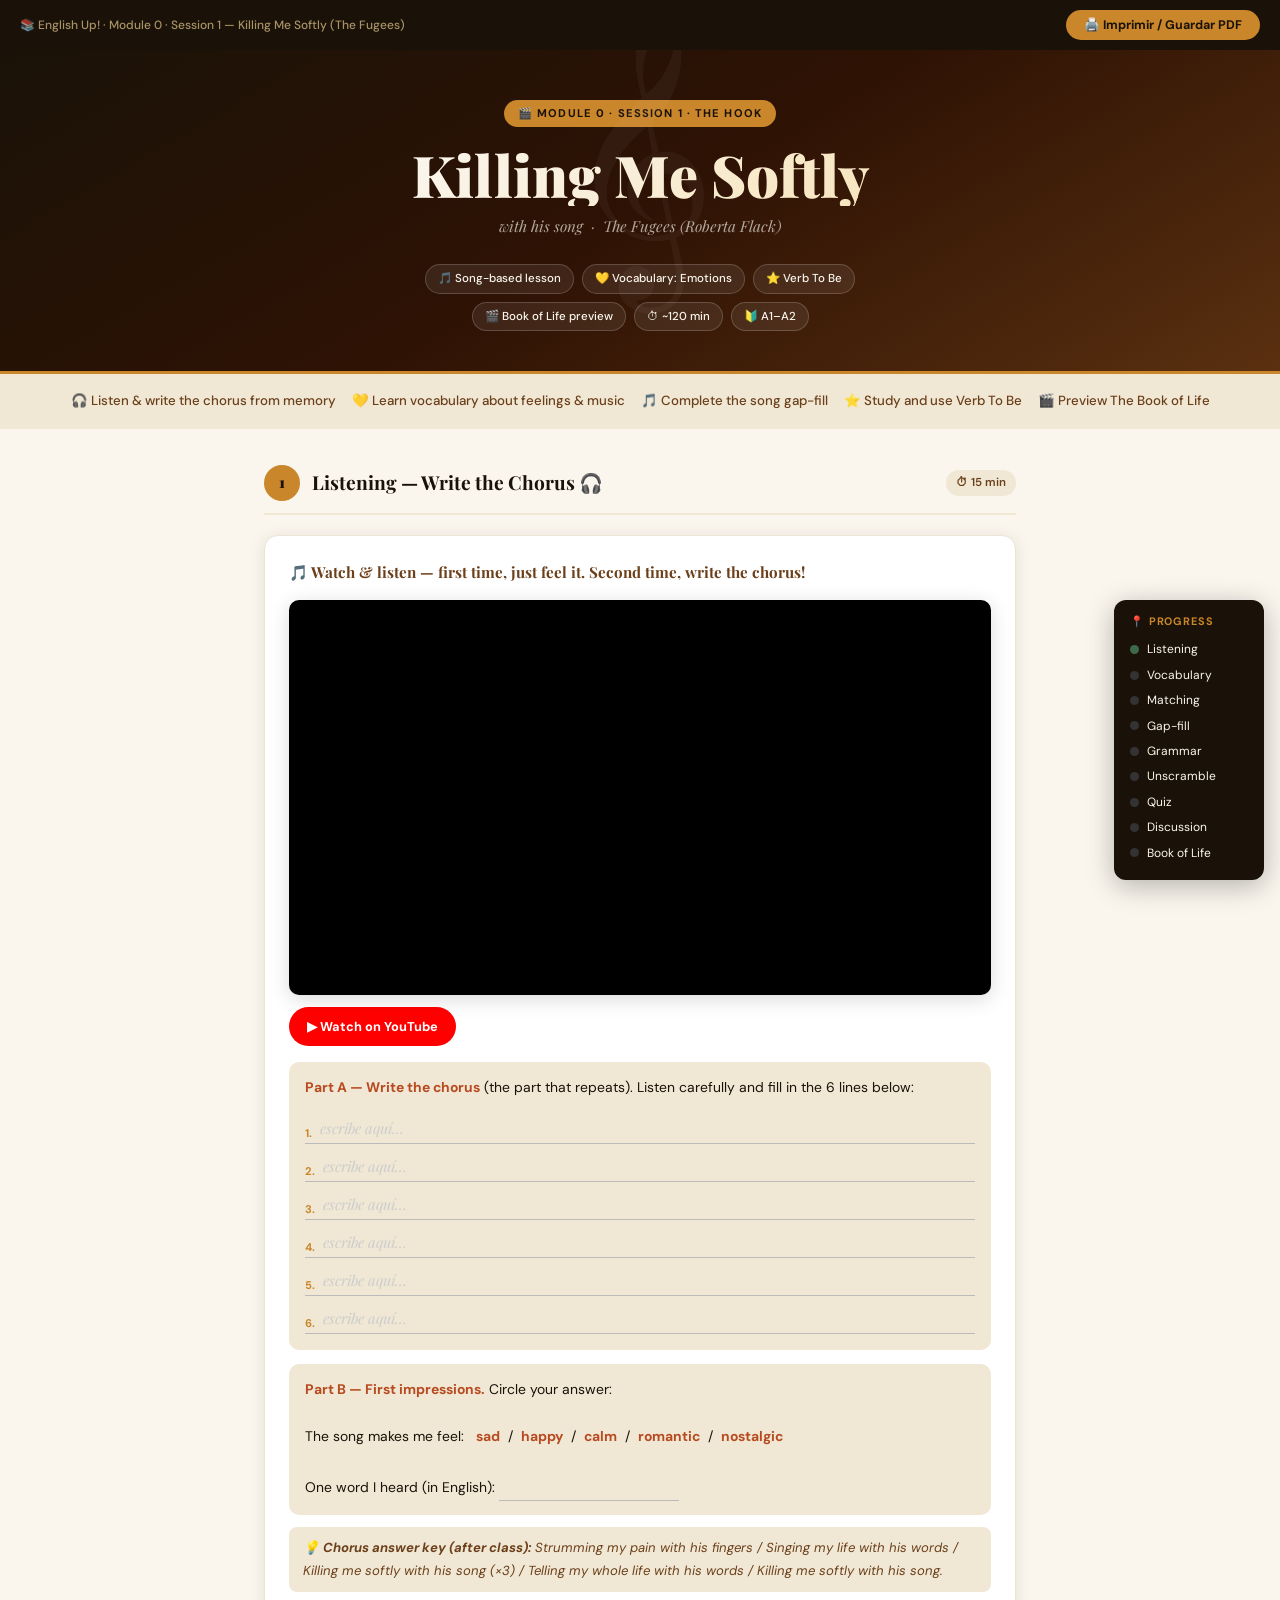
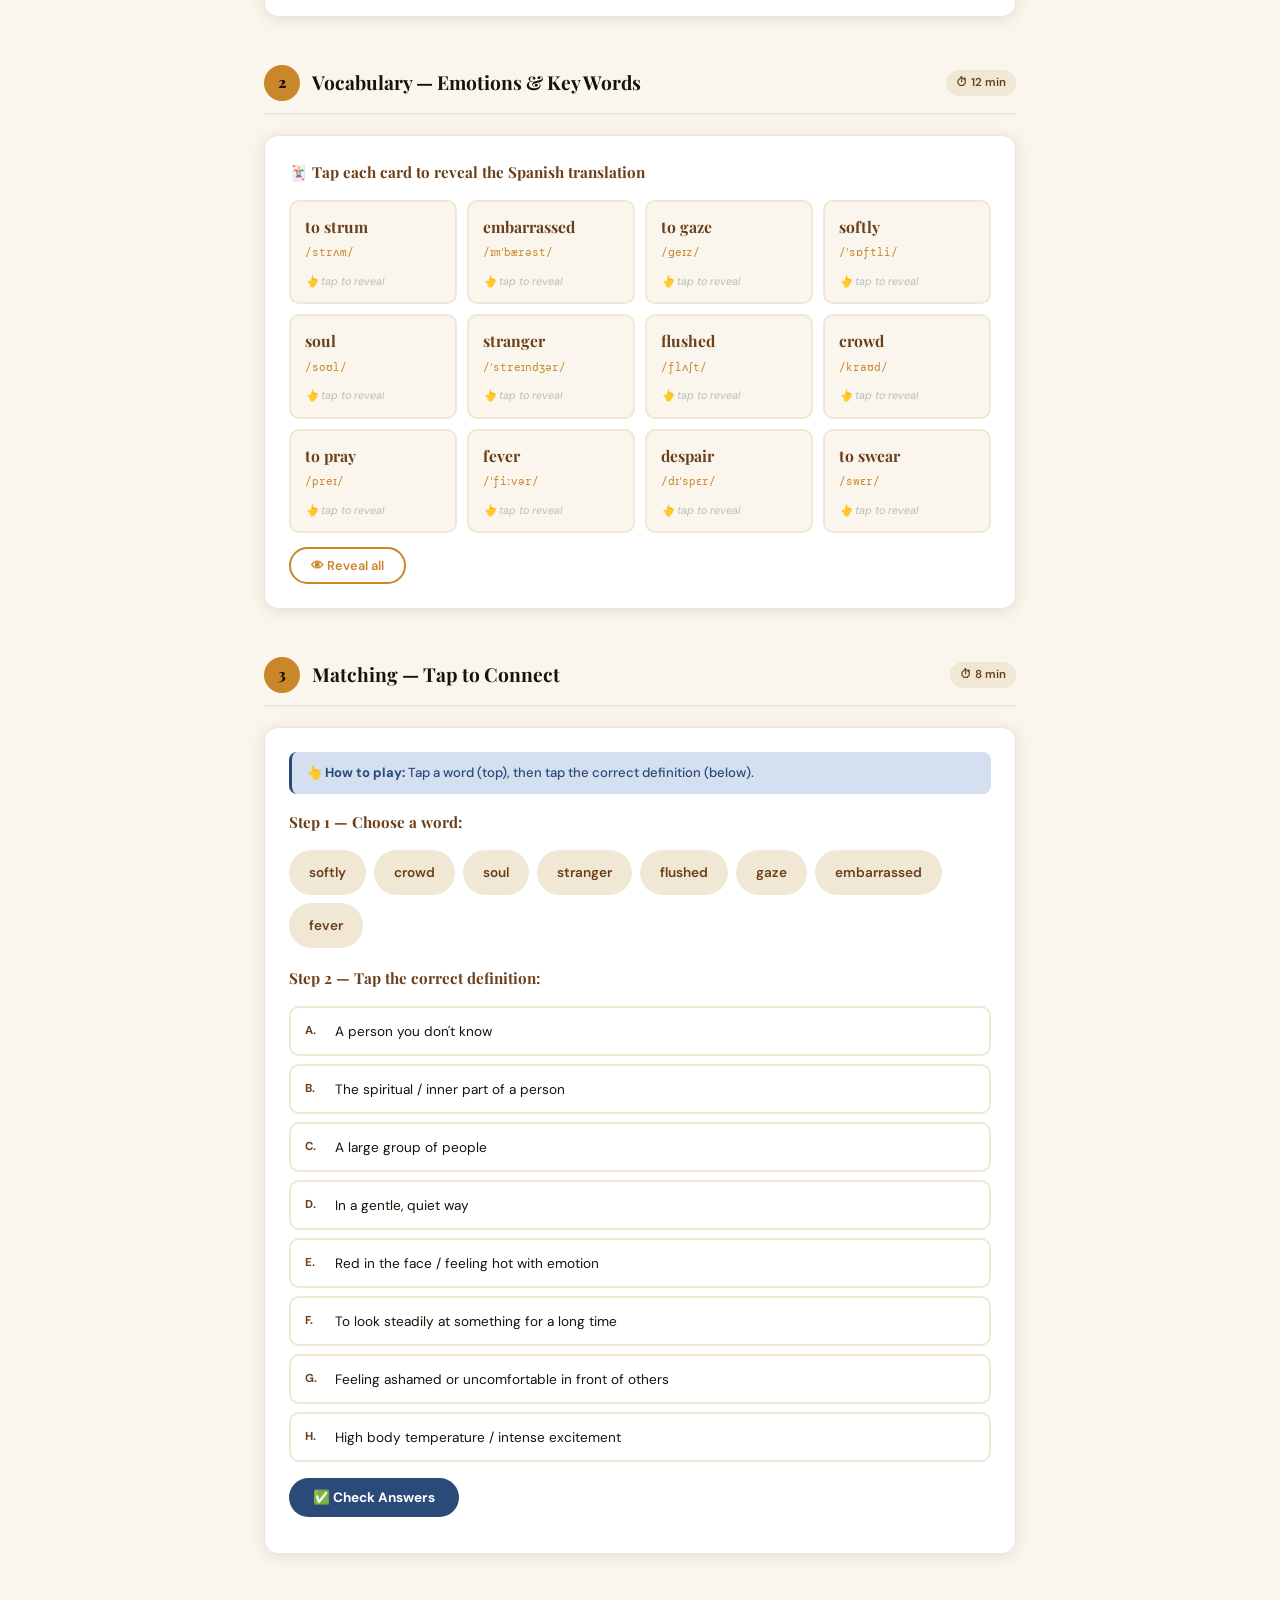
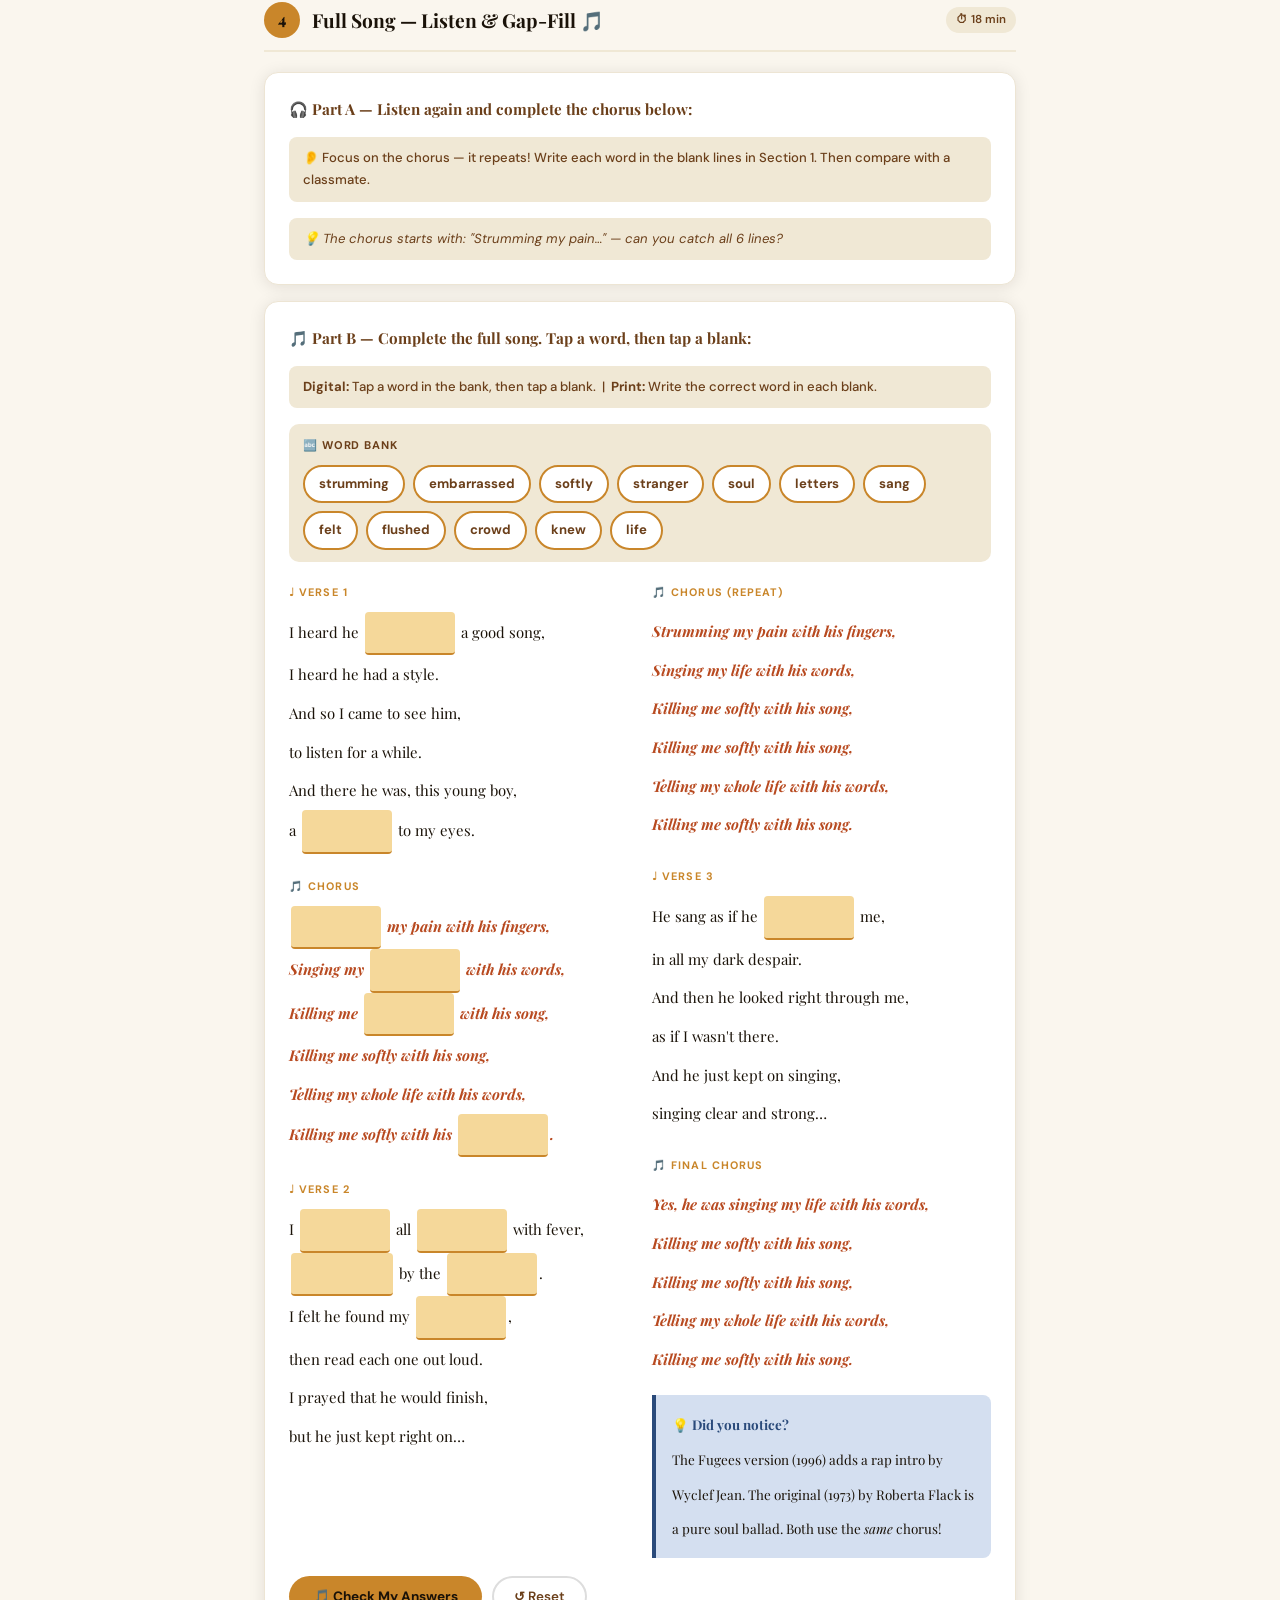
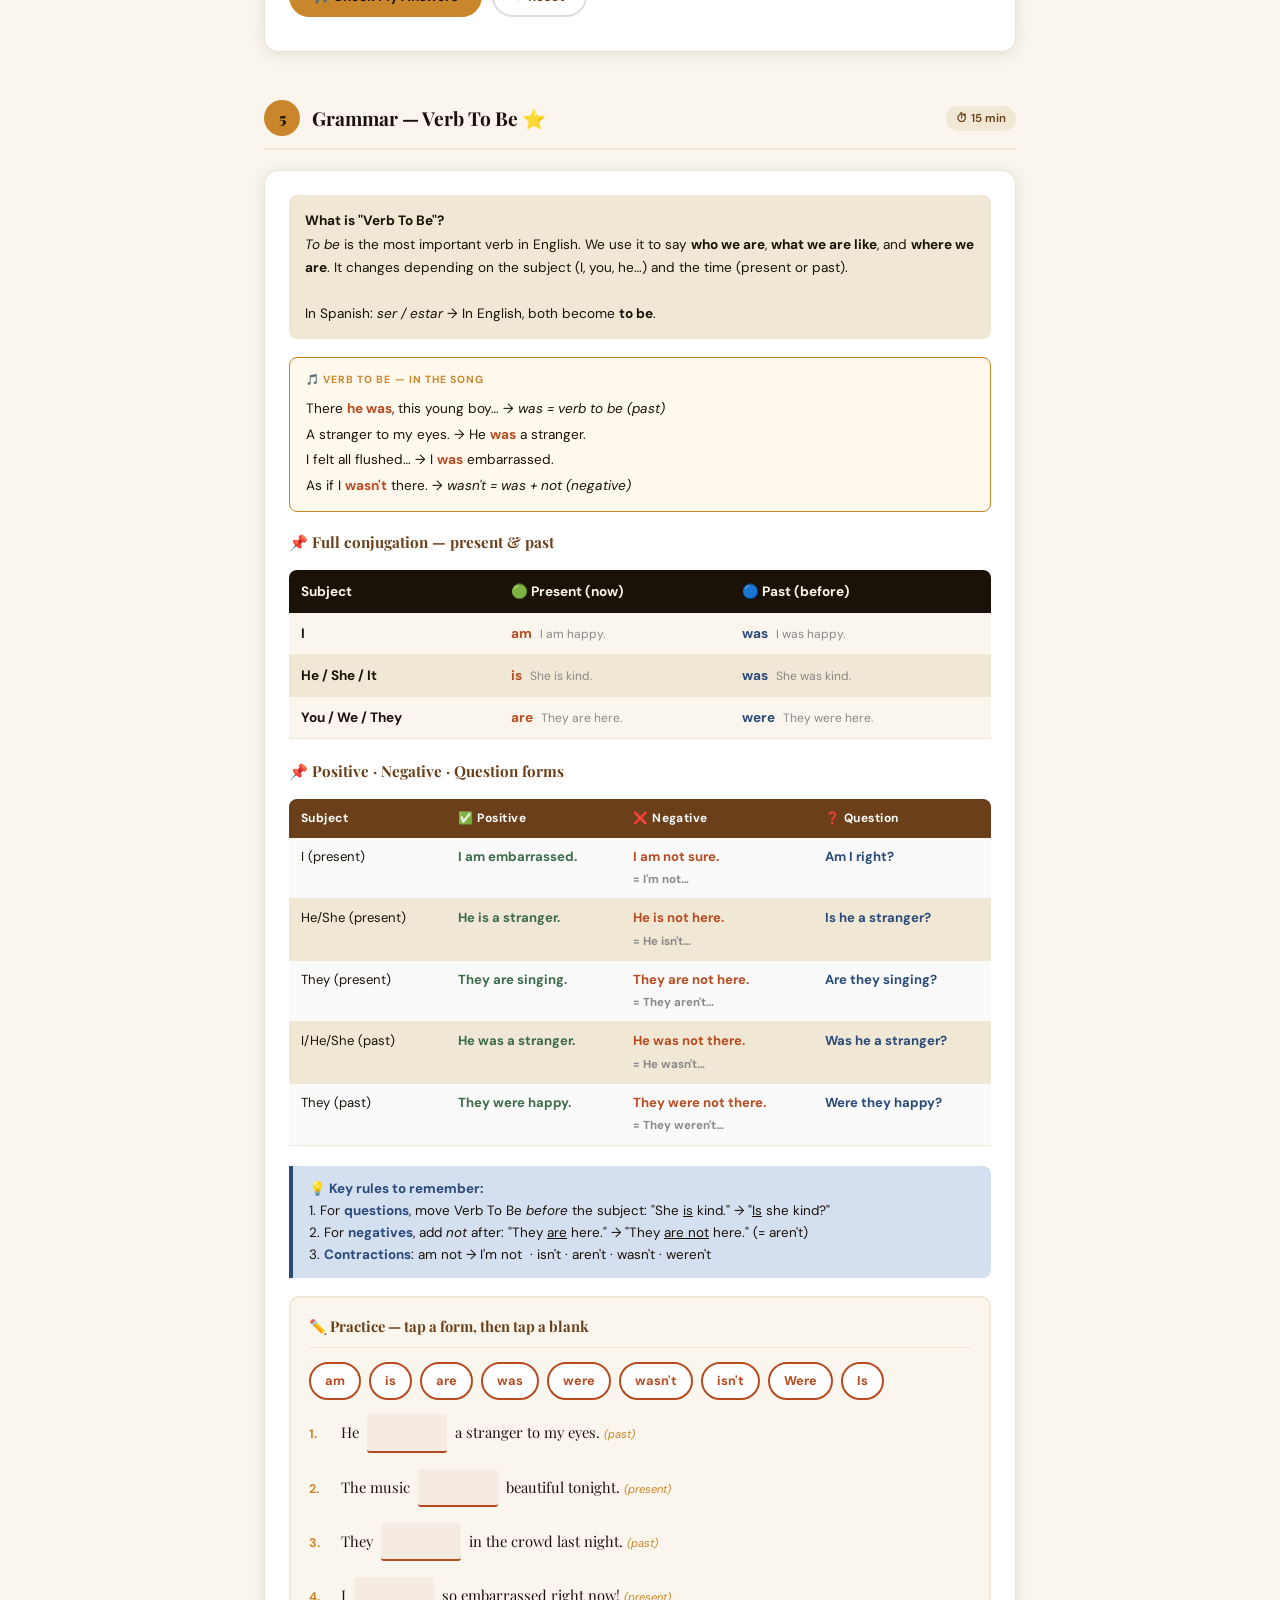
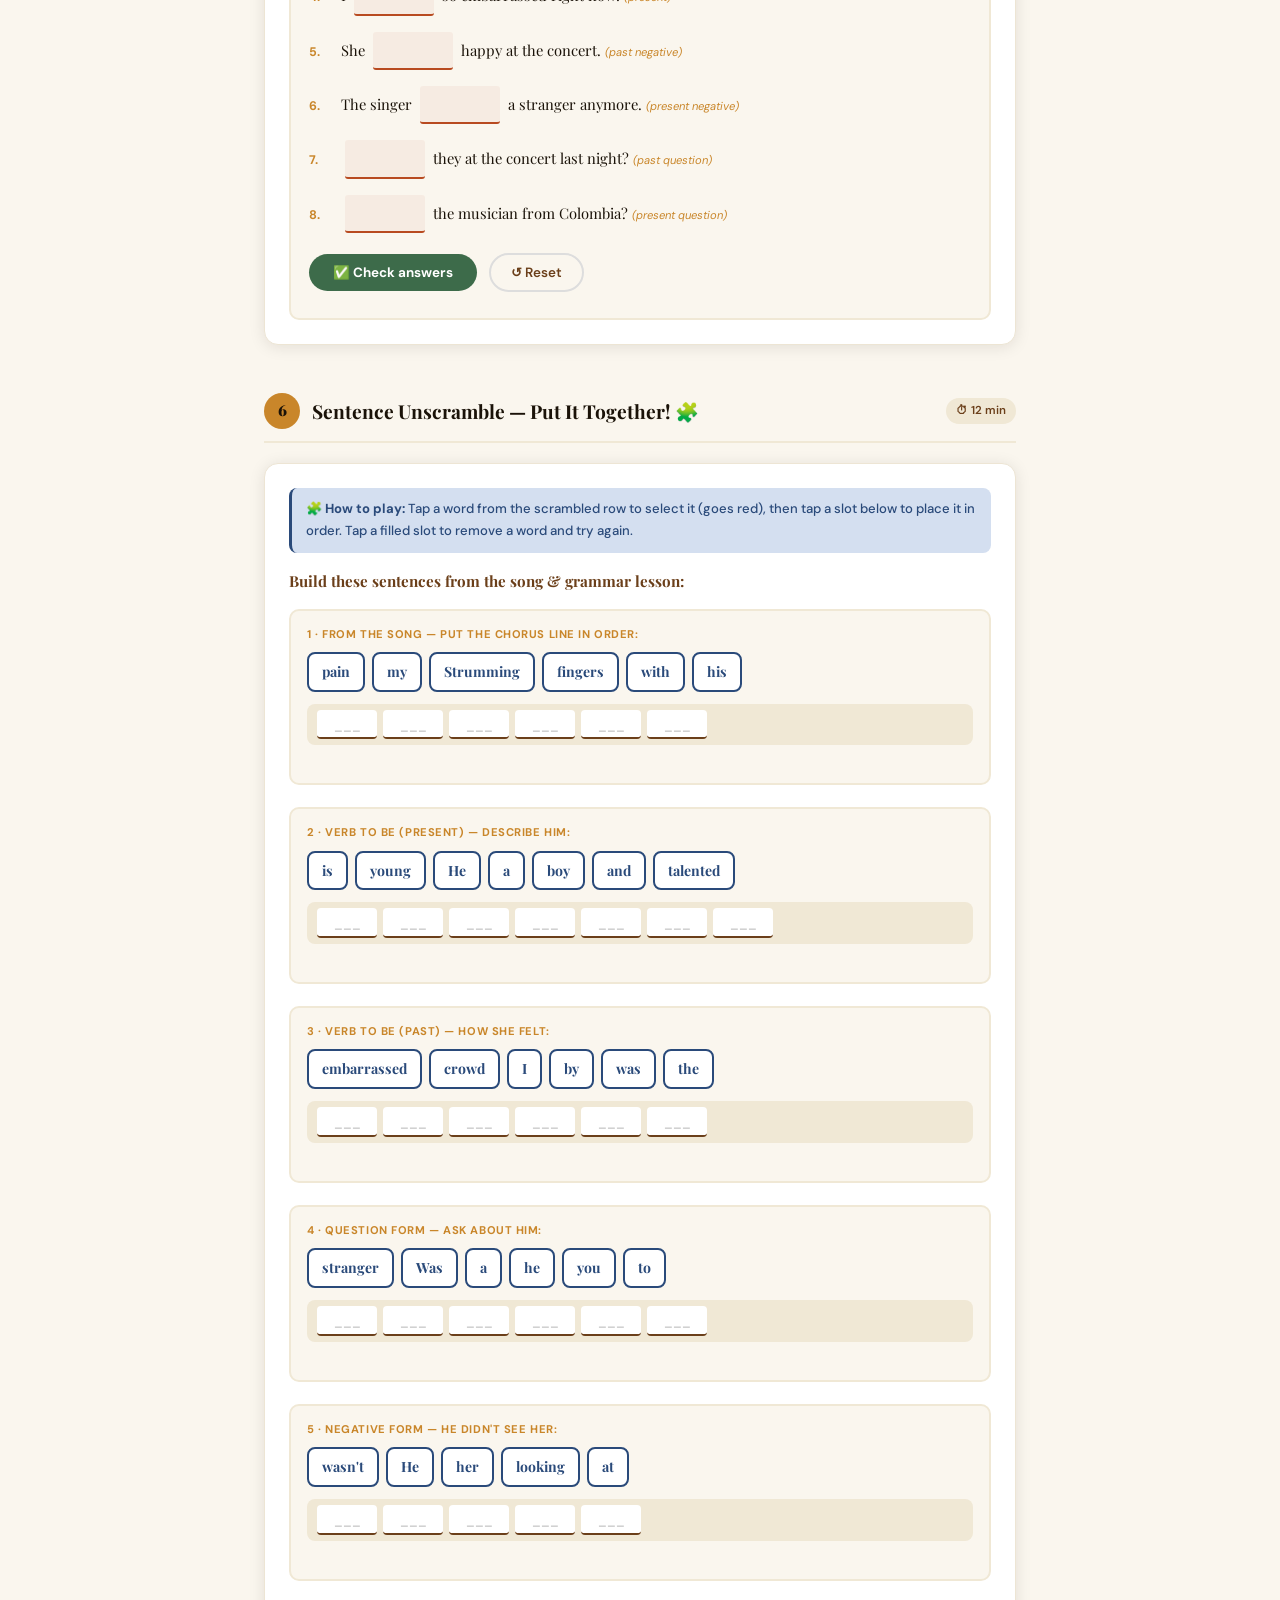
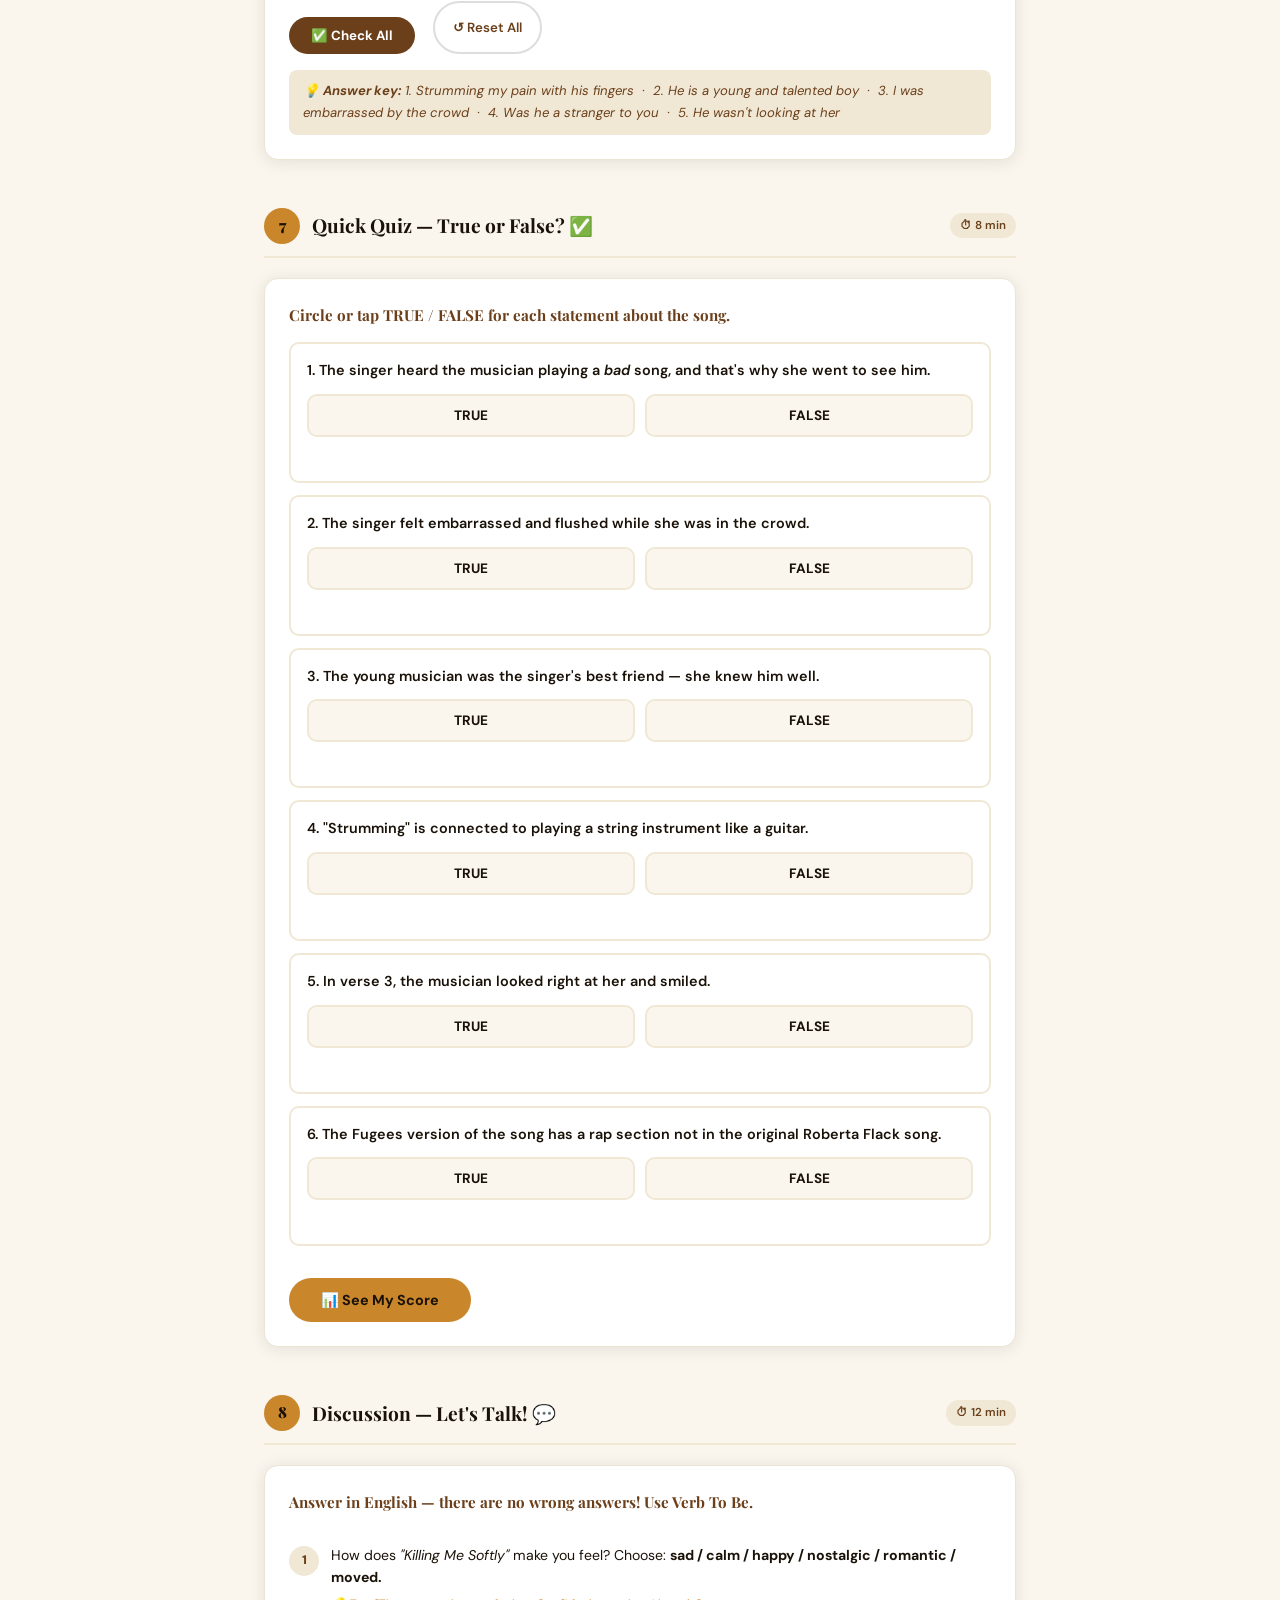
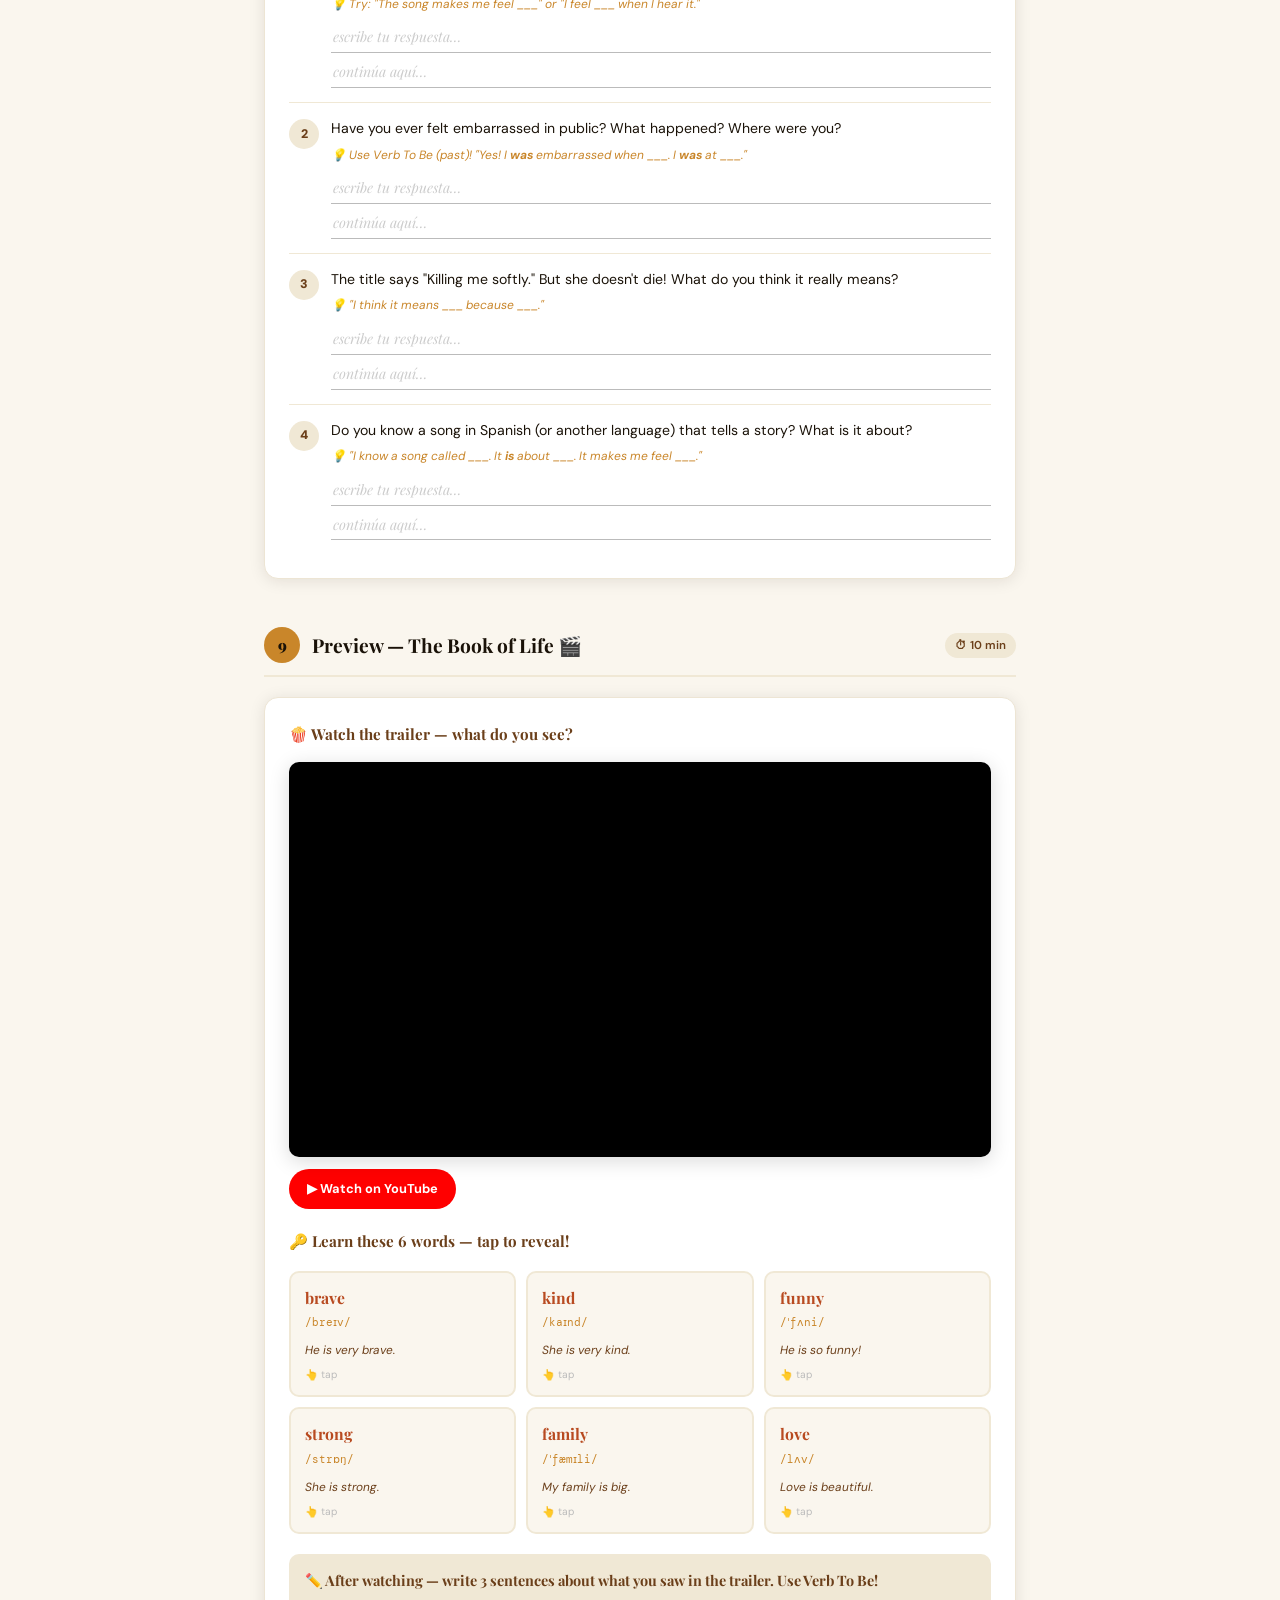
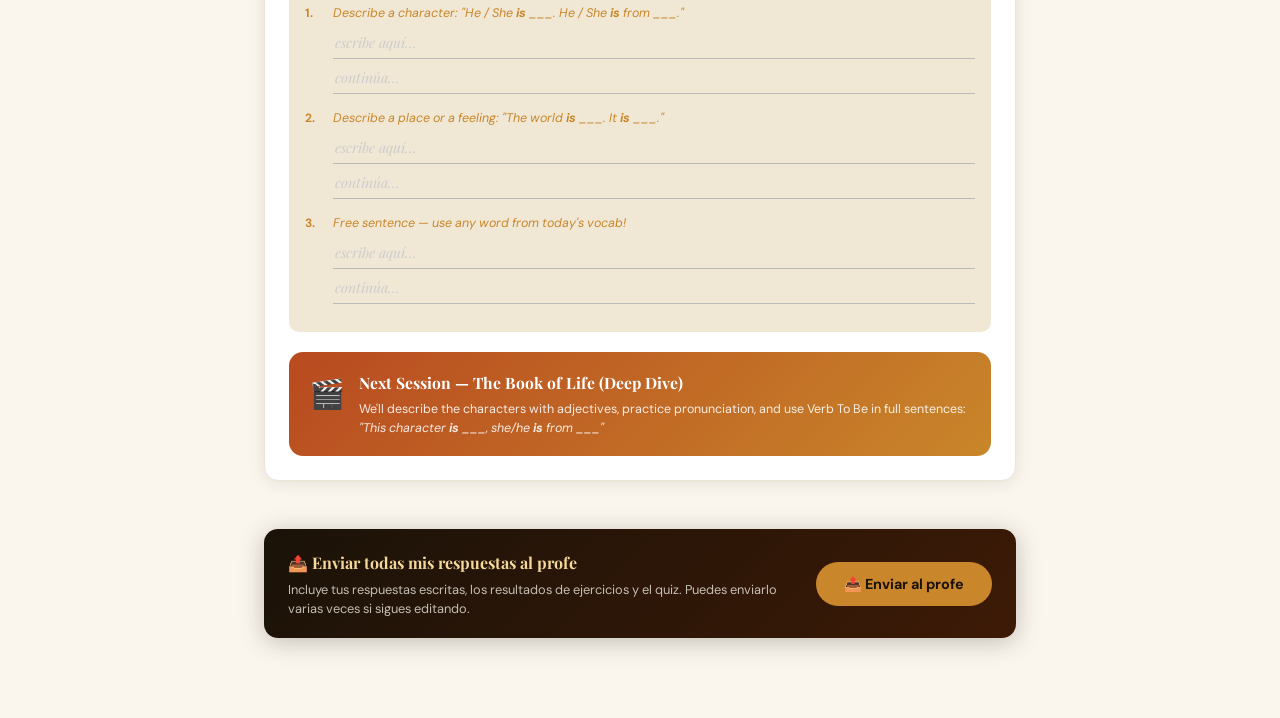
<file: lessons/mod0/session1.html>
<!DOCTYPE html>
<html lang="en">
<head>
<meta charset="UTF-8"/>
<meta name="viewport" content="width=device-width, initial-scale=1.0"/>
<title>Module 0 · Session 1 — Killing Me Softly · 120 min</title>
<link rel="preconnect" href="https://fonts.googleapis.com"/>
<link rel="preconnect" href="https://fonts.gstatic.com" crossorigin/>
<link href="https://fonts.googleapis.com/css2?family=Playfair+Display:ital,wght@0,700;0,900;1,400;1,700&family=DM+Sans:wght@300;400;500;600&family=DM+Mono:wght@400;500&display=swap" rel="stylesheet"/>

<style>
*, *::before, *::after { box-sizing: border-box; margin: 0; padding: 0; }

:root {
  --cream:     #FAF6EE;
  --parchment: #F0E8D5;
  --ink:       #1A1208;
  --brown:     #6B3F1A;
  --gold:      #C9862A;
  --gold-lt:   #F5D89A;
  --rust:      #B84A20;
  --sage:      #3D6B4A;
  --sage-lt:   #D1E8D8;
  --blue:      #2A4A7A;
  --blue-lt:   #D4DFF0;
  --radius:    14px;
  --shadow:    0 2px 16px rgba(26,18,8,0.10);
  --font-h:    'Playfair Display', Georgia, serif;
  --font-b:    'DM Sans', sans-serif;
  --font-m:    'DM Mono', monospace;
}

html { scroll-behavior: smooth; }
body {
  font-family: var(--font-b);
  background: var(--cream);
  color: var(--ink);
  line-height: 1.7;
  font-size: 16px;
  -webkit-font-smoothing: antialiased;
}

/* ── PRINT BAR ── */
.print-bar {
  background: var(--ink);
  color: var(--gold-lt);
  display: flex;
  align-items: center;
  justify-content: space-between;
  padding: 10px 20px;
  font-size: .78rem;
  font-weight: 500;
  gap: 10px;
  flex-wrap: wrap;
}
.print-bar span { opacity: .65; font-size: .75rem; }
.btn-print {
  background: var(--gold);
  color: var(--ink);
  border: none;
  padding: 7px 18px;
  border-radius: 99px;
  font-weight: 700;
  font-size: .78rem;
  cursor: pointer;
  font-family: var(--font-b);
  transition: background .2s;
  white-space: nowrap;
}
.btn-print:hover { background: var(--gold-lt); }

/* ── HERO ── */
.hero {
  background: linear-gradient(150deg, #1A1208 0%, #2E1204 50%, #5A3010 100%);
  color: var(--cream);
  padding: 48px 20px 40px;
  text-align: center;
  position: relative;
  overflow: hidden;
}
.hero::before {
  content: '𝄞';
  position: absolute;
  top: -30px;
  left: 50%;
  transform: translateX(-50%);
  font-size: 260px;
  opacity: .04;
  pointer-events: none;
  line-height: 1;
}
.hero-badge {
  display: inline-block;
  background: var(--gold);
  color: var(--ink);
  font-size: .7rem;
  font-weight: 700;
  letter-spacing: .1em;
  text-transform: uppercase;
  padding: 4px 14px;
  border-radius: 99px;
  margin-bottom: 16px;
}
.hero h1 {
  font-family: var(--font-h);
  font-size: clamp(2.2rem, 8vw, 3.6rem);
  font-weight: 900;
  line-height: 1.1;
  background: linear-gradient(135deg, #FAF6EE 30%, #F5D89A 100%);
  -webkit-background-clip: text;
  -webkit-text-fill-color: transparent;
  background-clip: text;
  margin-bottom: 8px;
}
.hero-sub { font-size: .95rem; opacity: .65; margin-bottom: 24px; font-style: italic; font-family: var(--font-h); }
.hero-tags { display: flex; gap: 8px; justify-content: center; flex-wrap: wrap; max-width: 520px; margin: 0 auto; }
.tag {
  background: rgba(255,255,255,.08);
  border: 1px solid rgba(255,255,255,.18);
  color: var(--cream);
  font-size: .72rem;
  font-weight: 500;
  padding: 4px 12px;
  border-radius: 99px;
}

/* ── OBJECTIVES ── */
.objectives-bar {
  background: var(--parchment);
  border-top: 3px solid var(--gold);
  padding: 16px 20px;
  display: flex;
  gap: 16px;
  flex-direction: column;
}
@media (min-width: 600px) {
  .objectives-bar { flex-direction: row; flex-wrap: wrap; justify-content: center; }
}
.obj-item { display: flex; align-items: center; gap: 8px; font-size: .83rem; font-weight: 500; color: var(--brown); }

/* ── LAYOUT ── */
.page { max-width: 800px; margin: 0 auto; padding: 28px 16px 80px; }
@media (min-width: 600px) { .page { padding: 36px 24px 80px; } }

/* ── SECTION HEADER ── */
.section-header {
  display: flex;
  align-items: center;
  gap: 12px;
  margin-bottom: 20px;
  padding-bottom: 12px;
  border-bottom: 2px solid var(--parchment);
}
.section-num {
  width: 36px; height: 36px;
  border-radius: 50%;
  background: var(--gold);
  color: var(--ink);
  font-weight: 900;
  font-size: .95rem;
  display: flex; align-items: center; justify-content: center;
  flex-shrink: 0;
  font-family: var(--font-h);
}
.section-title { font-family: var(--font-h); font-size: 1.2rem; font-weight: 700; line-height: 1.3; }
.section-time {
  margin-left: auto;
  font-size: .72rem;
  font-weight: 600;
  color: var(--brown);
  background: var(--parchment);
  padding: 3px 10px;
  border-radius: 99px;
  white-space: nowrap;
  flex-shrink: 0;
}
section { margin-bottom: 48px; }

/* ── CARD ── */
.card {
  background: white;
  border: 1px solid #EDE5D4;
  border-radius: var(--radius);
  padding: 20px;
  box-shadow: var(--shadow);
  margin-bottom: 16px;
}
@media (min-width: 600px) { .card { padding: 24px; } }
.card-title { font-family: var(--font-h); font-size: .95rem; font-weight: 700; margin-bottom: 14px; color: var(--brown); }

/* ── VIDEO ── */
.video-wrap {
  position: relative;
  padding-bottom: 56.25%;
  height: 0;
  border-radius: 10px;
  overflow: hidden;
  box-shadow: 0 4px 20px rgba(0,0,0,.15);
  background: #000;
}
.video-wrap iframe { position: absolute; inset: 0; width: 100%; height: 100%; border: none; }
.video-links { display: flex; gap: 10px; margin-top: 12px; flex-wrap: wrap; }
.btn-yt {
  display: inline-flex; align-items: center; gap: 7px;
  background: #FF0000; color: white; text-decoration: none;
  padding: 9px 18px; border-radius: 99px; font-weight: 700;
  font-size: .8rem; font-family: var(--font-b); transition: background .2s;
}
.btn-yt:hover { background: #CC0000; }
.btn-yt-alt {
  display: inline-flex; align-items: center; gap: 7px;
  background: none; border: 2px solid var(--brown); color: var(--brown);
  text-decoration: none; padding: 8px 18px; border-radius: 99px;
  font-weight: 700; font-size: .8rem; font-family: var(--font-b); transition: all .2s;
}
.btn-yt-alt:hover { background: var(--brown); color: white; }

/* ── LISTENING TASK ── */
.listen-task {
  background: var(--parchment);
  border-radius: 10px;
  padding: 14px 16px;
  margin-top: 16px;
  font-size: .87rem;
}
.listen-task strong { color: var(--rust); }
.write-lines { display: flex; flex-direction: column; gap: 4px; margin-top: 12px; }

/* ── VOCAB GRID ── */
.vocab-grid { display: grid; grid-template-columns: repeat(2, 1fr); gap: 10px; }
@media (min-width: 480px) { .vocab-grid { grid-template-columns: repeat(3, 1fr); } }
@media (min-width: 720px) { .vocab-grid { grid-template-columns: repeat(4, 1fr); } }
.vocab-card {
  background: var(--cream);
  border: 2px solid var(--parchment);
  border-radius: 10px;
  padding: 12px 14px;
  cursor: pointer;
  transition: all .2s;
  position: relative;
  -webkit-tap-highlight-color: transparent;
  min-height: 90px;
}
.vocab-card:hover, .vocab-card:active { border-color: var(--gold); transform: translateY(-2px); box-shadow: 0 4px 14px rgba(201,134,42,.18); }
.vocab-card.revealed { border-color: var(--gold); background: var(--gold-lt); }
.vocab-card.revealed .vocab-translation { opacity: 1; max-height: 40px; }
.vocab-card.revealed .vocab-hint { display: none; }
.vocab-word { font-family: var(--font-h); font-size: .98rem; font-weight: 700; color: var(--brown); }
.vocab-pron { font-family: var(--font-m); font-size: .68rem; color: var(--gold); margin: 3px 0; }
.vocab-translation { font-size: .78rem; color: var(--blue); font-weight: 600; opacity: 0; max-height: 0; overflow: hidden; transition: all .3s; margin-top: 4px; }
.vocab-hint { font-size: .67rem; color: #bbb; margin-top: 6px; font-style: italic; }
.reveal-all-btn {
  display: inline-block; margin-top: 14px;
  background: none; border: 2px solid var(--gold); color: var(--gold);
  padding: 8px 20px; border-radius: 99px; cursor: pointer;
  font-family: var(--font-b); font-weight: 600; font-size: .8rem; transition: all .2s;
}
.reveal-all-btn:hover { background: var(--gold); color: var(--ink); }

/* ── MATCHING ── */
.match-instructions {
  background: var(--blue-lt); border-radius: 8px; padding: 10px 14px;
  font-size: .82rem; color: var(--blue); font-weight: 500;
  margin-bottom: 16px; border-left: 3px solid var(--blue);
}
.match-words-row { display: flex; flex-wrap: wrap; gap: 8px; margin-bottom: 18px; }
.match-chip {
  background: var(--parchment); border: 2px solid transparent; border-radius: 99px;
  padding: 9px 18px; cursor: pointer; font-size: .85rem; font-weight: 600;
  color: var(--brown); font-family: var(--font-b); transition: all .2s;
  -webkit-tap-highlight-color: transparent; user-select: none;
}
.match-chip:hover, .match-chip:active { border-color: var(--gold); background: var(--gold-lt); }
.match-chip.chip-selected { background: var(--rust); color: white; border-color: var(--rust); }
.match-chip.chip-used { opacity: .3; pointer-events: none; text-decoration: line-through; }
.match-defs { display: flex; flex-direction: column; gap: 8px; }
.match-def-row {
  display: flex; align-items: center; gap: 10px;
  background: white; border: 2px solid var(--parchment); border-radius: 10px;
  padding: 10px 14px; cursor: pointer; transition: all .2s; min-height: 50px;
  -webkit-tap-highlight-color: transparent;
}
.match-def-row:hover { border-color: var(--gold); }
.match-def-row.def-hover { border-color: var(--gold); background: var(--gold-lt); }
.match-def-row.correct { border-color: var(--sage); background: var(--sage-lt); cursor: default; }
.match-def-row.wrong   { border-color: var(--rust); background: #FDECEA; }
.match-def-letter { font-size: .72rem; font-weight: 700; color: var(--brown); min-width: 20px; flex-shrink: 0; }
.match-def-text { font-size: .85rem; color: var(--ink); flex: 1; }
.match-def-placed {
  font-size: .8rem; font-weight: 700; color: var(--blue);
  background: var(--blue-lt); padding: 3px 10px; border-radius: 99px;
  white-space: nowrap; flex-shrink: 0; display: none;
}
.match-def-row.correct .match-def-placed { color: var(--sage); background: var(--sage-lt); display: inline-block; }
.match-def-row.wrong   .match-def-placed { color: var(--rust); background: #FDECEA; display: inline-block; }
.match-check-btn {
  margin-top: 16px; background: var(--blue); color: white; border: none;
  padding: 11px 24px; border-radius: 99px; cursor: pointer;
  font-family: var(--font-b); font-weight: 700; font-size: .85rem; transition: background .2s; width: 100%;
}
@media (min-width: 400px) { .match-check-btn { width: auto; } }
.match-check-btn:hover { background: var(--brown); }
#match-feedback { margin-top: 12px; font-size: .85rem; font-weight: 700; }

/* ── WORD BANK ── */
.word-bank-wrap { background: var(--parchment); border-radius: 10px; padding: 12px 14px; margin-bottom: 16px; }
.word-bank-label { font-size: .7rem; font-weight: 700; text-transform: uppercase; letter-spacing: .08em; color: var(--brown); margin-bottom: 10px; }
.word-bank { display: flex; gap: 8px; flex-wrap: wrap; }
.word-chip {
  background: white; border: 2px solid var(--gold); border-radius: 99px;
  padding: 6px 14px; cursor: pointer; font-family: var(--font-b);
  font-weight: 700; font-size: .82rem; color: var(--brown); transition: all .2s;
  user-select: none; -webkit-tap-highlight-color: transparent;
}
.word-chip:hover, .word-chip:active { background: var(--gold); color: var(--ink); }
.word-chip.selected-chip { background: var(--rust); border-color: var(--rust); color: white; }
.word-chip.used { opacity: .25; pointer-events: none; text-decoration: line-through; }

/* ── LYRICS ── */
.lyrics-instructions {
  background: var(--parchment); border-radius: 8px; padding: 10px 14px;
  font-size: .82rem; color: var(--brown); font-weight: 500; margin-bottom: 16px;
}
.lyrics-columns { display: flex; flex-direction: column; gap: 24px; }
@media (min-width: 620px) { .lyrics-columns { flex-direction: row; } .lyrics-col { flex: 1; } }
.lyrics-wrap { font-family: var(--font-h); line-height: 2.6; font-size: .93rem; }
.verse-label {
  font-size: .68rem; font-weight: 700; text-transform: uppercase; letter-spacing: .1em;
  color: var(--gold); margin: 18px 0 6px; font-family: var(--font-b);
}
.verse-label:first-child { margin-top: 0; }
.lyric-line { display: block; }
.lyric-line.chorus-line { color: var(--rust); font-weight: 700; font-style: italic; }
.gap-blank {
  display: inline-block; min-width: 90px; border-bottom: 2.5px solid var(--gold);
  padding: 2px 8px; margin: 0 2px; background: var(--gold-lt); border-radius: 4px;
  cursor: pointer; font-weight: 700; color: transparent; text-align: center;
  transition: all .2s; font-family: var(--font-h); font-size: .9rem;
  -webkit-tap-highlight-color: transparent; user-select: none;
}
.gap-blank:hover, .gap-blank.active-blank { border-color: var(--rust); background: #FDECEA; transform: scale(1.05); }
.gap-blank.filled  { color: var(--brown); background: var(--gold-lt); }
.gap-blank.correct-ans { color: var(--sage); background: var(--sage-lt); border-color: var(--sage); cursor: default; }
.gap-blank.wrong-ans   { color: var(--rust); background: #FDECEA;     border-color: var(--rust); animation: shake .4s; }
.lyrics-actions { display: flex; gap: 10px; margin-top: 18px; flex-wrap: wrap; }
.lyrics-check-btn {
  background: var(--gold); color: var(--ink); border: none; padding: 11px 24px;
  border-radius: 99px; cursor: pointer; font-family: var(--font-b); font-weight: 700; font-size: .85rem; transition: all .2s;
}
.lyrics-check-btn:hover { background: var(--gold-lt); }
.lyrics-reset-btn {
  background: none; border: 2px solid #DDD; color: var(--brown); padding: 10px 20px;
  border-radius: 99px; cursor: pointer; font-family: var(--font-b); font-weight: 600; font-size: .84rem; transition: all .2s;
}
.lyrics-reset-btn:hover { border-color: var(--brown); }
#lyrics-score { margin-top: 10px; font-weight: 700; font-size: .85rem; }

/* ── GRAMMAR ── */
.grammar-intro {
  background: var(--parchment); border-radius: 8px; padding: 14px 16px;
  font-size: .85rem; line-height: 1.7; margin-bottom: 18px;
}
.grammar-song-examples {
  background: #FFF8EC; border: 1.5px solid var(--gold); border-radius: 8px;
  padding: 12px 16px; margin-bottom: 18px; font-size: .85rem; line-height: 1.9;
}
.ex-label {
  font-size: .65rem; font-weight: 700; text-transform: uppercase; letter-spacing: .1em; color: var(--gold); margin-bottom: 6px;
}
.grammar-table { width: 100%; border-collapse: collapse; font-size: .85rem; margin-bottom: 20px; }
.grammar-table th { background: var(--ink); color: var(--cream); padding: 10px 12px; text-align: left; }
.grammar-table th:first-child { border-radius: 8px 0 0 0; } .grammar-table th:last-child  { border-radius: 0 8px 0 0; }
.grammar-table td { padding: 9px 12px; border-bottom: 1px solid var(--parchment); }
.grammar-table tr:nth-child(odd) td  { background: var(--cream); }
.grammar-table tr:nth-child(even) td { background: var(--parchment); }
.grammar-full-table { width: 100%; border-collapse: collapse; font-size: .82rem; margin-bottom: 20px; }
.grammar-full-table th { background: var(--brown); color: white; padding: 9px 12px; text-align: left; font-size: .75rem; letter-spacing: .04em; }
.grammar-full-table th:first-child { border-radius: 8px 0 0 0; } .grammar-full-table th:last-child { border-radius: 0 8px 0 0; }
.grammar-full-table td { padding: 8px 12px; border-bottom: 1px solid var(--parchment); vertical-align: top; }
.grammar-full-table tr:nth-child(odd) td  { background: #FAFAFA; }
.grammar-full-table tr:nth-child(even) td { background: var(--parchment); }
.grammar-full-table .col-pos { color: var(--sage); font-weight: 700; }
.grammar-full-table .col-neg { color: var(--rust); font-weight: 700; }
.grammar-full-table .col-q   { color: var(--blue); font-weight: 700; }
.grammar-rule-box {
  background: var(--blue-lt); border-left: 4px solid var(--blue);
  border-radius: 0 8px 8px 0; padding: 12px 16px; font-size: .84rem; margin-bottom: 18px; line-height: 1.65;
}
.grammar-rule-box strong { color: var(--blue); }
.grammar-practice { background: var(--cream); border: 2px solid var(--parchment); border-radius: 10px; padding: 16px 18px; }
.grammar-practice .gp-title { font-family: var(--font-h); font-weight: 700; font-size: .92rem; color: var(--brown); margin-bottom: 14px; border-bottom: 1px solid var(--parchment); padding-bottom: 8px; }
.gp-item { display: flex; align-items: baseline; gap: 10px; margin-bottom: 16px; font-family: var(--font-h); font-size: .92rem; line-height: 2.2; }
.gp-num { min-width: 22px; font-weight: 700; color: var(--gold); font-family: var(--font-b); font-size: .78rem; }
.gp-blank {
  display: inline-block; min-width: 80px; border-bottom: 2px solid var(--rust);
  margin: 0 4px; background: rgba(184,74,32,.06); border-radius: 3px; padding: 2px 8px;
  cursor: pointer; font-weight: 700; color: transparent; text-align: center; transition: all .2s;
  font-family: var(--font-h); -webkit-tap-highlight-color: transparent; user-select: none;
}
.gp-blank:hover { border-color: var(--gold); background: var(--gold-lt); }
.gp-blank.gp-filled  { color: var(--rust); background: rgba(184,74,32,.1); }
.gp-blank.gp-correct { color: var(--sage); background: var(--sage-lt); border-color: var(--sage); cursor: default; }
.gp-blank.gp-wrong   { color: var(--rust); background: #FDECEA;    border-color: var(--rust); animation: shake .4s; }
.gp-hint { font-family: var(--font-b); font-size: .7rem; color: var(--gold); font-style: italic; }
.gp-wordbank { display: flex; flex-wrap: wrap; gap: 8px; margin-bottom: 14px; }
.gp-chip {
  background: white; border: 2px solid var(--rust); color: var(--rust); border-radius: 99px;
  padding: 6px 14px; cursor: pointer; font-weight: 700; font-size: .8rem;
  font-family: var(--font-b); transition: all .2s; user-select: none; -webkit-tap-highlight-color: transparent;
}
.gp-chip:hover { background: var(--rust); color: white; }
.gp-chip.gp-chip-sel  { background: var(--rust); color: white; }
.gp-chip.gp-chip-used { opacity: .25; pointer-events: none; text-decoration: line-through; }
.gp-check-btn {
  background: var(--sage); color: white; border: none; padding: 10px 24px;
  border-radius: 99px; cursor: pointer; font-family: var(--font-b); font-weight: 700; font-size: .84rem; transition: background .2s; margin-top: 4px;
}
.gp-check-btn:hover { background: var(--brown); }
.gp-reset-btn {
  background: none; border: 2px solid #DDD; color: var(--brown); padding: 9px 20px;
  border-radius: 99px; cursor: pointer; font-family: var(--font-b); font-weight: 600;
  font-size: .84rem; transition: all .2s; margin-top: 4px; margin-left: 8px;
}
.gp-reset-btn:hover { border-color: var(--brown); }
#gp-score { margin-top: 10px; font-weight: 700; font-size: .85rem; }

/* ── QUIZ ── */
.quiz-card { background: white; border: 2px solid var(--parchment); border-radius: 10px; padding: 16px; margin-bottom: 12px; }
.quiz-q { font-weight: 600; font-size: .9rem; margin-bottom: 12px; line-height: 1.5; }
.tf-btns { display: grid; grid-template-columns: 1fr 1fr; gap: 10px; }
.tf-btn {
  padding: 11px 8px; border-radius: 10px; border: 2px solid var(--parchment);
  cursor: pointer; font-weight: 700; font-size: .85rem; font-family: var(--font-b);
  background: var(--cream); transition: all .2s; color: var(--ink); -webkit-tap-highlight-color: transparent;
}
.tf-btn:hover, .tf-btn:active { border-color: var(--blue); background: var(--blue-lt); }
.tf-btn.sel-t  { background: var(--blue-lt); border-color: var(--blue); color: var(--blue); }
.tf-btn.sel-f  { background: #FDECEA; border-color: var(--rust); color: var(--rust); }
.tf-btn.correct { background: var(--sage-lt) !important; border-color: var(--sage) !important; color: var(--sage) !important; }
.tf-btn.wrong   { background: #FDECEA !important; border-color: var(--rust) !important; color: var(--rust) !important; }
.quiz-feedback  { font-size: .78rem; margin-top: 10px; font-weight: 600; min-height: 18px; line-height: 1.4; }
.quiz-submit-btn {
  background: var(--gold); color: var(--ink); border: none; padding: 13px 32px;
  border-radius: 99px; cursor: pointer; font-family: var(--font-b); font-weight: 700;
  font-size: .9rem; margin-top: 20px; transition: all .2s; width: 100%;
}
@media (min-width: 400px) { .quiz-submit-btn { width: auto; } }
.quiz-submit-btn:hover { background: var(--gold-lt); }
#quiz-result { margin-top: 16px; padding: 18px; border-radius: 12px; text-align: center; font-family: var(--font-h); font-size: 1.2rem; font-weight: 700; display: none; }
#quiz-result.show { display: block; }

/* ── DISCUSSION ── */
.discussion-list { list-style: none; }
.discussion-list li { display: flex; gap: 12px; align-items: flex-start; padding: 14px 0; border-bottom: 1px solid var(--parchment); }
.discussion-list li:last-child { border-bottom: none; }
.disc-num {
  width: 30px; height: 30px; border-radius: 50%; background: var(--parchment);
  color: var(--brown); font-weight: 900; font-size: .78rem;
  display: flex; align-items: center; justify-content: center; flex-shrink: 0; margin-top: 2px;
}
.disc-q { font-size: .88rem; line-height: 1.6; }
.disc-tip { font-size: .75rem; color: var(--gold); font-style: italic; margin-top: 5px; }
.disc-lines { margin-top: 8px; display: flex; flex-direction: column; gap: 4px; }
.disc-line {
  border-bottom: 1.5px solid #bbb;
  min-height: 30px;
  display: flex;
  align-items: flex-end;
  cursor: text;
}
.disc-line [contenteditable] {
  flex: 1; outline: none; font-family: var(--font-h); font-size: .88rem;
  color: var(--ink); padding: 3px 2px; min-height: 24px; background: transparent;
  caret-color: var(--rust);
}
.disc-line [contenteditable]:empty::before { content: attr(data-placeholder); color: #ccc; font-style: italic; pointer-events: none; }
.disc-line:focus-within { border-bottom-color: var(--gold); background: rgba(201,134,42,.04); }

/* ── TRAILER / BOL VOCAB ── */
.bol-vocab-grid { display: grid; grid-template-columns: repeat(2, 1fr); gap: 10px; margin-top: 16px; }
@media (min-width: 480px) { .bol-vocab-grid { grid-template-columns: repeat(3, 1fr); } }
.bol-vocab-card {
  background: var(--cream); border: 2px solid var(--parchment); border-radius: 10px;
  padding: 12px 14px; cursor: pointer; transition: all .2s; -webkit-tap-highlight-color: transparent; min-height: 88px;
}
.bol-vocab-card:hover, .bol-vocab-card:active { border-color: var(--rust); transform: translateY(-2px); }
.bol-vocab-card.revealed { border-color: var(--rust); background: #FFF0EC; }
.bol-vocab-card.revealed .bol-translation { opacity: 1; max-height: 60px; }
.bol-vocab-card.revealed .bol-hint { display: none; }
.bol-word { font-family: var(--font-h); font-size: .98rem; font-weight: 700; color: var(--rust); }
.bol-pron { font-family: var(--font-m); font-size: .68rem; color: var(--gold); margin: 2px 0; }
.bol-translation { font-size: .78rem; color: var(--blue); font-weight: 600; opacity: 0; max-height: 0; overflow: hidden; transition: all .3s; margin-top: 4px; }
.bol-example { font-size: .74rem; color: var(--brown); font-style: italic; margin-top: 4px; }
.bol-hint { font-size: .64rem; color: #bbb; margin-top: 6px; }

/* ── TRAILER TASK ── */
.trailer-task { background: var(--parchment); border-radius: 10px; padding: 14px 16px; margin-top: 16px; }
.trailer-task-title { font-family: var(--font-h); font-weight: 700; font-size: .9rem; color: var(--brown); margin-bottom: 10px; }
.trailer-item { display: flex; gap: 10px; align-items: baseline; margin-bottom: 14px; font-size: .86rem; }
.trailer-item-num { font-weight: 700; color: var(--gold); font-size: .75rem; min-width: 18px; flex-shrink: 0; }
.trailer-write { display: flex; flex-direction: column; flex: 1; gap: 4px; }
.trailer-write .tw-line {
  border-bottom: 1.5px solid #bbb; min-height: 30px; display: flex; align-items: flex-end; cursor: text;
}
.trailer-write .tw-line [contenteditable] {
  flex: 1; outline: none; font-family: var(--font-h); font-size: .88rem;
  color: var(--ink); padding: 3px 2px; min-height: 24px; background: transparent; caret-color: var(--rust);
}
.trailer-write .tw-line [contenteditable]:empty::before { content: attr(data-placeholder); color: #ccc; font-style: italic; pointer-events: none; }
.trailer-write .tw-line:focus-within { border-bottom-color: var(--gold); background: rgba(201,134,42,.04); }

/* ── INFO / TIP BOXES ── */
.info-box { background: var(--blue-lt); border-left: 4px solid var(--blue); border-radius: 0 8px 8px 0; padding: 12px 16px; font-size: .84rem; margin-top: 14px; }
.info-box strong { color: var(--blue); }
.tip-box { background: var(--parchment); border-radius: 8px; padding: 10px 14px; font-size: .82rem; color: var(--brown); font-style: italic; margin-top: 12px; }

/* ── NEXT BANNER ── */
.next-banner { background: linear-gradient(135deg, var(--rust), var(--gold)); color: white; border-radius: var(--radius); padding: 18px 20px; display: flex; align-items: flex-start; gap: 14px; margin-top: 20px; }
.nb-emoji { font-size: 1.8rem; flex-shrink: 0; }
.nb-title { font-family: var(--font-h); font-weight: 700; font-size: .98rem; }
.nb-sub { font-size: .78rem; opacity: .88; margin-top: 4px; line-height: 1.5; }

/* ── SEND ALL BAR ── */
.send-all-bar {
  background: linear-gradient(135deg, #1A1208, #3D1A06);
  color: var(--cream);
  border-radius: var(--radius);
  padding: 20px 24px;
  display: flex;
  align-items: center;
  gap: 16px;
  flex-wrap: wrap;
  margin-top: 32px;
  box-shadow: 0 4px 24px rgba(26,18,8,.25);
}
.sab-left { flex: 1; min-width: 200px; }
.sab-title { font-family: var(--font-h); font-weight: 700; font-size: 1rem; margin-bottom: 4px; color: var(--gold-lt); }
.sab-desc  { font-size: .8rem; opacity: .75; line-height: 1.5; }
.btn-send-all {
  background: var(--gold);
  color: var(--ink);
  border: none;
  padding: 13px 28px;
  border-radius: 99px;
  cursor: pointer;
  font-family: var(--font-b);
  font-weight: 700;
  font-size: .9rem;
  white-space: nowrap;
  transition: background .2s;
  flex-shrink: 0;
}
.btn-send-all:hover { background: var(--gold-lt); }
.sab-sent {
  font-size: .85rem;
  font-weight: 700;
  color: #86efac;
  display: none;
  flex-shrink: 0;
}
.sab-sent.show { display: block; }
@media (max-width: 480px) {
  .btn-send-all { width: 100%; }
}

/* ── PROGRESS TRACKER ── */
.progress-tracker {
  position: fixed; bottom: 20px; right: 16px; z-index: 90;
  background: var(--ink); color: var(--cream); border-radius: 12px;
  padding: 12px 16px; box-shadow: 0 6px 28px rgba(0,0,0,.28);
  font-size: .75rem; min-width: 150px; display: none;
}
@media (min-width: 640px) { .progress-tracker { display: block; } }
.pt-title { font-weight: 700; font-size: .68rem; text-transform: uppercase; letter-spacing: .08em; color: var(--gold); margin-bottom: 9px; }
.pt-item  { display: flex; align-items: center; gap: 8px; margin-bottom: 5px; }
.pt-dot   { width: 9px; height: 9px; border-radius: 50%; background: #333; flex-shrink: 0; transition: background .4s; }
.pt-dot.done { background: var(--sage); }

@keyframes shake {
  0%,100%{ transform: translateX(0);  }
  25%    { transform: translateX(-5px); }
  75%    { transform: translateX(5px);  }
}

/* ── EDITABLE LINES ── */
.write-line {
  position: relative;
  border-bottom: 1.5px solid #bbb;
  min-height: 32px;
  display: flex;
  align-items: flex-end;
  margin-bottom: 2px;
  cursor: text;
}
.write-line::before {
  content: attr(data-num);
  font-family: var(--font-b);
  font-size: .7rem;
  color: var(--gold);
  font-weight: 700;
  margin-right: 6px;
  flex-shrink: 0;
  padding-bottom: 4px;
  line-height: 1;
}
.write-line [contenteditable] {
  flex: 1;
  outline: none;
  font-family: var(--font-h);
  font-size: .92rem;
  color: var(--ink);
  padding: 4px 2px;
  min-height: 26px;
  line-height: 1.4;
  background: transparent;
  caret-color: var(--rust);
}
.write-line [contenteditable]:empty::before {
  content: attr(data-placeholder);
  color: #ccc;
  font-style: italic;
  pointer-events: none;
}
.write-line:focus-within {
  border-bottom-color: var(--gold);
  background: rgba(201,134,42,.04);
}
.write-line.no-num::before { display: none; }
.write-line.no-num [contenteditable] { padding-left: 0; }

/* ── UNSCRAMBLE ── */
.unscramble-list { display: flex; flex-direction: column; gap: 22px; }
.us-item { background: var(--cream); border: 2px solid var(--parchment); border-radius: 10px; padding: 14px 16px; }
.us-num  { font-size: .7rem; font-weight: 700; color: var(--gold); font-family: var(--font-b); margin-bottom: 8px; letter-spacing:.05em; text-transform:uppercase; }
.us-chips-row { display: flex; flex-wrap: wrap; gap: 7px; margin-bottom: 12px; min-height: 38px; }
.us-chip {
  background: white; border: 2px solid var(--blue); color: var(--blue); border-radius: 8px;
  padding: 6px 13px; cursor: pointer; font-family: var(--font-h); font-weight: 700; font-size: .88rem;
  transition: all .18s; user-select: none; -webkit-tap-highlight-color: transparent;
}
.us-chip:hover, .us-chip:active { background: var(--blue); color: white; }
.us-chip.us-selected { background: var(--rust); border-color: var(--rust); color: white; transform: scale(1.07); }
.us-chip.us-placed   { opacity: .28; pointer-events: none; text-decoration: line-through; }
.us-answer-row {
  display: flex; flex-wrap: wrap; gap: 6px; min-height: 36px;
  background: var(--parchment); border-radius: 8px; padding: 6px 10px; align-items: center;
}
.us-slot {
  display: inline-block; min-width: 60px; border-bottom: 2px solid var(--brown); padding: 2px 8px;
  font-family: var(--font-h); font-weight: 700; font-size: .88rem; color: var(--brown);
  cursor: pointer; background: white; border-radius: 4px; transition: all .18s; text-align: center;
  -webkit-tap-highlight-color: transparent;
}
.us-slot:empty::before { content: '___'; color: #ccc; }
.us-slot:hover { border-color: var(--rust); background: #FDECEA; }
.us-slot.us-correct { background: var(--sage-lt); border-color: var(--sage); color: var(--sage); cursor: default; }
.us-slot.us-wrong   { background: #FDECEA; border-color: var(--rust); color: var(--rust); animation: shake .4s; }
.us-feedback { font-size: .78rem; font-weight: 700; margin-top: 8px; min-height: 16px; }
.us-check-btn {
  margin-top: 16px; background: var(--brown); color: white; border: none;
  padding: 10px 22px; border-radius: 99px; cursor: pointer;
  font-family: var(--font-b); font-weight: 700; font-size: .83rem; transition: background .2s;
}
.us-check-btn:hover { background: var(--rust); }
.us-reset-btn {
  background: none; border: 2px solid #DDD; color: var(--brown); padding: 9px 18px;
  border-radius: 99px; cursor: pointer; font-family: var(--font-b); font-weight: 600;
  font-size: .83rem; transition: all .2s; margin-left: 8px;
}
.us-reset-btn:hover { border-color: var(--brown); }
#us-score { margin-top: 12px; font-weight: 700; font-size: .85rem; }

/* ── PRINT ── */
@media print {
  .us-chips-row { display: flex !important; flex-wrap: wrap; gap: 5pt; margin-bottom: 6pt; }
  .us-chip { border: 1pt solid #777 !important; background: #F5F5F5 !important; color: #333 !important; font-size: 9pt !important; padding: 3pt 8pt !important; cursor: default; pointer-events: none; }
  .us-chip.us-placed, .us-chip.us-selected { opacity: 1 !important; text-decoration: none !important; background: #F5F5F5 !important; color: #333 !important; }
  .us-answer-row { background: white !important; border: 1pt solid #CCC !important; min-height: 26pt; }
  .us-slot { border-bottom: 1.5pt solid #888 !important; background: white !important; color: white !important; min-width: 50pt; }
  .us-slot.us-correct, .us-slot.us-wrong { color: white !important; background: white !important; border-color: #888 !important; }
  .us-check-btn, .us-reset-btn, #us-score, .us-feedback { display: none !important; }
  .write-line [contenteditable] { color: transparent !important; background: transparent !important; min-height: 20pt; }
  .write-line:focus-within { background: transparent !important; }
  .send-all-bar { display: none !important; }
}

@media print {
  .print-bar .btn-print, .progress-tracker,
  .video-wrap, .btn-yt, .btn-yt-alt, .video-links,
  .lyrics-check-btn, .lyrics-reset-btn, .lyrics-actions,
  .match-check-btn, .quiz-submit-btn, .reveal-all-btn,
  .word-bank-wrap, .next-banner,
  #match-feedback, #lyrics-score, #quiz-result, .quiz-feedback,
  .gp-wordbank, .gp-check-btn, .gp-reset-btn, #gp-score,
  iframe { display: none !important; }
  * { -webkit-print-color-adjust: exact !important; print-color-adjust: exact !important; }
  body { background: white !important; font-size: 10.5pt; color: #111; }
  .hero { background: #1A1208 !important; padding: 14pt 0; }
  .hero h1 { -webkit-text-fill-color: #FAF6EE !important; font-size: 22pt; }
  .hero-sub, .hero-tags, .hero-badge { display: none; }
  .objectives-bar { background: #F0E8D5 !important; border-top: 2pt solid #C9862A; padding: 8pt; flex-direction: row; flex-wrap: wrap; }
  .page { padding: 6pt 0; max-width: 100%; }
  section { margin-bottom: 16pt; }
  .section-header { break-after: avoid; page-break-after: avoid; }
  .card { box-shadow: none !important; border: 1pt solid #CCC !important; margin-bottom: 8pt; padding: 10pt 12pt !important; }
  .vocab-card, .bol-vocab-card, .quiz-card, .match-def-row, .gp-item, .discussion-list li { break-inside: avoid; page-break-inside: avoid; }
  .section-num { background: #EEE !important; color: #111 !important; border: 1pt solid #999; }
  .section-title { font-size: 12pt; }
  .section-time { display: none; }
  .print-bar { background: #EEE !important; color: #333 !important; padding: 5pt 10pt; font-size: 8pt; }
  .write-line { border-bottom: 1.5pt solid #888 !important; min-height: 26pt !important; display: block; }
  .listen-task { background: #F0E8D5 !important; border: 1pt solid #CCC; }
  .vocab-card { break-inside: avoid; border: 1pt solid #CCC !important; padding: 7pt 9pt !important; background: white !important; min-height: 0 !important; cursor: default; }
  .vocab-translation { display: none !important; }
  .vocab-hint { display: none !important; }
  .vocab-card.revealed { background: white !important; border: 1pt solid #CCC !important; }
  .match-instructions { background: #F0E8D5 !important; border: 1pt solid #CCC !important; border-left: 3pt solid #C9862A !important; font-size: 8.5pt; }
  .match-words-row { display: none !important; }
  .match-instructions::after { content: "Palabras: softly · crowd · soul · stranger · flushed · gaze · embarrassed · fever"; display: block; font-weight: 700; margin-top: 5pt; font-size: 9pt; color: #333; }
  .match-defs { display: block; }
  .match-def-row { border: 1pt solid #DDD !important; margin-bottom: 5pt; cursor: default; background: #FAFAFA !important; break-inside: avoid; }
  .match-def-placed { display: none !important; }
  .match-def-row::after { content: "Answer: _______________"; font-family: monospace; font-size: 9pt; color: #888; white-space: nowrap; margin-left: 8pt; flex-shrink: 0; }
  .lyrics-columns { flex-direction: row !important; gap: 14pt; }
  .lyrics-col { flex: 1 !important; }
  .lyrics-wrap { line-height: 2.8; font-size: 9.5pt; }
  .lyrics-instructions { background: #F0E8D5 !important; border: 1pt solid #CCC; font-size: 8.5pt; }
  .gap-blank { color: white !important; background: transparent !important; border-top: none !important; border-left: none !important; border-right: none !important; border-bottom: 1.5pt solid #555 !important; border-radius: 0 !important; min-width: 60pt !important; display: inline-block; transform: none !important; box-shadow: none !important; }
  .gap-blank.filled, .gap-blank.correct-ans, .gap-blank.wrong-ans { color: white !important; background: transparent !important; border-color: #555 !important; animation: none !important; }
  .word-bank-wrap { display: block !important; background: #F5F5F5 !important; border: 1pt solid #CCC !important; border-radius: 4pt !important; padding: 6pt 8pt !important; margin-bottom: 8pt !important; }
  .word-bank { display: none !important; }
  .word-bank-label { display: none !important; }
  .word-bank-wrap::after { content: "📝 Word Bank: strumming · embarrassed · softly · stranger · soul · letters · sang · felt · flushed · crowd · knew · life"; display: block; font-size: 8.5pt; color: #444; font-style: italic; }
  .grammar-intro { background: #F0E8D5 !important; border-radius: 4pt; }
  .grammar-song-examples { background: #FFF8EC !important; border: 1pt solid #C9862A; }
  .grammar-rule-box { background: #D4DFF0 !important; border-left: 3pt solid #2A4A7A !important; }
  .grammar-practice { background: #FAFAFA !important; border: 1pt solid #CCC !important; }
  .gp-wordbank { display: none !important; }
  .grammar-practice::before { content: "✏️ Completa con: am · is · are · was · were · wasn't · isn't · Were · Is"; display: block; font-size: 8.5pt; color: #444; font-style: italic; background: #F0E8D5; border: 1pt solid #CCC; padding: 5pt 8pt; border-radius: 3pt; margin-bottom: 8pt; }
  .gp-blank { color: white !important; background: transparent !important; border-top: none !important; border-left: none !important; border-right: none !important; border-bottom: 1.5pt solid #555 !important; border-radius: 0 !important; min-width: 55pt !important; display: inline-block; }
  .gp-blank.gp-filled, .gp-blank.gp-correct, .gp-blank.gp-wrong { color: white !important; background: transparent !important; border-color: #555 !important; }
  .quiz-card { break-inside: avoid; border: 1pt solid #CCC !important; background: white !important; }
  .tf-btns { display: flex; gap: 20pt; flex-wrap: nowrap; }
  .tf-btn { border: 1.5pt solid #AAA !important; background: white !important; color: #333 !important; padding: 4pt 18pt !important; font-size: 9pt !important; }
  .tf-btn.sel-t, .tf-btn.sel-f, .tf-btn.correct, .tf-btn.wrong { background: white !important; color: #333 !important; border-color: #AAA !important; }
  .discussion-list li { break-inside: avoid; }
  .disc-line { border-bottom: 1pt solid #999 !important; min-height: 20pt; display: flex !important; }
  .disc-line [contenteditable] { color: transparent !important; min-height: 18pt; }
  .disc-lines { margin-top: 6pt; gap: 5pt; }
  .bol-vocab-card { break-inside: avoid; border: 1pt solid #CCC !important; background: white !important; min-height: 0 !important; }
  .bol-translation { display: none !important; }
  .bol-hint { display: none !important; }
  .bol-vocab-card.revealed { background: white !important; border-color: #CCC !important; }
  .trailer-task { background: #F0E8D5 !important; border: 1pt solid #CCC; }
  .tw-line { border-bottom: 1pt solid #999 !important; min-height: 20pt; display: flex !important; }
  .tw-line [contenteditable] { color: transparent !important; min-height: 18pt; }
  @page { margin: 1.6cm 2cm; size: A4; }
  h2, h3, .section-title, .card-title { break-after: avoid; }
}
</style>
</head>
<body>

<!-- PRINT BAR -->
<div class="print-bar">
  <span>📚 English Up! · Module 0 · Session 1 — Killing Me Softly (The Fugees)</span>
  <button class="btn-print" onclick="window.print()">🖨️ Imprimir / Guardar PDF</button>
</div>

<!-- HERO -->
<div class="hero">
  <div class="hero-badge">🎬 Module 0 · Session 1 · The Hook</div>
  <h1>Killing Me Softly</h1>
  <div class="hero-sub">with his song &nbsp;·&nbsp; The Fugees (Roberta Flack)</div>
  <div class="hero-tags">
    <span class="tag">🎵 Song-based lesson</span>
    <span class="tag">💛 Vocabulary: Emotions</span>
    <span class="tag">⭐ Verb To Be</span>
    <span class="tag">🎬 Book of Life preview</span>
    <span class="tag">⏱ ~120 min</span>
    <span class="tag">🔰 A1–A2</span>
  </div>
</div>

<!-- OBJECTIVES -->
<div class="objectives-bar">
  <div class="obj-item">🎧 Listen &amp; write the chorus from memory</div>
  <div class="obj-item">💛 Learn vocabulary about feelings &amp; music</div>
  <div class="obj-item">🎵 Complete the song gap-fill</div>
  <div class="obj-item">⭐ Study and use Verb To Be</div>
  <div class="obj-item">🎬 Preview The Book of Life</div>
</div>

<!-- PROGRESS TRACKER -->
<div class="progress-tracker">
  <div class="pt-title">📍 Progress</div>
  <div class="pt-item"><div class="pt-dot" id="pd-listen"></div><span>Listening</span></div>
  <div class="pt-item"><div class="pt-dot" id="pd-vocab"></div><span>Vocabulary</span></div>
  <div class="pt-item"><div class="pt-dot" id="pd-match"></div><span>Matching</span></div>
  <div class="pt-item"><div class="pt-dot" id="pd-lyrics"></div><span>Gap-fill</span></div>
  <div class="pt-item"><div class="pt-dot" id="pd-grammar"></div><span>Grammar</span></div>
  <div class="pt-item"><div class="pt-dot" id="pd-unscramble"></div><span>Unscramble</span></div>
  <div class="pt-item"><div class="pt-dot" id="pd-quiz"></div><span>Quiz</span></div>
  <div class="pt-item"><div class="pt-dot" id="pd-disc"></div><span>Discussion</span></div>
  <div class="pt-item"><div class="pt-dot" id="pd-bol"></div><span>Book of Life</span></div>
</div>

<div class="page">

<!-- ══ SECTION 1: WARM UP / LISTENING ══ -->
<section>
  <div class="section-header">
    <div class="section-num">1</div>
    <div class="section-title">Listening — Write the Chorus 🎧</div>
    <div class="section-time">⏱ 15 min</div>
  </div>
  <div class="card">
    <div class="card-title">🎵 Watch &amp; listen — first time, just feel it. Second time, write the chorus!</div>
    <div class="video-wrap">
      <iframe src="https://www.youtube.com/embed/oKOtzIo-uYw?si=kdWPOXdveYGQ-7Ew"
        title="Killing Me Softly — The Fugees"
        frameborder="0" allow="accelerometer; autoplay; clipboard-write; encrypted-media; gyroscope; picture-in-picture" allowfullscreen></iframe>
    </div>
    <div class="video-links">
      <a class="btn-yt" href="https://www.youtube.com/watch?v=oKOtzIo-uYw" target="_blank" rel="noopener">▶ Watch on YouTube</a>
    </div>

    <div class="listen-task">
      <strong>Part A — Write the chorus</strong> (the part that repeats). Listen carefully and fill in the 6 lines below:
      <div class="write-lines">
        <div class="write-line" data-num="1."><div contenteditable="true" data-placeholder="escribe aquí…" data-label="chorus_line_1"></div></div>
        <div class="write-line" data-num="2."><div contenteditable="true" data-placeholder="escribe aquí…" data-label="chorus_line_2"></div></div>
        <div class="write-line" data-num="3."><div contenteditable="true" data-placeholder="escribe aquí…" data-label="chorus_line_3"></div></div>
        <div class="write-line" data-num="4."><div contenteditable="true" data-placeholder="escribe aquí…" data-label="chorus_line_4"></div></div>
        <div class="write-line" data-num="5."><div contenteditable="true" data-placeholder="escribe aquí…" data-label="chorus_line_5"></div></div>
        <div class="write-line" data-num="6."><div contenteditable="true" data-placeholder="escribe aquí…" data-label="chorus_line_6"></div></div>
      </div>
    </div>

    <div class="listen-task" style="margin-top:14px;">
      <strong>Part B — First impressions.</strong> Circle your answer:
      <br><br>
      The song makes me feel: &nbsp; <strong>sad</strong> &nbsp;/&nbsp; <strong>happy</strong> &nbsp;/&nbsp; <strong>calm</strong> &nbsp;/&nbsp; <strong>romantic</strong> &nbsp;/&nbsp; <strong>nostalgic</strong>
      <br><br>
      One word I heard (in English): <span contenteditable="true" data-label="word_i_heard" style="display:inline-block;min-width:180px;border-bottom:1.5px solid #bbb;padding:2px 4px;outline:none;font-family:var(--font-h);caret-color:var(--rust);" data-placeholder="…"></span>
    </div>

    <div class="tip-box">
      💡 <strong>Chorus answer key (after class):</strong> <em>Strumming my pain with his fingers / Singing my life with his words / Killing me softly with his song (×3) / Telling my whole life with his words / Killing me softly with his song.</em>
    </div>
  </div>
</section>

<!-- ══ SECTION 2: VOCABULARY ══ -->
<section id="sec-vocab">
  <div class="section-header">
    <div class="section-num">2</div>
    <div class="section-title">Vocabulary — Emotions &amp; Key Words</div>
    <div class="section-time">⏱ 12 min</div>
  </div>
  <div class="card">
    <div class="card-title">🃏 Tap each card to reveal the Spanish translation</div>
    <div class="vocab-grid" id="vocabGrid">
      <div class="vocab-card" onclick="revealVocab(this)"><div class="vocab-word">to strum</div><div class="vocab-pron">/strʌm/</div><div class="vocab-translation">🇪🇸 rasguear (guitarra)</div><div class="vocab-hint">👆 tap to reveal</div></div>
      <div class="vocab-card" onclick="revealVocab(this)"><div class="vocab-word">embarrassed</div><div class="vocab-pron">/ɪmˈbærəst/</div><div class="vocab-translation">🇪🇸 avergonzada/o</div><div class="vocab-hint">👆 tap to reveal</div></div>
      <div class="vocab-card" onclick="revealVocab(this)"><div class="vocab-word">to gaze</div><div class="vocab-pron">/ɡeɪz/</div><div class="vocab-translation">🇪🇸 mirar fijamente</div><div class="vocab-hint">👆 tap to reveal</div></div>
      <div class="vocab-card" onclick="revealVocab(this)"><div class="vocab-word">softly</div><div class="vocab-pron">/ˈsɒftli/</div><div class="vocab-translation">🇪🇸 suavemente</div><div class="vocab-hint">👆 tap to reveal</div></div>
      <div class="vocab-card" onclick="revealVocab(this)"><div class="vocab-word">soul</div><div class="vocab-pron">/soʊl/</div><div class="vocab-translation">🇪🇸 alma</div><div class="vocab-hint">👆 tap to reveal</div></div>
      <div class="vocab-card" onclick="revealVocab(this)"><div class="vocab-word">stranger</div><div class="vocab-pron">/ˈstreɪndʒər/</div><div class="vocab-translation">🇪🇸 extraño / desconocido</div><div class="vocab-hint">👆 tap to reveal</div></div>
      <div class="vocab-card" onclick="revealVocab(this)"><div class="vocab-word">flushed</div><div class="vocab-pron">/flʌʃt/</div><div class="vocab-translation">🇪🇸 sonrojada/o</div><div class="vocab-hint">👆 tap to reveal</div></div>
      <div class="vocab-card" onclick="revealVocab(this)"><div class="vocab-word">crowd</div><div class="vocab-pron">/kraʊd/</div><div class="vocab-translation">🇪🇸 multitud / público</div><div class="vocab-hint">👆 tap to reveal</div></div>
      <div class="vocab-card" onclick="revealVocab(this)"><div class="vocab-word">to pray</div><div class="vocab-pron">/preɪ/</div><div class="vocab-translation">🇪🇸 rezar / rogar</div><div class="vocab-hint">👆 tap to reveal</div></div>
      <div class="vocab-card" onclick="revealVocab(this)"><div class="vocab-word">fever</div><div class="vocab-pron">/ˈfiːvər/</div><div class="vocab-translation">🇪🇸 fiebre / ardor</div><div class="vocab-hint">👆 tap to reveal</div></div>
      <div class="vocab-card" onclick="revealVocab(this)"><div class="vocab-word">despair</div><div class="vocab-pron">/dɪˈspɛr/</div><div class="vocab-translation">🇪🇸 desesperación</div><div class="vocab-hint">👆 tap to reveal</div></div>
      <div class="vocab-card" onclick="revealVocab(this)"><div class="vocab-word">to swear</div><div class="vocab-pron">/swɛr/</div><div class="vocab-translation">🇪🇸 jurar</div><div class="vocab-hint">👆 tap to reveal</div></div>
    </div>
    <button class="reveal-all-btn" onclick="revealAllVocab()" id="revealAllBtn">👁 Reveal all</button>
  </div>
</section>

<!-- ══ SECTION 3: MATCHING ══ -->
<section id="sec-match">
  <div class="section-header">
    <div class="section-num">3</div>
    <div class="section-title">Matching — Tap to Connect</div>
    <div class="section-time">⏱ 8 min</div>
  </div>
  <div class="card">
    <div class="match-instructions">👆 <strong>How to play:</strong> Tap a word (top), then tap the correct definition (below).</div>
    <div class="card-title">Step 1 — Choose a word:</div>
    <div class="match-words-row" id="matchWords">
      <div class="match-chip" data-word="softly"      onclick="selectMatchChip(this)">softly</div>
      <div class="match-chip" data-word="crowd"       onclick="selectMatchChip(this)">crowd</div>
      <div class="match-chip" data-word="soul"        onclick="selectMatchChip(this)">soul</div>
      <div class="match-chip" data-word="stranger"    onclick="selectMatchChip(this)">stranger</div>
      <div class="match-chip" data-word="flushed"     onclick="selectMatchChip(this)">flushed</div>
      <div class="match-chip" data-word="gaze"        onclick="selectMatchChip(this)">gaze</div>
      <div class="match-chip" data-word="embarrassed" onclick="selectMatchChip(this)">embarrassed</div>
      <div class="match-chip" data-word="fever"       onclick="selectMatchChip(this)">fever</div>
    </div>
    <div class="card-title" style="margin-top:16px;">Step 2 — Tap the correct definition:</div>
    <div class="match-defs" id="matchDefs">
      <div class="match-def-row" data-answer="stranger"    onclick="placeMatch(this)"><span class="match-def-letter">A.</span><span class="match-def-text">A person you don't know</span><span class="match-def-placed"></span></div>
      <div class="match-def-row" data-answer="soul"        onclick="placeMatch(this)"><span class="match-def-letter">B.</span><span class="match-def-text">The spiritual / inner part of a person</span><span class="match-def-placed"></span></div>
      <div class="match-def-row" data-answer="crowd"       onclick="placeMatch(this)"><span class="match-def-letter">C.</span><span class="match-def-text">A large group of people</span><span class="match-def-placed"></span></div>
      <div class="match-def-row" data-answer="softly"      onclick="placeMatch(this)"><span class="match-def-letter">D.</span><span class="match-def-text">In a gentle, quiet way</span><span class="match-def-placed"></span></div>
      <div class="match-def-row" data-answer="flushed"     onclick="placeMatch(this)"><span class="match-def-letter">E.</span><span class="match-def-text">Red in the face / feeling hot with emotion</span><span class="match-def-placed"></span></div>
      <div class="match-def-row" data-answer="gaze"        onclick="placeMatch(this)"><span class="match-def-letter">F.</span><span class="match-def-text">To look steadily at something for a long time</span><span class="match-def-placed"></span></div>
      <div class="match-def-row" data-answer="embarrassed" onclick="placeMatch(this)"><span class="match-def-letter">G.</span><span class="match-def-text">Feeling ashamed or uncomfortable in front of others</span><span class="match-def-placed"></span></div>
      <div class="match-def-row" data-answer="fever"       onclick="placeMatch(this)"><span class="match-def-letter">H.</span><span class="match-def-text">High body temperature / intense excitement</span><span class="match-def-placed"></span></div>
    </div>
    <button class="match-check-btn" onclick="checkMatches()">✅ Check Answers</button>
    <div id="match-feedback"></div>
  </div>
</section>

<!-- ══ SECTION 4: LYRICS GAP-FILL ══ -->
<section id="sec-lyrics">
  <div class="section-header">
    <div class="section-num">4</div>
    <div class="section-title">Full Song — Listen &amp; Gap-Fill 🎵</div>
    <div class="section-time">⏱ 18 min</div>
  </div>
  <div class="card">
    <div class="card-title">🎧 Part A — Listen again and complete the chorus below:</div>
    <div class="lyrics-instructions">👂 Focus on the chorus — it repeats! Write each word in the blank lines in Section 1. Then compare with a classmate.</div>
    <div class="tip-box">💡 The chorus starts with: <em>"Strumming my pain…"</em> — can you catch all 6 lines?</div>
  </div>
  <div class="card">
    <div class="card-title">🎵 Part B — Complete the full song. Tap a word, then tap a blank:</div>
    <div class="lyrics-instructions"><strong>Digital:</strong> Tap a word in the bank, then tap a blank. &nbsp;|&nbsp; <strong>Print:</strong> Write the correct word in each blank.</div>
    <div class="word-bank-wrap">
      <div class="word-bank-label">🔤 Word Bank</div>
      <div class="word-bank" id="wordBank">
        <div class="word-chip" data-chip="strumming"   onclick="selectChip(this)">strumming</div>
        <div class="word-chip" data-chip="embarrassed" onclick="selectChip(this)">embarrassed</div>
        <div class="word-chip" data-chip="softly"      onclick="selectChip(this)">softly</div>
        <div class="word-chip" data-chip="stranger"    onclick="selectChip(this)">stranger</div>
        <div class="word-chip" data-chip="soul"        onclick="selectChip(this)">soul</div>
        <div class="word-chip" data-chip="letters"     onclick="selectChip(this)">letters</div>
        <div class="word-chip" data-chip="sang"        onclick="selectChip(this)">sang</div>
        <div class="word-chip" data-chip="felt"        onclick="selectChip(this)">felt</div>
        <div class="word-chip" data-chip="flushed"     onclick="selectChip(this)">flushed</div>
        <div class="word-chip" data-chip="crowd"       onclick="selectChip(this)">crowd</div>
        <div class="word-chip" data-chip="knew"        onclick="selectChip(this)">knew</div>
        <div class="word-chip" data-chip="life"        onclick="selectChip(this)">life</div>
      </div>
    </div>
    <div class="lyrics-columns">
      <div class="lyrics-col">
        <div class="lyrics-wrap">
          <div class="verse-label">♩ Verse 1</div>
          <span class="lyric-line">I heard he <span class="gap-blank" data-answer="sang" onclick="fillBlank(this)">sang</span> a good song,</span>
          <span class="lyric-line">I heard he had a style.</span>
          <span class="lyric-line">And so I came to see him,</span>
          <span class="lyric-line">to listen for a while.</span>
          <span class="lyric-line">And there he was, this young boy,</span>
          <span class="lyric-line">a <span class="gap-blank" data-answer="stranger" onclick="fillBlank(this)">stranger</span> to my eyes.</span>
          <div class="verse-label">🎵 Chorus</div>
          <span class="lyric-line chorus-line"><span class="gap-blank" data-answer="strumming" onclick="fillBlank(this)">strumming</span> my pain with his fingers,</span>
          <span class="lyric-line chorus-line">Singing my <span class="gap-blank" data-answer="life" onclick="fillBlank(this)">life</span> with his words,</span>
          <span class="lyric-line chorus-line">Killing me <span class="gap-blank" data-answer="softly" onclick="fillBlank(this)">softly</span> with his song,</span>
          <span class="lyric-line chorus-line">Killing me softly with his song,</span>
          <span class="lyric-line chorus-line">Telling my whole life with his words,</span>
          <span class="lyric-line chorus-line">Killing me softly with his <span class="gap-blank" data-answer="soul" onclick="fillBlank(this)">soul</span>.</span>
          <div class="verse-label">♩ Verse 2</div>
          <span class="lyric-line">I <span class="gap-blank" data-answer="felt" onclick="fillBlank(this)">felt</span> all <span class="gap-blank" data-answer="flushed" onclick="fillBlank(this)">flushed</span> with fever,</span>
          <span class="lyric-line"><span class="gap-blank" data-answer="embarrassed" onclick="fillBlank(this)">embarrassed</span> by the <span class="gap-blank" data-answer="crowd" onclick="fillBlank(this)">crowd</span>.</span>
          <span class="lyric-line">I felt he found my <span class="gap-blank" data-answer="letters" onclick="fillBlank(this)">letters</span>,</span>
          <span class="lyric-line">then read each one out loud.</span>
          <span class="lyric-line">I prayed that he would finish,</span>
          <span class="lyric-line">but he just kept right on…</span>
        </div>
      </div>
      <div class="lyrics-col">
        <div class="lyrics-wrap">
          <div class="verse-label">🎵 Chorus (repeat)</div>
          <span class="lyric-line chorus-line">Strumming my pain with his fingers,</span>
          <span class="lyric-line chorus-line">Singing my life with his words,</span>
          <span class="lyric-line chorus-line">Killing me softly with his song,</span>
          <span class="lyric-line chorus-line">Killing me softly with his song,</span>
          <span class="lyric-line chorus-line">Telling my whole life with his words,</span>
          <span class="lyric-line chorus-line">Killing me softly with his song.</span>
          <div class="verse-label">♩ Verse 3</div>
          <span class="lyric-line">He sang as if he <span class="gap-blank" data-answer="knew" onclick="fillBlank(this)">knew</span> me,</span>
          <span class="lyric-line">in all my dark despair.</span>
          <span class="lyric-line">And then he looked right through me,</span>
          <span class="lyric-line">as if I wasn't there.</span>
          <span class="lyric-line">And he just kept on singing,</span>
          <span class="lyric-line">singing clear and strong…</span>
          <div class="verse-label">🎵 Final Chorus</div>
          <span class="lyric-line chorus-line">Yes, he was singing my life with his words,</span>
          <span class="lyric-line chorus-line">Killing me softly with his song,</span>
          <span class="lyric-line chorus-line">Killing me softly with his song,</span>
          <span class="lyric-line chorus-line">Telling my whole life with his words,</span>
          <span class="lyric-line chorus-line">Killing me softly with his song.</span>
          <div class="info-box" style="margin-top:16px;">
            <strong>💡 Did you notice?</strong><br>
            The Fugees version (1996) adds a rap intro by Wyclef Jean. The original (1973) by Roberta Flack is a pure soul ballad. Both use the <em>same</em> chorus!
          </div>
        </div>
      </div>
    </div>
    <div class="lyrics-actions">
      <button class="lyrics-check-btn" onclick="checkLyrics()">🎵 Check My Answers</button>
      <button class="lyrics-reset-btn" onclick="resetLyrics()">↺ Reset</button>
    </div>
    <div id="lyrics-score"></div>
  </div>
</section>

<!-- ══ SECTION 5: GRAMMAR ══ -->
<section id="sec-grammar">
  <div class="section-header">
    <div class="section-num">5</div>
    <div class="section-title">Grammar — Verb To Be ⭐</div>
    <div class="section-time">⏱ 15 min</div>
  </div>
  <div class="card">
    <div class="grammar-intro"><strong>What is "Verb To Be"?</strong><br><em>To be</em> is the most important verb in English. We use it to say <strong>who we are</strong>, <strong>what we are like</strong>, and <strong>where we are</strong>. It changes depending on the subject (I, you, he…) and the time (present or past).<br><br>In Spanish: <em>ser / estar</em> → In English, both become <strong>to be</strong>.</div>
    <div class="grammar-song-examples">
      <div class="ex-label">🎵 Verb To Be — in the song</div>
      <span style="display:block;">There <strong style="color:var(--rust);">he was</strong>, this young boy… → <em>was = verb to be (past)</em></span>
      <span style="display:block;">A stranger to my eyes. → He <strong style="color:var(--rust);">was</strong> a stranger.</span>
      <span style="display:block;">I felt all flushed… → I <strong style="color:var(--rust);">was</strong> embarrassed.</span>
      <span style="display:block;">As if I <strong style="color:var(--rust);">wasn't</strong> there. → <em>wasn't = was + not (negative)</em></span>
    </div>
    <div class="card-title">📌 Full conjugation — present &amp; past</div>
    <table class="grammar-table">
      <thead><tr><th>Subject</th><th>🟢 Present (now)</th><th>🔵 Past (before)</th></tr></thead>
      <tbody>
        <tr><td><strong>I</strong></td><td><strong style="color:var(--rust);">am</strong> &nbsp;<span style="font-size:.75rem;color:#888;">I am happy.</span></td><td><strong style="color:var(--blue);">was</strong> &nbsp;<span style="font-size:.75rem;color:#888;">I was happy.</span></td></tr>
        <tr><td><strong>He / She / It</strong></td><td><strong style="color:var(--rust);">is</strong> &nbsp;<span style="font-size:.75rem;color:#888;">She is kind.</span></td><td><strong style="color:var(--blue);">was</strong> &nbsp;<span style="font-size:.75rem;color:#888;">She was kind.</span></td></tr>
        <tr><td><strong>You / We / They</strong></td><td><strong style="color:var(--rust);">are</strong> &nbsp;<span style="font-size:.75rem;color:#888;">They are here.</span></td><td><strong style="color:var(--blue);">were</strong> &nbsp;<span style="font-size:.75rem;color:#888;">They were here.</span></td></tr>
      </tbody>
    </table>
    <div class="card-title">📌 Positive · Negative · Question forms</div>
    <table class="grammar-full-table">
      <thead><tr><th>Subject</th><th>✅ Positive</th><th>❌ Negative</th><th>❓ Question</th></tr></thead>
      <tbody>
        <tr><td>I (present)</td><td class="col-pos">I <strong>am</strong> embarrassed.</td><td class="col-neg">I <strong>am not</strong> sure.<br><span style="font-size:.72rem;color:#888;">= I'm not…</span></td><td class="col-q"><strong>Am</strong> I right?</td></tr>
        <tr><td>He/She (present)</td><td class="col-pos">He <strong>is</strong> a stranger.</td><td class="col-neg">He <strong>is not</strong> here.<br><span style="font-size:.72rem;color:#888;">= He isn't…</span></td><td class="col-q"><strong>Is</strong> he a stranger?</td></tr>
        <tr><td>They (present)</td><td class="col-pos">They <strong>are</strong> singing.</td><td class="col-neg">They <strong>are not</strong> here.<br><span style="font-size:.72rem;color:#888;">= They aren't…</span></td><td class="col-q"><strong>Are</strong> they singing?</td></tr>
        <tr><td>I/He/She (past)</td><td class="col-pos">He <strong>was</strong> a stranger.</td><td class="col-neg">He <strong>was not</strong> there.<br><span style="font-size:.72rem;color:#888;">= He wasn't…</span></td><td class="col-q"><strong>Was</strong> he a stranger?</td></tr>
        <tr><td>They (past)</td><td class="col-pos">They <strong>were</strong> happy.</td><td class="col-neg">They <strong>were not</strong> there.<br><span style="font-size:.72rem;color:#888;">= They weren't…</span></td><td class="col-q"><strong>Were</strong> they happy?</td></tr>
      </tbody>
    </table>
    <div class="grammar-rule-box"><strong>💡 Key rules to remember:</strong><br>1. For <strong>questions</strong>, move Verb To Be <em>before</em> the subject: "She <u>is</u> kind." → "<u>Is</u> she kind?"<br>2. For <strong>negatives</strong>, add <em>not</em> after: "They <u>are</u> here." → "They <u>are not</u> here." (= aren't)<br>3. <strong>Contractions</strong>: am not → I'm not &nbsp;· isn't · aren't · wasn't · weren't</div>
    <div class="grammar-practice">
      <div class="gp-title">✏️ Practice — tap a form, then tap a blank</div>
      <div class="gp-wordbank" id="gpBank">
        <div class="gp-chip" data-gpc="am"     onclick="selectGpChip(this)">am</div>
        <div class="gp-chip" data-gpc="is"     onclick="selectGpChip(this)">is</div>
        <div class="gp-chip" data-gpc="are"    onclick="selectGpChip(this)">are</div>
        <div class="gp-chip" data-gpc="was"    onclick="selectGpChip(this)">was</div>
        <div class="gp-chip" data-gpc="were"   onclick="selectGpChip(this)">were</div>
        <div class="gp-chip" data-gpc="wasn't" onclick="selectGpChip(this)">wasn't</div>
        <div class="gp-chip" data-gpc="isn't"  onclick="selectGpChip(this)">isn't</div>
        <div class="gp-chip" data-gpc="Were"   onclick="selectGpChip(this)">Were</div>
        <div class="gp-chip" data-gpc="Is"     onclick="selectGpChip(this)">Is</div>
      </div>
      <div class="gp-item"><span class="gp-num">1.</span><span>He <span class="gp-blank" data-ans="was" onclick="fillGpBlank(this)">was</span> a stranger to my eyes. <span class="gp-hint">(past)</span></span></div>
      <div class="gp-item"><span class="gp-num">2.</span><span>The music <span class="gp-blank" data-ans="is" onclick="fillGpBlank(this)">is</span> beautiful tonight. <span class="gp-hint">(present)</span></span></div>
      <div class="gp-item"><span class="gp-num">3.</span><span>They <span class="gp-blank" data-ans="were" onclick="fillGpBlank(this)">were</span> in the crowd last night. <span class="gp-hint">(past)</span></span></div>
      <div class="gp-item"><span class="gp-num">4.</span><span>I <span class="gp-blank" data-ans="am" onclick="fillGpBlank(this)">am</span> so embarrassed right now! <span class="gp-hint">(present)</span></span></div>
      <div class="gp-item"><span class="gp-num">5.</span><span>She <span class="gp-blank" data-ans="wasn't" onclick="fillGpBlank(this)">wasn't</span> happy at the concert. <span class="gp-hint">(past negative)</span></span></div>
      <div class="gp-item"><span class="gp-num">6.</span><span>The singer <span class="gp-blank" data-ans="isn't" onclick="fillGpBlank(this)">isn't</span> a stranger anymore. <span class="gp-hint">(present negative)</span></span></div>
      <div class="gp-item"><span class="gp-num">7.</span><span><span class="gp-blank" data-ans="Were" onclick="fillGpBlank(this)">Were</span> they at the concert last night? <span class="gp-hint">(past question)</span></span></div>
      <div class="gp-item"><span class="gp-num">8.</span><span><span class="gp-blank" data-ans="Is" onclick="fillGpBlank(this)">Is</span> the musician from Colombia? <span class="gp-hint">(present question)</span></span></div>
      <button class="gp-check-btn" onclick="checkGrammar()">✅ Check answers</button>
      <button class="gp-reset-btn" onclick="resetGrammar()">↺ Reset</button>
      <div id="gp-score"></div>
    </div>
  </div>
</section>

<!-- ══ SECTION 6: UNSCRAMBLE ══ -->
<section id="sec-unscramble">
  <div class="section-header">
    <div class="section-num">6</div>
    <div class="section-title">Sentence Unscramble — Put It Together! 🧩</div>
    <div class="section-time">⏱ 12 min</div>
  </div>
  <div class="card">
    <div class="match-instructions">🧩 <strong>How to play:</strong> Tap a word from the scrambled row to select it (goes red), then tap a slot below to place it in order. Tap a filled slot to remove a word and try again.</div>
    <div class="card-title">Build these sentences from the song &amp; grammar lesson:</div>
    <div class="unscramble-list" id="unscrambleList">
      <div class="us-item" data-id="0">
        <div class="us-num">1 · From the song — put the chorus line in order:</div>
        <div class="us-chips-row"><span class="us-chip" data-word="pain">pain</span><span class="us-chip" data-word="my">my</span><span class="us-chip" data-word="Strumming">Strumming</span><span class="us-chip" data-word="fingers">fingers</span><span class="us-chip" data-word="with">with</span><span class="us-chip" data-word="his">his</span></div>
        <div class="us-answer-row"><span class="us-slot"></span><span class="us-slot"></span><span class="us-slot"></span><span class="us-slot"></span><span class="us-slot"></span><span class="us-slot"></span></div>
        <div class="us-feedback"></div>
      </div>
      <div class="us-item" data-id="1">
        <div class="us-num">2 · Verb To Be (present) — describe him:</div>
        <div class="us-chips-row"><span class="us-chip" data-word="is">is</span><span class="us-chip" data-word="young">young</span><span class="us-chip" data-word="He">He</span><span class="us-chip" data-word="a">a</span><span class="us-chip" data-word="boy">boy</span><span class="us-chip" data-word="and">and</span><span class="us-chip" data-word="talented">talented</span></div>
        <div class="us-answer-row"><span class="us-slot"></span><span class="us-slot"></span><span class="us-slot"></span><span class="us-slot"></span><span class="us-slot"></span><span class="us-slot"></span><span class="us-slot"></span></div>
        <div class="us-feedback"></div>
      </div>
      <div class="us-item" data-id="2">
        <div class="us-num">3 · Verb To Be (past) — how she felt:</div>
        <div class="us-chips-row"><span class="us-chip" data-word="embarrassed">embarrassed</span><span class="us-chip" data-word="crowd">crowd</span><span class="us-chip" data-word="I">I</span><span class="us-chip" data-word="by">by</span><span class="us-chip" data-word="was">was</span><span class="us-chip" data-word="the">the</span></div>
        <div class="us-answer-row"><span class="us-slot"></span><span class="us-slot"></span><span class="us-slot"></span><span class="us-slot"></span><span class="us-slot"></span><span class="us-slot"></span></div>
        <div class="us-feedback"></div>
      </div>
      <div class="us-item" data-id="3">
        <div class="us-num">4 · Question form — ask about him:</div>
        <div class="us-chips-row"><span class="us-chip" data-word="stranger">stranger</span><span class="us-chip" data-word="Was">Was</span><span class="us-chip" data-word="a">a</span><span class="us-chip" data-word="he">he</span><span class="us-chip" data-word="you">you</span><span class="us-chip" data-word="to">to</span></div>
        <div class="us-answer-row"><span class="us-slot"></span><span class="us-slot"></span><span class="us-slot"></span><span class="us-slot"></span><span class="us-slot"></span><span class="us-slot"></span></div>
        <div class="us-feedback"></div>
      </div>
      <div class="us-item" data-id="4">
        <div class="us-num">5 · Negative form — he didn't see her:</div>
        <div class="us-chips-row"><span class="us-chip" data-word="wasn't">wasn't</span><span class="us-chip" data-word="He">He</span><span class="us-chip" data-word="her">her</span><span class="us-chip" data-word="looking">looking</span><span class="us-chip" data-word="at">at</span></div>
        <div class="us-answer-row"><span class="us-slot"></span><span class="us-slot"></span><span class="us-slot"></span><span class="us-slot"></span><span class="us-slot"></span></div>
        <div class="us-feedback"></div>
      </div>
    </div>
    <div style="margin-top:20px;display:flex;gap:10px;flex-wrap:wrap;">
      <button class="us-check-btn" onclick="checkAllUnscramble()">✅ Check All</button>
      <button class="us-reset-btn" onclick="resetAllUnscramble()">↺ Reset All</button>
    </div>
    <div id="us-score"></div>
    <div class="tip-box" style="margin-top:16px;">💡 <strong>Answer key:</strong> <em>1. Strumming my pain with his fingers &nbsp;·&nbsp; 2. He is a young and talented boy &nbsp;·&nbsp; 3. I was embarrassed by the crowd &nbsp;·&nbsp; 4. Was he a stranger to you &nbsp;·&nbsp; 5. He wasn't looking at her</em></div>
  </div>
</section>

<!-- ══ SECTION 7: QUIZ ══ -->
<section id="sec-quiz">
  <div class="section-header">
    <div class="section-num">7</div>
    <div class="section-title">Quick Quiz — True or False? ✅</div>
    <div class="section-time">⏱ 8 min</div>
  </div>
  <div class="card">
    <div class="card-title">Circle or tap TRUE / FALSE for each statement about the song.</div>
    <div id="quizBody">
      <div class="quiz-card" data-correct="false"><div class="quiz-q">1. The singer heard the musician playing a <em>bad</em> song, and that's why she went to see him.</div><div class="tf-btns"><button class="tf-btn" onclick="answerTF(this,'true')">TRUE</button><button class="tf-btn" onclick="answerTF(this,'false')">FALSE</button></div><div class="quiz-feedback"></div></div>
      <div class="quiz-card" data-correct="true"><div class="quiz-q">2. The singer felt embarrassed and flushed while she was in the crowd.</div><div class="tf-btns"><button class="tf-btn" onclick="answerTF(this,'true')">TRUE</button><button class="tf-btn" onclick="answerTF(this,'false')">FALSE</button></div><div class="quiz-feedback"></div></div>
      <div class="quiz-card" data-correct="false"><div class="quiz-q">3. The young musician was the singer's best friend — she knew him well.</div><div class="tf-btns"><button class="tf-btn" onclick="answerTF(this,'true')">TRUE</button><button class="tf-btn" onclick="answerTF(this,'false')">FALSE</button></div><div class="quiz-feedback"></div></div>
      <div class="quiz-card" data-correct="true"><div class="quiz-q">4. "Strumming" is connected to playing a string instrument like a guitar.</div><div class="tf-btns"><button class="tf-btn" onclick="answerTF(this,'true')">TRUE</button><button class="tf-btn" onclick="answerTF(this,'false')">FALSE</button></div><div class="quiz-feedback"></div></div>
      <div class="quiz-card" data-correct="false"><div class="quiz-q">5. In verse 3, the musician looked right at her and smiled.</div><div class="tf-btns"><button class="tf-btn" onclick="answerTF(this,'true')">TRUE</button><button class="tf-btn" onclick="answerTF(this,'false')">FALSE</button></div><div class="quiz-feedback"></div></div>
      <div class="quiz-card" data-correct="true"><div class="quiz-q">6. The Fugees version of the song has a rap section not in the original Roberta Flack song.</div><div class="tf-btns"><button class="tf-btn" onclick="answerTF(this,'true')">TRUE</button><button class="tf-btn" onclick="answerTF(this,'false')">FALSE</button></div><div class="quiz-feedback"></div></div>
    </div>
    <button class="quiz-submit-btn" onclick="submitQuiz()">📊 See My Score</button>
    <div id="quiz-result"></div>
  </div>
</section>

<!-- ══ SECTION 8: DISCUSSION ══ -->
<section id="sec-disc">
  <div class="section-header">
    <div class="section-num">8</div>
    <div class="section-title">Discussion — Let's Talk! 💬</div>
    <div class="section-time">⏱ 12 min</div>
  </div>
  <div class="card">
    <div class="card-title">Answer in English — there are no wrong answers! Use Verb To Be.</div>
    <ul class="discussion-list">
      <li>
        <div class="disc-num">1</div>
        <div style="flex:1;">
          <div class="disc-q">How does <em>"Killing Me Softly"</em> make you feel? Choose: <strong>sad / calm / happy / nostalgic / romantic / moved.</strong></div>
          <div class="disc-tip">💡 Try: "The song makes me feel ___" or "I feel ___ when I hear it."</div>
          <div class="disc-lines">
            <div class="disc-line"><div contenteditable="true" data-label="discussion_1_line1" data-placeholder="escribe tu respuesta…"></div></div>
            <div class="disc-line"><div contenteditable="true" data-label="discussion_1_line2" data-placeholder="continúa aquí…"></div></div>
          </div>
        </div>
      </li>
      <li>
        <div class="disc-num">2</div>
        <div style="flex:1;">
          <div class="disc-q">Have you ever felt embarrassed in public? What happened? Where were you?</div>
          <div class="disc-tip">💡 Use Verb To Be (past)! "Yes! I <strong>was</strong> embarrassed when ___. I <strong>was</strong> at ___."</div>
          <div class="disc-lines">
            <div class="disc-line"><div contenteditable="true" data-label="discussion_2_line1" data-placeholder="escribe tu respuesta…"></div></div>
            <div class="disc-line"><div contenteditable="true" data-label="discussion_2_line2" data-placeholder="continúa aquí…"></div></div>
          </div>
        </div>
      </li>
      <li>
        <div class="disc-num">3</div>
        <div style="flex:1;">
          <div class="disc-q">The title says "Killing me softly." But she doesn't die! What do you think it really means?</div>
          <div class="disc-tip">💡 "I think it means ___ because ___."</div>
          <div class="disc-lines">
            <div class="disc-line"><div contenteditable="true" data-label="discussion_3_line1" data-placeholder="escribe tu respuesta…"></div></div>
            <div class="disc-line"><div contenteditable="true" data-label="discussion_3_line2" data-placeholder="continúa aquí…"></div></div>
          </div>
        </div>
      </li>
      <li>
        <div class="disc-num">4</div>
        <div style="flex:1;">
          <div class="disc-q">Do you know a song in Spanish (or another language) that tells a story? What is it about?</div>
          <div class="disc-tip">💡 "I know a song called ___. It <strong>is</strong> about ___. It makes me feel ___."</div>
          <div class="disc-lines">
            <div class="disc-line"><div contenteditable="true" data-label="discussion_4_line1" data-placeholder="escribe tu respuesta…"></div></div>
            <div class="disc-line"><div contenteditable="true" data-label="discussion_4_line2" data-placeholder="continúa aquí…"></div></div>
          </div>
        </div>
      </li>
    </ul>
  </div>
</section>

<!-- ══ SECTION 9: BOOK OF LIFE ══ -->
<section id="sec-bol">
  <div class="section-header">
    <div class="section-num">9</div>
    <div class="section-title">Preview — The Book of Life 🎬</div>
    <div class="section-time">⏱ 10 min</div>
  </div>
  <div class="card">
    <div class="card-title">🍿 Watch the trailer — what do you see?</div>
    <div class="video-wrap" style="margin-bottom:12px;">
      <iframe src="https://www.youtube.com/embed/_i69CJc1BgE?si=IcnI2IrhO3OkykRp" title="The Book of Life — Official Trailer" frameborder="0" allow="accelerometer; autoplay; clipboard-write; encrypted-media; gyroscope; picture-in-picture" allowfullscreen></iframe>
    </div>
    <div class="video-links" style="margin-bottom:20px;">
      <a class="btn-yt" href="https://www.youtube.com/watch?v=_i69CJc1BgE" target="_blank" rel="noopener">▶ Watch on YouTube</a>
    </div>
    <div class="card-title">🔑 Learn these 6 words — tap to reveal!</div>
    <div class="bol-vocab-grid" id="bolVocabGrid">
      <div class="bol-vocab-card" onclick="revealBolVocab(this)"><div class="bol-word">brave</div><div class="bol-pron">/breɪv/</div><div class="bol-translation">🇪🇸 valiente</div><div class="bol-example">He is very brave.</div><div class="bol-hint">👆 tap</div></div>
      <div class="bol-vocab-card" onclick="revealBolVocab(this)"><div class="bol-word">kind</div><div class="bol-pron">/kaɪnd/</div><div class="bol-translation">🇪🇸 amable / bondadoso</div><div class="bol-example">She is very kind.</div><div class="bol-hint">👆 tap</div></div>
      <div class="bol-vocab-card" onclick="revealBolVocab(this)"><div class="bol-word">funny</div><div class="bol-pron">/ˈfʌni/</div><div class="bol-translation">🇪🇸 gracioso / chistoso</div><div class="bol-example">He is so funny!</div><div class="bol-hint">👆 tap</div></div>
      <div class="bol-vocab-card" onclick="revealBolVocab(this)"><div class="bol-word">strong</div><div class="bol-pron">/strɒŋ/</div><div class="bol-translation">🇪🇸 fuerte</div><div class="bol-example">She is strong.</div><div class="bol-hint">👆 tap</div></div>
      <div class="bol-vocab-card" onclick="revealBolVocab(this)"><div class="bol-word">family</div><div class="bol-pron">/ˈfæmɪli/</div><div class="bol-translation">🇪🇸 familia</div><div class="bol-example">My family is big.</div><div class="bol-hint">👆 tap</div></div>
      <div class="bol-vocab-card" onclick="revealBolVocab(this)"><div class="bol-word">love</div><div class="bol-pron">/lʌv/</div><div class="bol-translation">🇪🇸 amor / amar</div><div class="bol-example">Love is beautiful.</div><div class="bol-hint">👆 tap</div></div>
    </div>
    <div class="trailer-task" style="margin-top:20px;">
      <div class="trailer-task-title">✏️ After watching — write 3 sentences about what you saw in the trailer. Use Verb To Be!</div>
      <div class="trailer-item"><span class="trailer-item-num">1.</span>
        <div class="trailer-write"><span style="font-size:.78rem;color:var(--gold);font-style:italic;">Describe a character: "He / She <strong>is</strong> ___. He / She <strong>is</strong> from ___."</span>
          <div class="tw-line"><div contenteditable="true" data-label="trailer_sentence_1a" data-placeholder="escribe aquí…"></div></div>
          <div class="tw-line"><div contenteditable="true" data-label="trailer_sentence_1b" data-placeholder="continúa…"></div></div>
        </div>
      </div>
      <div class="trailer-item"><span class="trailer-item-num">2.</span>
        <div class="trailer-write"><span style="font-size:.78rem;color:var(--gold);font-style:italic;">Describe a place or a feeling: "The world <strong>is</strong> ___. It <strong>is</strong> ___."</span>
          <div class="tw-line"><div contenteditable="true" data-label="trailer_sentence_2a" data-placeholder="escribe aquí…"></div></div>
          <div class="tw-line"><div contenteditable="true" data-label="trailer_sentence_2b" data-placeholder="continúa…"></div></div>
        </div>
      </div>
      <div class="trailer-item"><span class="trailer-item-num">3.</span>
        <div class="trailer-write"><span style="font-size:.78rem;color:var(--gold);font-style:italic;">Free sentence — use any word from today's vocab!</span>
          <div class="tw-line"><div contenteditable="true" data-label="trailer_sentence_3a" data-placeholder="escribe aquí…"></div></div>
          <div class="tw-line"><div contenteditable="true" data-label="trailer_sentence_3b" data-placeholder="continúa…"></div></div>
        </div>
      </div>
    </div>
    <div class="next-banner" style="margin-top:20px;">
      <div class="nb-emoji">🎬</div>
      <div>
        <div class="nb-title">Next Session — The Book of Life (Deep Dive)</div>
        <div class="nb-sub">We'll describe the characters with adjectives, practice pronunciation, and use Verb To Be in full sentences: <em>"This character <strong>is</strong> ___, she/he <strong>is</strong> from ___"</em></div>
      </div>
    </div>
  </div>
</section>

<!-- ══ SEND ALL BAR ══ -->
<div class="send-all-bar">
  <div class="sab-left">
    <div class="sab-title">📤 Enviar todas mis respuestas al profe</div>
    <div class="sab-desc">Incluye tus respuestas escritas, los resultados de ejercicios y el quiz. Puedes enviarlo varias veces si sigues editando.</div>
  </div>
  <button class="btn-send-all" onclick="sendAllResponses()">📤 Enviar al profe</button>
  <div class="sab-sent" id="sab-sent">✅ ¡Enviado!</div>
</div>

</div><!-- /page -->

<script>
// ══════════════════════════════════════════════════════════════
// ENGLISH UP — lesson postMessage bridge (AI context reader)
// ══════════════════════════════════════════════════════════════
window.addEventListener("message", function(event) {
  if (event.origin !== window.location.origin) return;
  if (event.data?.type !== "ENGLISHUP_GET_TEXT") return;
  const text = (document.body?.innerText || "").replace(/\n{3,}/g, "\n\n").trim().slice(0, 4000);
  event.source.postMessage({ type: "ENGLISHUP_LESSON_TEXT", text }, event.origin);
});

// ══════════════════════════════════════════════════════════════
// ENGLISH UP — EnglishUp.submit() helper
// ══════════════════════════════════════════════════════════════
window.EnglishUp = {
  submit(responses, options = {}) {
    if (!responses || typeof responses !== "object") return;
    window.parent.postMessage({ type: "ENGLISHUP_LESSON_RESPONSE", responses }, "*");
    if (options.showConfirmation !== false) {
      _euToast(options.confirmationMessage || "✅ Enviado al profe");
    }
  }
};

function _euToast(msg) {
  let el = document.getElementById("_eu_toast");
  if (!el) {
    el = document.createElement("div");
    el.id = "_eu_toast";
    el.style.cssText = "position:fixed;bottom:80px;left:50%;transform:translateX(-50%);background:#22c55e;color:#fff;padding:10px 22px;border-radius:12px;font-family:system-ui,sans-serif;font-size:14px;font-weight:600;box-shadow:0 4px 20px rgba(0,0,0,.2);z-index:99999;transition:opacity .3s;pointer-events:none;";
    document.body.appendChild(el);
  }
  el.textContent = msg;
  el.style.opacity = "1";
  clearTimeout(el._t);
  el._t = setTimeout(() => el.style.opacity = "0", 2800);
}

// ══════════════════════════════════════════════════════════════
// VOCAB REVEAL
// ══════════════════════════════════════════════════════════════
let allRevealed = false;
function revealVocab(card) {
  card.classList.toggle('revealed');
  if (document.querySelectorAll('.vocab-card.revealed').length >= 6) markProgress('pd-vocab');
}
function revealAllVocab() {
  allRevealed = !allRevealed;
  document.querySelectorAll('.vocab-card').forEach(c => allRevealed ? c.classList.add('revealed') : c.classList.remove('revealed'));
  document.getElementById('revealAllBtn').textContent = allRevealed ? '🙈 Hide all' : '👁 Reveal all';
  if (allRevealed) markProgress('pd-vocab');
}
function revealBolVocab(card) {
  card.classList.toggle('revealed');
  if (document.querySelectorAll('.bol-vocab-card.revealed').length >= 4) markProgress('pd-bol');
}

// ══════════════════════════════════════════════════════════════
// MATCHING
// ══════════════════════════════════════════════════════════════
let selectedMatchChip = null;
function selectMatchChip(chip) {
  if (chip.classList.contains('chip-used')) return;
  if (selectedMatchChip) selectedMatchChip.classList.remove('chip-selected');
  if (selectedMatchChip === chip) { selectedMatchChip = null; return; }
  selectedMatchChip = chip;
  chip.classList.add('chip-selected');
}
function placeMatch(defRow) {
  if (defRow.classList.contains('correct')) return;
  if (!selectedMatchChip) { defRow.classList.add('def-hover'); setTimeout(() => defRow.classList.remove('def-hover'), 300); return; }
  if (defRow.dataset.placed) {
    const oldChip = document.querySelector(`.match-chip[data-word="${defRow.dataset.placed}"]`);
    if (oldChip) oldChip.classList.remove('chip-used');
  }
  defRow.dataset.placed = selectedMatchChip.dataset.word;
  const badge = defRow.querySelector('.match-def-placed');
  badge.textContent = selectedMatchChip.dataset.word;
  badge.style.display = 'inline-block';
  defRow.classList.remove('correct','wrong');
  selectedMatchChip.classList.add('chip-used');
  selectedMatchChip.classList.remove('chip-selected');
  selectedMatchChip = null;
}
function checkMatches() {
  const targets = document.querySelectorAll('.match-def-row');
  let correct = 0, answered = 0;
  const responses = {};
  targets.forEach((t, i) => {
    const letter = t.querySelector('.match-def-letter')?.textContent?.trim() || `def_${i}`;
    if (!t.dataset.placed) return;
    answered++;
    const ok = t.dataset.placed === t.dataset.answer;
    t.classList.toggle('correct', ok);
    t.classList.toggle('wrong', !ok);
    if (ok) correct++;
    responses[`matching_${letter}`] = t.dataset.placed;
  });
  const fb = document.getElementById('match-feedback');
  if (!answered) { fb.textContent = '⚠️ Place some words first!'; fb.style.color = 'var(--rust)'; return; }
  fb.textContent = `${correct} / ${targets.length} correct${correct === targets.length ? ' 🎉 Perfect!' : ' — try again!'}`;
  fb.style.color = correct === targets.length ? 'var(--sage)' : 'var(--rust)';
  if (correct === targets.length) markProgress('pd-match');

  // ── ENVIAR al profe ──
  EnglishUp.submit({
    seccion: "3 · Matching",
    score: `${correct}/${targets.length}`,
    ...responses
  }, { showConfirmation: false });
  _euToast(`🎯 Matching enviado: ${correct}/${targets.length}`);
}

// ══════════════════════════════════════════════════════════════
// LYRICS GAP-FILL
// ══════════════════════════════════════════════════════════════
let selectedChip = null;
function selectChip(chip) {
  if (chip.classList.contains('used')) return;
  document.querySelectorAll('.gap-blank').forEach(b => b.classList.remove('active-blank'));
  if (selectedChip) selectedChip.classList.remove('selected-chip');
  if (selectedChip === chip) { selectedChip = null; return; }
  selectedChip = chip;
  chip.classList.add('selected-chip');
}
function fillBlank(blank) {
  if (!selectedChip) { blank.style.animation = 'shake .4s'; setTimeout(() => blank.style.animation = '', 500); return; }
  if (blank.dataset.placed) {
    const prev = document.querySelector(`.word-chip[data-chip="${blank.dataset.placed}"]`);
    if (prev) prev.classList.remove('used');
  }
  blank.textContent = selectedChip.dataset.chip;
  blank.classList.add('filled');
  blank.classList.remove('correct-ans','wrong-ans','active-blank');
  blank.dataset.placed = selectedChip.dataset.chip;
  selectedChip.classList.add('used');
  selectedChip.classList.remove('selected-chip');
  selectedChip = null;
}
function checkLyrics() {
  const blanks = document.querySelectorAll('.gap-blank');
  let correct = 0, answered = 0;
  const responses = {};
  blanks.forEach((b, i) => {
    if (!b.dataset.placed) return;
    answered++;
    const ok = b.dataset.placed === b.dataset.answer;
    b.classList.toggle('correct-ans', ok);
    b.classList.toggle('wrong-ans', !ok);
    b.classList.remove('filled');
    if (ok) correct++;
    responses[`lyrics_blank_${i+1}`] = b.dataset.placed;
  });
  const total = blanks.length;
  const score = document.getElementById('lyrics-score');
  if (!answered) { score.textContent = '⚠️ Fill in some blanks first!'; score.style.color = 'var(--rust)'; return; }
  const left = total - answered;
  score.textContent = `🎵 ${correct} / ${total} correct${correct === total ? ' — Amazing! 🎉' : left > 0 ? ` (${left} blank${left>1?'s':''} still empty)` : ' — almost there!'}`;
  score.style.color = correct >= Math.ceil(total * .7) ? 'var(--sage)' : 'var(--rust)';
  if (correct >= Math.ceil(total * .7)) markProgress('pd-lyrics');

  // ── ENVIAR al profe ──
  EnglishUp.submit({
    seccion: "4 · Gap-fill canción",
    score: `${correct}/${total}`,
    ...responses
  }, { showConfirmation: false });
  _euToast(`🎵 Gap-fill enviado: ${correct}/${total}`);
}
function resetLyrics() {
  document.querySelectorAll('.gap-blank').forEach(b => { b.textContent = ''; b.classList.remove('filled','correct-ans','wrong-ans','active-blank'); delete b.dataset.placed; });
  document.querySelectorAll('.word-chip').forEach(c => c.classList.remove('used','selected-chip'));
  selectedChip = null;
  document.getElementById('lyrics-score').textContent = '';
}

// ══════════════════════════════════════════════════════════════
// GRAMMAR PRACTICE
// ══════════════════════════════════════════════════════════════
let selectedGpChip = null;
function selectGpChip(chip) {
  if (chip.classList.contains('gp-chip-used')) return;
  if (selectedGpChip) selectedGpChip.classList.remove('gp-chip-sel');
  if (selectedGpChip === chip) { selectedGpChip = null; return; }
  selectedGpChip = chip;
  chip.classList.add('gp-chip-sel');
}
function fillGpBlank(blank) {
  if (!selectedGpChip) { blank.style.animation = 'shake .4s'; setTimeout(() => blank.style.animation = '', 500); return; }
  if (blank.dataset.placed) {
    const prev = document.querySelector(`.gp-chip[data-gpc="${blank.dataset.placed}"]`);
    if (prev) prev.classList.remove('gp-chip-used');
  }
  blank.textContent = selectedGpChip.dataset.gpc;
  blank.classList.add('gp-filled');
  blank.classList.remove('gp-correct','gp-wrong');
  blank.dataset.placed = selectedGpChip.dataset.gpc;
  selectedGpChip.classList.add('gp-chip-used');
  selectedGpChip.classList.remove('gp-chip-sel');
  selectedGpChip = null;
}
function checkGrammar() {
  const blanks = document.querySelectorAll('.gp-blank');
  let correct = 0, answered = 0;
  const responses = {};
  blanks.forEach((b, i) => {
    if (!b.dataset.placed) return;
    answered++;
    const ok = b.dataset.placed === b.dataset.ans;
    b.classList.toggle('gp-correct', ok);
    b.classList.toggle('gp-wrong', !ok);
    b.classList.remove('gp-filled');
    if (ok) correct++;
    responses[`grammar_blank_${i+1}`] = b.dataset.placed;
  });
  const total = blanks.length;
  const score = document.getElementById('gp-score');
  if (!answered) { score.textContent = '⚠️ Fill some blanks first!'; score.style.color = 'var(--rust)'; return; }
  score.textContent = `⭐ ${correct} / ${total} correct${correct === total ? ' — Perfect! 🎉' : ''}`;
  score.style.color = correct >= Math.ceil(total * .7) ? 'var(--sage)' : 'var(--rust)';
  if (correct >= Math.ceil(total * .7)) markProgress('pd-grammar');

  // ── ENVIAR al profe ──
  EnglishUp.submit({
    seccion: "5 · Verb To Be práctica",
    score: `${correct}/${total}`,
    ...responses
  }, { showConfirmation: false });
  _euToast(`⭐ Gramática enviada: ${correct}/${total}`);
}
function resetGrammar() {
  document.querySelectorAll('.gp-blank').forEach(b => { b.textContent = ''; b.classList.remove('gp-filled','gp-correct','gp-wrong'); delete b.dataset.placed; });
  document.querySelectorAll('.gp-chip').forEach(c => c.classList.remove('gp-chip-used','gp-chip-sel'));
  selectedGpChip = null;
  document.getElementById('gp-score').textContent = '';
}

// ══════════════════════════════════════════════════════════════
// TRUE/FALSE QUIZ
// ══════════════════════════════════════════════════════════════
const quizAnswers = {};
const explanations = {
  0: '"I heard he sang a GOOD song" — that\'s why she went to see him.',
  1: 'Yes! "I felt all flushed with fever, embarrassed by the crowd."',
  2: 'He was a stranger — "a stranger to my eyes." She didn\'t know him.',
  3: '"Strumming" means sweeping the strings of a guitar.',
  4: 'In verse 3: "He looked right through me as if I wasn\'t there." No smile!',
  5: 'Correct! Wyclef Jean\'s rap intro is unique to The Fugees\' 1996 version.'
};
function answerTF(btn, answer) {
  const card = btn.closest('.quiz-card');
  const idx = [...document.querySelectorAll('.quiz-card')].indexOf(card);
  quizAnswers[idx] = answer;
  card.querySelectorAll('.tf-btn').forEach(b => b.classList.remove('sel-t','sel-f'));
  btn.classList.add(answer === 'true' ? 'sel-t' : 'sel-f');
}
function submitQuiz() {
  const cards = document.querySelectorAll('.quiz-card');
  let score = 0;
  const responses = { seccion: "7 · Quiz True/False" };
  cards.forEach((card, i) => {
    const correct = card.dataset.correct;
    const given   = quizAnswers[i];
    const fb      = card.querySelector('.quiz-feedback');
    const btns    = card.querySelectorAll('.tf-btn');
    if (!given) { fb.textContent = '⚠️ Please answer this one!'; fb.style.color = 'var(--rust)'; return; }
    btns.forEach(b => {
      const bVal = b.textContent.trim().toLowerCase() === 'true' ? 'true' : 'false';
      b.classList.remove('sel-t','sel-f');
      if (bVal === correct) b.classList.add('correct');
      else if (bVal === given && given !== correct) b.classList.add('wrong');
    });
    if (given === correct) {
      score++;
      fb.textContent = '✅ ' + (explanations[i] || 'Correct!');
      fb.style.color = 'var(--sage)';
    } else {
      fb.textContent = '❌ ' + (explanations[i] || 'Not quite!');
      fb.style.color = 'var(--rust)';
    }
    responses[`quiz_q${i+1}`] = given;
  });
  const pct = Math.round((score / cards.length) * 100);
  responses.score = `${score}/${cards.length} (${pct}%)`;

  const result = document.getElementById('quiz-result');
  result.classList.add('show');
  if (pct >= 80) {
    result.style.cssText = 'background:var(--sage-lt);color:var(--sage);border-radius:12px;padding:18px;text-align:center;display:block;';
    result.innerHTML = `🏆 ${score} / ${cards.length} — Excellent! (${pct}%)`;
  } else if (pct >= 60) {
    result.style.cssText = 'background:var(--gold-lt);color:var(--brown);border-radius:12px;padding:18px;text-align:center;display:block;';
    result.innerHTML = `👍 ${score} / ${cards.length} — Good job! (${pct}%)`;
  } else {
    result.style.cssText = 'background:#FDECEA;color:var(--rust);border-radius:12px;padding:18px;text-align:center;display:block;';
    result.innerHTML = `📚 ${score} / ${cards.length} — Keep practicing! (${pct}%)`;
  }
  if (score >= 4) markProgress('pd-quiz');
  markProgress('pd-disc');

  // ── ENVIAR al profe ──
  EnglishUp.submit(responses, { showConfirmation: false });
  _euToast(`📊 Quiz enviado: ${score}/${cards.length}`);
}

// ══════════════════════════════════════════════════════════════
// SENTENCE UNSCRAMBLE
// ══════════════════════════════════════════════════════════════
const US_ANSWERS = [
  ['Strumming','my','pain','with','his','fingers'],
  ['He','is','a','young','and','talented','boy'],
  ['I','was','embarrassed','by','the','crowd'],
  ['Was','he','a','stranger','to','you'],
  ['He','wasn\'t','looking','at','her']
];
let usSelected = null;

document.querySelectorAll('.us-chip').forEach(chip => {
  chip.addEventListener('click', () => {
    if (chip.classList.contains('us-placed')) return;
    if (usSelected && usSelected.chipEl === chip) { chip.classList.remove('us-selected'); usSelected = null; return; }
    if (usSelected) usSelected.chipEl.classList.remove('us-selected');
    usSelected = { itemEl: chip.closest('.us-item'), chipEl: chip };
    chip.classList.add('us-selected');
  });
});

document.querySelectorAll('.us-slot').forEach(slot => {
  slot.addEventListener('click', () => {
    if (slot.dataset.word) {
      const word = slot.dataset.word;
      const itemEl = slot.closest('.us-item');
      const chip = [...itemEl.querySelectorAll('.us-chip')].find(c => c.dataset.word === word && c.classList.contains('us-placed'));
      if (chip) chip.classList.remove('us-placed');
      slot.textContent = ''; delete slot.dataset.word;
      slot.classList.remove('us-correct','us-wrong');
      return;
    }
    if (!usSelected) return;
    const slotItem = slot.closest('.us-item');
    if (slotItem !== usSelected.itemEl) { slotItem.style.outline = '2px solid var(--rust)'; setTimeout(() => slotItem.style.outline = '', 400); return; }
    slot.textContent = usSelected.chipEl.dataset.word;
    slot.dataset.word = usSelected.chipEl.dataset.word;
    slot.classList.remove('us-correct','us-wrong');
    usSelected.chipEl.classList.add('us-placed');
    usSelected.chipEl.classList.remove('us-selected');
    usSelected = null;
  });
});

function checkAllUnscramble() {
  let totalCorrect = 0;
  const responses = { seccion: "6 · Unscramble" };
  document.querySelectorAll('.us-item').forEach((item, i) => {
    const slots = [...item.querySelectorAll('.us-slot')];
    const answer = US_ANSWERS[i];
    const fb = item.querySelector('.us-feedback');
    let correct = 0;
    const sentence = slots.map(s => s.dataset.word || '').join(' ').trim();
    slots.forEach((slot, j) => {
      const placed = slot.dataset.word || '';
      const ok = placed === answer[j];
      slot.classList.toggle('us-correct', ok && !!placed);
      slot.classList.toggle('us-wrong',  !ok && !!placed);
      if (ok && placed) correct++;
    });
    const filled = slots.filter(s => s.dataset.word).length;
    if (!filled) { fb.textContent = '⚠️ Fill in the sentence first!'; fb.style.color = 'var(--rust)'; return; }
    if (correct === answer.length) { fb.textContent = '✅ Perfect!'; fb.style.color = 'var(--sage)'; totalCorrect++; }
    else { fb.textContent = `${correct}/${answer.length} words correct — try again!`; fb.style.color = 'var(--rust)'; }
    if (sentence) responses[`unscramble_${i+1}`] = sentence;
  });
  const scoreEl = document.getElementById('us-score');
  scoreEl.textContent = `🧩 ${totalCorrect} / ${US_ANSWERS.length} sentences correct${totalCorrect === US_ANSWERS.length ? ' — Outstanding! 🎉' : ''}`;
  scoreEl.style.color = totalCorrect >= Math.ceil(US_ANSWERS.length * .6) ? 'var(--sage)' : 'var(--rust)';
  if (totalCorrect >= Math.ceil(US_ANSWERS.length * .6)) markProgress('pd-unscramble');

  responses.score = `${totalCorrect}/${US_ANSWERS.length}`;

  // ── ENVIAR al profe ──
  EnglishUp.submit(responses, { showConfirmation: false });
  _euToast(`🧩 Unscramble enviado: ${totalCorrect}/${US_ANSWERS.length}`);
}

function resetAllUnscramble() {
  document.querySelectorAll('.us-slot').forEach(s => { s.textContent = ''; delete s.dataset.word; s.classList.remove('us-correct','us-wrong'); });
  document.querySelectorAll('.us-chip').forEach(c => c.classList.remove('us-placed','us-selected'));
  document.querySelectorAll('.us-feedback').forEach(f => f.textContent = '');
  document.getElementById('us-score').textContent = '';
  usSelected = null;
}

// ══════════════════════════════════════════════════════════════
// SEND ALL — botón al final de la lección
// Recoge TODAS las respuestas escritas + scores ya enviados
// ══════════════════════════════════════════════════════════════
function sendAllResponses() {
  const responses = { seccion: "RESUMEN COMPLETO · Session 1" };

  // 1. Todos los contenteditable con data-label
  document.querySelectorAll('[contenteditable][data-label]').forEach(el => {
    const val = el.innerText?.trim();
    if (val) responses[el.dataset.label] = val;
  });

  // 2. Scores visibles en pantalla
  const lyricsScore = document.getElementById('lyrics-score')?.textContent?.trim();
  const gpScore     = document.getElementById('gp-score')?.textContent?.trim();
  const usScore     = document.getElementById('us-score')?.textContent?.trim();
  const quizResult  = document.getElementById('quiz-result')?.textContent?.trim();
  const matchFb     = document.getElementById('match-feedback')?.textContent?.trim();

  if (lyricsScore) responses['resultado_gap_fill']  = lyricsScore;
  if (gpScore)     responses['resultado_gramatica']  = gpScore;
  if (usScore)     responses['resultado_unscramble'] = usScore;
  if (quizResult)  responses['resultado_quiz']       = quizResult;
  if (matchFb)     responses['resultado_matching']   = matchFb;

  // 3. Gap-fill answers
  document.querySelectorAll('.gap-blank[data-placed]').forEach((b, i) => {
    responses[`gap_fill_${i+1}`] = b.dataset.placed;
  });

  // 4. Grammar answers
  document.querySelectorAll('.gp-blank[data-placed]').forEach((b, i) => {
    responses[`grammar_${i+1}`] = b.dataset.placed;
  });

  // 5. Quiz answers
  Object.entries(quizAnswers).forEach(([i, v]) => {
    responses[`quiz_q${parseInt(i)+1}`] = v;
  });

  EnglishUp.submit(responses, { showConfirmation: false });

  const sentEl = document.getElementById('sab-sent');
  if (sentEl) { sentEl.classList.add('show'); setTimeout(() => sentEl.classList.remove('show'), 4000); }
  _euToast("📤 ¡Todas las respuestas enviadas al profe!");
}

// ══════════════════════════════════════════════════════════════
// PROGRESS TRACKER
// ══════════════════════════════════════════════════════════════
function markProgress(id) {
  const dot = document.getElementById(id);
  if (dot) dot.classList.add('done');
}
window.addEventListener('scroll', function onFirstScroll() {
  markProgress('pd-listen');
  window.removeEventListener('scroll', onFirstScroll);
}, { passive: true });
</script>
</body>
</html>
</file>
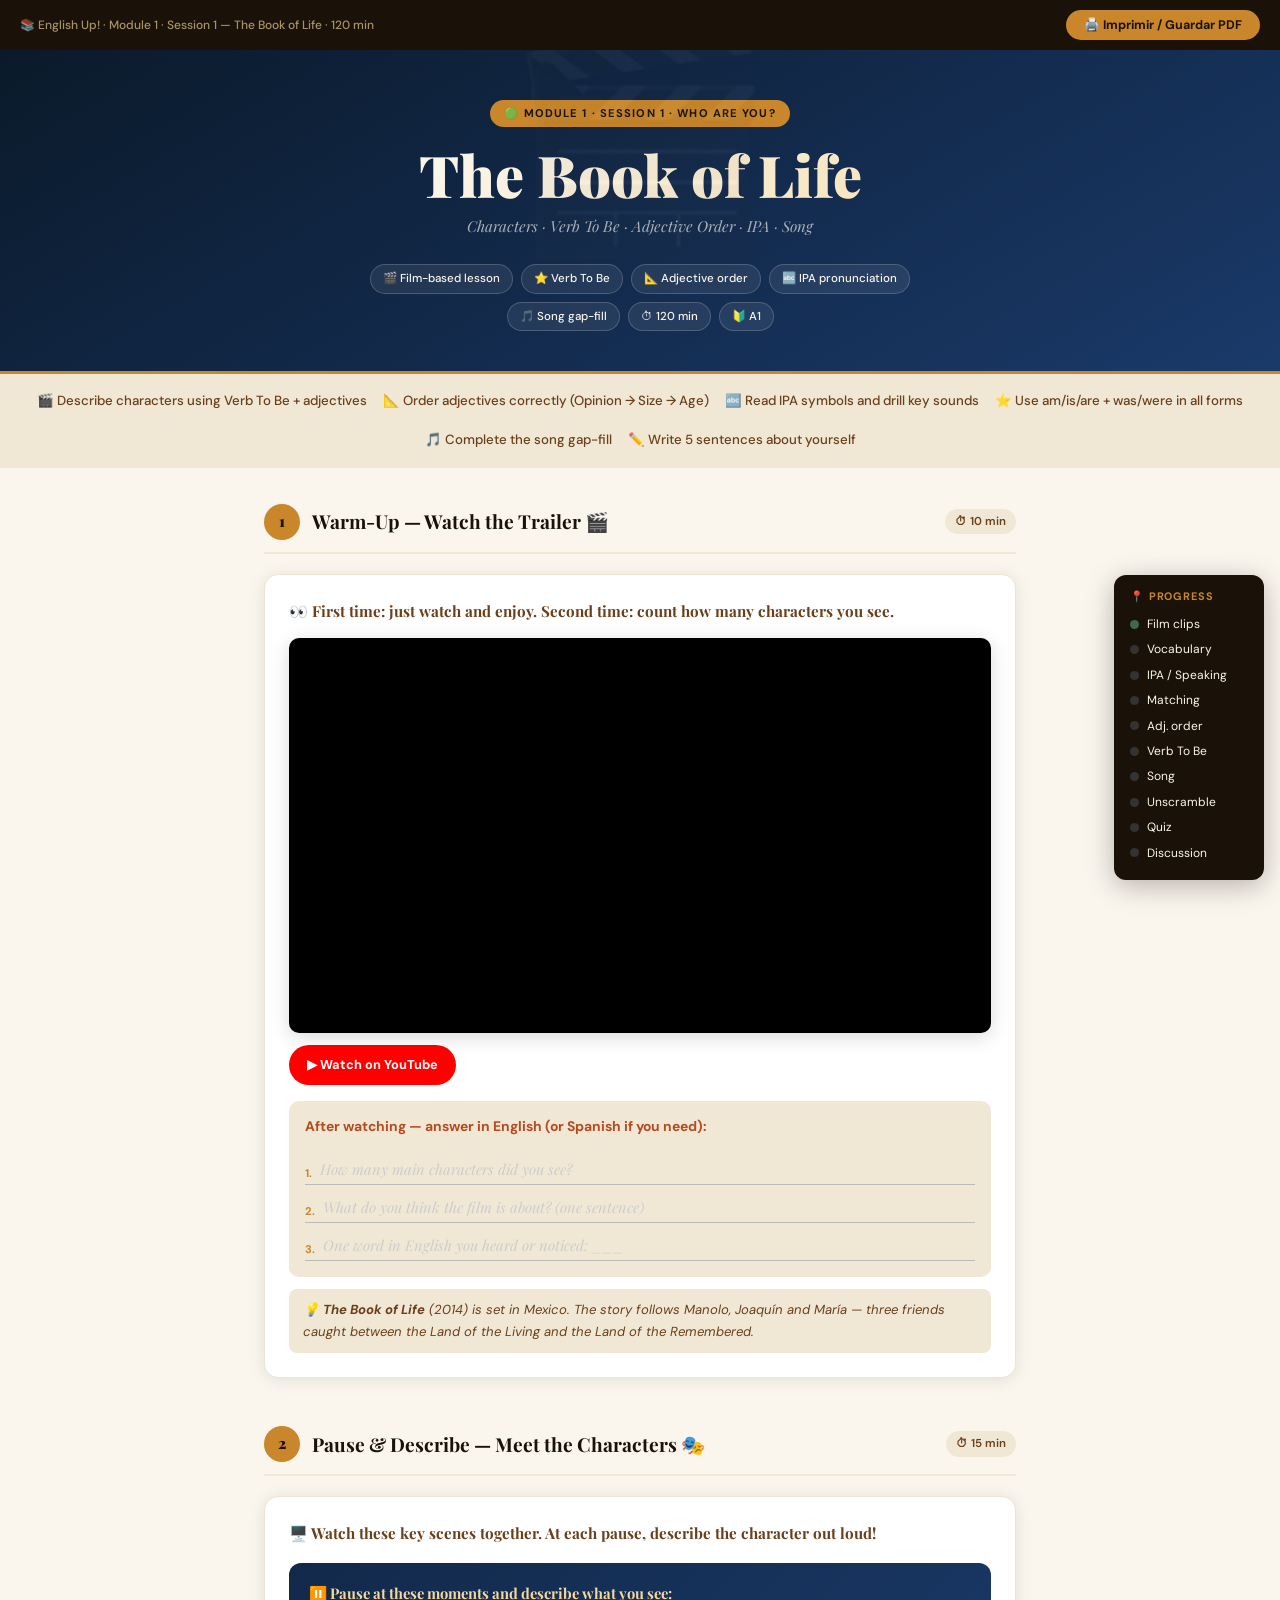
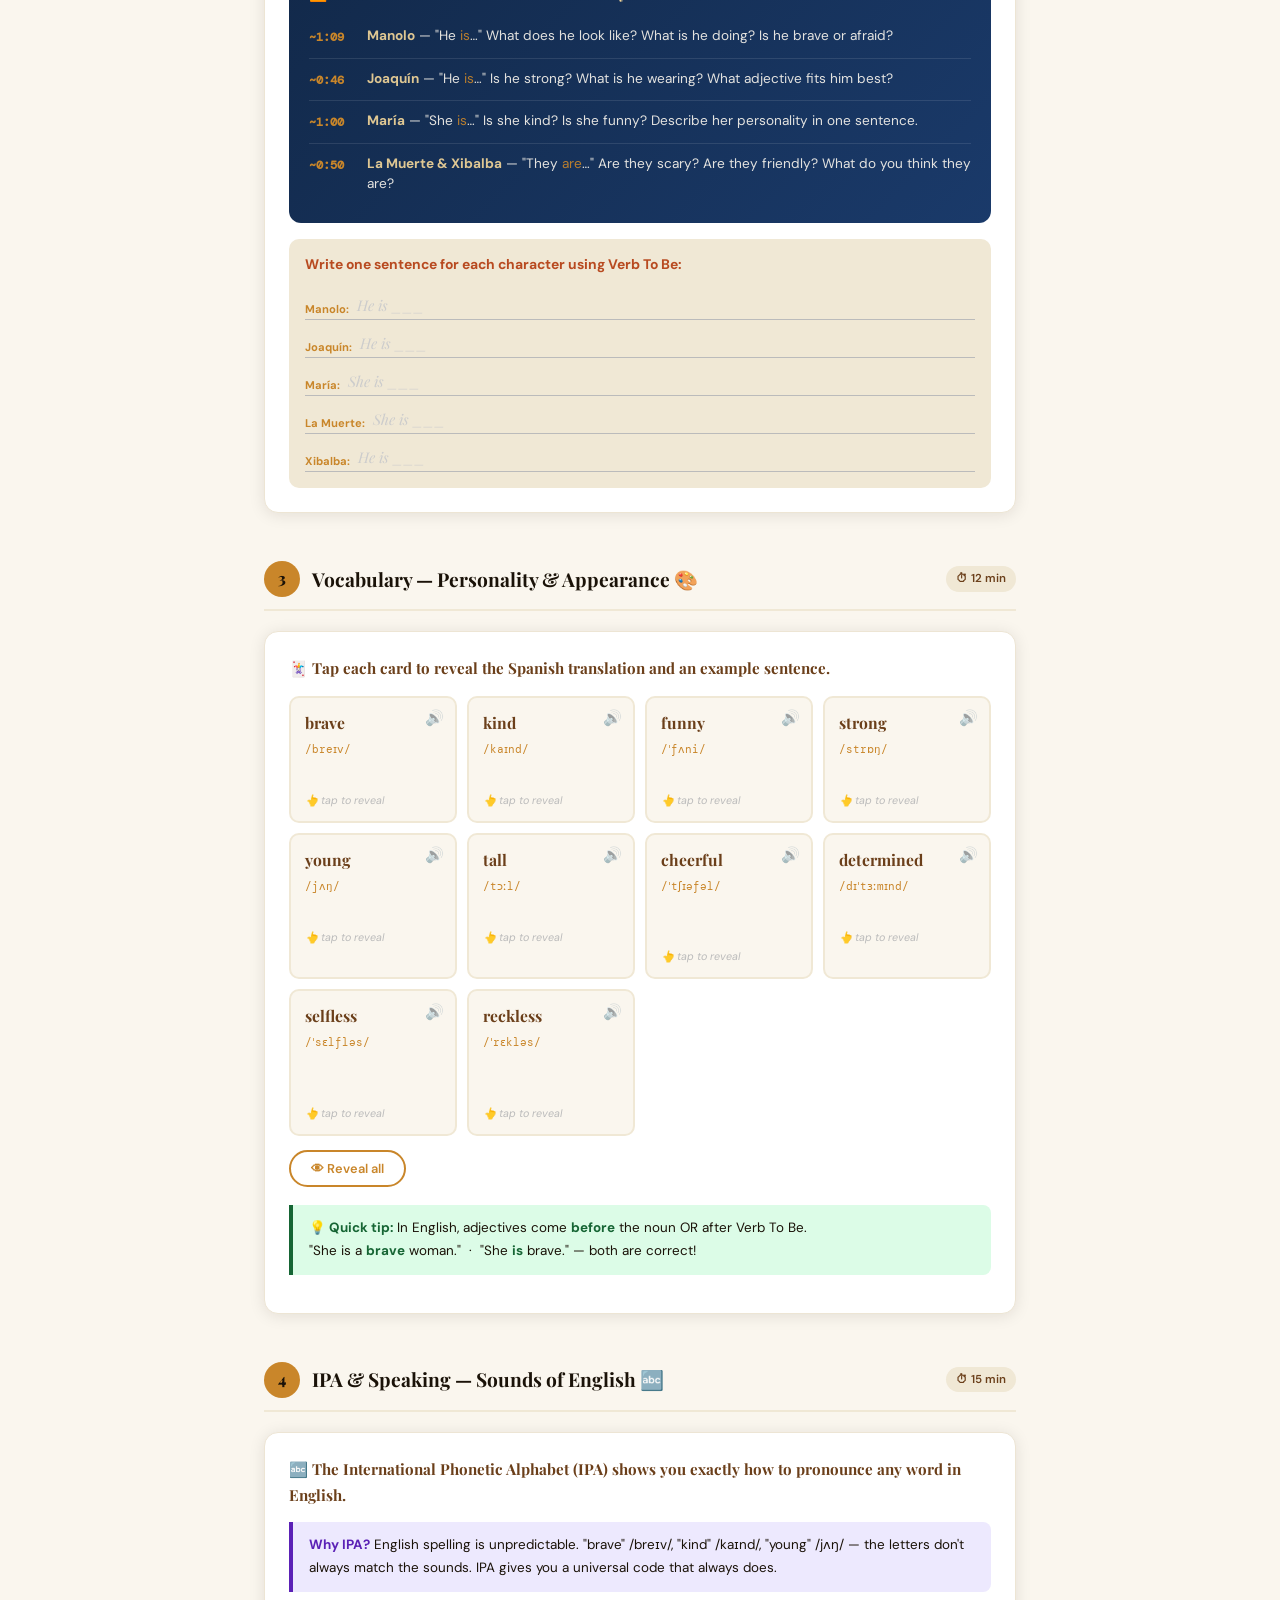
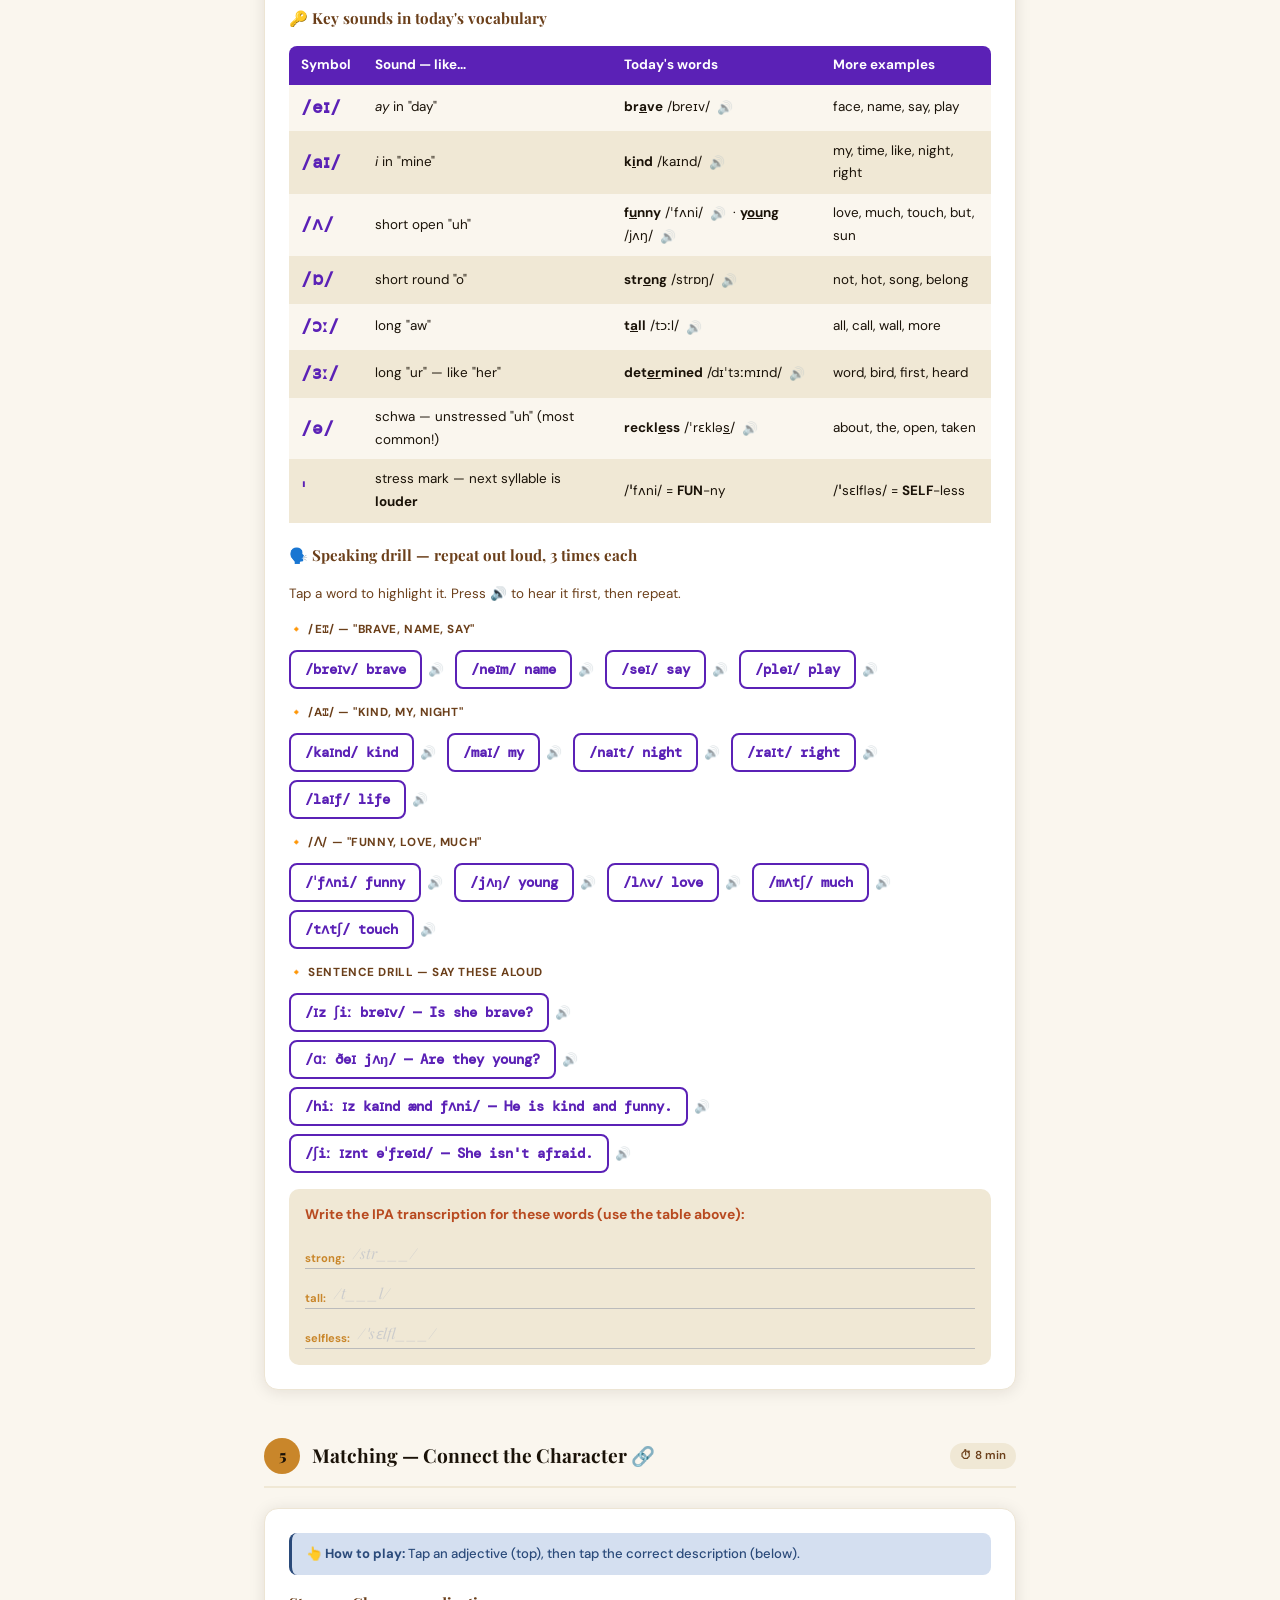
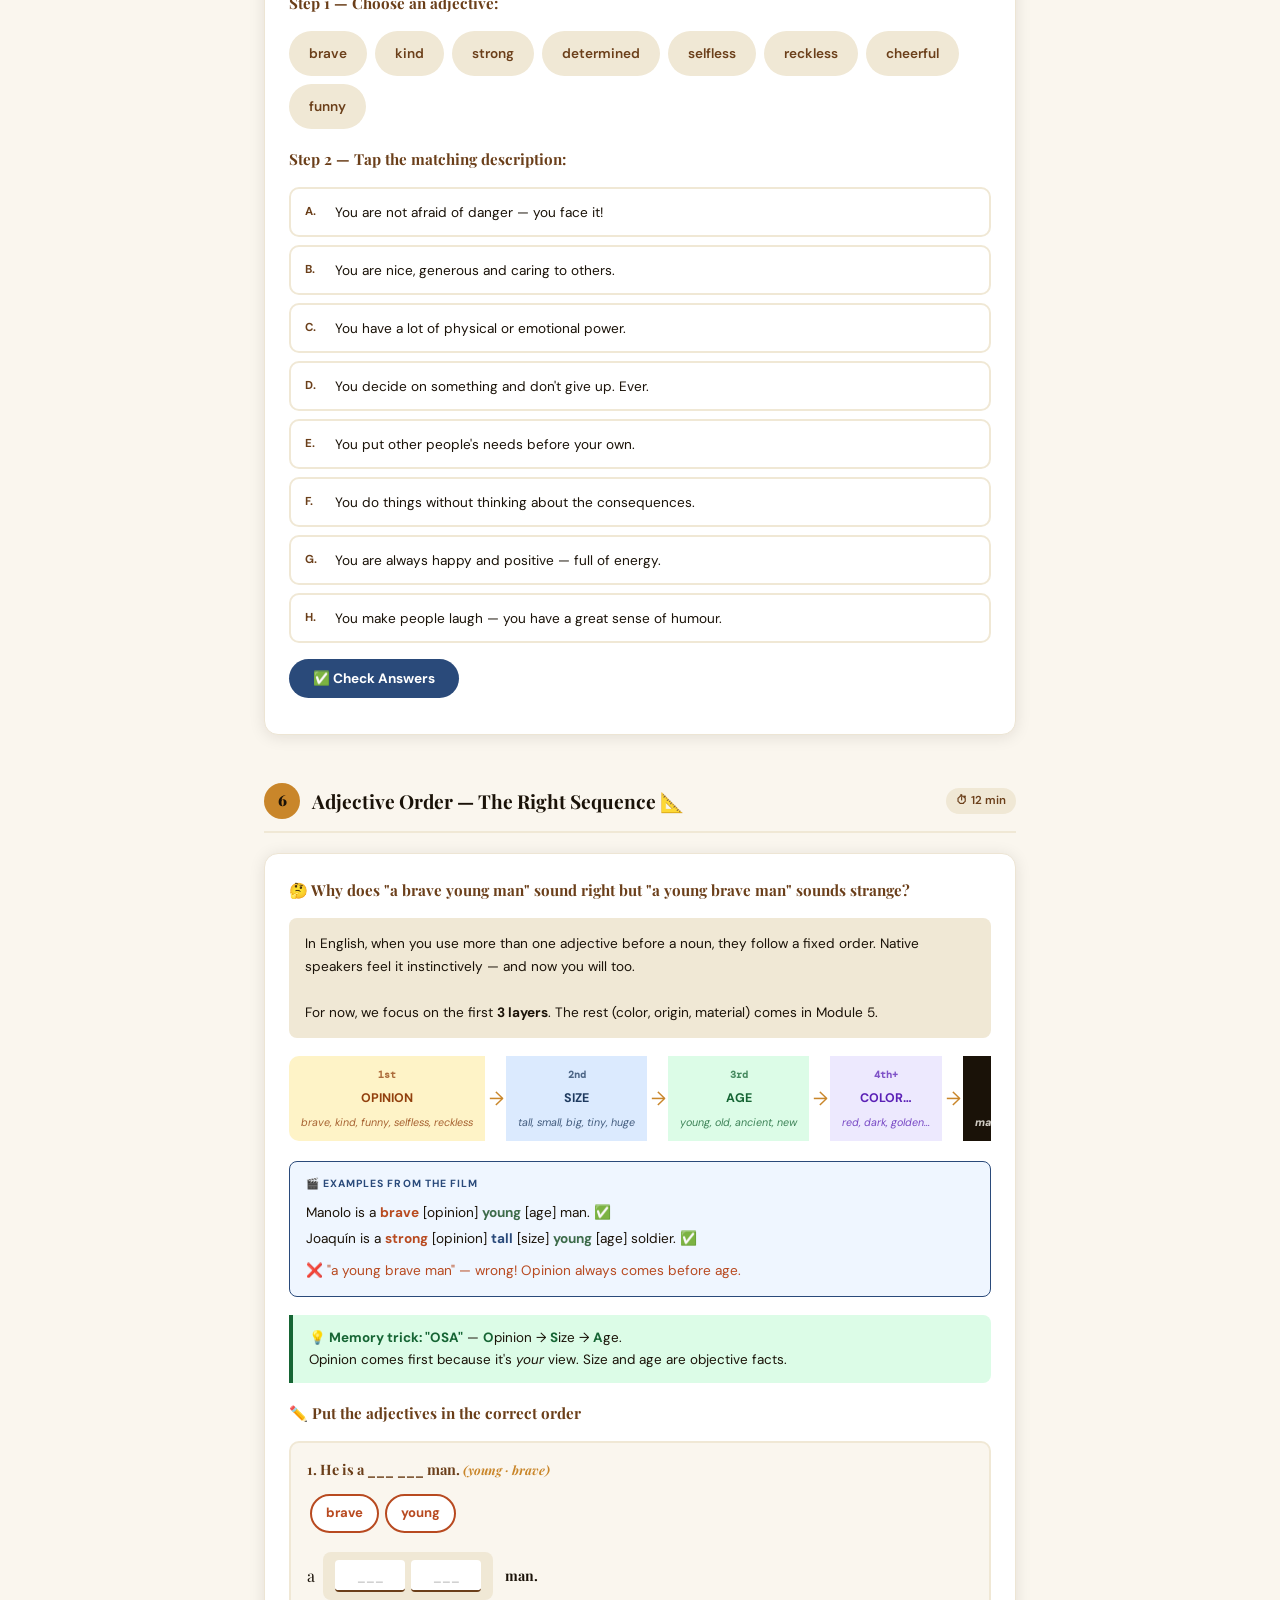
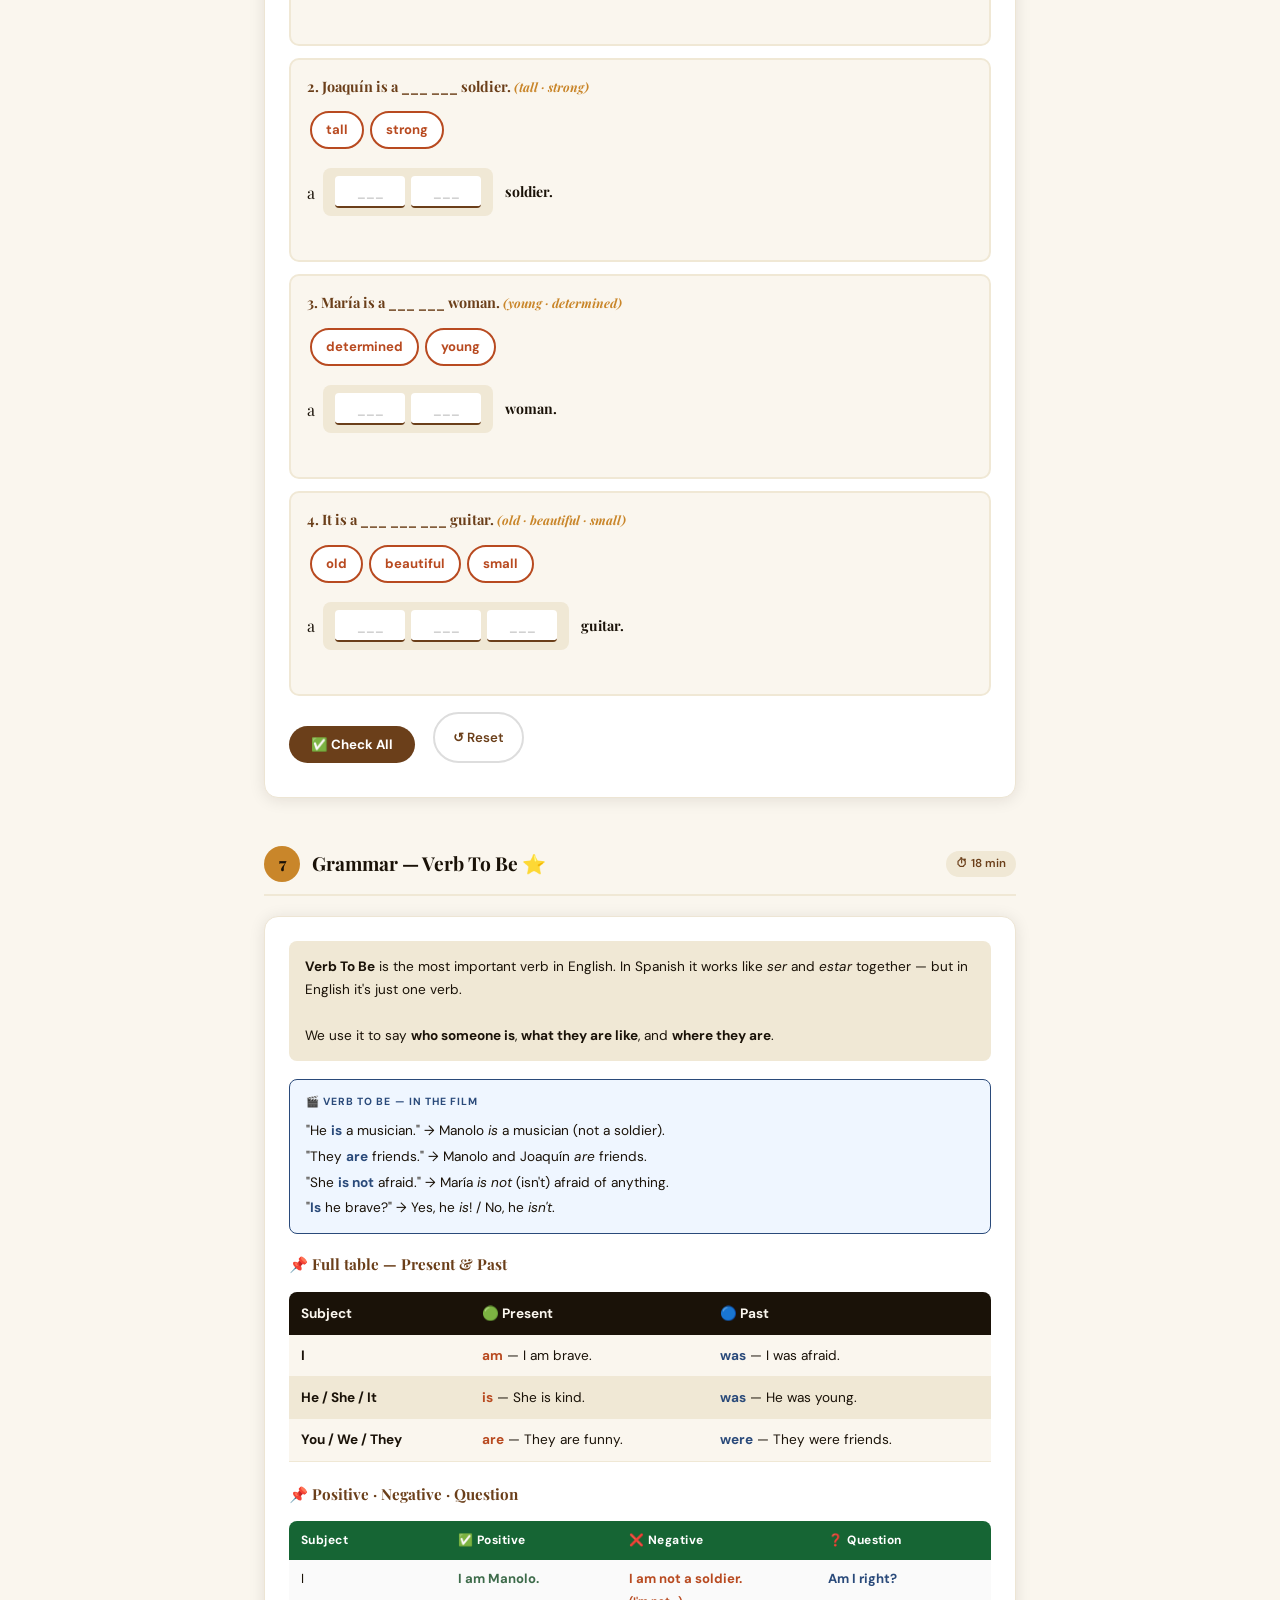
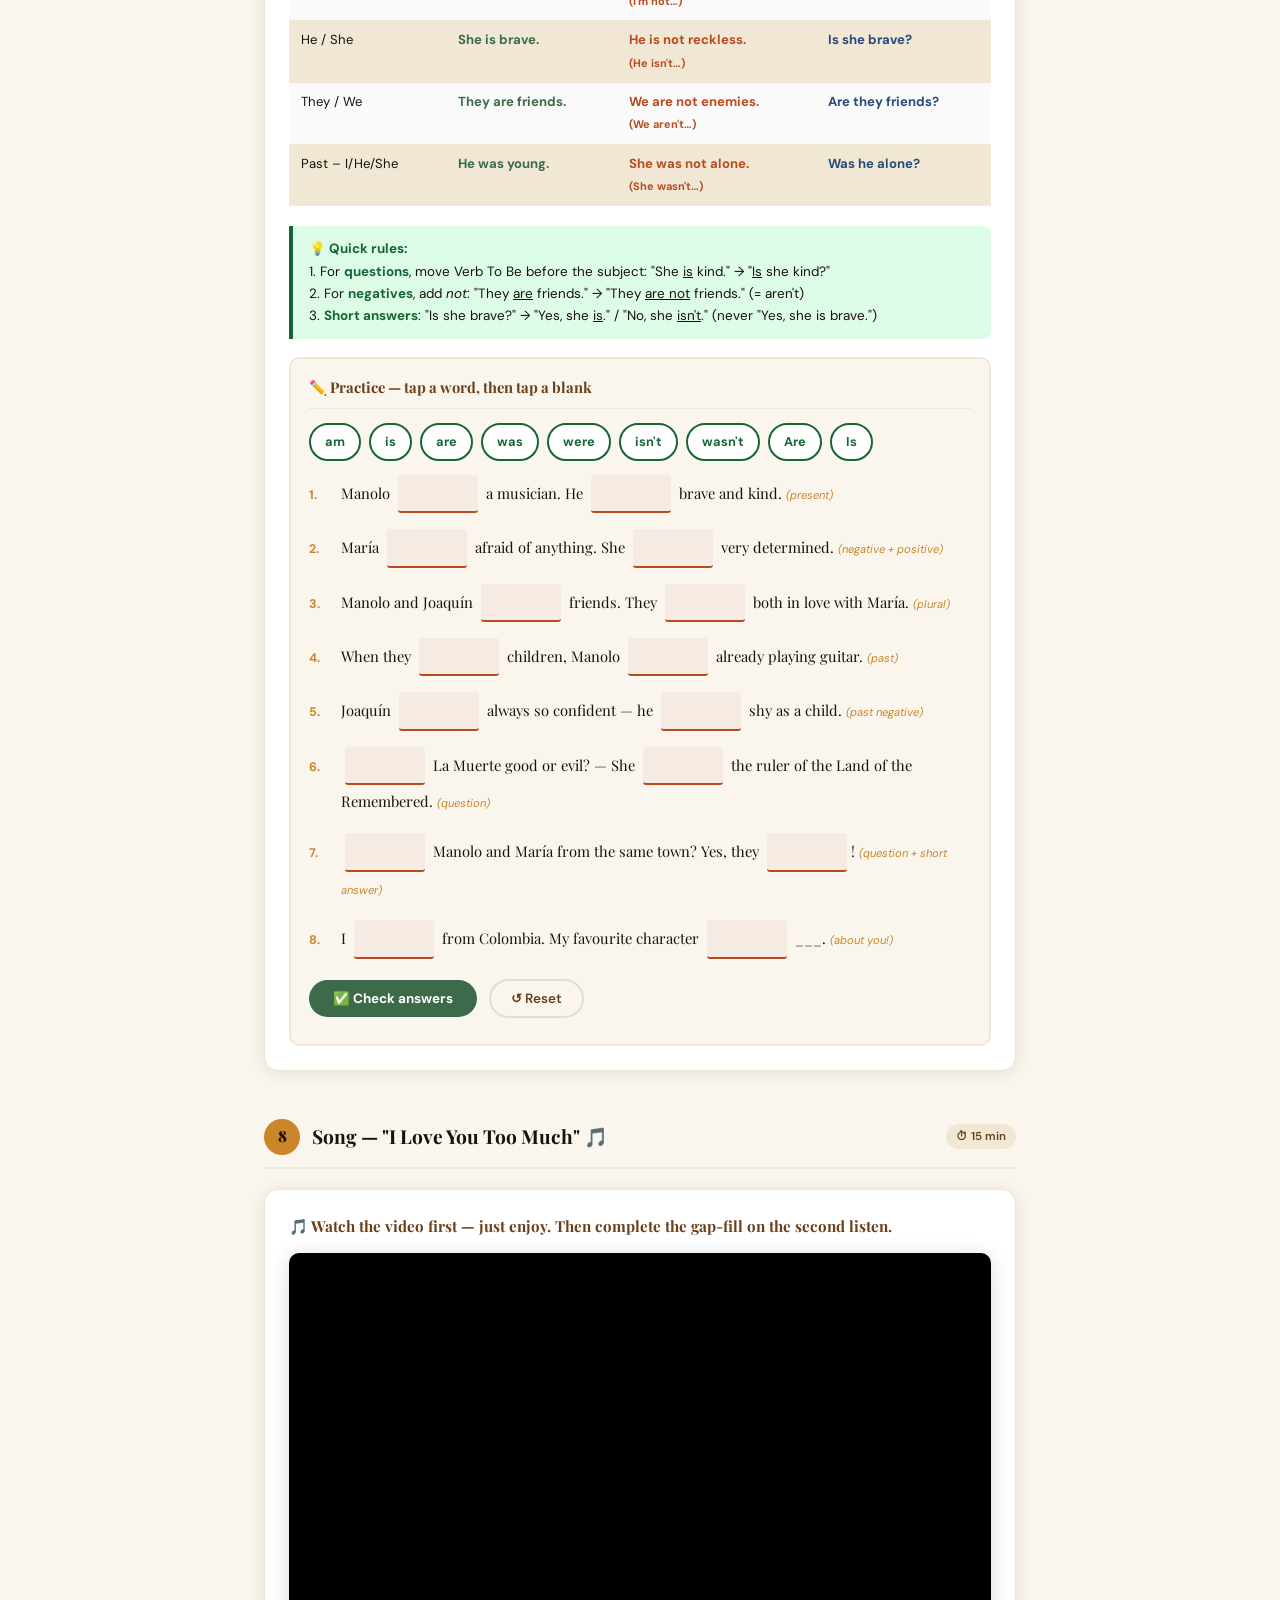
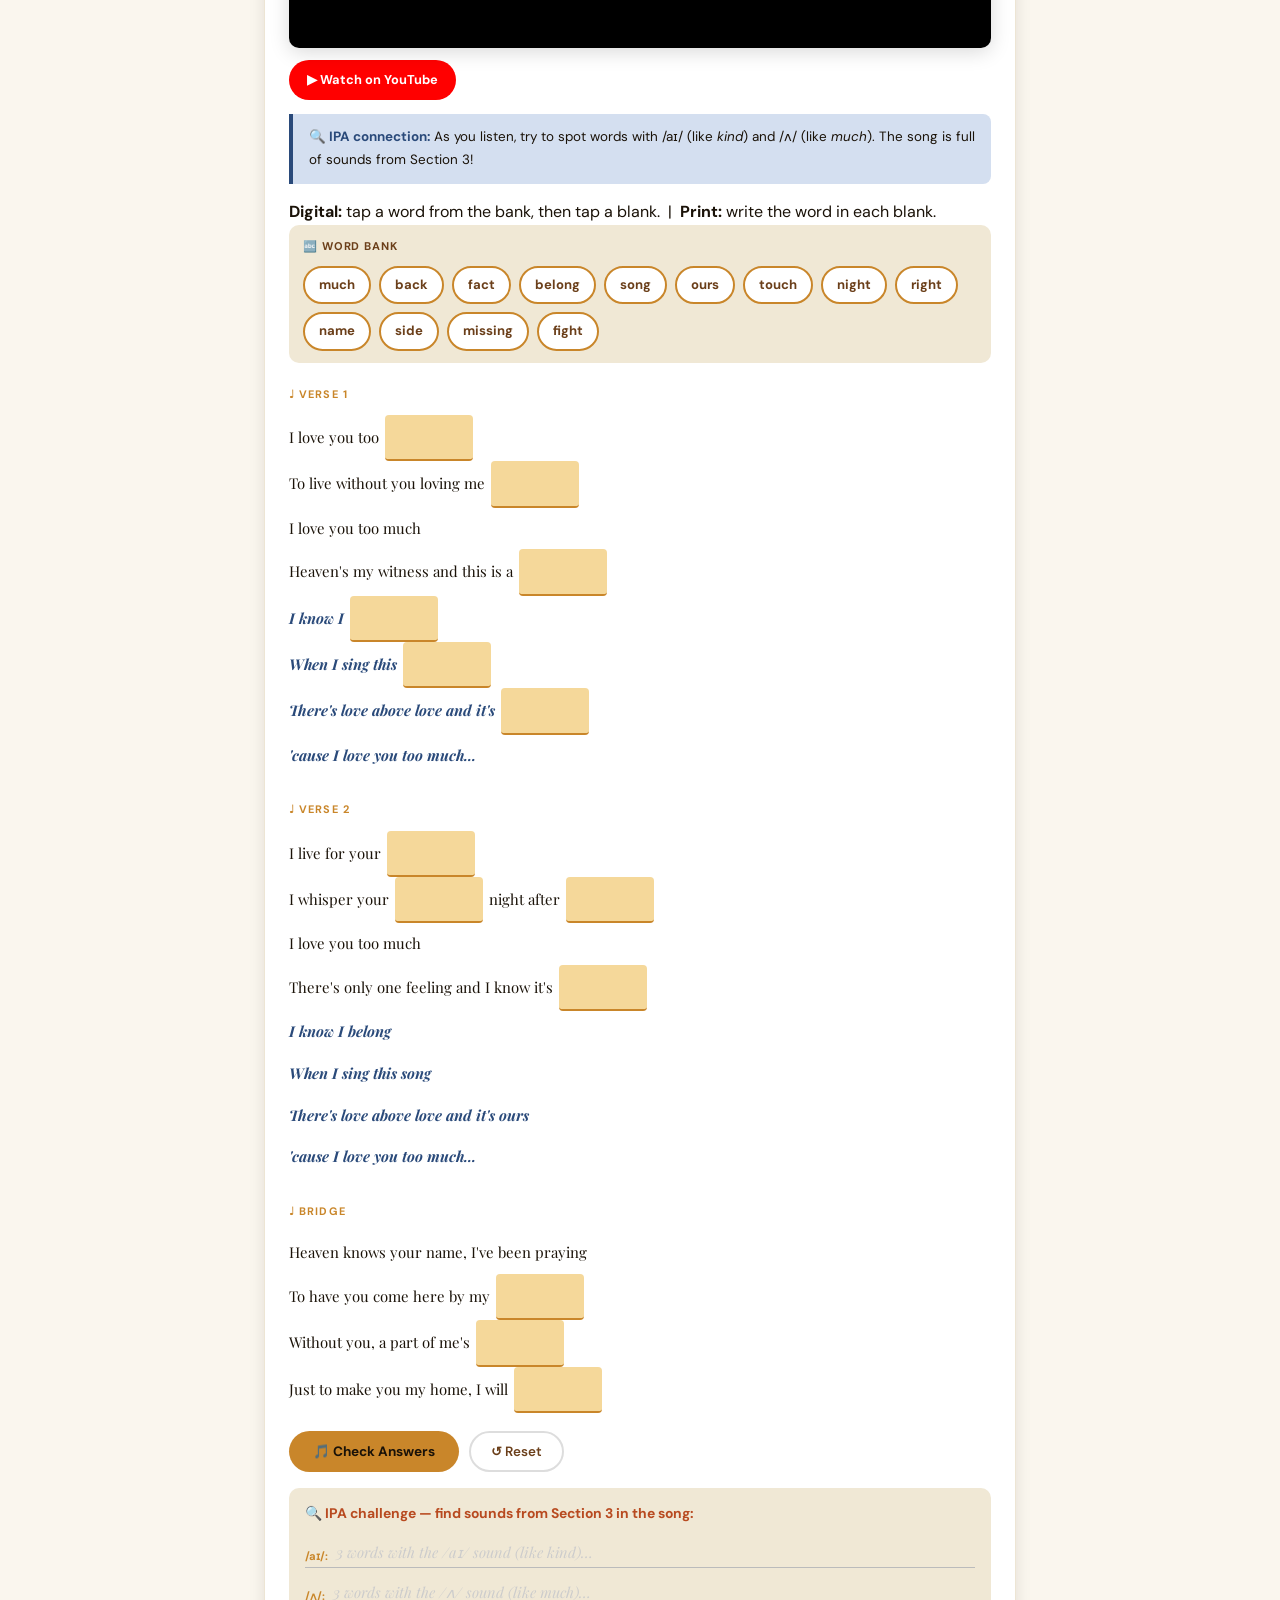
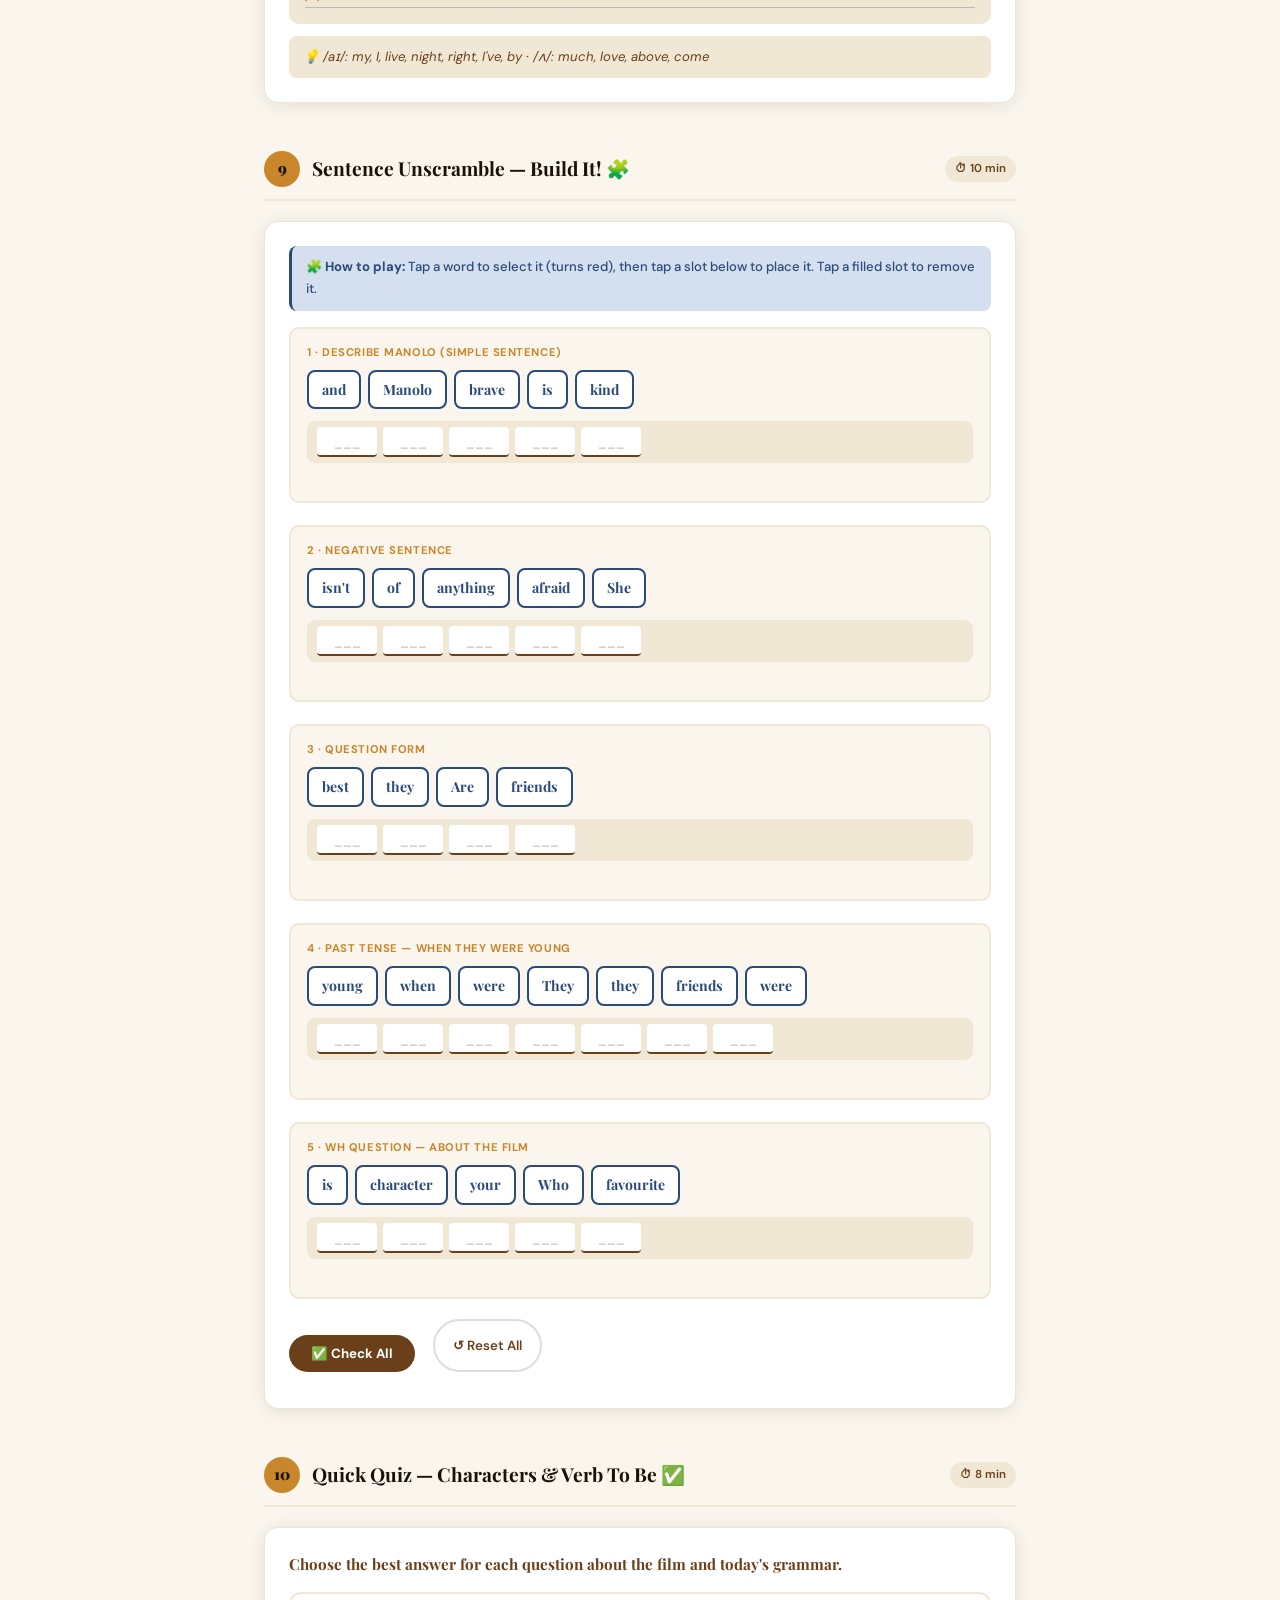
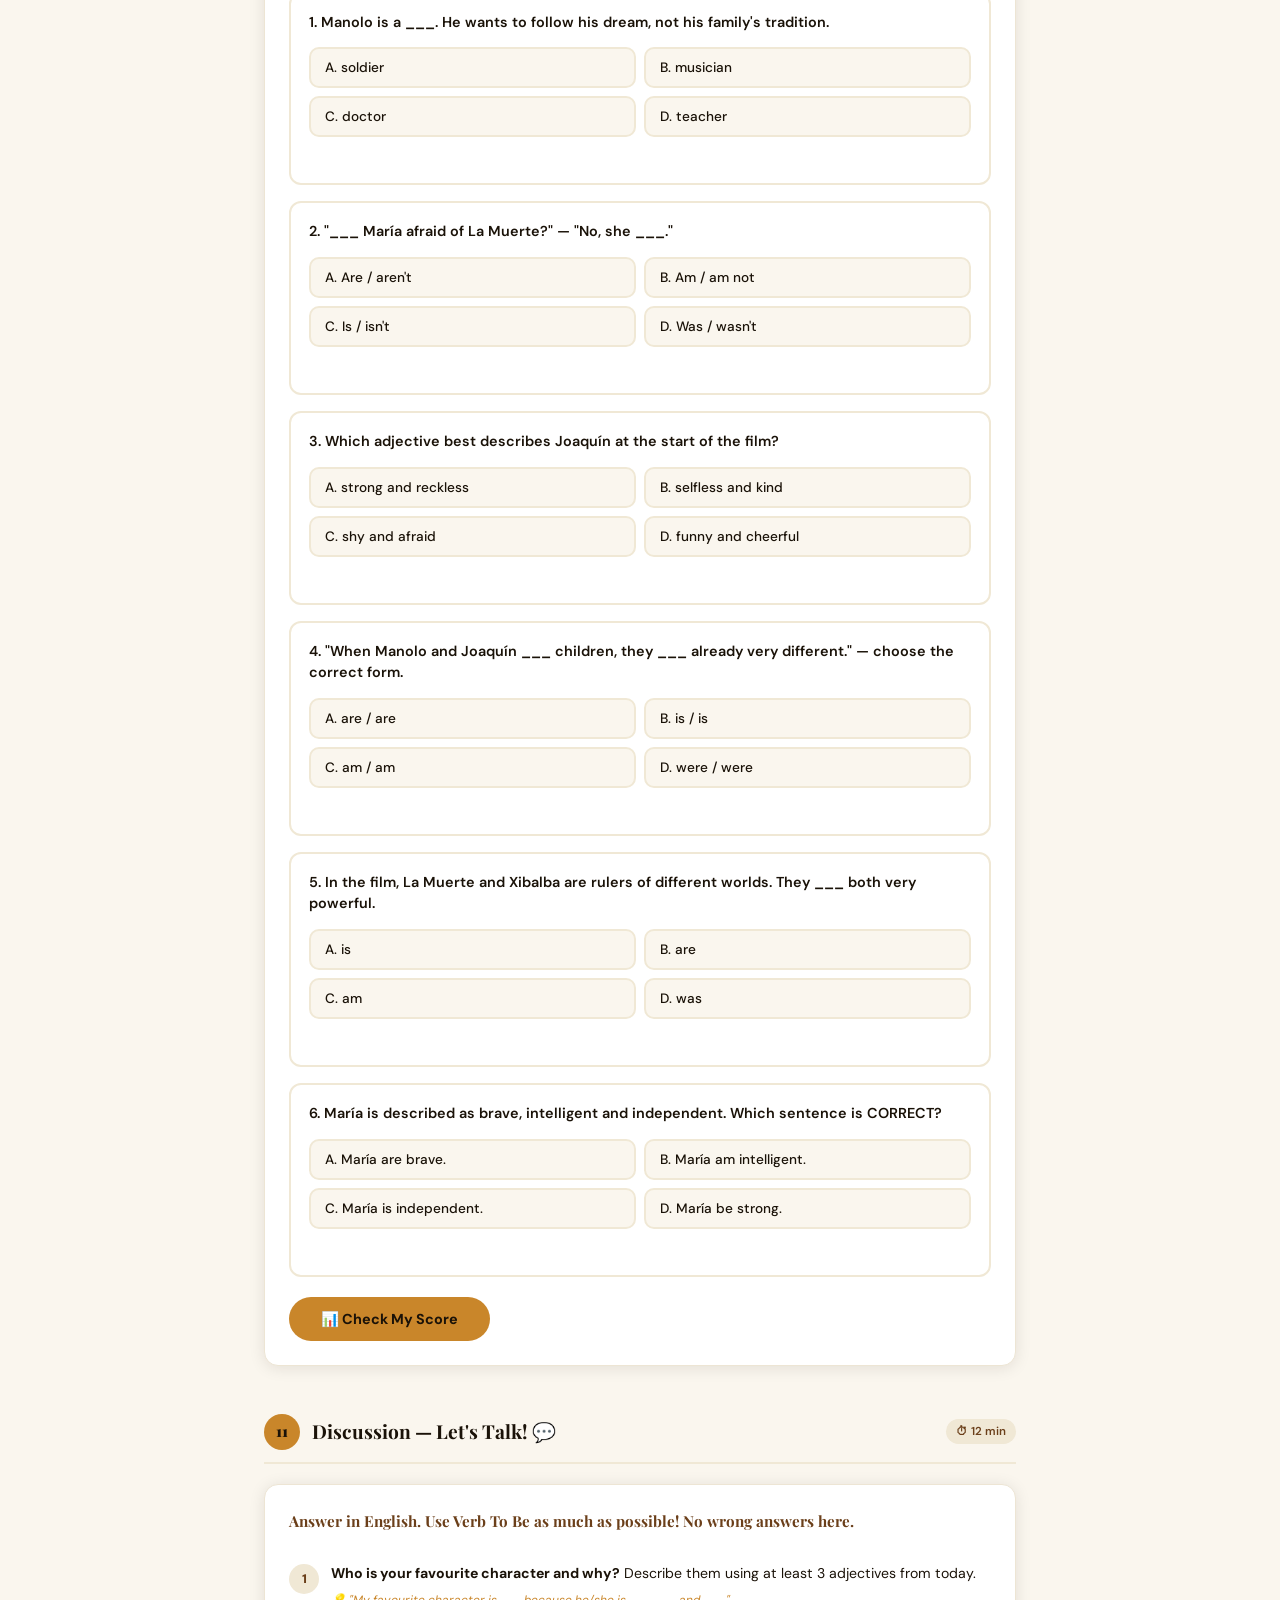
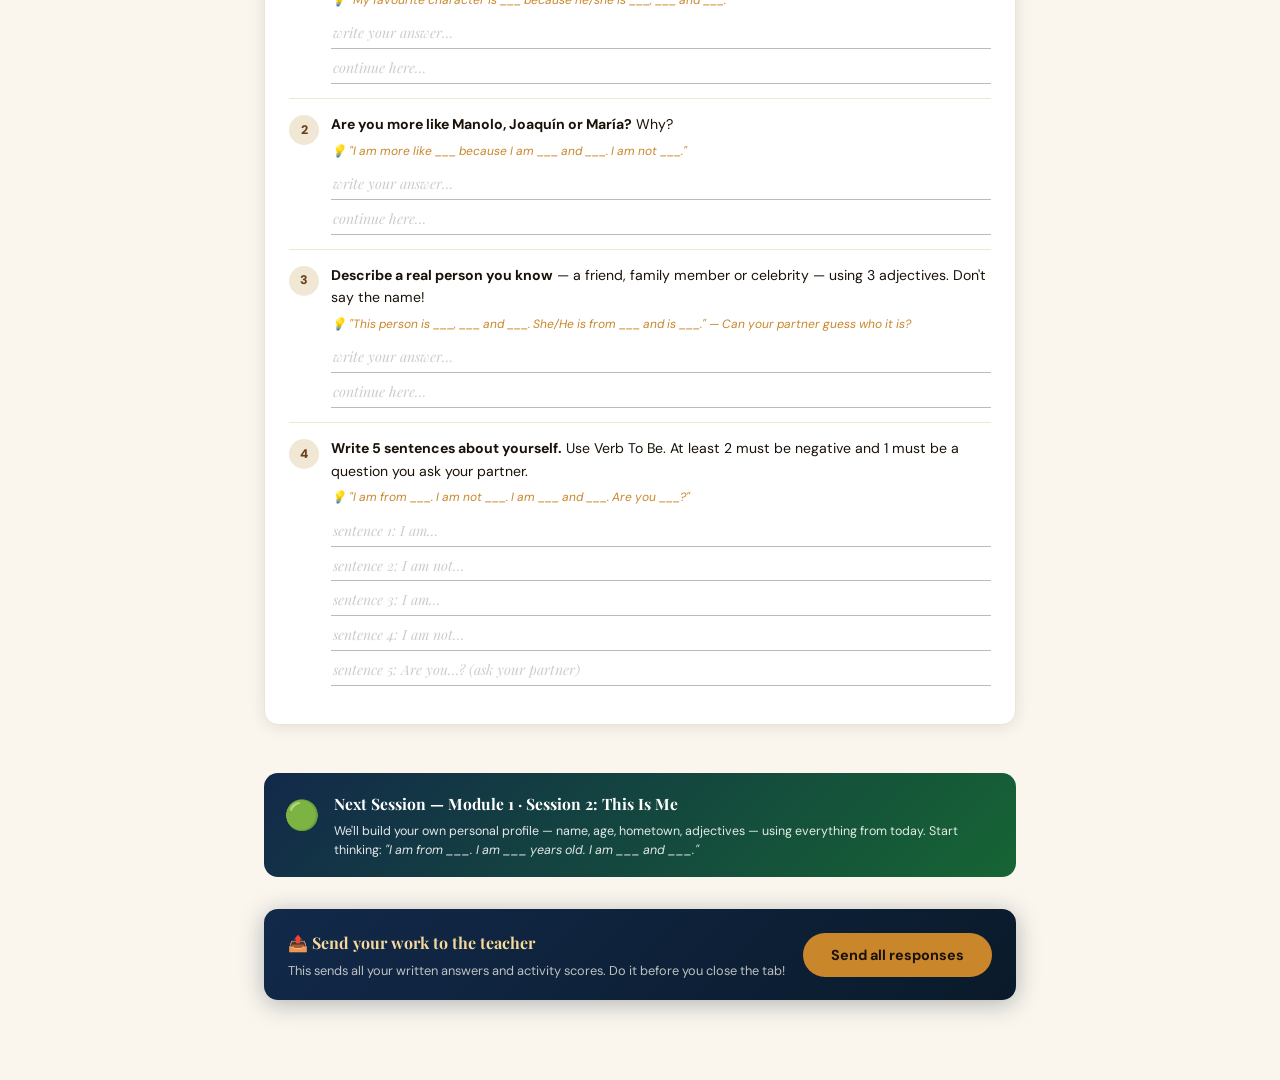
<file: lessons/mod1/session1.html>
<!DOCTYPE html>
<html lang="en">
<head>
<meta charset="UTF-8"/>
<meta name="viewport" content="width=device-width, initial-scale=1.0"/>
<title>Module 1 · Session 1 — The Book of Life · 120 min</title>
<link rel="preconnect" href="https://fonts.googleapis.com"/>
<link rel="preconnect" href="https://fonts.gstatic.com" crossorigin/>
<link href="https://fonts.googleapis.com/css2?family=Playfair+Display:ital,wght@0,700;0,900;1,400;1,700&family=DM+Sans:wght@300;400;500;600&family=DM+Mono:wght@400;500&display=swap" rel="stylesheet"/>

<style>
*, *::before, *::after { box-sizing: border-box; margin: 0; padding: 0; }

:root {
  --cream:     #FAF6EE;
  --parchment: #F0E8D5;
  --ink:       #1A1208;
  --brown:     #6B3F1A;
  --gold:      #C9862A;
  --gold-lt:   #F5D89A;
  --rust:      #B84A20;
  --sage:      #3D6B4A;
  --sage-lt:   #D1E8D8;
  --blue:      #2A4A7A;
  --blue-lt:   #D4DFF0;
  --green:     #166534;
  --green-lt:  #DCFCE7;
  --radius:    14px;
  --shadow:    0 2px 16px rgba(26,18,8,0.10);
  --font-h:    'Playfair Display', Georgia, serif;
  --font-b:    'DM Sans', sans-serif;
  --font-m:    'DM Mono', monospace;
}

html { scroll-behavior: smooth; }
body {
  font-family: var(--font-b);
  background: var(--cream);
  color: var(--ink);
  line-height: 1.7;
  font-size: 16px;
  -webkit-font-smoothing: antialiased;
}

/* ── PRINT BAR ── */
.print-bar {
  background: var(--ink);
  color: var(--gold-lt);
  display: flex;
  align-items: center;
  justify-content: space-between;
  padding: 10px 20px;
  font-size: .78rem;
  font-weight: 500;
  gap: 10px;
  flex-wrap: wrap;
}
.print-bar span { opacity: .65; font-size: .75rem; }
.btn-print {
  background: var(--gold); color: var(--ink); border: none;
  padding: 7px 18px; border-radius: 99px; font-weight: 700;
  font-size: .78rem; cursor: pointer; font-family: var(--font-b); transition: background .2s; white-space: nowrap;
}
.btn-print:hover { background: var(--gold-lt); }

/* ── HERO ── */
.hero {
  background: linear-gradient(150deg, #0A1A2A 0%, #12294A 50%, #1A3A6A 100%);
  color: var(--cream);
  padding: 48px 20px 40px;
  text-align: center;
  position: relative;
  overflow: hidden;
}
.hero::before {
  content: '🎬';
  position: absolute;
  top: -20px; left: 50%; transform: translateX(-50%);
  font-size: 220px;
  opacity: .04;
  pointer-events: none;
  line-height: 1;
}
.hero-badge {
  display: inline-block;
  background: var(--gold); color: var(--ink);
  font-size: .7rem; font-weight: 700; letter-spacing: .1em; text-transform: uppercase;
  padding: 4px 14px; border-radius: 99px; margin-bottom: 16px;
}
.hero h1 {
  font-family: var(--font-h); font-size: clamp(2.2rem, 8vw, 3.6rem); font-weight: 900; line-height: 1.1;
  background: linear-gradient(135deg, #FAF6EE 30%, #F5D89A 100%);
  -webkit-background-clip: text; -webkit-text-fill-color: transparent; background-clip: text;
  margin-bottom: 8px;
}
.hero-sub { font-size: .95rem; opacity: .65; margin-bottom: 24px; font-style: italic; font-family: var(--font-h); }
.hero-tags { display: flex; gap: 8px; justify-content: center; flex-wrap: wrap; max-width: 540px; margin: 0 auto; }
.tag {
  background: rgba(255,255,255,.08); border: 1px solid rgba(255,255,255,.18);
  color: var(--cream); font-size: .72rem; font-weight: 500; padding: 4px 12px; border-radius: 99px;
}

/* ── OBJECTIVES ── */
.objectives-bar {
  background: var(--parchment); border-top: 3px solid var(--gold);
  padding: 16px 20px; display: flex; gap: 16px; flex-direction: column;
}
@media (min-width: 600px) { .objectives-bar { flex-direction: row; flex-wrap: wrap; justify-content: center; } }
.obj-item { display: flex; align-items: center; gap: 8px; font-size: .83rem; font-weight: 500; color: var(--brown); }

/* ── LAYOUT ── */
.page { max-width: 800px; margin: 0 auto; padding: 28px 16px 80px; }
@media (min-width: 600px) { .page { padding: 36px 24px 80px; } }

/* ── SECTION HEADER ── */
.section-header {
  display: flex; align-items: center; gap: 12px; margin-bottom: 20px;
  padding-bottom: 12px; border-bottom: 2px solid var(--parchment);
}
.section-num {
  width: 36px; height: 36px; border-radius: 50%; background: var(--gold);
  color: var(--ink); font-weight: 900; font-size: .95rem;
  display: flex; align-items: center; justify-content: center; flex-shrink: 0; font-family: var(--font-h);
}
.section-title { font-family: var(--font-h); font-size: 1.2rem; font-weight: 700; line-height: 1.3; }
.section-time {
  margin-left: auto; font-size: .72rem; font-weight: 600; color: var(--brown);
  background: var(--parchment); padding: 3px 10px; border-radius: 99px; white-space: nowrap; flex-shrink: 0;
}
section { margin-bottom: 48px; }

/* ── CARD ── */
.card {
  background: white; border: 1px solid #EDE5D4; border-radius: var(--radius);
  padding: 20px; box-shadow: var(--shadow); margin-bottom: 16px;
}
@media (min-width: 600px) { .card { padding: 24px; } }
.card-title { font-family: var(--font-h); font-size: .95rem; font-weight: 700; margin-bottom: 14px; color: var(--brown); }

/* ── VIDEO ── */
.video-wrap {
  position: relative; padding-bottom: 56.25%; height: 0;
  border-radius: 10px; overflow: hidden; box-shadow: 0 4px 20px rgba(0,0,0,.15); background: #000;
}
.video-wrap iframe { position: absolute; inset: 0; width: 100%; height: 100%; border: none; }
.video-links { display: flex; gap: 10px; margin-top: 12px; flex-wrap: wrap; }
.btn-yt {
  display: inline-flex; align-items: center; gap: 7px;
  background: #FF0000; color: white; text-decoration: none;
  padding: 9px 18px; border-radius: 99px; font-weight: 700; font-size: .8rem; font-family: var(--font-b); transition: background .2s;
}
.btn-yt:hover { background: #CC0000; }
.btn-yt-alt {
  display: inline-flex; align-items: center; gap: 7px;
  background: none; border: 2px solid var(--brown); color: var(--brown);
  text-decoration: none; padding: 8px 18px; border-radius: 99px;
  font-weight: 700; font-size: .8rem; font-family: var(--font-b); transition: all .2s;
}
.btn-yt-alt:hover { background: var(--brown); color: white; }

/* ── PAUSE & DESCRIBE ── */
.pause-card {
  background: linear-gradient(135deg, #12294A, #1A3A6A);
  border-radius: 12px; padding: 18px 20px; margin-top: 16px; color: var(--cream);
}
.pause-card-title { font-family: var(--font-h); font-size: .92rem; font-weight: 700; color: var(--gold-lt); margin-bottom: 10px; }
.pause-item {
  display: flex; gap: 10px; align-items: flex-start; padding: 10px 0;
  border-bottom: 1px solid rgba(255,255,255,.1); font-size: .85rem;
}
.pause-item:last-child { border-bottom: none; }
.pause-tc {
  font-family: var(--font-m); font-size: .72rem; color: var(--gold); font-weight: 700;
  min-width: 48px; flex-shrink: 0; padding-top: 2px;
}
.pause-q { flex: 1; line-height: 1.5; opacity: .9; }
.pause-q strong { color: var(--gold-lt); }

/* ── WRITE LINE ── */
.write-line {
  position: relative; border-bottom: 1.5px solid #bbb; min-height: 32px;
  display: flex; align-items: flex-end; margin-bottom: 2px; cursor: text;
}
.write-line::before {
  content: attr(data-num); font-family: var(--font-b); font-size: .7rem; color: var(--gold);
  font-weight: 700; margin-right: 6px; flex-shrink: 0; padding-bottom: 4px; line-height: 1;
}
.write-line [contenteditable] {
  flex: 1; outline: none; font-family: var(--font-h); font-size: .92rem; color: var(--ink);
  padding: 4px 2px; min-height: 26px; line-height: 1.4; background: transparent; caret-color: var(--rust);
}
.write-line [contenteditable]:empty::before { content: attr(data-placeholder); color: #ccc; font-style: italic; pointer-events: none; }
.write-line:focus-within { border-bottom-color: var(--gold); background: rgba(201,134,42,.04); }
.write-line.no-num::before { display: none; }
.write-line.no-num [contenteditable] { padding-left: 0; }
.write-lines { display: flex; flex-direction: column; gap: 4px; margin-top: 12px; }

/* ── VOCAB GRID ── */
.vocab-grid { display: grid; grid-template-columns: repeat(2, 1fr); gap: 10px; }
@media (min-width: 480px) { .vocab-grid { grid-template-columns: repeat(3, 1fr); } }
@media (min-width: 720px) { .vocab-grid { grid-template-columns: repeat(4, 1fr); } }
.vocab-card {
  background: var(--cream); border: 2px solid var(--parchment); border-radius: 10px;
  padding: 12px 14px; cursor: pointer; transition: all .2s; position: relative;
  -webkit-tap-highlight-color: transparent; min-height: 90px;
}
.vocab-card:hover, .vocab-card:active { border-color: var(--gold); transform: translateY(-2px); box-shadow: 0 4px 14px rgba(201,134,42,.18); }
.vocab-card.revealed { border-color: var(--gold); background: var(--gold-lt); }
.vocab-card.revealed .vocab-translation { opacity: 1; max-height: 50px; }
.vocab-card.revealed .vocab-hint { display: none; }
.vocab-word { font-family: var(--font-h); font-size: .98rem; font-weight: 700; color: var(--brown); }
.vocab-pron { font-family: var(--font-m); font-size: .68rem; color: var(--gold); margin: 3px 0; }
.vocab-translation { font-size: .78rem; color: var(--blue); font-weight: 600; opacity: 0; max-height: 0; overflow: hidden; transition: all .3s; margin-top: 4px; }
.vocab-example { font-size: .72rem; color: var(--brown); font-style: italic; margin-top: 3px; opacity: 0; transition: opacity .3s; }
.vocab-card.revealed .vocab-example { opacity: 1; }
.vocab-hint { font-size: .67rem; color: #bbb; margin-top: 6px; font-style: italic; }

/* ── TTS SPEAKER BUTTON ── */
.tts-btn {
  position: absolute;
  top: 7px;
  right: 8px;
  width: 26px;
  height: 26px;
  border-radius: 50%;
  border: none;
  background: transparent;
  cursor: pointer;
  font-size: .95rem;
  display: flex;
  align-items: center;
  justify-content: center;
  opacity: 0.45;
  transition: opacity .18s, background .18s, transform .15s;
  padding: 0;
  line-height: 1;
  -webkit-tap-highlight-color: transparent;
  z-index: 2;
}
.tts-btn:hover { opacity: 1; background: rgba(201,134,42,.15); transform: scale(1.15); }
.tts-btn.speaking { opacity: 1; background: rgba(61,107,74,.18); animation: ttsSpeak .55s ease-in-out infinite alternate; }
@keyframes ttsSpeak { from { transform: scale(1); } to { transform: scale(1.22); } }

/* TTS on drill words — inline variant */
.drill-word-wrap { display: inline-flex; align-items: center; gap: 3px; }
.tts-btn-inline {
  width: 22px; height: 22px; border-radius: 50%; border: none;
  background: transparent; cursor: pointer; font-size: .8rem;
  display: inline-flex; align-items: center; justify-content: center;
  opacity: 0.5; transition: opacity .18s, background .18s;
  padding: 0; vertical-align: middle;
  -webkit-tap-highlight-color: transparent;
}
.tts-btn-inline:hover { opacity: 1; background: rgba(91,33,182,.12); }
.tts-btn-inline.speaking { opacity: 1; background: rgba(91,33,182,.15); animation: ttsSpeak .55s ease-in-out infinite alternate; }

@media print {
  .tts-btn, .tts-btn-inline { display: none !important; }
}

.reveal-all-btn {
  display: inline-block; margin-top: 14px; background: none; border: 2px solid var(--gold); color: var(--gold);
  padding: 8px 20px; border-radius: 99px; cursor: pointer; font-family: var(--font-b); font-weight: 600; font-size: .8rem; transition: all .2s;
}
.reveal-all-btn:hover { background: var(--gold); color: var(--ink); }

/* ── MATCHING ── */
.match-instructions {
  background: var(--blue-lt); border-radius: 8px; padding: 10px 14px;
  font-size: .82rem; color: var(--blue); font-weight: 500; margin-bottom: 16px; border-left: 3px solid var(--blue);
}
.match-words-row { display: flex; flex-wrap: wrap; gap: 8px; margin-bottom: 18px; }
.match-chip {
  background: var(--parchment); border: 2px solid transparent; border-radius: 99px;
  padding: 9px 18px; cursor: pointer; font-size: .85rem; font-weight: 600; color: var(--brown);
  font-family: var(--font-b); transition: all .2s; -webkit-tap-highlight-color: transparent; user-select: none;
}
.match-chip:hover, .match-chip:active { border-color: var(--gold); background: var(--gold-lt); }
.match-chip.chip-selected { background: var(--rust); color: white; border-color: var(--rust); }
.match-chip.chip-used { opacity: .3; pointer-events: none; text-decoration: line-through; }
.match-defs { display: flex; flex-direction: column; gap: 8px; }
.match-def-row {
  display: flex; align-items: center; gap: 10px; background: white;
  border: 2px solid var(--parchment); border-radius: 10px; padding: 10px 14px;
  cursor: pointer; transition: all .2s; min-height: 50px; -webkit-tap-highlight-color: transparent;
}
.match-def-row:hover { border-color: var(--gold); }
.match-def-row.def-hover { border-color: var(--gold); background: var(--gold-lt); }
.match-def-row.correct { border-color: var(--sage); background: var(--sage-lt); cursor: default; }
.match-def-row.wrong   { border-color: var(--rust); background: #FDECEA; }
.match-def-letter { font-size: .72rem; font-weight: 700; color: var(--brown); min-width: 20px; flex-shrink: 0; }
.match-def-text { font-size: .85rem; color: var(--ink); flex: 1; }
.match-def-placed {
  font-size: .8rem; font-weight: 700; color: var(--blue); background: var(--blue-lt);
  padding: 3px 10px; border-radius: 99px; white-space: nowrap; flex-shrink: 0; display: none;
}
.match-def-row.correct .match-def-placed { color: var(--sage); background: var(--sage-lt); display: inline-block; }
.match-def-row.wrong   .match-def-placed { color: var(--rust); background: #FDECEA; display: inline-block; }
.match-check-btn {
  margin-top: 16px; background: var(--blue); color: white; border: none;
  padding: 11px 24px; border-radius: 99px; cursor: pointer; font-family: var(--font-b);
  font-weight: 700; font-size: .85rem; transition: background .2s; width: 100%;
}
@media (min-width: 400px) { .match-check-btn { width: auto; } }
.match-check-btn:hover { background: var(--brown); }
#match-feedback { margin-top: 12px; font-size: .85rem; font-weight: 700; }

/* ── GRAMMAR ── */
.grammar-intro { background: var(--parchment); border-radius: 8px; padding: 14px 16px; font-size: .85rem; line-height: 1.7; margin-bottom: 18px; }
.grammar-song-examples { background: #EFF6FF; border: 1.5px solid var(--blue); border-radius: 8px; padding: 12px 16px; margin-bottom: 18px; font-size: .85rem; line-height: 1.9; }
.ex-label { font-size: .65rem; font-weight: 700; text-transform: uppercase; letter-spacing: .1em; color: var(--blue); margin-bottom: 6px; }
.grammar-table { width: 100%; border-collapse: collapse; font-size: .85rem; margin-bottom: 20px; }
.grammar-table th { background: var(--ink); color: var(--cream); padding: 10px 12px; text-align: left; }
.grammar-table th:first-child { border-radius: 8px 0 0 0; } .grammar-table th:last-child { border-radius: 0 8px 0 0; }
.grammar-table td { padding: 9px 12px; border-bottom: 1px solid var(--parchment); }
.grammar-table tr:nth-child(odd) td  { background: var(--cream); }
.grammar-table tr:nth-child(even) td { background: var(--parchment); }
.grammar-full-table { width: 100%; border-collapse: collapse; font-size: .82rem; margin-bottom: 20px; }
.grammar-full-table th { background: var(--green); color: white; padding: 9px 12px; text-align: left; font-size: .75rem; letter-spacing: .04em; }
.grammar-full-table th:first-child { border-radius: 8px 0 0 0; } .grammar-full-table th:last-child { border-radius: 0 8px 0 0; }
.grammar-full-table td { padding: 8px 12px; border-bottom: 1px solid var(--parchment); vertical-align: top; }
.grammar-full-table tr:nth-child(odd) td  { background: #FAFAFA; }
.grammar-full-table tr:nth-child(even) td { background: var(--parchment); }
.grammar-full-table .col-pos { color: var(--sage); font-weight: 700; }
.grammar-full-table .col-neg { color: var(--rust); font-weight: 700; }
.grammar-full-table .col-q   { color: var(--blue); font-weight: 700; }
.grammar-rule-box {
  background: var(--green-lt); border-left: 4px solid var(--green);
  border-radius: 0 8px 8px 0; padding: 12px 16px; font-size: .84rem; margin-bottom: 18px; line-height: 1.65;
}
.grammar-rule-box strong { color: var(--green); }
.grammar-practice { background: var(--cream); border: 2px solid var(--parchment); border-radius: 10px; padding: 16px 18px; }
.grammar-practice .gp-title { font-family: var(--font-h); font-weight: 700; font-size: .92rem; color: var(--brown); margin-bottom: 14px; border-bottom: 1px solid var(--parchment); padding-bottom: 8px; }
.gp-item { display: flex; align-items: baseline; gap: 10px; margin-bottom: 16px; font-family: var(--font-h); font-size: .92rem; line-height: 2.2; }
.gp-num { min-width: 22px; font-weight: 700; color: var(--gold); font-family: var(--font-b); font-size: .78rem; }
.gp-blank {
  display: inline-block; min-width: 80px; border-bottom: 2px solid var(--rust); margin: 0 4px;
  background: rgba(184,74,32,.06); border-radius: 3px; padding: 2px 8px; cursor: pointer;
  font-weight: 700; color: transparent; text-align: center; transition: all .2s;
  font-family: var(--font-h); -webkit-tap-highlight-color: transparent; user-select: none;
}
.gp-blank:hover { border-color: var(--gold); background: var(--gold-lt); }
.gp-blank.gp-filled  { color: var(--rust); background: rgba(184,74,32,.1); }
.gp-blank.gp-correct { color: var(--sage); background: var(--sage-lt); border-color: var(--sage); cursor: default; }
.gp-blank.gp-wrong   { color: var(--rust); background: #FDECEA; border-color: var(--rust); animation: shake .4s; }
.gp-hint { font-family: var(--font-b); font-size: .7rem; color: var(--gold); font-style: italic; }
.gp-wordbank { display: flex; flex-wrap: wrap; gap: 8px; margin-bottom: 14px; }
.gp-chip {
  background: white; border: 2px solid var(--green); color: var(--green); border-radius: 99px;
  padding: 6px 14px; cursor: pointer; font-weight: 700; font-size: .8rem;
  font-family: var(--font-b); transition: all .2s; user-select: none; -webkit-tap-highlight-color: transparent;
}
.gp-chip:hover { background: var(--green); color: white; }
.gp-chip.gp-chip-sel  { background: var(--green); color: white; }
.gp-chip.gp-chip-used { opacity: .25; pointer-events: none; text-decoration: line-through; }
.gp-check-btn {
  background: var(--sage); color: white; border: none; padding: 10px 24px; border-radius: 99px;
  cursor: pointer; font-family: var(--font-b); font-weight: 700; font-size: .84rem; transition: background .2s; margin-top: 4px;
}
.gp-check-btn:hover { background: var(--brown); }
.gp-reset-btn {
  background: none; border: 2px solid #DDD; color: var(--brown); padding: 9px 20px; border-radius: 99px;
  cursor: pointer; font-family: var(--font-b); font-weight: 600; font-size: .84rem; transition: all .2s; margin-top: 4px; margin-left: 8px;
}
.gp-reset-btn:hover { border-color: var(--brown); }
#gp-score { margin-top: 10px; font-weight: 700; font-size: .85rem; }

/* ── MULTIPLE CHOICE QUIZ ── */
.mc-quiz { display: flex; flex-direction: column; gap: 16px; }
.mc-card { background: white; border: 2px solid var(--parchment); border-radius: 12px; padding: 18px; }
.mc-q { font-weight: 600; font-size: .9rem; margin-bottom: 14px; line-height: 1.5; }
.mc-q em { font-style: italic; color: var(--blue); }
.mc-options { display: grid; grid-template-columns: 1fr 1fr; gap: 8px; }
@media (max-width: 460px) { .mc-options { grid-template-columns: 1fr; } }
.mc-opt {
  padding: 10px 14px; border-radius: 10px; border: 2px solid var(--parchment);
  cursor: pointer; font-size: .85rem; font-family: var(--font-b); font-weight: 500;
  background: var(--cream); transition: all .2s; color: var(--ink); text-align: left;
  -webkit-tap-highlight-color: transparent;
}
.mc-opt:hover { border-color: var(--gold); background: var(--gold-lt); }
.mc-opt.sel   { background: var(--blue-lt); border-color: var(--blue); color: var(--blue); font-weight: 700; }
.mc-opt.correct { background: var(--sage-lt) !important; border-color: var(--sage) !important; color: var(--sage) !important; font-weight: 700; }
.mc-opt.wrong   { background: #FDECEA !important; border-color: var(--rust) !important; color: var(--rust) !important; }
.mc-feedback { font-size: .78rem; margin-top: 10px; font-weight: 600; min-height: 18px; line-height: 1.5; }
.mc-submit-btn {
  background: var(--gold); color: var(--ink); border: none; padding: 13px 32px; border-radius: 99px;
  cursor: pointer; font-family: var(--font-b); font-weight: 700; font-size: .9rem; margin-top: 20px; transition: all .2s; width: 100%;
}
@media (min-width: 400px) { .mc-submit-btn { width: auto; } }
.mc-submit-btn:hover { background: var(--gold-lt); }
#mc-result { margin-top: 16px; padding: 18px; border-radius: 12px; text-align: center; font-family: var(--font-h); font-size: 1.2rem; font-weight: 700; display: none; }
#mc-result.show { display: block; }

/* ── UNSCRAMBLE ── */
.unscramble-list { display: flex; flex-direction: column; gap: 22px; }
.us-item { background: var(--cream); border: 2px solid var(--parchment); border-radius: 10px; padding: 14px 16px; }
.us-num { font-size: .7rem; font-weight: 700; color: var(--gold); font-family: var(--font-b); margin-bottom: 8px; letter-spacing: .05em; text-transform: uppercase; }
.us-chips-row { display: flex; flex-wrap: wrap; gap: 7px; margin-bottom: 12px; min-height: 38px; }
.us-chip {
  background: white; border: 2px solid var(--blue); color: var(--blue); border-radius: 8px;
  padding: 6px 13px; cursor: pointer; font-family: var(--font-h); font-weight: 700; font-size: .88rem;
  transition: all .18s; user-select: none; -webkit-tap-highlight-color: transparent;
}
.us-chip:hover, .us-chip:active { background: var(--blue); color: white; }
.us-chip.us-selected { background: var(--rust); border-color: var(--rust); color: white; transform: scale(1.07); }
.us-chip.us-placed   { opacity: .28; pointer-events: none; text-decoration: line-through; }
.us-answer-row {
  display: flex; flex-wrap: wrap; gap: 6px; min-height: 36px;
  background: var(--parchment); border-radius: 8px; padding: 6px 10px; align-items: center;
}
.us-slot {
  display: inline-block; min-width: 60px; border-bottom: 2px solid var(--brown); padding: 2px 8px;
  font-family: var(--font-h); font-weight: 700; font-size: .88rem; color: var(--brown);
  cursor: pointer; background: white; border-radius: 4px; transition: all .18s; text-align: center;
  -webkit-tap-highlight-color: transparent;
}
.us-slot:empty::before { content: '___'; color: #ccc; }
.us-slot:hover { border-color: var(--rust); background: #FDECEA; }
.us-slot.us-correct { background: var(--sage-lt); border-color: var(--sage); color: var(--sage); cursor: default; }
.us-slot.us-wrong   { background: #FDECEA; border-color: var(--rust); color: var(--rust); animation: shake .4s; }
.us-feedback { font-size: .78rem; font-weight: 700; margin-top: 8px; min-height: 16px; }
.us-check-btn {
  margin-top: 16px; background: var(--brown); color: white; border: none; padding: 10px 22px;
  border-radius: 99px; cursor: pointer; font-family: var(--font-b); font-weight: 700; font-size: .83rem; transition: background .2s;
}
.us-check-btn:hover { background: var(--rust); }
.us-reset-btn {
  background: none; border: 2px solid #DDD; color: var(--brown); padding: 9px 18px; border-radius: 99px;
  cursor: pointer; font-family: var(--font-b); font-weight: 600; font-size: .83rem; transition: all .2s; margin-left: 8px;
}
.us-reset-btn:hover { border-color: var(--brown); }
#us-score { margin-top: 12px; font-weight: 700; font-size: .85rem; }

/* ── DISCUSSION ── */
.discussion-list { list-style: none; }
.discussion-list li { display: flex; gap: 12px; align-items: flex-start; padding: 14px 0; border-bottom: 1px solid var(--parchment); }
.discussion-list li:last-child { border-bottom: none; }
.disc-num {
  width: 30px; height: 30px; border-radius: 50%; background: var(--parchment);
  color: var(--brown); font-weight: 900; font-size: .78rem;
  display: flex; align-items: center; justify-content: center; flex-shrink: 0; margin-top: 2px;
}
.disc-q { font-size: .88rem; line-height: 1.6; }
.disc-tip { font-size: .75rem; color: var(--gold); font-style: italic; margin-top: 5px; }
.disc-lines { margin-top: 8px; display: flex; flex-direction: column; gap: 4px; }
.disc-line { border-bottom: 1.5px solid #bbb; min-height: 30px; display: flex; align-items: flex-end; cursor: text; }
.disc-line [contenteditable] {
  flex: 1; outline: none; font-family: var(--font-h); font-size: .88rem; color: var(--ink);
  padding: 3px 2px; min-height: 24px; background: transparent; caret-color: var(--rust);
}
.disc-line [contenteditable]:empty::before { content: attr(data-placeholder); color: #ccc; font-style: italic; pointer-events: none; }
.disc-line:focus-within { border-bottom-color: var(--gold); background: rgba(201,134,42,.04); }

/* ── INFO / TIP BOXES ── */
.info-box { background: var(--blue-lt); border-left: 4px solid var(--blue); border-radius: 0 8px 8px 0; padding: 12px 16px; font-size: .84rem; margin-top: 14px; }
.info-box strong { color: var(--blue); }
.info-box.green { background: var(--green-lt); border-color: var(--green); }
.info-box.green strong { color: var(--green); }
.tip-box { background: var(--parchment); border-radius: 8px; padding: 10px 14px; font-size: .82rem; color: var(--brown); font-style: italic; margin-top: 12px; }
.listen-task { background: var(--parchment); border-radius: 10px; padding: 14px 16px; margin-top: 16px; font-size: .87rem; }
.listen-task strong { color: var(--rust); }

/* ── NEXT BANNER ── */
.next-banner { background: linear-gradient(135deg, #12294A, var(--green)); color: white; border-radius: var(--radius); padding: 18px 20px; display: flex; align-items: flex-start; gap: 14px; margin-top: 20px; }
.nb-emoji { font-size: 1.8rem; flex-shrink: 0; }
.nb-title { font-family: var(--font-h); font-weight: 700; font-size: .98rem; }
.nb-sub { font-size: .78rem; opacity: .88; margin-top: 4px; line-height: 1.5; }

/* ── IPA ── */
.pronunciation-table { width: 100%; border-collapse: collapse; font-size: .84rem; margin-top: 8px; }
.pronunciation-table th { background: #5B21B6; color: white; padding: 8px 12px; text-align: left; }
.pronunciation-table th:first-child { border-radius: 8px 0 0 0; }
.pronunciation-table th:last-child  { border-radius: 0 8px 0 0; }
.pronunciation-table td { padding: 8px 12px; border-bottom: 1px solid var(--parchment); }
.pronunciation-table tr:nth-child(odd) td  { background: var(--cream); }
.pronunciation-table tr:nth-child(even) td { background: var(--parchment); }
.ipa-big { font-family: var(--font-m); font-size: 1.1rem; color: #5B21B6; font-weight: 700; }
.drill-row { display: flex; gap: 8px; flex-wrap: wrap; margin-top: 10px; align-items: center; }
.drill-label { font-size: .73rem; font-weight: 700; color: var(--brown); letter-spacing: .05em; text-transform: uppercase; margin-top: 14px; }
.drill-word { font-family: var(--font-m); font-size: .85rem; background: white; border: 2px solid #5B21B6; color: #5B21B6; border-radius: 8px; padding: 6px 14px; cursor: pointer; font-weight: 700; transition: all .18s; user-select: none; }
.drill-word:hover, .drill-word.active { background: #5B21B6; color: white; }
.info-box.purple { background: #EDE9FE; border-left: 4px solid #5B21B6; border-radius: 0 8px 8px 0; padding: 12px 16px; font-size: .84rem; margin-bottom: 14px; }
.info-box.purple strong { color: #5B21B6; }

/* ── ADJECTIVE ORDER ── */
.adj-order-visual { display: flex; gap: 0; flex-wrap: nowrap; overflow-x: auto; margin: 16px 0; padding-bottom: 4px; }
.adj-box { flex-shrink: 0; text-align: center; padding: 10px 12px; min-width: 80px; border-right: 2px solid white; }
.adj-box:last-child { border-right: none; }
.adj-box-num { font-family: var(--font-m); font-size: .65rem; font-weight: 700; margin-bottom: 4px; opacity: .75; }
.adj-box-label { font-size: .78rem; font-weight: 700; }
.adj-box-ex { font-size: .67rem; margin-top: 4px; opacity: .8; font-style: italic; }
.adj-box-1 { background: #FEF3C7; color: #92400E; border-radius: 10px 0 0 10px; }
.adj-box-2 { background: #DBEAFE; color: #1E3A5F; }
.adj-box-3 { background: #DCFCE7; color: #166534; }
.adj-box-4 { background: #EDE9FE; color: #5B21B6; }
.adj-box-5 { background: #FCE7F3; color: #9D174D; }
.adj-box-n { background: var(--ink); color: var(--cream); border-radius: 0 10px 10px 0; font-weight: 900; }
.adj-arrow { font-size: 1.2rem; color: var(--gold); align-self: center; flex-shrink: 0; padding: 0 2px; }
.adj-sort-item { background: var(--cream); border: 2px solid var(--parchment); border-radius: 10px; padding: 14px 16px; margin-bottom: 12px; }
.adj-sort-prompt { font-family: var(--font-h); font-size: .9rem; font-weight: 700; color: var(--brown); margin-bottom: 10px; }
.adj-chip { background: white; border: 2px solid var(--rust); color: var(--rust); border-radius: 99px; padding: 6px 14px; cursor: pointer; font-weight: 700; font-size: .82rem; font-family: var(--font-b); transition: all .18s; user-select: none; display: inline-block; margin: 3px; }
.adj-chip:hover { background: var(--rust); color: white; }
.adj-chip.adj-sel   { background: var(--rust); color: white; transform: scale(1.05); }
.adj-chip.adj-placed { opacity: .28; pointer-events: none; }
.adj-answer-area { display: flex; gap: 6px; flex-wrap: wrap; background: var(--parchment); border-radius: 8px; padding: 8px 12px; min-height: 42px; align-items: center; margin: 8px 0; }
.adj-slot { background: white; border-bottom: 2px solid var(--brown); border-radius: 4px; padding: 3px 10px; min-width: 70px; font-family: var(--font-h); font-weight: 700; font-size: .88rem; cursor: pointer; transition: all .18s; text-align: center; display: inline-block; }
.adj-slot:empty::before { content: '___'; color: #ccc; }
.adj-slot:hover { border-color: var(--rust); background: #FDECEA; }
.adj-slot.adj-correct { background: var(--sage-lt); border-color: var(--sage); color: var(--sage); cursor: default; }
.adj-slot.adj-wrong   { background: #FDECEA; border-color: var(--rust); color: var(--rust); animation: shake .4s; }
.adj-sort-noun { font-family: var(--font-h); font-size: .88rem; font-weight: 700; color: var(--ink); padding-left: 4px; white-space: nowrap; }
.adj-feedback { font-size: .78rem; font-weight: 700; margin-top: 6px; min-height: 16px; }
.adj-check-btn { margin-top: 14px; background: var(--brown); color: white; border: none; padding: 10px 22px; border-radius: 99px; cursor: pointer; font-family: var(--font-b); font-weight: 700; font-size: .83rem; transition: background .2s; }
.adj-check-btn:hover { background: var(--rust); }
.adj-reset-btn { background: none; border: 2px solid #DDD; color: var(--brown); padding: 9px 18px; border-radius: 99px; cursor: pointer; font-family: var(--font-b); font-weight: 600; font-size: .83rem; transition: all .2s; margin-left: 8px; }
.adj-reset-btn:hover { border-color: var(--brown); }
#adj-score { margin-top: 10px; font-weight: 700; font-size: .85rem; }
.info-box.green { background: #DCFCE7; border-left: 4px solid #166534; border-radius: 0 8px 8px 0; padding: 12px 16px; font-size: .84rem; margin-bottom: 14px; }
.info-box.green strong { color: #166534; }

/* ── SONG GAP-FILL ── */
.word-bank-wrap { background: var(--parchment); border-radius: 10px; padding: 12px 14px; margin-bottom: 16px; }
.word-bank-label { font-size: .7rem; font-weight: 700; text-transform: uppercase; letter-spacing: .08em; color: var(--brown); margin-bottom: 10px; }
.word-bank { display: flex; gap: 8px; flex-wrap: wrap; }
.word-chip { background: white; border: 2px solid var(--gold); border-radius: 99px; padding: 6px 14px; cursor: pointer; font-family: var(--font-b); font-weight: 700; font-size: .82rem; color: var(--brown); transition: all .2s; user-select: none; }
.word-chip:hover { background: var(--gold); color: var(--ink); }
.word-chip.selected-chip { background: var(--rust); border-color: var(--rust); color: white; }
.word-chip.used { opacity: .25; pointer-events: none; text-decoration: line-through; }
.lyrics-wrap { font-family: var(--font-h); line-height: 2.8; font-size: .93rem; }
.verse-label { font-size: .68rem; font-weight: 700; text-transform: uppercase; letter-spacing: .1em; color: var(--gold); margin: 18px 0 6px; font-family: var(--font-b); }
.verse-label:first-child { margin-top: 0; }
.lyric-line { display: block; }
.lyric-line.chorus-line { color: var(--blue); font-weight: 700; font-style: italic; }
.gap-blank { display: inline-block; min-width: 88px; border-bottom: 2.5px solid var(--gold); padding: 2px 8px; margin: 0 2px; background: var(--gold-lt); border-radius: 4px; cursor: pointer; font-weight: 700; color: transparent; text-align: center; transition: all .2s; font-family: var(--font-h); font-size: .9rem; user-select: none; }
.gap-blank:hover { border-color: var(--rust); background: #FDECEA; }
.gap-blank.filled     { color: var(--brown); background: var(--gold-lt); }
.gap-blank.correct-ans { color: var(--sage); background: var(--sage-lt); border-color: var(--sage); cursor: default; }
.gap-blank.wrong-ans   { color: var(--rust); background: #FDECEA; border-color: var(--rust); animation: shake .4s; }
.lyrics-actions { display: flex; gap: 10px; margin-top: 18px; flex-wrap: wrap; }
.lyrics-check-btn { background: var(--gold); color: var(--ink); border: none; padding: 11px 24px; border-radius: 99px; cursor: pointer; font-family: var(--font-b); font-weight: 700; font-size: .85rem; transition: all .2s; }
.lyrics-check-btn:hover { background: var(--gold-lt); }
.lyrics-reset-btn { background: none; border: 2px solid #DDD; color: var(--brown); padding: 10px 20px; border-radius: 99px; cursor: pointer; font-family: var(--font-b); font-weight: 600; font-size: .84rem; transition: all .2s; }
.lyrics-reset-btn:hover { border-color: var(--brown); }
#lyrics-score { margin-top: 10px; font-weight: 700; font-size: .85rem; }

/* ── SEND ALL BAR ── */
.send-all-bar {
  background: linear-gradient(135deg, #12294A, #0A1A2A);
  color: var(--cream); border-radius: var(--radius); padding: 20px 24px;
  display: flex; align-items: center; gap: 16px; flex-wrap: wrap; margin-top: 32px;
  box-shadow: 0 4px 24px rgba(10,26,42,.3);
}
.sab-left { flex: 1; min-width: 200px; }
.sab-title { font-family: var(--font-h); font-weight: 700; font-size: 1rem; margin-bottom: 4px; color: var(--gold-lt); }
.sab-desc  { font-size: .8rem; opacity: .75; line-height: 1.5; }
.btn-send-all {
  background: var(--gold); color: var(--ink); border: none; padding: 13px 28px; border-radius: 99px;
  cursor: pointer; font-family: var(--font-b); font-weight: 700; font-size: .9rem;
  white-space: nowrap; transition: background .2s; flex-shrink: 0;
}
.btn-send-all:hover { background: var(--gold-lt); }
.sab-sent { font-size: .85rem; font-weight: 700; color: #86efac; display: none; flex-shrink: 0; }
.sab-sent.show { display: block; }
@media (max-width: 480px) { .btn-send-all { width: 100%; } }

/* ── PROGRESS TRACKER ── */
.progress-tracker {
  position: fixed; bottom: 20px; right: 16px; z-index: 90;
  background: var(--ink); color: var(--cream); border-radius: 12px;
  padding: 12px 16px; box-shadow: 0 6px 28px rgba(0,0,0,.28);
  font-size: .75rem; min-width: 150px; display: none;
}
@media (min-width: 640px) { .progress-tracker { display: block; } }
.pt-title { font-weight: 700; font-size: .68rem; text-transform: uppercase; letter-spacing: .08em; color: var(--gold); margin-bottom: 9px; }
.pt-item  { display: flex; align-items: center; gap: 8px; margin-bottom: 5px; }
.pt-dot   { width: 9px; height: 9px; border-radius: 50%; background: #333; flex-shrink: 0; transition: background .4s; }
.pt-dot.done { background: var(--sage); }

/* ── TOAST ── */
#eu-toast {
  position: fixed; bottom: 24px; left: 50%; transform: translateX(-50%) translateY(80px);
  background: var(--ink); color: var(--gold-lt); padding: 10px 22px; border-radius: 99px;
  font-size: .82rem; font-weight: 600; z-index: 999; pointer-events: none;
  box-shadow: 0 4px 20px rgba(0,0,0,.3); transition: transform .3s, opacity .3s; opacity: 0;
}
#eu-toast.show { transform: translateX(-50%) translateY(0); opacity: 1; }

@keyframes shake {
  0%,100%{ transform: translateX(0); }
  25%    { transform: translateX(-5px); }
  75%    { transform: translateX(5px); }
}

/* ══════════════════════════════════════════════
   PRINT STYLES
══════════════════════════════════════════════ */
@media print {
  .print-bar .btn-print, .progress-tracker, .video-wrap, .btn-yt, .btn-yt-alt, .video-links,
  .match-check-btn, .reveal-all-btn, .mc-submit-btn, .gp-wordbank, .gp-check-btn, .gp-reset-btn,
  #gp-score, #mc-result, .mc-feedback, #match-feedback, #us-score, .us-feedback,
  .us-check-btn, .us-reset-btn, .send-all-bar, .next-banner, #eu-toast,
  iframe { display: none !important; }

  * { -webkit-print-color-adjust: exact !important; print-color-adjust: exact !important; }
  body { background: white !important; font-size: 10.5pt; color: #111; }
  .hero { background: #0A1A2A !important; padding: 14pt 0; }
  .hero h1 { -webkit-text-fill-color: #FAF6EE !important; font-size: 22pt; }
  .hero-sub, .hero-tags, .hero-badge { display: none; }
  .objectives-bar { background: #F0E8D5 !important; border-top: 2pt solid #C9862A; padding: 8pt; flex-direction: row; flex-wrap: wrap; }
  .page { padding: 6pt 0; max-width: 100%; }
  section { margin-bottom: 16pt; }
  .section-header { break-after: avoid; page-break-after: avoid; }
  .card { box-shadow: none !important; border: 1pt solid #CCC !important; margin-bottom: 8pt; padding: 10pt 12pt !important; }
  .section-num { background: #EEE !important; color: #111 !important; border: 1pt solid #999; }
  .section-title { font-size: 12pt; }
  .section-time { display: none; }
  .print-bar { background: #EEE !important; color: #333 !important; padding: 5pt 10pt; font-size: 8pt; }

  .write-line { border-bottom: 1.5pt solid #888 !important; min-height: 26pt !important; display: block; }
  .write-line [contenteditable] { color: transparent !important; background: transparent !important; min-height: 20pt; }
  .listen-task { background: #F0E8D5 !important; border: 1pt solid #CCC; }

  .vocab-card, .mc-card { break-inside: avoid; page-break-inside: avoid; }
  .vocab-card { border: 1pt solid #CCC !important; padding: 7pt 9pt !important; background: white !important; min-height: 0 !important; cursor: default; }
  .vocab-translation, .vocab-example, .vocab-hint { display: none !important; }
  .vocab-card.revealed { background: white !important; border: 1pt solid #CCC !important; }

  .match-instructions { background: #F0E8D5 !important; border: 1pt solid #CCC !important; border-left: 3pt solid #2A4A7A !important; font-size: 8.5pt; }
  .match-words-row { display: none !important; }
  .match-instructions::after { content: "Words: brave · kind · funny · strong · tall · young · cheerful · determined · selfless · reckless"; display: block; font-weight: 700; margin-top: 5pt; font-size: 9pt; color: #333; }
  .match-defs { display: block; }
  .match-def-row { border: 1pt solid #DDD !important; margin-bottom: 5pt; cursor: default; background: #FAFAFA !important; break-inside: avoid; }
  .match-def-placed { display: none !important; }
  .match-def-row::after { content: "Answer: _______________"; font-family: monospace; font-size: 9pt; color: #888; white-space: nowrap; margin-left: 8pt; flex-shrink: 0; }

  .grammar-intro { background: #F0E8D5 !important; border-radius: 4pt; }
  .grammar-song-examples { background: #EFF6FF !important; border: 1pt solid #2A4A7A; }
  .grammar-rule-box { background: #DCFCE7 !important; border-left: 3pt solid #166534 !important; }
  .grammar-practice { background: #FAFAFA !important; border: 1pt solid #CCC !important; }
  .gp-blank { color: white !important; background: transparent !important; border-top: none !important; border-left: none !important; border-right: none !important; border-bottom: 1.5pt solid #555 !important; border-radius: 0 !important; min-width: 55pt !important; display: inline-block; }
  .gp-blank.gp-filled, .gp-blank.gp-correct, .gp-blank.gp-wrong { color: white !important; background: transparent !important; border-color: #555 !important; }
  .grammar-practice::before { content: "✏️ Word bank: am · is · are · was · were · isn't · wasn't · Are · Is"; display: block; font-size: 8.5pt; color: #444; font-style: italic; background: #F0E8D5; border: 1pt solid #CCC; padding: 5pt 8pt; border-radius: 3pt; margin-bottom: 8pt; }

  .mc-card { border: 1pt solid #CCC !important; background: white !important; }
  .mc-options { display: flex; gap: 12pt; flex-wrap: wrap; }
  .mc-opt { border: 1.5pt solid #AAA !important; background: white !important; color: #333 !important; padding: 4pt 14pt !important; font-size: 9pt !important; }
  .mc-opt.sel, .mc-opt.correct, .mc-opt.wrong { background: white !important; color: #333 !important; border-color: #AAA !important; }

  .us-chips-row { display: flex !important; flex-wrap: wrap; gap: 5pt; margin-bottom: 6pt; }
  .us-chip { border: 1pt solid #777 !important; background: #F5F5F5 !important; color: #333 !important; font-size: 9pt !important; padding: 3pt 8pt !important; cursor: default; pointer-events: none; }
  .us-chip.us-placed, .us-chip.us-selected { opacity: 1 !important; text-decoration: none !important; background: #F5F5F5 !important; color: #333 !important; }
  .us-answer-row { background: white !important; border: 1pt solid #CCC !important; min-height: 26pt; }
  .us-slot { border-bottom: 1.5pt solid #888 !important; background: white !important; color: white !important; min-width: 50pt; }
  .us-slot.us-correct, .us-slot.us-wrong { color: white !important; background: white !important; border-color: #888 !important; }

  .discussion-list li { break-inside: avoid; }
  .disc-line { border-bottom: 1pt solid #999 !important; min-height: 20pt; display: flex !important; }
  .disc-line [contenteditable] { color: transparent !important; min-height: 18pt; }
  .disc-lines { margin-top: 6pt; gap: 5pt; }

  .pause-card { background: #12294A !important; }
  .info-box { background: #EFF6FF !important; border-left: 3pt solid #2A4A7A !important; }
  .info-box.green { background: #DCFCE7 !important; border-left: 3pt solid #166534 !important; }

  @page { margin: 1.6cm 2cm; size: A4; }
  h2, h3, .section-title, .card-title { break-after: avoid; }
}
</style>
</head>
<body>

<div id="eu-toast"></div>

<!-- PRINT BAR -->
<div class="print-bar">
  <span>📚 English Up! · Module 1 · Session 1 — The Book of Life · 120 min</span>
  <button class="btn-print" onclick="window.print()">🖨️ Imprimir / Guardar PDF</button>
</div>

<!-- HERO -->
<div class="hero">
  <div class="hero-badge">🟢 Module 1 · Session 1 · Who Are You?</div>
  <h1>The Book of Life</h1>
  <div class="hero-sub">Characters · Verb To Be · Adjective Order · IPA · Song</div>
  <div class="hero-tags">
    <span class="tag">🎬 Film-based lesson</span>
    <span class="tag">⭐ Verb To Be</span>
    <span class="tag">📐 Adjective order</span>
    <span class="tag">🔤 IPA pronunciation</span>
    <span class="tag">🎵 Song gap-fill</span>
    <span class="tag">⏱ 120 min</span>
    <span class="tag">🔰 A1</span>
  </div>
</div>

<!-- OBJECTIVES -->
<div class="objectives-bar">
  <div class="obj-item">🎬 Describe characters using Verb To Be + adjectives</div>
  <div class="obj-item">📐 Order adjectives correctly (Opinion → Size → Age)</div>
  <div class="obj-item">🔤 Read IPA symbols and drill key sounds</div>
  <div class="obj-item">⭐ Use am/is/are + was/were in all forms</div>
  <div class="obj-item">🎵 Complete the song gap-fill</div>
  <div class="obj-item">✏️ Write 5 sentences about yourself</div>
</div>

<!-- PROGRESS TRACKER -->
<div class="progress-tracker">
  <div class="pt-title">📍 Progress</div>
  <div class="pt-item"><div class="pt-dot" id="pd-watch"></div><span>Film clips</span></div>
  <div class="pt-item"><div class="pt-dot" id="pd-vocab"></div><span>Vocabulary</span></div>
  <div class="pt-item"><div class="pt-dot" id="pd-ipa"></div><span>IPA / Speaking</span></div>
  <div class="pt-item"><div class="pt-dot" id="pd-match"></div><span>Matching</span></div>
  <div class="pt-item"><div class="pt-dot" id="pd-adj"></div><span>Adj. order</span></div>
  <div class="pt-item"><div class="pt-dot" id="pd-grammar"></div><span>Verb To Be</span></div>
  <div class="pt-item"><div class="pt-dot" id="pd-song"></div><span>Song</span></div>
  <div class="pt-item"><div class="pt-dot" id="pd-unscramble"></div><span>Unscramble</span></div>
  <div class="pt-item"><div class="pt-dot" id="pd-quiz"></div><span>Quiz</span></div>
  <div class="pt-item"><div class="pt-dot" id="pd-disc"></div><span>Discussion</span></div>
</div>

<div class="page">

<!-- ══ SECTION 1: WARM UP — TRAILER ══ -->
<section>
  <div class="section-header">
    <div class="section-num">1</div>
    <div class="section-title">Warm-Up — Watch the Trailer 🎬</div>
    <div class="section-time">⏱ 10 min</div>
  </div>
  <div class="card">
    <div class="card-title">👀 First time: just watch and enjoy. Second time: count how many characters you see.</div>
    <div class="video-wrap">
      <iframe src="https://www.youtube.com/embed/_i69CJc1BgE"
        title="The Book of Life — Official Trailer"
        frameborder="0" allow="accelerometer; autoplay; clipboard-write; encrypted-media; gyroscope; picture-in-picture" allowfullscreen></iframe>
    </div>
    <div class="video-links">
      <a class="btn-yt" href="https://www.youtube.com/watch?v=_i69CJc1BgE" target="_blank" rel="noopener">▶ Watch on YouTube</a>
    </div>

    <div class="listen-task" style="margin-top:16px;">
      <strong>After watching — answer in English (or Spanish if you need):</strong>
      <div class="write-lines" style="margin-top:14px;">
        <div class="write-line" data-num="1."><div contenteditable="true" data-placeholder="How many main characters did you see?" data-label="warmup_1"></div></div>
        <div class="write-line" data-num="2."><div contenteditable="true" data-placeholder="What do you think the film is about? (one sentence)" data-label="warmup_2"></div></div>
        <div class="write-line" data-num="3."><div contenteditable="true" data-placeholder="One word in English you heard or noticed: ___" data-label="warmup_3"></div></div>
      </div>
    </div>

    <div class="tip-box">
      💡 <strong>The Book of Life</strong> (2014) is set in Mexico. The story follows Manolo, Joaquín and María — three friends caught between the Land of the Living and the Land of the Remembered.
    </div>
  </div>
</section>

<!-- ══ SECTION 2: PAUSE & DESCRIBE ══ -->
<section>
  <div class="section-header">
    <div class="section-num">2</div>
    <div class="section-title">Pause &amp; Describe — Meet the Characters 🎭</div>
    <div class="section-time">⏱ 15 min</div>
  </div>
  <div class="card">
    <div class="card-title">🖥️ Watch these key scenes together. At each pause, describe the character out loud!</div>

    <div class="pause-card">
      <div class="pause-card-title">⏸️ Pause at these moments and describe what you see:</div>
      <div class="pause-item">
        <span class="pause-tc">~1:09</span>
        <span class="pause-q"><strong>Manolo</strong> — "He <span style="color:var(--gold)">is</span>…" What does he look like? What is he doing? Is he brave or afraid?</span>
      </div>
      <div class="pause-item">
        <span class="pause-tc">~0:46</span>
        <span class="pause-q"><strong>Joaquín</strong> — "He <span style="color:var(--gold)">is</span>…" Is he strong? What is he wearing? What adjective fits him best?</span>
      </div>
      <div class="pause-item">
        <span class="pause-tc">~1:00</span>
        <span class="pause-q"><strong>María</strong> — "She <span style="color:var(--gold)">is</span>…" Is she kind? Is she funny? Describe her personality in one sentence.</span>
      </div>
      <div class="pause-item">
        <span class="pause-tc">~0:50</span>
        <span class="pause-q"><strong>La Muerte &amp; Xibalba</strong> — "They <span style="color:var(--gold)">are</span>…" Are they scary? Are they friendly? What do you think they are?</span>
      </div>
    </div>

    <div class="listen-task" style="margin-top:16px;">
      <strong>Write one sentence for each character using Verb To Be:</strong>
      <div class="write-lines" style="margin-top:12px;">
        <div class="write-line" data-num="Manolo:"><div contenteditable="true" data-placeholder="He is ___" data-label="describe_manolo"></div></div>
        <div class="write-line" data-num="Joaquín:"><div contenteditable="true" data-placeholder="He is ___" data-label="describe_joaquin"></div></div>
        <div class="write-line" data-num="María:"><div contenteditable="true" data-placeholder="She is ___" data-label="describe_maria"></div></div>
        <div class="write-line" data-num="La Muerte:"><div contenteditable="true" data-placeholder="She is ___" data-label="describe_muerte"></div></div>
        <div class="write-line" data-num="Xibalba:"><div contenteditable="true" data-placeholder="He is ___" data-label="describe_muerte"></div></div>

      </div>
    </div>
  </div>
</section>

<!-- ══ SECTION 3: VOCABULARY ══ -->
<section id="sec-vocab">
  <div class="section-header">
    <div class="section-num">3</div>
    <div class="section-title">Vocabulary — Personality &amp; Appearance 🎨</div>
    <div class="section-time">⏱ 12 min</div>
  </div>
  <div class="card">
    <div class="card-title">🃏 Tap each card to reveal the Spanish translation and an example sentence.</div>
    <div class="vocab-grid" id="vocabGrid">

      <div class="vocab-card" onclick="revealVocab(this)">
        <button class="tts-btn" onclick="event.stopPropagation();speakWord(this,'brave')" title="Listen">🔊</button>
        <div class="vocab-word">brave</div>
        <div class="vocab-pron">/breɪv/</div>
        <div class="vocab-translation">🇪🇸 valiente</div>
        <div class="vocab-example">"Manolo is very brave."</div>
        <div class="vocab-hint">👆 tap to reveal</div>
      </div>

      <div class="vocab-card" onclick="revealVocab(this)">
        <button class="tts-btn" onclick="event.stopPropagation();speakWord(this,'kind')" title="Listen">🔊</button>
        <div class="vocab-word">kind</div>
        <div class="vocab-pron">/kaɪnd/</div>
        <div class="vocab-translation">🇪🇸 amable / bondadoso</div>
        <div class="vocab-example">"She is very kind."</div>
        <div class="vocab-hint">👆 tap to reveal</div>
      </div>

      <div class="vocab-card" onclick="revealVocab(this)">
        <button class="tts-btn" onclick="event.stopPropagation();speakWord(this,'funny')" title="Listen">🔊</button>
        <div class="vocab-word">funny</div>
        <div class="vocab-pron">/ˈfʌni/</div>
        <div class="vocab-translation">🇪🇸 gracioso / chistoso</div>
        <div class="vocab-example">"He is so funny!"</div>
        <div class="vocab-hint">👆 tap to reveal</div>
      </div>

      <div class="vocab-card" onclick="revealVocab(this)">
        <button class="tts-btn" onclick="event.stopPropagation();speakWord(this,'strong')" title="Listen">🔊</button>
        <div class="vocab-word">strong</div>
        <div class="vocab-pron">/strɒŋ/</div>
        <div class="vocab-translation">🇪🇸 fuerte</div>
        <div class="vocab-example">"Joaquín is strong."</div>
        <div class="vocab-hint">👆 tap to reveal</div>
      </div>

      <div class="vocab-card" onclick="revealVocab(this)">
        <button class="tts-btn" onclick="event.stopPropagation();speakWord(this,'young')" title="Listen">🔊</button>
        <div class="vocab-word">young</div>
        <div class="vocab-pron">/jʌŋ/</div>
        <div class="vocab-translation">🇪🇸 joven</div>
        <div class="vocab-example">"They are young."</div>
        <div class="vocab-hint">👆 tap to reveal</div>
      </div>

      <div class="vocab-card" onclick="revealVocab(this)">
        <button class="tts-btn" onclick="event.stopPropagation();speakWord(this,'tall')" title="Listen">🔊</button>
        <div class="vocab-word">tall</div>
        <div class="vocab-pron">/tɔːl/</div>
        <div class="vocab-translation">🇪🇸 alto/a</div>
        <div class="vocab-example">"He is tall and strong."</div>
        <div class="vocab-hint">👆 tap to reveal</div>
      </div>

      <div class="vocab-card" onclick="revealVocab(this)">
        <button class="tts-btn" onclick="event.stopPropagation();speakWord(this,'cheerful')" title="Listen">🔊</button>
        <div class="vocab-word">cheerful</div>
        <div class="vocab-pron">/ˈtʃɪəfəl/</div>
        <div class="vocab-translation">🇪🇸 alegre / animado</div>
        <div class="vocab-example">"María is always cheerful."</div>
        <div class="vocab-hint">👆 tap to reveal</div>
      </div>

      <div class="vocab-card" onclick="revealVocab(this)">
        <button class="tts-btn" onclick="event.stopPropagation();speakWord(this,'determined')" title="Listen">🔊</button>
        <div class="vocab-word">determined</div>
        <div class="vocab-pron">/dɪˈtɜːmɪnd/</div>
        <div class="vocab-translation">🇪🇸 decidida/o / determinada/o</div>
        <div class="vocab-example">"She is very determined."</div>
        <div class="vocab-hint">👆 tap to reveal</div>
      </div>

      <div class="vocab-card" onclick="revealVocab(this)">
        <button class="tts-btn" onclick="event.stopPropagation();speakWord(this,'selfless')" title="Listen">🔊</button>
        <div class="vocab-word">selfless</div>
        <div class="vocab-pron">/ˈsɛlfləs/</div>
        <div class="vocab-translation">🇪🇸 desinteresado / generoso</div>
        <div class="vocab-example">"Manolo is selfless — he cares about others."</div>
        <div class="vocab-hint">👆 tap to reveal</div>
      </div>

      <div class="vocab-card" onclick="revealVocab(this)">
        <button class="tts-btn" onclick="event.stopPropagation();speakWord(this,'reckless')" title="Listen">🔊</button>
        <div class="vocab-word">reckless</div>
        <div class="vocab-pron">/ˈrɛkləs/</div>
        <div class="vocab-translation">🇪🇸 impulsivo / temerario</div>
        <div class="vocab-example">"Joaquín is sometimes reckless."</div>
        <div class="vocab-hint">👆 tap to reveal</div>
      </div>

    </div>
    <button class="reveal-all-btn" onclick="revealAllVocab()" id="revealAllBtn">👁 Reveal all</button>

    <div class="info-box green" style="margin-top:18px;">
      <strong>💡 Quick tip:</strong> In English, adjectives come <strong>before</strong> the noun OR after Verb To Be.<br>
      "She is a <strong>brave</strong> woman." &nbsp;·&nbsp; "She <strong>is</strong> brave." — both are correct!
    </div>
  </div>
</section>

<!-- ══ SECTION 4: IPA & SPEAKING ══ -->
<section id="sec-ipa">
  <div class="section-header">
    <div class="section-num">4</div>
    <div class="section-title">IPA &amp; Speaking — Sounds of English 🔤</div>
    <div class="section-time">⏱ 15 min</div>
  </div>
  <div class="card">
    <div class="card-title">🔤 The International Phonetic Alphabet (IPA) shows you exactly how to pronounce any word in English.</div>
    <div class="info-box purple">
      <strong>Why IPA?</strong> English spelling is unpredictable. "brave" /breɪv/, "kind" /kaɪnd/, "young" /jʌŋ/ — the letters don't always match the sounds. IPA gives you a universal code that always does.
    </div>
    <div class="card-title">🔑 Key sounds in today's vocabulary</div>
    <table class="pronunciation-table">
      <thead><tr><th>Symbol</th><th>Sound — like…</th><th>Today's words</th><th>More examples</th></tr></thead>
      <tbody>
        <tr><td><span class="ipa-big">/eɪ/</span></td><td><em>ay</em> in "day"</td><td><strong>br<u>a</u>ve</strong> /breɪv/ <button class="tts-btn-inline" onclick="speakWord(this,'brave')" title="Listen">🔊</button></td><td>face, name, say, play</td></tr>
        <tr><td><span class="ipa-big">/aɪ/</span></td><td><em>i</em> in "mine"</td><td><strong>k<u>i</u>nd</strong> /kaɪnd/ <button class="tts-btn-inline" onclick="speakWord(this,'kind')" title="Listen">🔊</button></td><td>my, time, like, night, right</td></tr>
        <tr><td><span class="ipa-big">/ʌ/</span></td><td>short open "uh"</td><td><strong>f<u>u</u>nny</strong> /ˈfʌni/ <button class="tts-btn-inline" onclick="speakWord(this,'funny')" title="Listen">🔊</button> · <strong>y<u>ou</u>ng</strong> /jʌŋ/ <button class="tts-btn-inline" onclick="speakWord(this,'young')" title="Listen">🔊</button></td><td>love, much, touch, but, sun</td></tr>
        <tr><td><span class="ipa-big">/ɒ/</span></td><td>short round "o"</td><td><strong>str<u>o</u>ng</strong> /strɒŋ/ <button class="tts-btn-inline" onclick="speakWord(this,'strong')" title="Listen">🔊</button></td><td>not, hot, song, belong</td></tr>
        <tr><td><span class="ipa-big">/ɔː/</span></td><td>long "aw"</td><td><strong>t<u>a</u>ll</strong> /tɔːl/ <button class="tts-btn-inline" onclick="speakWord(this,'tall')" title="Listen">🔊</button></td><td>all, call, wall, more</td></tr>
        <tr><td><span class="ipa-big">/ɜː/</span></td><td>long "ur" — like "her"</td><td><strong>det<u>er</u>mined</strong> /dɪˈtɜːmɪnd/ <button class="tts-btn-inline" onclick="speakWord(this,'determined')" title="Listen">🔊</button></td><td>word, bird, first, heard</td></tr>
        <tr><td><span class="ipa-big">/ə/</span></td><td>schwa — unstressed "uh" (most common!)</td><td><strong>reckl<u>e</u>ss</strong> /ˈrɛklə<u>s</u>/ <button class="tts-btn-inline" onclick="speakWord(this,'reckless')" title="Listen">🔊</button></td><td>about, the, open, taken</td></tr>
        <tr><td><span class="ipa-big">ˈ</span></td><td>stress mark — next syllable is <strong>louder</strong></td><td>/<strong>ˈ</strong>fʌni/ = <strong>FUN</strong>-ny</td><td>/<strong>ˈ</strong>sɛlfləs/ = <strong>SELF</strong>-less</td></tr>
      </tbody>
    </table>

    <div class="card-title" style="margin-top:20px;">🗣️ Speaking drill — repeat out loud, 3 times each</div>
    <p style="font-size:.84rem;color:var(--brown);margin-bottom:10px;">Tap a word to highlight it. Press 🔊 to hear it first, then repeat.</p>

    <div class="drill-label">🔸 /eɪ/ — "brave, name, say"</div>
    <div class="drill-row">
      <span class="drill-word-wrap">
        <span class="drill-word" onclick="drillTap(this)">/breɪv/ brave</span>
        <button class="tts-btn-inline" onclick="speakWord(this,'brave')" title="Listen">🔊</button>
      </span>
      <span class="drill-word-wrap">
        <span class="drill-word" onclick="drillTap(this)">/neɪm/ name</span>
        <button class="tts-btn-inline" onclick="speakWord(this,'name')" title="Listen">🔊</button>
      </span>
      <span class="drill-word-wrap">
        <span class="drill-word" onclick="drillTap(this)">/seɪ/ say</span>
        <button class="tts-btn-inline" onclick="speakWord(this,'say')" title="Listen">🔊</button>
      </span>
      <span class="drill-word-wrap">
        <span class="drill-word" onclick="drillTap(this)">/pleɪ/ play</span>
        <button class="tts-btn-inline" onclick="speakWord(this,'play')" title="Listen">🔊</button>
      </span>
    </div>

    <div class="drill-label">🔸 /aɪ/ — "kind, my, night"</div>
    <div class="drill-row">
      <span class="drill-word-wrap">
        <span class="drill-word" onclick="drillTap(this)">/kaɪnd/ kind</span>
        <button class="tts-btn-inline" onclick="speakWord(this,'kind')" title="Listen">🔊</button>
      </span>
      <span class="drill-word-wrap">
        <span class="drill-word" onclick="drillTap(this)">/maɪ/ my</span>
        <button class="tts-btn-inline" onclick="speakWord(this,'my')" title="Listen">🔊</button>
      </span>
      <span class="drill-word-wrap">
        <span class="drill-word" onclick="drillTap(this)">/naɪt/ night</span>
        <button class="tts-btn-inline" onclick="speakWord(this,'night')" title="Listen">🔊</button>
      </span>
      <span class="drill-word-wrap">
        <span class="drill-word" onclick="drillTap(this)">/raɪt/ right</span>
        <button class="tts-btn-inline" onclick="speakWord(this,'right')" title="Listen">🔊</button>
      </span>
      <span class="drill-word-wrap">
        <span class="drill-word" onclick="drillTap(this)">/laɪf/ life</span>
        <button class="tts-btn-inline" onclick="speakWord(this,'life')" title="Listen">🔊</button>
      </span>
    </div>

    <div class="drill-label">🔸 /ʌ/ — "funny, love, much"</div>
    <div class="drill-row">
      <span class="drill-word-wrap">
        <span class="drill-word" onclick="drillTap(this)">/ˈfʌni/ funny</span>
        <button class="tts-btn-inline" onclick="speakWord(this,'funny')" title="Listen">🔊</button>
      </span>
      <span class="drill-word-wrap">
        <span class="drill-word" onclick="drillTap(this)">/jʌŋ/ young</span>
        <button class="tts-btn-inline" onclick="speakWord(this,'young')" title="Listen">🔊</button>
      </span>
      <span class="drill-word-wrap">
        <span class="drill-word" onclick="drillTap(this)">/lʌv/ love</span>
        <button class="tts-btn-inline" onclick="speakWord(this,'love')" title="Listen">🔊</button>
      </span>
      <span class="drill-word-wrap">
        <span class="drill-word" onclick="drillTap(this)">/mʌtʃ/ much</span>
        <button class="tts-btn-inline" onclick="speakWord(this,'much')" title="Listen">🔊</button>
      </span>
      <span class="drill-word-wrap">
        <span class="drill-word" onclick="drillTap(this)">/tʌtʃ/ touch</span>
        <button class="tts-btn-inline" onclick="speakWord(this,'touch')" title="Listen">🔊</button>
      </span>
    </div>

    <div class="drill-label">🔸 Sentence drill — say these aloud</div>
    <div class="drill-row" style="flex-direction:column;align-items:flex-start;gap:8px;">
      <span class="drill-word-wrap">
        <span class="drill-word" onclick="drillTap(this)">/ɪz ʃiː breɪv/ — Is she brave?</span>
        <button class="tts-btn-inline" onclick="speakWord(this,'Is she brave?')" title="Listen">🔊</button>
      </span>
      <span class="drill-word-wrap">
        <span class="drill-word" onclick="drillTap(this)">/ɑː ðeɪ jʌŋ/ — Are they young?</span>
        <button class="tts-btn-inline" onclick="speakWord(this,'Are they young?')" title="Listen">🔊</button>
      </span>
      <span class="drill-word-wrap">
        <span class="drill-word" onclick="drillTap(this)">/hiː ɪz kaɪnd ænd fʌni/ — He is kind and funny.</span>
        <button class="tts-btn-inline" onclick="speakWord(this,'He is kind and funny.')" title="Listen">🔊</button>
      </span>
      <span class="drill-word-wrap">
        <span class="drill-word" onclick="drillTap(this)">/ʃiː ɪznt əˈfreɪd/ — She isn&#39;t afraid.</span>
        <button class="tts-btn-inline" onclick="speakWord(this,&quot;She isn&#39;t afraid.&quot;)" title="Listen">🔊</button>
      </span>
    </div>

    <div class="listen-task" style="margin-top:16px;">
      <strong>Write the IPA transcription for these words (use the table above):</strong>
      <div style="display:flex;flex-direction:column;gap:6px;margin-top:10px;">
        <div class="write-line" data-num="strong:"><div contenteditable="true" data-placeholder="/str___/" data-label="ipa_strong"></div></div>
        <div class="write-line" data-num="tall:"><div contenteditable="true" data-placeholder="/t___l/" data-label="ipa_tall"></div></div>
        <div class="write-line" data-num="selfless:"><div contenteditable="true" data-placeholder="/ˈsɛlfl___/" data-label="ipa_selfless"></div></div>
      </div>
    </div>
    <!-- <div class="tip-box">💡 Answers: strong /strɒŋ/ · tall /tɔːl/ · selfless /ˈsɛlfləs/</div> -->
  </div>
</section>

<!-- ══ SECTION 5: MATCHING ══ -->
<section id="sec-match">
  <div class="section-header">
    <div class="section-num">5</div>
    <div class="section-title">Matching — Connect the Character 🔗</div>
    <div class="section-time">⏱ 8 min</div>
  </div>
  <div class="card">
    <div class="match-instructions">
      👆 <strong>How to play:</strong> Tap an adjective (top), then tap the correct description (below).
    </div>
    <div class="card-title">Step 1 — Choose an adjective:</div>
    <div class="match-words-row" id="matchWords">
      <div class="match-chip" data-word="brave"      onclick="selectMatchChip(this)">brave</div>
      <div class="match-chip" data-word="kind"       onclick="selectMatchChip(this)">kind</div>
      <div class="match-chip" data-word="strong"     onclick="selectMatchChip(this)">strong</div>
      <div class="match-chip" data-word="determined" onclick="selectMatchChip(this)">determined</div>
      <div class="match-chip" data-word="selfless"   onclick="selectMatchChip(this)">selfless</div>
      <div class="match-chip" data-word="reckless"   onclick="selectMatchChip(this)">reckless</div>
      <div class="match-chip" data-word="cheerful"   onclick="selectMatchChip(this)">cheerful</div>
      <div class="match-chip" data-word="funny"      onclick="selectMatchChip(this)">funny</div>
    </div>
    <div class="card-title" style="margin-top:16px;">Step 2 — Tap the matching description:</div>
    <div class="match-defs" id="matchDefs">
      <div class="match-def-row" data-answer="brave" onclick="placeMatch(this)">
        <span class="match-def-letter">A.</span>
        <span class="match-def-text">You are not afraid of danger — you face it!</span>
        <span class="match-def-placed"></span>
      </div>
      <div class="match-def-row" data-answer="kind" onclick="placeMatch(this)">
        <span class="match-def-letter">B.</span>
        <span class="match-def-text">You are nice, generous and caring to others.</span>
        <span class="match-def-placed"></span>
      </div>
      <div class="match-def-row" data-answer="strong" onclick="placeMatch(this)">
        <span class="match-def-letter">C.</span>
        <span class="match-def-text">You have a lot of physical or emotional power.</span>
        <span class="match-def-placed"></span>
      </div>
      <div class="match-def-row" data-answer="determined" onclick="placeMatch(this)">
        <span class="match-def-letter">D.</span>
        <span class="match-def-text">You decide on something and don't give up. Ever.</span>
        <span class="match-def-placed"></span>
      </div>
      <div class="match-def-row" data-answer="selfless" onclick="placeMatch(this)">
        <span class="match-def-letter">E.</span>
        <span class="match-def-text">You put other people's needs before your own.</span>
        <span class="match-def-placed"></span>
      </div>
      <div class="match-def-row" data-answer="reckless" onclick="placeMatch(this)">
        <span class="match-def-letter">F.</span>
        <span class="match-def-text">You do things without thinking about the consequences.</span>
        <span class="match-def-placed"></span>
      </div>
      <div class="match-def-row" data-answer="cheerful" onclick="placeMatch(this)">
        <span class="match-def-letter">G.</span>
        <span class="match-def-text">You are always happy and positive — full of energy.</span>
        <span class="match-def-placed"></span>
      </div>
      <div class="match-def-row" data-answer="funny" onclick="placeMatch(this)">
        <span class="match-def-letter">H.</span>
        <span class="match-def-text">You make people laugh — you have a great sense of humour.</span>
        <span class="match-def-placed"></span>
      </div>
    </div>
    <button class="match-check-btn" onclick="checkMatches()">✅ Check Answers</button>
    <div id="match-feedback"></div>
  </div>
</section>

<!-- ══ SECTION 6: ADJECTIVE ORDER ══ -->
<section id="sec-adj">
  <div class="section-header">
    <div class="section-num">6</div>
    <div class="section-title">Adjective Order — The Right Sequence 📐</div>
    <div class="section-time">⏱ 12 min</div>
  </div>
  <div class="card">
    <div class="card-title">🤔 Why does "a brave young man" sound right but "a young brave man" sounds strange?</div>
    <div class="grammar-intro">
      In English, when you use more than one adjective before a noun, they follow a fixed order. Native speakers feel it instinctively — and now you will too.<br><br>
      For now, we focus on the first <strong>3 layers</strong>. The rest (color, origin, material) comes in Module 5.
    </div>
    <div class="adj-order-visual">
      <div class="adj-box adj-box-1"><div class="adj-box-num">1st</div><div class="adj-box-label">OPINION</div><div class="adj-box-ex">brave, kind, funny, selfless, reckless</div></div>
      <div class="adj-arrow">→</div>
      <div class="adj-box adj-box-2"><div class="adj-box-num">2nd</div><div class="adj-box-label">SIZE</div><div class="adj-box-ex">tall, small, big, tiny, huge</div></div>
      <div class="adj-arrow">→</div>
      <div class="adj-box adj-box-3"><div class="adj-box-num">3rd</div><div class="adj-box-label">AGE</div><div class="adj-box-ex">young, old, ancient, new</div></div>
      <div class="adj-arrow">→</div>
      <div class="adj-box adj-box-4"><div class="adj-box-num">4th+</div><div class="adj-box-label">COLOR…</div><div class="adj-box-ex">red, dark, golden…</div></div>
      <div class="adj-arrow">→</div>
      <div class="adj-box adj-box-n"><div class="adj-box-num">→</div><div class="adj-box-label">NOUN</div><div class="adj-box-ex">man, woman, guitar</div></div>
    </div>
    <div class="grammar-song-examples">
      <div class="ex-label">🎬 Examples from the film</div>
      <span style="display:block;">Manolo is a <strong style="color:var(--rust)">brave</strong> [opinion] <strong style="color:var(--sage)">young</strong> [age] man. ✅</span>
      <span style="display:block;">Joaquín is a <strong style="color:var(--rust)">strong</strong> [opinion] <strong style="color:var(--blue)">tall</strong> [size] <strong style="color:var(--sage)">young</strong> [age] soldier. ✅</span>
      <span style="display:block;margin-top:6px;color:var(--rust)">❌ "a young brave man" — wrong! Opinion always comes before age.</span>
    </div>
    <div class="grammar-rule-box">
      <strong>💡 Memory trick: "OSA"</strong> — <strong>O</strong>pinion → <strong>S</strong>ize → <strong>A</strong>ge.<br>
      Opinion comes first because it's <em>your</em> view. Size and age are objective facts.
    </div>
    <div class="card-title">✏️ Put the adjectives in the correct order</div>
    <div class="adj-sort-item" data-id="0">
      <div class="adj-sort-prompt">1. He is a ___ ___ man. <em style="font-size:.78rem;color:var(--gold)">(young · brave)</em></div>
      <div><span class="adj-chip" data-word="brave" onclick="adjTap(this)">brave</span><span class="adj-chip" data-word="young" onclick="adjTap(this)">young</span></div>
      <div style="display:flex;align-items:center;gap:8px;margin-top:8px;"><span style="font-family:var(--font-h)">a</span><div class="adj-answer-area"><span class="adj-slot" onclick="adjSlotClick(this)"></span><span class="adj-slot" onclick="adjSlotClick(this)"></span></div><span class="adj-sort-noun">man.</span></div>
      <div class="adj-feedback"></div>
    </div>
    <div class="adj-sort-item" data-id="1">
      <div class="adj-sort-prompt">2. Joaquín is a ___ ___ soldier. <em style="font-size:.78rem;color:var(--gold)">(tall · strong)</em></div>
      <div><span class="adj-chip" data-word="tall" onclick="adjTap(this)">tall</span><span class="adj-chip" data-word="strong" onclick="adjTap(this)">strong</span></div>
      <div style="display:flex;align-items:center;gap:8px;margin-top:8px;"><span style="font-family:var(--font-h)">a</span><div class="adj-answer-area"><span class="adj-slot" onclick="adjSlotClick(this)"></span><span class="adj-slot" onclick="adjSlotClick(this)"></span></div><span class="adj-sort-noun">soldier.</span></div>
      <div class="adj-feedback"></div>
    </div>
    <div class="adj-sort-item" data-id="2">
      <div class="adj-sort-prompt">3. María is a ___ ___ woman. <em style="font-size:.78rem;color:var(--gold)">(young · determined)</em></div>
      <div><span class="adj-chip" data-word="determined" onclick="adjTap(this)">determined</span><span class="adj-chip" data-word="young" onclick="adjTap(this)">young</span></div>
      <div style="display:flex;align-items:center;gap:8px;margin-top:8px;"><span style="font-family:var(--font-h)">a</span><div class="adj-answer-area"><span class="adj-slot" onclick="adjSlotClick(this)"></span><span class="adj-slot" onclick="adjSlotClick(this)"></span></div><span class="adj-sort-noun">woman.</span></div>
      <div class="adj-feedback"></div>
    </div>
    <div class="adj-sort-item" data-id="3">
      <div class="adj-sort-prompt">4. It is a ___ ___ ___ guitar. <em style="font-size:.78rem;color:var(--gold)">(old · beautiful · small)</em></div>
      <div><span class="adj-chip" data-word="old" onclick="adjTap(this)">old</span><span class="adj-chip" data-word="beautiful" onclick="adjTap(this)">beautiful</span><span class="adj-chip" data-word="small" onclick="adjTap(this)">small</span></div>
      <div style="display:flex;align-items:center;gap:8px;flex-wrap:wrap;margin-top:8px;"><span style="font-family:var(--font-h)">a</span><div class="adj-answer-area"><span class="adj-slot" onclick="adjSlotClick(this)"></span><span class="adj-slot" onclick="adjSlotClick(this)"></span><span class="adj-slot" onclick="adjSlotClick(this)"></span></div><span class="adj-sort-noun">guitar.</span></div>
      <div class="adj-feedback"></div>
    </div>
    <div style="margin-top:16px;display:flex;gap:10px;flex-wrap:wrap;">
      <button class="adj-check-btn" onclick="checkAllAdj()">✅ Check All</button>
      <button class="adj-reset-btn" onclick="resetAllAdj()">↺ Reset</button>
    </div>
    <div id="adj-score"></div>
    <!-- <div class="tip-box" style="margin-top:12px;">💡 <strong>Answers:</strong> 1. brave young · 2. strong tall · 3. determined young · 4. beautiful small old</div> -->
  </div>
</section>

<!-- ══ SECTION 7: GRAMMAR — VERB TO BE ══ -->
<section id="sec-grammar">
  <div class="section-header">
    <div class="section-num">7</div>
    <div class="section-title">Grammar — Verb To Be ⭐</div>
    <div class="section-time">⏱ 18 min</div>
  </div>
  <div class="card">

    <div class="grammar-intro">
      <strong>Verb To Be</strong> is the most important verb in English. In Spanish it works like <em>ser</em> and <em>estar</em> together — but in English it's just one verb.<br><br>
      We use it to say <strong>who someone is</strong>, <strong>what they are like</strong>, and <strong>where they are</strong>.
    </div>

    <div class="grammar-song-examples">
      <div class="ex-label">🎬 Verb To Be — in the film</div>
      <span style="display:block;">"He <strong style="color:var(--blue)">is</strong> a musician." → Manolo <em>is</em> a musician (not a soldier).</span>
      <span style="display:block;">"They <strong style="color:var(--blue)">are</strong> friends." → Manolo and Joaquín <em>are</em> friends.</span>
      <span style="display:block;">"She <strong style="color:var(--blue)">is not</strong> afraid." → María <em>is not</em> (isn't) afraid of anything.</span>
      <span style="display:block;">"<strong style="color:var(--blue)">Is</strong> he brave?" → Yes, he <em>is</em>! / No, he <em>isn't</em>.</span>
    </div>

    <div class="card-title">📌 Full table — Present &amp; Past</div>
    <table class="grammar-table">
      <thead><tr><th>Subject</th><th>🟢 Present</th><th>🔵 Past</th></tr></thead>
      <tbody>
        <tr>
          <td><strong>I</strong></td>
          <td><strong style="color:var(--rust)">am</strong> — I am brave.</td>
          <td><strong style="color:var(--blue)">was</strong> — I was afraid.</td>
        </tr>
        <tr>
          <td><strong>He / She / It</strong></td>
          <td><strong style="color:var(--rust)">is</strong> — She is kind.</td>
          <td><strong style="color:var(--blue)">was</strong> — He was young.</td>
        </tr>
        <tr>
          <td><strong>You / We / They</strong></td>
          <td><strong style="color:var(--rust)">are</strong> — They are funny.</td>
          <td><strong style="color:var(--blue)">were</strong> — They were friends.</td>
        </tr>
      </tbody>
    </table>

    <div class="card-title">📌 Positive · Negative · Question</div>
    <table class="grammar-full-table">
      <thead><tr><th>Subject</th><th>✅ Positive</th><th>❌ Negative</th><th>❓ Question</th></tr></thead>
      <tbody>
        <tr>
          <td>I</td>
          <td class="col-pos">I <strong>am</strong> Manolo.</td>
          <td class="col-neg">I <strong>am not</strong> a soldier.<br><small>(I'm not…)</small></td>
          <td class="col-q"><strong>Am</strong> I right?</td>
        </tr>
        <tr>
          <td>He / She</td>
          <td class="col-pos">She <strong>is</strong> brave.</td>
          <td class="col-neg">He <strong>is not</strong> reckless.<br><small>(He isn't…)</small></td>
          <td class="col-q"><strong>Is</strong> she brave?</td>
        </tr>
        <tr>
          <td>They / We</td>
          <td class="col-pos">They <strong>are</strong> friends.</td>
          <td class="col-neg">We <strong>are not</strong> enemies.<br><small>(We aren't…)</small></td>
          <td class="col-q"><strong>Are</strong> they friends?</td>
        </tr>
        <tr>
          <td>Past – I/He/She</td>
          <td class="col-pos">He <strong>was</strong> young.</td>
          <td class="col-neg">She <strong>was not</strong> alone.<br><small>(She wasn't…)</small></td>
          <td class="col-q"><strong>Was</strong> he alone?</td>
        </tr>
      </tbody>
    </table>

    <div class="grammar-rule-box">
      <strong>💡 Quick rules:</strong><br>
      1. For <strong>questions</strong>, move Verb To Be before the subject: "She <u>is</u> kind." → "<u>Is</u> she kind?"<br>
      2. For <strong>negatives</strong>, add <em>not</em>: "They <u>are</u> friends." → "They <u>are not</u> friends." (= aren't)<br>
      3. <strong>Short answers</strong>: "Is she brave?" → "Yes, she <u>is</u>." / "No, she <u>isn't</u>." (never "Yes, she is brave.")
    </div>

    <div class="grammar-practice">
      <div class="gp-title">✏️ Practice — tap a word, then tap a blank</div>
      <div class="gp-wordbank" id="gpBank">
        <div class="gp-chip" data-gpc="am"     onclick="selectGpChip(this)">am</div>
        <div class="gp-chip" data-gpc="is"     onclick="selectGpChip(this)">is</div>
        <div class="gp-chip" data-gpc="are"    onclick="selectGpChip(this)">are</div>
        <div class="gp-chip" data-gpc="was"    onclick="selectGpChip(this)">was</div>
        <div class="gp-chip" data-gpc="were"   onclick="selectGpChip(this)">were</div>
        <div class="gp-chip" data-gpc="isn't"  onclick="selectGpChip(this)">isn't</div>
        <div class="gp-chip" data-gpc="wasn't" onclick="selectGpChip(this)">wasn't</div>
        <div class="gp-chip" data-gpc="Are"    onclick="selectGpChip(this)">Are</div>
        <div class="gp-chip" data-gpc="Is"     onclick="selectGpChip(this)">Is</div>
      </div>

      <div class="gp-item">
        <span class="gp-num">1.</span>
        <span>Manolo <span class="gp-blank" data-ans="is" onclick="fillGpBlank(this)">is</span> a musician. He <span class="gp-blank" data-ans="is" onclick="fillGpBlank(this)">is</span> brave and kind. <span class="gp-hint">(present)</span></span>
      </div>
      <div class="gp-item">
        <span class="gp-num">2.</span>
        <span>María <span class="gp-blank" data-ans="isn't" onclick="fillGpBlank(this)">isn't</span> afraid of anything. She <span class="gp-blank" data-ans="is" onclick="fillGpBlank(this)">is</span> very determined. <span class="gp-hint">(negative + positive)</span></span>
      </div>
      <div class="gp-item">
        <span class="gp-num">3.</span>
        <span>Manolo and Joaquín <span class="gp-blank" data-ans="are" onclick="fillGpBlank(this)">are</span> friends. They <span class="gp-blank" data-ans="are" onclick="fillGpBlank(this)">are</span> both in love with María. <span class="gp-hint">(plural)</span></span>
      </div>
      <div class="gp-item">
        <span class="gp-num">4.</span>
        <span>When they <span class="gp-blank" data-ans="were" onclick="fillGpBlank(this)">were</span> children, Manolo <span class="gp-blank" data-ans="was" onclick="fillGpBlank(this)">was</span> already playing guitar. <span class="gp-hint">(past)</span></span>
      </div>
      <div class="gp-item">
        <span class="gp-num">5.</span>
        <span>Joaquín <span class="gp-blank" data-ans="wasn't" onclick="fillGpBlank(this)">wasn't</span> always so confident — he <span class="gp-blank" data-ans="was" onclick="fillGpBlank(this)">was</span> shy as a child. <span class="gp-hint">(past negative)</span></span>
      </div>
      <div class="gp-item">
        <span class="gp-num">6.</span>
        <span><span class="gp-blank" data-ans="Is" onclick="fillGpBlank(this)">Is</span> La Muerte good or evil? — She <span class="gp-blank" data-ans="is" onclick="fillGpBlank(this)">is</span> the ruler of the Land of the Remembered. <span class="gp-hint">(question)</span></span>
      </div>
      <div class="gp-item">
        <span class="gp-num">7.</span>
        <span><span class="gp-blank" data-ans="Are" onclick="fillGpBlank(this)">Are</span> Manolo and María from the same town? Yes, they <span class="gp-blank" data-ans="are" onclick="fillGpBlank(this)">are</span>! <span class="gp-hint">(question + short answer)</span></span>
      </div>
      <div class="gp-item">
        <span class="gp-num">8.</span>
        <span>I <span class="gp-blank" data-ans="am" onclick="fillGpBlank(this)">am</span> from Colombia. My favourite character <span class="gp-blank" data-ans="is" onclick="fillGpBlank(this)">is</span> ___. <span class="gp-hint">(about you!)</span></span>
      </div>

      <button class="gp-check-btn" onclick="checkGrammar()">✅ Check answers</button>
      <button class="gp-reset-btn" onclick="resetGrammar()">↺ Reset</button>
      <div id="gp-score"></div>
    </div>
  </div>
</section>

<!-- ══ SECTION 8: SONG — I LOVE YOU TOO MUCH ══ -->
<section id="sec-song">
  <div class="section-header">
    <div class="section-num">8</div>
    <div class="section-title">Song — "I Love You Too Much" 🎵</div>
    <div class="section-time">⏱ 15 min</div>
  </div>
  <div class="card">
    <div class="card-title">🎵 Watch the video first — just enjoy. Then complete the gap-fill on the second listen.</div>
    <div class="video-wrap">
      <iframe src="https://www.youtube.com/embed/ouvk8VHXUMc?si=Tm7mw51zbSUxGIgl" title="I Love You Too Much — The Book of Life" frameborder="0" allow="accelerometer; autoplay; clipboard-write; encrypted-media; gyroscope; picture-in-picture; web-share" allowfullscreen></iframe>
    </div>
    <div class="video-links">
      <a class="btn-yt" href="https://www.youtube.com/watch?v=ouvk8VHXUMc" target="_blank" rel="noopener">▶ Watch on YouTube</a>
    </div>
    <div class="info-box" style="margin-top:14px;margin-bottom:14px;">
      <strong>🔍 IPA connection:</strong> As you listen, try to spot words with /aɪ/ (like <em>kind</em>) and /ʌ/ (like <em>much</em>). The song is full of sounds from Section 3!
    </div>
    <div class="lyrics-instructions">
      <strong>Digital:</strong> tap a word from the bank, then tap a blank. &nbsp;|&nbsp; <strong>Print:</strong> write the word in each blank.
    </div>
    <div class="word-bank-wrap">
      <div class="word-bank-label">🔤 Word Bank</div>
      <div class="word-bank" id="wordBank">
        <div class="word-chip" data-chip="much"    onclick="selectChip(this)">much</div>
        <div class="word-chip" data-chip="back"    onclick="selectChip(this)">back</div>
        <div class="word-chip" data-chip="fact"    onclick="selectChip(this)">fact</div>
        <div class="word-chip" data-chip="belong"  onclick="selectChip(this)">belong</div>
        <div class="word-chip" data-chip="song"    onclick="selectChip(this)">song</div>
        <div class="word-chip" data-chip="ours"    onclick="selectChip(this)">ours</div>
        <div class="word-chip" data-chip="touch"   onclick="selectChip(this)">touch</div>
        <div class="word-chip" data-chip="night"   onclick="selectChip(this)">night</div>
        <div class="word-chip" data-chip="right"   onclick="selectChip(this)">right</div>
        <div class="word-chip" data-chip="name"    onclick="selectChip(this)">name</div>
        <div class="word-chip" data-chip="side"    onclick="selectChip(this)">side</div>
        <div class="word-chip" data-chip="missing" onclick="selectChip(this)">missing</div>
        <div class="word-chip" data-chip="fight"   onclick="selectChip(this)">fight</div>
      </div>
    </div>
    <div class="lyrics-wrap">
      <div class="verse-label">♩ Verse 1</div>
      <span class="lyric-line">I love you too <span class="gap-blank" data-answer="much" onclick="fillBlank(this)">much</span></span>
      <span class="lyric-line">To live without you loving me <span class="gap-blank" data-answer="back" onclick="fillBlank(this)">back</span></span>
      <span class="lyric-line">I love you too much</span>
      <span class="lyric-line">Heaven's my witness and this is a <span class="gap-blank" data-answer="fact" onclick="fillBlank(this)">fact</span></span>
      <span class="lyric-line chorus-line">I know I <span class="gap-blank" data-answer="belong" onclick="fillBlank(this)">belong</span></span>
      <span class="lyric-line chorus-line">When I sing this <span class="gap-blank" data-answer="song" onclick="fillBlank(this)">song</span></span>
      <span class="lyric-line chorus-line">There's love above love and it's <span class="gap-blank" data-answer="ours" onclick="fillBlank(this)">ours</span></span>
      <span class="lyric-line chorus-line">'cause I love you too much...</span>

      <div class="verse-label">♩ Verse 2</div>
      <span class="lyric-line">I live for your <span class="gap-blank" data-answer="touch" onclick="fillBlank(this)">touch</span></span>
      <span class="lyric-line">I whisper your <span class="gap-blank" data-answer="name" onclick="fillBlank(this)">name</span> night after <span class="gap-blank" data-answer="night" onclick="fillBlank(this)">night</span></span>
      <span class="lyric-line">I love you too much</span>
      <span class="lyric-line">There's only one feeling and I know it's <span class="gap-blank" data-answer="right" onclick="fillBlank(this)">right</span></span>
      <span class="lyric-line chorus-line">I know I belong</span>
      <span class="lyric-line chorus-line">When I sing this song</span>
      <span class="lyric-line chorus-line">There's love above love and it's ours</span>
      <span class="lyric-line chorus-line">'cause I love you too much...</span>


      <div class="verse-label">♩ Bridge</div>
      <span class="lyric-line">Heaven knows your name, I've been praying</span>
      <span class="lyric-line">To have you come here by my <span class="gap-blank" data-answer="side" onclick="fillBlank(this)">side</span></span>
      <span class="lyric-line">Without you, a part of me's <span class="gap-blank" data-answer="missing" onclick="fillBlank(this)">missing</span></span>
      <span class="lyric-line">Just to make you my home, I will <span class="gap-blank" data-answer="fight" onclick="fillBlank(this)">fight</span></span>
    </div>
    <div class="lyrics-actions">
      <button class="lyrics-check-btn" onclick="checkLyrics()">🎵 Check Answers</button>
      <button class="lyrics-reset-btn" onclick="resetLyrics()">↺ Reset</button>
    </div>
    <div id="lyrics-score"></div>
    <div class="listen-task" style="margin-top:16px;">
      <strong>🔍 IPA challenge — find sounds from Section 3 in the song:</strong>
      <div style="display:flex;flex-direction:column;gap:6px;margin-top:10px;">
        <div class="write-line" data-num="/aɪ/:"><div contenteditable="true" data-placeholder="3 words with the /aɪ/ sound (like kind)…" data-label="ipa_song_ai"></div></div>
        <div class="write-line" data-num="/ʌ/:"><div contenteditable="true" data-placeholder="3 words with the /ʌ/ sound (like much)…" data-label="ipa_song_u"></div></div>
      </div>
    </div>
    <div class="tip-box">💡 /aɪ/: my, I, live, night, right, I've, by · /ʌ/: much, love, above, come</div>
  </div>
</section>

<!-- ══ SECTION 9: UNSCRAMBLE ══ -->
<section id="sec-unscramble">
  <div class="section-header">
    <div class="section-num">9</div>
    <div class="section-title">Sentence Unscramble — Build It! 🧩</div>
    <div class="section-time">⏱ 10 min</div>
  </div>
  <div class="card">
    <div class="match-instructions">
      🧩 <strong>How to play:</strong> Tap a word to select it (turns red), then tap a slot below to place it. Tap a filled slot to remove it.
    </div>

    <div class="unscramble-list" id="unscrambleList">

      <!-- 1 -->
      <div class="us-item" data-id="0">
        <div class="us-num">1 · Describe Manolo (simple sentence)</div>
        <div class="us-chips-row">
          <span class="us-chip" data-word="Manolo">Manolo</span>
          <span class="us-chip" data-word="is">is</span>
          <span class="us-chip" data-word="brave">brave</span>
          <span class="us-chip" data-word="and">and</span>
          <span class="us-chip" data-word="kind">kind</span>
        </div>
        <div class="us-answer-row">
          <span class="us-slot"></span><span class="us-slot"></span><span class="us-slot"></span><span class="us-slot"></span><span class="us-slot"></span>
        </div>
        <div class="us-feedback"></div>
      </div>

      <!-- 2 -->
      <div class="us-item" data-id="1">
        <div class="us-num">2 · Negative sentence</div>
        <div class="us-chips-row">
          <span class="us-chip" data-word="She">She</span>
          <span class="us-chip" data-word="isn't">isn't</span>
          <span class="us-chip" data-word="afraid">afraid</span>
          <span class="us-chip" data-word="of">of</span>
          <span class="us-chip" data-word="anything">anything</span>
        </div>
        <div class="us-answer-row">
          <span class="us-slot"></span><span class="us-slot"></span><span class="us-slot"></span><span class="us-slot"></span><span class="us-slot"></span>
        </div>
        <div class="us-feedback"></div>
      </div>

      <!-- 3 -->
      <div class="us-item" data-id="2">
        <div class="us-num">3 · Question form</div>
        <div class="us-chips-row">
          <span class="us-chip" data-word="Are">Are</span>
          <span class="us-chip" data-word="they">they</span>
          <span class="us-chip" data-word="best">best</span>
          <span class="us-chip" data-word="friends">friends</span>
        </div>
        <div class="us-answer-row">
          <span class="us-slot"></span><span class="us-slot"></span><span class="us-slot"></span><span class="us-slot"></span>
        </div>
        <div class="us-feedback"></div>
      </div>

      <!-- 4 -->
      <div class="us-item" data-id="3">
        <div class="us-num">4 · Past tense — when they were young</div>
        <div class="us-chips-row">
          <span class="us-chip" data-word="They">They</span>
          <span class="us-chip" data-word="were">were</span>
          <span class="us-chip" data-word="friends">friends</span>
          <span class="us-chip" data-word="when">when</span>
          <span class="us-chip" data-word="they">they</span>
          <span class="us-chip" data-word="were">were</span>
          <span class="us-chip" data-word="young">young</span>
        </div>
        <div class="us-answer-row">
          <span class="us-slot"></span><span class="us-slot"></span><span class="us-slot"></span><span class="us-slot"></span><span class="us-slot"></span><span class="us-slot"></span><span class="us-slot"></span>
        </div>
        <div class="us-feedback"></div>
      </div>

      <!-- 5 -->
      <div class="us-item" data-id="4">
        <div class="us-num">5 · WH Question — about the film</div>
        <div class="us-chips-row">
          <span class="us-chip" data-word="Who">Who</span>
          <span class="us-chip" data-word="is">is</span>
          <span class="us-chip" data-word="your">your</span>
          <span class="us-chip" data-word="favourite">favourite</span>
          <span class="us-chip" data-word="character">character</span>
        </div>
        <div class="us-answer-row">
          <span class="us-slot"></span><span class="us-slot"></span><span class="us-slot"></span><span class="us-slot"></span><span class="us-slot"></span>
        </div>
        <div class="us-feedback"></div>
      </div>

    </div>

    <div style="margin-top:20px;display:flex;gap:10px;flex-wrap:wrap;">
      <button class="us-check-btn" onclick="checkAllUnscramble()">✅ Check All</button>
      <button class="us-reset-btn" onclick="resetAllUnscramble()">↺ Reset All</button>
    </div>
    <div id="us-score"></div>

    <!--<div class="tip-box" style="margin-top:16px;">
      💡 <strong>Answer key:</strong>
      <em>1. Manolo is brave and kind &nbsp;·&nbsp; 2. She isn't afraid of anything &nbsp;·&nbsp; 3. Are they best friends &nbsp;·&nbsp; 4. They were friends when they were young &nbsp;·&nbsp; 5. Who is your favourite character</em>
    </div> -->
  </div>
</section>

<!-- ══ SECTION 10: QUIZ ══ -->
<section id="sec-quiz">
  <div class="section-header">
    <div class="section-num">10</div>
    <div class="section-title">Quick Quiz — Characters &amp; Verb To Be ✅</div>
    <div class="section-time">⏱ 8 min</div>
  </div>
  <div class="card">
    <div class="card-title">Choose the best answer for each question about the film and today's grammar.</div>

    <div class="mc-quiz" id="mcQuiz">

      <div class="mc-card" data-correct="1">
        <div class="mc-q">1. Manolo is a ___. He wants to follow his dream, not his family's tradition.</div>
        <div class="mc-options">
          <button class="mc-opt" onclick="selectMC(this,0)">A. soldier</button>
          <button class="mc-opt" onclick="selectMC(this,1)">B. musician</button>
          <button class="mc-opt" onclick="selectMC(this,2)">C. doctor</button>
          <button class="mc-opt" onclick="selectMC(this,3)">D. teacher</button>
        </div>
        <div class="mc-feedback"></div>
      </div>

      <div class="mc-card" data-correct="2">
        <div class="mc-q">2. "___ María afraid of La Muerte?" — "No, she ___."</div>
        <div class="mc-options">
          <button class="mc-opt" onclick="selectMC(this,0)">A. Are / aren't</button>
          <button class="mc-opt" onclick="selectMC(this,1)">B. Am / am not</button>
          <button class="mc-opt" onclick="selectMC(this,2)">C. Is / isn't</button>
          <button class="mc-opt" onclick="selectMC(this,3)">D. Was / wasn't</button>
        </div>
        <div class="mc-feedback"></div>
      </div>

      <div class="mc-card" data-correct="0">
        <div class="mc-q">3. Which adjective best describes Joaquín at the start of the film?</div>
        <div class="mc-options">
          <button class="mc-opt" onclick="selectMC(this,0)">A. strong and reckless</button>
          <button class="mc-opt" onclick="selectMC(this,1)">B. selfless and kind</button>
          <button class="mc-opt" onclick="selectMC(this,2)">C. shy and afraid</button>
          <button class="mc-opt" onclick="selectMC(this,3)">D. funny and cheerful</button>
        </div>
        <div class="mc-feedback"></div>
      </div>

      <div class="mc-card" data-correct="3">
        <div class="mc-q">4. "When Manolo and Joaquín ___ children, they ___ already very different." — choose the correct form.</div>
        <div class="mc-options">
          <button class="mc-opt" onclick="selectMC(this,0)">A. are / are</button>
          <button class="mc-opt" onclick="selectMC(this,1)">B. is / is</button>
          <button class="mc-opt" onclick="selectMC(this,2)">C. am / am</button>
          <button class="mc-opt" onclick="selectMC(this,3)">D. were / were</button>
        </div>
        <div class="mc-feedback"></div>
      </div>

      <div class="mc-card" data-correct="1">
        <div class="mc-q">5. In the film, La Muerte and Xibalba are rulers of different worlds. They ___ both very powerful.</div>
        <div class="mc-options">
          <button class="mc-opt" onclick="selectMC(this,0)">A. is</button>
          <button class="mc-opt" onclick="selectMC(this,1)">B. are</button>
          <button class="mc-opt" onclick="selectMC(this,2)">C. am</button>
          <button class="mc-opt" onclick="selectMC(this,3)">D. was</button>
        </div>
        <div class="mc-feedback"></div>
      </div>

      <div class="mc-card" data-correct="2">
        <div class="mc-q">6. María is described as brave, intelligent and independent. Which sentence is CORRECT?</div>
        <div class="mc-options">
          <button class="mc-opt" onclick="selectMC(this,0)">A. María are brave.</button>
          <button class="mc-opt" onclick="selectMC(this,1)">B. María am intelligent.</button>
          <button class="mc-opt" onclick="selectMC(this,2)">C. María is independent.</button>
          <button class="mc-opt" onclick="selectMC(this,3)">D. María be strong.</button>
        </div>
        <div class="mc-feedback"></div>
      </div>

    </div>

    <button class="mc-submit-btn" onclick="submitMCQuiz()">📊 Check My Score</button>
    <div id="mc-result"></div>
  </div>
</section>

<!-- ══ SECTION 11: DISCUSSION & PRODUCTION ══ -->
<section id="sec-disc">
  <div class="section-header">
    <div class="section-num">11</div>
    <div class="section-title">Discussion — Let's Talk! 💬</div>
    <div class="section-time">⏱ 12 min</div>
  </div>
  <div class="card">
    <div class="card-title">Answer in English. Use Verb To Be as much as possible! No wrong answers here.</div>
    <ul class="discussion-list">

      <li>
        <div class="disc-num">1</div>
        <div style="flex:1;">
          <div class="disc-q"><strong>Who is your favourite character and why?</strong> Describe them using at least 3 adjectives from today.</div>
          <div class="disc-tip">💡 "My favourite character is ___ because he/she is ___, ___ and ___."</div>
          <div class="disc-lines">
            <div class="disc-line"><div contenteditable="true" data-placeholder="write your answer…" data-label="disc_1_line1"></div></div>
            <div class="disc-line"><div contenteditable="true" data-placeholder="continue here…" data-label="disc_1_line2"></div></div>
          </div>
        </div>
      </li>

      <li>
        <div class="disc-num">2</div>
        <div style="flex:1;">
          <div class="disc-q"><strong>Are you more like Manolo, Joaquín or María?</strong> Why?</div>
          <div class="disc-tip">💡 "I am more like ___ because I am ___ and ___. I am not ___."</div>
          <div class="disc-lines">
            <div class="disc-line"><div contenteditable="true" data-placeholder="write your answer…" data-label="disc_2_line1"></div></div>
            <div class="disc-line"><div contenteditable="true" data-placeholder="continue here…" data-label="disc_2_line2"></div></div>
          </div>
        </div>
      </li>

      <li>
        <div class="disc-num">3</div>
        <div style="flex:1;">
          <div class="disc-q"><strong>Describe a real person you know</strong> — a friend, family member or celebrity — using 3 adjectives. Don't say the name!</div>
          <div class="disc-tip">💡 "This person is ___, ___ and ___. She/He is from ___ and is ___." — Can your partner guess who it is?</div>
          <div class="disc-lines">
            <div class="disc-line"><div contenteditable="true" data-placeholder="write your answer…" data-label="disc_3_line1"></div></div>
            <div class="disc-line"><div contenteditable="true" data-placeholder="continue here…" data-label="disc_3_line2"></div></div>
          </div>
        </div>
      </li>

      <li>
        <div class="disc-num">4</div>
        <div style="flex:1;">
          <div class="disc-q"><strong>Write 5 sentences about yourself.</strong> Use Verb To Be. At least 2 must be negative and 1 must be a question you ask your partner.</div>
          <div class="disc-tip">💡 "I am from ___. I am not ___. I am ___ and ___. Are you ___?"</div>
          <div class="disc-lines">
            <div class="disc-line"><div contenteditable="true" data-placeholder="sentence 1: I am…" data-label="self_1"></div></div>
            <div class="disc-line"><div contenteditable="true" data-placeholder="sentence 2: I am not…" data-label="self_2"></div></div>
            <div class="disc-line"><div contenteditable="true" data-placeholder="sentence 3: I am…" data-label="self_3"></div></div>
            <div class="disc-line"><div contenteditable="true" data-placeholder="sentence 4: I am not…" data-label="self_4"></div></div>
            <div class="disc-line"><div contenteditable="true" data-placeholder="sentence 5: Are you…? (ask your partner)" data-label="self_5"></div></div>
          </div>
        </div>
      </li>

    </ul>
  </div>
</section>

<!-- ══ NEXT SESSION BANNER ══ -->
<div class="next-banner">
  <div class="nb-emoji">🟢</div>
  <div>
    <div class="nb-title">Next Session — Module 1 · Session 2: This Is Me</div>
    <div class="nb-sub">We'll build your own personal profile — name, age, hometown, adjectives — using everything from today. Start thinking: <em>"I am from ___. I am ___ years old. I am ___ and ___."</em></div>
  </div>
</div>

<!-- ══ SEND ALL BAR ══ -->
<div class="send-all-bar">
  <div class="sab-left">
    <div class="sab-title">📤 Send your work to the teacher</div>
    <div class="sab-desc">This sends all your written answers and activity scores. Do it before you close the tab!</div>
  </div>
  <button class="btn-send-all" onclick="sendAllResponses()">Send all responses</button>
  <span class="sab-sent" id="sab-sent">✅ Sent!</span>
</div>

</div><!-- /page -->

<script>
// ══════════════════════════════════════════════════════
// ENGLISH UP! INTEGRATION — same pattern as Module 0
// ══════════════════════════════════════════════════════
const EnglishUp = {
  submit(data, opts = {}) {
    if (window.__EnglishUpSubmit) {
      window.__EnglishUpSubmit(data, opts);
    } else {
      console.log('[EnglishUp] submit:', data);
    }
  }
};

function _euToast(msg, dur = 2800) {
  const t = document.getElementById('eu-toast');
  if (!t) return;
  t.textContent = msg;
  t.classList.add('show');
  setTimeout(() => t.classList.remove('show'), dur);
}

// ══════════════════════════════════════════════════════
// VOCAB REVEAL
// ══════════════════════════════════════════════════════
let allRevealed = false;
function revealVocab(card) {
  card.classList.toggle('revealed');
  const total = document.querySelectorAll('.vocab-card').length;
  const revealed = document.querySelectorAll('.vocab-card.revealed').length;
  if (revealed >= Math.ceil(total * .6)) markProgress('pd-vocab');
}
function revealAllVocab() {
  allRevealed = !allRevealed;
  document.querySelectorAll('.vocab-card').forEach(c =>
    allRevealed ? c.classList.add('revealed') : c.classList.remove('revealed')
  );
  document.getElementById('revealAllBtn').textContent = allRevealed ? '🙈 Hide all' : '👁 Reveal all';
  if (allRevealed) markProgress('pd-vocab');
}

// ══════════════════════════════════════════════════════
// TEXT-TO-SPEECH  (Web Speech API — no install needed)
// ══════════════════════════════════════════════════════

// Cache the English voice once voices are loaded
let _enVoice = null;

function _pickEnglishVoice() {
  if (_enVoice) return _enVoice;
  const voices = window.speechSynthesis.getVoices();
  // Priority: en-US > en-GB > any en-* > fallback null
  _enVoice =
    voices.find(v => v.lang === 'en-US') ||
    voices.find(v => v.lang === 'en-GB') ||
    voices.find(v => v.lang.startsWith('en')) ||
    null;
  return _enVoice;
}

// Some browsers load voices async — repick on change
if ('speechSynthesis' in window) {
  window.speechSynthesis.onvoiceschanged = () => { _enVoice = null; };
}

/**
 * Speak `text` in English.
 * @param {HTMLElement|null} btn  - button element that triggered it (for animation)
 * @param {string}           text - the word or phrase to speak
 */
function speakWord(btn, text) {
  if (!('speechSynthesis' in window)) return;

  // Stop anything already playing
  window.speechSynthesis.cancel();

  // Remove speaking animation from all buttons
  document.querySelectorAll('.tts-btn.speaking, .tts-btn-inline.speaking')
    .forEach(b => b.classList.remove('speaking'));

  const utter    = new SpeechSynthesisUtterance(text);
  utter.lang     = 'en-US';
  utter.rate     = 0.82;   // slightly slower — clearer for learners
  utter.pitch    = 1;
  utter.volume   = 1;

  const voice = _pickEnglishVoice();
  if (voice) utter.voice = voice;

  if (btn) {
    btn.classList.add('speaking');
    const cleanup = () => btn.classList.remove('speaking');
    utter.onend   = cleanup;
    utter.onerror = cleanup;
  }

  window.speechSynthesis.speak(utter);
}

// ══════════════════════════════════════════════════════
// MATCHING
// ══════════════════════════════════════════════════════
let selectedMatchChip = null;
function selectMatchChip(chip) {
  if (chip.classList.contains('chip-used')) return;
  if (selectedMatchChip) selectedMatchChip.classList.remove('chip-selected');
  if (selectedMatchChip === chip) { selectedMatchChip = null; return; }
  selectedMatchChip = chip;
  chip.classList.add('chip-selected');
}
function placeMatch(defRow) {
  if (defRow.classList.contains('correct')) return;
  if (!selectedMatchChip) {
    defRow.classList.add('def-hover');
    setTimeout(() => defRow.classList.remove('def-hover'), 300);
    return;
  }
  const word = selectedMatchChip.dataset.word;
  if (defRow.dataset.placed) {
    const oldChip = document.querySelector(`.match-chip[data-word="${defRow.dataset.placed}"]`);
    if (oldChip) oldChip.classList.remove('chip-used');
  }
  defRow.dataset.placed = word;
  const badge = defRow.querySelector('.match-def-placed');
  badge.textContent = word;
  badge.style.display = 'inline-block';
  defRow.classList.remove('correct','wrong');
  selectedMatchChip.classList.add('chip-used');
  selectedMatchChip.classList.remove('chip-selected');
  selectedMatchChip = null;
}
function checkMatches() {
  const targets = document.querySelectorAll('.match-def-row');
  let correct = 0, answered = 0;
  const responses = { seccion: '4 · Matching' };
  targets.forEach(t => {
    if (!t.dataset.placed) return;
    answered++;
    const ok = t.dataset.placed === t.dataset.answer;
    t.classList.toggle('correct', ok);
    t.classList.toggle('wrong', !ok);
    if (ok) correct++;
    responses[`match_${t.dataset.answer}`] = t.dataset.placed;
  });
  const fb = document.getElementById('match-feedback');
  if (!answered) { fb.textContent = '⚠️ Place some words first!'; fb.style.color = 'var(--rust)'; return; }
  const total = targets.length;
  fb.textContent = `${correct} / ${total} correct${correct === total ? ' 🎉 Perfect!' : ' — try again!'}`;
  fb.style.color = correct === total ? 'var(--sage)' : 'var(--rust)';
  responses.score = `${correct}/${total}`;
  if (correct === total) markProgress('pd-match');
  EnglishUp.submit(responses, { showConfirmation: false });
  _euToast(`🔗 Matching: ${correct}/${total}`);
}

// ══════════════════════════════════════════════════════
// IPA DRILL
// ══════════════════════════════════════════════════════
function drillTap(el) {
  el.classList.toggle('active');
  setTimeout(() => el.classList.remove('active'), 1200);
  markProgress('pd-ipa');
}

// ══════════════════════════════════════════════════════
// ADJECTIVE ORDER
// ══════════════════════════════════════════════════════
const ADJ_ANSWERS = [
  ['brave', 'young'],
  ['strong', 'tall'],
  ['determined', 'young'],
  ['beautiful', 'small', 'old'],
];
let adjSelected = null; // { itemEl, chipEl }

// Adjective order handled via inline onclick handlers (adjTap / adjSlotClick)

function adjTap(chip) {
  if (chip.classList.contains('adj-placed')) return;
  if (adjSelected && adjSelected.chipEl === chip) {
    chip.classList.remove('adj-sel');
    adjSelected = null;
    return;
  }
  if (adjSelected) adjSelected.chipEl.classList.remove('adj-sel');
  adjSelected = { itemEl: chip.closest('.adj-sort-item'), chipEl: chip };
  chip.classList.add('adj-sel');
}

function adjSlotClick(slot) {
  // Remove word already in slot
  if (slot.dataset.word) {
    const itemEl = slot.closest('.adj-sort-item');
    const chip = [...itemEl.querySelectorAll('.adj-chip')].find(c => c.dataset.word === slot.dataset.word && c.classList.contains('adj-placed'));
    if (chip) chip.classList.remove('adj-placed');
    slot.textContent = '';
    delete slot.dataset.word;
    slot.classList.remove('adj-correct', 'adj-wrong');
    return;
  }
  if (!adjSelected) return;
  const slotItem = slot.closest('.adj-sort-item');
  if (slotItem !== adjSelected.itemEl) return;
  slot.textContent = adjSelected.chipEl.dataset.word;
  slot.dataset.word = adjSelected.chipEl.dataset.word;
  slot.classList.remove('adj-correct', 'adj-wrong');
  adjSelected.chipEl.classList.add('adj-placed');
  adjSelected.chipEl.classList.remove('adj-sel');
  adjSelected = null;
}

function checkAllAdj() {
  let totalCorrect = 0;
  document.querySelectorAll('.adj-sort-item').forEach((item, i) => {
    const slots = [...item.querySelectorAll('.adj-slot')];
    const answer = ADJ_ANSWERS[i];
    const fb = item.querySelector('.adj-feedback');
    let correct = 0;
    slots.forEach((slot, j) => {
      const placed = slot.dataset.word || '';
      const ok = placed === answer[j];
      slot.classList.toggle('adj-correct', ok && !!placed);
      slot.classList.toggle('adj-wrong', !ok && !!placed);
      if (ok && placed) correct++;
    });
    const filled = slots.filter(s => s.dataset.word).length;
    if (!filled) { if (fb) { fb.textContent = '⚠️ Fill this one first!'; fb.style.color = 'var(--rust)'; } return; }
    if (correct === answer.length) {
      if (fb) { fb.textContent = '✅ Correct!'; fb.style.color = 'var(--sage)'; }
      totalCorrect++;
    } else {
      if (fb) { fb.textContent = `${correct}/${answer.length} — check the order!`; fb.style.color = 'var(--rust)'; }
    }
  });
  const scoreEl = document.getElementById('adj-score');
  if (scoreEl) {
    scoreEl.textContent = `📐 ${totalCorrect} / ${ADJ_ANSWERS.length} correct${totalCorrect === ADJ_ANSWERS.length ? ' — Perfect! 🎉' : ''}`;
    scoreEl.style.color = totalCorrect >= 3 ? 'var(--sage)' : 'var(--rust)';
  }
  if (totalCorrect >= 3) markProgress('pd-adj');
  EnglishUp.submit({ section: 'adjective_order', score: totalCorrect, total: ADJ_ANSWERS.length });
  _euToast(`📐 Adjective order: ${totalCorrect}/${ADJ_ANSWERS.length}`);
}

function resetAllAdj() {
  document.querySelectorAll('.adj-slot').forEach(s => {
    s.textContent = ''; delete s.dataset.word; s.classList.remove('adj-correct', 'adj-wrong');
  });
  document.querySelectorAll('.adj-chip').forEach(c => c.classList.remove('adj-placed', 'adj-sel'));
  document.querySelectorAll('.adj-feedback').forEach(f => f.textContent = '');
  const scoreEl = document.getElementById('adj-score');
  if (scoreEl) scoreEl.textContent = '';
  adjSelected = null;
}

// ══════════════════════════════════════════════════════
// SONG GAP-FILL
// ══════════════════════════════════════════════════════
let selectedChip = null;

function selectChip(chip) {
  if (chip.classList.contains('used')) return;
  document.querySelectorAll('.gap-blank').forEach(b => b.classList.remove('active-blank'));
  if (selectedChip) selectedChip.classList.remove('selected-chip');
  if (selectedChip === chip) { selectedChip = null; return; }
  selectedChip = chip;
  chip.classList.add('selected-chip');
}

function fillBlank(blank) {
  if (!selectedChip) {
    blank.style.animation = 'shake .4s';
    setTimeout(() => blank.style.animation = '', 500);
    return;
  }
  if (blank.dataset.placed) {
    const prev = document.querySelector(`.word-chip[data-chip="${blank.dataset.placed}"]`);
    if (prev) prev.classList.remove('used');
  }
  blank.textContent = selectedChip.dataset.chip;
  blank.classList.add('filled');
  blank.classList.remove('correct-ans', 'wrong-ans', 'active-blank');
  blank.dataset.placed = selectedChip.dataset.chip;
  selectedChip.classList.add('used');
  selectedChip.classList.remove('selected-chip');
  selectedChip = null;
}

function checkLyrics() {
  const blanks = document.querySelectorAll('.gap-blank');
  let correct = 0, answered = 0;
  blanks.forEach(b => {
    if (!b.dataset.placed) return;
    answered++;
    const ok = b.dataset.placed === b.dataset.answer;
    b.classList.toggle('correct-ans', ok);
    b.classList.toggle('wrong-ans', !ok);
    b.classList.remove('filled');
    if (ok) correct++;
  });
  const total = blanks.length;
  const score = document.getElementById('lyrics-score');
  if (!answered) { if (score) { score.textContent = '⚠️ Fill some blanks first!'; score.style.color = 'var(--rust)'; } return; }
  if (score) {
    score.textContent = `🎵 ${correct}/${total} correct${correct === total ? ' — Amazing! 🎉' : correct >= Math.ceil(total * .7) ? ' — Almost there!' : ''}`;
    score.style.color = correct >= Math.ceil(total * .7) ? 'var(--sage)' : 'var(--rust)';
  }
  if (correct >= Math.ceil(total * .7)) markProgress('pd-song');
  EnglishUp.submit({ section: 'song_gapfill', score: Math.round((correct / total) * 100), correct, total });
  _euToast(`🎵 Song: ${correct}/${total}`);
}

function resetLyrics() {
  document.querySelectorAll('.gap-blank').forEach(b => {
    b.textContent = ''; b.classList.remove('filled', 'correct-ans', 'wrong-ans', 'active-blank'); delete b.dataset.placed;
  });
  document.querySelectorAll('.word-chip').forEach(c => c.classList.remove('used', 'selected-chip'));
  selectedChip = null;
  const score = document.getElementById('lyrics-score');
  if (score) score.textContent = '';
}

// ══════════════════════════════════════════════════════
// GRAMMAR PRACTICE
// ══════════════════════════════════════════════════════
let selectedGpChip = null;
function selectGpChip(chip) {
  if (selectedGpChip) selectedGpChip.classList.remove('gp-chip-sel');
  if (selectedGpChip === chip) { selectedGpChip = null; return; }
  selectedGpChip = chip;
  chip.classList.add('gp-chip-sel');
}
function fillGpBlank(blank) {
  if (!selectedGpChip) {
    blank.style.animation = 'shake .4s';
    setTimeout(() => blank.style.animation = '', 500);
    return;
  }
  blank.textContent = selectedGpChip.dataset.gpc;
  blank.classList.add('gp-filled');
  blank.classList.remove('gp-correct','gp-wrong');
  blank.dataset.placed = selectedGpChip.dataset.gpc;
  // Don't mark chip as used — chips are reusable (same word may appear in multiple blanks)
  selectedGpChip.classList.remove('gp-chip-sel');
  selectedGpChip = null;
}
function checkGrammar() {
  const blanks = document.querySelectorAll('.gp-blank');
  let correct = 0, answered = 0;
  const responses = { seccion: '5 · Grammar Verb To Be' };
  blanks.forEach((b, i) => {
    if (!b.dataset.placed) return;
    answered++;
    const ok = b.dataset.placed === b.dataset.ans;
    b.classList.toggle('gp-correct', ok);
    b.classList.toggle('gp-wrong', !ok);
    b.classList.remove('gp-filled');
    if (ok) correct++;
    responses[`grammar_${i+1}`] = b.dataset.placed;
  });
  const total = blanks.length;
  const score = document.getElementById('gp-score');
  if (!answered) { score.textContent = '⚠️ Fill some blanks first!'; score.style.color = 'var(--rust)'; return; }
  score.textContent = `⭐ ${correct} / ${total} correct${correct === total ? ' — Perfect! 🎉' : ''}`;
  score.style.color = correct >= Math.ceil(total * .7) ? 'var(--sage)' : 'var(--rust)';
  responses.score = `${correct}/${total}`;
  if (correct >= Math.ceil(total * .7)) markProgress('pd-grammar');
  EnglishUp.submit(responses, { showConfirmation: false });
  _euToast(`⭐ Grammar: ${correct}/${total}`);
}
function resetGrammar() {
  document.querySelectorAll('.gp-blank').forEach(b => {
    b.textContent = ''; b.classList.remove('gp-filled','gp-correct','gp-wrong'); delete b.dataset.placed;
  });
  document.querySelectorAll('.gp-chip').forEach(c => c.classList.remove('gp-chip-sel'));
  selectedGpChip = null;
  document.getElementById('gp-score').textContent = '';
}

// ══════════════════════════════════════════════════════
// SENTENCE UNSCRAMBLE
// ══════════════════════════════════════════════════════
const US_ANSWERS = [
  ['Manolo','is','brave','and','kind'],
  ['She','isn\'t','afraid','of','anything'],
  ['Are','they','best','friends'],
  ['They','were','friends','when','they','were','young'],
  ['Who','is','your','favourite','character'],
];
let usSelected = null;

// Shuffle chips in each unscramble item so they don't appear in answer order
(function shuffleAllChips() {
  document.querySelectorAll('.us-item').forEach(item => {
    const row = item.querySelector('.us-chips-row');
    if (!row) return;
    const chips = [...row.querySelectorAll('.us-chip')];
    // Fisher-Yates shuffle
    for (let i = chips.length - 1; i > 0; i--) {
      const j = Math.floor(Math.random() * (i + 1));
      row.appendChild(chips[j]);
      chips.splice(j, 1);
    }
    // Append any remaining
    chips.forEach(c => row.appendChild(c));
  });
})();

document.querySelectorAll('.us-chip').forEach(chip => {
  chip.addEventListener('click', () => {
    if (chip.classList.contains('us-placed')) return;
    if (usSelected && usSelected.chipEl === chip) { chip.classList.remove('us-selected'); usSelected = null; return; }
    if (usSelected) usSelected.chipEl.classList.remove('us-selected');
    usSelected = { itemEl: chip.closest('.us-item'), chipEl: chip };
    chip.classList.add('us-selected');
  });
});

document.querySelectorAll('.us-slot').forEach(slot => {
  slot.addEventListener('click', () => {
    if (slot.dataset.word) {
      const word = slot.dataset.word;
      const itemEl = slot.closest('.us-item');
      const chip = [...itemEl.querySelectorAll('.us-chip')].find(c => c.dataset.word === word && c.classList.contains('us-placed'));
      if (chip) chip.classList.remove('us-placed');
      slot.textContent = ''; delete slot.dataset.word;
      slot.classList.remove('us-correct','us-wrong');
      return;
    }
    if (!usSelected) return;
    const slotItem = slot.closest('.us-item');
    if (slotItem !== usSelected.itemEl) { slotItem.style.outline = '2px solid var(--rust)'; setTimeout(() => slotItem.style.outline = '', 400); return; }
    slot.textContent = usSelected.chipEl.dataset.word;
    slot.dataset.word = usSelected.chipEl.dataset.word;
    slot.classList.remove('us-correct','us-wrong');
    usSelected.chipEl.classList.add('us-placed');
    usSelected.chipEl.classList.remove('us-selected');
    usSelected = null;
  });
});

function checkAllUnscramble() {
  let totalCorrect = 0;
  const responses = { seccion: '6 · Unscramble' };
  document.querySelectorAll('.us-item').forEach((item, i) => {
    const slots = [...item.querySelectorAll('.us-slot')];
    const answer = US_ANSWERS[i];
    const fb = item.querySelector('.us-feedback');
    const sentence = slots.map(s => s.dataset.word || '').join(' ').trim();
    let correct = 0;
    slots.forEach((slot, j) => {
      const placed = slot.dataset.word || '';
      const ok = placed === answer[j];
      slot.classList.toggle('us-correct', ok && !!placed);
      slot.classList.toggle('us-wrong', !ok && !!placed);
      if (ok && placed) correct++;
    });
    const filled = slots.filter(s => s.dataset.word).length;
    if (!filled) { fb.textContent = '⚠️ Fill in the sentence first!'; fb.style.color = 'var(--rust)'; return; }
    if (correct === answer.length) { fb.textContent = '✅ Perfect!'; fb.style.color = 'var(--sage)'; totalCorrect++; }
    else { fb.textContent = `${correct}/${answer.length} words correct — try again!`; fb.style.color = 'var(--rust)'; }
    if (sentence) responses[`unscramble_${i+1}`] = sentence;
  });
  const scoreEl = document.getElementById('us-score');
  scoreEl.textContent = `🧩 ${totalCorrect} / ${US_ANSWERS.length} sentences correct${totalCorrect === US_ANSWERS.length ? ' — Outstanding! 🎉' : ''}`;
  scoreEl.style.color = totalCorrect >= Math.ceil(US_ANSWERS.length * .6) ? 'var(--sage)' : 'var(--rust)';
  responses.score = `${totalCorrect}/${US_ANSWERS.length}`;
  if (totalCorrect >= Math.ceil(US_ANSWERS.length * .6)) markProgress('pd-unscramble');
  EnglishUp.submit(responses, { showConfirmation: false });
  _euToast(`🧩 Unscramble: ${totalCorrect}/${US_ANSWERS.length}`);
}
function resetAllUnscramble() {
  document.querySelectorAll('.us-slot').forEach(s => { s.textContent = ''; delete s.dataset.word; s.classList.remove('us-correct','us-wrong'); });
  document.querySelectorAll('.us-chip').forEach(c => c.classList.remove('us-placed','us-selected'));
  document.querySelectorAll('.us-feedback').forEach(f => f.textContent = '');
  document.getElementById('us-score').textContent = '';
  usSelected = null;
  // Re-shuffle chips
  document.querySelectorAll('.us-item').forEach(item => {
    const row = item.querySelector('.us-chips-row');
    if (!row) return;
    const chips = [...row.querySelectorAll('.us-chip')];
    for (let i = chips.length - 1; i > 0; i--) {
      const j = Math.floor(Math.random() * (i + 1));
      row.appendChild(chips[j]);
      chips.splice(j, 1);
    }
    chips.forEach(c => row.appendChild(c));
  });
}

// ══════════════════════════════════════════════════════
// MULTIPLE CHOICE QUIZ
// ══════════════════════════════════════════════════════
const mcAnswers = {};
const mcExplanations = {
  0: 'Yes! Manolo is a musician. His family wants him to be a bullfighter, but he follows his heart.',
  1: '"Is María afraid?" uses Is because María = she (singular). "No, she isn\'t" — short answer with Verb To Be.',
  2: 'Joaquín has a magic medal that makes him invincible — he is strong and reckless. He can be quite impulsive!',
  3: 'Past tense for "children" (plural, past) = were. "When they WERE children, they WERE already very different."',
  4: 'La Muerte and Xibalba = They → use ARE (present plural). "They are both very powerful."',
  5: '"María is independent." — He/She/It → IS. The other options use wrong verb forms.',
};
function selectMC(btn, optIdx) {
  const card = btn.closest('.mc-card');
  const idx = [...document.querySelectorAll('.mc-card')].indexOf(card);
  mcAnswers[idx] = optIdx;
  card.querySelectorAll('.mc-opt').forEach(b => b.classList.remove('sel'));
  btn.classList.add('sel');
}
function submitMCQuiz() {
  const cards = document.querySelectorAll('.mc-card');
  let score = 0;
  const responses = { seccion: '7 · Multiple Choice Quiz' };
  cards.forEach((card, i) => {
    const correct = parseInt(card.dataset.correct);
    const given   = mcAnswers[i];
    const fb      = card.querySelector('.mc-feedback');
    const opts    = card.querySelectorAll('.mc-opt');
    if (given === undefined) { fb.textContent = '⚠️ Please choose an answer!'; fb.style.color = 'var(--rust)'; return; }
    opts.forEach((o, oi) => {
      o.classList.remove('sel');
      if (oi === correct) o.classList.add('correct');
      else if (oi === given && given !== correct) o.classList.add('wrong');
    });
    if (given === correct) {
      score++;
      fb.textContent = '✅ ' + (mcExplanations[i] || 'Correct!');
      fb.style.color = 'var(--sage)';
    } else {
      fb.textContent = '❌ ' + (mcExplanations[i] || 'Not quite!');
      fb.style.color = 'var(--rust)';
    }
    responses[`quiz_q${i+1}`] = given;
  });
  const pct = Math.round((score / cards.length) * 100);
  responses.score = `${score}/${cards.length} (${pct}%)`;
  const result = document.getElementById('mc-result');
  result.classList.add('show');
  if (pct >= 80) {
    result.style.cssText = 'background:var(--sage-lt);color:var(--sage);border-radius:12px;padding:18px;text-align:center;display:block;';
    result.innerHTML = `🏆 ${score} / ${cards.length} — Excellent! (${pct}%)`;
  } else if (pct >= 60) {
    result.style.cssText = 'background:var(--gold-lt);color:var(--brown);border-radius:12px;padding:18px;text-align:center;display:block;';
    result.innerHTML = `👍 ${score} / ${cards.length} — Good work! (${pct}%)`;
  } else {
    result.style.cssText = 'background:#FDECEA;color:var(--rust);border-radius:12px;padding:18px;text-align:center;display:block;';
    result.innerHTML = `📚 ${score} / ${cards.length} — Keep going! (${pct}%)`;
  }
  if (score >= Math.ceil(cards.length * .7)) markProgress('pd-quiz');
  markProgress('pd-disc');
  EnglishUp.submit(responses, { showConfirmation: false });
  _euToast(`📊 Quiz: ${score}/${cards.length}`);
}

// ══════════════════════════════════════════════════════
// SEND ALL — collect everything
// ══════════════════════════════════════════════════════
function sendAllResponses() {
  const responses = { seccion: 'RESUMEN COMPLETO · Module 1 · Session 1' };

  // Written answers
  document.querySelectorAll('[contenteditable][data-label]').forEach(el => {
    const val = el.innerText?.trim();
    if (val) responses[el.dataset.label] = val;
  });

  // Activity scores
  const gpScore  = document.getElementById('gp-score')?.textContent?.trim();
  const usScore  = document.getElementById('us-score')?.textContent?.trim();
  const mcResult = document.getElementById('mc-result')?.textContent?.trim();
  const matchFb  = document.getElementById('match-feedback')?.textContent?.trim();
  if (gpScore)  responses['resultado_gramatica']  = gpScore;
  if (usScore)  responses['resultado_unscramble'] = usScore;
  if (mcResult) responses['resultado_quiz']       = mcResult;
  if (matchFb)  responses['resultado_matching']   = matchFb;

  // Grammar blanks
  document.querySelectorAll('.gp-blank[data-placed]').forEach((b, i) => {
    responses[`grammar_blank_${i+1}`] = b.dataset.placed;
  });

  // Quiz answers
  Object.entries(mcAnswers).forEach(([i, v]) => {
    responses[`quiz_q${parseInt(i)+1}_selected`] = v;
  });

  EnglishUp.submit(responses, { showConfirmation: false });
  const sentEl = document.getElementById('sab-sent');
  if (sentEl) { sentEl.classList.add('show'); setTimeout(() => sentEl.classList.remove('show'), 4000); }
  _euToast('📤 ¡Todo enviado al profe!');
}

// ══════════════════════════════════════════════════════
// PROGRESS TRACKER
// ══════════════════════════════════════════════════════
function markProgress(id) {
  const dot = document.getElementById(id);
  if (dot) dot.classList.add('done');
}
window.addEventListener('scroll', function onFirstScroll() {
  markProgress('pd-watch');
  window.removeEventListener('scroll', onFirstScroll);
}, { passive: true });
</script>

<!-- Bridge for AI context reading -->
<script>
window.addEventListener('message', function(event) {
  if (event.origin !== window.location.origin) return;
  if (event.data?.type !== 'ENGLISHUP_GET_TEXT') return;
  const text = (document.body?.innerText || '').replace(/\n{3,}/g, '\n\n').trim().slice(0, 4000);
  event.source.postMessage({ type: 'ENGLISHUP_LESSON_TEXT', text }, event.origin);
});
</script>
<!-- ═══════════════════════════════════════════════════════════════
     ENGLISH UP! — Word Selection Tooltip
     Añade esto al final de cada HTML de lección, ANTES de </body>
     Reemplaza GROQ_WORKER_URL con tu URL real del worker de Cloudflare
     ════════════════════════════════════════════════════════════════ -->
<script>
(function() {
  // ── CONFIG ────────────────────────────────────────────────────
  const GROQ_WORKER_URL = "https://english-up-groq.mwp.workers.dev"; // ← tu worker
  const GROQ_MODEL      = "llama-3.1-8b-instant";
  const LESSON_TITLE    = document.title || "Lesson";

  // ── STYLES ───────────────────────────────────────────────────
  const style = document.createElement("style");
  style.textContent = `
    #eu-word-tooltip {
      position: fixed;
      z-index: 99999;
      background: #1a1612;
      color: #f5f0eb;
      border-radius: 14px;
      box-shadow: 0 8px 32px rgba(0,0,0,0.35), 0 2px 8px rgba(0,0,0,0.2);
      padding: 0;
      min-width: 220px;
      max-width: 320px;
      font-family: 'DM Sans', 'Nunito', system-ui, sans-serif;
      font-size: 14px;
      line-height: 1.5;
      overflow: hidden;
      animation: euTooltipIn 180ms cubic-bezier(0.34,1.56,0.64,1);
      border: 1.5px solid rgba(255,255,255,0.08);
    }
    @keyframes euTooltipIn {
      from { opacity:0; transform: scale(0.88) translateY(6px); }
      to   { opacity:1; transform: scale(1)    translateY(0); }
    }
    #eu-word-tooltip .eu-tt-header {
      padding: 10px 14px 8px;
      border-bottom: 1px solid rgba(255,255,255,0.08);
      display: flex;
      align-items: center;
      justify-content: space-between;
      gap: 8px;
    }
    #eu-word-tooltip .eu-tt-word {
      font-weight: 800;
      font-size: 16px;
      color: #f59e0b;
      flex: 1;
      white-space: nowrap;
      overflow: hidden;
      text-overflow: ellipsis;
    }
    #eu-word-tooltip .eu-tt-close {
      background: none;
      border: none;
      color: rgba(255,255,255,0.4);
      cursor: pointer;
      font-size: 16px;
      padding: 0 2px;
      line-height: 1;
      flex-shrink: 0;
    }
    #eu-word-tooltip .eu-tt-close:hover { color: rgba(255,255,255,0.8); }
    #eu-word-tooltip .eu-tt-actions {
      display: flex;
      gap: 0;
      border-bottom: 1px solid rgba(255,255,255,0.08);
    }
    #eu-word-tooltip .eu-tt-btn {
      flex: 1;
      padding: 8px 4px;
      background: none;
      border: none;
      color: rgba(255,255,255,0.7);
      cursor: pointer;
      font-size: 12px;
      font-weight: 700;
      font-family: inherit;
      transition: background 150ms, color 150ms;
      display: flex;
      flex-direction: column;
      align-items: center;
      gap: 2px;
      border-right: 1px solid rgba(255,255,255,0.08);
    }
    #eu-word-tooltip .eu-tt-btn:last-child { border-right: none; }
    #eu-word-tooltip .eu-tt-btn:hover { background: rgba(255,255,255,0.08); color: #fff; }
    #eu-word-tooltip .eu-tt-btn:active { background: rgba(255,255,255,0.14); }
    #eu-word-tooltip .eu-tt-btn .eu-btn-icon { font-size: 16px; line-height: 1; }
    #eu-word-tooltip .eu-tt-btn.saved { color: #4ade80; }
    #eu-word-tooltip .eu-tt-body {
      padding: 10px 14px 12px;
      font-size: 13px;
      line-height: 1.6;
      color: rgba(255,255,255,0.85);
      max-height: 180px;
      overflow-y: auto;
    }
    #eu-word-tooltip .eu-tt-body.loading {
      display: flex;
      align-items: center;
      gap: 8px;
      color: rgba(255,255,255,0.45);
      font-style: italic;
    }
    #eu-word-tooltip .eu-tt-spinner {
      width: 14px; height: 14px;
      border: 2px solid rgba(255,255,255,0.15);
      border-top-color: #f59e0b;
      border-radius: 50%;
      animation: euSpin 0.7s linear infinite;
      flex-shrink: 0;
    }
    @keyframes euSpin { to { transform: rotate(360deg); } }
    #eu-word-tooltip .eu-trans {
      display: inline-flex;
      align-items: center;
      gap: 4px;
      background: rgba(20,184,166,0.15);
      color: #2dd4bf;
      border-radius: 99px;
      padding: 2px 10px;
      font-size: 12px;
      font-weight: 700;
      margin-bottom: 6px;
    }
    #eu-word-tooltip .eu-examples {
      margin-top: 6px;
      display: flex;
      flex-direction: column;
      gap: 4px;
    }
    #eu-word-tooltip .eu-example {
      font-style: italic;
      color: rgba(255,255,255,0.55);
      font-size: 12px;
      border-left: 2px solid rgba(245,158,11,0.4);
      padding-left: 8px;
    }
    #eu-word-tooltip .eu-save-confirm {
      display: flex;
      align-items: center;
      gap: 6px;
      color: #4ade80;
      font-weight: 700;
      font-size: 13px;
    }
  `;
  document.head.appendChild(style);

  // ── STATE ────────────────────────────────────────────────────
  let tooltip    = null;
  let savedWords = new Set();

  // ── CREATE TOOLTIP ───────────────────────────────────────────
  function createTooltip(word, x, y) {
    removeTooltip();

    tooltip = document.createElement("div");
    tooltip.id = "eu-word-tooltip";
    tooltip.innerHTML = `
      <div class="eu-tt-header">
        <div class="eu-tt-word">${escHtml(word)}</div>
        <button class="eu-tt-close" id="eu-tt-close">✕</button>
      </div>
      <div class="eu-tt-actions">
        <button class="eu-tt-btn" id="eu-btn-translate">
          <span class="eu-btn-icon">🇪🇸</span>
          <span>Translate</span>
        </button>
        <button class="eu-tt-btn" id="eu-btn-explain">
          <span class="eu-btn-icon">🤖</span>
          <span>Explain</span>
        </button>
        <button class="eu-tt-btn ${savedWords.has(word.toLowerCase()) ? "saved" : ""}" id="eu-btn-save">
          <span class="eu-btn-icon">${savedWords.has(word.toLowerCase()) ? "✅" : "💾"}</span>
          <span>${savedWords.has(word.toLowerCase()) ? "Saved!" : "Save"}</span>
        </button>
      </div>
      <div class="eu-tt-body" id="eu-tt-body" style="display:none"></div>
    `;
    document.body.appendChild(tooltip);

    // Position
    positionTooltip(x, y);

    // ── FIX: evita que clicks DENTRO del tooltip burbujeen al document
    //    y cierren el tooltip antes de que los botones puedan ejecutarse.
    tooltip.addEventListener("click", (e) => { e.stopPropagation(); });

    // Events
    document.getElementById("eu-tt-close")?.addEventListener("click", removeTooltip);
    document.getElementById("eu-btn-translate")?.addEventListener("click", () => doTranslate(word));
    document.getElementById("eu-btn-explain")?.addEventListener("click",   () => doExplain(word));
    document.getElementById("eu-btn-save")?.addEventListener("click",      () => doSave(word));
  }

  function positionTooltip(x, y) {
    if (!tooltip) return;
    const vw = window.innerWidth;
    const vh = window.innerHeight;
    const tw = 320;
    const th = 200; // estimate

    let left = x - tw / 2;
    let top  = y - th - 12; // above selection by default

    // Clamp horizontally
    left = Math.max(8, Math.min(left, vw - tw - 8));
    // If too high, show below
    if (top < 60) top = y + 20;

    tooltip.style.left = left + "px";
    tooltip.style.top  = top  + "px";
  }

  function removeTooltip() {
    if (tooltip) { tooltip.remove(); tooltip = null; }
  }

  // ── TRANSLATE ────────────────────────────────────────────────
  async function doTranslate(word) {
    showBody();
    showLoading("Translating…");
    try {
      const res  = await callGroq(`Translate this English word or phrase to Spanish for a language learner. 
Word: "${word}"
Context: lesson titled "${LESSON_TITLE}"

Reply with ONLY this JSON (no markdown):
{"translation": "...", "partOfSpeech": "...", "example": "..."}`);

      let data;
      try { data = JSON.parse(res.replace(/```json|```/g,"").trim()); }
      catch { data = { translation: res.trim(), partOfSpeech: "", example: "" }; }

      const body = document.getElementById("eu-tt-body");
      if (!body) return;
      body.innerHTML = `
        <div class="eu-trans">🇪🇸 ${escHtml(data.translation || "—")}</div>
        ${data.partOfSpeech ? `<div style="font-size:11px;color:rgba(255,255,255,0.4);margin-bottom:4px">${escHtml(data.partOfSpeech)}</div>` : ""}
        ${data.example ? `<div class="eu-examples"><div class="eu-example">"${escHtml(data.example)}"</div></div>` : ""}
      `;
    } catch(err) {
      showError("Could not translate. Try again.");
    }
  }

  // ── EXPLAIN ─────────────────────────────────────────────────
  async function doExplain(word) {
    showBody();
    showLoading("Asking Claude…");
    try {
      const res = await callGroq(`You are an English tutor for adult A1-B1 learners (Spanish speakers).
Explain this word or phrase briefly and clearly.
Word: "${word}"
Lesson context: "${LESSON_TITLE}"

Reply with ONLY this JSON (no markdown):
{
  "definition": "simple definition in English (1 sentence)",
  "translation": "Spanish translation",
  "examples": ["short example 1", "short example 2"]
}`);

      let data;
      try { data = JSON.parse(res.replace(/```json|```/g,"").trim()); }
      catch { data = { definition: res.trim(), translation: "", examples: [] }; }

      const body = document.getElementById("eu-tt-body");
      if (!body) return;
      body.innerHTML = `
        ${data.translation ? `<div class="eu-trans">🇪🇸 ${escHtml(data.translation)}</div>` : ""}
        <div style="margin-bottom:6px">${escHtml(data.definition || "")}</div>
        ${data.examples?.length ? `
          <div class="eu-examples">
            ${data.examples.map(ex => `<div class="eu-example">"${escHtml(ex)}"</div>`).join("")}
          </div>` : ""}
      `;
    } catch(err) {
      showError("Could not explain. Try again.");
    }
  }

  // ── SAVE ─────────────────────────────────────────────────────
  async function doSave(word) {
    const btn  = document.getElementById("eu-btn-save");
    const icon = btn?.querySelector(".eu-btn-icon");
    const lbl  = btn?.querySelector("span:last-child");

    if (savedWords.has(word.toLowerCase())) {
      showBody();
      const body = document.getElementById("eu-tt-body");
      if (body) body.innerHTML = `<div class="eu-save-confirm">✅ Already saved!</div>`;
      return;
    }

    if (btn) { btn.disabled = true; if(icon) icon.textContent = "⏳"; if(lbl) lbl.textContent = "Saving…"; }

    // Get translation quickly for context
    let translation = "";
    try {
      const res = await callGroq(`Translate "${word}" to Spanish. Reply with ONLY the Spanish translation, nothing else.`);
      translation = res.trim().replace(/["""]/g,"");
    } catch { /* ok, save without translation */ }

    // Send to parent app via postMessage
    const payload = {
      type:        "ENGLISHUP_SAVE_WORD",
      word:        word,
      translation: translation,
      lessonTitle: LESSON_TITLE,
    };

    window.parent?.postMessage(payload, window.location.origin);
    // Also try top-level if nested
    if (window.parent !== window.top) {
      window.top?.postMessage(payload, window.location.origin);
    }

    savedWords.add(word.toLowerCase());

    if (btn)  { btn.classList.add("saved"); btn.disabled = false; }
    if (icon) icon.textContent = "✅";
    if (lbl)  lbl.textContent  = "Saved!";

    showBody();
    const body = document.getElementById("eu-tt-body");
    if (body) body.innerHTML = `<div class="eu-save-confirm">✅ "${escHtml(word)}" saved to your vocabulary!</div>`;
  }

  // ── GROQ CALL ────────────────────────────────────────────────
  async function callGroq(prompt) {
    const res = await fetch(GROQ_WORKER_URL, {
      method:  "POST",
      headers: { "Content-Type": "application/json" },
      body: JSON.stringify({
        model:       GROQ_MODEL,
        messages:    [{ role: "user", content: prompt }],
        max_tokens:  300,
        temperature: 0.4,
      }),
    });
    if (!res.ok) throw new Error(`Groq ${res.status}`);
    const data = await res.json();
    return data?.choices?.[0]?.message?.content?.trim() ?? "";
  }

  // ── BODY HELPERS ─────────────────────────────────────────────
  function showBody() {
    const body = document.getElementById("eu-tt-body");
    if (body) body.style.display = "block";
  }

  function showLoading(msg) {
    const body = document.getElementById("eu-tt-body");
    if (!body) return;
    body.innerHTML = `<div class="loading"><div class="eu-tt-spinner"></div>${escHtml(msg)}</div>`;
    body.classList.add("loading");
  }

  function showError(msg) {
    const body = document.getElementById("eu-tt-body");
    if (!body) return;
    body.classList.remove("loading");
    body.innerHTML = `<div style="color:#fb7185">${escHtml(msg)}</div>`;
  }

  function escHtml(str) {
    return String(str||"").replace(/&/g,"&amp;").replace(/</g,"&lt;").replace(/>/g,"&gt;").replace(/"/g,"&quot;");
  }

  // ── SELECTION LISTENER ───────────────────────────────────────
  let selectionTimer = null;

  document.addEventListener("mouseup", handleSelectionEnd);
  document.addEventListener("touchend", handleSelectionEnd);

  function handleSelectionEnd(e) {
    clearTimeout(selectionTimer);
    selectionTimer = setTimeout(() => {
      const sel  = window.getSelection();
      const text = sel?.toString().trim();

      // Must be 1-6 words, not just numbers/symbols
      if (!text || text.length < 2 || text.length > 60) { removeTooltip(); return; }
      if (!/[a-zA-Z]/.test(text)) { removeTooltip(); return; }
      if (text.split(/\s+/).length > 6) { removeTooltip(); return; }

      // Get position from selection range
      let x, y;
      try {
        const range  = sel.getRangeAt(0);
        const rect   = range.getBoundingClientRect();
        x = rect.left + rect.width / 2;
        y = rect.top + window.scrollY;
      } catch {
        x = e.clientX || window.innerWidth / 2;
        y = (e.clientY || window.innerHeight / 2) + window.scrollY;
      }

      createTooltip(text, x, y);
    }, 400); // 400ms hold to avoid triggering on quick clicks
  }

  // Close on click outside.
  // ── FIX: usamos "click" en lugar de "mousedown" porque mousedown dispara
  //    ANTES que el click del botón, destruyendo el tooltip antes de que
  //    Translate / Explain / Save puedan ejecutarse.
  document.addEventListener("click", (e) => {
    if (tooltip && !tooltip.contains(e.target)) {
      removeTooltip();
    }
  });

  // Close on scroll (reposition would be complex)
  document.addEventListener("scroll", removeTooltip, { passive: true });

})();
</script>
</body>
</html>
</file>
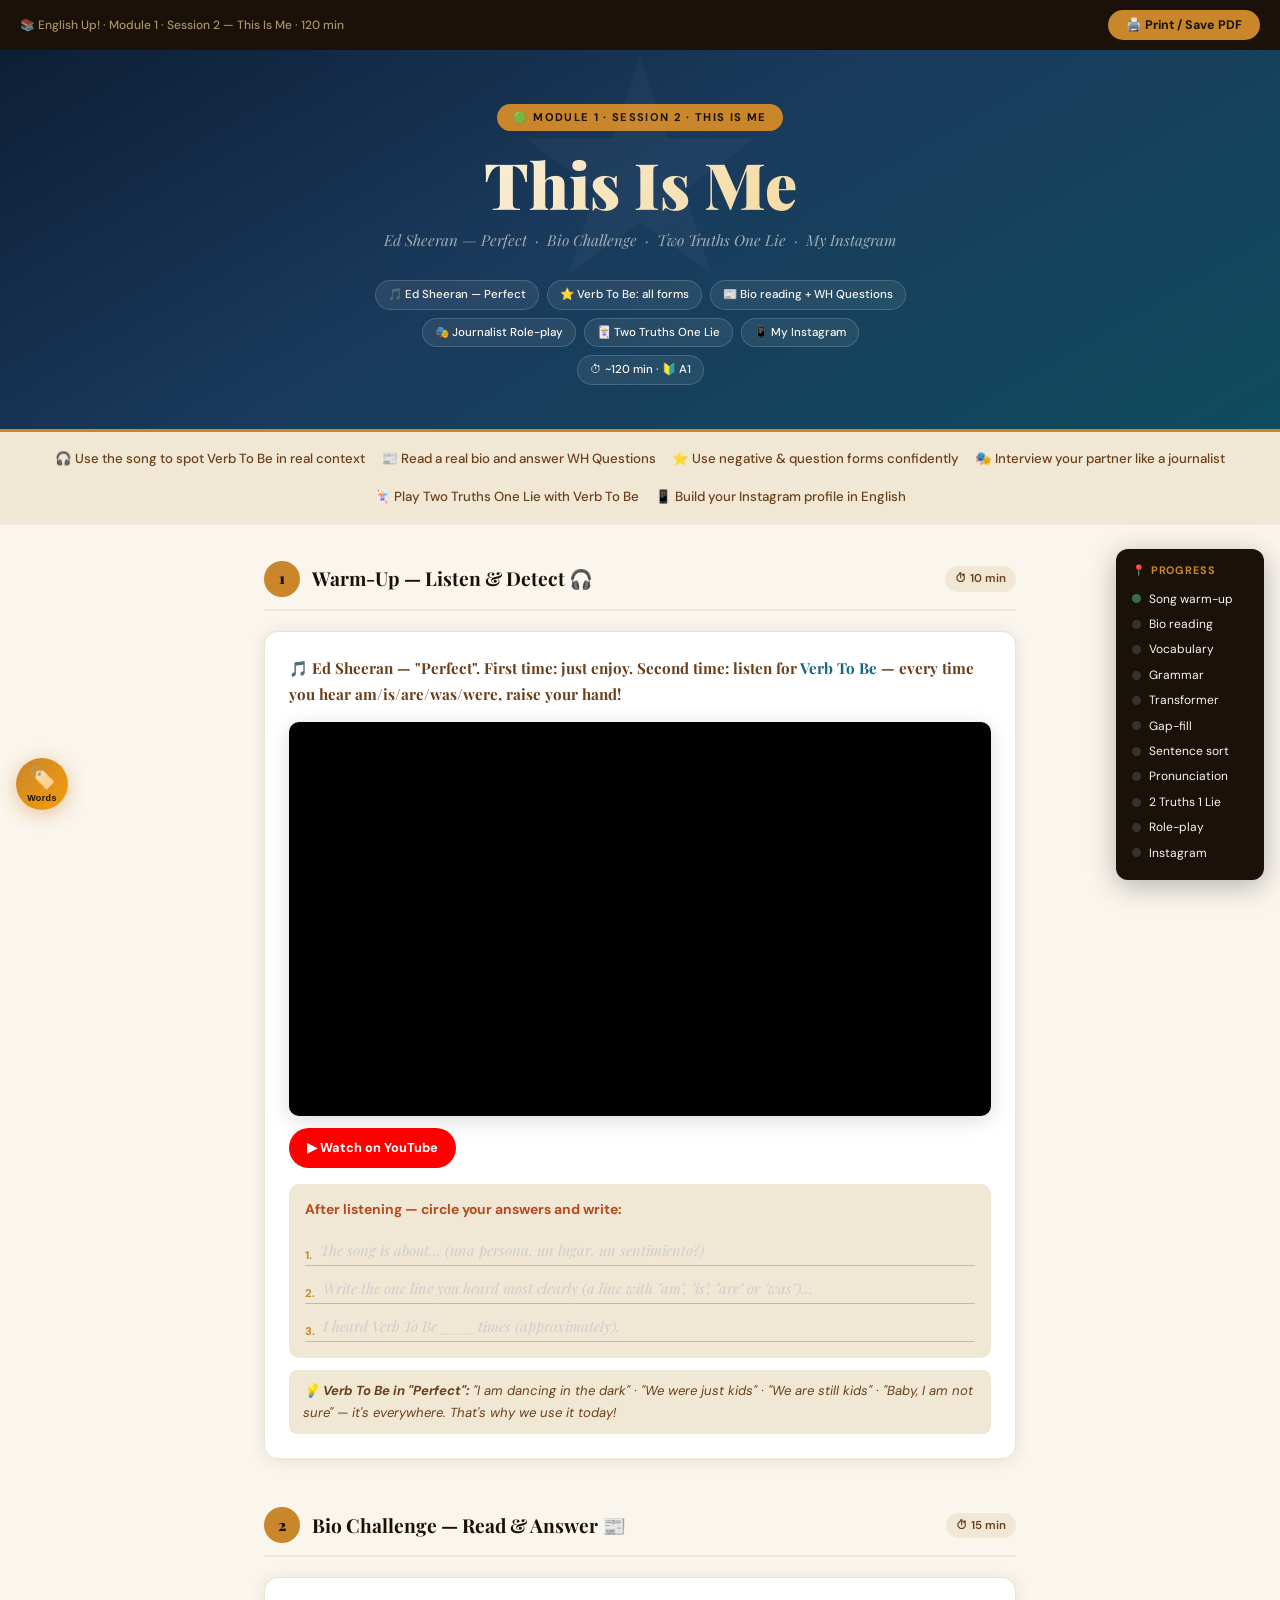
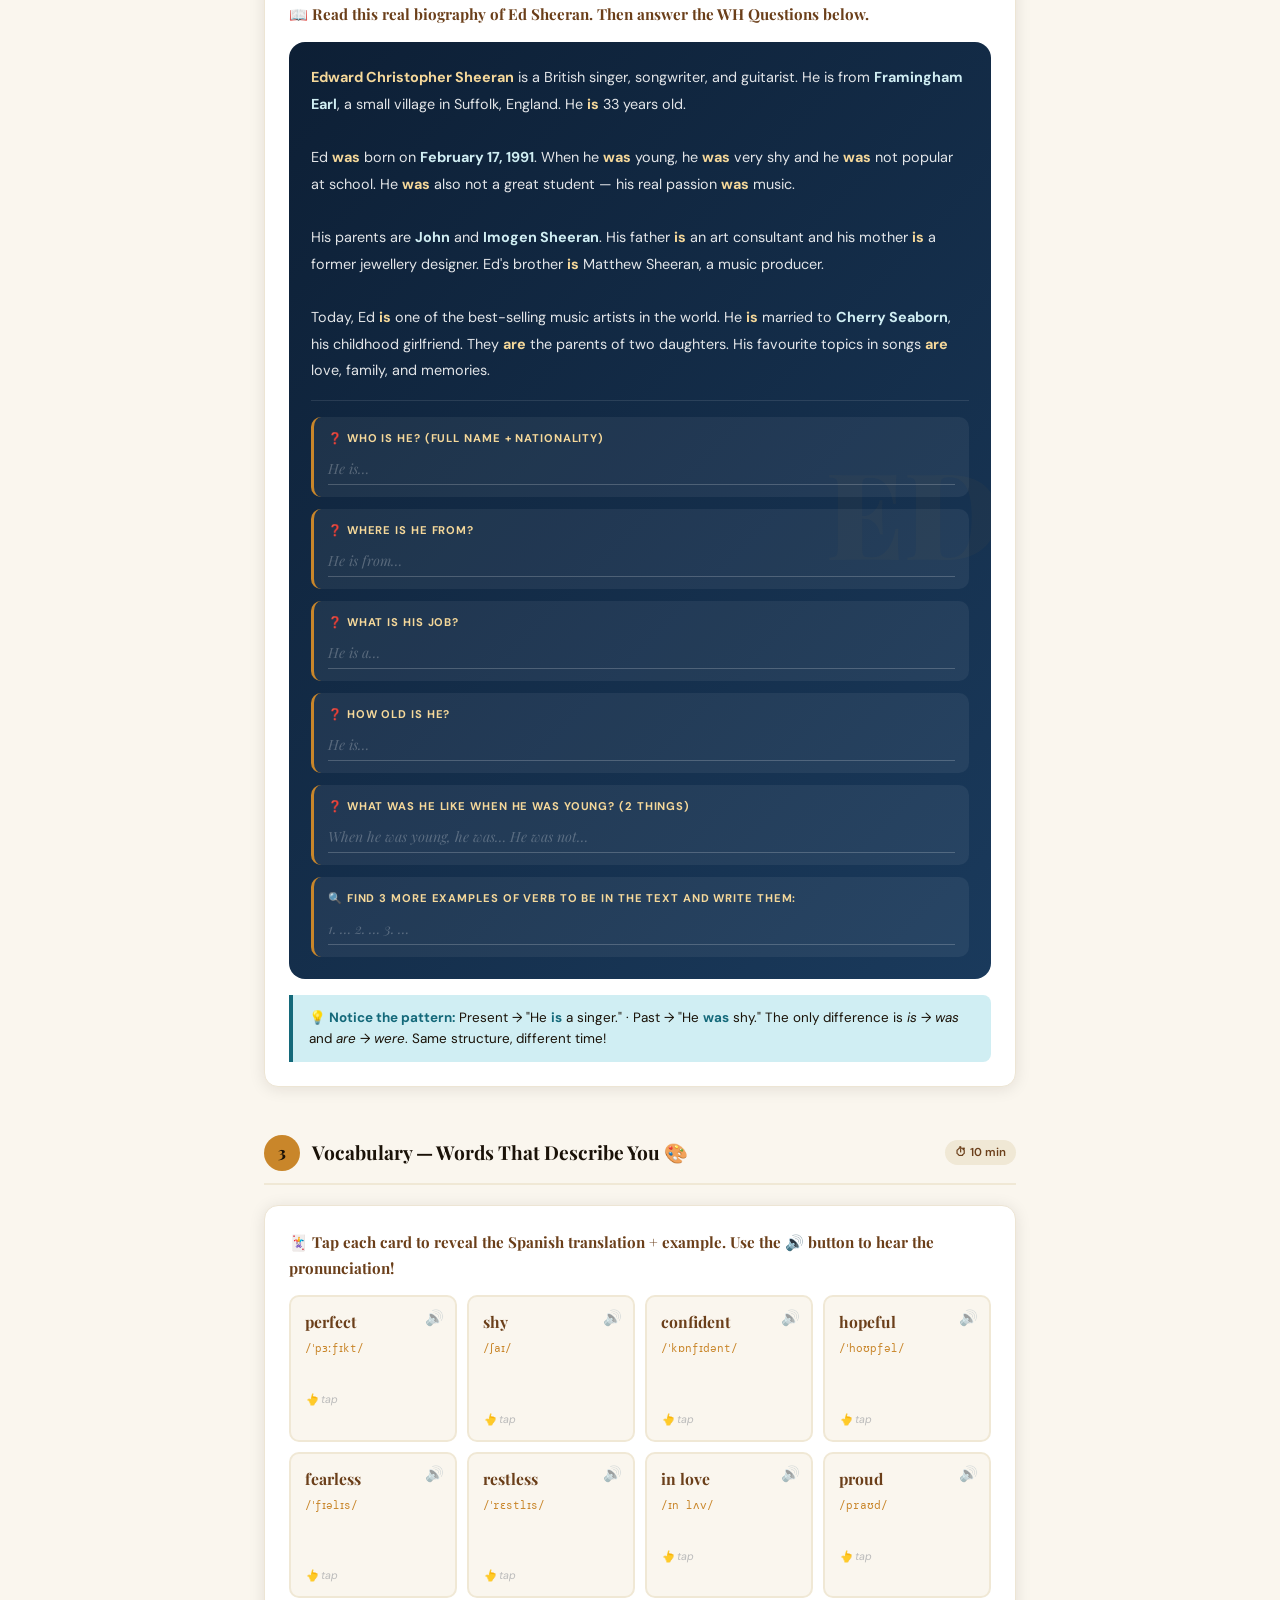
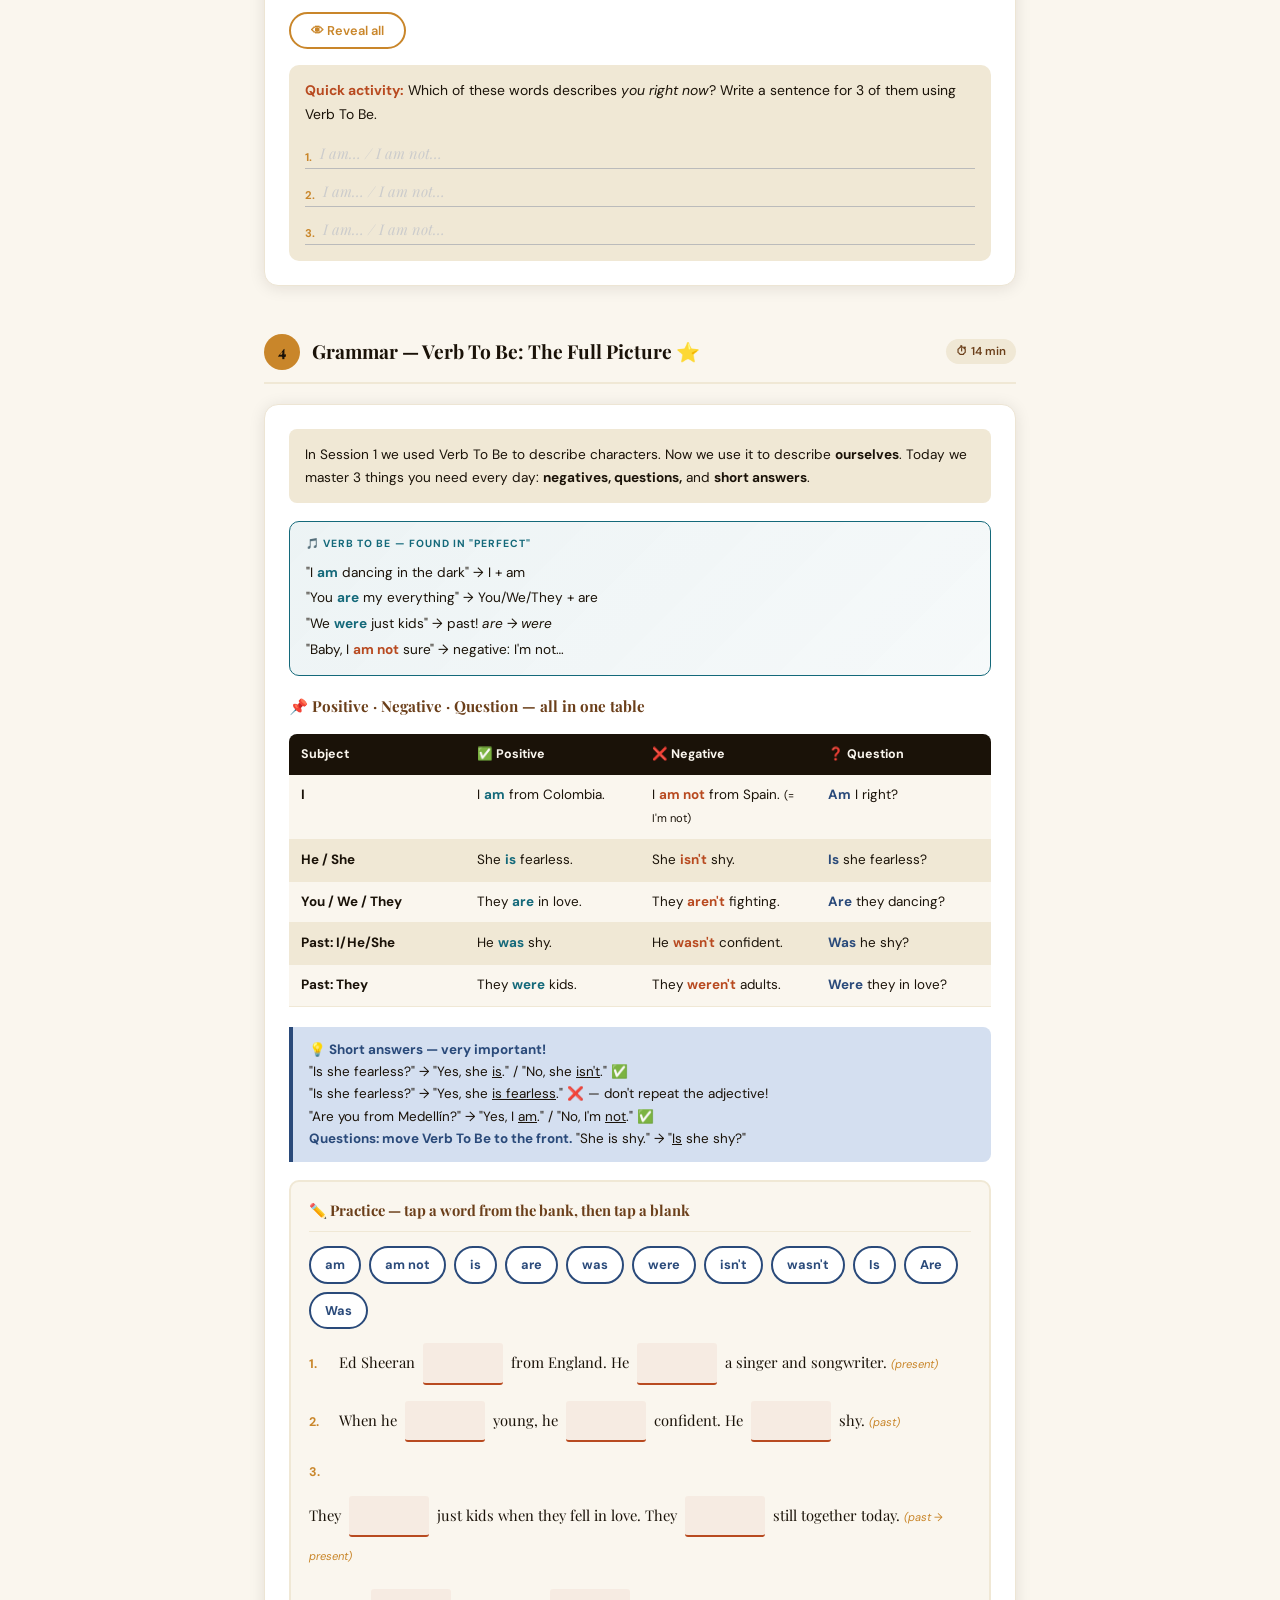
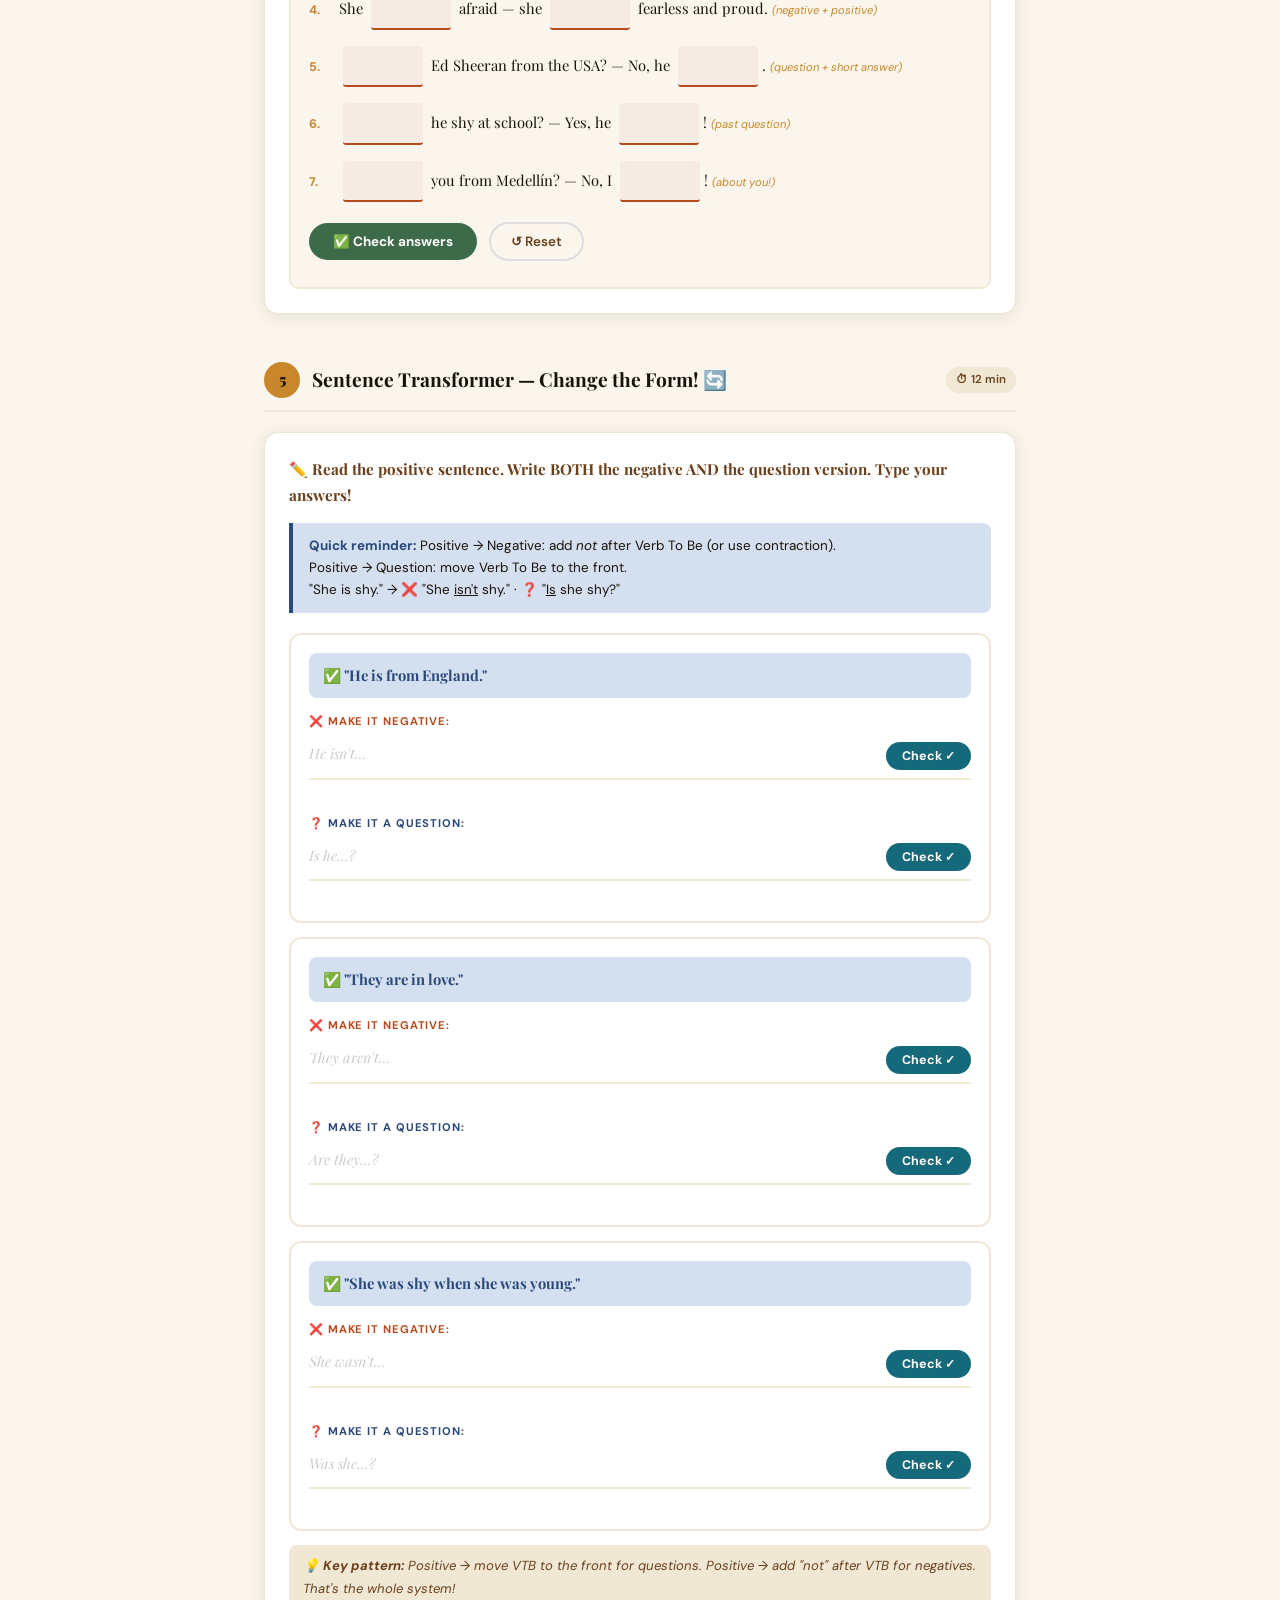
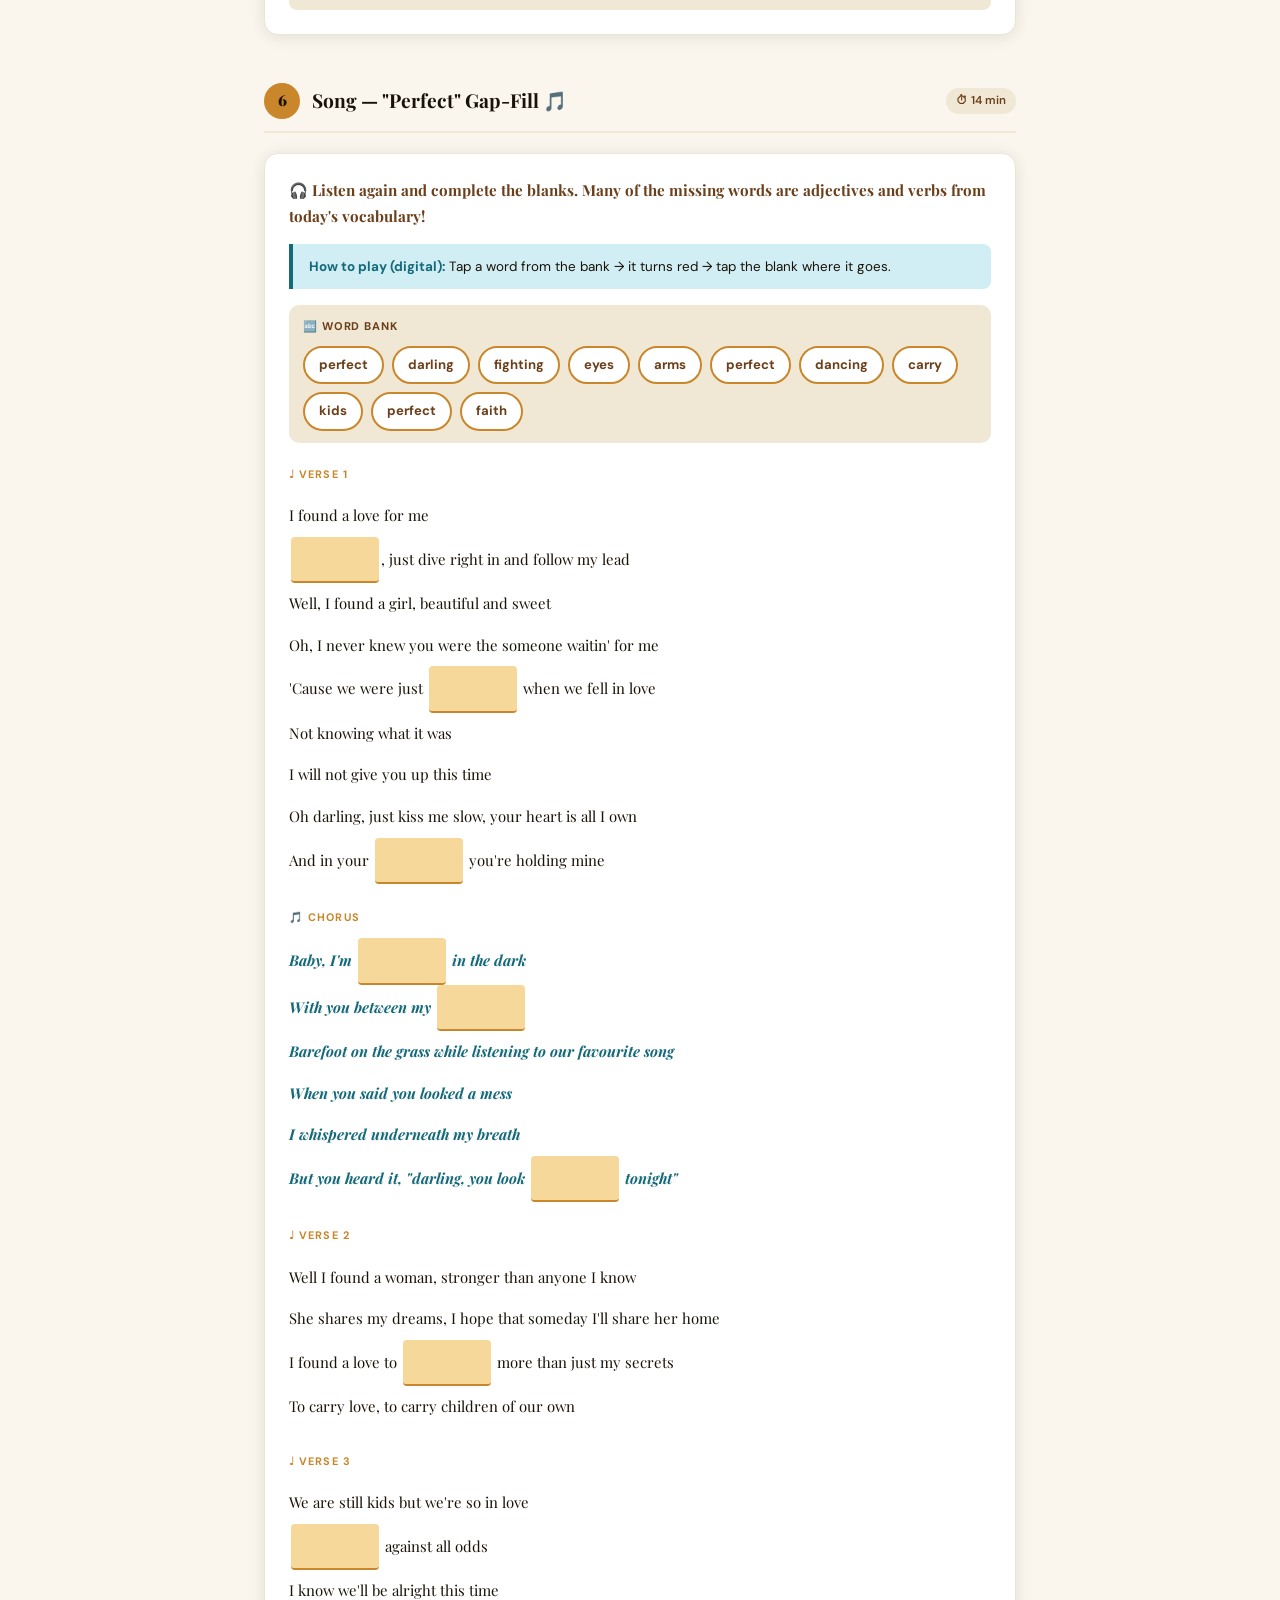
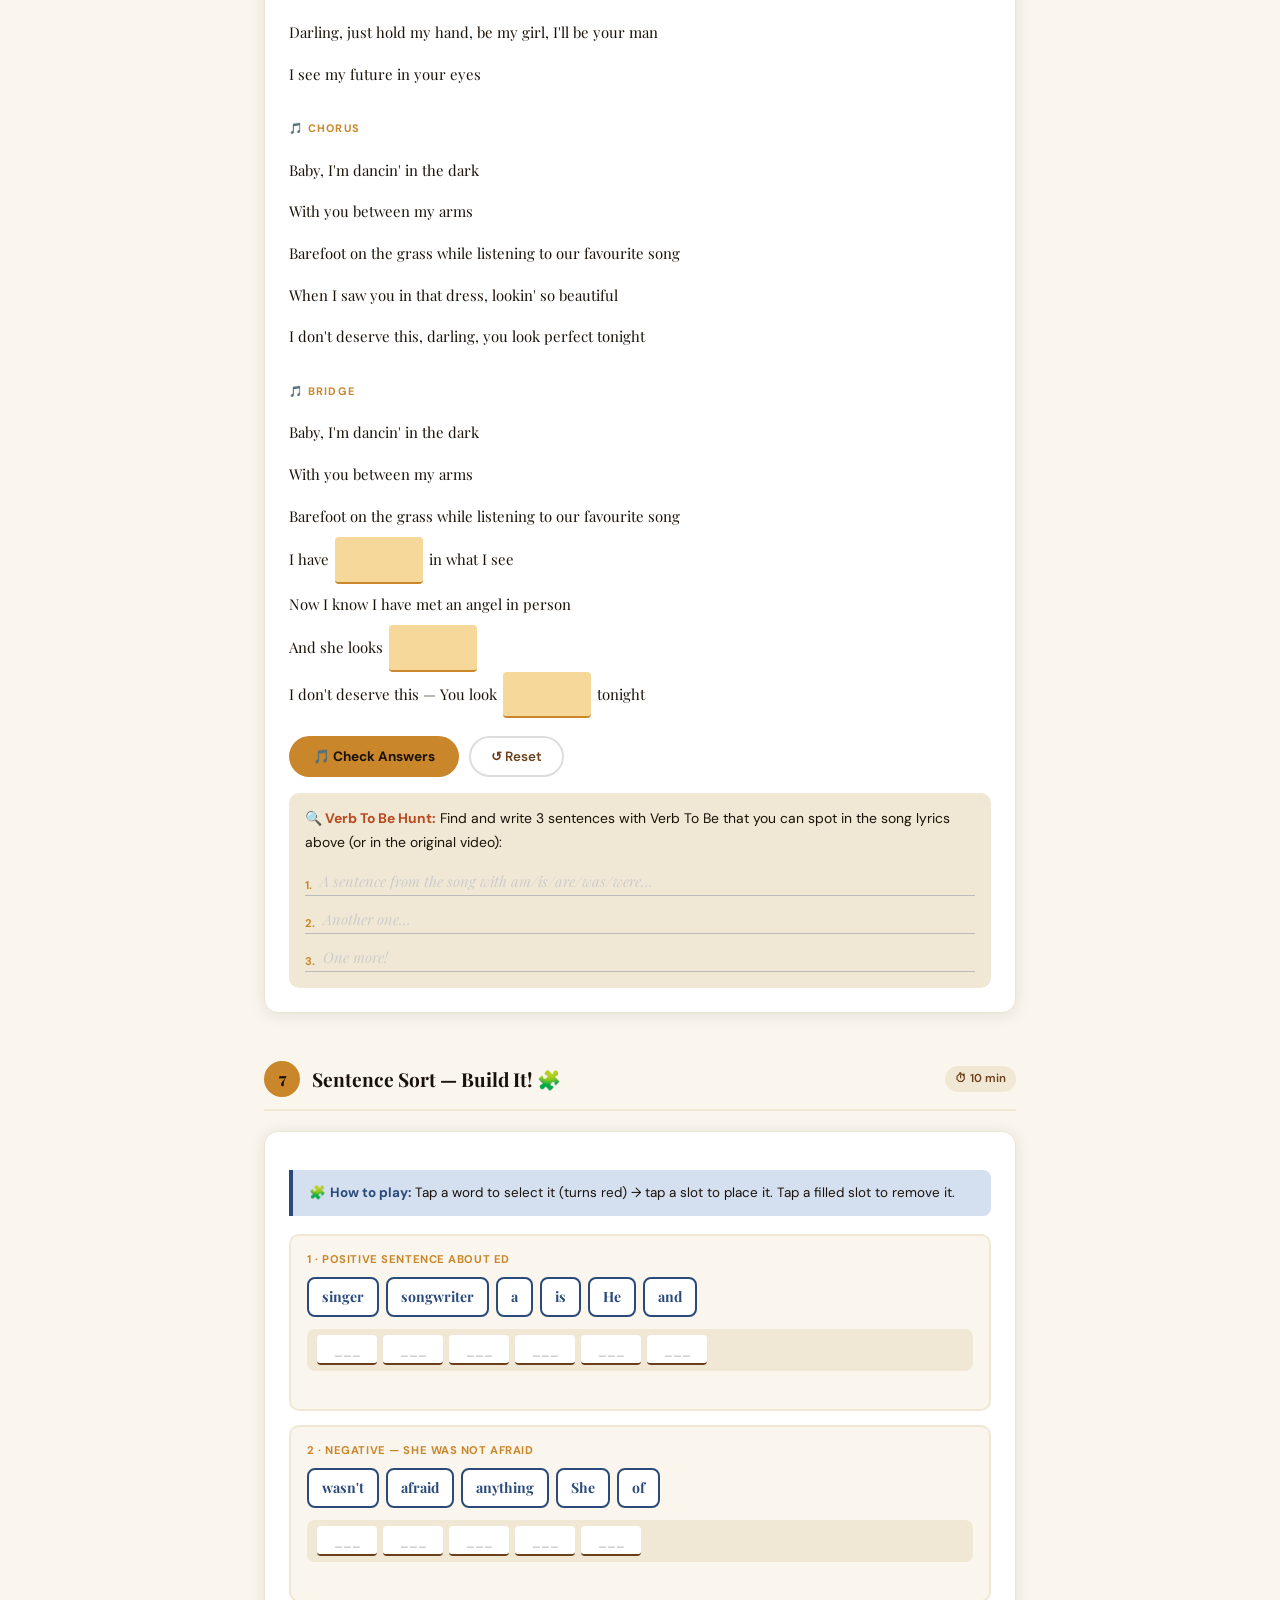
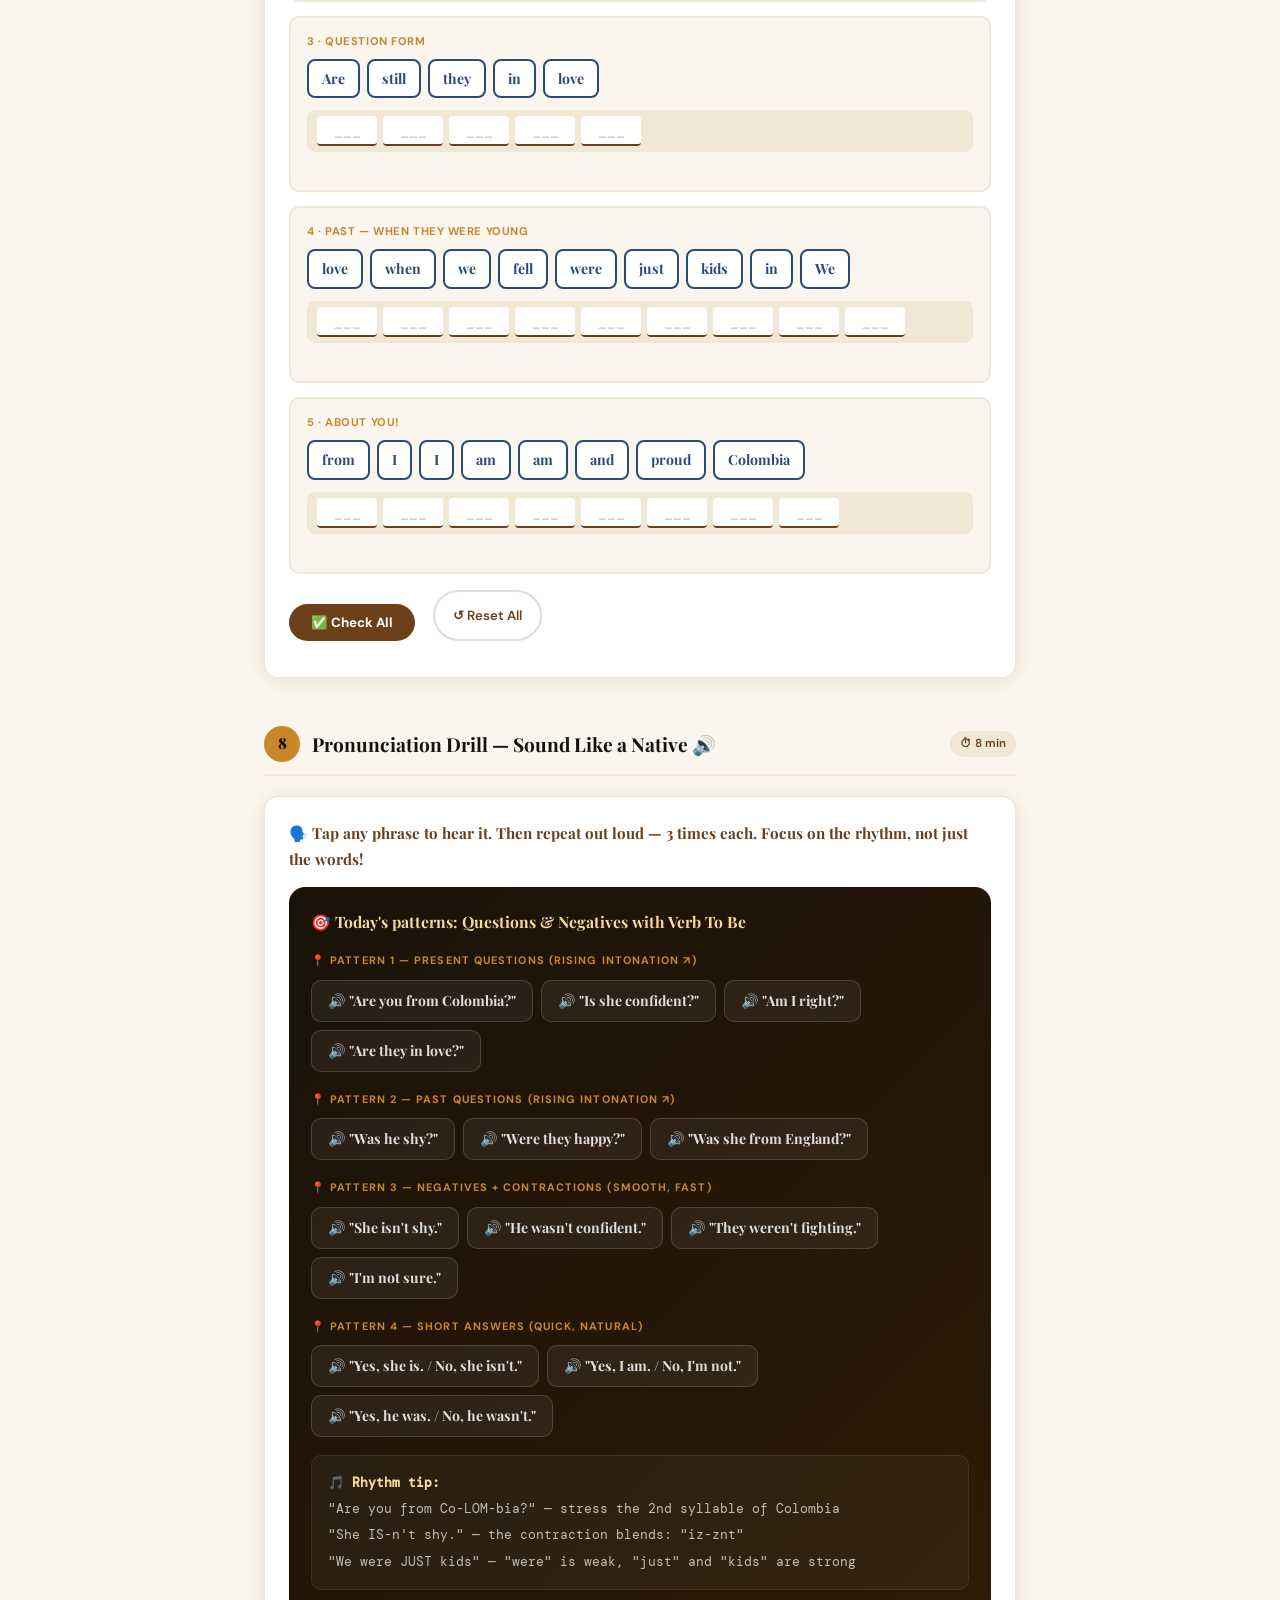
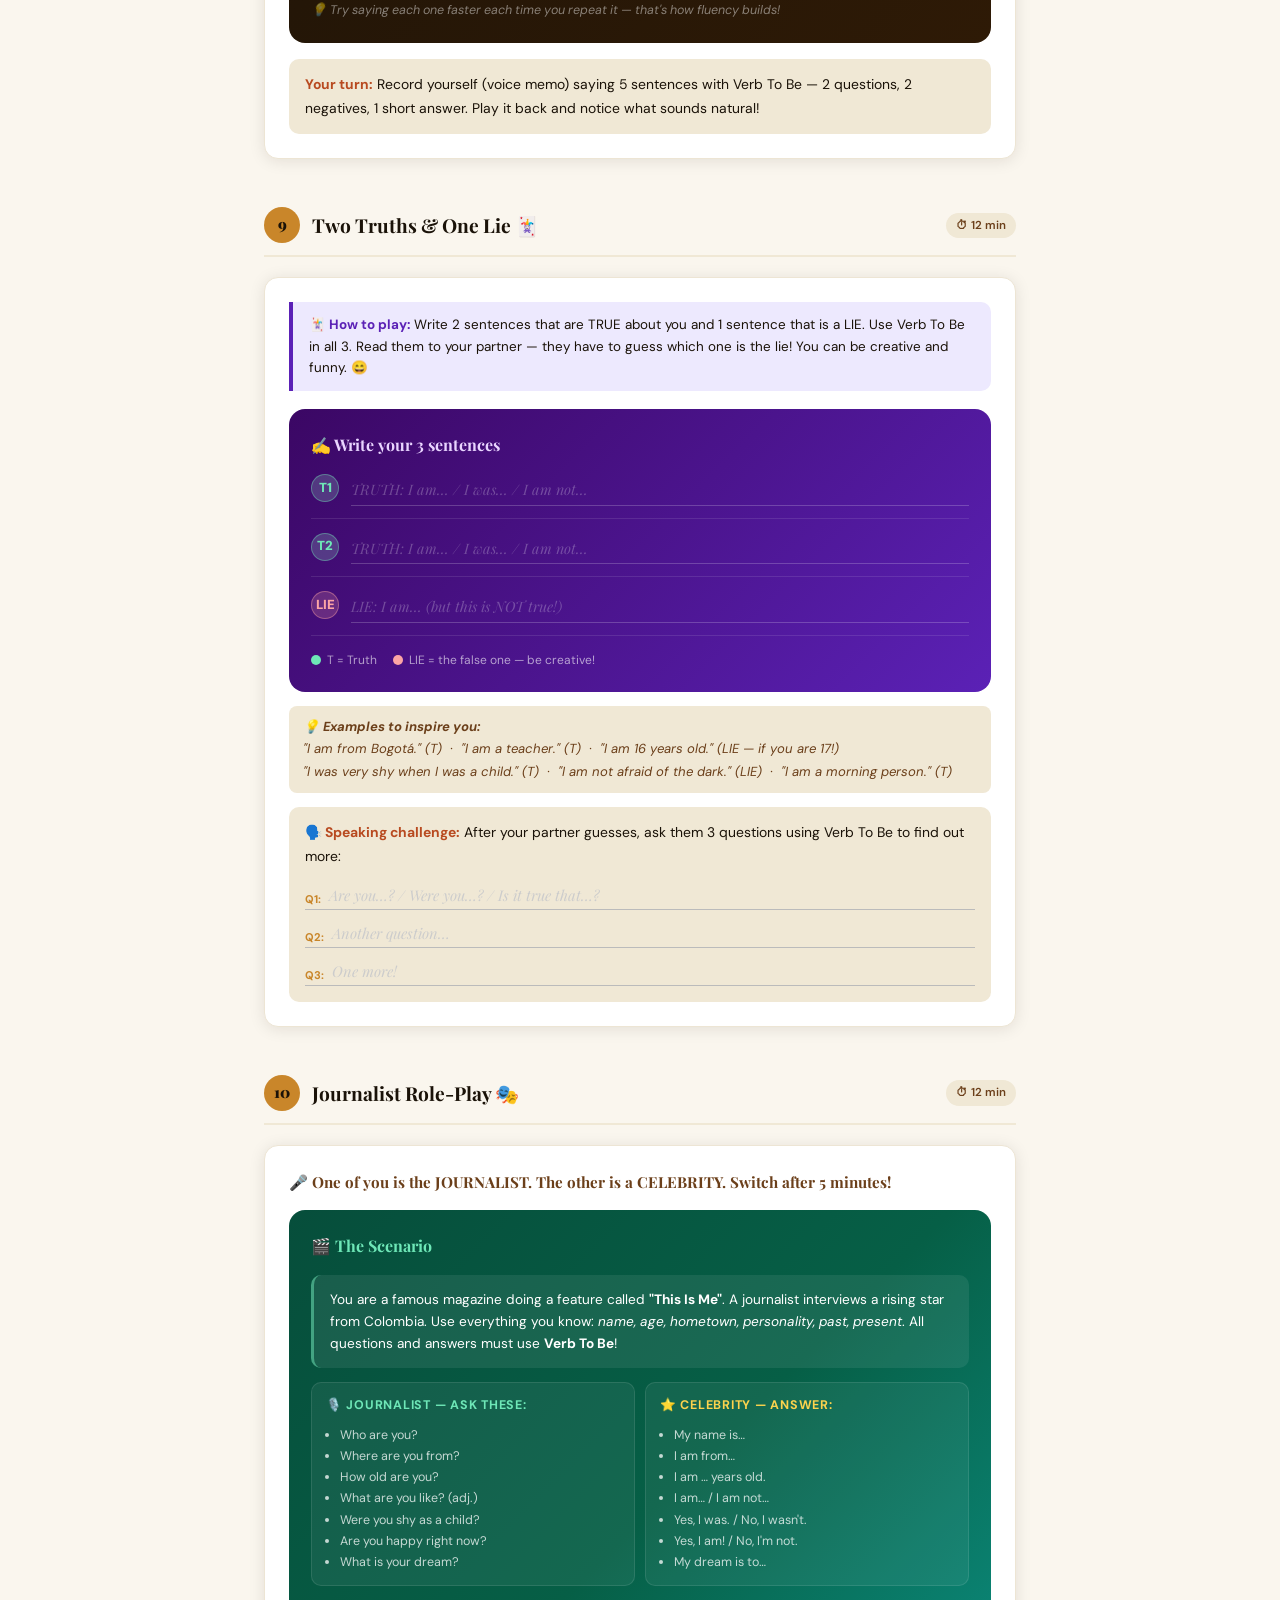
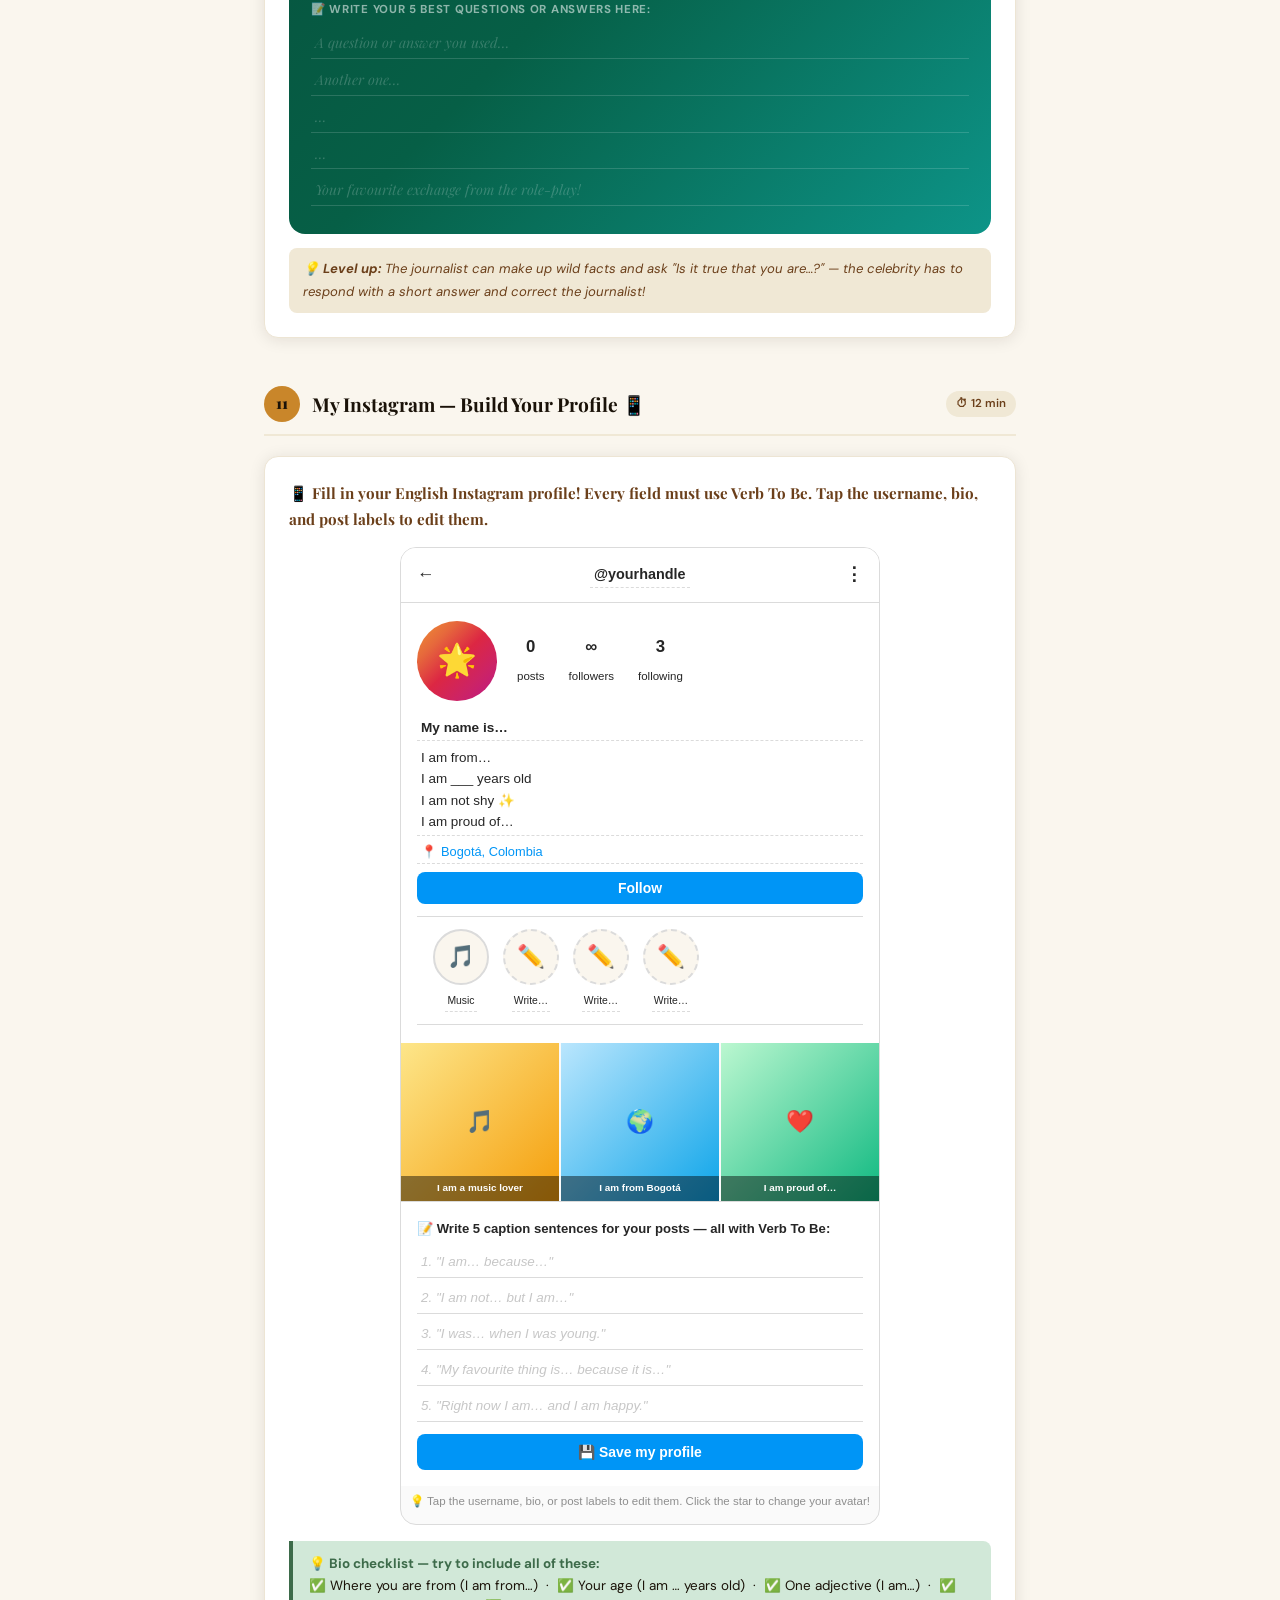
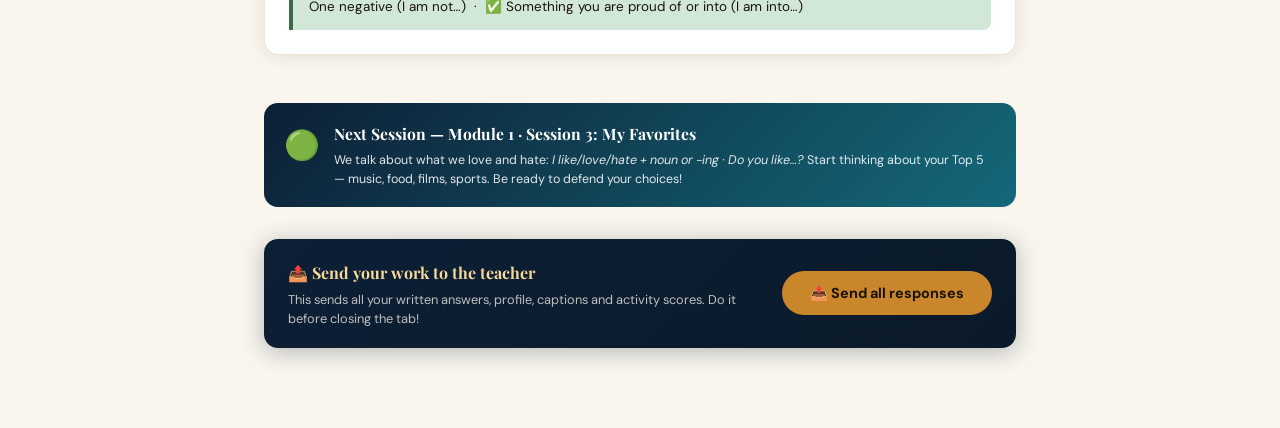
<file: lessons/mod1/session2.html>
<!DOCTYPE html>
<html lang="en">
<head>
<meta charset="UTF-8"/>
<meta name="viewport" content="width=device-width, initial-scale=1.0"/>
<title>Module 1 · Session 2 — This Is Me · 120 min</title>
<link rel="preconnect" href="https://fonts.googleapis.com"/>
<link rel="preconnect" href="https://fonts.gstatic.com" crossorigin/>
<link href="https://fonts.googleapis.com/css2?family=Playfair+Display:ital,wght@0,700;0,900;1,400;1,700&family=DM+Sans:wght@300;400;500;600;700&family=DM+Mono:wght@400;500&display=swap" rel="stylesheet"/>

<style>
*, *::before, *::after { box-sizing: border-box; margin: 0; padding: 0; }

:root {
  --cream:     #FAF6EE;
  --parchment: #F0E8D5;
  --ink:       #1A1208;
  --brown:     #6B3F1A;
  --gold:      #C9862A;
  --gold-lt:   #F5D89A;
  --rust:      #B84A20;
  --sage:      #3D6B4A;
  --sage-lt:   #D1E8D8;
  --blue:      #2A4A7A;
  --blue-lt:   #D4DFF0;
  --teal:      #14697A;
  --teal-lt:   #D0EEF3;
  --violet:    #5B21B6;
  --violet-lt: #EDE9FE;
  --rose:      #9D174D;
  --rose-lt:   #FCE7F3;
  --radius:    14px;
  --shadow:    0 2px 16px rgba(26,18,8,0.10);
  --font-h:    'Playfair Display', Georgia, serif;
  --font-b:    'DM Sans', sans-serif;
  --font-m:    'DM Mono', monospace;
}

html { scroll-behavior: smooth; }
body {
  font-family: var(--font-b);
  background: var(--cream);
  color: var(--ink);
  line-height: 1.7;
  font-size: 16px;
  -webkit-font-smoothing: antialiased;
}

/* ── PRINT BAR ── */
.print-bar {
  background: var(--ink); color: var(--gold-lt);
  display: flex; align-items: center; justify-content: space-between;
  padding: 10px 20px; font-size: .78rem; font-weight: 500; gap: 10px; flex-wrap: wrap;
}
.print-bar span { opacity: .65; font-size: .75rem; }
.btn-print {
  background: var(--gold); color: var(--ink); border: none; padding: 7px 18px;
  border-radius: 99px; font-weight: 700; font-size: .78rem; cursor: pointer;
  font-family: var(--font-b); transition: background .2s; white-space: nowrap;
}
.btn-print:hover { background: var(--gold-lt); }

/* ── HERO ── */
.hero {
  background: linear-gradient(150deg, #0D1F35 0%, #1A3A5C 45%, #0F4C5C 100%);
  color: var(--cream); padding: 52px 20px 44px; text-align: center;
  position: relative; overflow: hidden;
}
.hero::before {
  content: '★'; position: absolute; top: -30px; left: 50%; transform: translateX(-50%);
  font-size: 300px; opacity: .03; pointer-events: none; line-height: 1;
}
.hero-badge {
  display: inline-block; background: var(--gold); color: var(--ink);
  font-size: .7rem; font-weight: 700; letter-spacing: .12em; text-transform: uppercase;
  padding: 4px 16px; border-radius: 99px; margin-bottom: 18px;
}
.hero h1 {
  font-family: var(--font-h); font-size: clamp(2.4rem, 9vw, 4rem); font-weight: 900; line-height: 1.08;
  background: linear-gradient(135deg, #FAF6EE 20%, #F5D89A 70%, #E8C87A 100%);
  -webkit-background-clip: text; -webkit-text-fill-color: transparent; background-clip: text;
  margin-bottom: 10px;
}
.hero-sub { font-size: .95rem; opacity: .6; margin-bottom: 26px; font-style: italic; font-family: var(--font-h); }
.hero-tags { display: flex; gap: 8px; justify-content: center; flex-wrap: wrap; max-width: 560px; margin: 0 auto; }
.tag { background: rgba(255,255,255,.07); border: 1px solid rgba(255,255,255,.16); color: var(--cream); font-size: .72rem; font-weight: 500; padding: 4px 12px; border-radius: 99px; }

/* ── OBJECTIVES ── */
.objectives-bar {
  background: var(--parchment); border-top: 3px solid var(--gold);
  padding: 16px 20px; display: flex; gap: 16px; flex-direction: column;
}
@media (min-width: 600px) { .objectives-bar { flex-direction: row; flex-wrap: wrap; justify-content: center; } }
.obj-item { display: flex; align-items: center; gap: 8px; font-size: .83rem; font-weight: 500; color: var(--brown); }

/* ── LAYOUT ── */
.page { max-width: 800px; margin: 0 auto; padding: 28px 16px 80px; }
@media (min-width: 600px) { .page { padding: 36px 24px 80px; } }

/* ── SECTION HEADER ── */
.section-header {
  display: flex; align-items: center; gap: 12px; margin-bottom: 20px;
  padding-bottom: 12px; border-bottom: 2px solid var(--parchment);
}
.section-num {
  width: 36px; height: 36px; border-radius: 50%; background: var(--gold);
  color: var(--ink); font-weight: 900; font-size: .95rem;
  display: flex; align-items: center; justify-content: center; flex-shrink: 0; font-family: var(--font-h);
}
.section-title { font-family: var(--font-h); font-size: 1.2rem; font-weight: 700; line-height: 1.3; }
.section-time {
  margin-left: auto; font-size: .72rem; font-weight: 600; color: var(--brown);
  background: var(--parchment); padding: 3px 10px; border-radius: 99px; white-space: nowrap; flex-shrink: 0;
}
section { margin-bottom: 48px; }

/* ── CARD ── */
.card {
  background: white; border: 1px solid #EDE5D4; border-radius: var(--radius);
  padding: 20px; box-shadow: var(--shadow); margin-bottom: 16px;
}
@media (min-width: 600px) { .card { padding: 24px; } }
.card-title { font-family: var(--font-h); font-size: .95rem; font-weight: 700; margin-bottom: 14px; color: var(--brown); }

/* ── VIDEO ── */
.video-wrap {
  position: relative; padding-bottom: 56.25%; height: 0;
  border-radius: 10px; overflow: hidden; box-shadow: 0 4px 20px rgba(0,0,0,.15); background: #000;
}
.video-wrap iframe { position: absolute; inset: 0; width: 100%; height: 100%; border: none; }
.video-links { display: flex; gap: 10px; margin-top: 12px; flex-wrap: wrap; }
.btn-yt {
  display: inline-flex; align-items: center; gap: 7px; background: #FF0000; color: white;
  text-decoration: none; padding: 9px 18px; border-radius: 99px; font-weight: 700;
  font-size: .8rem; font-family: var(--font-b); transition: background .2s;
}
.btn-yt:hover { background: #CC0000; }

/* ── WRITE LINE ── */
.write-line {
  position: relative; border-bottom: 1.5px solid #bbb; min-height: 32px;
  display: flex; align-items: flex-end; margin-bottom: 2px; cursor: text;
}
.write-line::before {
  content: attr(data-num); font-family: var(--font-b); font-size: .7rem; color: var(--gold);
  font-weight: 700; margin-right: 6px; flex-shrink: 0; padding-bottom: 4px; line-height: 1;
}
.write-line [contenteditable] {
  flex: 1; outline: none; font-family: var(--font-h); font-size: .92rem; color: var(--ink);
  padding: 4px 2px; min-height: 26px; line-height: 1.4; background: transparent; caret-color: var(--rust);
}
.write-line [contenteditable]:empty::before { content: attr(data-placeholder); color: #ccc; font-style: italic; pointer-events: none; }
.write-line:focus-within { border-bottom-color: var(--gold); background: rgba(201,134,42,.04); }
.write-lines { display: flex; flex-direction: column; gap: 4px; margin-top: 12px; }

/* ── VOCAB GRID ── */
.vocab-grid { display: grid; grid-template-columns: repeat(2, 1fr); gap: 10px; }
@media (min-width: 480px) { .vocab-grid { grid-template-columns: repeat(3, 1fr); } }
@media (min-width: 720px) { .vocab-grid { grid-template-columns: repeat(4, 1fr); } }
.vocab-card {
  background: var(--cream); border: 2px solid var(--parchment); border-radius: 10px;
  padding: 12px 14px; cursor: pointer; transition: all .2s;
  -webkit-tap-highlight-color: transparent; min-height: 90px; position: relative;
}
.vocab-card:hover { border-color: var(--gold); transform: translateY(-2px); box-shadow: 0 4px 14px rgba(201,134,42,.18); }
.vocab-card.revealed { border-color: var(--gold); background: var(--gold-lt); }
.vocab-card.revealed .vocab-translation { opacity: 1; max-height: 50px; }
.vocab-card.revealed .vocab-hint { display: none; }
.vocab-card.revealed .vocab-example { opacity: 1; }
.vocab-word { font-family: var(--font-h); font-size: .98rem; font-weight: 700; color: var(--brown); }
.vocab-pron { font-family: var(--font-m); font-size: .68rem; color: var(--gold); margin: 3px 0; }
.vocab-translation { font-size: .78rem; color: var(--blue); font-weight: 600; opacity: 0; max-height: 0; overflow: hidden; transition: all .3s; margin-top: 4px; }
.vocab-example { font-size: .72rem; color: var(--brown); font-style: italic; margin-top: 3px; opacity: 0; transition: opacity .3s; }
.vocab-hint { font-size: .67rem; color: #bbb; margin-top: 6px; font-style: italic; }
.reveal-all-btn {
  display: inline-block; margin-top: 14px; background: none; border: 2px solid var(--gold); color: var(--gold);
  padding: 8px 20px; border-radius: 99px; cursor: pointer; font-family: var(--font-b); font-weight: 600; font-size: .8rem; transition: all .2s;
}
.reveal-all-btn:hover { background: var(--gold); color: var(--ink); }

/* ── TTS ── */
.tts-btn {
  position: absolute; top: 7px; right: 8px; width: 26px; height: 26px; border-radius: 50%;
  border: none; background: transparent; cursor: pointer; font-size: .95rem;
  display: flex; align-items: center; justify-content: center; opacity: 0.45;
  transition: opacity .18s, background .18s, transform .15s; padding: 0; line-height: 1;
  -webkit-tap-highlight-color: transparent; z-index: 2;
}
.tts-btn:hover { opacity: 1; background: rgba(201,134,42,.15); transform: scale(1.15); }
.tts-btn.speaking { opacity: 1; background: rgba(61,107,74,.18); animation: ttsSpeak .55s ease-in-out infinite alternate; }
@keyframes ttsSpeak { from { transform: scale(1); } to { transform: scale(1.22); } }
.tts-inline {
  width: 22px; height: 22px; border-radius: 50%; border: none; background: transparent;
  cursor: pointer; font-size: .8rem; display: inline-flex; align-items: center; justify-content: center;
  opacity: 0.5; transition: opacity .18s; padding: 0; vertical-align: middle;
}
.tts-inline:hover { opacity: 1; background: rgba(201,134,42,.15); }
.tts-inline.speaking { opacity: 1; animation: ttsSpeak .55s ease-in-out infinite alternate; }

/* ── GRAMMAR TABLE ── */
.grammar-intro { background: var(--parchment); border-radius: 8px; padding: 14px 16px; font-size: .85rem; line-height: 1.7; margin-bottom: 18px; }
.grammar-table { width: 100%; border-collapse: collapse; font-size: .84rem; margin-bottom: 20px; overflow-x: auto; display: block; }
.grammar-table thead, .grammar-table tbody, .grammar-table tr { display: table; width: 100%; table-layout: fixed; }
.grammar-table th { background: var(--ink); color: var(--cream); padding: 10px 12px; text-align: left; font-size: .78rem; }
.grammar-table th:first-child { border-radius: 8px 0 0 0; } .grammar-table th:last-child { border-radius: 0 8px 0 0; }
.grammar-table td { padding: 9px 12px; border-bottom: 1px solid var(--parchment); vertical-align: top; }
.grammar-table tr:nth-child(odd) td { background: var(--cream); }
.grammar-table tr:nth-child(even) td { background: var(--parchment); }
.grammar-rule-box {
  background: var(--blue-lt); border-left: 4px solid var(--blue);
  border-radius: 0 8px 8px 0; padding: 12px 16px; font-size: .84rem; margin-bottom: 18px; line-height: 1.65;
}
.grammar-rule-box strong { color: var(--blue); }
.info-box { background: var(--blue-lt); border-left: 4px solid var(--blue); border-radius: 0 8px 8px 0; padding: 12px 16px; font-size: .84rem; margin-top: 14px; line-height: 1.6; }
.info-box strong { color: var(--blue); }
.info-box.teal { background: var(--teal-lt); border-color: var(--teal); }
.info-box.teal strong { color: var(--teal); }
.info-box.sage { background: var(--sage-lt); border-color: var(--sage); }
.info-box.sage strong { color: var(--sage); }
.tip-box { background: var(--parchment); border-radius: 8px; padding: 10px 14px; font-size: .82rem; color: var(--brown); font-style: italic; margin-top: 12px; }
.listen-task { background: var(--parchment); border-radius: 10px; padding: 14px 16px; margin-top: 16px; font-size: .87rem; }
.listen-task strong { color: var(--rust); }

/* ── GRAMMAR PRACTICE ── */
.grammar-practice { background: var(--cream); border: 2px solid var(--parchment); border-radius: 10px; padding: 16px 18px; }
.grammar-practice .gp-title { font-family: var(--font-h); font-weight: 700; font-size: .92rem; color: var(--brown); margin-bottom: 14px; border-bottom: 1px solid var(--parchment); padding-bottom: 8px; }
.gp-item { display: flex; align-items: baseline; gap: 8px; margin-bottom: 16px; font-family: var(--font-h); font-size: .92rem; line-height: 2.4; flex-wrap: wrap; }
.gp-num { min-width: 22px; font-weight: 700; color: var(--gold); font-family: var(--font-b); font-size: .78rem; flex-shrink: 0; }
.gp-hint-label { font-family: var(--font-b); font-size: .7rem; color: var(--gold); font-style: italic; }
.gp-blank {
  display: inline-block; min-width: 80px; border-bottom: 2px solid var(--rust); margin: 0 4px;
  background: rgba(184,74,32,.06); border-radius: 3px; padding: 2px 8px; cursor: pointer;
  font-weight: 700; color: transparent; text-align: center; transition: all .2s;
  font-family: var(--font-h); -webkit-tap-highlight-color: transparent; user-select: none;
}
.gp-blank:hover { border-color: var(--gold); background: var(--gold-lt); }
.gp-blank.gp-filled { color: var(--rust); background: rgba(184,74,32,.1); }
.gp-blank.gp-correct { color: var(--sage); background: var(--sage-lt); border-color: var(--sage); cursor: default; }
.gp-blank.gp-wrong { color: var(--rust); background: #FDECEA; border-color: var(--rust); animation: shake .4s; }
.gp-wordbank { display: flex; flex-wrap: wrap; gap: 8px; margin-bottom: 14px; }
.gp-chip {
  background: white; border: 2px solid var(--blue); color: var(--blue); border-radius: 99px;
  padding: 6px 14px; cursor: pointer; font-weight: 700; font-size: .8rem;
  font-family: var(--font-b); transition: all .2s; user-select: none;
}
.gp-chip:hover { background: var(--blue); color: white; }
.gp-chip.gp-chip-sel { background: var(--blue); color: white; }
.gp-check-btn {
  background: var(--sage); color: white; border: none; padding: 10px 24px; border-radius: 99px;
  cursor: pointer; font-family: var(--font-b); font-weight: 700; font-size: .84rem; transition: background .2s; margin-top: 4px;
}
.gp-check-btn:hover { background: var(--brown); }
.gp-reset-btn {
  background: none; border: 2px solid #DDD; color: var(--brown); padding: 9px 20px; border-radius: 99px;
  cursor: pointer; font-family: var(--font-b); font-weight: 600; font-size: .84rem; transition: all .2s; margin-top: 4px; margin-left: 8px;
}
.gp-reset-btn:hover { border-color: var(--brown); }
#gp-score { margin-top: 10px; font-weight: 700; font-size: .85rem; }

/* ── SONG GAP-FILL ── */
.word-bank-wrap { background: var(--parchment); border-radius: 10px; padding: 12px 14px; margin-bottom: 16px; }
.word-bank-label { font-size: .7rem; font-weight: 700; text-transform: uppercase; letter-spacing: .08em; color: var(--brown); margin-bottom: 10px; }
.word-bank { display: flex; gap: 8px; flex-wrap: wrap; }
.word-chip {
  background: white; border: 2px solid var(--gold); border-radius: 99px; padding: 6px 14px;
  cursor: pointer; font-family: var(--font-b); font-weight: 700; font-size: .82rem; color: var(--brown); transition: all .2s; user-select: none;
}
.word-chip:hover { background: var(--gold); color: var(--ink); }
.word-chip.selected-chip { background: var(--rust); border-color: var(--rust); color: white; }
.word-chip.used { opacity: .25; pointer-events: none; text-decoration: line-through; }
.lyrics-wrap { font-family: var(--font-h); line-height: 2.8; font-size: .93rem; }
.verse-label { font-size: .68rem; font-weight: 700; text-transform: uppercase; letter-spacing: .1em; color: var(--gold); margin: 18px 0 6px; font-family: var(--font-b); }
.verse-label:first-child { margin-top: 0; }
.lyric-line { display: block; }
.lyric-line.chorus-line { color: var(--teal); font-weight: 700; font-style: italic; }
.gap-blank {
  display: inline-block; min-width: 88px; border-bottom: 2.5px solid var(--gold); padding: 2px 8px; margin: 0 2px;
  background: var(--gold-lt); border-radius: 4px; cursor: pointer; font-weight: 700; color: transparent; text-align: center;
  transition: all .2s; font-family: var(--font-h); font-size: .9rem; user-select: none;
}
.gap-blank:hover { border-color: var(--rust); background: #FDECEA; }
.gap-blank.filled { color: var(--brown); background: var(--gold-lt); }
.gap-blank.correct-ans { color: var(--sage); background: var(--sage-lt); border-color: var(--sage); cursor: default; }
.gap-blank.wrong-ans { color: var(--rust); background: #FDECEA; border-color: var(--rust); animation: shake .4s; }
.lyrics-actions { display: flex; gap: 10px; margin-top: 18px; flex-wrap: wrap; }
.lyrics-check-btn { background: var(--gold); color: var(--ink); border: none; padding: 11px 24px; border-radius: 99px; cursor: pointer; font-family: var(--font-b); font-weight: 700; font-size: .85rem; transition: all .2s; }
.lyrics-check-btn:hover { background: var(--gold-lt); }
.lyrics-reset-btn { background: none; border: 2px solid #DDD; color: var(--brown); padding: 10px 20px; border-radius: 99px; cursor: pointer; font-family: var(--font-b); font-weight: 600; font-size: .84rem; transition: all .2s; }
.lyrics-reset-btn:hover { border-color: var(--brown); }
#lyrics-score { margin-top: 10px; font-weight: 700; font-size: .85rem; }

/* ── BIO READING ── */
.bio-card {
  background: linear-gradient(135deg, #0D1F35, #1A3A5C);
  border-radius: 16px; padding: 22px; color: white; margin-bottom: 16px;
  position: relative; overflow: hidden;
}
.bio-card::before {
  content: 'ED'; position: absolute; right: -10px; top: 50%; transform: translateY(-50%);
  font-family: var(--font-h); font-size: 120px; font-weight: 900; opacity: .04; color: var(--gold); pointer-events: none;
}
.bio-card-inner { position: relative; z-index: 1; }
.bio-text { font-size: .9rem; line-height: 1.85; color: rgba(255,255,255,.88); }
.bio-text strong { color: var(--gold-lt); }
.bio-text em { color: var(--teal-lt); font-style: normal; font-weight: 700; }
.bio-separator { height: 1px; background: rgba(255,255,255,.1); margin: 16px 0; }
.bio-questions { display: flex; flex-direction: column; gap: 12px; margin-top: 14px; }
.bio-q {
  background: rgba(255,255,255,.06); border-radius: 10px; padding: 12px 14px;
  border-left: 3px solid var(--gold); font-size: .85rem;
}
.bio-q-label { font-size: .7rem; font-weight: 700; text-transform: uppercase; letter-spacing: .08em; color: var(--gold-lt); margin-bottom: 6px; font-family: var(--font-b); }
.bio-q [contenteditable] {
  outline: none; font-family: var(--font-h); font-size: .88rem; color: white;
  background: transparent; caret-color: var(--gold); border-bottom: 1.5px solid rgba(255,255,255,.2);
  min-height: 22px; display: block; padding: 3px 0;
}
.bio-q [contenteditable]:empty::before { content: attr(data-placeholder); color: rgba(255,255,255,.25); font-style: italic; pointer-events: none; }
.bio-q [contenteditable]:focus { border-bottom-color: var(--gold); }

/* ── TRUE/FALSE QUIZ ── */
.tf-card { background: white; border: 2px solid var(--parchment); border-radius: 12px; padding: 16px 18px; margin-bottom: 12px; }
.tf-q { font-weight: 600; font-size: .9rem; margin-bottom: 12px; line-height: 1.5; font-family: var(--font-h); }
.tf-btns { display: flex; gap: 10px; flex-wrap: wrap; }
.tf-btn {
  padding: 9px 22px; border-radius: 10px; border: 2px solid var(--parchment);
  cursor: pointer; font-weight: 700; font-size: .85rem; font-family: var(--font-b);
  background: var(--cream); transition: all .2s; color: var(--ink);
}
.tf-btn:hover { border-color: var(--blue); background: var(--blue-lt); }
.tf-btn.sel-t { background: var(--blue-lt); border-color: var(--blue); color: var(--blue); }
.tf-btn.sel-f { background: #FDECEA; border-color: var(--rust); color: var(--rust); }
.tf-btn.correct { background: var(--sage-lt) !important; border-color: var(--sage) !important; color: var(--sage) !important; }
.tf-btn.wrong { background: #FDECEA !important; border-color: var(--rust) !important; color: var(--rust) !important; }
.tf-feedback { font-size: .78rem; margin-top: 10px; font-weight: 600; min-height: 18px; line-height: 1.4; }
.tf-submit-btn {
  background: var(--blue); color: white; border: none; padding: 13px 32px; border-radius: 99px;
  cursor: pointer; font-family: var(--font-b); font-weight: 700; font-size: .9rem; margin-top: 20px; transition: all .2s; width: 100%;
}
@media (min-width: 400px) { .tf-submit-btn { width: auto; } }
.tf-submit-btn:hover { background: var(--brown); }
#tf-result { margin-top: 16px; padding: 18px; border-radius: 12px; text-align: center; font-family: var(--font-h); font-size: 1.1rem; font-weight: 700; display: none; }
#tf-result.show { display: block; }

/* ── SENTENCE TRANSFORMER ── */
.transformer-card {
  background: white; border: 2px solid var(--parchment); border-radius: 12px; padding: 18px; margin-bottom: 14px;
}
.transformer-original {
  background: var(--blue-lt); border-radius: 8px; padding: 10px 14px;
  font-family: var(--font-h); font-size: .92rem; font-weight: 700; color: var(--blue); margin-bottom: 14px;
}
.transformer-tasks { display: flex; flex-direction: column; gap: 12px; }
.transformer-task-label { font-size: .7rem; font-weight: 700; text-transform: uppercase; letter-spacing: .08em; color: var(--brown); margin-bottom: 6px; }
.transformer-input-wrap {
  display: flex; align-items: flex-end; gap: 10px; border-bottom: 2px solid var(--parchment); padding-bottom: 8px;
}
.transformer-input {
  flex: 1; font-family: var(--font-h); font-size: .9rem; border: none; outline: none;
  background: transparent; caret-color: var(--rust); color: var(--ink); padding: 4px 0; min-height: 24px;
}
.transformer-input:empty::before { content: attr(data-placeholder); color: #ccc; font-style: italic; pointer-events: none; }
.transformer-feedback { font-size: .78rem; font-weight: 700; margin-top: 6px; min-height: 16px; }
.transformer-check-btn {
  background: var(--teal); color: white; border: none; padding: 6px 16px; border-radius: 99px;
  cursor: pointer; font-family: var(--font-b); font-weight: 700; font-size: .78rem; transition: background .2s; flex-shrink: 0;
}
.transformer-check-btn:hover { background: var(--brown); }
#trans-score { margin-top: 14px; font-weight: 700; font-size: .85rem; }

/* ── PRONUNCIATION DRILL ── */
.drill-section { background: linear-gradient(135deg, #1A1208, #2E1A06); border-radius: 16px; padding: 22px; color: white; }
.drill-section-title { font-family: var(--font-h); font-size: .98rem; font-weight: 700; color: var(--gold-lt); margin-bottom: 16px; }
.drill-group { margin-bottom: 18px; }
.drill-group-label { font-size: .68rem; font-weight: 700; text-transform: uppercase; letter-spacing: .1em; color: var(--gold); margin-bottom: 10px; font-family: var(--font-b); }
.drill-chips { display: flex; flex-wrap: wrap; gap: 8px; }
.drill-chip {
  background: rgba(255,255,255,.06); border: 1.5px solid rgba(255,255,255,.15); color: rgba(255,255,255,.85);
  border-radius: 10px; padding: 8px 16px; cursor: pointer; font-family: var(--font-h); font-weight: 700; font-size: .88rem;
  transition: all .2s; user-select: none; display: flex; align-items: center; gap: 8px;
}
.drill-chip:hover { border-color: var(--gold); background: rgba(201,134,42,.15); color: white; }
.drill-chip.active { background: rgba(201,134,42,.2); border-color: var(--gold); color: white; }
.drill-note { font-size: .78rem; color: rgba(255,255,255,.45); margin-top: 10px; font-style: italic; }
.drill-pattern-box {
  background: rgba(255,255,255,.04); border-radius: 10px; padding: 14px 16px; margin-top: 12px;
  border: 1px solid rgba(255,255,255,.08); font-size: .82rem; color: rgba(255,255,255,.7);
  font-family: var(--font-m); line-height: 2;
}

/* ── TWO TRUTHS ONE LIE ── */
.tol-instructions {
  background: var(--violet-lt); border-left: 4px solid var(--violet); border-radius: 0 10px 10px 0;
  padding: 12px 16px; font-size: .84rem; margin-bottom: 18px; line-height: 1.6;
}
.tol-instructions strong { color: var(--violet); }
.tol-card {
  background: linear-gradient(135deg, #3B0764, #5B21B6);
  border-radius: 16px; padding: 22px; color: white; margin-bottom: 14px;
}
.tol-card-title { font-family: var(--font-h); font-size: 1rem; font-weight: 700; color: #E9D5FF; margin-bottom: 16px; }
.tol-field {
  display: flex; align-items: flex-start; gap: 12px; margin-bottom: 14px;
  border-bottom: 1px solid rgba(255,255,255,.1); padding-bottom: 12px;
}
.tol-field:last-of-type { border-bottom: none; margin-bottom: 0; padding-bottom: 0; }
.tol-num {
  width: 28px; height: 28px; border-radius: 50%; flex-shrink: 0; display: flex; align-items: center; justify-content: center;
  font-weight: 900; font-size: .82rem; font-family: var(--font-b);
}
.tol-num-t { background: rgba(167,243,208,.2); color: #6EE7B7; border: 1.5px solid rgba(110,231,183,.4); }
.tol-num-l { background: rgba(252,165,165,.2); color: #FCA5A5; border: 1.5px solid rgba(252,165,165,.4); }
.tol-field [contenteditable] {
  flex: 1; outline: none; font-family: var(--font-h); font-size: .9rem; color: white;
  background: transparent; caret-color: #E9D5FF; border-bottom: 1.5px solid rgba(255,255,255,.2);
  padding: 3px 0; min-height: 24px;
}
.tol-field [contenteditable]:empty::before { content: attr(data-placeholder); color: rgba(255,255,255,.25); font-style: italic; pointer-events: none; }
.tol-field [contenteditable]:focus { border-bottom-color: #C4B5FD; }
.tol-legend { display: flex; gap: 16px; font-size: .75rem; margin-top: 14px; }
.tol-legend-item { display: flex; align-items: center; gap: 6px; }
.tol-legend-dot { width: 10px; height: 10px; border-radius: 50%; }

/* ── ROLE-PLAY ── */
.roleplay-card {
  background: linear-gradient(135deg, #064E3B, #065F46, #0D9488);
  border-radius: 16px; padding: 22px; color: white; margin-bottom: 14px;
}
.roleplay-title { font-family: var(--font-h); font-size: 1rem; font-weight: 700; color: #6EE7B7; margin-bottom: 16px; }
.roleplay-scenario {
  background: rgba(255,255,255,.08); border-radius: 10px; padding: 14px 16px;
  font-size: .85rem; border-left: 3px solid rgba(110,231,183,.5); margin-bottom: 14px; line-height: 1.6;
}
.roleplay-roles { display: grid; grid-template-columns: 1fr 1fr; gap: 10px; margin-bottom: 14px; }
.roleplay-role-card {
  background: rgba(255,255,255,.06); border-radius: 10px; padding: 12px 14px;
  border: 1.5px solid rgba(255,255,255,.1);
}
.roleplay-role-title { font-weight: 700; font-size: .78rem; text-transform: uppercase; letter-spacing: .06em; margin-bottom: 8px; }
.roleplay-role-qs { font-size: .78rem; color: rgba(255,255,255,.75); line-height: 1.7; }
.roleplay-role-qs li { margin-left: 14px; }
.roleplay-write { margin-top: 14px; }
.roleplay-write-label { font-size: .72rem; font-weight: 700; text-transform: uppercase; letter-spacing: .06em; color: rgba(255,255,255,.55); margin-bottom: 8px; }
.roleplay-line { border-bottom: 1.5px solid rgba(255,255,255,.15); min-height: 30px; display: flex; align-items: flex-end; margin-bottom: 6px; cursor: text; }
.roleplay-line [contenteditable] {
  flex: 1; outline: none; font-family: var(--font-h); font-size: .88rem; color: white;
  padding: 3px 4px; min-height: 24px; background: transparent; caret-color: #6EE7B7;
}
.roleplay-line [contenteditable]:empty::before { content: attr(data-placeholder); color: rgba(255,255,255,.2); font-style: italic; pointer-events: none; }
.roleplay-line:focus-within { border-bottom-color: rgba(110,231,183,.5); }

/* ── INSTAGRAM PROFILE ── */
.ig-wrapper {
  background: #fafafa; border-radius: 16px; overflow: hidden;
  border: 1px solid #DBDBDB; max-width: 480px; margin: 0 auto 16px;
  font-family: -apple-system, BlinkMacSystemFont, "Segoe UI", Roboto, sans-serif;
}
.ig-topbar {
  background: white; border-bottom: 1px solid #DBDBDB;
  display: flex; align-items: center; justify-content: space-between;
  padding: 12px 16px; font-size: .82rem; font-weight: 700; color: #262626;
}
.ig-topbar-username { font-size: .9rem; font-weight: 700; }
.ig-topbar-icons { display: flex; gap: 18px; font-size: 1.1rem; }
.ig-profile-section {
  background: white; padding: 18px 16px;
}
.ig-avatar-row { display: flex; align-items: center; gap: 20px; margin-bottom: 14px; }
.ig-avatar-circle {
  width: 80px; height: 80px; border-radius: 50%; flex-shrink: 0;
  background: linear-gradient(135deg, #f09433, #e6683c, #dc2743, #cc2366, #bc1888);
  display: flex; align-items: center; justify-content: center;
  font-size: 2rem; cursor: pointer; position: relative; overflow: hidden;
}
.ig-avatar-circle img { width: 100%; height: 100%; object-fit: cover; border-radius: 50%; display: none; }
.ig-stats { display: flex; gap: 24px; }
.ig-stat { text-align: center; }
.ig-stat-num { font-size: 1.05rem; font-weight: 700; color: #262626; display: block; }
.ig-stat-label { font-size: .72rem; color: #262626; }
.ig-username {
  font-size: .9rem; font-weight: 700; color: #262626; display: block;
  outline: none; min-height: 20px; border-bottom: 1.5px dashed #DBDBDB;
  padding: 1px 4px; margin-bottom: 4px; caret-color: #0095F6;
}
.ig-username:empty::before { content: 'yourname'; color: #c7c7c7; font-style: italic; pointer-events: none; }
.ig-name-field {
  font-size: .85rem; font-weight: 600; color: #262626; display: block;
  outline: none; min-height: 18px; border-bottom: 1.5px dashed #DBDBDB;
  padding: 1px 4px; margin-bottom: 4px; caret-color: #0095F6;
}
.ig-name-field:empty::before { content: 'My name is…'; color: #c7c7c7; font-style: italic; pointer-events: none; }
.ig-bio-field {
  font-size: .84rem; color: #262626; display: block;
  outline: none; min-height: 44px; border-bottom: 1.5px dashed #DBDBDB;
  padding: 2px 4px; margin-bottom: 4px; caret-color: #0095F6; line-height: 1.6;
  white-space: pre-wrap;
}
.ig-bio-field:empty::before { content: 'I am from… • I am … years old • I am not shy…'; color: #c7c7c7; font-style: italic; pointer-events: none; }
.ig-location-field {
  font-size: .8rem; color: #0095F6; display: flex; align-items: center; gap: 4px;
  outline: none; min-height: 18px; border-bottom: 1.5px dashed #DBDBDB;
  padding: 1px 4px; margin-bottom: 8px; caret-color: #0095F6;
}
.ig-location-field [contenteditable]:empty::before { content: 'Bogotá, Colombia'; color: #c7c7c7; font-style: italic; pointer-events: none; }
.ig-location-field [contenteditable] { flex: 1; outline: none; background: transparent; font-size: .8rem; color: #0095F6; }
.ig-follow-btn {
  width: 100%; background: #0095F6; color: white; border: none; border-radius: 8px;
  padding: 8px; font-size: .87rem; font-weight: 700; cursor: pointer;
  font-family: inherit; margin-bottom: 12px; transition: background .2s;
}
.ig-follow-btn:hover { background: #0081D6; }
.ig-highlights { display: flex; gap: 14px; overflow-x: auto; padding: 12px 16px; border-top: 1px solid #DBDBDB; border-bottom: 1px solid #DBDBDB; }
.ig-highlight-item { display: flex; flex-direction: column; align-items: center; gap: 6px; cursor: pointer; flex-shrink: 0; }
.ig-highlight-circle {
  width: 56px; height: 56px; border-radius: 50%; border: 2px solid #DBDBDB;
  display: flex; align-items: center; justify-content: center; font-size: 1.4rem;
  background: var(--cream);
}
.ig-highlight-circle.editable-hl { border: 2px dashed #DBDBDB; cursor: text; }
.ig-highlight-label { font-size: .65rem; color: #262626; text-align: center; max-width: 56px; outline: none; border-bottom: 1px dashed #DBDBDB; padding: 1px 2px; }
.ig-highlight-label:empty::before { content: 'Label'; color: #c7c7c7; font-style: italic; pointer-events: none; }
.ig-posts-grid { display: grid; grid-template-columns: repeat(3, 1fr); gap: 2px; }
.ig-post {
  aspect-ratio: 1; background: var(--parchment); display: flex; align-items: center; justify-content: center;
  font-size: .72rem; color: var(--brown); text-align: center; padding: 6px;
  cursor: pointer; transition: filter .2s; position: relative; overflow: hidden;
}
.ig-post:hover { filter: brightness(.9); }
.ig-post.post-1 { background: linear-gradient(135deg, #FDE68A, #F59E0B); font-size: 1.4rem; }
.ig-post.post-2 { background: linear-gradient(135deg, #BAE6FD, #0EA5E9); font-size: 1.4rem; }
.ig-post.post-3 { background: linear-gradient(135deg, #BBF7D0, #10B981); font-size: 1.4rem; }
.ig-post-label {
  position: absolute; bottom: 0; left: 0; right: 0; background: rgba(0,0,0,.45);
  color: white; font-size: .62rem; font-weight: 700; padding: 4px 6px; text-align: center;
  outline: none; min-height: 20px;
}
.ig-post-label:empty::before { content: 'tap to label'; color: rgba(255,255,255,.4); font-style: italic; pointer-events: none; }
.ig-sentences-task { background: white; padding: 16px; border-top: 1px solid #DBDBDB; }
.ig-sentences-task-title { font-size: .82rem; font-weight: 700; color: #262626; margin-bottom: 10px; }
.ig-sentence-line {
  border-bottom: 1.5px solid #DBDBDB; min-height: 28px; display: flex; align-items: flex-end;
  margin-bottom: 8px; padding-bottom: 4px;
}
.ig-sentence-line [contenteditable] {
  flex: 1; outline: none; font-size: .84rem; color: #262626; background: transparent;
  caret-color: #0095F6; padding: 0 4px; min-height: 22px;
}
.ig-sentence-line [contenteditable]:empty::before { content: attr(data-placeholder); color: #c7c7c7; font-style: italic; pointer-events: none; }
.ig-save-btn {
  width: 100%; background: #0095F6; color: white; border: none; border-radius: 8px;
  padding: 10px; font-size: .87rem; font-weight: 700; cursor: pointer; font-family: inherit;
  margin-top: 4px; transition: background .2s;
}
.ig-save-btn:hover { background: #0081D6; }
.ig-save-confirm { color: #0095F6; font-size: .82rem; font-weight: 700; text-align: center; padding: 6px 0; display: none; }
.ig-edit-hint { font-size: .72rem; color: #8e8e8e; text-align: center; padding: 6px 0 12px; }

/* ── NEXT BANNER ── */
.next-banner { background: linear-gradient(135deg, #0D1F35, var(--teal)); color: white; border-radius: var(--radius); padding: 18px 20px; display: flex; align-items: flex-start; gap: 14px; margin-top: 20px; }
.nb-emoji { font-size: 1.8rem; flex-shrink: 0; }
.nb-title { font-family: var(--font-h); font-weight: 700; font-size: .98rem; }
.nb-sub { font-size: .78rem; opacity: .88; margin-top: 4px; line-height: 1.5; }

/* ── SEND ALL BAR ── */
.send-all-bar {
  background: linear-gradient(135deg, #0D1F35, #0A1A2A); color: var(--cream);
  border-radius: var(--radius); padding: 20px 24px; display: flex; align-items: center;
  gap: 16px; flex-wrap: wrap; margin-top: 32px; box-shadow: 0 4px 24px rgba(13,33,51,.3);
}
.sab-left { flex: 1; min-width: 200px; }
.sab-title { font-family: var(--font-h); font-weight: 700; font-size: 1rem; margin-bottom: 4px; color: var(--gold-lt); }
.sab-desc { font-size: .8rem; opacity: .75; line-height: 1.5; }
.btn-send-all {
  background: var(--gold); color: var(--ink); border: none; padding: 13px 28px; border-radius: 99px;
  cursor: pointer; font-family: var(--font-b); font-weight: 700; font-size: .9rem; white-space: nowrap; transition: background .2s; flex-shrink: 0;
}
.btn-send-all:hover { background: var(--gold-lt); }
.sab-sent { font-size: .85rem; font-weight: 700; color: #86efac; display: none; flex-shrink: 0; }
.sab-sent.show { display: block; }

/* ── PROGRESS TRACKER ── */
.progress-tracker {
  position: fixed; bottom: 20px; right: 16px; z-index: 90;
  background: var(--ink); color: var(--cream); border-radius: 12px;
  padding: 12px 16px; box-shadow: 0 6px 28px rgba(0,0,0,.28);
  font-size: .75rem; min-width: 148px; display: none;
}
@media (min-width: 640px) { .progress-tracker { display: block; } }
.pt-title { font-weight: 700; font-size: .68rem; text-transform: uppercase; letter-spacing: .08em; color: var(--gold); margin-bottom: 9px; }
.pt-item { display: flex; align-items: center; gap: 8px; margin-bottom: 5px; }
.pt-dot { width: 9px; height: 9px; border-radius: 50%; background: #333; flex-shrink: 0; transition: background .4s; }
.pt-dot.done { background: var(--sage); }

/* ── SONG EXAMPLES BOX ── */
.song-ex { background: linear-gradient(135deg, rgba(20,105,122,.08), rgba(20,105,122,.04)); border: 1.5px solid var(--teal); border-radius: 10px; padding: 12px 16px; margin-bottom: 18px; font-size: .85rem; line-height: 1.9; }
.song-ex-label { font-size: .65rem; font-weight: 700; text-transform: uppercase; letter-spacing: .1em; color: var(--teal); margin-bottom: 6px; }

/* ── UNSCRAMBLE (Sentence Sort) ── */
.us-item { background: var(--cream); border: 2px solid var(--parchment); border-radius: 10px; padding: 14px 16px; margin-bottom: 14px; }
.us-num { font-size: .7rem; font-weight: 700; color: var(--gold); font-family: var(--font-b); margin-bottom: 8px; letter-spacing:.05em; text-transform:uppercase; }
.us-chips-row { display: flex; flex-wrap: wrap; gap: 7px; margin-bottom: 12px; min-height: 38px; }
.us-chip {
  background: white; border: 2px solid var(--blue); color: var(--blue); border-radius: 8px;
  padding: 6px 13px; cursor: pointer; font-family: var(--font-h); font-weight: 700; font-size: .88rem;
  transition: all .18s; user-select: none;
}
.us-chip:hover { background: var(--blue); color: white; }
.us-chip.us-selected { background: var(--rust); border-color: var(--rust); color: white; transform: scale(1.07); }
.us-chip.us-placed { opacity: .28; pointer-events: none; text-decoration: line-through; }
.us-answer-row {
  display: flex; flex-wrap: wrap; gap: 6px; min-height: 36px;
  background: var(--parchment); border-radius: 8px; padding: 6px 10px; align-items: center;
}
.us-slot {
  display: inline-block; min-width: 60px; border-bottom: 2px solid var(--brown); padding: 2px 8px;
  font-family: var(--font-h); font-weight: 700; font-size: .88rem; color: var(--brown);
  cursor: pointer; background: white; border-radius: 4px; transition: all .18s; text-align: center;
}
.us-slot:empty::before { content: '___'; color: #ccc; }
.us-slot:hover { border-color: var(--rust); background: #FDECEA; }
.us-slot.us-correct { background: var(--sage-lt); border-color: var(--sage); color: var(--sage); cursor: default; }
.us-slot.us-wrong { background: #FDECEA; border-color: var(--rust); color: var(--rust); animation: shake .4s; }
.us-feedback { font-size: .78rem; font-weight: 700; margin-top: 8px; min-height: 16px; }
.us-check-btn { margin-top: 14px; background: var(--brown); color: white; border: none; padding: 10px 22px; border-radius: 99px; cursor: pointer; font-family: var(--font-b); font-weight: 700; font-size: .83rem; transition: background .2s; }
.us-check-btn:hover { background: var(--rust); }
.us-reset-btn { background: none; border: 2px solid #DDD; color: var(--brown); padding: 9px 18px; border-radius: 99px; cursor: pointer; font-family: var(--font-b); font-weight: 600; font-size: .83rem; transition: all .2s; margin-left: 8px; }
.us-reset-btn:hover { border-color: var(--brown); }
#us-score { margin-top: 12px; font-weight: 700; font-size: .85rem; }

@keyframes shake { 0%,100%{ transform: translateX(0); } 25%{ transform: translateX(-5px); } 75%{ transform: translateX(5px); } }

/* ── PRINT ── */
@media print {
  .print-bar .btn-print, .progress-tracker,
  .video-wrap, .btn-yt, .video-links,
  .lyrics-check-btn, .lyrics-reset-btn, .lyrics-actions,
  .reveal-all-btn, .gp-wordbank, .gp-check-btn, .gp-reset-btn, #gp-score,
  .transformer-check-btn, #trans-score,
  .tf-submit-btn, #tf-result, .tf-feedback,
  .us-check-btn, .us-reset-btn, #us-score, .us-feedback,
  .ig-follow-btn, .ig-save-btn, .ig-save-confirm, .ig-edit-hint,
  .roleplay-write, .drill-chips,
  .btn-send-all, .sab-sent, .next-banner,
  .tts-btn, .tts-inline { display: none !important; }
  * { -webkit-print-color-adjust: exact !important; print-color-adjust: exact !important; }
  body { background: white !important; font-size: 10.5pt; }
  .hero { background: #0D1F35 !important; padding: 14pt 0; }
  .hero h1 { -webkit-text-fill-color: #FAF6EE !important; font-size: 22pt; }
  .hero-sub, .hero-tags, .hero-badge { display: none; }
  .objectives-bar { background: #F0E8D5 !important; border-top: 2pt solid #C9862A; padding: 8pt; }
  .page { padding: 6pt 0; max-width: 100%; }
  section { margin-bottom: 16pt; }
  .card { box-shadow: none !important; border: 1pt solid #CCC !important; margin-bottom: 8pt; padding: 10pt 12pt !important; }
  .section-num { background: #EEE !important; color: #111 !important; border: 1pt solid #999; }
  .section-time { display: none; }
  @page { margin: 1.6cm 2cm; size: A4; }
}
</style>
</head>
<body>

<!-- PRINT BAR -->
<div class="print-bar">
  <span>📚 English Up! · Module 1 · Session 2 — This Is Me · 120 min</span>
  <button class="btn-print" onclick="window.print()">🖨️ Print / Save PDF</button>
</div>

<!-- HERO -->
<div class="hero">
  <div class="hero-badge">🟢 Module 1 · Session 2 · This Is Me</div>
  <h1>This Is Me</h1>
  <div class="hero-sub">Ed Sheeran — Perfect &nbsp;·&nbsp; Bio Challenge &nbsp;·&nbsp; Two Truths One Lie &nbsp;·&nbsp; My Instagram</div>
  <div class="hero-tags">
    <span class="tag">🎵 Ed Sheeran — Perfect</span>
    <span class="tag">⭐ Verb To Be: all forms</span>
    <span class="tag">📰 Bio reading + WH Questions</span>
    <span class="tag">🎭 Journalist Role-play</span>
    <span class="tag">🃏 Two Truths One Lie</span>
    <span class="tag">📱 My Instagram</span>
    <span class="tag">⏱ ~120 min · 🔰 A1</span>
  </div>
</div>

<!-- OBJECTIVES -->
<div class="objectives-bar">
  <div class="obj-item">🎧 Use the song to spot Verb To Be in real context</div>
  <div class="obj-item">📰 Read a real bio and answer WH Questions</div>
  <div class="obj-item">⭐ Use negative & question forms confidently</div>
  <div class="obj-item">🎭 Interview your partner like a journalist</div>
  <div class="obj-item">🃏 Play Two Truths One Lie with Verb To Be</div>
  <div class="obj-item">📱 Build your Instagram profile in English</div>
</div>

<!-- PROGRESS TRACKER -->
<div class="progress-tracker">
  <div class="pt-title">📍 Progress</div>
  <div class="pt-item"><div class="pt-dot" id="pd-listen"></div><span>Song warm-up</span></div>
  <div class="pt-item"><div class="pt-dot" id="pd-bio"></div><span>Bio reading</span></div>
  <div class="pt-item"><div class="pt-dot" id="pd-vocab"></div><span>Vocabulary</span></div>
  <div class="pt-item"><div class="pt-dot" id="pd-grammar"></div><span>Grammar</span></div>
  <div class="pt-item"><div class="pt-dot" id="pd-transform"></div><span>Transformer</span></div>
  <div class="pt-item"><div class="pt-dot" id="pd-lyrics"></div><span>Gap-fill</span></div>
  <div class="pt-item"><div class="pt-dot" id="pd-sort"></div><span>Sentence sort</span></div>
  <div class="pt-item"><div class="pt-dot" id="pd-drill"></div><span>Pronunciation</span></div>
  <div class="pt-item"><div class="pt-dot" id="pd-tol"></div><span>2 Truths 1 Lie</span></div>
  <div class="pt-item"><div class="pt-dot" id="pd-roleplay"></div><span>Role-play</span></div>
  <div class="pt-item"><div class="pt-dot" id="pd-ig"></div><span>Instagram</span></div>
</div>

<div class="page">

<!-- ══ SECTION 1: WARM-UP ══ -->
<section>
  <div class="section-header">
    <div class="section-num">1</div>
    <div class="section-title">Warm-Up — Listen &amp; Detect 🎧</div>
    <div class="section-time">⏱ 10 min</div>
  </div>
  <div class="card">
    <div class="card-title">🎵 Ed Sheeran — "Perfect". First time: just enjoy. Second time: listen for <strong style="color:var(--teal)">Verb To Be</strong> — every time you hear am/is/are/was/were, raise your hand!</div>
    <div class="video-wrap">
      <iframe src="https://www.youtube.com/embed/2Vv-BfVoq4g" title="Ed Sheeran — Perfect"
        frameborder="0" allow="accelerometer; autoplay; clipboard-write; encrypted-media; gyroscope; picture-in-picture" allowfullscreen></iframe>
    </div>
    <div class="video-links">
      <a class="btn-yt" href="https://www.youtube.com/watch?v=2Vv-BfVoq4g" target="_blank" rel="noopener">▶ Watch on YouTube</a>
    </div>

    <div class="listen-task" style="margin-top:16px;">
      <strong>After listening — circle your answers and write:</strong>
      <div class="write-lines" style="margin-top:12px;">
        <div class="write-line" data-num="1."><div contenteditable="true" data-placeholder="The song is about… (una persona, un lugar, un sentimiento?)" data-label="warmup_about"></div></div>
        <div class="write-line" data-num="2."><div contenteditable="true" data-placeholder='Write the one line you heard most clearly (a line with "am", "is", "are" or "was")…' data-label="warmup_vtb_line"></div></div>
        <div class="write-line" data-num="3."><div contenteditable="true" data-placeholder="I heard Verb To Be ___ times (approximately)." data-label="warmup_count"></div></div>
      </div>
    </div>

    <div class="tip-box">💡 <strong>Verb To Be in "Perfect":</strong> "I <em>am</em> dancing in the dark" · "We <em>were</em> just kids" · "We <em>are</em> still kids" · "Baby, I <em>am</em> not sure" — it's everywhere. That's why we use it today!</div>
  </div>
</section>

<!-- ══ SECTION 2: BIO READING ══ -->
<section id="sec-bio">
  <div class="section-header">
    <div class="section-num">2</div>
    <div class="section-title">Bio Challenge — Read &amp; Answer 📰</div>
    <div class="section-time">⏱ 15 min</div>
  </div>
  <div class="card">
    <div class="card-title">📖 Read this real biography of Ed Sheeran. Then answer the WH Questions below.</div>
    <div class="bio-card">
      <div class="bio-card-inner">
        <p class="bio-text">
          <strong>Edward Christopher Sheeran</strong> is a British singer, songwriter, and guitarist. He is from <em>Framingham Earl</em>, a small village in Suffolk, England. He <strong>is</strong> 33 years old.<br><br>
          Ed <strong>was</strong> born on <em>February 17, 1991</em>. When he <strong>was</strong> young, he <strong>was</strong> very shy and he <strong>was</strong> not popular at school. He <strong>was</strong> also not a great student — his real passion <strong>was</strong> music.<br><br>
          His parents are <em>John</em> and <em>Imogen Sheeran</em>. His father <strong>is</strong> an art consultant and his mother <strong>is</strong> a former jewellery designer. Ed's brother <strong>is</strong> Matthew Sheeran, a music producer.<br><br>
          Today, Ed <strong>is</strong> one of the best-selling music artists in the world. He <strong>is</strong> married to <em>Cherry Seaborn</em>, his childhood girlfriend. They <strong>are</strong> the parents of two daughters. His favourite topics in songs <strong>are</strong> love, family, and memories.
        </p>
        <div class="bio-separator"></div>
        <div class="bio-questions">

          <div class="bio-q">
            <div class="bio-q-label">❓ Who is he? (full name + nationality)</div>
            <div contenteditable="true" data-label="bio_who" data-placeholder="He is…"></div>
          </div>

          <div class="bio-q">
            <div class="bio-q-label">❓ Where is he from?</div>
            <div contenteditable="true" data-label="bio_where" data-placeholder="He is from…"></div>
          </div>

          <div class="bio-q">
            <div class="bio-q-label">❓ What is his job?</div>
            <div contenteditable="true" data-label="bio_job" data-placeholder="He is a…"></div>
          </div>

          <div class="bio-q">
            <div class="bio-q-label">❓ How old is he?</div>
            <div contenteditable="true" data-label="bio_age" data-placeholder="He is…"></div>
          </div>

          <div class="bio-q">
            <div class="bio-q-label">❓ What was he like when he was young? (2 things)</div>
            <div contenteditable="true" data-label="bio_young" data-placeholder="When he was young, he was… He was not…"></div>
          </div>

          <div class="bio-q">
            <div class="bio-q-label">🔍 Find 3 more examples of Verb To Be in the text and write them:</div>
            <div contenteditable="true" data-label="bio_vtb" data-placeholder="1. … 2. … 3. …"></div>
          </div>

        </div>
      </div>
    </div>

    <div class="info-box teal" style="margin-top:0">
      <strong>💡 Notice the pattern:</strong> Present → "He <strong>is</strong> a singer." · Past → "He <strong>was</strong> shy." The only difference is <em>is → was</em> and <em>are → were</em>. Same structure, different time!
    </div>
  </div>
</section>

<!-- ══ SECTION 3: VOCABULARY ══ -->
<section id="sec-vocab">
  <div class="section-header">
    <div class="section-num">3</div>
    <div class="section-title">Vocabulary — Words That Describe You 🎨</div>
    <div class="section-time">⏱ 10 min</div>
  </div>
  <div class="card">
    <div class="card-title">🃏 Tap each card to reveal the Spanish translation + example. Use the 🔊 button to hear the pronunciation!</div>
    <div class="vocab-grid" id="vocabGrid">

      <div class="vocab-card" onclick="revealVocab(this)">
        <button class="tts-btn" onclick="event.stopPropagation();speakWord(this,'perfect')" title="Listen">🔊</button>
        <div class="vocab-word">perfect</div><div class="vocab-pron">/ˈpɜːfɪkt/</div>
        <div class="vocab-translation">🇪🇸 perfecto/a</div>
        <div class="vocab-example">"She is perfect."</div><div class="vocab-hint">👆 tap</div>
      </div>

      <div class="vocab-card" onclick="revealVocab(this)">
        <button class="tts-btn" onclick="event.stopPropagation();speakWord(this,'shy')" title="Listen">🔊</button>
        <div class="vocab-word">shy</div><div class="vocab-pron">/ʃaɪ/</div>
        <div class="vocab-translation">🇪🇸 tímido/a</div>
        <div class="vocab-example">"He was very shy at school."</div><div class="vocab-hint">👆 tap</div>
      </div>

      <div class="vocab-card" onclick="revealVocab(this)">
        <button class="tts-btn" onclick="event.stopPropagation();speakWord(this,'confident')" title="Listen">🔊</button>
        <div class="vocab-word">confident</div><div class="vocab-pron">/ˈkɒnfɪdənt/</div>
        <div class="vocab-translation">🇪🇸 seguro/a de sí mismo</div>
        <div class="vocab-example">"Now he is very confident."</div><div class="vocab-hint">👆 tap</div>
      </div>

      <div class="vocab-card" onclick="revealVocab(this)">
        <button class="tts-btn" onclick="event.stopPropagation();speakWord(this,'hopeful')" title="Listen">🔊</button>
        <div class="vocab-word">hopeful</div><div class="vocab-pron">/ˈhoʊpfəl/</div>
        <div class="vocab-translation">🇪🇸 lleno/a de esperanza</div>
        <div class="vocab-example">"I am hopeful about the future."</div><div class="vocab-hint">👆 tap</div>
      </div>

      <div class="vocab-card" onclick="revealVocab(this)">
        <button class="tts-btn" onclick="event.stopPropagation();speakWord(this,'fearless')" title="Listen">🔊</button>
        <div class="vocab-word">fearless</div><div class="vocab-pron">/ˈfɪəlɪs/</div>
        <div class="vocab-translation">🇪🇸 sin miedo / valiente</div>
        <div class="vocab-example">"She is fearless — not afraid of anything."</div><div class="vocab-hint">👆 tap</div>
      </div>

      <div class="vocab-card" onclick="revealVocab(this)">
        <button class="tts-btn" onclick="event.stopPropagation();speakWord(this,'restless')" title="Listen">🔊</button>
        <div class="vocab-word">restless</div><div class="vocab-pron">/ˈrɛstlɪs/</div>
        <div class="vocab-translation">🇪🇸 inquieta/o / agitado</div>
        <div class="vocab-example">"I am restless — I can't sit still."</div><div class="vocab-hint">👆 tap</div>
      </div>

      <div class="vocab-card" onclick="revealVocab(this)">
        <button class="tts-btn" onclick="event.stopPropagation();speakWord(this,'in love')" title="Listen">🔊</button>
        <div class="vocab-word">in love</div><div class="vocab-pron">/ɪn lʌv/</div>
        <div class="vocab-translation">🇪🇸 enamorado/a</div>
        <div class="vocab-example">"He is in love with her."</div><div class="vocab-hint">👆 tap</div>
      </div>

      <div class="vocab-card" onclick="revealVocab(this)">
        <button class="tts-btn" onclick="event.stopPropagation();speakWord(this,'proud')" title="Listen">🔊</button>
        <div class="vocab-word">proud</div><div class="vocab-pron">/praʊd/</div>
        <div class="vocab-translation">🇪🇸 orgulloso/a</div>
        <div class="vocab-example">"I am proud of my work."</div><div class="vocab-hint">👆 tap</div>
      </div>

    </div>
    <button class="reveal-all-btn" onclick="revealAllVocab()" id="revealAllBtn">👁 Reveal all</button>

    <div class="listen-task" style="margin-top:16px;">
      <strong>Quick activity:</strong> Which of these words describes <em>you right now</em>? Write a sentence for 3 of them using Verb To Be.
      <div class="write-lines" style="margin-top:10px;">
        <div class="write-line" data-num="1."><div contenteditable="true" data-placeholder="I am… / I am not…" data-label="vocab_me_1"></div></div>
        <div class="write-line" data-num="2."><div contenteditable="true" data-placeholder="I am… / I am not…" data-label="vocab_me_2"></div></div>
        <div class="write-line" data-num="3."><div contenteditable="true" data-placeholder="I am… / I am not…" data-label="vocab_me_3"></div></div>
      </div>
    </div>
  </div>
</section>

<!-- ══ SECTION 4: GRAMMAR ══ -->
<section id="sec-grammar">
  <div class="section-header">
    <div class="section-num">4</div>
    <div class="section-title">Grammar — Verb To Be: The Full Picture ⭐</div>
    <div class="section-time">⏱ 14 min</div>
  </div>
  <div class="card">
    <div class="grammar-intro">
      In Session 1 we used Verb To Be to describe characters. Now we use it to describe <strong>ourselves</strong>. Today we master 3 things you need every day: <strong>negatives, questions,</strong> and <strong>short answers</strong>.
    </div>

    <div class="song-ex">
      <div class="song-ex-label">🎵 Verb To Be — found in "Perfect"</div>
      <span style="display:block;">"I <strong style="color:var(--teal)">am</strong> dancing in the dark" → I + am</span>
      <span style="display:block;">"You <strong style="color:var(--teal)">are</strong> my everything" → You/We/They + are</span>
      <span style="display:block;">"We <strong style="color:var(--teal)">were</strong> just kids" → past! <em>are → were</em></span>
      <span style="display:block;">"Baby, I <strong style="color:var(--rust)">am not</strong> sure" → negative: I'm not…</span>
    </div>

    <div class="card-title">📌 Positive · Negative · Question — all in one table</div>
    <table class="grammar-table">
      <thead><tr><th>Subject</th><th>✅ Positive</th><th>❌ Negative</th><th>❓ Question</th></tr></thead>
      <tbody>
        <tr><td><strong>I</strong></td><td>I <strong style="color:var(--teal)">am</strong> from Colombia.</td><td>I <strong style="color:var(--rust)">am not</strong> from Spain. <small>(= I'm not)</small></td><td><strong style="color:var(--blue)">Am</strong> I right?</td></tr>
        <tr><td><strong>He / She</strong></td><td>She <strong style="color:var(--teal)">is</strong> fearless.</td><td>She <strong style="color:var(--rust)">isn't</strong> shy.</td><td><strong style="color:var(--blue)">Is</strong> she fearless?</td></tr>
        <tr><td><strong>You / We / They</strong></td><td>They <strong style="color:var(--teal)">are</strong> in love.</td><td>They <strong style="color:var(--rust)">aren't</strong> fighting.</td><td><strong style="color:var(--blue)">Are</strong> they dancing?</td></tr>
        <tr><td><strong>Past: I/He/She</strong></td><td>He <strong style="color:var(--teal)">was</strong> shy.</td><td>He <strong style="color:var(--rust)">wasn't</strong> confident.</td><td><strong style="color:var(--blue)">Was</strong> he shy?</td></tr>
        <tr><td><strong>Past: They</strong></td><td>They <strong style="color:var(--teal)">were</strong> kids.</td><td>They <strong style="color:var(--rust)">weren't</strong> adults.</td><td><strong style="color:var(--blue)">Were</strong> they in love?</td></tr>
      </tbody>
    </table>

    <div class="grammar-rule-box">
      <strong>💡 Short answers — very important!</strong><br>
      "Is she fearless?" → "Yes, she <u>is</u>." / "No, she <u>isn't</u>." ✅<br>
      "Is she fearless?" → "Yes, she <u>is fearless</u>." ❌ — don't repeat the adjective!<br>
      "Are you from Medellín?" → "Yes, I <u>am</u>." / "No, I'm <u>not</u>." ✅<br>
      <strong>Questions: move Verb To Be to the front.</strong> "She is shy." → "<u>Is</u> she shy?"
    </div>

    <div class="grammar-practice">
      <div class="gp-title">✏️ Practice — tap a word from the bank, then tap a blank</div>
      <div class="gp-wordbank" id="gpBank">
        <div class="gp-chip" data-gpc="am"    onclick="selectGpChip(this)">am</div>
        <div class="gp-chip" data-gpc="am not"    onclick="selectGpChip(this)">am not</div>
        <div class="gp-chip" data-gpc="is"    onclick="selectGpChip(this)">is</div>
        <div class="gp-chip" data-gpc="are"   onclick="selectGpChip(this)">are</div>
        <div class="gp-chip" data-gpc="was"   onclick="selectGpChip(this)">was</div>
        <div class="gp-chip" data-gpc="were"  onclick="selectGpChip(this)">were</div>
        <div class="gp-chip" data-gpc="isn't" onclick="selectGpChip(this)">isn't</div>
        <div class="gp-chip" data-gpc="wasn't" onclick="selectGpChip(this)">wasn't</div>
        <div class="gp-chip" data-gpc="Is"    onclick="selectGpChip(this)">Is</div>
        <div class="gp-chip" data-gpc="Are"   onclick="selectGpChip(this)">Are</div>
        <div class="gp-chip" data-gpc="Was"   onclick="selectGpChip(this)">Was</div>
      </div>

      <div class="gp-item"><span class="gp-num">1.</span><span>Ed Sheeran <span class="gp-blank" data-ans="is" onclick="fillGpBlank(this)">is</span> from England. He <span class="gp-blank" data-ans="is" onclick="fillGpBlank(this)">is</span> a singer and songwriter. <span class="gp-hint-label">(present)</span></span></div>
      <div class="gp-item"><span class="gp-num">2.</span><span>When he <span class="gp-blank" data-ans="was" onclick="fillGpBlank(this)">was</span> young, he <span class="gp-blank" data-ans="wasn't" onclick="fillGpBlank(this)">wasn't</span> confident. He <span class="gp-blank" data-ans="was" onclick="fillGpBlank(this)">was</span> shy. <span class="gp-hint-label">(past)</span></span></div>
      <div class="gp-item"><span class="gp-num">3.</span><span>They <span class="gp-blank" data-ans="were" onclick="fillGpBlank(this)">were</span> just kids when they fell in love. They <span class="gp-blank" data-ans="are" onclick="fillGpBlank(this)">are</span> still together today. <span class="gp-hint-label">(past → present)</span></span></div>
      <div class="gp-item"><span class="gp-num">4.</span><span>She <span class="gp-blank" data-ans="isn't" onclick="fillGpBlank(this)">isn't</span> afraid — she <span class="gp-blank" data-ans="is" onclick="fillGpBlank(this)">is</span> fearless and proud. <span class="gp-hint-label">(negative + positive)</span></span></div>
      <div class="gp-item"><span class="gp-num">5.</span><span><span class="gp-blank" data-ans="Is" onclick="fillGpBlank(this)">Is</span> Ed Sheeran from the USA? — No, he <span class="gp-blank" data-ans="isn't" onclick="fillGpBlank(this)">isn't</span>. <span class="gp-hint-label">(question + short answer)</span></span></div>
      <div class="gp-item"><span class="gp-num">6.</span><span><span class="gp-blank" data-ans="Was" onclick="fillGpBlank(this)">Was</span> he shy at school? — Yes, he <span class="gp-blank" data-ans="was" onclick="fillGpBlank(this)">was</span>! <span class="gp-hint-label">(past question)</span></span></div>
      <div class="gp-item"><span class="gp-num">7.</span><span><span class="gp-blank" data-ans="Are" onclick="fillGpBlank(this)">Are</span> you from Medellín? — No, I <span class="gp-blank" data-ans="am not" onclick="fillGpBlank(this)">am not</span>! <span class="gp-hint-label">(about you!)</span></span></div>

      <button class="gp-check-btn" onclick="checkGrammar()">✅ Check answers</button>
      <button class="gp-reset-btn" onclick="resetGrammar()">↺ Reset</button>
      <div id="gp-score"></div>
    </div>
  </div>
</section>

<!-- ══ SECTION 5: SENTENCE TRANSFORMER ══ -->
<section id="sec-transform">
  <div class="section-header">
    <div class="section-num">5</div>
    <div class="section-title">Sentence Transformer — Change the Form! 🔄</div>
    <div class="section-time">⏱ 12 min</div>
  </div>
  <div class="card">
    <div class="card-title">✏️ Read the positive sentence. Write BOTH the negative AND the question version. Type your answers!</div>
    <div class="grammar-rule-box" style="margin-bottom:20px;">
      <strong>Quick reminder:</strong> Positive → Negative: add <em>not</em> after Verb To Be (or use contraction). <br>
      Positive → Question: move Verb To Be to the front.<br>
      "She is shy." → ❌ "She <u>isn't</u> shy." · ❓ "<u>Is</u> she shy?"
    </div>

    <!-- Card 1 -->
    <div class="transformer-card" data-idx="0">
      <div class="transformer-original">✅ "He is from England."</div>
      <div class="transformer-tasks">
        <div>
          <div class="transformer-task-label" style="color:var(--rust)">❌ Make it NEGATIVE:</div>
          <div class="transformer-input-wrap">
            <div class="transformer-input" contenteditable="true" data-label="trans_0_neg"
                 data-answers='["he is not from england","he isn't from england","he isnt from england"]'
                 data-placeholder="He isn't…"></div>
            <button class="transformer-check-btn" data-check="0_neg">Check ✓</button>
          </div>
          <div class="transformer-feedback" id="fb-0-neg"></div>
        </div>
        <div>
          <div class="transformer-task-label" style="color:var(--blue)">❓ Make it a QUESTION:</div>
          <div class="transformer-input-wrap">
            <div class="transformer-input" contenteditable="true" data-label="trans_0_q"
                 data-answers='["is he from england?","is he from england"]'
                 data-placeholder="Is he…?"></div>
            <button class="transformer-check-btn" data-check="0_q">Check ✓</button>
          </div>
          <div class="transformer-feedback" id="fb-0-q"></div>
        </div>
      </div>
    </div>

    <!-- Card 2 -->
    <div class="transformer-card" data-idx="1">
      <div class="transformer-original">✅ "They are in love."</div>
      <div class="transformer-tasks">
        <div>
          <div class="transformer-task-label" style="color:var(--rust)">❌ Make it NEGATIVE:</div>
          <div class="transformer-input-wrap">
            <div class="transformer-input" contenteditable="true" data-label="trans_1_neg"
                 data-answers='["they are not in love","they aren't in love","they arent in love"]'
                 data-placeholder="They aren't…"></div>
            <button class="transformer-check-btn" data-check="1_neg">Check ✓</button>
          </div>
          <div class="transformer-feedback" id="fb-1-neg"></div>
        </div>
        <div>
          <div class="transformer-task-label" style="color:var(--blue)">❓ Make it a QUESTION:</div>
          <div class="transformer-input-wrap">
            <div class="transformer-input" contenteditable="true" data-label="trans_1_q"
                 data-answers='["are they in love?","are they in love"]'
                 data-placeholder="Are they…?"></div>
            <button class="transformer-check-btn" data-check="1_q">Check ✓</button>
          </div>
          <div class="transformer-feedback" id="fb-1-q"></div>
        </div>
      </div>
    </div>

    <!-- Card 3 -->
    <div class="transformer-card" data-idx="2">
      <div class="transformer-original">✅ "She was shy when she was young."</div>
      <div class="transformer-tasks">
        <div>
          <div class="transformer-task-label" style="color:var(--rust)">❌ Make it NEGATIVE:</div>
          <div class="transformer-input-wrap">
            <div class="transformer-input" contenteditable="true" data-label="trans_2_neg"
                 data-answers='["she wasn't shy when she was young","she was not shy when she was young","she wasnt shy when she was young"]'
                 data-placeholder="She wasn't…"></div>
            <button class="transformer-check-btn" data-check="2_neg">Check ✓</button>
          </div>
          <div class="transformer-feedback" id="fb-2-neg"></div>
        </div>
        <div>
          <div class="transformer-task-label" style="color:var(--blue)">❓ Make it a QUESTION:</div>
          <div class="transformer-input-wrap">
            <div class="transformer-input" contenteditable="true" data-label="trans_2_q"
                 data-answers='["was she shy when she was young?","was she shy when she was young"]'
                 data-placeholder="Was she…?"></div>
            <button class="transformer-check-btn" data-check="2_q">Check ✓</button>
          </div>
          <div class="transformer-feedback" id="fb-2-q"></div>
        </div>
      </div>
    </div>

    <div id="trans-score" style="margin-top:14px;"></div>
    <div class="tip-box">💡 <strong>Key pattern:</strong> Positive → move VTB to the front for questions. Positive → add "not" after VTB for negatives. That's the whole system!</div>
  </div>
</section>

<!-- ══ SECTION 6: GAP-FILL LYRICS ══ -->
<section id="sec-lyrics">
  <div class="section-header">
    <div class="section-num">6</div>
    <div class="section-title">Song — "Perfect" Gap-Fill 🎵</div>
    <div class="section-time">⏱ 14 min</div>
  </div>
  <div class="card">
    <div class="card-title">🎧 Listen again and complete the blanks. Many of the missing words are adjectives and verbs from today's vocabulary!</div>
    <div class="info-box teal" style="margin-bottom:16px;">
      <strong>How to play (digital):</strong> Tap a word from the bank → it turns red → tap the blank where it goes.
    </div>
    <div class="word-bank-wrap">
      <div class="word-bank-label">🔤 Word Bank</div>
      <div class="word-bank" id="wordBank">
        <div class="word-chip" data-chip="perfect"  onclick="selectChip(this)">perfect</div>
        <div class="word-chip" data-chip="darling"  onclick="selectChip(this)">darling</div>
        <div class="word-chip" data-chip="fighting" onclick="selectChip(this)">fighting</div>
        <div class="word-chip" data-chip="eyes"     onclick="selectChip(this)">eyes</div>
        <div class="word-chip" data-chip="arms"     onclick="selectChip(this)">arms</div>
        <div class="word-chip" data-chip="perfect"    onclick="selectChip(this)">perfect</div>
        <div class="word-chip" data-chip="dancing"  onclick="selectChip(this)">dancing</div>
        <div class="word-chip" data-chip="carry"    onclick="selectChip(this)">carry</div>
        <div class="word-chip" data-chip="kids"     onclick="selectChip(this)">kids</div>
        <div class="word-chip" data-chip="perfect"   onclick="selectChip(this)">perfect</div>
        <div class="word-chip" data-chip="faith"    onclick="selectChip(this)">faith</div>
      </div>
    </div>
    <div class="lyrics-wrap">
      <div class="verse-label">♩ Verse 1</div>
      <span class="lyric-line">I found a love for me</span>
      <span class="lyric-line"><span class="gap-blank" data-answer="darling" onclick="fillBlank(this)">darling</span>, just dive right in and follow my lead</span>
      <span class="lyric-line">Well, I found a girl, beautiful and sweet</span>
      <span class="lyric-line">Oh, I never knew you were the someone waitin' for me</span>
      <span class="lyric-line">'Cause we were just <span class="gap-blank" data-answer="kids" onclick="fillBlank(this)">kids</span> when we fell in love</span>
      <span class="lyric-line">Not knowing what it was</span>
      <span class="lyric-line">I will not give you up this time</span>
      <span class="lyric-line">Oh darling, just kiss me slow, your heart is all I own</span>
      <span class="lyric-line">And in your <span class="gap-blank" data-answer="eyes" onclick="fillBlank(this)">eyes</span> you're holding mine</span>

      <div class="verse-label">🎵 Chorus</div>
      <span class="lyric-line chorus-line">Baby, I'm <span class="gap-blank" data-answer="dancing" onclick="fillBlank(this)">dancing</span> in the dark</span>
      <span class="lyric-line chorus-line">With you between my <span class="gap-blank" data-answer="arms" onclick="fillBlank(this)">arms</span></span>
      <span class="lyric-line chorus-line">Barefoot on the grass while listening to our favourite song</span>
      <span class="lyric-line chorus-line">When you said you looked a mess</span>
      <span class="lyric-line chorus-line">I whispered underneath my breath</span>
      <span class="lyric-line chorus-line">But you heard it, "darling, you look <span class="gap-blank" data-answer="perfect" onclick="fillBlank(this)">perfect</span> tonight"</span>

      <div class="verse-label">♩ Verse 2</div>
      <span class="lyric-line">Well I found a woman, stronger than anyone I know</span>
      <span class="lyric-line">She shares my dreams, I hope that someday I'll share her home</span>
      <span class="lyric-line">I found a love to <span class="gap-blank" data-answer="carry" onclick="fillBlank(this)">carry</span> more than just my secrets</span>
      <span class="lyric-line">To carry love, to carry children of our own</span>
      

      <div class="verse-label">♩ Verse 3</div>
      <span class="lyric-line">We are still kids but we're so in love</span>
      <span class="lyric-line"><span class="gap-blank" data-answer="fighting" onclick="fillBlank(this)">fighting</span> against all odds</span>
      <span class="lyric-line">I know we'll be alright this time</span>
      <span class="lyric-line">Darling, just hold my hand, be my girl, I'll be your man</span>
      <span class="lyric-line">I see my future in your eyes</span>

      <div class="verse-label">🎵 Chorus</div>
      <span class="lyric-line">Baby, I'm dancin' in the dark</span>
      <span class="lyric-line">With you between my arms</span>
      <span class="lyric-line">Barefoot on the grass while listening to our favourite song</span>
      <span class="lyric-line">When I saw you in that dress, lookin' so beautiful</span>
      <span class="lyric-line">I don't deserve this, darling, you look perfect tonight</span>

      <div class="verse-label">🎵 Bridge</div>
      <span class="lyric-line">Baby, I'm dancin' in the dark</span>
      <span class="lyric-line">With you between my arms</span>
      <span class="lyric-line">Barefoot on the grass while listening to our favourite song</span>
      <span class="lyric-line">I have <span class="gap-blank" data-answer="faith" onclick="fillBlank(this)">faith</span> in what I see</span>
      <span class="lyric-line">Now I know I have met an angel in person</span>
      <span class="lyric-line">And she looks <span class="gap-blank" data-answer="perfect" onclick="fillBlank(this)">perfect</span></span>
      <span class="lyric-line">I don't deserve this — You look <span class="gap-blank" data-answer="perfect" onclick="fillBlank(this)">perfect</span> tonight</span>
    </div>
    <div class="lyrics-actions">
      <button class="lyrics-check-btn" onclick="checkLyrics()">🎵 Check Answers</button>
      <button class="lyrics-reset-btn" onclick="resetLyrics()">↺ Reset</button>
    </div>
    <div id="lyrics-score"></div>

    <div class="listen-task" style="margin-top:16px;">
      <strong>🔍 Verb To Be Hunt:</strong> Find and write 3 sentences with Verb To Be that you can spot in the song lyrics above (or in the original video):
      <div class="write-lines" style="margin-top:10px;">
        <div class="write-line" data-num="1."><div contenteditable="true" data-placeholder="A sentence from the song with am/is/are/was/were…" data-label="vtb_song_1"></div></div>
        <div class="write-line" data-num="2."><div contenteditable="true" data-placeholder="Another one…" data-label="vtb_song_2"></div></div>
        <div class="write-line" data-num="3."><div contenteditable="true" data-placeholder="One more!" data-label="vtb_song_3"></div></div>
      </div>
    </div>
  </div>
</section>

<!-- ══ SECTION 7: SENTENCE SORT ══ -->
<section id="sec-sort">
  <div class="section-header">
    <div class="section-num">7</div>
    <div class="section-title">Sentence Sort — Build It! 🧩</div>
    <div class="section-time">⏱ 10 min</div>
  </div>
  <div class="card">
    <div class="info-box" style="margin-bottom:18px;">
      🧩 <strong>How to play:</strong> Tap a word to select it (turns red) → tap a slot to place it. Tap a filled slot to remove it.
    </div>

    <div id="sortList">
      <div class="us-item" data-sid="0">
        <div class="us-num">1 · Positive sentence about Ed</div>
        <div class="us-chips-row"><span class="us-chip" data-word="He">He</span><span class="us-chip" data-word="is">is</span><span class="us-chip" data-word="a">a</span><span class="us-chip" data-word="singer">singer</span><span class="us-chip" data-word="and">and</span><span class="us-chip" data-word="songwriter">songwriter</span></div>
        <div class="us-answer-row"><span class="us-slot"></span><span class="us-slot"></span><span class="us-slot"></span><span class="us-slot"></span><span class="us-slot"></span><span class="us-slot"></span></div>
        <div class="us-feedback"></div>
      </div>

      <div class="us-item" data-sid="1">
        <div class="us-num">2 · Negative — she was NOT afraid</div>
        <div class="us-chips-row"><span class="us-chip" data-word="She">She</span><span class="us-chip" data-word="wasn't">wasn't</span><span class="us-chip" data-word="afraid">afraid</span><span class="us-chip" data-word="of">of</span><span class="us-chip" data-word="anything">anything</span></div>
        <div class="us-answer-row"><span class="us-slot"></span><span class="us-slot"></span><span class="us-slot"></span><span class="us-slot"></span><span class="us-slot"></span></div>
        <div class="us-feedback"></div>
      </div>

      <div class="us-item" data-sid="2">
        <div class="us-num">3 · Question form</div>
        <div class="us-chips-row"><span class="us-chip" data-word="Are">Are</span><span class="us-chip" data-word="they">they</span><span class="us-chip" data-word="still">still</span><span class="us-chip" data-word="in">in</span><span class="us-chip" data-word="love">love</span></div>
        <div class="us-answer-row"><span class="us-slot"></span><span class="us-slot"></span><span class="us-slot"></span><span class="us-slot"></span><span class="us-slot"></span></div>
        <div class="us-feedback"></div>
      </div>

      <div class="us-item" data-sid="3">
        <div class="us-num">4 · Past — when they were young</div>
        <div class="us-chips-row"><span class="us-chip" data-word="We">We</span><span class="us-chip" data-word="were">were</span><span class="us-chip" data-word="just">just</span><span class="us-chip" data-word="kids">kids</span><span class="us-chip" data-word="when">when</span><span class="us-chip" data-word="we">we</span><span class="us-chip" data-word="fell">fell</span><span class="us-chip" data-word="in">in</span><span class="us-chip" data-word="love">love</span></div>
        <div class="us-answer-row"><span class="us-slot"></span><span class="us-slot"></span><span class="us-slot"></span><span class="us-slot"></span><span class="us-slot"></span><span class="us-slot"></span><span class="us-slot"></span><span class="us-slot"></span><span class="us-slot"></span></div>
        <div class="us-feedback"></div>
      </div>

      <div class="us-item" data-sid="4">
        <div class="us-num">5 · About you!</div>
        <div class="us-chips-row"><span class="us-chip" data-word="I">I</span><span class="us-chip" data-word="am">am</span><span class="us-chip" data-word="from">from</span><span class="us-chip" data-word="Colombia">Colombia</span><span class="us-chip" data-word="and">and</span><span class="us-chip" data-word="I">I</span><span class="us-chip" data-word="am">am</span><span class="us-chip" data-word="proud">proud</span></div>
        <div class="us-answer-row"><span class="us-slot"></span><span class="us-slot"></span><span class="us-slot"></span><span class="us-slot"></span><span class="us-slot"></span><span class="us-slot"></span><span class="us-slot"></span><span class="us-slot"></span></div>
        <div class="us-feedback"></div>
      </div>
    </div>

    <div style="margin-top:16px;display:flex;gap:10px;flex-wrap:wrap;">
      <button class="us-check-btn" onclick="checkAllSort()">✅ Check All</button>
      <button class="us-reset-btn" onclick="resetAllSort()">↺ Reset All</button>
    </div>
    <div id="us-score"></div>
  </div>
</section>

<!-- ══ SECTION 8: PRONUNCIATION DRILL ══ -->
<section id="sec-drill">
  <div class="section-header">
    <div class="section-num">8</div>
    <div class="section-title">Pronunciation Drill — Sound Like a Native 🔊</div>
    <div class="section-time">⏱ 8 min</div>
  </div>
  <div class="card">
    <div class="card-title">🗣️ Tap any phrase to hear it. Then repeat out loud — 3 times each. Focus on the rhythm, not just the words!</div>

    <div class="drill-section">
      <div class="drill-section-title">🎯 Today's patterns: Questions &amp; Negatives with Verb To Be</div>

      <div class="drill-group">
        <div class="drill-group-label">📍 Pattern 1 — Present questions (rising intonation ↗)</div>
        <div class="drill-chips">
          <div class="drill-chip" onclick="drillSpeak(this,'Are you from Colombia?')">🔊 "Are you from Colombia?"</div>
          <div class="drill-chip" onclick="drillSpeak(this,'Is she confident?')">🔊 "Is she confident?"</div>
          <div class="drill-chip" onclick="drillSpeak(this,'Am I right?')">🔊 "Am I right?"</div>
          <div class="drill-chip" onclick="drillSpeak(this,'Are they in love?')">🔊 "Are they in love?"</div>
        </div>
      </div>

      <div class="drill-group">
        <div class="drill-group-label">📍 Pattern 2 — Past questions (rising intonation ↗)</div>
        <div class="drill-chips">
          <div class="drill-chip" onclick="drillSpeak(this,'Was he shy?')">🔊 "Was he shy?"</div>
          <div class="drill-chip" onclick="drillSpeak(this,'Were they happy?')">🔊 "Were they happy?"</div>
          <div class="drill-chip" onclick="drillSpeak(this,'Was she from England?')">🔊 "Was she from England?"</div>
        </div>
      </div>

      <div class="drill-group">
        <div class="drill-group-label">📍 Pattern 3 — Negatives + contractions (smooth, fast)</div>
        <div class="drill-chips">
          <div class="drill-chip" onclick="drillSpeak(this,&quot;She isn't shy.&quot;)">🔊 "She isn't shy."</div>
          <div class="drill-chip" onclick="drillSpeak(this,&quot;He wasn't confident.&quot;)">🔊 "He wasn't confident."</div>
          <div class="drill-chip" onclick="drillSpeak(this,&quot;They weren't fighting.&quot;)">🔊 "They weren't fighting."</div>
          <div class="drill-chip" onclick="drillSpeak(this,&quot;I'm not sure.&quot;)">🔊 "I'm not sure."</div>
        </div>
      </div>

      <div class="drill-group">
        <div class="drill-group-label">📍 Pattern 4 — Short answers (quick, natural)</div>
        <div class="drill-chips">
          <div class="drill-chip" onclick="drillSpeak(this,'Yes, she is. No, she isn\\'t.')">🔊 "Yes, she is. / No, she isn't."</div>
          <div class="drill-chip" onclick="drillSpeak(this,'Yes, I am. No, I\\'m not.')">🔊 "Yes, I am. / No, I'm not."</div>
          <div class="drill-chip" onclick="drillSpeak(this,'Yes, he was. No, he wasn\\'t.')">🔊 "Yes, he was. / No, he wasn't."</div>
        </div>
      </div>

      <div class="drill-pattern-box">
        <strong style="color:var(--gold-lt)">🎵 Rhythm tip:</strong><br>
        "Are you from Co-LOM-bia?" — stress the 2nd syllable of Colombia<br>
        "She IS-n't shy." — the contraction blends: "iz-znt"<br>
        "We were JUST kids" — "were" is weak, "just" and "kids" are strong
      </div>
      <div class="drill-note">💡 Try saying each one faster each time you repeat it — that's how fluency builds!</div>
    </div>

    <div class="listen-task" style="margin-top:16px;">
      <strong>Your turn:</strong> Record yourself (voice memo) saying 5 sentences with Verb To Be — 2 questions, 2 negatives, 1 short answer. Play it back and notice what sounds natural!
    </div>
  </div>
</section>

<!-- ══ SECTION 9: TWO TRUTHS ONE LIE ══ -->
<section id="sec-tol">
  <div class="section-header">
    <div class="section-num">9</div>
    <div class="section-title">Two Truths &amp; One Lie 🃏</div>
    <div class="section-time">⏱ 12 min</div>
  </div>
  <div class="card">
    <div class="tol-instructions">
      <strong>🃏 How to play:</strong> Write 2 sentences that are TRUE about you and 1 sentence that is a LIE. Use Verb To Be in all 3. Read them to your partner — they have to guess which one is the lie! You can be creative and funny. 😄
    </div>

    <div class="tol-card">
      <div class="tol-card-title">✍️ Write your 3 sentences</div>

      <div class="tol-field">
        <div class="tol-num tol-num-t">T1</div>
        <div contenteditable="true" data-label="tol_truth1" data-placeholder="TRUTH: I am… / I was… / I am not…"></div>
      </div>
      <div class="tol-field">
        <div class="tol-num tol-num-t">T2</div>
        <div contenteditable="true" data-label="tol_truth2" data-placeholder="TRUTH: I am… / I was… / I am not…"></div>
      </div>
      <div class="tol-field">
        <div class="tol-num tol-num-l">LIE</div>
        <div contenteditable="true" data-label="tol_lie" data-placeholder="LIE: I am… (but this is NOT true!)"></div>
      </div>

      <div class="tol-legend">
        <div class="tol-legend-item"><div class="tol-legend-dot" style="background:#6EE7B7"></div><span style="color:rgba(255,255,255,.6)">T = Truth</span></div>
        <div class="tol-legend-item"><div class="tol-legend-dot" style="background:#FCA5A5"></div><span style="color:rgba(255,255,255,.6)">LIE = the false one — be creative!</span></div>
      </div>
    </div>

    <div class="tip-box">
      💡 <strong>Examples to inspire you:</strong><br>
      "I am from Bogotá." (T) &nbsp;·&nbsp; "I am a teacher." (T) &nbsp;·&nbsp; "I am 16 years old." (LIE — if you are 17!)<br>
      "I was very shy when I was a child." (T) &nbsp;·&nbsp; "I am not afraid of the dark." (LIE) &nbsp;·&nbsp; "I am a morning person." (T)
    </div>

    <div class="listen-task" style="margin-top:14px;">
      <strong>🗣️ Speaking challenge:</strong> After your partner guesses, ask them 3 questions using Verb To Be to find out more:
      <div class="write-lines" style="margin-top:10px;">
        <div class="write-line" data-num="Q1:"><div contenteditable="true" data-placeholder="Are you…? / Were you…? / Is it true that…?" data-label="tol_q1"></div></div>
        <div class="write-line" data-num="Q2:"><div contenteditable="true" data-placeholder="Another question…" data-label="tol_q2"></div></div>
        <div class="write-line" data-num="Q3:"><div contenteditable="true" data-placeholder="One more!" data-label="tol_q3"></div></div>
      </div>
    </div>
  </div>
</section>

<!-- ══ SECTION 10: JOURNALIST ROLE-PLAY ══ -->
<section id="sec-roleplay">
  <div class="section-header">
    <div class="section-num">10</div>
    <div class="section-title">Journalist Role-Play 🎭</div>
    <div class="section-time">⏱ 12 min</div>
  </div>
  <div class="card">
    <div class="card-title">🎤 One of you is the JOURNALIST. The other is a CELEBRITY. Switch after 5 minutes!</div>

    <div class="roleplay-card">
      <div class="roleplay-title">🎬 The Scenario</div>
      <div class="roleplay-scenario">
        You are a famous magazine doing a feature called <strong>"This Is Me"</strong>. A journalist interviews a rising star from Colombia. Use everything you know: <em>name, age, hometown, personality, past, present</em>. All questions and answers must use <strong>Verb To Be</strong>!
      </div>

      <div class="roleplay-roles">
        <div class="roleplay-role-card">
          <div class="roleplay-role-title" style="color:#6EE7B7">🎙️ Journalist — ask these:</div>
          <ul class="roleplay-role-qs">
            <li>Who are you?</li>
            <li>Where are you from?</li>
            <li>How old are you?</li>
            <li>What are you like? (adj.)</li>
            <li>Were you shy as a child?</li>
            <li>Are you happy right now?</li>
            <li>What is your dream?</li>
          </ul>
        </div>
        <div class="roleplay-role-card">
          <div class="roleplay-role-title" style="color:#FCD34D">⭐ Celebrity — answer:</div>
          <ul class="roleplay-role-qs">
            <li>My name is…</li>
            <li>I am from…</li>
            <li>I am … years old.</li>
            <li>I am… / I am not…</li>
            <li>Yes, I was. / No, I wasn't.</li>
            <li>Yes, I am! / No, I'm not.</li>
            <li>My dream is to…</li>
          </ul>
        </div>
      </div>

      <div class="roleplay-write">
        <div class="roleplay-write-label">📝 Write your 5 best questions or answers here:</div>
        <div class="roleplay-line"><div contenteditable="true" data-label="rp_1" data-placeholder="A question or answer you used…"></div></div>
        <div class="roleplay-line"><div contenteditable="true" data-label="rp_2" data-placeholder="Another one…"></div></div>
        <div class="roleplay-line"><div contenteditable="true" data-label="rp_3" data-placeholder="…"></div></div>
        <div class="roleplay-line"><div contenteditable="true" data-label="rp_4" data-placeholder="…"></div></div>
        <div class="roleplay-line"><div contenteditable="true" data-label="rp_5" data-placeholder="Your favourite exchange from the role-play!"></div></div>
      </div>
    </div>

    <div class="tip-box">💡 <strong>Level up:</strong> The journalist can make up wild facts and ask "Is it true that you are…?" — the celebrity has to respond with a short answer and correct the journalist!</div>
  </div>
</section>

<!-- ══ SECTION 11: INSTAGRAM PROFILE ══ -->
<section id="sec-ig">
  <div class="section-header">
    <div class="section-num">11</div>
    <div class="section-title">My Instagram — Build Your Profile 📱</div>
    <div class="section-time">⏱ 12 min</div>
  </div>
  <div class="card">
    <div class="card-title">📱 Fill in your English Instagram profile! Every field must use Verb To Be. Tap the username, bio, and post labels to edit them.</div>

    <div class="ig-wrapper">
      <!-- Top bar -->
      <div class="ig-topbar">
        <div style="font-size:1.1rem">←</div>
        <div class="ig-topbar-username" contenteditable="true" data-label="ig_handle" id="ig-handle" spellcheck="false" style="outline:none;border-bottom:1.5px dashed #DBDBDB;min-width:80px;padding:1px 4px;caret-color:#0095F6">@yourhandle</div>
        <div class="ig-topbar-icons"><span>⋮</span></div>
      </div>

      <!-- Profile section -->
      <div class="ig-profile-section">
        <div class="ig-avatar-row">
          <div class="ig-avatar-circle" id="ig-avatar" title="Your emoji avatar" onclick="cycleAvatar()">
            <span id="ig-avatar-emoji">🌟</span>
          </div>
          <div class="ig-stats">
            <div class="ig-stat"><span class="ig-stat-num">0</span><span class="ig-stat-label">posts</span></div>
            <div class="ig-stat"><span class="ig-stat-num">∞</span><span class="ig-stat-label">followers</span></div>
            <div class="ig-stat"><span class="ig-stat-num">3</span><span class="ig-stat-label">following</span></div>
          </div>
        </div>

        <div class="ig-name-field" contenteditable="true" data-label="ig_name" spellcheck="false" style="font-weight:700">My name is…</div>
        <div class="ig-bio-field" contenteditable="true" data-label="ig_bio" spellcheck="false">I am from…
I am ___ years old
I am not shy ✨
I am proud of…</div>
        <div class="ig-location-field">📍 <div contenteditable="true" data-label="ig_location" spellcheck="false">Bogotá, Colombia</div></div>

        <button class="ig-follow-btn">Follow</button>

        <!-- Highlights -->
        <div class="ig-highlights">
          <div class="ig-highlight-item">
            <div class="ig-highlight-circle">🎵</div>
            <div class="ig-highlight-label" contenteditable="true" spellcheck="false" data-label="ig_hl1">Music</div>
          </div>
          <div class="ig-highlight-item">
            <div class="ig-highlight-circle editable-hl" onclick="this.nextElementSibling.focus()">✏️</div>
            <div class="ig-highlight-label" contenteditable="true" spellcheck="false" data-label="ig_hl2">Write…</div>
          </div>
          <div class="ig-highlight-item">
            <div class="ig-highlight-circle editable-hl" onclick="this.nextElementSibling.focus()">✏️</div>
            <div class="ig-highlight-label" contenteditable="true" spellcheck="false" data-label="ig_hl3">Write…</div>
          </div>
          <div class="ig-highlight-item">
            <div class="ig-highlight-circle editable-hl" onclick="this.nextElementSibling.focus()">✏️</div>
            <div class="ig-highlight-label" contenteditable="true" spellcheck="false" data-label="ig_hl4">Write…</div>
          </div>
        </div>
      </div>

      <!-- Posts grid -->
      <div class="ig-posts-grid">
        <div class="ig-post post-1">
          🎵
          <div class="ig-post-label" contenteditable="true" data-label="ig_post1" spellcheck="false">I am a music lover</div>
        </div>
        <div class="ig-post post-2">
          🌍
          <div class="ig-post-label" contenteditable="true" data-label="ig_post2" spellcheck="false">I am from Bogotá</div>
        </div>
        <div class="ig-post post-3">
          ❤️
          <div class="ig-post-label" contenteditable="true" data-label="ig_post3" spellcheck="false">I am proud of…</div>
        </div>
      </div>

      <!-- Writing task inside IG -->
      <div class="ig-sentences-task">
        <div class="ig-sentences-task-title">📝 Write 5 caption sentences for your posts — all with Verb To Be:</div>
        <div class="ig-sentence-line"><div contenteditable="true" data-label="ig_caption1" data-placeholder='1. "I am… because…"' spellcheck="false"></div></div>
        <div class="ig-sentence-line"><div contenteditable="true" data-label="ig_caption2" data-placeholder='2. "I am not… but I am…"' spellcheck="false"></div></div>
        <div class="ig-sentence-line"><div contenteditable="true" data-label="ig_caption3" data-placeholder='3. "I was… when I was young."' spellcheck="false"></div></div>
        <div class="ig-sentence-line"><div contenteditable="true" data-label="ig_caption4" data-placeholder='4. "My favourite thing is… because it is…"' spellcheck="false"></div></div>
        <div class="ig-sentence-line"><div contenteditable="true" data-label="ig_caption5" data-placeholder='5. "Right now I am… and I am happy."' spellcheck="false"></div></div>

        <button class="ig-save-btn" onclick="saveIGProfile()">💾 Save my profile</button>
        <div class="ig-save-confirm" id="ig-saved">✅ Profile saved! Your teacher can see it.</div>
      </div>

      <div class="ig-edit-hint">💡 Tap the username, bio, or post labels to edit them. Click the star to change your avatar!</div>
    </div>

    <div class="info-box sage" style="margin-top:16px;">
      <strong>💡 Bio checklist — try to include all of these:</strong><br>
      ✅ Where you are from (I am from…) &nbsp;·&nbsp; ✅ Your age (I am … years old) &nbsp;·&nbsp; ✅ One adjective (I am…) &nbsp;·&nbsp; ✅ One negative (I am not…) &nbsp;·&nbsp; ✅ Something you are proud of or into (I am into…)
    </div>
  </div>
</section>

<!-- ══ NEXT SESSION BANNER ══ -->
<div class="next-banner">
  <div class="nb-emoji">🟢</div>
  <div>
    <div class="nb-title">Next Session — Module 1 · Session 3: My Favorites</div>
    <div class="nb-sub">We talk about what we love and hate: <em>I like/love/hate + noun or -ing · Do you like…?</em> Start thinking about your Top 5 — music, food, films, sports. Be ready to defend your choices!</div>
  </div>
</div>

<!-- ══ SEND ALL BAR ══ -->
<div class="send-all-bar">
  <div class="sab-left">
    <div class="sab-title">📤 Send your work to the teacher</div>
    <div class="sab-desc">This sends all your written answers, profile, captions and activity scores. Do it before closing the tab!</div>
  </div>
  <button class="btn-send-all" onclick="sendAllResponses()">📤 Send all responses</button>
  <span class="sab-sent" id="sab-sent">✅ Sent!</span>
</div>

</div><!-- /page -->

<script>
// ── EnglishUp bridge ──────────────────────────────────────────
window.addEventListener("message", function(event) {
  if (event.origin !== window.location.origin) return;
  if (event.data?.type !== "ENGLISHUP_GET_TEXT") return;
  const text = (document.body?.innerText || "").replace(/\n{3,}/g, "\n\n").trim().slice(0, 4000);
  event.source.postMessage({ type: "ENGLISHUP_LESSON_TEXT", text }, event.origin);
});

window.EnglishUp = {
  submit(responses, options = {}) {
    if (!responses || typeof responses !== "object") return;
    window.parent.postMessage({ type: "ENGLISHUP_LESSON_RESPONSE", responses }, "*");
    if (options.showConfirmation !== false) _euToast(options.confirmationMessage || "✅ Enviado al profe");
  }
};

function _euToast(msg) {
  let el = document.getElementById("_eu_toast");
  if (!el) {
    el = document.createElement("div");
    el.id = "_eu_toast";
    el.style.cssText = "position:fixed;bottom:80px;left:50%;transform:translateX(-50%);background:#22c55e;color:#fff;padding:10px 22px;border-radius:12px;font-family:system-ui,sans-serif;font-size:14px;font-weight:600;box-shadow:0 4px 20px rgba(0,0,0,.2);z-index:99999;transition:opacity .3s;pointer-events:none;";
    document.body.appendChild(el);
  }
  el.textContent = msg;
  el.style.opacity = "1";
  clearTimeout(el._t);
  el._t = setTimeout(() => el.style.opacity = "0", 2800);
}

// ── TTS ───────────────────────────────────────────────────────
let _enVoice = null;
function _pickEnglishVoice() {
  if (_enVoice) return _enVoice;
  const voices = window.speechSynthesis?.getVoices() ?? [];
  _enVoice = voices.find(v => v.lang === 'en-US') || voices.find(v => v.lang === 'en-GB') || voices.find(v => v.lang.startsWith('en')) || null;
  return _enVoice;
}
if ('speechSynthesis' in window) window.speechSynthesis.onvoiceschanged = () => { _enVoice = null; };

function speakWord(btn, text) {
  if (!('speechSynthesis' in window)) return;
  window.speechSynthesis.cancel();
  document.querySelectorAll('.tts-btn.speaking,.tts-inline.speaking').forEach(b => b.classList.remove('speaking'));
  const utter = new SpeechSynthesisUtterance(text);
  utter.lang = 'en-US'; utter.rate = 0.82; utter.pitch = 1; utter.volume = 1;
  const voice = _pickEnglishVoice(); if (voice) utter.voice = voice;
  if (btn) { btn.classList.add('speaking'); const done = () => btn.classList.remove('speaking'); utter.onend = done; utter.onerror = done; }
  window.speechSynthesis.speak(utter);
}

function drillSpeak(btn, text) {
  speakWord(null, text);
  btn.classList.add('active');
  setTimeout(() => btn.classList.remove('active'), 1400);
  markProgress('pd-drill');
}

// ── VOCAB REVEAL ─────────────────────────────────────────────
let allRevealed = false;
function revealVocab(card) {
  card.classList.toggle('revealed');
  if (document.querySelectorAll('.vocab-card.revealed').length >= 5) markProgress('pd-vocab');
}
function revealAllVocab() {
  allRevealed = !allRevealed;
  document.querySelectorAll('.vocab-card').forEach(c => allRevealed ? c.classList.add('revealed') : c.classList.remove('revealed'));
  document.getElementById('revealAllBtn').textContent = allRevealed ? '🙈 Hide all' : '👁 Reveal all';
  if (allRevealed) markProgress('pd-vocab');
}

// ── GRAMMAR PRACTICE ─────────────────────────────────────────
let selectedGpChip = null;
function selectGpChip(chip) {
  if (selectedGpChip) selectedGpChip.classList.remove('gp-chip-sel');
  if (selectedGpChip === chip) { selectedGpChip = null; return; }
  selectedGpChip = chip;
  chip.classList.add('gp-chip-sel');
}
function fillGpBlank(blank) {
  if (!selectedGpChip) { blank.style.animation = 'shake .4s'; setTimeout(() => blank.style.animation = '', 500); return; }
  blank.textContent = selectedGpChip.dataset.gpc;
  blank.classList.add('gp-filled');
  blank.classList.remove('gp-correct','gp-wrong');
  blank.dataset.placed = selectedGpChip.dataset.gpc;
  selectedGpChip.classList.remove('gp-chip-sel');
  selectedGpChip = null;
}
function checkGrammar() {
  const blanks = document.querySelectorAll('.gp-blank');
  let correct = 0, answered = 0;
  const responses = { seccion: '4 · Grammar Verb To Be' };
  blanks.forEach((b, i) => {
    if (!b.dataset.placed) return;
    answered++;
    const ok = b.dataset.placed === b.dataset.ans;
    b.classList.toggle('gp-correct', ok); b.classList.toggle('gp-wrong', !ok); b.classList.remove('gp-filled');
    if (ok) correct++;
    responses[`gp_${i+1}`] = b.dataset.placed;
  });
  const total = blanks.length;
  const score = document.getElementById('gp-score');
  if (!answered) { score.textContent = '⚠️ Fill some blanks first!'; score.style.color = 'var(--rust)'; return; }
  score.textContent = `⭐ ${correct}/${total} correct${correct === total ? ' — Perfect! 🎉' : ''}`;
  score.style.color = correct >= Math.ceil(total * .7) ? 'var(--sage)' : 'var(--rust)';
  if (correct >= Math.ceil(total * .7)) markProgress('pd-grammar');
  responses.score = `${correct}/${total}`;
  EnglishUp.submit(responses, { showConfirmation: false });
  _euToast(`⭐ Grammar: ${correct}/${total}`);
}
function resetGrammar() {
  document.querySelectorAll('.gp-blank').forEach(b => { b.textContent = ''; b.classList.remove('gp-filled','gp-correct','gp-wrong'); delete b.dataset.placed; });
  document.querySelectorAll('.gp-chip').forEach(c => c.classList.remove('gp-chip-sel'));
  selectedGpChip = null;
  document.getElementById('gp-score').textContent = '';
}

// ── SENTENCE TRANSFORMER ─────────────────────────────────────
let transScore = 0;
document.querySelectorAll('.transformer-check-btn').forEach(btn => {
  btn.addEventListener('click', () => {
    const key = btn.dataset.check;
    const inputEl = btn.closest('.transformer-input-wrap').querySelector('.transformer-input');
    const fbId = 'fb-' + key.replace('_', '-');
    const fb = document.getElementById(fbId);
    const given = (inputEl.innerText || inputEl.textContent || '').trim().toLowerCase()
      .replace(/\u2019/g,"'").replace(/\u2018/g,"'").replace(/\u201c/g,'"').replace(/\u201d/g,'"');
    const answers = JSON.parse(inputEl.dataset.answers || '[]');
    const ok = answers.some(a => given === a.toLowerCase());
    if (ok) {
      if (fb) { fb.textContent = '✅ Correct!'; fb.style.color = 'var(--sage)'; }
      inputEl.style.borderBottomColor = 'var(--sage)';
      btn.disabled = true; btn.textContent = '✓';
      transScore++;
      if (transScore >= 4) markProgress('pd-transform');
    } else {
      if (fb) { fb.textContent = '❌ Check the form — try again!'; fb.style.color = 'var(--rust)'; }
      inputEl.style.animation = 'shake .4s'; setTimeout(() => inputEl.style.animation = '', 500);
    }
    const scoreEl = document.getElementById('trans-score');
    if (scoreEl && transScore > 0) { scoreEl.textContent = `🔄 ${transScore}/6 transformations correct`; scoreEl.style.color = 'var(--sage)'; }
    EnglishUp.submit({ seccion: '5 · Transformer', key, given, correct: ok }, { showConfirmation: false });
  });
});

// ── GAP FILL LYRICS ──────────────────────────────────────────
let selectedChip = null;
function selectChip(chip) {
  if (chip.classList.contains('used')) return;
  if (selectedChip) selectedChip.classList.remove('selected-chip');
  if (selectedChip === chip) { selectedChip = null; return; }
  selectedChip = chip;
  chip.classList.add('selected-chip');
}
function fillBlank(blank) {
  if (!selectedChip) { blank.style.animation = 'shake .4s'; setTimeout(() => blank.style.animation = '', 500); return; }
  if (blank.dataset.placed) {
    const prev = document.querySelector(`.word-chip[data-chip="${blank.dataset.placed}"]`);
    if (prev) prev.classList.remove('used');
  }
  blank.textContent = selectedChip.dataset.chip;
  blank.classList.add('filled'); blank.classList.remove('correct-ans','wrong-ans');
  blank.dataset.placed = selectedChip.dataset.chip;
  selectedChip.classList.add('used'); selectedChip.classList.remove('selected-chip');
  selectedChip = null;
}
function checkLyrics() {
  const blanks = document.querySelectorAll('.gap-blank');
  let correct = 0, answered = 0;
  blanks.forEach(b => {
    if (!b.dataset.placed) return;
    answered++;
    const ok = b.dataset.placed === b.dataset.answer;
    b.classList.toggle('correct-ans', ok); b.classList.toggle('wrong-ans', !ok); b.classList.remove('filled');
    if (ok) correct++;
  });
  const total = blanks.length;
  const score = document.getElementById('lyrics-score');
  if (!answered) { score.textContent = '⚠️ Fill some blanks first!'; score.style.color = 'var(--rust)'; return; }
  score.textContent = `🎵 ${correct}/${total} correct${correct === total ? ' — Amazing! 🎉' : ''}`;
  score.style.color = correct >= Math.ceil(total * .7) ? 'var(--sage)' : 'var(--rust)';
  if (correct >= Math.ceil(total * .7)) markProgress('pd-lyrics');
  EnglishUp.submit({ seccion: '6 · Lyrics gap-fill', score: `${correct}/${total}` }, { showConfirmation: false });
  _euToast(`🎵 Song: ${correct}/${total}`);
}
function resetLyrics() {
  document.querySelectorAll('.gap-blank').forEach(b => { b.textContent = ''; b.classList.remove('filled','correct-ans','wrong-ans'); delete b.dataset.placed; });
  document.querySelectorAll('.word-chip').forEach(c => c.classList.remove('used','selected-chip'));
  selectedChip = null;
  document.getElementById('lyrics-score').textContent = '';
}

// ── SENTENCE SORT ─────────────────────────────────────────────
const SORT_ANSWERS = [
  ['He','is','a','singer','and','songwriter'],
  ['She','wasn\'t','afraid','of','anything'],
  ['Are','they','still','in','love'],
  ['We','were','just','kids','when','we','fell','in','love'],
  ['I','am','from','Colombia','and','I','am','proud'],
];
let sortSelected = null;

// Shuffle
document.querySelectorAll('.us-item').forEach(item => {
  const pool = item.querySelector('.us-chips-row');
  if (!pool) return;
  const chips = [...pool.querySelectorAll('.us-chip')];
  for (let i = chips.length - 1; i > 0; i--) { const j = Math.floor(Math.random() * (i + 1)); pool.appendChild(chips[j]); chips.splice(j, 1); }
  chips.forEach(c => pool.appendChild(c));
});

document.querySelectorAll('.us-chip').forEach(chip => {
  chip.addEventListener('click', () => {
    if (chip.classList.contains('us-placed')) return;
    if (sortSelected && sortSelected.chipEl === chip) { chip.classList.remove('us-selected'); sortSelected = null; return; }
    if (sortSelected) sortSelected.chipEl.classList.remove('us-selected');
    sortSelected = { itemEl: chip.closest('.us-item'), chipEl: chip };
    chip.classList.add('us-selected');
  });
});

document.querySelectorAll('.us-slot').forEach(slot => {
  slot.addEventListener('click', () => {
    if (slot.dataset.word) {
      const word = slot.dataset.word;
      const itemEl = slot.closest('.us-item');
      const chip = [...itemEl.querySelectorAll('.us-chip')].find(c => c.dataset.word === word && c.classList.contains('us-placed'));
      if (chip) chip.classList.remove('us-placed');
      slot.textContent = ''; delete slot.dataset.word;
      slot.classList.remove('us-correct','us-wrong');
      return;
    }
    if (!sortSelected) return;
    const slotItem = slot.closest('.us-item');
    if (slotItem !== sortSelected.itemEl) { slotItem.style.outline = '2px solid var(--rust)'; setTimeout(() => slotItem.style.outline = '', 400); return; }
    slot.textContent = sortSelected.chipEl.dataset.word;
    slot.dataset.word = sortSelected.chipEl.dataset.word;
    slot.classList.remove('us-correct','us-wrong');
    sortSelected.chipEl.classList.add('us-placed');
    sortSelected.chipEl.classList.remove('us-selected');
    sortSelected = null;
  });
});

function checkAllSort() {
  let totalCorrect = 0;
  const responses = { seccion: '7 · Sentence sort' };
  document.querySelectorAll('.us-item').forEach((item, i) => {
    const slots = [...item.querySelectorAll('.us-slot')];
    const answer = SORT_ANSWERS[i];
    const fb = item.querySelector('.us-feedback');
    let correct = 0;
    slots.forEach((slot, j) => {
      const placed = slot.dataset.word || '';
      const ok = placed === answer[j];
      slot.classList.toggle('us-correct', ok && !!placed); slot.classList.toggle('us-wrong', !ok && !!placed);
      if (ok && placed) correct++;
    });
    const filled = slots.filter(s => s.dataset.word).length;
    if (!filled) { fb.textContent = '⚠️ Fill this one first!'; fb.style.color = 'var(--rust)'; return; }
    if (correct === answer.length) { fb.textContent = '✅ Perfect!'; fb.style.color = 'var(--sage)'; totalCorrect++; }
    else { fb.textContent = `${correct}/${answer.length} — check the order!`; fb.style.color = 'var(--rust)'; }
    responses[`sort_${i+1}`] = slots.map(s => s.dataset.word || '').join(' ');
  });
  const scoreEl = document.getElementById('us-score');
  scoreEl.textContent = `🧩 ${totalCorrect}/${SORT_ANSWERS.length} sentences correct${totalCorrect === SORT_ANSWERS.length ? ' — Outstanding! 🎉' : ''}`;
  scoreEl.style.color = totalCorrect >= Math.ceil(SORT_ANSWERS.length * .6) ? 'var(--sage)' : 'var(--rust)';
  if (totalCorrect >= Math.ceil(SORT_ANSWERS.length * .6)) markProgress('pd-sort');
  responses.score = `${totalCorrect}/${SORT_ANSWERS.length}`;
  EnglishUp.submit(responses, { showConfirmation: false });
  _euToast(`🧩 Sort: ${totalCorrect}/${SORT_ANSWERS.length}`);
}
function resetAllSort() {
  document.querySelectorAll('.us-slot').forEach(s => { s.textContent = ''; delete s.dataset.word; s.classList.remove('us-correct','us-wrong'); });
  document.querySelectorAll('.us-chip').forEach(c => c.classList.remove('us-placed','us-selected'));
  document.querySelectorAll('.us-feedback').forEach(f => f.textContent = '');
  document.getElementById('us-score').textContent = '';
  sortSelected = null;
}

// ── INSTAGRAM AVATAR CYCLE ───────────────────────────────────
const AVATARS_LIST = ['🌟','🦋','🎨','🎵','🌸','🦊','🐸','🎭','🚀','🌈','⭐','🌙','🔥','💫','🎯'];
let avatarIdx = 0;
function cycleAvatar() {
  avatarIdx = (avatarIdx + 1) % AVATARS_LIST.length;
  document.getElementById('ig-avatar-emoji').textContent = AVATARS_LIST[avatarIdx];
}

function saveIGProfile() {
  const responses = { seccion: '11 · Instagram profile' };
  document.querySelectorAll('[data-label]').forEach(el => {
    const val = (el.innerText || el.textContent || '').trim();
    if (val && el.dataset.label?.startsWith('ig_')) responses[el.dataset.label] = val;
  });
  EnglishUp.submit(responses, { showConfirmation: false });
  const conf = document.getElementById('ig-saved');
  if (conf) conf.style.display = 'block';
  _euToast('📱 Instagram profile saved!');
  setTimeout(() => { if (conf) conf.style.display = 'none'; }, 4000);
  markProgress('pd-ig');
}

// ── TWO TRUTHS PROGRESS ─────────────────────────────────────
document.querySelectorAll('[data-label^="tol_"]').forEach(el => {
  el.addEventListener('input', () => {
    const filled = [...document.querySelectorAll('[data-label^="tol_truth"],[data-label^="tol_lie"]')]
      .filter(e => (e.innerText || e.textContent || '').trim().length > 0).length;
    if (filled >= 3) markProgress('pd-tol');
  });
});

// ── ROLEPLAY PROGRESS ────────────────────────────────────────
document.querySelectorAll('[data-label^="rp_"]').forEach(el => {
  el.addEventListener('input', () => {
    const filled = [...document.querySelectorAll('[data-label^="rp_"]')]
      .filter(e => (e.innerText || e.textContent || '').trim().length > 0).length;
    if (filled >= 3) markProgress('pd-roleplay');
  });
});

// ── BIO PROGRESS ─────────────────────────────────────────────
document.querySelectorAll('[data-label^="bio_"]').forEach(el => {
  el.addEventListener('input', () => {
    const filled = [...document.querySelectorAll('[data-label^="bio_"]')]
      .filter(e => (e.innerText || e.textContent || '').trim().length > 0).length;
    if (filled >= 4) markProgress('pd-bio');
  });
});

// ── SEND ALL ─────────────────────────────────────────────────
function sendAllResponses() {
  const responses = { seccion: 'RESUMEN COMPLETO · M1 · S2 · This Is Me' };

  // All labelled editables
  document.querySelectorAll('[data-label]').forEach(el => {
    const val = (el.innerText || el.textContent || '').trim();
    if (val) responses[el.dataset.label] = val;
  });

  // Scores
  const gpScore = document.getElementById('gp-score')?.textContent?.trim();
  const lyricsScore = document.getElementById('lyrics-score')?.textContent?.trim();
  const sortScore = document.getElementById('us-score')?.textContent?.trim();
  if (gpScore) responses['resultado_grammar'] = gpScore;
  if (lyricsScore) responses['resultado_lyrics'] = lyricsScore;
  if (sortScore) responses['resultado_sort'] = sortScore;
  responses['resultado_transformer'] = `${transScore}/6`;

  // Grammar blanks
  document.querySelectorAll('.gp-blank[data-placed]').forEach((b, i) => {
    responses[`grammar_blank_${i+1}`] = b.dataset.placed;
  });

  EnglishUp.submit(responses, { showConfirmation: false });
  const sentEl = document.getElementById('sab-sent');
  if (sentEl) { sentEl.classList.add('show'); setTimeout(() => sentEl.classList.remove('show'), 4000); }
  _euToast('📤 ¡Todo enviado al profe!');
}

// ── PROGRESS TRACKER ─────────────────────────────────────────
function markProgress(id) {
  const dot = document.getElementById(id);
  if (dot) dot.classList.add('done');
}
window.addEventListener('scroll', function onFirstScroll() {
  markProgress('pd-listen');
  window.removeEventListener('scroll', onFirstScroll);
}, { passive: true });
</script>

<!-- Word Selection Tooltip (same pattern as S1) -->
<script>
(function() {
  const GROQ_WORKER_URL = "https://english-up-groq.mwp.workers.dev";
  const GROQ_MODEL = "llama-3.1-8b-instant";
  const LESSON_TITLE = document.title || "Lesson";
  const style = document.createElement("style");
  style.textContent = `
    #eu-word-tooltip{position:fixed;z-index:99999;background:#1a1612;color:#f5f0eb;border-radius:14px;box-shadow:0 8px 32px rgba(0,0,0,.35);padding:0;min-width:220px;max-width:320px;font-family:'DM Sans',system-ui,sans-serif;font-size:14px;line-height:1.5;overflow:hidden;animation:euTTIn 180ms cubic-bezier(.34,1.56,.64,1);border:1.5px solid rgba(255,255,255,.08)}
    @keyframes euTTIn{from{opacity:0;transform:scale(.88) translateY(6px)}to{opacity:1;transform:scale(1) translateY(0)}}
    #eu-word-tooltip .eu-tt-header{padding:10px 14px 8px;border-bottom:1px solid rgba(255,255,255,.08);display:flex;align-items:center;justify-content:space-between;gap:8px}
    #eu-word-tooltip .eu-tt-word{font-weight:800;font-size:16px;color:#f59e0b;flex:1;white-space:nowrap;overflow:hidden;text-overflow:ellipsis}
    #eu-word-tooltip .eu-tt-close{background:none;border:none;color:rgba(255,255,255,.4);cursor:pointer;font-size:16px;padding:0 2px;line-height:1;flex-shrink:0}
    #eu-word-tooltip .eu-tt-actions{display:flex;gap:0;border-bottom:1px solid rgba(255,255,255,.08)}
    #eu-word-tooltip .eu-tt-btn{flex:1;padding:8px 4px;background:none;border:none;color:rgba(255,255,255,.7);cursor:pointer;font-size:12px;font-weight:700;font-family:inherit;transition:background 150ms,color 150ms;display:flex;flex-direction:column;align-items:center;gap:2px;border-right:1px solid rgba(255,255,255,.08)}
    #eu-word-tooltip .eu-tt-btn:last-child{border-right:none}
    #eu-word-tooltip .eu-tt-btn:hover{background:rgba(255,255,255,.08);color:#fff}
    #eu-word-tooltip .eu-tt-btn .eu-btn-icon{font-size:16px;line-height:1}
    #eu-word-tooltip .eu-tt-btn.saved{color:#4ade80}
    #eu-word-tooltip .eu-tt-body{padding:10px 14px 12px;font-size:13px;line-height:1.6;color:rgba(255,255,255,.85);max-height:180px;overflow-y:auto}
    #eu-word-tooltip .eu-tt-spinner{width:14px;height:14px;border:2px solid rgba(255,255,255,.15);border-top-color:#f59e0b;border-radius:50%;animation:euSpin .7s linear infinite;flex-shrink:0}
    @keyframes euSpin{to{transform:rotate(360deg)}}
    #eu-word-tooltip .eu-trans{display:inline-flex;align-items:center;gap:4px;background:rgba(20,184,166,.15);color:#2dd4bf;border-radius:99px;padding:2px 10px;font-size:12px;font-weight:700;margin-bottom:6px}
    #eu-word-tooltip .eu-example{font-style:italic;color:rgba(255,255,255,.55);font-size:12px;border-left:2px solid rgba(245,158,11,.4);padding-left:8px;margin-top:4px}
    #eu-word-tooltip .eu-save-confirm{color:#4ade80;font-weight:700;font-size:13px}
  `;
  document.head.appendChild(style);
  let tooltip=null,savedWords=new Set();
  function createTooltip(word,x,y){
    removeTooltip();
    tooltip=document.createElement("div");tooltip.id="eu-word-tooltip";
    tooltip.innerHTML=`<div class="eu-tt-header"><div class="eu-tt-word">${escH(word)}</div><button class="eu-tt-close" id="eu-tt-close">✕</button></div><div class="eu-tt-actions"><button class="eu-tt-btn" id="eu-btn-tr"><span class="eu-btn-icon">🇪🇸</span><span>Translate</span></button><button class="eu-tt-btn" id="eu-btn-ex"><span class="eu-btn-icon">🤖</span><span>Explain</span></button><button class="eu-tt-btn ${savedWords.has(word.toLowerCase())?"saved":""}" id="eu-btn-sv"><span class="eu-btn-icon">${savedWords.has(word.toLowerCase())?"✅":"💾"}</span><span>${savedWords.has(word.toLowerCase())?"Saved!":"Save"}</span></button></div><div class="eu-tt-body" id="eu-tt-body" style="display:none"></div>`;
    document.body.appendChild(tooltip);
    // ── FIX: evita que clicks DENTRO del tooltip burbujeen al document
    //    y cierren el tooltip antes de que los botones puedan ejecutarse.
    tooltip.addEventListener("click", (e) => { e.stopPropagation(); });
    let left=x-160,top=y-212;
    left=Math.max(8,Math.min(left,window.innerWidth-328));
    if(top<60)top=y+20;
    tooltip.style.left=left+"px";tooltip.style.top=top+"px";
    document.getElementById("eu-tt-close")?.addEventListener("click",removeTooltip);
    document.getElementById("eu-btn-tr")?.addEventListener("click",()=>doAI(word,`Translate "${word}" to Spanish for A1 English learner. JSON only: {"translation":"...","partOfSpeech":"...","example":"..."}`,'tr'));
    document.getElementById("eu-btn-ex")?.addEventListener("click",()=>doAI(word,`Explain "${word}" for A1 learner. JSON only: {"definition":"1 sentence","translation":"Spanish","examples":["ex1","ex2"]}`,'ex'));
    document.getElementById("eu-btn-sv")?.addEventListener("click",()=>doSave(word));
  }
  function removeTooltip(){if(tooltip){tooltip.remove();tooltip=null;}}
  async function doAI(word,prompt,type){
    showBody();showLoading(type==='tr'?"Translating…":"Asking Claude…");
    try{
      const res=await callGroq(prompt);
      let data;try{data=JSON.parse(res.replace(/```json|```/g,"").trim());}catch{data={translation:res.trim(),definition:res.trim(),examples:[]};}
      const body=document.getElementById("eu-tt-body");if(!body)return;
      if(type==='tr'){body.innerHTML=`<div class="eu-trans">🇪🇸 ${escH(data.translation||"—")}</div>${data.partOfSpeech?`<div style="font-size:11px;color:rgba(255,255,255,.4)">${escH(data.partOfSpeech)}</div>`:""}${data.example?`<div class="eu-example">"${escH(data.example)}"</div>`:""}`;}
      else{body.innerHTML=`${data.translation?`<div class="eu-trans">🇪🇸 ${escH(data.translation)}</div>`:""}<div style="margin-bottom:4px">${escH(data.definition||"")}</div>${data.examples?.length?data.examples.map(e=>`<div class="eu-example">"${escH(e)}"</div>`).join(""):""}`;}
    }catch{showError("Error. Try again.");}
  }
  async function doSave(word){
    const btn=document.getElementById("eu-btn-sv");
    if(savedWords.has(word.toLowerCase())){showBody();const b=document.getElementById("eu-tt-body");if(b)b.innerHTML=`<div class="eu-save-confirm">✅ Already saved!</div>`;return;}
    if(btn){btn.disabled=true;btn.querySelector(".eu-btn-icon").textContent="⏳";}
    let tr="";try{const r=await callGroq(`Translate "${word}" to Spanish. Only the translation.`);tr=r.trim().replace(/["""]/g,"");}catch{}
    const payload={type:"ENGLISHUP_SAVE_WORD",word,translation:tr,lessonTitle:LESSON_TITLE};
    window.parent?.postMessage(payload,window.location.origin);
    savedWords.add(word.toLowerCase());
    if(btn){btn.classList.add("saved");btn.disabled=false;btn.querySelector(".eu-btn-icon").textContent="✅";btn.querySelector("span:last-child").textContent="Saved!";}
    showBody();const b=document.getElementById("eu-tt-body");if(b)b.innerHTML=`<div class="eu-save-confirm">✅ "${escH(word)}" saved!</div>`;
  }
  async function callGroq(prompt){
    const res=await fetch(GROQ_WORKER_URL,{method:"POST",headers:{"Content-Type":"application/json"},body:JSON.stringify({model:GROQ_MODEL,messages:[{role:"user",content:prompt}],max_tokens:300,temperature:0.4})});
    if(!res.ok)throw new Error(`Groq ${res.status}`);
    const data=await res.json();return data?.choices?.[0]?.message?.content?.trim()??"";
  }
  function showBody(){const b=document.getElementById("eu-tt-body");if(b)b.style.display="block";}
  function showLoading(msg){const b=document.getElementById("eu-tt-body");if(!b)return;b.innerHTML=`<div style="display:flex;align-items:center;gap:8px;color:rgba(255,255,255,.45);font-style:italic"><div class="eu-tt-spinner"></div>${escH(msg)}</div>`;}
  function showError(msg){const b=document.getElementById("eu-tt-body");if(!b)return;b.innerHTML=`<div style="color:#fb7185">${escH(msg)}</div>`;}
  function escH(s){return String(s||"").replace(/&/g,"&amp;").replace(/</g,"&lt;").replace(/>/g,"&gt;").replace(/"/g,"&quot;");}
  let selTimer=null;
  document.addEventListener("mouseup",handleSel);document.addEventListener("touchend",handleSel);
  function handleSel(e){
    clearTimeout(selTimer);
    selTimer=setTimeout(()=>{
      const sel=window.getSelection();const text=sel?.toString().trim();
      if(!text||text.length<2||text.length>60||!/[a-zA-Z]/.test(text)||text.split(/\s+/).length>6){removeTooltip();return;}
      let x,y;
      try{const range=sel.getRangeAt(0);const rect=range.getBoundingClientRect();x=rect.left+rect.width/2;y=rect.top+window.scrollY;}
      catch{x=e.clientX||window.innerWidth/2;y=(e.clientY||window.innerHeight/2)+window.scrollY;}
      createTooltip(text,x,y);
    },400);
  }
  // ── FIX: usamos "click" en lugar de "mousedown" porque mousedown dispara
  //    ANTES que el click del botón, destruyendo el tooltip antes de que
  //    Translate / Explain / Save puedan ejecutarse.
  document.addEventListener("click",e=>{if(tooltip&&!tooltip.contains(e.target))removeTooltip();});
  document.addEventListener("scroll",removeTooltip,{passive:true});
})();
</script>
<!-- ══ PHRASE BUILDER (botón flotante de vocabulario) ══ -->
<style>
#pb-fab{position:fixed;bottom:90px;left:16px;width:52px;height:52px;border-radius:50%;background:linear-gradient(135deg,#C9862A,#f59e0b);border:none;cursor:pointer;font-size:22px;display:flex;align-items:center;justify-content:center;box-shadow:0 4px 20px rgba(201,134,42,.45);transition:transform .2s,box-shadow .2s;z-index:9990;color:#1a1208;font-weight:900;flex-direction:column;gap:0}
#pb-fab:hover{transform:scale(1.1);box-shadow:0 6px 28px rgba(201,134,42,.6)}
#pb-fab-label{font-size:9px;font-weight:700;letter-spacing:.04em;margin-top:1px}
#pb-panel{position:fixed;bottom:90px;left:16px;width:300px;max-height:480px;background:#231e19;border:1.5px solid rgba(201,134,42,.35);border-radius:18px;overflow:hidden;display:flex;flex-direction:column;z-index:9989;box-shadow:0 12px 40px rgba(0,0,0,.45);transform-origin:bottom left;transition:transform .22s cubic-bezier(.34,1.56,.64,1),opacity .18s}
#pb-panel.pb-hidden{transform:scale(.8) translateY(20px);opacity:0;pointer-events:none}
#pb-header{padding:12px 14px 10px;background:#2d261f;border-bottom:1px solid rgba(255,255,255,.08);display:flex;align-items:center;justify-content:space-between;flex-shrink:0}
.pb-htitle{font-size:13px;font-weight:700;color:#f5d89a;letter-spacing:.03em}
.pb-hsub{font-size:10px;color:rgba(255,255,255,.4);margin-top:1px}
#pb-close{background:none;border:none;color:rgba(255,255,255,.4);cursor:pointer;font-size:16px;padding:0 2px;line-height:1;font-family:inherit}
#pb-close:hover{color:#fff}
#pb-tabs{display:flex;border-bottom:1px solid rgba(255,255,255,.08);flex-shrink:0;overflow-x:auto}
.pb-tab{flex:1;padding:8px 4px;background:none;border:none;font-size:11px;font-weight:700;color:rgba(255,255,255,.4);cursor:pointer;white-space:nowrap;border-bottom:2.5px solid transparent;transition:all .15s;font-family:inherit}
.pb-tab.pb-active{color:#f59e0b;border-bottom-color:#f59e0b}
.pb-tab:hover:not(.pb-active){color:rgba(255,255,255,.7)}
#pb-body{overflow-y:auto;flex:1;padding:10px}
.pb-sec{margin-bottom:12px}
.pb-sec-lbl{font-size:10px;font-weight:700;text-transform:uppercase;letter-spacing:.08em;color:rgba(255,255,255,.3);margin-bottom:7px;padding-left:2px}
.pb-chips{display:flex;flex-wrap:wrap;gap:6px}
.pb-chip{background:rgba(255,255,255,.06);border:1px solid rgba(255,255,255,.12);border-radius:99px;padding:5px 11px;font-size:12px;font-family:inherit;color:rgba(255,255,255,.85);cursor:pointer;transition:all .15s;display:inline-flex;align-items:center;gap:6px;line-height:1.3;user-select:none}
.pb-chip:hover{background:rgba(201,134,42,.2);border-color:rgba(201,134,42,.5);color:#fff}
.pb-spk{font-size:13px;opacity:.6;flex-shrink:0}
.pb-spk:hover{opacity:1}
.pb-es{font-size:10px;color:rgba(255,255,255,.35);font-style:italic}
.pb-hint{font-size:10px;color:rgba(255,255,255,.25);text-align:center;padding:6px 0 4px;font-style:italic}
@media(max-width:400px){#pb-panel{width:calc(100vw - 24px);left:12px}}
</style>

<button id="pb-fab" aria-label="Phrase Builder">
  🏷️<span id="pb-fab-label">Words</span>
</button>

<div id="pb-panel" class="pb-hidden" role="dialog" aria-label="Phrase Builder">
  <div id="pb-header">
    <div>
      <div class="pb-htitle">Phrase Builder</div>
      <div class="pb-hsub">Tap a word · 🔊 to hear it</div>
    </div>
    <button id="pb-close">✕</button>
  </div>
  <div id="pb-tabs">
    <button class="pb-tab pb-active" data-tab="describe">🙋 Me</button>
    <button class="pb-tab" data-tab="feelings">💛 Feelings</button>
    <button class="pb-tab" data-tab="bio">📋 Bio</button>
    <button class="pb-tab" data-tab="starter">✍️ Starters</button>
  </div>
  <div id="pb-body"></div>
</div>

<script>
(function(){
const PB_DATA={
  describe:[
    {label:"Personality",items:[
      {en:"shy",es:"tímido/a"},{en:"confident",es:"seguro/a de sí mismo"},{en:"friendly",es:"amigable"},
      {en:"quiet",es:"tranquilo/a"},{en:"funny",es:"gracioso/a"},{en:"creative",es:"creativo/a"},
      {en:"serious",es:"serio/a"},{en:"kind",es:"amable"},{en:"brave",es:"valiente"},
      {en:"honest",es:"honesto/a"},{en:"patient",es:"paciente"},{en:"restless",es:"inquieto/a"},
      {en:"proud",es:"orgulloso/a"},{en:"hopeful",es:"lleno/a de esperanza"},{en:"fearless",es:"sin miedo"},
      {en:"talkative",es:"hablador/a"},{en:"organized",es:"organizado/a"},{en:"spontaneous",es:"espontáneo/a"}
    ]},
    {label:"Right now (feelings)",items:[
      {en:"happy",es:"feliz"},{en:"tired",es:"cansado/a"},{en:"excited",es:"emocionado/a"},
      {en:"nervous",es:"nervioso/a"},{en:"relaxed",es:"relajado/a"},{en:"bored",es:"aburrido/a"},
      {en:"focused",es:"concentrado/a"},{en:"in love",es:"enamorado/a"},{en:"proud",es:"orgulloso/a"},
      {en:"grateful",es:"agradecido/a"}
    ]},
    {label:"Identity",items:[
      {en:"a student",es:"estudiante"},{en:"a teacher",es:"profesora"},{en:"a mother",es:"mamá"},
      {en:"a daughter",es:"hija"},{en:"a sister",es:"hermana"},{en:"Colombian",es:"colombiana"},
      {en:"a morning person",es:"persona mañanera"},{en:"a night owl",es:"noctámbula"}
    ]}
  ],
  feelings:[
    {label:"Positive",items:[
      {en:"wonderful",es:"maravilloso/a"},{en:"grateful",es:"agradecido/a"},{en:"motivated",es:"motivado/a"},
      {en:"proud",es:"orgulloso/a"},{en:"hopeful",es:"lleno/a de esperanza"},{en:"in love",es:"enamorado/a"},
      {en:"peaceful",es:"tranquilo/a"},{en:"joyful",es:"alegre"},{en:"enthusiastic",es:"entusiasta"},
      {en:"confident",es:"seguro/a"}
    ]},
    {label:"Honest / Negative",items:[
      {en:"scared",es:"asustado/a"},{en:"worried",es:"preocupado/a"},{en:"lonely",es:"solo/a"},
      {en:"overwhelmed",es:"abrumado/a"},{en:"frustrated",es:"frustrado/a"},{en:"not sure",es:"no estoy segura"},
      {en:"confused",es:"confundido/a"},{en:"shy",es:"tímido/a"},{en:"restless",es:"inquieto/a"}
    ]},
    {label:"Connect with 'because'",items:[
      {en:"because I am…",es:"porque soy / estoy…"},{en:"because it is…",es:"porque es…"},
      {en:"because they are…",es:"porque son / están…"},{en:"because I was…",es:"porque era / estaba…"},
      {en:"because I am not…",es:"porque no soy / no estoy…"}
    ]}
  ],
  bio:[
    {label:"Origin & Age",items:[
      {en:"I am from…",es:"Soy de…"},{en:"I am … years old",es:"Tengo … años"},
      {en:"I was born in…",es:"Nací en…"},{en:"I grew up in…",es:"Crecí en…"},
      {en:"I am Colombian",es:"Soy colombiana"},{en:"I am from Medellín",es:"Soy de Medellín"}
    ]},
    {label:"Family",items:[
      {en:"I am a mother",es:"Soy mamá"},{en:"I am married",es:"Estoy casada"},
      {en:"I am single",es:"Estoy soltera"},{en:"My husband is…",es:"Mi esposo es…"},
      {en:"My children are…",es:"Mis hijos son…"},{en:"I live with…",es:"Vivo con…"},
      {en:"I have a sister",es:"Tengo una hermana"}
    ]},
    {label:"Work & Study",items:[
      {en:"I am a…",es:"Soy…"},{en:"I work at…",es:"Trabajo en…"},
      {en:"I am a student",es:"Soy estudiante"},{en:"My job is…",es:"Mi trabajo es…"},
      {en:"I am not working",es:"No estoy trabajando"},{en:"I study…",es:"Estudio…"}
    ]},
    {label:"Past — when I was young",items:[
      {en:"When I was young…",es:"Cuando era joven…"},{en:"I was very shy",es:"Era muy tímida"},
      {en:"I wasn't confident",es:"No era segura de mí misma"},{en:"I was good at…",es:"Era buena en…"},
      {en:"I was not popular",es:"No era popular"},{en:"I was happy",es:"Era feliz"}
    ]}
  ],
  starter:[
    {label:"Positive sentences",items:[
      {en:"I am…",es:"Soy / Estoy…"},{en:"She is…",es:"Ella es / está…"},
      {en:"He is…",es:"Él es / está…"},{en:"They are…",es:"Ellos son / están…"},
      {en:"We are…",es:"Somos / Estamos…"},{en:"I am from…",es:"Soy de…"}
    ]},
    {label:"Negative sentences",items:[
      {en:"I am not…",es:"No soy / No estoy…"},{en:"She isn't…",es:"Ella no es / no está…"},
      {en:"He wasn't…",es:"Él no era / no estaba…"},{en:"They aren't…",es:"Ellos no son…"},
      {en:"I wasn't…",es:"No era / No estaba…"}
    ]},
    {label:"Questions",items:[
      {en:"Are you…?",es:"¿Eres / Estás…?"},{en:"Is she…?",es:"¿Ella es / está…?"},
      {en:"Were you…?",es:"¿Eras / Estabas…?"},{en:"Where are you from?",es:"¿De dónde eres?"},
      {en:"How old are you?",es:"¿Cuántos años tienes?"}
    ]},
    {label:"Short answers",items:[
      {en:"Yes, I am.",es:"Sí."},{en:"No, I'm not.",es:"No."},
      {en:"Yes, she is.",es:"Sí, ella sí."},{en:"No, he isn't.",es:"No, él no."},
      {en:"Yes, I was.",es:"Sí, lo era."},{en:"No, I wasn't.",es:"No, no lo era."}
    ]}
  ]
};

let pbOpen=false,pbVoices=[];
function pbLoadVoices(){
  pbVoices=window.speechSynthesis?.getVoices()||[];
  if(!pbVoices.length)window.speechSynthesis.onvoiceschanged=()=>{pbVoices=window.speechSynthesis.getVoices();};
}
pbLoadVoices();

function pbSpeak(text){
  if(!window.speechSynthesis)return;
  window.speechSynthesis.cancel();
  const u=new SpeechSynthesisUtterance(text);
  u.lang='en-US';u.rate=0.85;u.pitch=1;
  const v=pbVoices.find(x=>x.lang==='en-US')||pbVoices.find(x=>x.lang.startsWith('en'))||null;
  if(v)u.voice=v;
  window.speechSynthesis.speak(u);
}
window.pbSpeak=pbSpeak;

function pbRender(tabId){
  const body=document.getElementById('pb-body');
  if(!body)return;
  const sections=PB_DATA[tabId]||[];
  body.innerHTML=sections.map(s=>`
    <div class="pb-sec">
      <div class="pb-sec-lbl">${s.label}</div>
      <div class="pb-chips">
        ${s.items.map(it=>`<div class="pb-chip" onclick="pbSpeak('${it.en.replace(/'/g,"\\'")}')"><span class="pb-spk">🔊</span><span style="font-weight:600">${it.en}</span><span class="pb-es">${it.es}</span></div>`).join('')}
      </div>
    </div>
  `).join('')+'<div class="pb-hint">Tap any word to hear it in English!</div>';
}

const pbFab=document.getElementById('pb-fab');
const pbPanel=document.getElementById('pb-panel');
const pbTabs=document.getElementById('pb-tabs');

pbFab?.addEventListener('click',()=>{
  pbOpen=!pbOpen;
  pbPanel.classList.toggle('pb-hidden',!pbOpen);
});
document.getElementById('pb-close')?.addEventListener('click',()=>{
  pbOpen=false;pbPanel.classList.add('pb-hidden');
});
pbTabs?.addEventListener('click',e=>{
  const btn=e.target.closest('.pb-tab');
  if(!btn)return;
  pbTabs.querySelectorAll('.pb-tab').forEach(t=>t.classList.remove('pb-active'));
  btn.classList.add('pb-active');
  pbRender(btn.dataset.tab);
});

pbRender('describe');
})();
</script>
</body>
</html>
</file>
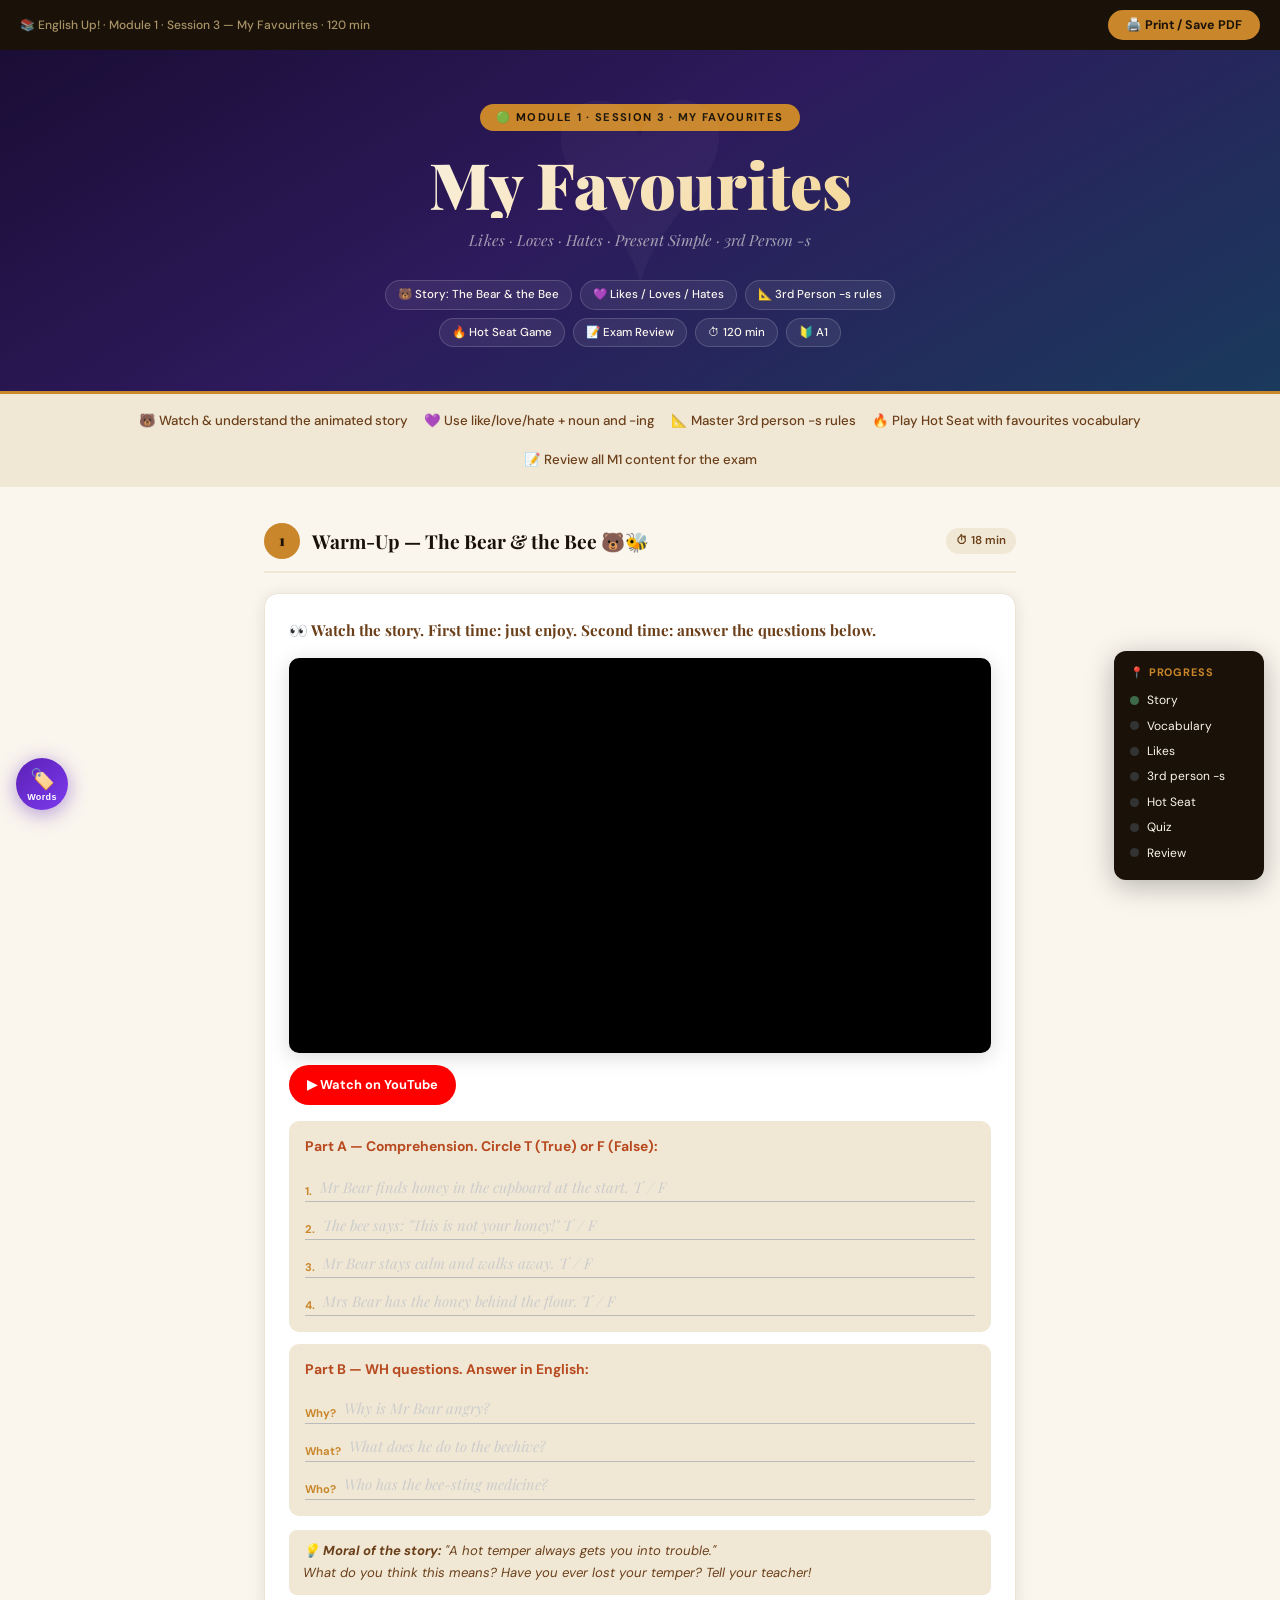
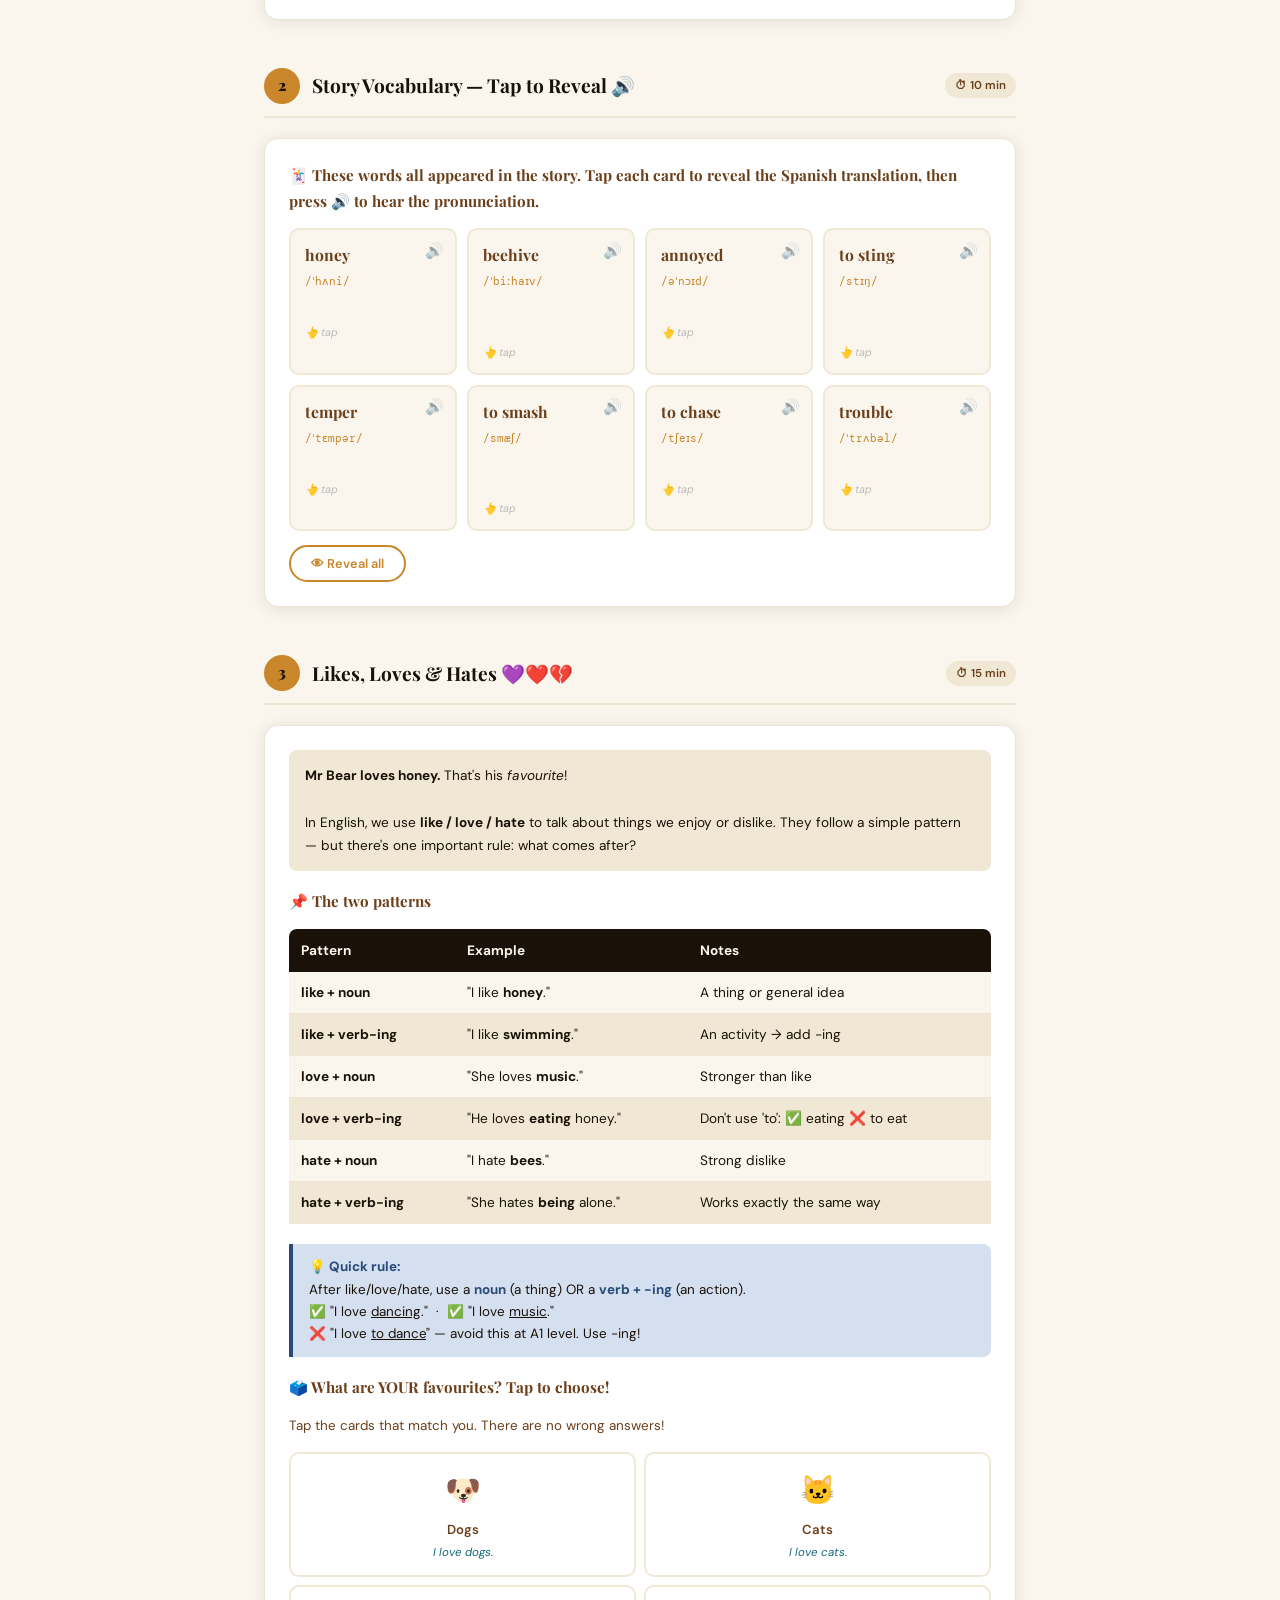
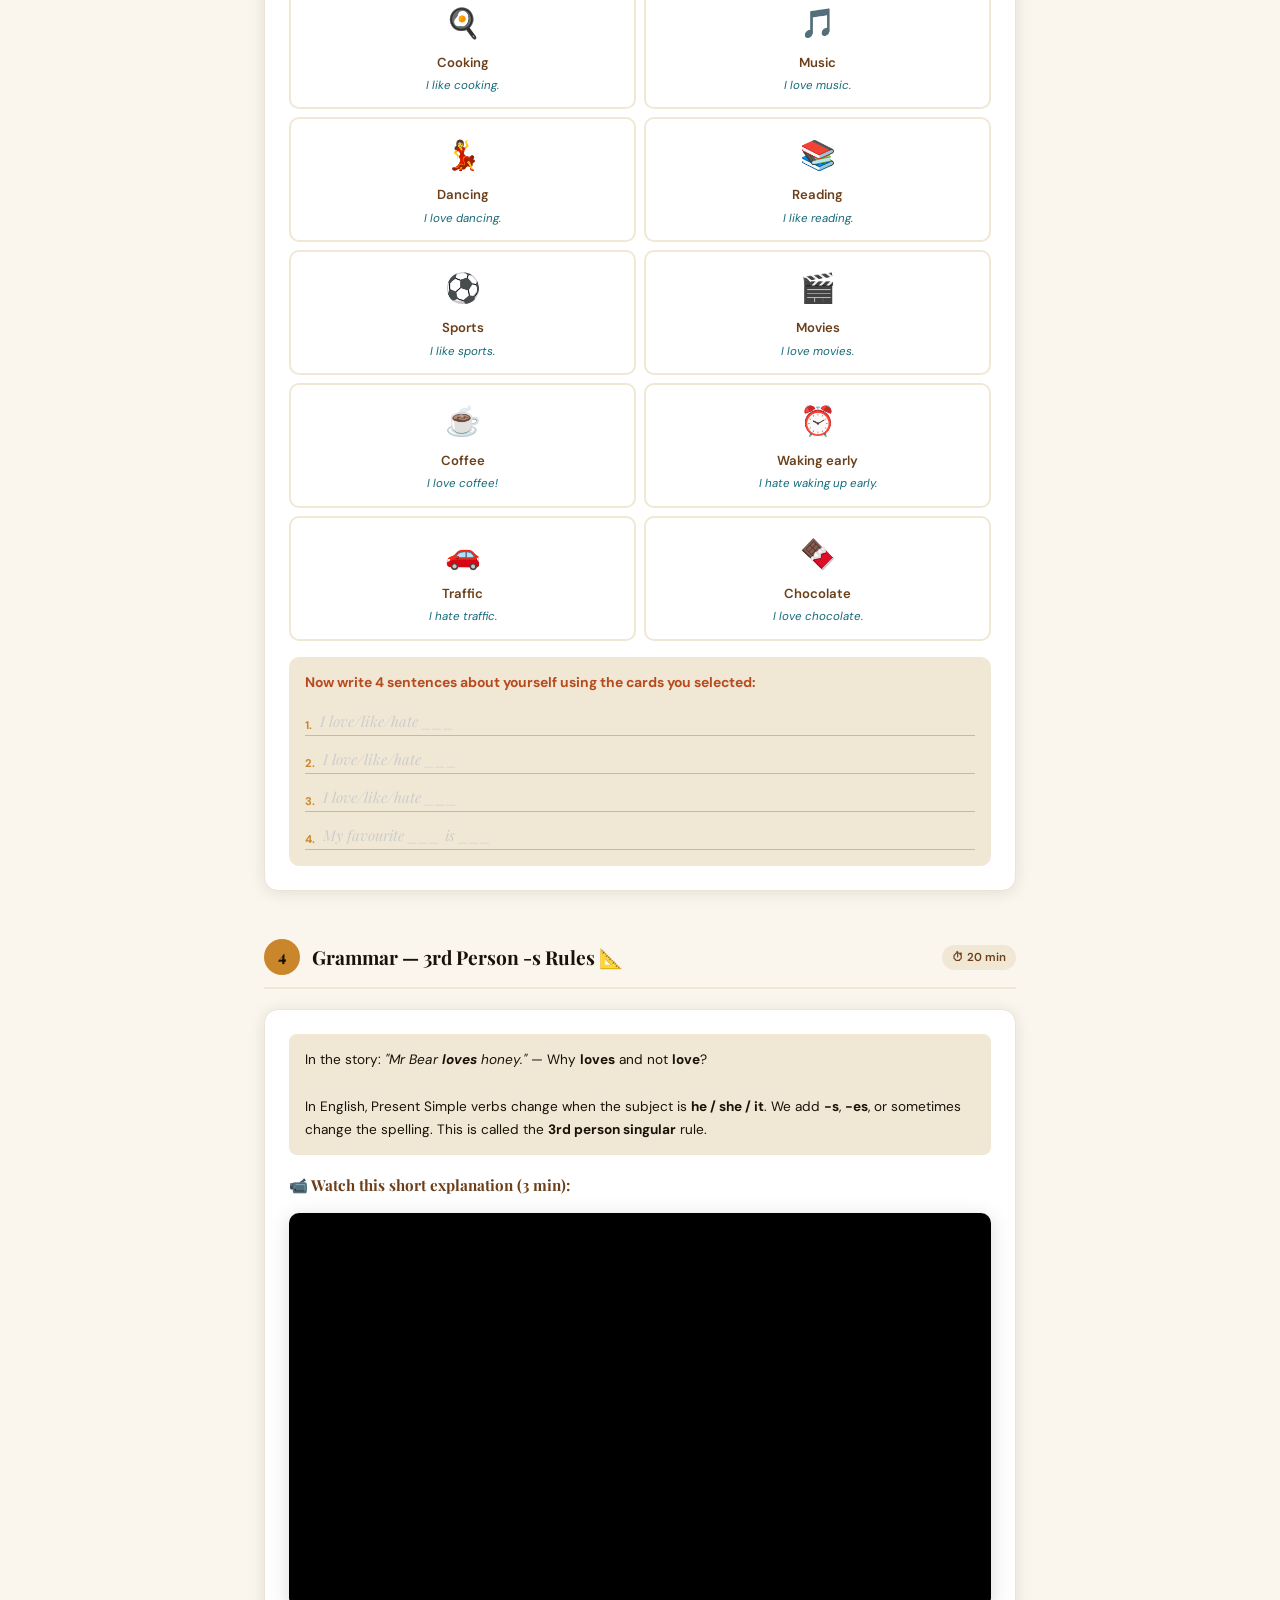
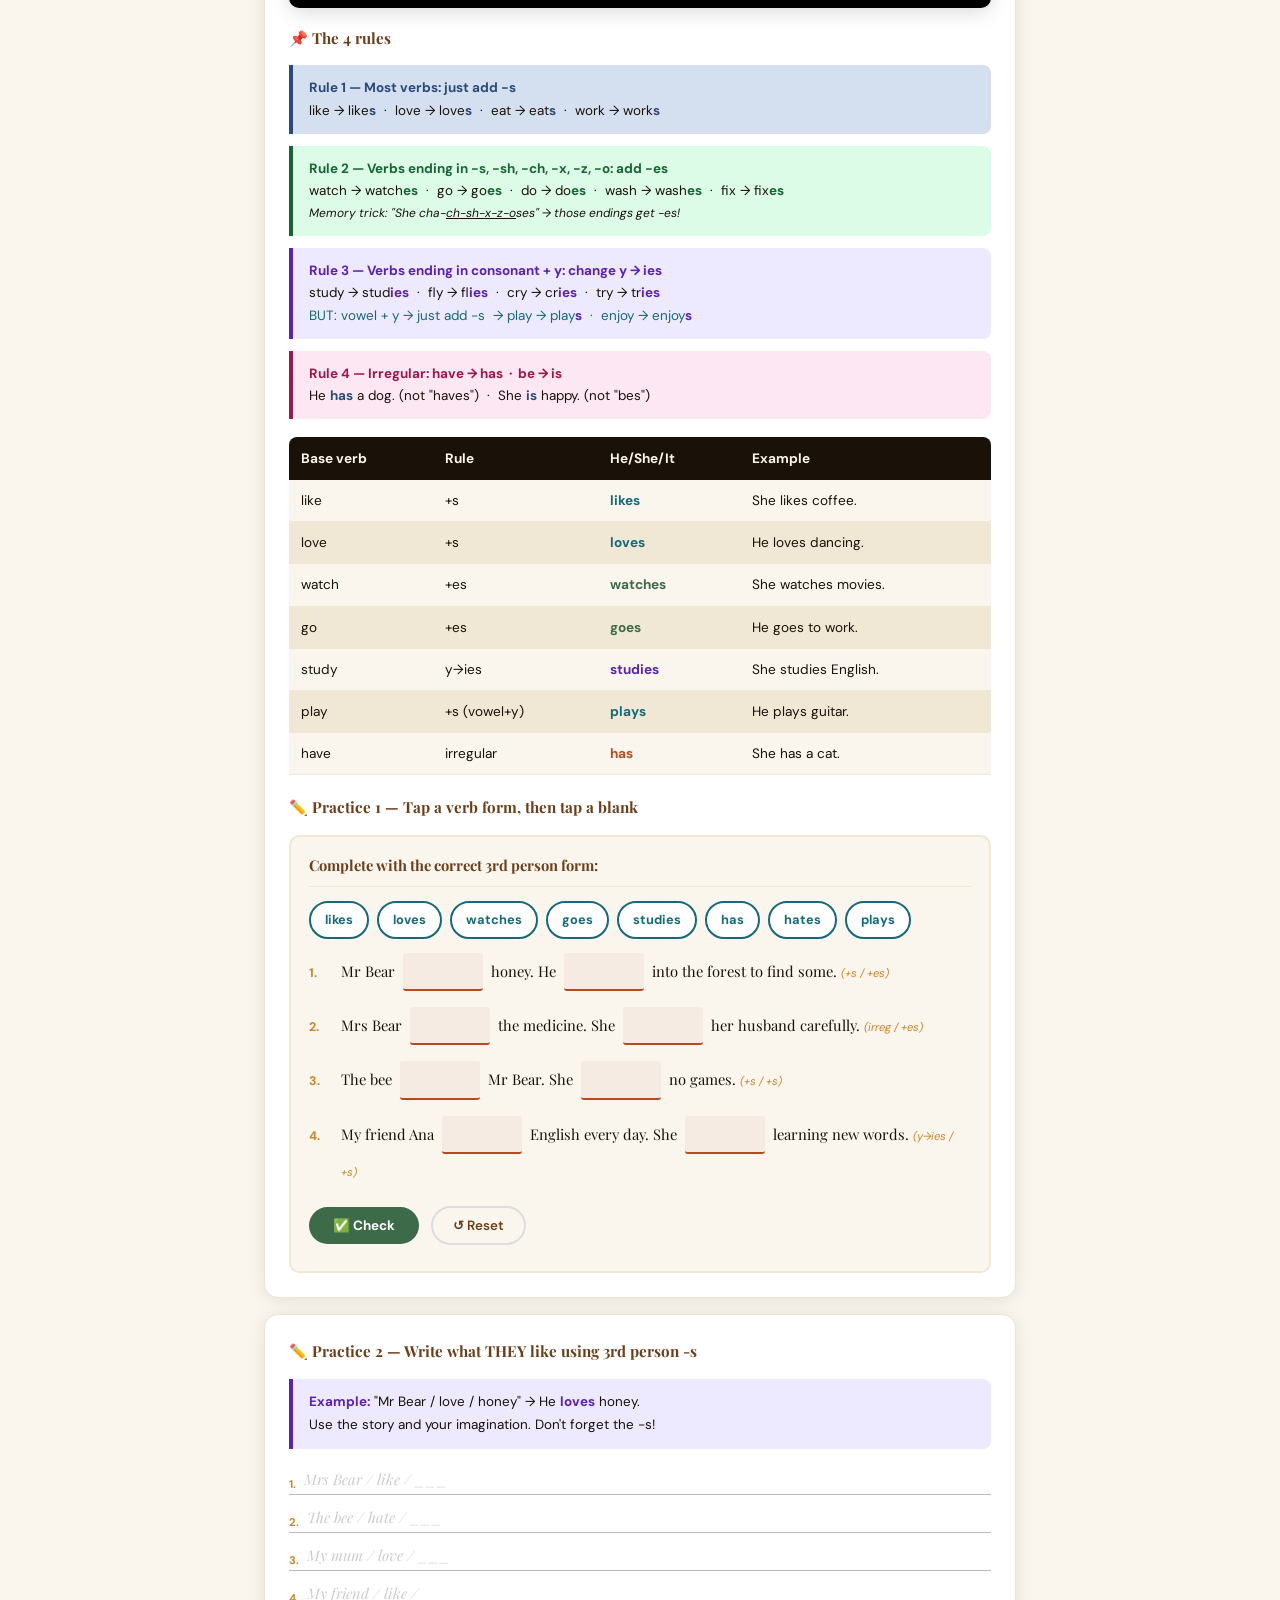
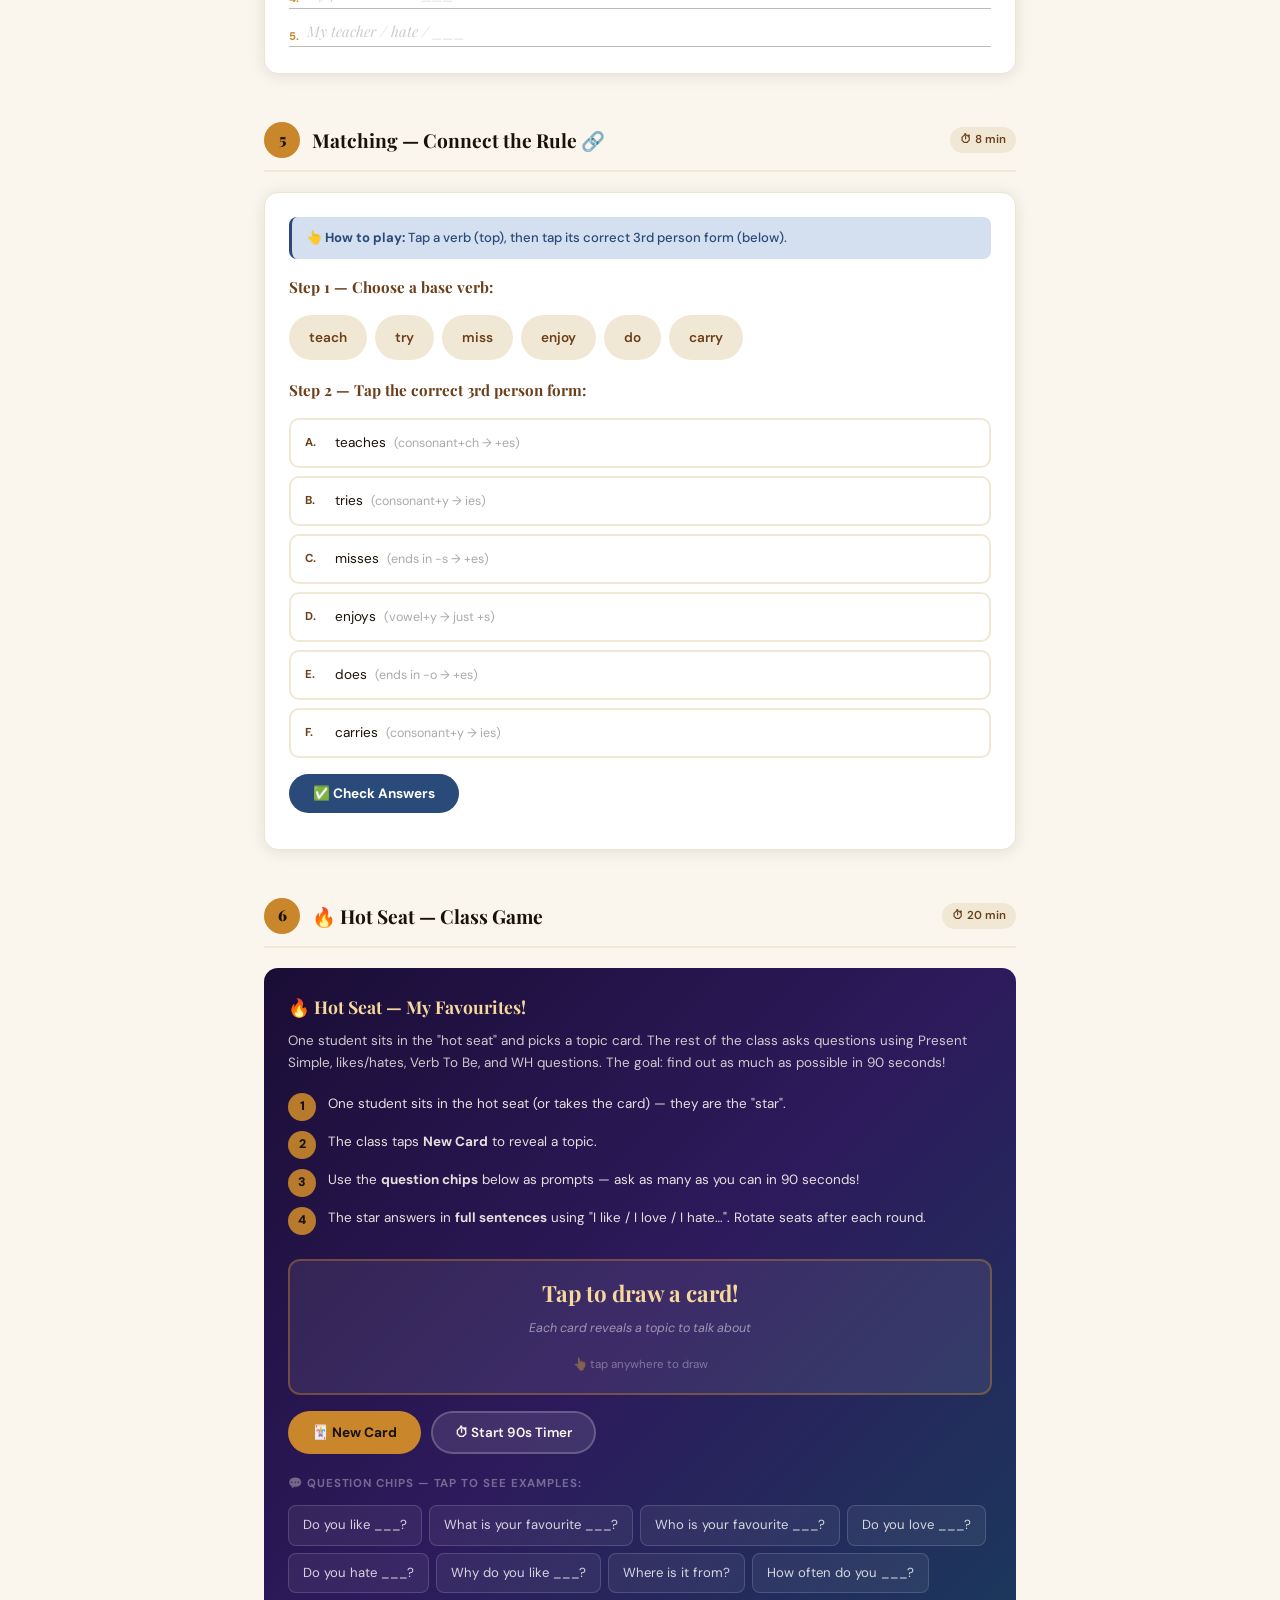
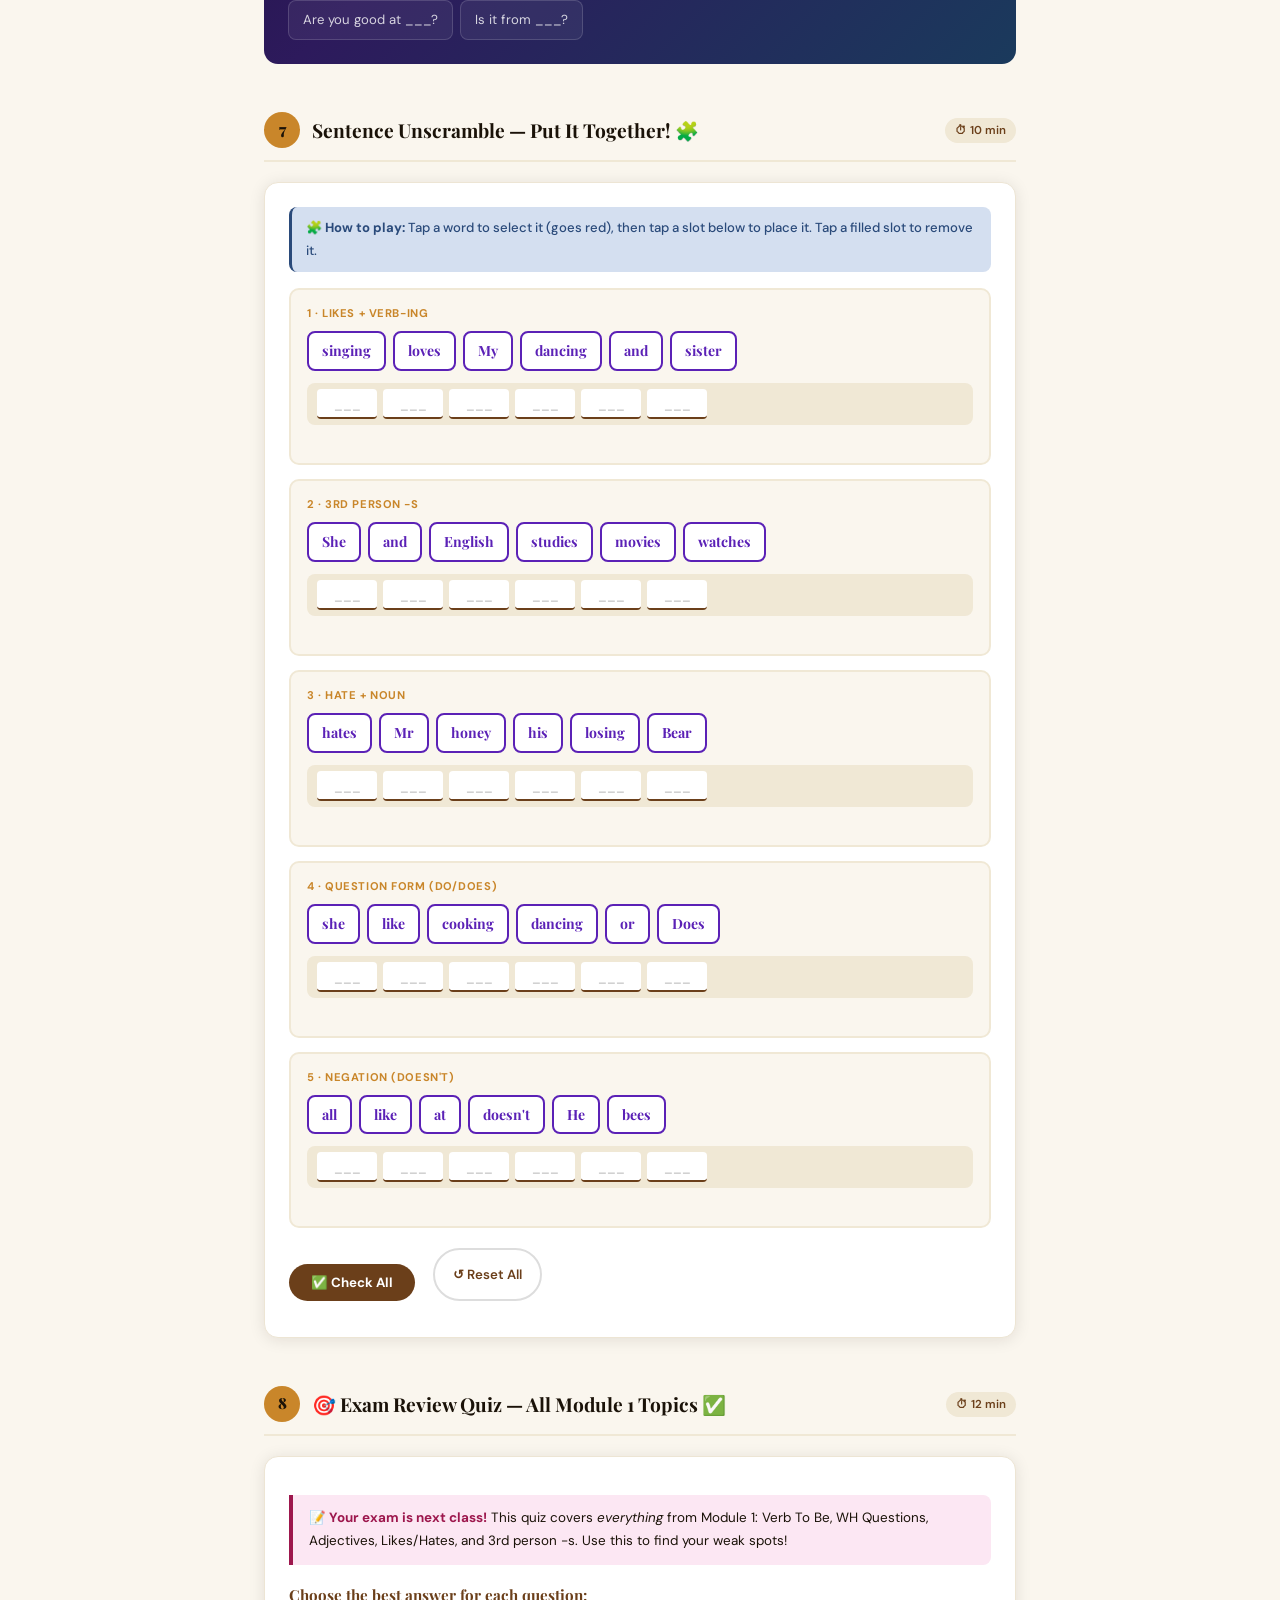
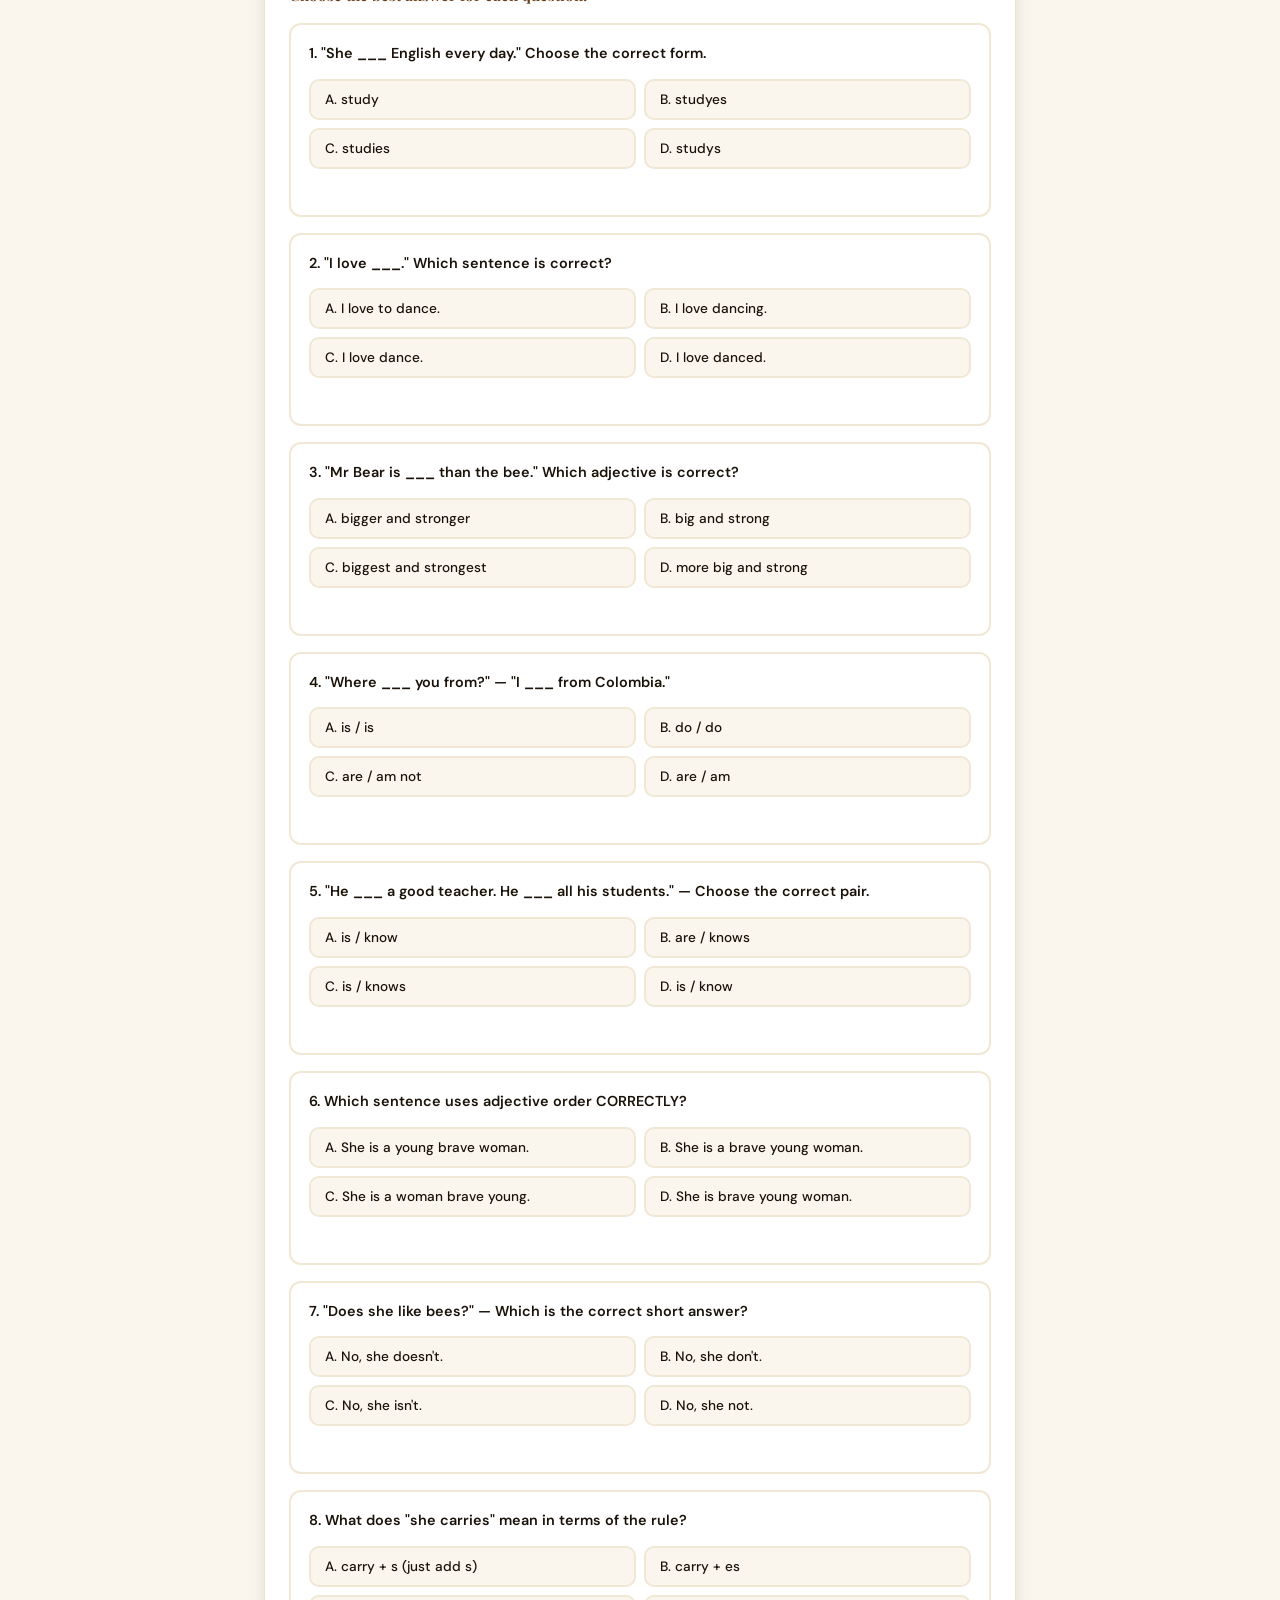
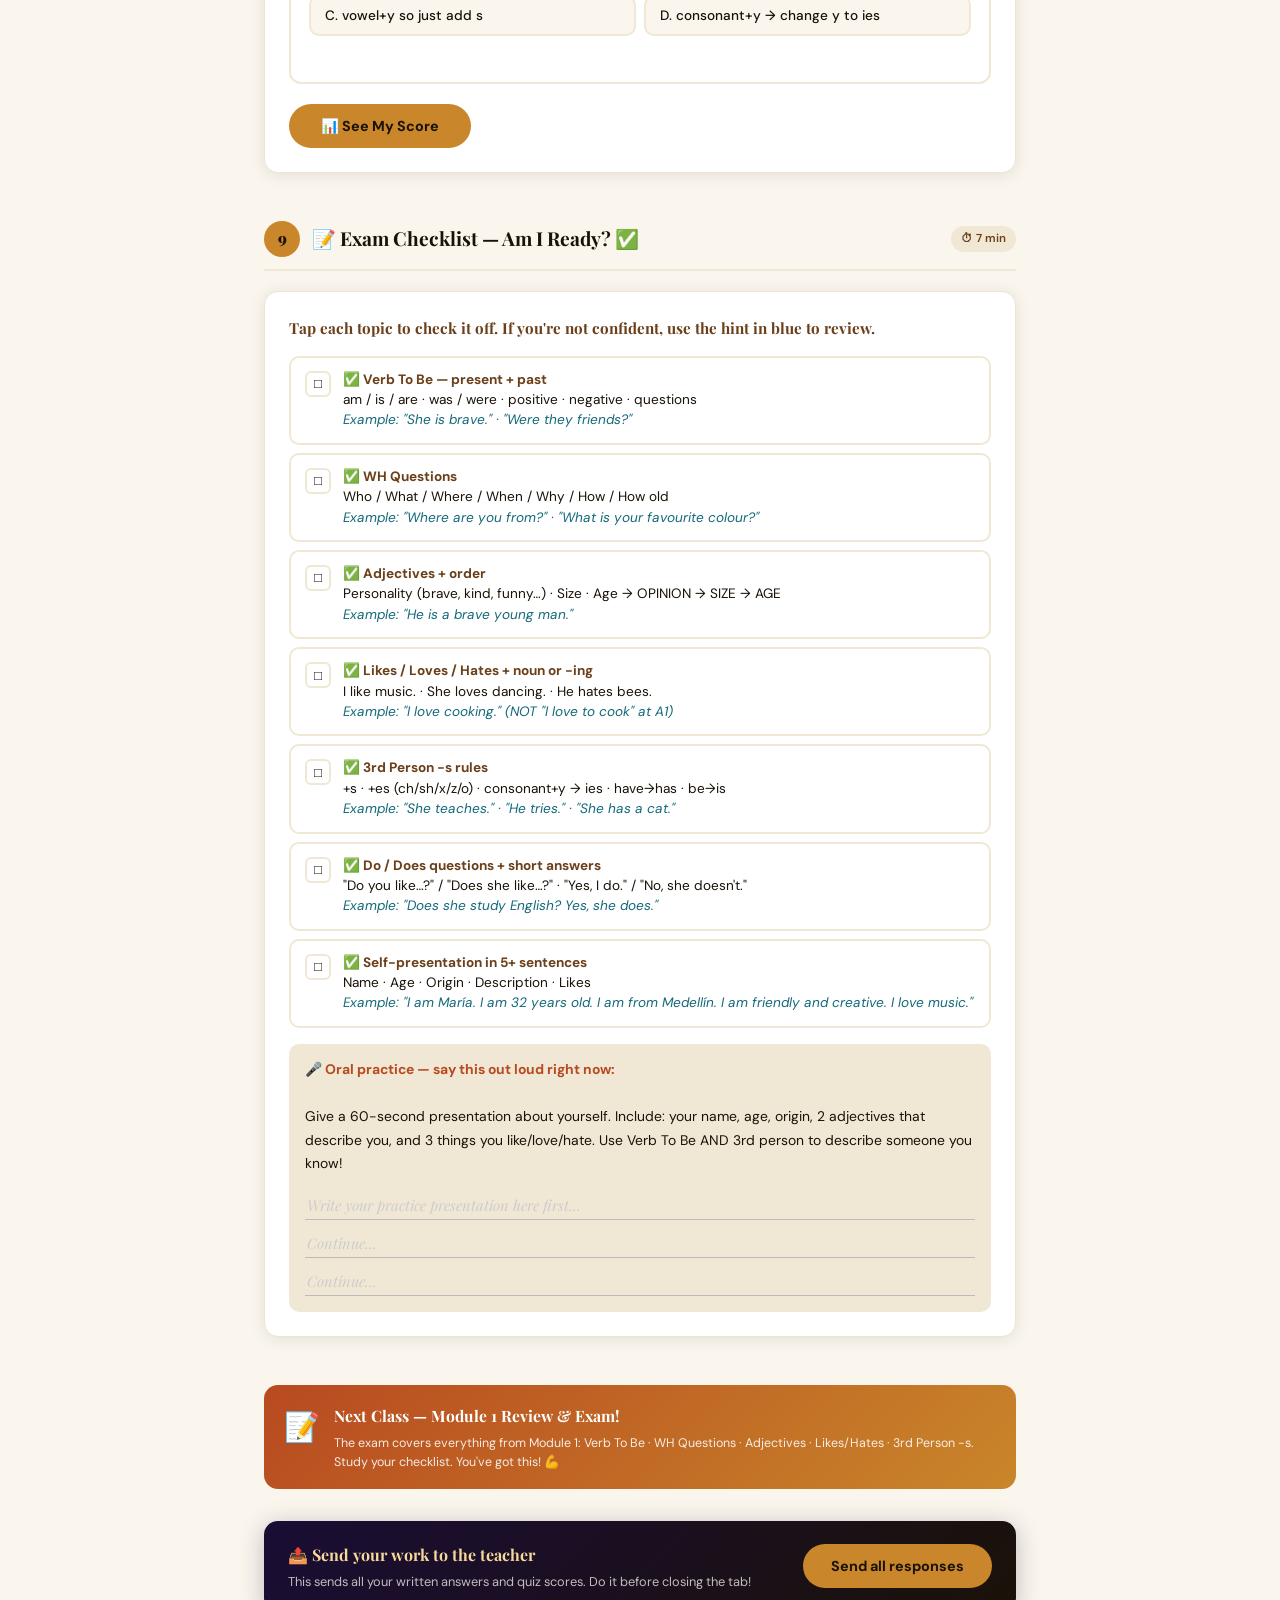
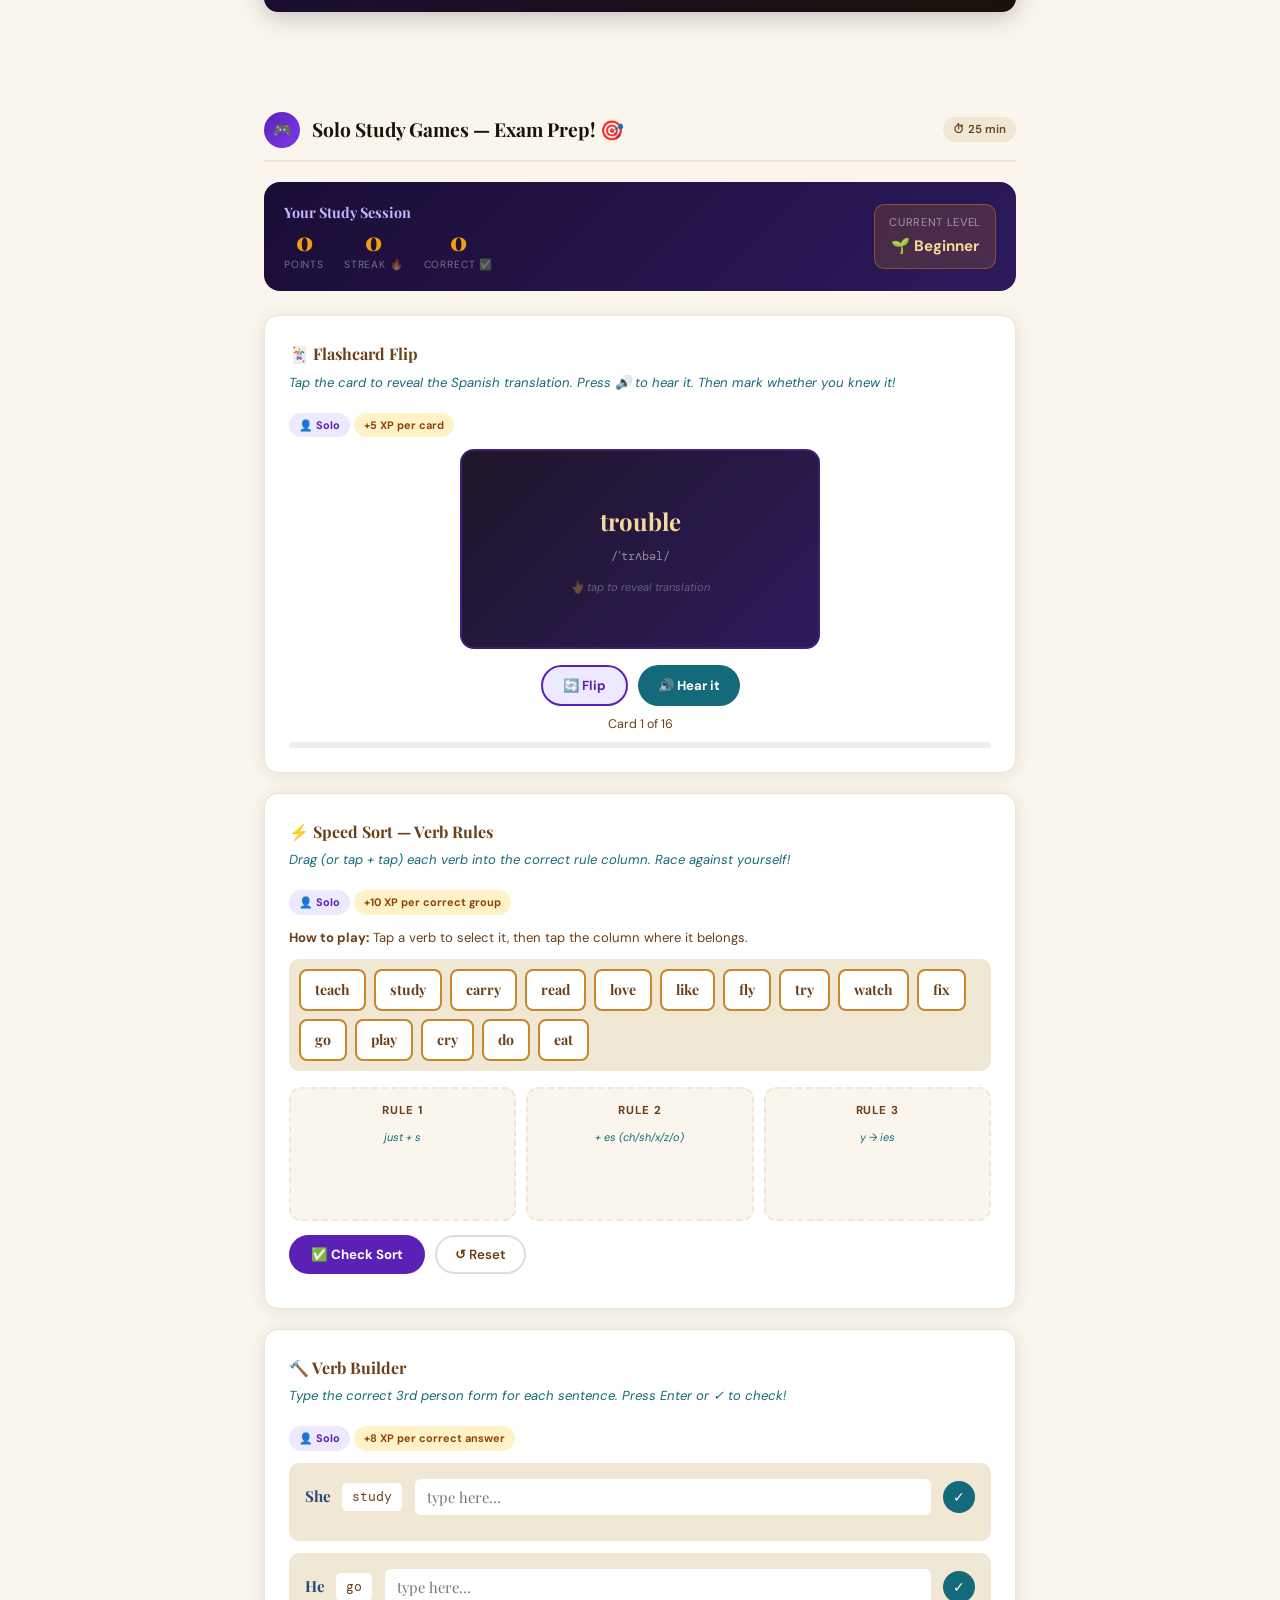
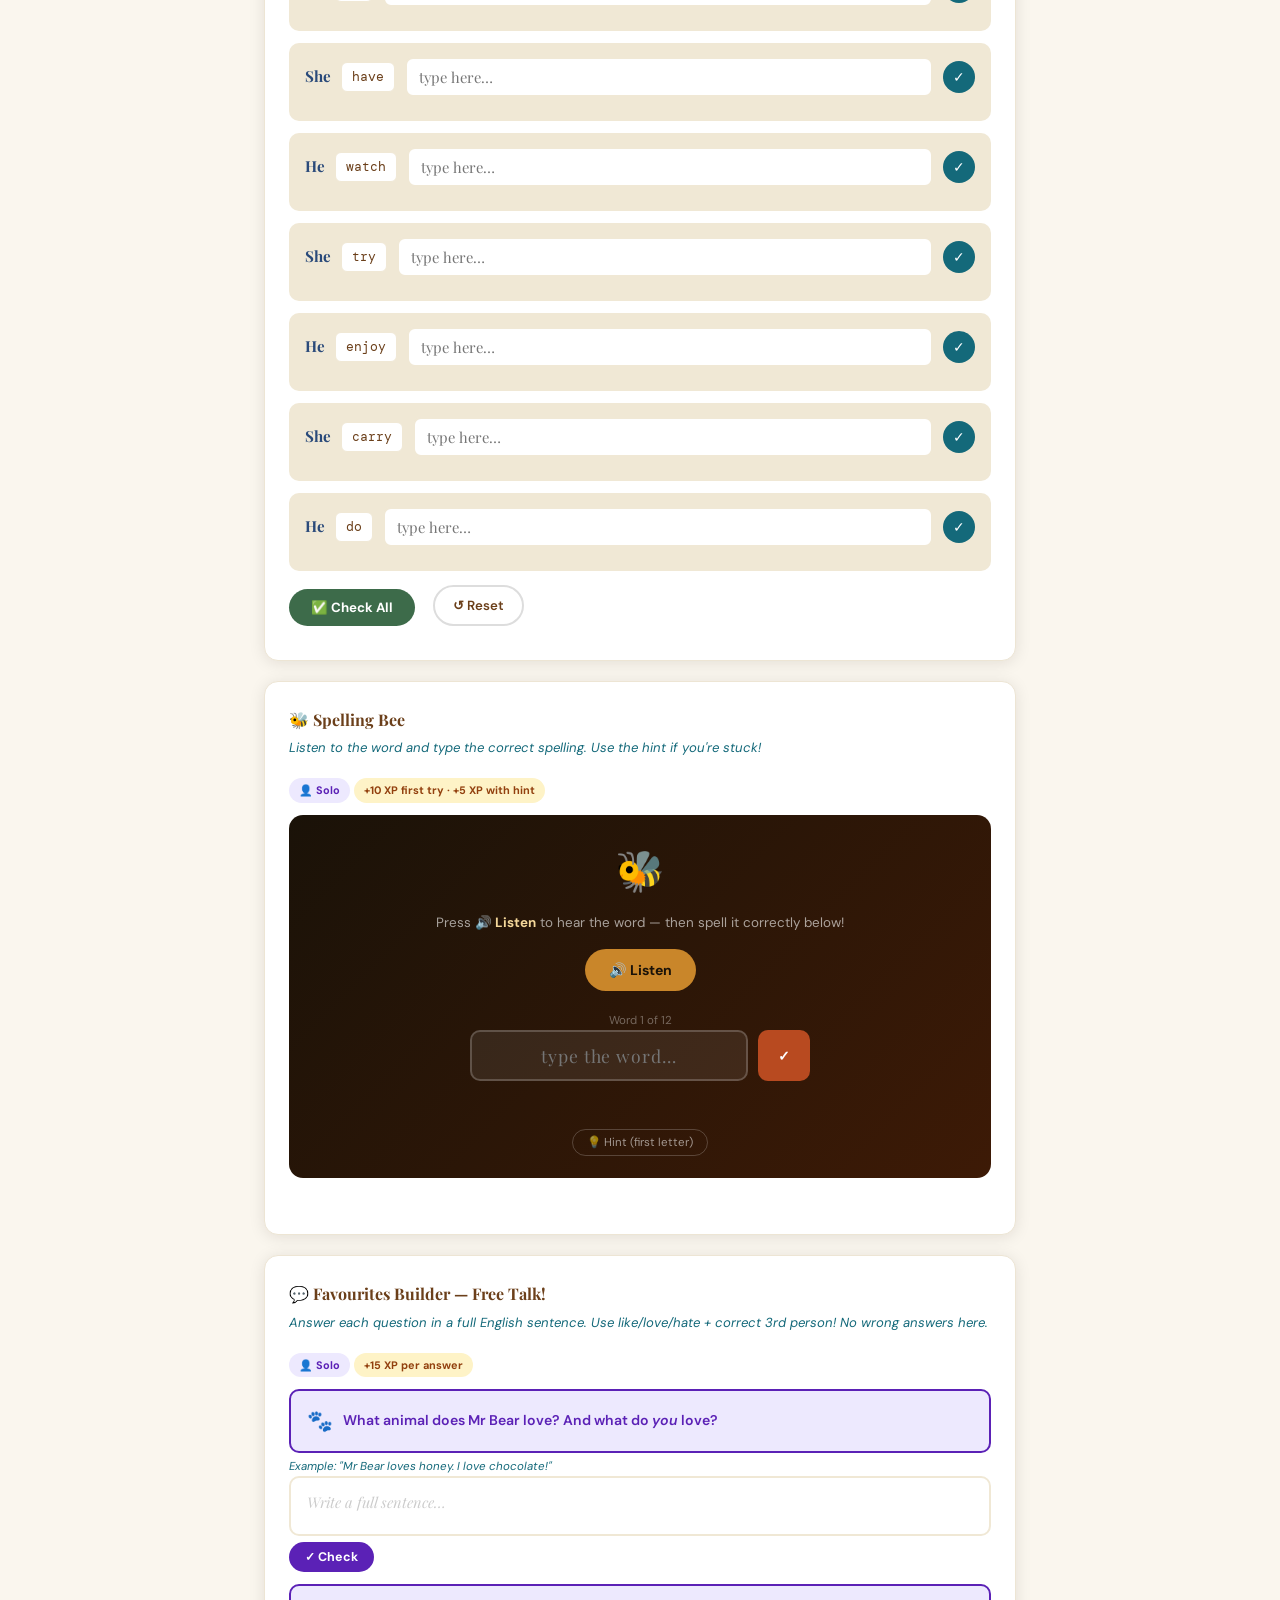
<file: lessons/mod1/session3.html>
<!DOCTYPE html>
<html lang="en">
<head>
<meta charset="UTF-8"/>
<meta name="viewport" content="width=device-width, initial-scale=1.0"/>
<title>Module 1 · Session 3 — My Favourites · 120 min</title>
<link rel="preconnect" href="https://fonts.googleapis.com"/>
<link rel="preconnect" href="https://fonts.gstatic.com" crossorigin/>
<link href="https://fonts.googleapis.com/css2?family=Playfair+Display:ital,wght@0,700;0,900;1,400;1,700&family=DM+Sans:wght@300;400;500;600;700&family=DM+Mono:wght@400;500&display=swap" rel="stylesheet"/>

<style>
*,*::before,*::after{box-sizing:border-box;margin:0;padding:0}

:root {
  --cream:    #FAF6EE;
  --parch:    #F0E8D5;
  --ink:      #1A1208;
  --brown:    #6B3F1A;
  --gold:     #C9862A;
  --gold-lt:  #F5D89A;
  --rust:     #B84A20;
  --sage:     #3D6B4A;
  --sage-lt:  #D1E8D8;
  --blue:     #2A4A7A;
  --blue-lt:  #D4DFF0;
  --teal:     #14697A;
  --teal-lt:  #D0EEF3;
  --violet:   #5B21B6;
  --violet-lt:#EDE9FE;
  --rose:     #9D174D;
  --rose-lt:  #FCE7F3;
  --green:    #166534;
  --green-lt: #DCFCE7;
  --radius:   14px;
  --shadow:   0 2px 16px rgba(26,18,8,.10);
  --font-h:   'Playfair Display', Georgia, serif;
  --font-b:   'DM Sans', sans-serif;
  --font-m:   'DM Mono', monospace;
}

html{scroll-behavior:smooth}
body{font-family:var(--font-b);background:var(--cream);color:var(--ink);line-height:1.7;font-size:16px;-webkit-font-smoothing:antialiased}

/* ── PRINT BAR ── */
.print-bar{background:var(--ink);color:var(--gold-lt);display:flex;align-items:center;justify-content:space-between;padding:10px 20px;font-size:.78rem;font-weight:500;gap:10px;flex-wrap:wrap}
.print-bar span{opacity:.65;font-size:.75rem}
.btn-print{background:var(--gold);color:var(--ink);border:none;padding:7px 18px;border-radius:99px;font-weight:700;font-size:.78rem;cursor:pointer;font-family:var(--font-b);transition:background .2s;white-space:nowrap}
.btn-print:hover{background:var(--gold-lt)}

/* ── HERO ── */
.hero{
  background:linear-gradient(150deg,#1a0d35 0%,#2d1a5c 45%,#1a3a5c 100%);
  color:var(--cream);padding:52px 20px 44px;text-align:center;position:relative;overflow:hidden;
}
.hero::before{content:'♥';position:absolute;top:-40px;left:50%;transform:translateX(-50%);font-size:320px;opacity:.03;pointer-events:none;line-height:1}
.hero-badge{display:inline-block;background:var(--gold);color:var(--ink);font-size:.7rem;font-weight:700;letter-spacing:.12em;text-transform:uppercase;padding:4px 16px;border-radius:99px;margin-bottom:18px}
.hero h1{font-family:var(--font-h);font-size:clamp(2.4rem,9vw,4rem);font-weight:900;line-height:1.08;background:linear-gradient(135deg,#FAF6EE 20%,#F5D89A 70%,#E8C87A 100%);-webkit-background-clip:text;-webkit-text-fill-color:transparent;background-clip:text;margin-bottom:10px}
.hero-sub{font-size:.95rem;opacity:.6;margin-bottom:26px;font-style:italic;font-family:var(--font-h)}
.hero-tags{display:flex;gap:8px;justify-content:center;flex-wrap:wrap;max-width:580px;margin:0 auto}
.tag{background:rgba(255,255,255,.07);border:1px solid rgba(255,255,255,.16);color:var(--cream);font-size:.72rem;font-weight:500;padding:4px 12px;border-radius:99px}

/* ── OBJECTIVES ── */
.objectives-bar{background:var(--parch);border-top:3px solid var(--gold);padding:16px 20px;display:flex;gap:16px;flex-direction:column}
@media(min-width:600px){.objectives-bar{flex-direction:row;flex-wrap:wrap;justify-content:center}}
.obj-item{display:flex;align-items:center;gap:8px;font-size:.83rem;font-weight:500;color:var(--brown)}

/* ── LAYOUT ── */
.page{max-width:800px;margin:0 auto;padding:28px 16px 100px}
@media(min-width:600px){.page{padding:36px 24px 100px}}

/* ── SECTION HEADER ── */
.section-header{display:flex;align-items:center;gap:12px;margin-bottom:20px;padding-bottom:12px;border-bottom:2px solid var(--parch)}
.section-num{width:36px;height:36px;border-radius:50%;background:var(--gold);color:var(--ink);font-weight:900;font-size:.95rem;display:flex;align-items:center;justify-content:center;flex-shrink:0;font-family:var(--font-h)}
.section-title{font-family:var(--font-h);font-size:1.2rem;font-weight:700;line-height:1.3}
.section-time{margin-left:auto;font-size:.72rem;font-weight:600;color:var(--brown);background:var(--parch);padding:3px 10px;border-radius:99px;white-space:nowrap;flex-shrink:0}
section{margin-bottom:48px}

/* ── CARD ── */
.card{background:white;border:1px solid #EDE5D4;border-radius:var(--radius);padding:20px;box-shadow:var(--shadow);margin-bottom:16px}
@media(min-width:600px){.card{padding:24px}}
.card-title{font-family:var(--font-h);font-size:.95rem;font-weight:700;margin-bottom:14px;color:var(--brown)}

/* ── VIDEO ── */
.video-wrap{position:relative;padding-bottom:56.25%;height:0;border-radius:10px;overflow:hidden;box-shadow:0 4px 20px rgba(0,0,0,.15);background:#000}
.video-wrap iframe{position:absolute;inset:0;width:100%;height:100%;border:none}
.video-links{display:flex;gap:10px;margin-top:12px;flex-wrap:wrap}
.btn-yt{display:inline-flex;align-items:center;gap:7px;background:#FF0000;color:white;text-decoration:none;padding:9px 18px;border-radius:99px;font-weight:700;font-size:.8rem;font-family:var(--font-b);transition:background .2s}
.btn-yt:hover{background:#CC0000}

/* ── WRITE LINE ── */
.write-line{position:relative;border-bottom:1.5px solid #bbb;min-height:32px;display:flex;align-items:flex-end;margin-bottom:2px;cursor:text}
.write-line::before{content:attr(data-num);font-family:var(--font-b);font-size:.7rem;color:var(--gold);font-weight:700;margin-right:6px;flex-shrink:0;padding-bottom:4px;line-height:1}
.write-line [contenteditable]{flex:1;outline:none;font-family:var(--font-h);font-size:.92rem;color:var(--ink);padding:4px 2px;min-height:26px;line-height:1.4;background:transparent;caret-color:var(--rust)}
.write-line [contenteditable]:empty::before{content:attr(data-placeholder);color:#ccc;font-style:italic;pointer-events:none}
.write-line:focus-within{border-bottom-color:var(--gold);background:rgba(201,134,42,.04)}
.write-line.no-num::before{display:none}
.write-lines{display:flex;flex-direction:column;gap:4px;margin-top:10px}

/* ── VOCAB CARDS (tap to reveal) ── */
.vocab-grid{display:grid;grid-template-columns:repeat(2,1fr);gap:10px}
@media(min-width:480px){.vocab-grid{grid-template-columns:repeat(3,1fr)}}
@media(min-width:720px){.vocab-grid{grid-template-columns:repeat(4,1fr)}}
.vocab-card{background:var(--cream);border:2px solid var(--parch);border-radius:10px;padding:12px 14px;cursor:pointer;transition:all .2s;position:relative;-webkit-tap-highlight-color:transparent;min-height:90px}
.vocab-card:hover,.vocab-card:active{border-color:var(--gold);transform:translateY(-2px);box-shadow:0 4px 14px rgba(201,134,42,.18)}
.vocab-card.revealed{border-color:var(--gold);background:var(--gold-lt)}
.vocab-card.revealed .vocab-translation{opacity:1;max-height:50px}
.vocab-card.revealed .vocab-hint{display:none}
.vocab-word{font-family:var(--font-h);font-size:.98rem;font-weight:700;color:var(--brown)}
.vocab-pron{font-family:var(--font-m);font-size:.68rem;color:var(--gold);margin:3px 0}
.vocab-translation{font-size:.78rem;color:var(--blue);font-weight:600;opacity:0;max-height:0;overflow:hidden;transition:all .3s;margin-top:4px}
.vocab-example{font-size:.72rem;color:var(--brown);font-style:italic;margin-top:3px;opacity:0;transition:opacity .3s}
.vocab-card.revealed .vocab-example{opacity:1}
.vocab-hint{font-size:.67rem;color:#bbb;margin-top:6px;font-style:italic}
.tts-btn{position:absolute;top:7px;right:8px;width:26px;height:26px;border-radius:50%;border:none;background:transparent;cursor:pointer;font-size:.95rem;display:flex;align-items:center;justify-content:center;opacity:.45;transition:opacity .18s,background .18s,transform .15s;padding:0;line-height:1;-webkit-tap-highlight-color:transparent;z-index:2}
.tts-btn:hover{opacity:1;background:rgba(201,134,42,.15);transform:scale(1.15)}
.tts-btn.speaking{opacity:1;background:rgba(61,107,74,.18);animation:ttsSpeak .55s ease-in-out infinite alternate}
@keyframes ttsSpeak{from{transform:scale(1)}to{transform:scale(1.22)}}
.reveal-all-btn{display:inline-block;margin-top:14px;background:none;border:2px solid var(--gold);color:var(--gold);padding:8px 20px;border-radius:99px;cursor:pointer;font-family:var(--font-b);font-weight:600;font-size:.8rem;transition:all .2s}
.reveal-all-btn:hover{background:var(--gold);color:var(--ink)}

/* ── GRAMMAR BOXES ── */
.grammar-intro{background:var(--parch);border-radius:8px;padding:14px 16px;font-size:.85rem;line-height:1.7;margin-bottom:18px}
.grammar-rule-box{background:var(--blue-lt);border-left:4px solid var(--blue);border-radius:0 8px 8px 0;padding:12px 16px;font-size:.84rem;margin-bottom:18px;line-height:1.65}
.grammar-rule-box strong{color:var(--blue)}
.grammar-rule-box.green{background:var(--green-lt);border-color:var(--green)}
.grammar-rule-box.green strong{color:var(--green)}
.grammar-rule-box.violet{background:var(--violet-lt);border-color:var(--violet)}
.grammar-rule-box.violet strong{color:var(--violet)}
.grammar-table{width:100%;border-collapse:collapse;font-size:.85rem;margin-bottom:20px}
.grammar-table th{background:var(--ink);color:var(--cream);padding:10px 12px;text-align:left}
.grammar-table th:first-child{border-radius:8px 0 0 0}.grammar-table th:last-child{border-radius:0 8px 0 0}
.grammar-table td{padding:9px 12px;border-bottom:1px solid var(--parch)}
.grammar-table tr:nth-child(odd) td{background:var(--cream)}
.grammar-table tr:nth-child(even) td{background:var(--parch)}

/* ── GRAMMAR PRACTICE BLANKS ── */
.grammar-practice{background:var(--cream);border:2px solid var(--parch);border-radius:10px;padding:16px 18px}
.gp-title{font-family:var(--font-h);font-weight:700;font-size:.92rem;color:var(--brown);margin-bottom:14px;border-bottom:1px solid var(--parch);padding-bottom:8px}
.gp-item{display:flex;align-items:baseline;gap:10px;margin-bottom:16px;font-family:var(--font-h);font-size:.92rem;line-height:2.2}
.gp-num{min-width:22px;font-weight:700;color:var(--gold);font-family:var(--font-b);font-size:.78rem}
.gp-blank{display:inline-block;min-width:80px;border-bottom:2px solid var(--rust);margin:0 4px;background:rgba(184,74,32,.06);border-radius:3px;padding:2px 8px;cursor:pointer;font-weight:700;color:transparent;text-align:center;transition:all .2s;font-family:var(--font-h);-webkit-tap-highlight-color:transparent;user-select:none}
.gp-blank:hover{border-color:var(--gold);background:var(--gold-lt)}
.gp-blank.gp-filled{color:var(--rust);background:rgba(184,74,32,.1)}
.gp-blank.gp-correct{color:var(--sage);background:var(--sage-lt);border-color:var(--sage);cursor:default}
.gp-blank.gp-wrong{color:var(--rust);background:#FDECEA;border-color:var(--rust);animation:shake .4s}
.gp-hint{font-family:var(--font-b);font-size:.7rem;color:var(--gold);font-style:italic}
.gp-wordbank{display:flex;flex-wrap:wrap;gap:8px;margin-bottom:14px}
.gp-chip{background:white;border:2px solid var(--teal);color:var(--teal);border-radius:99px;padding:6px 14px;cursor:pointer;font-weight:700;font-size:.8rem;font-family:var(--font-b);transition:all .2s;user-select:none;-webkit-tap-highlight-color:transparent}
.gp-chip:hover{background:var(--teal);color:white}
.gp-chip.gp-chip-sel{background:var(--teal);color:white}
.gp-check-btn{background:var(--sage);color:white;border:none;padding:10px 24px;border-radius:99px;cursor:pointer;font-family:var(--font-b);font-weight:700;font-size:.84rem;transition:background .2s;margin-top:4px}
.gp-check-btn:hover{background:var(--brown)}
.gp-reset-btn{background:none;border:2px solid #DDD;color:var(--brown);padding:9px 20px;border-radius:99px;cursor:pointer;font-family:var(--font-b);font-weight:600;font-size:.84rem;transition:all .2s;margin-top:4px;margin-left:8px}
.gp-reset-btn:hover{border-color:var(--brown)}
#gp-score,#gp-score2{margin-top:10px;font-weight:700;font-size:.85rem}

/* ── MATCHING ── */
.match-instructions{background:var(--blue-lt);border-radius:8px;padding:10px 14px;font-size:.82rem;color:var(--blue);font-weight:500;margin-bottom:16px;border-left:3px solid var(--blue)}
.match-words-row{display:flex;flex-wrap:wrap;gap:8px;margin-bottom:18px}
.match-chip{background:var(--parch);border:2px solid transparent;border-radius:99px;padding:9px 18px;cursor:pointer;font-size:.85rem;font-weight:600;color:var(--brown);font-family:var(--font-b);transition:all .2s;-webkit-tap-highlight-color:transparent;user-select:none}
.match-chip:hover,.match-chip:active{border-color:var(--gold);background:var(--gold-lt)}
.match-chip.chip-selected{background:var(--rust);color:white;border-color:var(--rust)}
.match-chip.chip-used{opacity:.3;pointer-events:none;text-decoration:line-through}
.match-defs{display:flex;flex-direction:column;gap:8px}
.match-def-row{display:flex;align-items:center;gap:10px;background:white;border:2px solid var(--parch);border-radius:10px;padding:10px 14px;cursor:pointer;transition:all .2s;min-height:50px;-webkit-tap-highlight-color:transparent}
.match-def-row:hover{border-color:var(--gold)}
.match-def-row.def-hover{border-color:var(--gold);background:var(--gold-lt)}
.match-def-row.correct{border-color:var(--sage);background:var(--sage-lt);cursor:default}
.match-def-row.wrong{border-color:var(--rust);background:#FDECEA}
.match-def-letter{font-size:.72rem;font-weight:700;color:var(--brown);min-width:20px;flex-shrink:0}
.match-def-text{font-size:.85rem;color:var(--ink);flex:1}
.match-def-placed{font-size:.8rem;font-weight:700;color:var(--blue);background:var(--blue-lt);padding:3px 10px;border-radius:99px;white-space:nowrap;flex-shrink:0;display:none}
.match-def-row.correct .match-def-placed{color:var(--sage);background:var(--sage-lt);display:inline-block}
.match-def-row.wrong .match-def-placed{color:var(--rust);background:#FDECEA;display:inline-block}
.match-check-btn{margin-top:16px;background:var(--blue);color:white;border:none;padding:11px 24px;border-radius:99px;cursor:pointer;font-family:var(--font-b);font-weight:700;font-size:.85rem;transition:background .2s;width:100%}
@media(min-width:400px){.match-check-btn{width:auto}}
.match-check-btn:hover{background:var(--brown)}
#match-feedback{margin-top:12px;font-size:.85rem;font-weight:700}

/* ── SORT (DRAG TO ORDER) ── */
.sort-list{display:flex;flex-direction:column;gap:8px;margin-bottom:14px}
.sort-item{background:white;border:2px solid var(--parch);border-radius:10px;padding:12px 16px;font-size:.9rem;cursor:grab;user-select:none;display:flex;align-items:center;gap:10px;transition:all .18s}
.sort-item:active{cursor:grabbing}
.sort-item.drag-over{border-color:var(--gold);background:var(--gold-lt)}
.sort-item.sort-correct{border-color:var(--sage);background:var(--sage-lt)}
.sort-item.sort-wrong{border-color:var(--rust);background:#FDECEA}
.sort-handle{color:#ccc;font-size:1rem;flex-shrink:0}
.sort-check-btn{background:var(--teal);color:white;border:none;padding:10px 22px;border-radius:99px;cursor:pointer;font-family:var(--font-b);font-weight:700;font-size:.83rem;transition:background .2s}
.sort-check-btn:hover{background:var(--brown)}
#sort-feedback{margin-top:10px;font-weight:700;font-size:.85rem}

/* ── SURVEY ACTIVITY ── */
.survey-grid{display:grid;grid-template-columns:1fr 1fr;gap:8px}
@media(max-width:480px){.survey-grid{grid-template-columns:1fr}}
.survey-card{background:white;border:2px solid var(--parch);border-radius:10px;padding:12px 14px;transition:all .18s;cursor:pointer;text-align:center;-webkit-tap-highlight-color:transparent}
.survey-card:hover{border-color:var(--violet);transform:translateY(-2px)}
.survey-card.survey-selected{border-color:var(--violet);background:var(--violet-lt)}
.survey-card.survey-selected .survey-icon{transform:scale(1.2)}
.survey-icon{font-size:1.8rem;display:block;margin-bottom:4px;transition:transform .2s}
.survey-label{font-size:.82rem;font-weight:600;color:var(--brown)}
.survey-verb{font-size:.72rem;color:var(--teal);font-style:italic;margin-top:2px}

/* ── MULTIPLE CHOICE QUIZ ── */
.mc-quiz{display:flex;flex-direction:column;gap:16px}
.mc-card{background:white;border:2px solid var(--parch);border-radius:12px;padding:18px}
.mc-q{font-weight:600;font-size:.9rem;margin-bottom:14px;line-height:1.5}
.mc-options{display:grid;grid-template-columns:1fr 1fr;gap:8px}
@media(max-width:460px){.mc-options{grid-template-columns:1fr}}
.mc-opt{padding:10px 14px;border-radius:10px;border:2px solid var(--parch);cursor:pointer;font-size:.85rem;font-family:var(--font-b);font-weight:500;background:var(--cream);transition:all .2s;color:var(--ink);text-align:left;-webkit-tap-highlight-color:transparent}
.mc-opt:hover{border-color:var(--gold);background:var(--gold-lt)}
.mc-opt.sel{background:var(--blue-lt);border-color:var(--blue);color:var(--blue);font-weight:700}
.mc-opt.correct{background:var(--sage-lt)!important;border-color:var(--sage)!important;color:var(--sage)!important;font-weight:700}
.mc-opt.wrong{background:#FDECEA!important;border-color:var(--rust)!important;color:var(--rust)!important}
.mc-feedback{font-size:.78rem;margin-top:10px;font-weight:600;min-height:18px;line-height:1.5}
.mc-submit-btn{background:var(--gold);color:var(--ink);border:none;padding:13px 32px;border-radius:99px;cursor:pointer;font-family:var(--font-b);font-weight:700;font-size:.9rem;margin-top:20px;transition:all .2s;width:100%}
@media(min-width:400px){.mc-submit-btn{width:auto}}
.mc-submit-btn:hover{background:var(--gold-lt)}
#mc-result{margin-top:16px;padding:18px;border-radius:12px;text-align:center;font-family:var(--font-h);font-size:1.2rem;font-weight:700;display:none}
#mc-result.show{display:block}

/* ── UNSCRAMBLE ── */
.us-item{background:var(--cream);border:2px solid var(--parch);border-radius:10px;padding:14px 16px;margin-bottom:14px}
.us-num{font-size:.7rem;font-weight:700;color:var(--gold);font-family:var(--font-b);margin-bottom:8px;letter-spacing:.05em;text-transform:uppercase}
.us-chips-row{display:flex;flex-wrap:wrap;gap:7px;margin-bottom:12px;min-height:38px}
.us-chip{background:white;border:2px solid var(--violet);color:var(--violet);border-radius:8px;padding:6px 13px;cursor:pointer;font-family:var(--font-h);font-weight:700;font-size:.88rem;transition:all .18s;user-select:none;-webkit-tap-highlight-color:transparent}
.us-chip:hover,.us-chip:active{background:var(--violet);color:white}
.us-chip.us-selected{background:var(--rust);border-color:var(--rust);color:white;transform:scale(1.07)}
.us-chip.us-placed{opacity:.28;pointer-events:none;text-decoration:line-through}
.us-answer-row{display:flex;flex-wrap:wrap;gap:6px;min-height:36px;background:var(--parch);border-radius:8px;padding:6px 10px;align-items:center}
.us-slot{display:inline-block;min-width:60px;border-bottom:2px solid var(--brown);padding:2px 8px;font-family:var(--font-h);font-weight:700;font-size:.88rem;color:var(--brown);cursor:pointer;background:white;border-radius:4px;transition:all .18s;text-align:center;-webkit-tap-highlight-color:transparent}
.us-slot:empty::before{content:'___';color:#ccc}
.us-slot:hover{border-color:var(--rust);background:#FDECEA}
.us-slot.us-correct{background:var(--sage-lt);border-color:var(--sage);color:var(--sage);cursor:default}
.us-slot.us-wrong{background:#FDECEA;border-color:var(--rust);color:var(--rust);animation:shake .4s}
.us-feedback{font-size:.78rem;font-weight:700;margin-top:8px;min-height:16px}
.us-check-btn{margin-top:16px;background:var(--brown);color:white;border:none;padding:10px 22px;border-radius:99px;cursor:pointer;font-family:var(--font-b);font-weight:700;font-size:.83rem;transition:background .2s}
.us-check-btn:hover{background:var(--rust)}
.us-reset-btn{background:none;border:2px solid #DDD;color:var(--brown);padding:9px 18px;border-radius:99px;cursor:pointer;font-family:var(--font-b);font-weight:600;font-size:.83rem;transition:all .2s;margin-left:8px}
.us-reset-btn:hover{border-color:var(--brown)}
#us-score{margin-top:12px;font-weight:700;font-size:.85rem}

/* ── HOT SEAT GAME ── */
.hot-seat-wrap{background:linear-gradient(135deg,#1a0d35,#2d1a5c,#1a3a5c);border-radius:var(--radius);padding:24px;color:var(--cream)}
.hs-title{font-family:var(--font-h);font-size:1.1rem;font-weight:700;color:var(--gold-lt);margin-bottom:8px}
.hs-desc{font-size:.84rem;opacity:.8;line-height:1.6;margin-bottom:20px}
.hs-rules{display:flex;flex-direction:column;gap:10px;margin-bottom:24px}
.hs-rule{display:flex;gap:12px;align-items:flex-start;font-size:.84rem;opacity:.9}
.hs-rule-num{width:28px;height:28px;border-radius:50%;background:var(--gold);color:var(--ink);font-weight:900;font-size:.78rem;display:flex;align-items:center;justify-content:center;flex-shrink:0;font-family:var(--font-b)}
.hs-card-display{background:rgba(255,255,255,.08);border:2px solid rgba(201,134,42,.4);border-radius:12px;padding:18px;text-align:center;min-height:120px;display:flex;align-items:center;justify-content:center;flex-direction:column;gap:10px;margin-bottom:16px;cursor:pointer;transition:all .2s}
.hs-card-display:hover{background:rgba(255,255,255,.12);border-color:rgba(201,134,42,.7)}
.hs-card-topic{font-family:var(--font-h);font-size:1.4rem;font-weight:700;color:var(--gold-lt);line-height:1.3}
.hs-card-hint{font-size:.78rem;color:rgba(255,255,255,.5);font-style:italic}
.hs-card-tap{font-size:.72rem;color:rgba(255,255,255,.35);margin-top:6px}
.hs-btn-row{display:flex;gap:10px;flex-wrap:wrap}
.hs-btn{background:var(--gold);color:var(--ink);border:none;padding:12px 24px;border-radius:99px;cursor:pointer;font-family:var(--font-b);font-weight:700;font-size:.85rem;transition:all .2s;display:inline-flex;align-items:center;gap:6px}
.hs-btn:hover{background:var(--gold-lt)}
.hs-btn-ghost{background:rgba(255,255,255,.1);color:var(--cream);border:2px solid rgba(255,255,255,.2);padding:11px 22px;border-radius:99px;cursor:pointer;font-family:var(--font-b);font-weight:600;font-size:.84rem;transition:all .2s}
.hs-btn-ghost:hover{background:rgba(255,255,255,.2)}
.hs-score-display{display:flex;gap:20px;margin-top:16px;flex-wrap:wrap}
.hs-score-item{text-align:center}
.hs-score-num{font-size:1.5rem;font-weight:900;color:var(--gold);font-family:var(--font-h)}
.hs-score-lbl{font-size:.68rem;opacity:.6;text-transform:uppercase;letter-spacing:.08em}
.hs-question-chips{display:flex;flex-wrap:wrap;gap:7px;margin-top:12px}
.hs-q-chip{background:rgba(255,255,255,.06);border:1px solid rgba(255,255,255,.15);border-radius:8px;padding:8px 14px;font-size:.82rem;color:rgba(255,255,255,.8);cursor:pointer;transition:all .18s;font-family:var(--font-b)}
.hs-q-chip:hover,.hs-q-chip:active{background:rgba(201,134,42,.2);border-color:rgba(201,134,42,.5);color:#fff}

/* ── INFO BOXES ── */
.info-box{background:var(--blue-lt);border-left:4px solid var(--blue);border-radius:0 8px 8px 0;padding:12px 16px;font-size:.84rem;margin-top:14px}
.info-box strong{color:var(--blue)}
.info-box.green{background:var(--green-lt);border-color:var(--green)}
.info-box.green strong{color:var(--green)}
.info-box.violet{background:var(--violet-lt);border-color:var(--violet)}
.info-box.violet strong{color:var(--violet)}
.info-box.rose{background:var(--rose-lt);border-color:var(--rose)}
.info-box.rose strong{color:var(--rose)}
.tip-box{background:var(--parch);border-radius:8px;padding:10px 14px;font-size:.82rem;color:var(--brown);font-style:italic;margin-top:12px}
.listen-task{background:var(--parch);border-radius:10px;padding:14px 16px;margin-top:16px;font-size:.87rem}
.listen-task strong{color:var(--rust)}

/* ── EVAL CHECKLIST ── */
.eval-checklist{display:flex;flex-direction:column;gap:8px}
.eval-item{display:flex;gap:12px;align-items:flex-start;background:white;border:2px solid var(--parch);border-radius:10px;padding:12px 14px;transition:all .2s;cursor:pointer;-webkit-tap-highlight-color:transparent}
.eval-item:hover{border-color:var(--gold);background:var(--gold-lt)}
.eval-item.checked{border-color:var(--sage);background:var(--sage-lt)}
.eval-item.checked .eval-checkbox{background:var(--sage);border-color:var(--sage);color:white}
.eval-checkbox{width:26px;height:26px;border:2px solid var(--parch);border-radius:6px;display:flex;align-items:center;justify-content:center;flex-shrink:0;font-size:.85rem;transition:all .2s;margin-top:1px;font-weight:700}
.eval-text{font-size:.85rem;line-height:1.5;flex:1}
.eval-text strong{color:var(--brown)}
.eval-text em{font-style:italic;color:var(--teal)}

/* ── SEND ALL BAR ── */
.send-all-bar{background:linear-gradient(135deg,#1a0d35,#1a1208);color:var(--cream);border-radius:var(--radius);padding:20px 24px;display:flex;align-items:center;gap:16px;flex-wrap:wrap;margin-top:32px;box-shadow:0 4px 24px rgba(26,10,40,.25)}
.sab-left{flex:1;min-width:200px}
.sab-title{font-family:var(--font-h);font-weight:700;font-size:1rem;margin-bottom:4px;color:var(--gold-lt)}
.sab-desc{font-size:.8rem;opacity:.75;line-height:1.5}
.btn-send-all{background:var(--gold);color:var(--ink);border:none;padding:13px 28px;border-radius:99px;cursor:pointer;font-family:var(--font-b);font-weight:700;font-size:.9rem;white-space:nowrap;transition:background .2s;flex-shrink:0}
.btn-send-all:hover{background:var(--gold-lt)}
.sab-sent{font-size:.85rem;font-weight:700;color:#86efac;display:none;flex-shrink:0}
.sab-sent.show{display:block}
@media(max-width:480px){.btn-send-all{width:100%}}

/* ── NEXT BANNER ── */
.next-banner{background:linear-gradient(135deg,var(--rust),var(--gold));color:white;border-radius:var(--radius);padding:18px 20px;display:flex;align-items:flex-start;gap:14px;margin-top:20px}
.nb-emoji{font-size:1.8rem;flex-shrink:0}
.nb-title{font-family:var(--font-h);font-weight:700;font-size:.98rem}
.nb-sub{font-size:.78rem;opacity:.88;margin-top:4px;line-height:1.5}

/* ── PROGRESS TRACKER ── */
.progress-tracker{position:fixed;bottom:20px;right:16px;z-index:90;background:var(--ink);color:var(--cream);border-radius:12px;padding:12px 16px;box-shadow:0 6px 28px rgba(0,0,0,.28);font-size:.75rem;min-width:150px;display:none}
@media(min-width:640px){.progress-tracker{display:block}}
.pt-title{font-weight:700;font-size:.68rem;text-transform:uppercase;letter-spacing:.08em;color:var(--gold);margin-bottom:9px}
.pt-item{display:flex;align-items:center;gap:8px;margin-bottom:5px}
.pt-dot{width:9px;height:9px;border-radius:50%;background:#333;flex-shrink:0;transition:background .4s}
.pt-dot.done{background:var(--sage)}

/* ── TOAST ── */
#eu-toast{position:fixed;bottom:24px;left:50%;transform:translateX(-50%) translateY(80px);background:var(--ink);color:var(--gold-lt);padding:10px 22px;border-radius:99px;font-size:.82rem;font-weight:600;z-index:999;pointer-events:none;box-shadow:0 4px 20px rgba(0,0,0,.3);transition:transform .3s,opacity .3s;opacity:0}
#eu-toast.show{transform:translateX(-50%) translateY(0);opacity:1}

@keyframes shake{0%,100%{transform:translateX(0)}25%{transform:translateX(-5px)}75%{transform:translateX(5px)}}

/* ── PRINT ── */
@media print{
  .print-bar .btn-print,.progress-tracker,.video-wrap,.btn-yt,.video-links,
  .match-check-btn,.reveal-all-btn,.mc-submit-btn,.gp-wordbank,.gp-check-btn,
  .gp-reset-btn,#gp-score,#gp-score2,#mc-result,.mc-feedback,#match-feedback,
  #us-score,.us-feedback,.us-check-btn,.us-reset-btn,.send-all-bar,.next-banner,
  #eu-toast,.hot-seat-wrap,#words-fab,#words-panel,
  .hs-btn-row,.hs-question-chips,.sort-check-btn,#sort-feedback{display:none!important}
  *{-webkit-print-color-adjust:exact!important;print-color-adjust:exact!important}
  body{background:white!important;font-size:10.5pt;color:#111}
  .page{padding:6pt 0;max-width:100%}
  .card{box-shadow:none!important;border:1pt solid #CCC!important;margin-bottom:8pt;padding:10pt 12pt!important}
  .write-line{border-bottom:1.5pt solid #888!important;min-height:26pt!important;display:block}
  .write-line [contenteditable]{color:transparent!important;background:transparent!important;min-height:20pt}
  .vocab-card{break-inside:avoid;border:1pt solid #CCC!important;padding:7pt 9pt!important;background:white!important}
  .vocab-translation,.vocab-hint{display:none!important}
  @page{margin:1.6cm 2cm;size:A4}
}
</style>
</head>
<body>
<div id="eu-toast"></div>

<!-- PRINT BAR -->
<div class="print-bar">
  <span>📚 English Up! · Module 1 · Session 3 — My Favourites · 120 min</span>
  <button class="btn-print" onclick="window.print()">🖨️ Print / Save PDF</button>
</div>

<!-- HERO -->
<div class="hero">
  <div class="hero-badge">🟢 Module 1 · Session 3 · My Favourites</div>
  <h1>My Favourites</h1>
  <div class="hero-sub">Likes · Loves · Hates · Present Simple · 3rd Person -s</div>
  <div class="hero-tags">
    <span class="tag">🐻 Story: The Bear &amp; the Bee</span>
    <span class="tag">💜 Likes / Loves / Hates</span>
    <span class="tag">📐 3rd Person -s rules</span>
    <span class="tag">🔥 Hot Seat Game</span>
    <span class="tag">📝 Exam Review</span>
    <span class="tag">⏱ 120 min</span>
    <span class="tag">🔰 A1</span>
  </div>
</div>

<!-- OBJECTIVES -->
<div class="objectives-bar">
  <div class="obj-item">🐻 Watch &amp; understand the animated story</div>
  <div class="obj-item">💜 Use like/love/hate + noun and -ing</div>
  <div class="obj-item">📐 Master 3rd person -s rules</div>
  <div class="obj-item">🔥 Play Hot Seat with favourites vocabulary</div>
  <div class="obj-item">📝 Review all M1 content for the exam</div>
</div>

<!-- PROGRESS TRACKER -->
<div class="progress-tracker">
  <div class="pt-title">📍 Progress</div>
  <div class="pt-item"><div class="pt-dot" id="pd-story"></div><span>Story</span></div>
  <div class="pt-item"><div class="pt-dot" id="pd-vocab"></div><span>Vocabulary</span></div>
  <div class="pt-item"><div class="pt-dot" id="pd-likes"></div><span>Likes</span></div>
  <div class="pt-item"><div class="pt-dot" id="pd-3rd"></div><span>3rd person -s</span></div>
  <div class="pt-item"><div class="pt-dot" id="pd-hotseat"></div><span>Hot Seat</span></div>
  <div class="pt-item"><div class="pt-dot" id="pd-quiz"></div><span>Quiz</span></div>
  <div class="pt-item"><div class="pt-dot" id="pd-review"></div><span>Review</span></div>
</div>

<div class="page">

<!-- ══ SECTION 1: WARM-UP & STORY ══ -->
<section>
  <div class="section-header">
    <div class="section-num">1</div>
    <div class="section-title">Warm-Up — The Bear &amp; the Bee 🐻🐝</div>
    <div class="section-time">⏱ 18 min</div>
  </div>
  <div class="card">
    <div class="card-title">👀 Watch the story. First time: just enjoy. Second time: answer the questions below.</div>
    <div class="video-wrap">
      <iframe src="https://www.youtube.com/embed/jKi2SvWOCXc" title="The Bear and the Bee" frameborder="0" allow="accelerometer;autoplay;clipboard-write;encrypted-media;gyroscope;picture-in-picture" allowfullscreen></iframe>
    </div>
    <div class="video-links">
      <a class="btn-yt" href="https://www.youtube.com/watch?v=jKi2SvWOCXc" target="_blank" rel="noopener">▶ Watch on YouTube</a>
    </div>

    <div class="listen-task" style="margin-top:16px">
      <strong>Part A — Comprehension. Circle T (True) or F (False):</strong>
      <div class="write-lines" style="margin-top:12px">
        <div class="write-line" data-num="1."><div contenteditable="true" data-placeholder="Mr Bear finds honey in the cupboard at the start. T / F" data-label="story_tf_1"></div></div>
        <div class="write-line" data-num="2."><div contenteditable="true" data-placeholder="The bee says: &quot;This is not your honey!&quot; T / F" data-label="story_tf_2"></div></div>
        <div class="write-line" data-num="3."><div contenteditable="true" data-placeholder="Mr Bear stays calm and walks away. T / F" data-label="story_tf_3"></div></div>
        <div class="write-line" data-num="4."><div contenteditable="true" data-placeholder="Mrs Bear has the honey behind the flour. T / F" data-label="story_tf_4"></div></div>
      </div>
    </div>

    <div class="listen-task" style="margin-top:12px">
      <strong>Part B — WH questions. Answer in English:</strong>
      <div class="write-lines" style="margin-top:10px">
        <div class="write-line" data-num="Why?"><div contenteditable="true" data-placeholder="Why is Mr Bear angry?" data-label="story_why"></div></div>
        <div class="write-line" data-num="What?"><div contenteditable="true" data-placeholder="What does he do to the beehive?" data-label="story_what"></div></div>
        <div class="write-line" data-num="Who?"><div contenteditable="true" data-placeholder="Who has the bee-sting medicine?" data-label="story_who"></div></div>
      </div>
    </div>

    <div class="tip-box" style="margin-top:14px">
      💡 <strong>Moral of the story:</strong> <em>"A hot temper always gets you into trouble."</em><br>
      What do you think this means? Have you ever lost your temper? Tell your teacher!
    </div>
  </div>
</section>

<!-- ══ SECTION 2: VOCABULARY FROM THE STORY ══ -->
<section id="sec-vocab">
  <div class="section-header">
    <div class="section-num">2</div>
    <div class="section-title">Story Vocabulary — Tap to Reveal 🔊</div>
    <div class="section-time">⏱ 10 min</div>
  </div>
  <div class="card">
    <div class="card-title">🃏 These words all appeared in the story. Tap each card to reveal the Spanish translation, then press 🔊 to hear the pronunciation.</div>
    <div class="vocab-grid" id="vocabGrid">

      <div class="vocab-card" onclick="revealVocab(this)">
        <button class="tts-btn" onclick="event.stopPropagation();speakWord(this,'honey')" title="Listen">🔊</button>
        <div class="vocab-word">honey</div>
        <div class="vocab-pron">/ˈhʌni/</div>
        <div class="vocab-translation">🇪🇸 miel</div>
        <div class="vocab-example">"Bears love honey."</div>
        <div class="vocab-hint">👆 tap</div>
      </div>

      <div class="vocab-card" onclick="revealVocab(this)">
        <button class="tts-btn" onclick="event.stopPropagation();speakWord(this,'beehive')" title="Listen">🔊</button>
        <div class="vocab-word">beehive</div>
        <div class="vocab-pron">/ˈbiːhaɪv/</div>
        <div class="vocab-translation">🇪🇸 colmena</div>
        <div class="vocab-example">"He smashes the beehive."</div>
        <div class="vocab-hint">👆 tap</div>
      </div>

      <div class="vocab-card" onclick="revealVocab(this)">
        <button class="tts-btn" onclick="event.stopPropagation();speakWord(this,'annoyed')" title="Listen">🔊</button>
        <div class="vocab-word">annoyed</div>
        <div class="vocab-pron">/əˈnɔɪd/</div>
        <div class="vocab-translation">🇪🇸 molesto / irritado</div>
        <div class="vocab-example">"Mr Bear is annoyed."</div>
        <div class="vocab-hint">👆 tap</div>
      </div>

      <div class="vocab-card" onclick="revealVocab(this)">
        <button class="tts-btn" onclick="event.stopPropagation();speakWord(this,'to sting')" title="Listen">🔊</button>
        <div class="vocab-word">to sting</div>
        <div class="vocab-pron">/stɪŋ/</div>
        <div class="vocab-translation">🇪🇸 picar (insecto)</div>
        <div class="vocab-example">"The bee stings his nose."</div>
        <div class="vocab-hint">👆 tap</div>
      </div>

      <div class="vocab-card" onclick="revealVocab(this)">
        <button class="tts-btn" onclick="event.stopPropagation();speakWord(this,'temper')" title="Listen">🔊</button>
        <div class="vocab-word">temper</div>
        <div class="vocab-pron">/ˈtɛmpər/</div>
        <div class="vocab-translation">🇪🇸 temperamento / mal genio</div>
        <div class="vocab-example">"He lost his temper."</div>
        <div class="vocab-hint">👆 tap</div>
      </div>

      <div class="vocab-card" onclick="revealVocab(this)">
        <button class="tts-btn" onclick="event.stopPropagation();speakWord(this,'to smash')" title="Listen">🔊</button>
        <div class="vocab-word">to smash</div>
        <div class="vocab-pron">/smæʃ/</div>
        <div class="vocab-translation">🇪🇸 destrozar / romper</div>
        <div class="vocab-example">"He smashes it to pieces!"</div>
        <div class="vocab-hint">👆 tap</div>
      </div>

      <div class="vocab-card" onclick="revealVocab(this)">
        <button class="tts-btn" onclick="event.stopPropagation();speakWord(this,'to chase')" title="Listen">🔊</button>
        <div class="vocab-word">to chase</div>
        <div class="vocab-pron">/tʃeɪs/</div>
        <div class="vocab-translation">🇪🇸 perseguir</div>
        <div class="vocab-example">"They chase Mr Bear."</div>
        <div class="vocab-hint">👆 tap</div>
      </div>

      <div class="vocab-card" onclick="revealVocab(this)">
        <button class="tts-btn" onclick="event.stopPropagation();speakWord(this,'trouble')" title="Listen">🔊</button>
        <div class="vocab-word">trouble</div>
        <div class="vocab-pron">/ˈtrʌbəl/</div>
        <div class="vocab-translation">🇪🇸 problema / lío</div>
        <div class="vocab-example">"He gets into trouble."</div>
        <div class="vocab-hint">👆 tap</div>
      </div>

    </div>
    <button class="reveal-all-btn" onclick="revealAllVocab()" id="revealAllBtn">👁 Reveal all</button>
  </div>
</section>

<!-- ══ SECTION 3: LIKES / LOVES / HATES ══ -->
<section id="sec-likes">
  <div class="section-header">
    <div class="section-num">3</div>
    <div class="section-title">Likes, Loves &amp; Hates 💜❤️💔</div>
    <div class="section-time">⏱ 15 min</div>
  </div>
  <div class="card">
    <div class="grammar-intro">
      <strong>Mr Bear loves honey.</strong> That's his <em>favourite</em>!<br><br>
      In English, we use <strong>like / love / hate</strong> to talk about things we enjoy or dislike. They follow a simple pattern — but there's one important rule: what comes after?
    </div>

    <div class="card-title">📌 The two patterns</div>
    <table class="grammar-table">
      <thead><tr><th>Pattern</th><th>Example</th><th>Notes</th></tr></thead>
      <tbody>
        <tr><td><strong>like + noun</strong></td><td>"I like <strong>honey</strong>."</td><td>A thing or general idea</td></tr>
        <tr><td><strong>like + verb-ing</strong></td><td>"I like <strong>swimming</strong>."</td><td>An activity → add -ing</td></tr>
        <tr><td><strong>love + noun</strong></td><td>"She loves <strong>music</strong>."</td><td>Stronger than like</td></tr>
        <tr><td><strong>love + verb-ing</strong></td><td>"He loves <strong>eating</strong> honey."</td><td>Don't use 'to': ✅ eating ❌ to eat</td></tr>
        <tr><td><strong>hate + noun</strong></td><td>"I hate <strong>bees</strong>."</td><td>Strong dislike</td></tr>
        <tr><td><strong>hate + verb-ing</strong></td><td>"She hates <strong>being</strong> alone."</td><td>Works exactly the same way</td></tr>
      </tbody>
    </table>

    <div class="grammar-rule-box">
      <strong>💡 Quick rule:</strong><br>
      After like/love/hate, use a <strong>noun</strong> (a thing) OR a <strong>verb + -ing</strong> (an action).<br>
      ✅ "I love <u>dancing</u>." &nbsp;·&nbsp; ✅ "I love <u>music</u>."<br>
      ❌ "I love <u>to dance</u>" — avoid this at A1 level. Use -ing!
    </div>

    <!-- Survey: What do YOU like? -->
    <div class="card-title" style="margin-top:18px">🗳️ What are YOUR favourites? Tap to choose!</div>
    <p style="font-size:.84rem;color:var(--brown);margin-bottom:14px">Tap the cards that match you. There are no wrong answers!</p>
    <div class="survey-grid" id="survey-grid">
      <div class="survey-card" onclick="toggleSurvey(this)" data-key="dogs"><span class="survey-icon">🐶</span><div class="survey-label">Dogs</div><div class="survey-verb">I love dogs.</div></div>
      <div class="survey-card" onclick="toggleSurvey(this)" data-key="cats"><span class="survey-icon">🐱</span><div class="survey-label">Cats</div><div class="survey-verb">I love cats.</div></div>
      <div class="survey-card" onclick="toggleSurvey(this)" data-key="cooking"><span class="survey-icon">🍳</span><div class="survey-label">Cooking</div><div class="survey-verb">I like cooking.</div></div>
      <div class="survey-card" onclick="toggleSurvey(this)" data-key="music"><span class="survey-icon">🎵</span><div class="survey-label">Music</div><div class="survey-verb">I love music.</div></div>
      <div class="survey-card" onclick="toggleSurvey(this)" data-key="dancing"><span class="survey-icon">💃</span><div class="survey-label">Dancing</div><div class="survey-verb">I love dancing.</div></div>
      <div class="survey-card" onclick="toggleSurvey(this)" data-key="reading"><span class="survey-icon">📚</span><div class="survey-label">Reading</div><div class="survey-verb">I like reading.</div></div>
      <div class="survey-card" onclick="toggleSurvey(this)" data-key="sports"><span class="survey-icon">⚽</span><div class="survey-label">Sports</div><div class="survey-verb">I like sports.</div></div>
      <div class="survey-card" onclick="toggleSurvey(this)" data-key="movies"><span class="survey-icon">🎬</span><div class="survey-label">Movies</div><div class="survey-verb">I love movies.</div></div>
      <div class="survey-card" onclick="toggleSurvey(this)" data-key="coffee"><span class="survey-icon">☕</span><div class="survey-label">Coffee</div><div class="survey-verb">I love coffee!</div></div>
      <div class="survey-card" onclick="toggleSurvey(this)" data-key="waking"><span class="survey-icon">⏰</span><div class="survey-label">Waking early</div><div class="survey-verb">I hate waking up early.</div></div>
      <div class="survey-card" onclick="toggleSurvey(this)" data-key="traffic"><span class="survey-icon">🚗</span><div class="survey-label">Traffic</div><div class="survey-verb">I hate traffic.</div></div>
      <div class="survey-card" onclick="toggleSurvey(this)" data-key="chocolate"><span class="survey-icon">🍫</span><div class="survey-label">Chocolate</div><div class="survey-verb">I love chocolate.</div></div>
    </div>

    <div class="listen-task" style="margin-top:16px">
      <strong>Now write 4 sentences about yourself using the cards you selected:</strong>
      <div class="write-lines" style="margin-top:10px">
        <div class="write-line" data-num="1."><div contenteditable="true" data-placeholder="I love/like/hate ___" data-label="likes_sent_1"></div></div>
        <div class="write-line" data-num="2."><div contenteditable="true" data-placeholder="I love/like/hate ___" data-label="likes_sent_2"></div></div>
        <div class="write-line" data-num="3."><div contenteditable="true" data-placeholder="I love/like/hate ___" data-label="likes_sent_3"></div></div>
        <div class="write-line" data-num="4."><div contenteditable="true" data-placeholder="My favourite ___ is ___" data-label="likes_sent_4"></div></div>
      </div>
    </div>
  </div>
</section>

<!-- ══ SECTION 4: 3RD PERSON -S RULES ══ -->
<section id="sec-3rd">
  <div class="section-header">
    <div class="section-num">4</div>
    <div class="section-title">Grammar — 3rd Person -s Rules 📐</div>
    <div class="section-time">⏱ 20 min</div>
  </div>
  <div class="card">
    <div class="grammar-intro">
      In the story: <em>"Mr Bear <strong>loves</strong> honey."</em> — Why <strong>loves</strong> and not <strong>love</strong>?<br><br>
      In English, Present Simple verbs change when the subject is <strong>he / she / it</strong>. We add <strong>-s</strong>, <strong>-es</strong>, or sometimes change the spelling. This is called the <strong>3rd person singular</strong> rule.
    </div>

    <div class="card-title">📹 Watch this short explanation (3 min):</div>
    <div class="video-wrap" style="margin-bottom:14px">
      <iframe src="https://www.youtube.com/embed/K8XMZgKneq4" title="3rd Person Singular" frameborder="0" allow="accelerometer;autoplay;clipboard-write;encrypted-media;gyroscope;picture-in-picture" allowfullscreen></iframe>
    </div>

    <div class="card-title" style="margin-top:18px">📌 The 4 rules</div>

    <div class="grammar-rule-box" style="margin-bottom:12px">
      <strong>Rule 1 — Most verbs: just add -s</strong><br>
      like → like<strong>s</strong> &nbsp;·&nbsp; love → love<strong>s</strong> &nbsp;·&nbsp; eat → eat<strong>s</strong> &nbsp;·&nbsp; work → work<strong>s</strong>
    </div>

    <div class="grammar-rule-box green" style="margin-bottom:12px">
      <strong>Rule 2 — Verbs ending in -s, -sh, -ch, -x, -z, -o: add -es</strong><br>
      watch → watch<strong>es</strong> &nbsp;·&nbsp; go → go<strong>es</strong> &nbsp;·&nbsp; do → do<strong>es</strong> &nbsp;·&nbsp; wash → wash<strong>es</strong> &nbsp;·&nbsp; fix → fix<strong>es</strong><br>
      <em style="font-size:.75rem">Memory trick: "She cha-<u>ch-sh-x-z-o</u>ses" → those endings get -es!</em>
    </div>

    <div class="grammar-rule-box violet" style="margin-bottom:12px">
      <strong>Rule 3 — Verbs ending in consonant + y: change y → ies</strong><br>
      study → stud<strong>ies</strong> &nbsp;·&nbsp; fly → fl<strong>ies</strong> &nbsp;·&nbsp; cry → cr<strong>ies</strong> &nbsp;·&nbsp; try → tr<strong>ies</strong><br>
      <span style="color:var(--teal)">BUT: vowel + y → just add -s &nbsp;→ play → play<strong>s</strong> &nbsp;·&nbsp; enjoy → enjoy<strong>s</strong></span>
    </div>

    <div class="grammar-rule-box" style="background:var(--rose-lt);border-color:var(--rose);margin-bottom:18px">
      <strong style="color:var(--rose)">Rule 4 — Irregular: have → has &nbsp;·&nbsp; be → is</strong><br>
      He <strong>has</strong> a dog. (not "haves") &nbsp;·&nbsp; She <strong>is</strong> happy. (not "bes")
    </div>

    <table class="grammar-table">
      <thead><tr><th>Base verb</th><th>Rule</th><th>He/She/It</th><th>Example</th></tr></thead>
      <tbody>
        <tr><td>like</td><td>+s</td><td><strong style="color:var(--teal)">likes</strong></td><td>She likes coffee.</td></tr>
        <tr><td>love</td><td>+s</td><td><strong style="color:var(--teal)">loves</strong></td><td>He loves dancing.</td></tr>
        <tr><td>watch</td><td>+es</td><td><strong style="color:var(--sage)">watches</strong></td><td>She watches movies.</td></tr>
        <tr><td>go</td><td>+es</td><td><strong style="color:var(--sage)">goes</strong></td><td>He goes to work.</td></tr>
        <tr><td>study</td><td>y→ies</td><td><strong style="color:var(--violet)">studies</strong></td><td>She studies English.</td></tr>
        <tr><td>play</td><td>+s (vowel+y)</td><td><strong style="color:var(--teal)">plays</strong></td><td>He plays guitar.</td></tr>
        <tr><td>have</td><td>irregular</td><td><strong style="color:var(--rust)">has</strong></td><td>She has a cat.</td></tr>
      </tbody>
    </table>

    <!-- Practice 1: Which rule? Sort activity -->
    <div class="card-title" style="margin-top:4px">✏️ Practice 1 — Tap a verb form, then tap a blank</div>
    <div class="grammar-practice">
      <div class="gp-title">Complete with the correct 3rd person form:</div>
      <div class="gp-wordbank" id="gpBank1">
        <div class="gp-chip" data-gpc="likes" onclick="selectGpChip(this,'1')">likes</div>
        <div class="gp-chip" data-gpc="loves" onclick="selectGpChip(this,'1')">loves</div>
        <div class="gp-chip" data-gpc="watches" onclick="selectGpChip(this,'1')">watches</div>
        <div class="gp-chip" data-gpc="goes" onclick="selectGpChip(this,'1')">goes</div>
        <div class="gp-chip" data-gpc="studies" onclick="selectGpChip(this,'1')">studies</div>
        <div class="gp-chip" data-gpc="has" onclick="selectGpChip(this,'1')">has</div>
        <div class="gp-chip" data-gpc="hates" onclick="selectGpChip(this,'1')">hates</div>
        <div class="gp-chip" data-gpc="plays" onclick="selectGpChip(this,'1')">plays</div>
      </div>
      <div class="gp-item"><span class="gp-num">1.</span><span>Mr Bear <span class="gp-blank" data-ans="loves" data-group="1" onclick="fillGpBlank(this,'1')">loves</span> honey. He <span class="gp-blank" data-ans="goes" data-group="1" onclick="fillGpBlank(this,'1')">goes</span> into the forest to find some. <span class="gp-hint">(+s / +es)</span></span></div>
      <div class="gp-item"><span class="gp-num">2.</span><span>Mrs Bear <span class="gp-blank" data-ans="has" data-group="1" onclick="fillGpBlank(this,'1')">has</span> the medicine. She <span class="gp-blank" data-ans="watches" data-group="1" onclick="fillGpBlank(this,'1')">watches</span> her husband carefully. <span class="gp-hint">(irreg / +es)</span></span></div>
      <div class="gp-item"><span class="gp-num">3.</span><span>The bee <span class="gp-blank" data-ans="hates" data-group="1" onclick="fillGpBlank(this,'1')">hates</span> Mr Bear. She <span class="gp-blank" data-ans="plays" data-group="1" onclick="fillGpBlank(this,'1')">plays</span> no games. <span class="gp-hint">(+s / +s)</span></span></div>
      <div class="gp-item"><span class="gp-num">4.</span><span>My friend Ana <span class="gp-blank" data-ans="studies" data-group="1" onclick="fillGpBlank(this,'1')">studies</span> English every day. She <span class="gp-blank" data-ans="likes" data-group="1" onclick="fillGpBlank(this,'1')">likes</span> learning new words. <span class="gp-hint">(y→ies / +s)</span></span></div>
      <button class="gp-check-btn" onclick="checkGrammar('1')">✅ Check</button>
      <button class="gp-reset-btn" onclick="resetGrammar('1')">↺ Reset</button>
      <div id="gp-score"></div>
    </div>
  </div>

  <!-- Practice 2: Full sentences with likes/loves + 3rd person -->
  <div class="card" style="margin-top:16px">
    <div class="card-title">✏️ Practice 2 — Write what THEY like using 3rd person -s</div>
    <div class="info-box violet" style="margin-bottom:14px">
      <strong>Example:</strong> "Mr Bear / love / honey" → He <strong>loves</strong> honey.<br>
      Use the story and your imagination. Don't forget the -s!
    </div>
    <div class="write-lines">
      <div class="write-line" data-num="1."><div contenteditable="true" data-placeholder="Mrs Bear / like / ___" data-label="3rd_sent_1"></div></div>
      <div class="write-line" data-num="2."><div contenteditable="true" data-placeholder="The bee / hate / ___" data-label="3rd_sent_2"></div></div>
      <div class="write-line" data-num="3."><div contenteditable="true" data-placeholder="My mum / love / ___" data-label="3rd_sent_3"></div></div>
      <div class="write-line" data-num="4."><div contenteditable="true" data-placeholder="My friend / like / ___" data-label="3rd_sent_4"></div></div>
      <div class="write-line" data-num="5."><div contenteditable="true" data-placeholder="My teacher / hate / ___" data-label="3rd_sent_5"></div></div>
    </div>
  </div>
</section>

<!-- ══ SECTION 5: MATCHING — 3rd PERSON ══ -->
<section id="sec-match">
  <div class="section-header">
    <div class="section-num">5</div>
    <div class="section-title">Matching — Connect the Rule 🔗</div>
    <div class="section-time">⏱ 8 min</div>
  </div>
  <div class="card">
    <div class="match-instructions">👆 <strong>How to play:</strong> Tap a verb (top), then tap its correct 3rd person form (below).</div>
    <div class="card-title">Step 1 — Choose a base verb:</div>
    <div class="match-words-row" id="matchWords">
      <div class="match-chip" data-word="teach" onclick="selectMatchChip(this)">teach</div>
      <div class="match-chip" data-word="try" onclick="selectMatchChip(this)">try</div>
      <div class="match-chip" data-word="miss" onclick="selectMatchChip(this)">miss</div>
      <div class="match-chip" data-word="enjoy" onclick="selectMatchChip(this)">enjoy</div>
      <div class="match-chip" data-word="do" onclick="selectMatchChip(this)">do</div>
      <div class="match-chip" data-word="carry" onclick="selectMatchChip(this)">carry</div>
    </div>
    <div class="card-title" style="margin-top:16px">Step 2 — Tap the correct 3rd person form:</div>
    <div class="match-defs" id="matchDefs">
      <div class="match-def-row" data-answer="teach" onclick="placeMatch(this)"><span class="match-def-letter">A.</span><span class="match-def-text">teaches &nbsp;<span style="color:#aaa;font-size:.78rem">(consonant+ch → +es)</span></span><span class="match-def-placed"></span></div>
      <div class="match-def-row" data-answer="try" onclick="placeMatch(this)"><span class="match-def-letter">B.</span><span class="match-def-text">tries &nbsp;<span style="color:#aaa;font-size:.78rem">(consonant+y → ies)</span></span><span class="match-def-placed"></span></div>
      <div class="match-def-row" data-answer="miss" onclick="placeMatch(this)"><span class="match-def-letter">C.</span><span class="match-def-text">misses &nbsp;<span style="color:#aaa;font-size:.78rem">(ends in -s → +es)</span></span><span class="match-def-placed"></span></div>
      <div class="match-def-row" data-answer="enjoy" onclick="placeMatch(this)"><span class="match-def-letter">D.</span><span class="match-def-text">enjoys &nbsp;<span style="color:#aaa;font-size:.78rem">(vowel+y → just +s)</span></span><span class="match-def-placed"></span></div>
      <div class="match-def-row" data-answer="do" onclick="placeMatch(this)"><span class="match-def-letter">E.</span><span class="match-def-text">does &nbsp;<span style="color:#aaa;font-size:.78rem">(ends in -o → +es)</span></span><span class="match-def-placed"></span></div>
      <div class="match-def-row" data-answer="carry" onclick="placeMatch(this)"><span class="match-def-letter">F.</span><span class="match-def-text">carries &nbsp;<span style="color:#aaa;font-size:.78rem">(consonant+y → ies)</span></span><span class="match-def-placed"></span></div>
    </div>
    <button class="match-check-btn" onclick="checkMatches()">✅ Check Answers</button>
    <div id="match-feedback"></div>
  </div>
</section>

<!-- ══ SECTION 6: 🔥 HOT SEAT GAME ══ -->
<section id="sec-hotseat">
  <div class="section-header">
    <div class="section-num">6</div>
    <div class="section-title">🔥 Hot Seat — Class Game</div>
    <div class="section-time">⏱ 20 min</div>
  </div>
  <div class="hot-seat-wrap">
    <div class="hs-title">🔥 Hot Seat — My Favourites!</div>
    <div class="hs-desc">
      One student sits in the "hot seat" and picks a topic card. The rest of the class asks questions using Present Simple, likes/hates, Verb To Be, and WH questions. The goal: find out as much as possible in 90 seconds!
    </div>
    <div class="hs-rules">
      <div class="hs-rule"><div class="hs-rule-num">1</div><span>One student sits in the hot seat (or takes the card) — they are the "star".</span></div>
      <div class="hs-rule"><div class="hs-rule-num">2</div><span>The class taps <strong>New Card</strong> to reveal a topic.</span></div>
      <div class="hs-rule"><div class="hs-rule-num">3</div><span>Use the <strong>question chips</strong> below as prompts — ask as many as you can in 90 seconds!</span></div>
      <div class="hs-rule"><div class="hs-rule-num">4</div><span>The star answers in <strong>full sentences</strong> using "I like / I love / I hate…". Rotate seats after each round.</span></div>
    </div>

    <div class="hs-card-display" id="hs-card" onclick="drawHotSeatCard()">
      <div class="hs-card-topic" id="hs-topic">Tap to draw a card!</div>
      <div class="hs-card-hint" id="hs-hint">Each card reveals a topic to talk about</div>
      <div class="hs-card-tap">👆 tap anywhere to draw</div>
    </div>

    <div class="hs-btn-row">
      <button class="hs-btn" onclick="drawHotSeatCard()">🃏 New Card</button>
      <button class="hs-btn-ghost" id="hs-timer-btn" onclick="startHotSeatTimer()">⏱ Start 90s Timer</button>
    </div>

    <div class="hs-score-display" id="hs-score-display" style="display:none">
      <div class="hs-score-item"><div class="hs-score-num" id="hs-timer-num">90</div><div class="hs-score-lbl">Seconds</div></div>
      <div class="hs-score-item"><div class="hs-score-num" id="hs-rounds">0</div><div class="hs-score-lbl">Rounds</div></div>
    </div>

    <div style="margin-top:20px">
      <div style="font-size:.72rem;font-weight:700;text-transform:uppercase;letter-spacing:.08em;color:rgba(255,255,255,.35);margin-bottom:10px">💬 Question chips — tap to see examples:</div>
      <div class="hs-question-chips">
        <div class="hs-q-chip" onclick="speakWord(null,'Do you like this?')">Do you like ___?</div>
        <div class="hs-q-chip" onclick="speakWord(null,'What is your favourite?')">What is your favourite ___?</div>
        <div class="hs-q-chip" onclick="speakWord(null,'Who is your favourite?')">Who is your favourite ___?</div>
        <div class="hs-q-chip" onclick="speakWord(null,'Do you love this?')">Do you love ___?</div>
        <div class="hs-q-chip" onclick="speakWord(null,'Do you hate this?')">Do you hate ___?</div>
        <div class="hs-q-chip" onclick="speakWord(null,'Why do you like this?')">Why do you like ___?</div>
        <div class="hs-q-chip" onclick="speakWord(null,'Where is it from?')">Where is it from?</div>
        <div class="hs-q-chip" onclick="speakWord(null,'How often do you watch it?')">How often do you ___?</div>
        <div class="hs-q-chip" onclick="speakWord(null,'Are you good at it?')">Are you good at ___?</div>
        <div class="hs-q-chip" onclick="speakWord(null,'Is it from Colombia?')">Is it from ___?</div>
      </div>
    </div>
  </div>
</section>

<!-- ══ SECTION 7: UNSCRAMBLE ══ -->
<section id="sec-unscramble">
  <div class="section-header">
    <div class="section-num">7</div>
    <div class="section-title">Sentence Unscramble — Put It Together! 🧩</div>
    <div class="section-time">⏱ 10 min</div>
  </div>
  <div class="card">
    <div class="match-instructions">🧩 <strong>How to play:</strong> Tap a word to select it (goes red), then tap a slot below to place it. Tap a filled slot to remove it.</div>

    <div id="unscrambleList">
      <div class="us-item" data-id="0">
        <div class="us-num">1 · Likes + verb-ing</div>
        <div class="us-chips-row">
          <span class="us-chip" data-word="My">My</span><span class="us-chip" data-word="sister">sister</span><span class="us-chip" data-word="loves">loves</span><span class="us-chip" data-word="dancing">dancing</span><span class="us-chip" data-word="and">and</span><span class="us-chip" data-word="singing">singing</span>
        </div>
        <div class="us-answer-row"><span class="us-slot"></span><span class="us-slot"></span><span class="us-slot"></span><span class="us-slot"></span><span class="us-slot"></span><span class="us-slot"></span></div>
        <div class="us-feedback"></div>
      </div>
      <div class="us-item" data-id="1">
        <div class="us-num">2 · 3rd person -s</div>
        <div class="us-chips-row">
          <span class="us-chip" data-word="She">She</span><span class="us-chip" data-word="watches">watches</span><span class="us-chip" data-word="movies">movies</span><span class="us-chip" data-word="and">and</span><span class="us-chip" data-word="studies">studies</span><span class="us-chip" data-word="English">English</span>
        </div>
        <div class="us-answer-row"><span class="us-slot"></span><span class="us-slot"></span><span class="us-slot"></span><span class="us-slot"></span><span class="us-slot"></span><span class="us-slot"></span></div>
        <div class="us-feedback"></div>
      </div>
      <div class="us-item" data-id="2">
        <div class="us-num">3 · Hate + noun</div>
        <div class="us-chips-row">
          <span class="us-chip" data-word="Mr">Mr</span><span class="us-chip" data-word="Bear">Bear</span><span class="us-chip" data-word="hates">hates</span><span class="us-chip" data-word="losing">losing</span><span class="us-chip" data-word="his">his</span><span class="us-chip" data-word="honey">honey</span>
        </div>
        <div class="us-answer-row"><span class="us-slot"></span><span class="us-slot"></span><span class="us-slot"></span><span class="us-slot"></span><span class="us-slot"></span><span class="us-slot"></span></div>
        <div class="us-feedback"></div>
      </div>
      <div class="us-item" data-id="3">
        <div class="us-num">4 · Question form (Do/Does)</div>
        <div class="us-chips-row">
          <span class="us-chip" data-word="Does">Does</span><span class="us-chip" data-word="she">she</span><span class="us-chip" data-word="like">like</span><span class="us-chip" data-word="cooking">cooking</span><span class="us-chip" data-word="or">or</span><span class="us-chip" data-word="dancing">dancing</span>
        </div>
        <div class="us-answer-row"><span class="us-slot"></span><span class="us-slot"></span><span class="us-slot"></span><span class="us-slot"></span><span class="us-slot"></span><span class="us-slot"></span></div>
        <div class="us-feedback"></div>
      </div>
      <div class="us-item" data-id="4">
        <div class="us-num">5 · Negation (doesn't)</div>
        <div class="us-chips-row">
          <span class="us-chip" data-word="He">He</span><span class="us-chip" data-word="doesn't">doesn't</span><span class="us-chip" data-word="like">like</span><span class="us-chip" data-word="bees">bees</span><span class="us-chip" data-word="at">at</span><span class="us-chip" data-word="all">all</span>
        </div>
        <div class="us-answer-row"><span class="us-slot"></span><span class="us-slot"></span><span class="us-slot"></span><span class="us-slot"></span><span class="us-slot"></span><span class="us-slot"></span></div>
        <div class="us-feedback"></div>
      </div>
    </div>

    <div style="margin-top:20px;display:flex;gap:10px;flex-wrap:wrap">
      <button class="us-check-btn" onclick="checkAllUnscramble()">✅ Check All</button>
      <button class="us-reset-btn" onclick="resetAllUnscramble()">↺ Reset All</button>
    </div>
    <div id="us-score"></div>
  </div>
</section>

<!-- ══ SECTION 8: EXAM REVIEW QUIZ ══ -->
<section id="sec-quiz">
  <div class="section-header">
    <div class="section-num">8</div>
    <div class="section-title">🎯 Exam Review Quiz — All Module 1 Topics ✅</div>
    <div class="section-time">⏱ 12 min</div>
  </div>
  <div class="card">
    <div class="info-box rose" style="margin-bottom:18px">
      <strong>📝 Your exam is next class!</strong> This quiz covers <em>everything</em> from Module 1: Verb To Be, WH Questions, Adjectives, Likes/Hates, and 3rd person -s. Use this to find your weak spots!
    </div>
    <div class="card-title">Choose the best answer for each question:</div>

    <div class="mc-quiz" id="mcQuiz">

      <div class="mc-card" data-correct="2">
        <div class="mc-q">1. "She ___ English every day." Choose the correct form.</div>
        <div class="mc-options">
          <button class="mc-opt" onclick="selectMC(this,0)">A. study</button>
          <button class="mc-opt" onclick="selectMC(this,1)">B. studyes</button>
          <button class="mc-opt" onclick="selectMC(this,2)">C. studies</button>
          <button class="mc-opt" onclick="selectMC(this,3)">D. studys</button>
        </div>
        <div class="mc-feedback"></div>
      </div>

      <div class="mc-card" data-correct="1">
        <div class="mc-q">2. "I love ___." Which sentence is correct?</div>
        <div class="mc-options">
          <button class="mc-opt" onclick="selectMC(this,0)">A. I love to dance.</button>
          <button class="mc-opt" onclick="selectMC(this,1)">B. I love dancing.</button>
          <button class="mc-opt" onclick="selectMC(this,2)">C. I love dance.</button>
          <button class="mc-opt" onclick="selectMC(this,3)">D. I love danced.</button>
        </div>
        <div class="mc-feedback"></div>
      </div>

      <div class="mc-card" data-correct="0">
        <div class="mc-q">3. "Mr Bear is ___ than the bee." Which adjective is correct?</div>
        <div class="mc-options">
          <button class="mc-opt" onclick="selectMC(this,0)">A. bigger and stronger</button>
          <button class="mc-opt" onclick="selectMC(this,1)">B. big and strong</button>
          <button class="mc-opt" onclick="selectMC(this,2)">C. biggest and strongest</button>
          <button class="mc-opt" onclick="selectMC(this,3)">D. more big and strong</button>
        </div>
        <div class="mc-feedback"></div>
      </div>

      <div class="mc-card" data-correct="3">
        <div class="mc-q">4. "Where ___ you from?" — "I ___ from Colombia."</div>
        <div class="mc-options">
          <button class="mc-opt" onclick="selectMC(this,0)">A. is / is</button>
          <button class="mc-opt" onclick="selectMC(this,1)">B. do / do</button>
          <button class="mc-opt" onclick="selectMC(this,2)">C. are / am not</button>
          <button class="mc-opt" onclick="selectMC(this,3)">D. are / am</button>
        </div>
        <div class="mc-feedback"></div>
      </div>

      <div class="mc-card" data-correct="2">
        <div class="mc-q">5. "He ___ a good teacher. He ___ all his students." — Choose the correct pair.</div>
        <div class="mc-options">
          <button class="mc-opt" onclick="selectMC(this,0)">A. is / know</button>
          <button class="mc-opt" onclick="selectMC(this,1)">B. are / knows</button>
          <button class="mc-opt" onclick="selectMC(this,2)">C. is / knows</button>
          <button class="mc-opt" onclick="selectMC(this,3)">D. is / know</button>
        </div>
        <div class="mc-feedback"></div>
      </div>

      <div class="mc-card" data-correct="1">
        <div class="mc-q">6. Which sentence uses adjective order CORRECTLY?</div>
        <div class="mc-options">
          <button class="mc-opt" onclick="selectMC(this,0)">A. She is a young brave woman.</button>
          <button class="mc-opt" onclick="selectMC(this,1)">B. She is a brave young woman.</button>
          <button class="mc-opt" onclick="selectMC(this,2)">C. She is a woman brave young.</button>
          <button class="mc-opt" onclick="selectMC(this,3)">D. She is brave young woman.</button>
        </div>
        <div class="mc-feedback"></div>
      </div>

      <div class="mc-card" data-correct="0">
        <div class="mc-q">7. "Does she like bees?" — Which is the correct short answer?</div>
        <div class="mc-options">
          <button class="mc-opt" onclick="selectMC(this,0)">A. No, she doesn't.</button>
          <button class="mc-opt" onclick="selectMC(this,1)">B. No, she don't.</button>
          <button class="mc-opt" onclick="selectMC(this,2)">C. No, she isn't.</button>
          <button class="mc-opt" onclick="selectMC(this,3)">D. No, she not.</button>
        </div>
        <div class="mc-feedback"></div>
      </div>

      <div class="mc-card" data-correct="3">
        <div class="mc-q">8. What does "she carries" mean in terms of the rule?</div>
        <div class="mc-options">
          <button class="mc-opt" onclick="selectMC(this,0)">A. carry + s (just add s)</button>
          <button class="mc-opt" onclick="selectMC(this,1)">B. carry + es</button>
          <button class="mc-opt" onclick="selectMC(this,2)">C. vowel+y so just add s</button>
          <button class="mc-opt" onclick="selectMC(this,3)">D. consonant+y → change y to ies</button>
        </div>
        <div class="mc-feedback"></div>
      </div>

    </div>

    <button class="mc-submit-btn" onclick="submitMCQuiz()">📊 See My Score</button>
    <div id="mc-result"></div>
  </div>
</section>

<!-- ══ SECTION 9: EXAM TOPIC CHECKLIST ══ -->
<section id="sec-review">
  <div class="section-header">
    <div class="section-num">9</div>
    <div class="section-title">📝 Exam Checklist — Am I Ready? ✅</div>
    <div class="section-time">⏱ 7 min</div>
  </div>
  <div class="card">
    <div class="card-title">Tap each topic to check it off. If you're not confident, use the hint in blue to review.</div>
    <div class="eval-checklist" id="eval-checklist">

      <div class="eval-item" onclick="toggleEval(this)">
        <div class="eval-checkbox">□</div>
        <div class="eval-text">
          <strong>✅ Verb To Be — present + past</strong><br>
          am / is / are · was / were · positive · negative · questions<br>
          <em>Example: "She is brave." · "Were they friends?"</em>
        </div>
      </div>

      <div class="eval-item" onclick="toggleEval(this)">
        <div class="eval-checkbox">□</div>
        <div class="eval-text">
          <strong>✅ WH Questions</strong><br>
          Who / What / Where / When / Why / How / How old<br>
          <em>Example: "Where are you from?" · "What is your favourite colour?"</em>
        </div>
      </div>

      <div class="eval-item" onclick="toggleEval(this)">
        <div class="eval-checkbox">□</div>
        <div class="eval-text">
          <strong>✅ Adjectives + order</strong><br>
          Personality (brave, kind, funny…) · Size · Age → OPINION → SIZE → AGE<br>
          <em>Example: "He is a brave young man."</em>
        </div>
      </div>

      <div class="eval-item" onclick="toggleEval(this)">
        <div class="eval-checkbox">□</div>
        <div class="eval-text">
          <strong>✅ Likes / Loves / Hates + noun or -ing</strong><br>
          I like music. · She loves dancing. · He hates bees.<br>
          <em>Example: "I love cooking." (NOT "I love to cook" at A1)</em>
        </div>
      </div>

      <div class="eval-item" onclick="toggleEval(this)">
        <div class="eval-checkbox">□</div>
        <div class="eval-text">
          <strong>✅ 3rd Person -s rules</strong><br>
          +s · +es (ch/sh/x/z/o) · consonant+y → ies · have→has · be→is<br>
          <em>Example: "She teaches." · "He tries." · "She has a cat."</em>
        </div>
      </div>

      <div class="eval-item" onclick="toggleEval(this)">
        <div class="eval-checkbox">□</div>
        <div class="eval-text">
          <strong>✅ Do / Does questions + short answers</strong><br>
          "Do you like…?" / "Does she like…?" · "Yes, I do." / "No, she doesn't."<br>
          <em>Example: "Does she study English? Yes, she does."</em>
        </div>
      </div>

      <div class="eval-item" onclick="toggleEval(this)">
        <div class="eval-checkbox">□</div>
        <div class="eval-text">
          <strong>✅ Self-presentation in 5+ sentences</strong><br>
          Name · Age · Origin · Description · Likes<br>
          <em>Example: "I am María. I am 32 years old. I am from Medellín. I am friendly and creative. I love music."</em>
        </div>
      </div>

    </div>

    <div class="listen-task" style="margin-top:16px">
      <strong>🎤 Oral practice — say this out loud right now:</strong><br><br>
      Give a 60-second presentation about yourself. Include: your name, age, origin, 2 adjectives that describe you, and 3 things you like/love/hate. Use Verb To Be AND 3rd person to describe someone you know!
      <div class="write-lines" style="margin-top:12px">
        <div class="write-line no-num"><div contenteditable="true" data-placeholder="Write your practice presentation here first…" data-label="oral_practice_1"></div></div>
        <div class="write-line no-num"><div contenteditable="true" data-placeholder="Continue…" data-label="oral_practice_2"></div></div>
        <div class="write-line no-num"><div contenteditable="true" data-placeholder="Continue…" data-label="oral_practice_3"></div></div>
      </div>
    </div>
  </div>
</section>

<!-- ══ NEXT BANNER ══ -->
<div class="next-banner">
  <div class="nb-emoji">📝</div>
  <div>
    <div class="nb-title">Next Class — Module 1 Review &amp; Exam!</div>
    <div class="nb-sub">The exam covers everything from Module 1: Verb To Be · WH Questions · Adjectives · Likes/Hates · 3rd Person -s. Study your checklist. You've got this! 💪</div>
  </div>
</div>

<!-- ══ SEND ALL BAR ══ -->
<div class="send-all-bar">
  <div class="sab-left">
    <div class="sab-title">📤 Send your work to the teacher</div>
    <div class="sab-desc">This sends all your written answers and quiz scores. Do it before closing the tab!</div>
  </div>
  <button class="btn-send-all" onclick="sendAllResponses()">Send all responses</button>
  <span class="sab-sent" id="sab-sent">✅ Sent!</span>
</div>

</div><!-- /page -->

<!-- ══════════════════════════════════════════════════
     WORDS FAB — Session vocabulary panel
══════════════════════════════════════════════════ -->
<style>
#words-fab{position:fixed;bottom:90px;left:16px;width:52px;height:52px;border-radius:50%;background:linear-gradient(135deg,#5B21B6,#7C3AED);border:none;cursor:pointer;font-size:20px;display:flex;align-items:center;justify-content:center;box-shadow:0 4px 20px rgba(91,33,182,.45);transition:transform .2s,box-shadow .2s;z-index:9990;color:white;font-weight:900;flex-direction:column;gap:0}
#words-fab:hover{transform:scale(1.1);box-shadow:0 6px 28px rgba(91,33,182,.6)}
#words-fab-lbl{font-size:9px;font-weight:700;letter-spacing:.04em;margin-top:1px;color:white}
#words-panel{position:fixed;bottom:90px;left:16px;width:310px;max-height:500px;background:#1e1628;border:1.5px solid rgba(124,58,237,.35);border-radius:18px;overflow:hidden;display:flex;flex-direction:column;z-index:9989;box-shadow:0 12px 40px rgba(0,0,0,.45);transform-origin:bottom left;transition:transform .22s cubic-bezier(.34,1.56,.64,1),opacity .18s}
#words-panel.wp-hidden{transform:scale(.8) translateY(20px);opacity:0;pointer-events:none}
#wp-header{padding:12px 14px 10px;background:#2a1f3d;border-bottom:1px solid rgba(255,255,255,.08);display:flex;align-items:center;justify-content:space-between;flex-shrink:0}
.wp-htitle{font-size:13px;font-weight:700;color:#c4b5fd;letter-spacing:.03em}
.wp-hsub{font-size:10px;color:rgba(255,255,255,.4);margin-top:1px}
#wp-close{background:none;border:none;color:rgba(255,255,255,.4);cursor:pointer;font-size:16px;padding:0 2px;line-height:1;font-family:inherit}
#wp-close:hover{color:#fff}
#wp-tabs{display:flex;border-bottom:1px solid rgba(255,255,255,.08);flex-shrink:0;overflow-x:auto}
.wp-tab{flex:1;padding:8px 4px;background:none;border:none;font-size:11px;font-weight:700;color:rgba(255,255,255,.4);cursor:pointer;white-space:nowrap;border-bottom:2.5px solid transparent;transition:all .15s;font-family:inherit;min-width:60px}
.wp-tab.wp-active{color:#a78bfa;border-bottom-color:#a78bfa}
.wp-tab:hover:not(.wp-active){color:rgba(255,255,255,.7)}
#wp-body{overflow-y:auto;flex:1;padding:10px}
.wp-sec{margin-bottom:12px}
.wp-sec-lbl{font-size:10px;font-weight:700;text-transform:uppercase;letter-spacing:.08em;color:rgba(255,255,255,.3);margin-bottom:7px;padding-left:2px}
.wp-chips{display:flex;flex-wrap:wrap;gap:6px}
.wp-chip{background:rgba(255,255,255,.06);border:1px solid rgba(255,255,255,.12);border-radius:99px;padding:5px 11px;font-size:12px;font-family:inherit;color:rgba(255,255,255,.85);cursor:pointer;transition:all .15s;display:inline-flex;align-items:center;gap:6px;line-height:1.3;user-select:none}
.wp-chip:hover{background:rgba(124,58,237,.25);border-color:rgba(167,139,250,.5);color:#fff}
.wp-spk{font-size:13px;opacity:.6;flex-shrink:0}
.wp-spk:hover{opacity:1}
.wp-es{font-size:10px;color:rgba(255,255,255,.35);font-style:italic}
.wp-hint{font-size:10px;color:rgba(255,255,255,.25);text-align:center;padding:6px 0 4px;font-style:italic}
@media(max-width:400px){#words-panel{width:calc(100vw - 24px);left:12px}}
</style>

<button id="words-fab" aria-label="Session Words">🏷️<span id="words-fab-lbl">Words</span></button>

<div id="words-panel" class="wp-hidden" role="dialog" aria-label="Session Words">
  <div id="wp-header">
    <div><div class="wp-htitle">Session Words 🏷️</div><div class="wp-hsub">Tap 🔊 to hear any word</div></div>
    <button id="wp-close">✕</button>
  </div>
  <div id="wp-tabs">
    <button class="wp-tab wp-active" data-wptab="story">🐻 Story</button>
    <button class="wp-tab" data-wptab="likes">💜 Likes</button>
    <button class="wp-tab" data-wptab="verbs">📐 Verbs</button>
    <button class="wp-tab" data-wptab="starter">✍️ Phrases</button>
  </div>
  <div id="wp-body"></div>
</div>

<!-- ══ POSTMESSAGE BRIDGE ══ -->
<script>
window.addEventListener("message",function(e){
  if(e.origin!==window.location.origin)return;
  if(e.data?.type!=="ENGLISHUP_GET_TEXT")return;
  const text=(document.body?.innerText||"").replace(/\n{3,}/g,"\n\n").trim().slice(0,4000);
  e.source.postMessage({type:"ENGLISHUP_LESSON_TEXT",text},e.origin);
});

window.EnglishUp={
  submit(data,opts={}){
    window.parent?.postMessage({type:"ENGLISHUP_LESSON_RESPONSE",responses:data},"*");
    if(opts.showConfirmation!==false)euToast(opts.confirmationMessage||"✅ Enviado al profe");
  }
};

function euToast(msg,dur=2800){
  const t=document.getElementById("eu-toast");
  if(!t)return;
  t.textContent=msg;t.classList.add("show");
  clearTimeout(t._t);t._t=setTimeout(()=>t.classList.remove("show"),dur);
}
</script>

<!-- ══ MAIN SCRIPTS ══ -->
<script>
// ── TTS ──
let _enVoice=null;
function _pickVoice(){
  if(_enVoice)return _enVoice;
  const v=window.speechSynthesis?.getVoices()??[];
  _enVoice=v.find(x=>x.lang==="en-US")||v.find(x=>x.lang==="en-GB")||v.find(x=>x.lang.startsWith("en"))||null;
  return _enVoice;
}
if("speechSynthesis" in window){window.speechSynthesis.onvoiceschanged=()=>{_enVoice=null;}}

function speakWord(btn,text){
  if(!("speechSynthesis" in window)||!text)return;
  window.speechSynthesis.cancel();
  document.querySelectorAll(".tts-btn.speaking").forEach(b=>b.classList.remove("speaking"));
  const u=new SpeechSynthesisUtterance(text);
  u.lang="en-US";u.rate=0.82;u.pitch=1;u.volume=1;
  const v=_pickVoice();if(v)u.voice=v;
  if(btn){btn.classList.add("speaking");const d=()=>btn.classList.remove("speaking");u.onend=d;u.onerror=d;}
  window.speechSynthesis.speak(u);
}

// ── VOCAB REVEAL ──
let allRevealed=false;
function revealVocab(card){
  card.classList.toggle("revealed");
  if(document.querySelectorAll(".vocab-card.revealed").length>=5)markProgress("pd-vocab");
}
function revealAllVocab(){
  allRevealed=!allRevealed;
  document.querySelectorAll(".vocab-card").forEach(c=>allRevealed?c.classList.add("revealed"):c.classList.remove("revealed"));
  document.getElementById("revealAllBtn").textContent=allRevealed?"🙈 Hide all":"👁 Reveal all";
  if(allRevealed)markProgress("pd-vocab");
}

// ── SURVEY (LIKES) ──
function toggleSurvey(card){
  card.classList.toggle("survey-selected");
  if(document.querySelectorAll(".survey-card.survey-selected").length>=3)markProgress("pd-likes");
}

// ── GRAMMAR PRACTICE (shared state for two exercises) ──
let _gpSel={1:null,2:null};
function selectGpChip(chip,grp){
  const prev=_gpSel[grp];
  if(prev)prev.classList.remove("gp-chip-sel");
  if(prev===chip){_gpSel[grp]=null;return;}
  _gpSel[grp]=chip;chip.classList.add("gp-chip-sel");
}
function fillGpBlank(blank,grp){
  const chip=_gpSel[grp];
  if(!chip){blank.style.animation="shake .4s";setTimeout(()=>blank.style.animation="",500);return;}
  blank.textContent=chip.dataset.gpc;
  blank.classList.add("gp-filled");blank.classList.remove("gp-correct","gp-wrong");
  blank.dataset.placed=chip.dataset.gpc;
  chip.classList.remove("gp-chip-sel");_gpSel[grp]=null;
}
function checkGrammar(grp){
  const blanks=document.querySelectorAll(`.gp-blank[data-group="${grp}"]`);
  let correct=0,answered=0;
  blanks.forEach(b=>{
    if(!b.dataset.placed)return;answered++;
    const ok=b.dataset.placed===b.dataset.ans;
    b.classList.toggle("gp-correct",ok);b.classList.toggle("gp-wrong",!ok);b.classList.remove("gp-filled");
    if(ok)correct++;
  });
  const scoreEl=document.getElementById(grp==="1"?"gp-score":"gp-score2");
  if(!answered){scoreEl.textContent="⚠️ Fill some blanks first!";scoreEl.style.color="var(--rust)";return;}
  scoreEl.textContent=`⭐ ${correct}/${blanks.length} correct${correct===blanks.length?" — Perfect! 🎉":""}`;
  scoreEl.style.color=correct>=Math.ceil(blanks.length*.7)?"var(--sage)":"var(--rust)";
  if(correct>=Math.ceil(blanks.length*.7))markProgress("pd-3rd");
  EnglishUp.submit({seccion:`Grammar ${grp}`,score:`${correct}/${blanks.length}`},{showConfirmation:false});
}
function resetGrammar(grp){
  document.querySelectorAll(`.gp-blank[data-group="${grp}"]`).forEach(b=>{b.textContent="";b.classList.remove("gp-filled","gp-correct","gp-wrong");delete b.dataset.placed;});
  const scoreEl=document.getElementById(grp==="1"?"gp-score":"gp-score2");
  if(scoreEl)scoreEl.textContent="";
  _gpSel[grp]=null;
}

// ── MATCHING ──
let selectedMatchChip=null;
function selectMatchChip(chip){
  if(chip.classList.contains("chip-used"))return;
  if(selectedMatchChip)selectedMatchChip.classList.remove("chip-selected");
  if(selectedMatchChip===chip){selectedMatchChip=null;return;}
  selectedMatchChip=chip;chip.classList.add("chip-selected");
}
function placeMatch(defRow){
  if(defRow.classList.contains("correct"))return;
  if(!selectedMatchChip){defRow.classList.add("def-hover");setTimeout(()=>defRow.classList.remove("def-hover"),300);return;}
  if(defRow.dataset.placed){const old=document.querySelector(`.match-chip[data-word="${defRow.dataset.placed}"]`);if(old)old.classList.remove("chip-used");}
  defRow.dataset.placed=selectedMatchChip.dataset.word;
  const badge=defRow.querySelector(".match-def-placed");badge.textContent=selectedMatchChip.dataset.word;badge.style.display="inline-block";
  defRow.classList.remove("correct","wrong");
  selectedMatchChip.classList.add("chip-used");selectedMatchChip.classList.remove("chip-selected");selectedMatchChip=null;
}
function checkMatches(){
  const targets=document.querySelectorAll(".match-def-row");
  let correct=0,answered=0;
  targets.forEach(t=>{
    if(!t.dataset.placed)return;answered++;
    const ok=t.dataset.placed===t.dataset.answer;
    t.classList.toggle("correct",ok);t.classList.toggle("wrong",!ok);
    if(ok)correct++;
  });
  const fb=document.getElementById("match-feedback");
  if(!answered){fb.textContent="⚠️ Place some words first!";fb.style.color="var(--rust)";return;}
  fb.textContent=`${correct}/${targets.length} correct${correct===targets.length?" 🎉 Perfect!":" — try again!"}`;
  fb.style.color=correct===targets.length?"var(--sage)":"var(--rust)";
  if(correct===targets.length)markProgress("pd-3rd");
  EnglishUp.submit({seccion:"Matching",score:`${correct}/${targets.length}`},{showConfirmation:false});
  euToast(`🔗 Matching: ${correct}/${targets.length}`);
}

// ── HOT SEAT GAME ──
const HS_CARDS=[
  {topic:"🎵 Music & Singers",hint:"Favourite song, singer, genre?"},
  {topic:"🍕 Food & Drinks",hint:"Favourite meal, restaurant, drink?"},
  {topic:"🐾 Animals & Pets",hint:"Do you have a pet? Favourite animal?"},
  {topic:"🎬 Movies & Series",hint:"Favourite film, character, genre?"},
  {topic:"📱 Technology",hint:"Phone, apps, social media habits?"},
  {topic:"🌍 Travel & Places",hint:"Dream destination, favourite city?"},
  {topic:"⚽ Sports & Hobbies",hint:"Sport you play or watch? Hobbies?"},
  {topic:"👗 Clothes & Style",hint:"Favourite colour, style, brand?"},
  {topic:"📚 School & Learning",hint:"Favourite subject, how you study?"},
  {topic:"🏡 Home & Family",hint:"Your family, your neighbourhood?"},
  {topic:"😴 Morning vs Night",hint:"Are you a morning person? Routines?"},
  {topic:"🍫 Sweet vs Savoury",hint:"Favourite snack, dessert, treat?"},
];
let hsRounds=0,hsTimer=null,hsTimerRunning=false;

function drawHotSeatCard(){
  const card=HS_CARDS[Math.floor(Math.random()*HS_CARDS.length)];
  const topicEl=document.getElementById("hs-topic");
  const hintEl=document.getElementById("hs-hint");
  const tap=document.querySelector(".hs-card-tap");
  if(topicEl){topicEl.textContent=card.topic;topicEl.style.animation="none";setTimeout(()=>topicEl.style.animation="",10);}
  if(hintEl)hintEl.textContent=card.hint;
  if(tap)tap.textContent="👆 tap to draw another";
  markProgress("pd-hotseat");
}

function startHotSeatTimer(){
  if(hsTimerRunning){clearInterval(hsTimer);hsTimerRunning=false;document.getElementById("hs-timer-btn").textContent="⏱ Start 90s Timer";document.getElementById("hs-timer-num").textContent="90";return;}
  const scoreDisp=document.getElementById("hs-score-display");
  if(scoreDisp)scoreDisp.style.display="flex";
  hsTimerRunning=true;
  let t=90;
  document.getElementById("hs-timer-num").textContent=t;
  document.getElementById("hs-timer-btn").textContent="⏹ Stop Timer";
  hsTimer=setInterval(()=>{
    t--;
    document.getElementById("hs-timer-num").textContent=t;
    if(t<=0){
      clearInterval(hsTimer);hsTimerRunning=false;
      document.getElementById("hs-timer-btn").textContent="⏱ Start 90s Timer";
      document.getElementById("hs-timer-num").textContent="⏰";
      hsRounds++;document.getElementById("hs-rounds").textContent=hsRounds;
      euToast("⏰ Time's up! Next student!");
    }
  },1000);
}

// ── UNSCRAMBLE ──
const US_ANSWERS=[
  ["My","sister","loves","dancing","and","singing"],
  ["She","watches","movies","and","studies","English"],
  ["Mr","Bear","hates","losing","his","honey"],
  ["Does","she","like","cooking","or","dancing"],
  ["He","doesn't","like","bees","at","all"],
];
let usSelected=null;

// shuffle on load
document.querySelectorAll(".us-item").forEach(item=>{
  const row=item.querySelector(".us-chips-row");if(!row)return;
  const chips=[...row.querySelectorAll(".us-chip")];
  for(let i=chips.length-1;i>0;i--){const j=Math.floor(Math.random()*(i+1));row.appendChild(chips[j]);chips.splice(j,1);}
  chips.forEach(c=>row.appendChild(c));
});

document.querySelectorAll(".us-chip").forEach(chip=>{
  chip.addEventListener("click",()=>{
    if(chip.classList.contains("us-placed"))return;
    if(usSelected&&usSelected.chipEl===chip){chip.classList.remove("us-selected");usSelected=null;return;}
    if(usSelected)usSelected.chipEl.classList.remove("us-selected");
    usSelected={itemEl:chip.closest(".us-item"),chipEl:chip};chip.classList.add("us-selected");
  });
});

document.querySelectorAll(".us-slot").forEach(slot=>{
  slot.addEventListener("click",()=>{
    if(slot.dataset.word){
      const w=slot.dataset.word;const item=slot.closest(".us-item");
      const chip=[...item.querySelectorAll(".us-chip")].find(c=>c.dataset.word===w&&c.classList.contains("us-placed"));
      if(chip)chip.classList.remove("us-placed");
      slot.textContent="";delete slot.dataset.word;slot.classList.remove("us-correct","us-wrong");return;
    }
    if(!usSelected)return;
    if(slot.closest(".us-item")!==usSelected.itemEl){slot.closest(".us-item").style.outline="2px solid var(--rust)";setTimeout(()=>slot.closest(".us-item").style.outline="",400);return;}
    slot.textContent=usSelected.chipEl.dataset.word;slot.dataset.word=usSelected.chipEl.dataset.word;
    slot.classList.remove("us-correct","us-wrong");
    usSelected.chipEl.classList.add("us-placed");usSelected.chipEl.classList.remove("us-selected");usSelected=null;
  });
});

function checkAllUnscramble(){
  let totalCorrect=0;
  const responses={seccion:"Unscramble"};
  document.querySelectorAll(".us-item").forEach((item,i)=>{
    const slots=[...item.querySelectorAll(".us-slot")];
    const answer=US_ANSWERS[i];
    const fb=item.querySelector(".us-feedback");
    const sentence=slots.map(s=>s.dataset.word||"").join(" ").trim();
    let correct=0;
    slots.forEach((s,j)=>{
      const placed=s.dataset.word||"";const ok=placed===answer[j];
      s.classList.toggle("us-correct",ok&&!!placed);s.classList.toggle("us-wrong",!ok&&!!placed);
      if(ok&&placed)correct++;
    });
    const filled=slots.filter(s=>s.dataset.word).length;
    if(!filled){fb.textContent="⚠️ Fill first!";fb.style.color="var(--rust)";return;}
    if(correct===answer.length){fb.textContent="✅ Perfect!";fb.style.color="var(--sage)";totalCorrect++;}
    else{fb.textContent=`${correct}/${answer.length} — try again!`;fb.style.color="var(--rust)";}
    if(sentence)responses[`us_${i+1}`]=sentence;
  });
  const sc=document.getElementById("us-score");
  sc.textContent=`🧩 ${totalCorrect}/${US_ANSWERS.length} sentences correct${totalCorrect===US_ANSWERS.length?" — Outstanding! 🎉":""}`;
  sc.style.color=totalCorrect>=3?"var(--sage)":"var(--rust)";
  if(totalCorrect>=3)markProgress("pd-3rd");
  EnglishUp.submit({...responses,score:`${totalCorrect}/${US_ANSWERS.length}`},{showConfirmation:false});
  euToast(`🧩 Unscramble: ${totalCorrect}/${US_ANSWERS.length}`);
}
function resetAllUnscramble(){
  document.querySelectorAll(".us-slot").forEach(s=>{s.textContent="";delete s.dataset.word;s.classList.remove("us-correct","us-wrong");});
  document.querySelectorAll(".us-chip").forEach(c=>c.classList.remove("us-placed","us-selected"));
  document.querySelectorAll(".us-feedback").forEach(f=>f.textContent="");
  document.getElementById("us-score").textContent="";usSelected=null;
  document.querySelectorAll(".us-item").forEach(item=>{
    const row=item.querySelector(".us-chips-row");if(!row)return;
    const chips=[...row.querySelectorAll(".us-chip")];
    for(let i=chips.length-1;i>0;i--){const j=Math.floor(Math.random()*(i+1));row.appendChild(chips[j]);chips.splice(j,1);}
    chips.forEach(c=>row.appendChild(c));
  });
}

// ── MULTIPLE CHOICE QUIZ ──
const mcAnswers={};
const mcExplanations={
  0:"study → consonant+y → change y to IES → 'studies'. studyes and studys are wrong.",
  1:"After love/like/hate, use verb + -ing at A1 level. 'dancing' ✅",
  2:"Mr Bear says 'I am bigger than you' and 'stronger than you'. Comparatives = adj + -er (for short adjectives).",
  3:"Verb To Be: Where ARE you (plural/you) from? I AM from... — complete pair.",
  4:"He IS (Verb To Be) + knows (Present Simple 3rd person -s). Both needed!",
  5:"Adjective order: OPINION first → 'brave young woman'. Not 'young brave'.",
  6:"After Does → use base verb without -s. Short answer: 'No, she doesn't.'",
  7:"'carry' ends in consonant+y → change y to IES → 'carries'. Rule 3.",
};
function selectMC(btn,idx){
  const card=btn.closest(".mc-card");
  const i=[...document.querySelectorAll(".mc-card")].indexOf(card);
  mcAnswers[i]=idx;
  card.querySelectorAll(".mc-opt").forEach(b=>b.classList.remove("sel"));
  btn.classList.add("sel");
}
function submitMCQuiz(){
  const cards=document.querySelectorAll(".mc-card");
  let score=0;
  const responses={seccion:"Exam Review Quiz"};
  cards.forEach((card,i)=>{
    const correct=parseInt(card.dataset.correct);const given=mcAnswers[i];
    const fb=card.querySelector(".mc-feedback");const opts=card.querySelectorAll(".mc-opt");
    if(given===undefined){fb.textContent="⚠️ Please answer!";fb.style.color="var(--rust)";return;}
    opts.forEach((o,oi)=>{
      o.classList.remove("sel");
      if(oi===correct)o.classList.add("correct");
      else if(oi===given&&given!==correct)o.classList.add("wrong");
    });
    if(given===correct){score++;fb.textContent="✅ "+(mcExplanations[i]||"Correct!");fb.style.color="var(--sage)";}
    else{fb.textContent="❌ "+(mcExplanations[i]||"Not quite!");fb.style.color="var(--rust)";}
    responses[`q${i+1}`]=given;
  });
  const pct=Math.round((score/cards.length)*100);
  responses.score=`${score}/${cards.length} (${pct}%)`;
  const result=document.getElementById("mc-result");
  result.classList.add("show");
  if(pct>=80){result.style.cssText="background:var(--sage-lt);color:var(--sage);border-radius:12px;padding:18px;text-align:center;display:block;";result.innerHTML=`🏆 ${score}/${cards.length} — Exam-ready! (${pct}%)`;}
  else if(pct>=60){result.style.cssText="background:var(--gold-lt);color:var(--brown);border-radius:12px;padding:18px;text-align:center;display:block;";result.innerHTML=`👍 ${score}/${cards.length} — Keep reviewing! (${pct}%)`;}
  else{result.style.cssText="background:#FDECEA;color:var(--rust);border-radius:12px;padding:18px;text-align:center;display:block;";result.innerHTML=`📚 ${score}/${cards.length} — Study the checklist! (${pct}%)`;}
  if(score>=6)markProgress("pd-quiz");
  markProgress("pd-review");
  EnglishUp.submit(responses,{showConfirmation:false});
  euToast(`📊 Quiz: ${score}/${cards.length}`);
}

// ── EXAM CHECKLIST ──
function toggleEval(item){
  const chk=item.querySelector(".eval-checkbox");
  const wasChecked=item.classList.toggle("checked");
  chk.textContent=wasChecked?"✓":"□";
  const checked=document.querySelectorAll(".eval-item.checked").length;
  if(checked>=5)markProgress("pd-review");
}

// ── SEND ALL ──
function sendAllResponses(){
  const responses={seccion:"FULL SESSION — My Favourites"};
  document.querySelectorAll("[contenteditable][data-label]").forEach(el=>{
    const v=el.innerText?.trim();if(v)responses[el.dataset.label]=v;
  });
  const gpSc=document.getElementById("gp-score")?.textContent?.trim();
  const usSc=document.getElementById("us-score")?.textContent?.trim();
  const mcRes=document.getElementById("mc-result")?.textContent?.trim();
  const matchFb=document.getElementById("match-feedback")?.textContent?.trim();
  if(gpSc)responses.grammar_score=gpSc;
  if(usSc)responses.unscramble_score=usSc;
  if(mcRes)responses.quiz_score=mcRes;
  if(matchFb)responses.matching_score=matchFb;
  const selected=document.querySelectorAll(".survey-card.survey-selected");
  responses.likes_selected=[...selected].map(c=>c.dataset.key).join(", ");
  const checked=document.querySelectorAll(".eval-item.checked");
  responses.checklist_done=`${checked.length}/7 topics checked`;
  Object.entries(mcAnswers).forEach(([i,v])=>responses[`quiz_q${parseInt(i)+1}`]=v);
  EnglishUp.submit(responses,{showConfirmation:false});
  const sentEl=document.getElementById("sab-sent");
  if(sentEl){sentEl.classList.add("show");setTimeout(()=>sentEl.classList.remove("show"),4000);}
  euToast("📤 All responses sent to teacher!");
}

// ── PROGRESS TRACKER ──
function markProgress(id){const dot=document.getElementById(id);if(dot)dot.classList.add("done");}
window.addEventListener("scroll",function onFirst(){markProgress("pd-story");window.removeEventListener("scroll",onFirst);},{passive:true});
</script>

<!-- ══ WORDS FAB LOGIC ══ -->
<script>
(function(){
const WP_DATA={
  story:[
    {label:"From the story",items:[
      {en:"honey",es:"miel"},{en:"beehive",es:"colmena"},{en:"annoyed",es:"molesto/a"},
      {en:"to sting",es:"picar"},{en:"temper",es:"mal genio"},{en:"to smash",es:"destrozar"},
      {en:"to chase",es:"perseguir"},{en:"trouble",es:"problema / lío"},
      {en:"paw",es:"pata / garra"},{en:"to growl",es:"gruñir"},
      {en:"trapped",es:"atrapado/a"},{en:"cupboard",es:"alacena / armario"},
    ]},
    {label:"Story phrases",items:[
      {en:"He goes into the forest",es:"Él va al bosque"},
      {en:"He loses his temper",es:"Pierde los estribos"},
      {en:"A hot temper gets you into trouble",es:"El mal genio siempre te mete en problemas"},
      {en:"She has the medicine",es:"Ella tiene la medicina"},
    ]},
  ],
  likes:[
    {label:"Likes / Loves / Hates",items:[
      {en:"I love dancing",es:"Me encanta bailar"},{en:"I like cooking",es:"Me gusta cocinar"},
      {en:"I hate traffic",es:"Odio el tráfico"},{en:"I love music",es:"Me encanta la música"},
      {en:"I don't like waking up early",es:"No me gusta madrugar"},
      {en:"My favourite is...",es:"Mi favorito/a es..."},
      {en:"I enjoy reading",es:"Disfruto leer"},{en:"I can't stand...",es:"No soporto..."},
    ]},
    {label:"Favourites vocabulary",items:[
      {en:"favourite",es:"favorito/a"},{en:"song",es:"canción"},{en:"movie",es:"película"},
      {en:"food",es:"comida"},{en:"animal",es:"animal"},{en:"colour",es:"color"},
      {en:"sport",es:"deporte"},{en:"season",es:"temporada / estación"},
      {en:"hobby",es:"pasatiempo"},{en:"singer",es:"cantante"},
    ]},
  ],
  verbs:[
    {label:"3rd person -s (just +s)",items:[
      {en:"likes",es:"le gusta"},{en:"loves",es:"le encanta"},{en:"hates",es:"odia"},
      {en:"works",es:"trabaja"},{en:"eats",es:"come"},{en:"plays",es:"juega"},
      {en:"reads",es:"lee"},{en:"thinks",es:"piensa"},
    ]},
    {label:"3rd person +es rules",items:[
      {en:"watches",es:"mira / ve"},{en:"teaches",es:"enseña"},{en:"goes",es:"va"},
      {en:"does",es:"hace"},{en:"fixes",es:"arregla"},{en:"washes",es:"lava"},
    ]},
    {label:"y → ies rule",items:[
      {en:"studies",es:"estudia"},{en:"tries",es:"intenta"},{en:"cries",es:"llora"},
      {en:"carries",es:"carga"},{en:"flies",es:"vuela"},
    ]},
    {label:"Irregular",items:[
      {en:"has",es:"tiene"},{en:"is",es:"es / está"},
    ]},
  ],
  starter:[
    {label:"Talking about likes",items:[
      {en:"I like + noun",es:"Me gusta + sustantivo"},{en:"I love + -ing",es:"Me encanta + gerundio"},
      {en:"I hate + noun/-ing",es:"Odio + sustantivo/gerundio"},
      {en:"Do you like...?",es:"¿Te gusta...?"},{en:"Does she like...?",es:"¿Le gusta...?"},
      {en:"What is your favourite?",es:"¿Cuál es tu favorito?"},
      {en:"My favourite is...",es:"Mi favorito/a es..."},
    ]},
    {label:"Short answers (Do/Does)",items:[
      {en:"Yes, I do.",es:"Sí."},{en:"No, I don't.",es:"No."},
      {en:"Yes, she does.",es:"Sí, a ella sí le gusta."},
      {en:"No, he doesn't.",es:"No, a él no le gusta."},
    ]},
    {label:"Exam review starters",items:[
      {en:"I am from...",es:"Soy de..."},{en:"I am ... years old",es:"Tengo ... años"},
      {en:"I am (adjective)",es:"Soy / Estoy (adjetivo)"},
      {en:"She is brave and kind.",es:"Ella es valiente y amable."},
      {en:"Were they friends?",es:"¿Eran amigos?"},
    ]},
  ],
};

let wpOpen=false,wpVoices=[];
function wpLoadVoices(){
  wpVoices=window.speechSynthesis?.getVoices()||[];
  if(!wpVoices.length&&window.speechSynthesis)window.speechSynthesis.onvoiceschanged=()=>{wpVoices=window.speechSynthesis.getVoices();};
}
wpLoadVoices();

function wpSpeak(text){
  if(!window.speechSynthesis)return;
  window.speechSynthesis.cancel();
  const u=new SpeechSynthesisUtterance(text);
  u.lang="en-US";u.rate=0.85;u.pitch=1;
  const v=wpVoices.find(x=>x.lang==="en-US")||wpVoices.find(x=>x.lang.startsWith("en"))||null;
  if(v)u.voice=v;
  window.speechSynthesis.speak(u);
}

function wpRender(tabId){
  const body=document.getElementById("wp-body");if(!body)return;
  const sections=WP_DATA[tabId]||[];
  body.innerHTML=sections.map(s=>`
    <div class="wp-sec">
      <div class="wp-sec-lbl">${s.label}</div>
      <div class="wp-chips">
        ${s.items.map(it=>`<div class="wp-chip" onclick="(function(){const u=new SpeechSynthesisUtterance('${it.en.replace(/'/g,"\\'")}');u.lang='en-US';u.rate=0.85;window.speechSynthesis&&(window.speechSynthesis.cancel(),window.speechSynthesis.speak(u));})()"><span class="wp-spk">🔊</span><span style="font-weight:600">${it.en}</span><span class="wp-es">${it.es}</span></div>`).join("")}
      </div>
    </div>
  `).join("")+'<div class="wp-hint">Tap any word to hear it in English! 🔊</div>';
}

const fab=document.getElementById("words-fab");
const panel=document.getElementById("words-panel");
const tabs=document.getElementById("wp-tabs");

fab?.addEventListener("click",()=>{wpOpen=!wpOpen;panel.classList.toggle("wp-hidden",!wpOpen);});
document.getElementById("wp-close")?.addEventListener("click",()=>{wpOpen=false;panel.classList.add("wp-hidden");});
tabs?.addEventListener("click",e=>{
  const btn=e.target.closest(".wp-tab");if(!btn)return;
  tabs.querySelectorAll(".wp-tab").forEach(t=>t.classList.remove("wp-active"));
  btn.classList.add("wp-active");wpRender(btn.dataset.wptab);
});
wpRender("story");
})();
</script>

<!-- ══ WORD SELECTION TOOLTIP ══ -->
<style>
#eu-word-tooltip{position:fixed;z-index:99999;background:#1a1612;color:#f5f0eb;border-radius:14px;box-shadow:0 8px 32px rgba(0,0,0,.35),0 2px 8px rgba(0,0,0,.2);padding:0;min-width:220px;max-width:320px;font-family:'DM Sans',system-ui,sans-serif;font-size:14px;line-height:1.5;overflow:hidden;animation:euTTIn 180ms cubic-bezier(.34,1.56,.64,1);border:1.5px solid rgba(255,255,255,.08)}
@keyframes euTTIn{from{opacity:0;transform:scale(.88) translateY(6px)}to{opacity:1;transform:scale(1) translateY(0)}}
#eu-word-tooltip .eu-tt-header{padding:10px 14px 8px;border-bottom:1px solid rgba(255,255,255,.08);display:flex;align-items:center;justify-content:space-between;gap:8px}
#eu-word-tooltip .eu-tt-word{font-weight:800;font-size:16px;color:#f59e0b;flex:1;white-space:nowrap;overflow:hidden;text-overflow:ellipsis}
#eu-word-tooltip .eu-tt-close{background:none;border:none;color:rgba(255,255,255,.4);cursor:pointer;font-size:16px;padding:0 2px;line-height:1;flex-shrink:0}
#eu-word-tooltip .eu-tt-close:hover{color:rgba(255,255,255,.8)}
#eu-word-tooltip .eu-tt-actions{display:flex;gap:0;border-bottom:1px solid rgba(255,255,255,.08)}
#eu-word-tooltip .eu-tt-btn{flex:1;padding:8px 4px;background:none;border:none;color:rgba(255,255,255,.7);cursor:pointer;font-size:12px;font-weight:700;font-family:inherit;transition:background .15s,color .15s;display:flex;flex-direction:column;align-items:center;gap:2px;border-right:1px solid rgba(255,255,255,.08)}
#eu-word-tooltip .eu-tt-btn:last-child{border-right:none}
#eu-word-tooltip .eu-tt-btn:hover{background:rgba(255,255,255,.08);color:#fff}
#eu-word-tooltip .eu-tt-btn .eu-btn-icon{font-size:16px;line-height:1}
#eu-word-tooltip .eu-tt-body{padding:10px 14px 12px;font-size:13px;line-height:1.6;color:rgba(255,255,255,.85);max-height:180px;overflow-y:auto}
#eu-word-tooltip .eu-tt-spinner{width:14px;height:14px;border:2px solid rgba(255,255,255,.15);border-top-color:#f59e0b;border-radius:50%;animation:euSpin .7s linear infinite;flex-shrink:0}
@keyframes euSpin{to{transform:rotate(360deg)}}
#eu-word-tooltip .eu-trans{display:inline-flex;align-items:center;gap:4px;background:rgba(20,184,166,.15);color:#2dd4bf;border-radius:99px;padding:2px 10px;font-size:12px;font-weight:700;margin-bottom:6px}
#eu-word-tooltip .eu-example{font-style:italic;color:rgba(255,255,255,.55);font-size:12px;border-left:2px solid rgba(245,158,11,.4);padding-left:8px;margin-top:4px}
#eu-word-tooltip .eu-save-confirm{display:flex;align-items:center;gap:6px;color:#4ade80;font-weight:700;font-size:13px}
</style>
<script>
(function(){
  const GROQ_WORKER_URL="https://english-up-groq.mwp.workers.dev";
  const GROQ_MODEL="llama-3.1-8b-instant";
  const LESSON_TITLE=document.title||"Lesson";
  let tooltip=null,savedWords=new Set();
  function escH(s){return String(s||"").replace(/&/g,"&amp;").replace(/</g,"&lt;").replace(/>/g,"&gt;").replace(/"/g,"&quot;");}
  function createTooltip(word,x,y){
    removeTooltip();
    tooltip=document.createElement("div");tooltip.id="eu-word-tooltip";
    tooltip.innerHTML=`<div class="eu-tt-header"><div class="eu-tt-word">${escH(word)}</div><button class="eu-tt-close" id="eu-tt-close">✕</button></div><div class="eu-tt-actions"><button class="eu-tt-btn" id="eu-btn-tr"><span class="eu-btn-icon">🇪🇸</span><span>Translate</span></button><button class="eu-tt-btn" id="eu-btn-ex"><span class="eu-btn-icon">🤖</span><span>Explain</span></button><button class="eu-tt-btn ${savedWords.has(word.toLowerCase())?"saved":""}" id="eu-btn-sv"><span class="eu-btn-icon">${savedWords.has(word.toLowerCase())?"✅":"💾"}</span><span>${savedWords.has(word.toLowerCase())?"Saved!":"Save"}</span></button></div><div class="eu-tt-body" id="eu-tt-body" style="display:none"></div>`;
    document.body.appendChild(tooltip);
    tooltip.addEventListener("click",e=>e.stopPropagation());
    let left=x-160,top=y-212;
    left=Math.max(8,Math.min(left,window.innerWidth-328));
    if(top<60)top=y+20;
    tooltip.style.left=left+"px";tooltip.style.top=top+"px";
    document.getElementById("eu-tt-close")?.addEventListener("click",removeTooltip);
    document.getElementById("eu-btn-tr")?.addEventListener("click",()=>doAI(word,`Translate "${word}" to Spanish for A1 learner. JSON only: {"translation":"...","partOfSpeech":"...","example":"..."}`,'tr'));
    document.getElementById("eu-btn-ex")?.addEventListener("click",()=>doAI(word,`Explain "${word}" for A1 learner. JSON only: {"definition":"1 sentence","translation":"Spanish","examples":["ex1","ex2"]}`,'ex'));
    document.getElementById("eu-btn-sv")?.addEventListener("click",()=>doSave(word));
  }
  function removeTooltip(){if(tooltip){tooltip.remove();tooltip=null;}}
  async function doAI(word,prompt,type){
    showBody();showLoading(type==="tr"?"Translating…":"Asking Claude…");
    try{
      const res=await callGroq(prompt);
      let data;try{data=JSON.parse(res.replace(/```json|```/g,"").trim());}catch{data={translation:res.trim(),definition:res.trim(),examples:[]};}
      const body=document.getElementById("eu-tt-body");if(!body)return;
      if(type==="tr"){body.innerHTML=`<div class="eu-trans">🇪🇸 ${escH(data.translation||"—")}</div>${data.partOfSpeech?`<div style="font-size:11px;color:rgba(255,255,255,.4)">${escH(data.partOfSpeech)}</div>`:""}${data.example?`<div class="eu-example">"${escH(data.example)}"</div>`:""}`;}
      else{body.innerHTML=`${data.translation?`<div class="eu-trans">🇪🇸 ${escH(data.translation)}</div>`:""}<div style="margin-bottom:4px">${escH(data.definition||"")}</div>${data.examples?.length?data.examples.map(e=>`<div class="eu-example">"${escH(e)}"</div>`).join(""):""}`;}
    }catch{showError("Error. Try again.");}
  }
  async function doSave(word){
    const btn=document.getElementById("eu-btn-sv");
    if(savedWords.has(word.toLowerCase())){showBody();const b=document.getElementById("eu-tt-body");if(b)b.innerHTML=`<div class="eu-save-confirm">✅ Already saved!</div>`;return;}
    if(btn){btn.disabled=true;btn.querySelector(".eu-btn-icon").textContent="⏳";}
    let tr="";try{const r=await callGroq(`Translate "${word}" to Spanish. Only the translation.`);tr=r.trim().replace(/["""]/g,"");}catch{}
    const payload={type:"ENGLISHUP_SAVE_WORD",word,translation:tr,lessonTitle:LESSON_TITLE};
    window.parent?.postMessage(payload,window.location.origin);
    savedWords.add(word.toLowerCase());
    if(btn){btn.classList.add("saved");btn.disabled=false;btn.querySelector(".eu-btn-icon").textContent="✅";btn.querySelector("span:last-child").textContent="Saved!";}
    showBody();const b=document.getElementById("eu-tt-body");if(b)b.innerHTML=`<div class="eu-save-confirm">✅ "${escH(word)}" saved!</div>`;
  }
  async function callGroq(prompt){
    const res=await fetch(GROQ_WORKER_URL,{method:"POST",headers:{"Content-Type":"application/json"},body:JSON.stringify({model:GROQ_MODEL,messages:[{role:"user",content:prompt}],max_tokens:300,temperature:0.4})});
    if(!res.ok)throw new Error(`Groq ${res.status}`);
    const data=await res.json();return data?.choices?.[0]?.message?.content?.trim()??"";
  }
  function showBody(){const b=document.getElementById("eu-tt-body");if(b)b.style.display="block";}
  function showLoading(msg){const b=document.getElementById("eu-tt-body");if(!b)return;b.innerHTML=`<div style="display:flex;align-items:center;gap:8px;color:rgba(255,255,255,.45);font-style:italic"><div class="eu-tt-spinner"></div>${escH(msg)}</div>`;}
  function showError(msg){const b=document.getElementById("eu-tt-body");if(!b)return;b.innerHTML=`<div style="color:#fb7185">${escH(msg)}</div>`;}
  let selTimer=null;
  document.addEventListener("mouseup",handleSel);document.addEventListener("touchend",handleSel);
  function handleSel(e){
    clearTimeout(selTimer);
    selTimer=setTimeout(()=>{
      const sel=window.getSelection();const text=sel?.toString().trim();
      if(!text||text.length<2||text.length>60||!/[a-zA-Z]/.test(text)||text.split(/\s+/).length>6){removeTooltip();return;}
      let x,y;
      try{const range=sel.getRangeAt(0);const rect=range.getBoundingClientRect();x=rect.left+rect.width/2;y=rect.top+window.scrollY;}
      catch{x=e.clientX||window.innerWidth/2;y=(e.clientY||window.innerHeight/2)+window.scrollY;}
      createTooltip(text,x,y);
    },400);
  }
  document.addEventListener("click",e=>{if(tooltip&&!tooltip.contains(e.target))removeTooltip();});
  document.addEventListener("scroll",removeTooltip,{passive:true});
})();
</script>
  <!-- ══════════════════════════════════════════════
     MINI-GAMES BLOCK — Session 3: My Favourites
     Paste this entire block just before </body>
     Works perfectly for solo students studying for the exam!
══════════════════════════════════════════════ -->

<!-- ══ SECTION 10: MINI-GAMES ══ -->
<style>
/* ── MINI-GAMES SECTION ── */
.minigames-section{max-width:800px;margin:0 auto;padding:0 16px 40px}
@media(min-width:600px){.minigames-section{padding:0 24px 60px}}

.mg-section-header{display:flex;align-items:center;gap:12px;margin-bottom:20px;padding-bottom:12px;border-bottom:2px solid var(--parch)}
.mg-section-num{width:36px;height:36px;border-radius:50%;background:linear-gradient(135deg,var(--violet),#7C3AED);color:white;font-weight:900;font-size:.95rem;display:flex;align-items:center;justify-content:center;flex-shrink:0;font-family:var(--font-h)}
.mg-section-title{font-family:var(--font-h);font-size:1.2rem;font-weight:700;line-height:1.3}
.mg-section-time{margin-left:auto;font-size:.72rem;font-weight:600;color:var(--brown);background:var(--parch);padding:3px 10px;border-radius:99px;white-space:nowrap;flex-shrink:0}

/* ── SCORE BOARD ── */
.scoreboard{background:linear-gradient(135deg,#1a0d35,#2d1a5c);border-radius:16px;padding:18px 20px;color:white;display:flex;align-items:center;justify-content:space-between;flex-wrap:wrap;gap:12px;margin-bottom:24px}
.sb-title{font-family:var(--font-h);font-size:.9rem;font-weight:700;color:#c4b5fd;margin-bottom:4px}
.sb-score-row{display:flex;gap:20px;flex-wrap:wrap}
.sb-item{text-align:center}
.sb-num{font-size:1.6rem;font-weight:900;color:#f59e0b;font-family:var(--font-h);line-height:1}
.sb-lbl{font-size:.65rem;text-transform:uppercase;letter-spacing:.08em;color:rgba(255,255,255,.4);margin-top:2px}
.sb-level{background:rgba(245,158,11,.15);border:1.5px solid rgba(245,158,11,.35);border-radius:10px;padding:8px 14px;text-align:center}
.sb-level-label{font-size:.7rem;color:rgba(255,255,255,.5);text-transform:uppercase;letter-spacing:.06em}
.sb-level-value{font-size:.95rem;font-weight:700;color:#f5d89a;margin-top:2px}

/* ── GAME CARD ── */
.game-card{background:white;border:1px solid #EDE5D4;border-radius:14px;padding:20px;box-shadow:0 2px 16px rgba(26,18,8,.10);margin-bottom:20px}
@media(min-width:600px){.game-card{padding:24px}}
.game-card-title{font-family:var(--font-h);font-size:1rem;font-weight:700;color:var(--brown);margin-bottom:4px;display:flex;align-items:center;gap:8px}
.game-card-desc{font-size:.82rem;color:var(--teal);margin-bottom:16px;font-style:italic}
.game-badge{display:inline-flex;align-items:center;gap:5px;font-size:.68rem;font-weight:700;padding:3px 10px;border-radius:99px;margin-bottom:12px}
.gb-solo{background:#EDE9FE;color:var(--violet)}
.gb-xp{background:#FEF3C7;color:#92400E}

/* ── FLASHCARD FLIP ── */
.fc-deck{perspective:1000px;width:100%;max-width:360px;height:200px;margin:0 auto 16px;cursor:pointer}
.fc-inner{width:100%;height:100%;transform-style:preserve-3d;transition:transform .5s cubic-bezier(.4,0,.2,1);position:relative}
.fc-inner.flipped{transform:rotateY(180deg)}
.fc-face{position:absolute;inset:0;backface-visibility:hidden;border-radius:14px;display:flex;flex-direction:column;align-items:center;justify-content:center;padding:20px;text-align:center}
.fc-front{background:linear-gradient(135deg,#1e1628,#2d1a5c);border:2px solid rgba(124,58,237,.3)}
.fc-back{background:linear-gradient(135deg,#14302a,#1a5c3a);border:2px solid rgba(61,107,74,.4);transform:rotateY(180deg)}
.fc-word{font-family:var(--font-h);font-size:1.5rem;font-weight:700;color:#f5d89a}
.fc-pron{font-family:var(--font-m);font-size:.75rem;color:rgba(255,255,255,.5);margin-top:4px}
.fc-tap{font-size:.7rem;color:rgba(255,255,255,.3);margin-top:12px;font-style:italic}
.fc-spanish{font-size:1.1rem;font-weight:700;color:#6ee7b7;font-family:var(--font-h)}
.fc-example{font-size:.78rem;color:rgba(255,255,255,.6);font-style:italic;margin-top:8px;line-height:1.5}
.fc-controls{display:flex;gap:10px;justify-content:center;flex-wrap:wrap;margin-top:12px}
.fc-btn{border:none;border-radius:99px;padding:10px 20px;cursor:pointer;font-family:var(--font-b);font-weight:700;font-size:.82rem;transition:all .2s;display:flex;align-items:center;gap:6px}
.fc-btn-know{background:var(--sage);color:white}
.fc-btn-know:hover{background:#2d5238}
.fc-btn-review{background:#FDECEA;color:var(--rust);border:2px solid var(--rust)}
.fc-btn-review:hover{background:var(--rust);color:white}
.fc-btn-flip{background:var(--violet-lt);color:var(--violet);border:2px solid var(--violet)}
.fc-btn-flip:hover{background:var(--violet);color:white}
.fc-progress{font-size:.78rem;color:var(--brown);text-align:center;margin-top:8px}
.fc-progress-bar{height:6px;background:#eee;border-radius:99px;overflow:hidden;margin-top:6px}
.fc-progress-fill{height:100%;background:linear-gradient(90deg,var(--violet),var(--sage));border-radius:99px;transition:width .4s}

/* ── SPEED SORT ── */
.ss-bank{display:flex;flex-wrap:wrap;gap:8px;margin-bottom:16px;min-height:50px;background:var(--parch);border-radius:10px;padding:10px}
.ss-chip{background:white;border:2px solid var(--gold);border-radius:8px;padding:7px 14px;cursor:grab;font-family:var(--font-h);font-weight:700;font-size:.88rem;color:var(--brown);user-select:none;transition:all .18s;-webkit-tap-highlight-color:transparent;touch-action:none}
.ss-chip:active{cursor:grabbing;transform:scale(1.08);box-shadow:0 4px 14px rgba(0,0,0,.15)}
.ss-chip.ss-dragging{opacity:.5;transform:scale(1.05)}
.ss-chip.ss-placed{opacity:.25;pointer-events:none;text-decoration:line-through}
.ss-chip.ss-correct-anim{animation:ssCorrect .4s ease;border-color:var(--sage);background:var(--sage-lt);color:var(--sage)}
.ss-chip.ss-wrong-anim{animation:shake .4s}
@keyframes ssCorrect{0%{transform:scale(1)}50%{transform:scale(1.15)}100%{transform:scale(1)}}
.ss-columns{display:grid;grid-template-columns:repeat(3,1fr);gap:10px}
@media(max-width:500px){.ss-columns{grid-template-columns:1fr}}
.ss-col{border:2px dashed var(--parch);border-radius:12px;padding:12px;min-height:120px;transition:all .2s;background:var(--cream)}
.ss-col.ss-col-hover{border-color:var(--gold);background:var(--gold-lt)}
.ss-col.ss-col-correct{border-color:var(--sage);background:var(--sage-lt)}
.ss-col-title{font-size:.72rem;font-weight:700;text-transform:uppercase;letter-spacing:.08em;color:var(--brown);margin-bottom:8px;text-align:center}
.ss-col-rule{font-size:.68rem;color:var(--teal);font-style:italic;margin-bottom:10px;text-align:center}
.ss-col-items{display:flex;flex-wrap:wrap;gap:5px;min-height:50px}
.ss-col-item{background:white;border:1.5px solid var(--parch);border-radius:6px;padding:4px 10px;font-size:.8rem;font-weight:700;color:var(--brown);font-family:var(--font-h);cursor:pointer;transition:all .15s}
.ss-col-item:hover{border-color:var(--rust);color:var(--rust)}
.ss-col-item.ss-item-correct{border-color:var(--sage);color:var(--sage);background:var(--sage-lt);cursor:default}
.ss-col-item.ss-item-wrong{border-color:var(--rust);color:var(--rust);background:#FDECEA;animation:shake .4s}
.ss-action-row{display:flex;gap:10px;margin-top:14px;flex-wrap:wrap}
.ss-btn{background:var(--violet);color:white;border:none;padding:10px 22px;border-radius:99px;cursor:pointer;font-family:var(--font-b);font-weight:700;font-size:.83rem;transition:background .2s}
.ss-btn:hover{background:#4c1d95}
.ss-reset-btn{background:none;border:2px solid #DDD;color:var(--brown);padding:9px 18px;border-radius:99px;cursor:pointer;font-family:var(--font-b);font-weight:600;font-size:.83rem;transition:all .2s}
.ss-reset-btn:hover{border-color:var(--brown)}
#ss-feedback{margin-top:10px;font-weight:700;font-size:.85rem}

/* ── VERB BUILDER ── */
.vb-item{background:var(--parch);border-radius:10px;padding:14px 16px;margin-bottom:12px;display:flex;align-items:center;gap:10px;flex-wrap:wrap}
.vb-subject{font-family:var(--font-h);font-weight:700;font-size:.95rem;color:var(--blue);flex-shrink:0}
.vb-verb-display{font-family:var(--font-m);font-size:.82rem;color:var(--brown);background:white;border:1.5px solid var(--parch);border-radius:6px;padding:3px 10px;flex-shrink:0}
.vb-input{flex:1;min-width:100px;border:2px solid var(--parch);border-radius:8px;padding:8px 12px;font-family:var(--font-h);font-size:.92rem;outline:none;background:white;color:var(--ink);caret-color:var(--rust);transition:border-color .2s}
.vb-input:focus{border-color:var(--gold)}
.vb-input.vb-correct{border-color:var(--sage);background:var(--sage-lt);color:var(--sage);font-weight:700}
.vb-input.vb-wrong{border-color:var(--rust);background:#FDECEA;animation:shake .4s}
.vb-check-mini{width:32px;height:32px;border-radius:50%;border:none;background:var(--teal);color:white;cursor:pointer;font-size:.9rem;display:flex;align-items:center;justify-content:center;flex-shrink:0;transition:background .2s}
.vb-check-mini:hover{background:var(--brown)}
.vb-feedback-mini{font-size:.72rem;font-weight:700;flex-basis:100%;padding-left:2px}
.vb-check-all-btn{background:var(--sage);color:white;border:none;padding:10px 22px;border-radius:99px;cursor:pointer;font-family:var(--font-b);font-weight:700;font-size:.83rem;transition:background .2s;margin-top:4px}
.vb-check-all-btn:hover{background:var(--brown)}
.vb-reset-btn{background:none;border:2px solid #DDD;color:var(--brown);padding:9px 18px;border-radius:99px;cursor:pointer;font-family:var(--font-b);font-weight:600;font-size:.83rem;transition:all .2s;margin-left:8px}
.vb-reset-btn:hover{border-color:var(--brown)}
#vb-score{margin-top:10px;font-weight:700;font-size:.85rem}

/* ── SPELLING BEE ── */
.bee-display{background:linear-gradient(135deg,#1a1208,#3d1a06);border-radius:14px;padding:22px;text-align:center;color:white;margin-bottom:16px}
.bee-icon{font-size:2.5rem;margin-bottom:8px;display:block}
.bee-instruction{font-size:.84rem;color:rgba(255,255,255,.6);margin-bottom:16px;line-height:1.5}
.bee-listen-btn{background:var(--gold);color:var(--ink);border:none;padding:12px 24px;border-radius:99px;cursor:pointer;font-family:var(--font-b);font-weight:700;font-size:.88rem;transition:all .2s;display:inline-flex;align-items:center;gap:8px;margin-bottom:14px}
.bee-listen-btn:hover{background:var(--gold-lt)}
.bee-listen-btn.bee-playing{background:var(--sage);color:white;animation:beePulse .7s ease-in-out infinite alternate}
@keyframes beePulse{from{transform:scale(1)}to{transform:scale(1.06)}}
.bee-input-wrap{display:flex;gap:10px;justify-content:center;flex-wrap:wrap;max-width:340px;margin:0 auto}
.bee-input{flex:1;min-width:150px;border:2px solid rgba(255,255,255,.2);border-radius:10px;padding:12px 16px;font-family:var(--font-h);font-size:1.1rem;background:rgba(255,255,255,.08);color:white;outline:none;text-align:center;caret-color:var(--gold);transition:border-color .2s;letter-spacing:.05em}
.bee-input:focus{border-color:var(--gold)}
.bee-input.bee-correct{border-color:var(--sage);background:rgba(61,107,74,.2);color:#6EE7B7;font-weight:700}
.bee-input.bee-wrong{border-color:var(--rust);animation:shake .4s}
.bee-submit-btn{background:var(--rust);color:white;border:none;padding:12px 20px;border-radius:10px;cursor:pointer;font-family:var(--font-b);font-weight:700;font-size:.88rem;transition:background .2s;flex-shrink:0}
.bee-submit-btn:hover{background:#8b3a18}
.bee-result{min-height:30px;margin-top:10px;font-size:.88rem;font-weight:700}
.bee-hint-btn{background:none;border:1px solid rgba(255,255,255,.2);color:rgba(255,255,255,.55);border-radius:99px;padding:5px 14px;cursor:pointer;font-size:.72rem;font-family:var(--font-b);margin-top:8px;transition:all .2s}
.bee-hint-btn:hover{border-color:rgba(255,255,255,.5);color:white}
.bee-counter{font-size:.72rem;color:rgba(255,255,255,.35);margin-top:6px}
.bee-next-btn{background:var(--violet);color:white;border:none;padding:10px 22px;border-radius:99px;cursor:pointer;font-family:var(--font-b);font-weight:700;font-size:.83rem;transition:background .2s;margin-top:10px;display:none}
.bee-next-btn:hover{background:#4c1d95}

/* ── FAVORITES BUILDER (production game) ── */
.fb-wrap{display:flex;flex-direction:column;gap:12px}
.fb-prompt{background:var(--violet-lt);border:2px solid var(--violet);border-radius:10px;padding:12px 16px;font-size:.88rem;font-weight:600;color:var(--violet);display:flex;gap:10px;align-items:center}
.fb-prompt-icon{font-size:1.3rem;flex-shrink:0}
.fb-response-area{border:2px solid var(--parch);border-radius:10px;padding:12px 16px;background:white;min-height:60px;cursor:text;transition:border-color .2s}
.fb-response-area:focus-within{border-color:var(--violet)}
.fb-response-input{outline:none;font-family:var(--font-h);font-size:.92rem;color:var(--ink);background:transparent;width:100%;caret-color:var(--violet)}
.fb-response-input:empty::before{content:attr(data-placeholder);color:#ccc;font-style:italic;pointer-events:none}
.fb-check-row{display:flex;gap:8px;align-items:center;margin-top:6px}
.fb-check-btn{background:var(--violet);color:white;border:none;padding:7px 16px;border-radius:99px;cursor:pointer;font-family:var(--font-b);font-weight:700;font-size:.78rem;transition:background .2s}
.fb-check-btn:hover{background:#4c1d95}
.fb-feedback{font-size:.78rem;font-weight:600;margin-left:8px}
.fb-example{font-size:.72rem;color:var(--teal);font-style:italic;margin-top:4px}

/* ── TROPHY CELEBRATION ── */
.trophy-banner{background:linear-gradient(135deg,#f59e0b,#d97706);border-radius:14px;padding:20px 22px;color:var(--ink);text-align:center;display:none;margin-top:20px}
.trophy-banner.show{display:block;animation:trophydrop .5s cubic-bezier(.34,1.56,.64,1)}
@keyframes trophydrop{from{opacity:0;transform:translateY(-20px)}to{opacity:1;transform:translateY(0)}}
.trophy-emoji{font-size:2.5rem;margin-bottom:8px;display:block}
.trophy-title{font-family:var(--font-h);font-size:1.1rem;font-weight:900;margin-bottom:6px}
.trophy-desc{font-size:.84rem;opacity:.8}
</style>

<section class="minigames-section" id="sec-minigames">
  <div class="mg-section-header">
    <div class="mg-section-num">🎮</div>
    <div class="mg-section-title">Solo Study Games — Exam Prep! 🎯</div>
    <div class="mg-section-time">⏱ 25 min</div>
  </div>

  <!-- SCORE BOARD -->
  <div class="scoreboard" id="mg-scoreboard">
    <div>
      <div class="sb-title">Your Study Session</div>
      <div class="sb-score-row">
        <div class="sb-item"><div class="sb-num" id="mg-total-pts">0</div><div class="sb-lbl">Points</div></div>
        <div class="sb-item"><div class="sb-num" id="mg-streak-count">0</div><div class="sb-lbl">Streak 🔥</div></div>
        <div class="sb-item"><div class="sb-num" id="mg-correct-count">0</div><div class="sb-lbl">Correct ✅</div></div>
      </div>
    </div>
    <div class="sb-level">
      <div class="sb-level-label">Current Level</div>
      <div class="sb-level-value" id="mg-level-label">🌱 Beginner</div>
    </div>
  </div>

  <!-- ══ GAME 1: FLASHCARD FLIP ══ -->
  <div class="game-card">
    <div class="game-card-title">🃏 Flashcard Flip</div>
    <div class="game-card-desc">Tap the card to reveal the Spanish translation. Press 🔊 to hear it. Then mark whether you knew it!</div>
    <span class="game-badge gb-solo">👤 Solo</span>
    <span class="game-badge gb-xp">+5 XP per card</span>

    <div class="fc-deck" onclick="flipFlashcard()">
      <div class="fc-inner" id="fc-inner">
        <div class="fc-face fc-front">
          <div class="fc-word" id="fc-word">Loading…</div>
          <div class="fc-pron" id="fc-pron"></div>
          <div class="fc-tap">👆 tap to reveal translation</div>
        </div>
        <div class="fc-face fc-back">
          <div class="fc-spanish" id="fc-spanish"></div>
          <div class="fc-example" id="fc-example"></div>
        </div>
      </div>
    </div>

    <div class="fc-controls">
      <button class="fc-btn fc-btn-flip" onclick="flipFlashcard()">🔄 Flip</button>
      <button class="fc-btn" style="background:var(--teal);color:white" onclick="speakCurrentCard()">🔊 Hear it</button>
    </div>
    <div style="display:flex;gap:10px;justify-content:center;margin-top:12px;flex-wrap:wrap" id="fc-answer-btns" style="display:none">
      <button class="fc-btn fc-btn-review" onclick="fcAnswer(false)">😕 Still learning</button>
      <button class="fc-btn fc-btn-know" onclick="fcAnswer(true)">✅ I knew it! +5pts</button>
    </div>
    <div class="fc-progress" id="fc-progress">Card 1 of 16</div>
    <div class="fc-progress-bar"><div class="fc-progress-fill" id="fc-progress-fill" style="width:0%"></div></div>
  </div>

  <!-- ══ GAME 2: SPEED SORT — 3RD PERSON RULES ══ -->
  <div class="game-card">
    <div class="game-card-title">⚡ Speed Sort — Verb Rules</div>
    <div class="game-card-desc">Drag (or tap + tap) each verb into the correct rule column. Race against yourself!</div>
    <span class="game-badge gb-solo">👤 Solo</span>
    <span class="game-badge gb-xp">+10 XP per correct group</span>

    <p style="font-size:.82rem;color:var(--brown);margin-bottom:10px"><strong>How to play:</strong> Tap a verb to select it, then tap the column where it belongs.</p>

    <div class="ss-bank" id="ss-bank">
      <!-- chips injected by JS -->
    </div>

    <div class="ss-columns" id="ss-columns">
      <div class="ss-col" id="ss-col-s" data-rule="+s">
        <div class="ss-col-title">Rule 1</div>
        <div class="ss-col-rule">just + s</div>
        <div class="ss-col-items" id="ss-items-s"></div>
      </div>
      <div class="ss-col" id="ss-col-es" data-rule="+es">
        <div class="ss-col-title">Rule 2</div>
        <div class="ss-col-rule">+ es (ch/sh/x/z/o)</div>
        <div class="ss-col-items" id="ss-items-es"></div>
      </div>
      <div class="ss-col" id="ss-col-ies" data-rule="ies">
        <div class="ss-col-title">Rule 3</div>
        <div class="ss-col-rule">y → ies</div>
        <div class="ss-col-items" id="ss-items-ies"></div>
      </div>
    </div>

    <div class="ss-action-row">
      <button class="ss-btn" onclick="checkSpeedSort()">✅ Check Sort</button>
      <button class="ss-reset-btn" onclick="resetSpeedSort()">↺ Reset</button>
    </div>
    <div id="ss-feedback"></div>
  </div>

  <!-- ══ GAME 3: VERB BUILDER ══ -->
  <div class="game-card">
    <div class="game-card-title">🔨 Verb Builder</div>
    <div class="game-card-desc">Type the correct 3rd person form for each sentence. Press Enter or ✓ to check!</div>
    <span class="game-badge gb-solo">👤 Solo</span>
    <span class="game-badge gb-xp">+8 XP per correct answer</span>

    <div class="vb-item">
      <span class="vb-subject">She</span>
      <span class="vb-verb-display">study</span>
      <input class="vb-input" id="vb1" placeholder="type here…" data-answer="studies" data-verb="study" onkeydown="if(event.key==='Enter')checkVBOne(this)"/>
      <button class="vb-check-mini" onclick="checkVBOne(document.getElementById('vb1'))">✓</button>
      <div class="vb-feedback-mini" id="fb-vb1"></div>
    </div>

    <div class="vb-item">
      <span class="vb-subject">He</span>
      <span class="vb-verb-display">go</span>
      <input class="vb-input" id="vb2" placeholder="type here…" data-answer="goes" data-verb="go" onkeydown="if(event.key==='Enter')checkVBOne(this)"/>
      <button class="vb-check-mini" onclick="checkVBOne(document.getElementById('vb2'))">✓</button>
      <div class="vb-feedback-mini" id="fb-vb2"></div>
    </div>

    <div class="vb-item">
      <span class="vb-subject">She</span>
      <span class="vb-verb-display">have</span>
      <input class="vb-input" id="vb3" placeholder="type here…" data-answer="has" data-verb="have" onkeydown="if(event.key==='Enter')checkVBOne(this)"/>
      <button class="vb-check-mini" onclick="checkVBOne(document.getElementById('vb3'))">✓</button>
      <div class="vb-feedback-mini" id="fb-vb3"></div>
    </div>

    <div class="vb-item">
      <span class="vb-subject">He</span>
      <span class="vb-verb-display">watch</span>
      <input class="vb-input" id="vb4" placeholder="type here…" data-answer="watches" data-verb="watch" onkeydown="if(event.key==='Enter')checkVBOne(this)"/>
      <button class="vb-check-mini" onclick="checkVBOne(document.getElementById('vb4'))">✓</button>
      <div class="vb-feedback-mini" id="fb-vb4"></div>
    </div>

    <div class="vb-item">
      <span class="vb-subject">She</span>
      <span class="vb-verb-display">try</span>
      <input class="vb-input" id="vb5" placeholder="type here…" data-answer="tries" data-verb="try" onkeydown="if(event.key==='Enter')checkVBOne(this)"/>
      <button class="vb-check-mini" onclick="checkVBOne(document.getElementById('vb5'))">✓</button>
      <div class="vb-feedback-mini" id="fb-vb5"></div>
    </div>

    <div class="vb-item">
      <span class="vb-subject">He</span>
      <span class="vb-verb-display">enjoy</span>
      <input class="vb-input" id="vb6" placeholder="type here…" data-answer="enjoys" data-verb="enjoy" onkeydown="if(event.key==='Enter')checkVBOne(this)"/>
      <button class="vb-check-mini" onclick="checkVBOne(document.getElementById('vb6'))">✓</button>
      <div class="vb-feedback-mini" id="fb-vb6"></div>
    </div>

    <div class="vb-item">
      <span class="vb-subject">She</span>
      <span class="vb-verb-display">carry</span>
      <input class="vb-input" id="vb7" placeholder="type here…" data-answer="carries" data-verb="carry" onkeydown="if(event.key==='Enter')checkVBOne(this)"/>
      <button class="vb-check-mini" onclick="checkVBOne(document.getElementById('vb7'))">✓</button>
      <div class="vb-feedback-mini" id="fb-vb7"></div>
    </div>

    <div class="vb-item">
      <span class="vb-subject">He</span>
      <span class="vb-verb-display">do</span>
      <input class="vb-input" id="vb8" placeholder="type here…" data-answer="does" data-verb="do" onkeydown="if(event.key==='Enter')checkVBOne(this)"/>
      <button class="vb-check-mini" onclick="checkVBOne(document.getElementById('vb8'))">✓</button>
      <div class="vb-feedback-mini" id="fb-vb8"></div>
    </div>

    <div style="margin-top:14px;display:flex;gap:10px;flex-wrap:wrap">
      <button class="vb-check-all-btn" onclick="checkAllVB()">✅ Check All</button>
      <button class="vb-reset-btn" onclick="resetVB()">↺ Reset</button>
    </div>
    <div id="vb-score"></div>
  </div>

  <!-- ══ GAME 4: SPELLING BEE ══ -->
  <div class="game-card">
    <div class="game-card-title">🐝 Spelling Bee</div>
    <div class="game-card-desc">Listen to the word and type the correct spelling. Use the hint if you're stuck!</div>
    <span class="game-badge gb-solo">👤 Solo</span>
    <span class="game-badge gb-xp">+10 XP first try · +5 XP with hint</span>

    <div class="bee-display">
      <span class="bee-icon">🐝</span>
      <p class="bee-instruction">Press <strong style="color:var(--gold-lt)">🔊 Listen</strong> to hear the word — then spell it correctly below!</p>
      <button class="bee-listen-btn" id="bee-listen-btn" onclick="beeSpeak()">🔊 Listen</button>
      <div class="bee-counter" id="bee-counter">Word 1 of 12</div>
      <div class="bee-input-wrap">
        <input class="bee-input" id="bee-input" placeholder="type the word…" autocomplete="off" autocorrect="off" spellcheck="false" onkeydown="if(event.key==='Enter')beeCheck()"/>
        <button class="bee-submit-btn" onclick="beeCheck()">✓</button>
      </div>
      <div class="bee-result" id="bee-result"></div>
      <button class="bee-hint-btn" id="bee-hint-btn" onclick="beeHint()">💡 Hint (first letter)</button>
      <button class="bee-next-btn" id="bee-next-btn" onclick="beeNext()">Next word →</button>
    </div>
    <div id="bee-score-display" style="font-weight:700;font-size:.85rem;text-align:center;padding:8px 0"></div>
  </div>

  <!-- ══ GAME 5: MY FAVOURITES BUILDER (Production) ══ -->
  <div class="game-card">
    <div class="game-card-title">💬 Favourites Builder — Free Talk!</div>
    <div class="game-card-desc">Answer each question in a full English sentence. Use like/love/hate + correct 3rd person! No wrong answers here.</div>
    <span class="game-badge gb-solo">👤 Solo</span>
    <span class="game-badge gb-xp">+15 XP per answer</span>

    <div class="fb-wrap">

      <div>
        <div class="fb-prompt"><span class="fb-prompt-icon">🐾</span><span>What animal does Mr Bear love? And what do <em>you</em> love?</span></div>
        <div class="fb-example">Example: "Mr Bear loves honey. I love chocolate!"</div>
        <div class="fb-response-area"><div class="fb-response-input" contenteditable="true" data-placeholder="Write a full sentence…" data-label="fb_1"></div></div>
        <div class="fb-check-row">
          <button class="fb-check-btn" onclick="checkFBAnswer(this,0)">✓ Check</button>
          <div class="fb-feedback" id="fb-feedback-0"></div>
        </div>
      </div>

      <div>
        <div class="fb-prompt"><span class="fb-prompt-icon">🎵</span><span>Write a sentence about your friend's favourite music. Use HE/SHE + correct verb form.</span></div>
        <div class="fb-example">Example: "My friend Ana loves salsa. She watches music videos every day."</div>
        <div class="fb-response-area"><div class="fb-response-input" contenteditable="true" data-placeholder="My friend ___ loves/likes…" data-label="fb_2"></div></div>
        <div class="fb-check-row">
          <button class="fb-check-btn" onclick="checkFBAnswer(this,1)">✓ Check</button>
          <div class="fb-feedback" id="fb-feedback-1"></div>
        </div>
      </div>

      <div>
        <div class="fb-prompt"><span class="fb-prompt-icon">🍕</span><span>Complete this sentence: "My mum hates ___ but she loves ___."</span></div>
        <div class="fb-example">Example: "My mum hates traffic but she loves cooking at home."</div>
        <div class="fb-response-area"><div class="fb-response-input" contenteditable="true" data-placeholder="My mum hates ___ but she loves ___." data-label="fb_3"></div></div>
        <div class="fb-check-row">
          <button class="fb-check-btn" onclick="checkFBAnswer(this,2)">✓ Check</button>
          <div class="fb-feedback" id="fb-feedback-2"></div>
        </div>
      </div>

      <div>
        <div class="fb-prompt"><span class="fb-prompt-icon">🎤</span><span>Exam practice: Describe yourself in 3 sentences — use Verb To Be AND likes!</span></div>
        <div class="fb-example">Example: "I am María. I am from Medellín. I love dancing and I hate waking up early."</div>
        <div class="fb-response-area"><div class="fb-response-input" contenteditable="true" data-placeholder="I am… I love… I hate…" data-label="fb_4" style="min-height:60px"></div></div>
        <div class="fb-check-row">
          <button class="fb-check-btn" onclick="checkFBAnswer(this,3)">✓ Check</button>
          <div class="fb-feedback" id="fb-feedback-3"></div>
        </div>
      </div>

    </div>
  </div>

  <!-- TROPHY -->
  <div class="trophy-banner" id="trophy-banner">
    <span class="trophy-emoji">🏆</span>
    <div class="trophy-title">Exam Ready! Incredible work today!</div>
    <div class="trophy-desc">You've completed all the mini-games. Your teacher will be proud. See you at the exam — you've got this! 💪</div>
  </div>

</section>

<!-- ══ MINI-GAMES JAVASCRIPT ══ -->
<script>
// ══════════════════════════════════════════════
// SCORE SYSTEM
// ══════════════════════════════════════════════
const MG = {
  points: 0,
  streak: 0,
  correct: 0,
  levels: [
    {min:0,   label:"🌱 Beginner"},
    {min:30,  label:"📖 Learner"},
    {min:80,  label:"⭐ Rising Star"},
    {min:150, label:"🔥 On Fire"},
    {min:250, label:"🏆 Exam Ready!"},
  ]
};

function mgAddPoints(pts, isCorrect){
  MG.points += pts;
  if(isCorrect){MG.streak++;MG.correct++;}
  else{MG.streak=0;}
  mgUpdateUI();
  if(MG.points>=250){
    document.getElementById("trophy-banner").classList.add("show");
    markProgress("pd-quiz");
  }
}

function mgUpdateUI(){
  document.getElementById("mg-total-pts").textContent=MG.points;
  document.getElementById("mg-streak-count").textContent=MG.streak;
  document.getElementById("mg-correct-count").textContent=MG.correct;
  const level=MG.levels.slice().reverse().find(l=>MG.points>=l.min)||MG.levels[0];
  document.getElementById("mg-level-label").textContent=level.label;
}

// ══════════════════════════════════════════════
// GAME 1 — FLASHCARD FLIP
// ══════════════════════════════════════════════
const FC_CARDS = [
  // Story vocab
  {en:"honey",       pron:"/ˈhʌni/",         es:"miel",            ex:"Mr Bear loves honey."},
  {en:"beehive",     pron:"/ˈbiːhaɪv/",       es:"colmena",         ex:"He smashes the beehive."},
  {en:"annoyed",     pron:"/əˈnɔɪd/",         es:"molesto / irritado", ex:"Mr Bear is annoyed."},
  {en:"to sting",    pron:"/stɪŋ/",           es:"picar",           ex:"The bee stings his nose."},
  {en:"temper",      pron:"/ˈtɛmpər/",        es:"mal genio",       ex:"He lost his temper."},
  {en:"to smash",    pron:"/smæʃ/",           es:"destrozar",       ex:"He smashes it to pieces."},
  {en:"to chase",    pron:"/tʃeɪs/",          es:"perseguir",       ex:"They chase Mr Bear."},
  {en:"trouble",     pron:"/ˈtrʌbəl/",        es:"problema / lío",  ex:"He gets into trouble."},
  // Likes vocab
  {en:"favourite",   pron:"/ˈfeɪvərɪt/",      es:"favorito/a",      ex:"What is your favourite?"},
  {en:"I love dancing",pron:"",               es:"Me encanta bailar",ex:"I love dancing every weekend."},
  {en:"I hate traffic",pron:"",              es:"Odio el tráfico",  ex:"I hate traffic in the morning."},
  // Grammar terms
  {en:"studies",     pron:"/ˈstʌdɪz/",        es:"estudia (she/he)", ex:"She studies English."},
  {en:"watches",     pron:"/ˈwɒtʃɪz/",        es:"mira (she/he)",   ex:"He watches movies."},
  {en:"carries",     pron:"/ˈkærɪz/",         es:"carga (she/he)",  ex:"She carries her bag."},
  {en:"enjoys",      pron:"/ɪnˈdʒɔɪz/",       es:"disfruta (she/he)",ex:"He enjoys reading."},
  {en:"has",         pron:"/hæz/",            es:"tiene (she/he — irregular)", ex:"She has a cat."},
];

let fcIndex=0, fcKnown=[], fcFlipped=false;
const fcShuffled=[...FC_CARDS].sort(()=>Math.random()-.5);

function renderFlashcard(){
  fcFlipped=false;
  const fc=fcShuffled[fcIndex];
  document.getElementById("fc-inner").classList.remove("flipped");
  document.getElementById("fc-word").textContent=fc.en;
  document.getElementById("fc-pron").textContent=fc.pron;
  document.getElementById("fc-spanish").textContent=fc.es;
  document.getElementById("fc-example").textContent=fc.ex||"";
  const pct=Math.round((fcIndex/fcShuffled.length)*100);
  document.getElementById("fc-progress").textContent=`Card ${fcIndex+1} of ${fcShuffled.length}`;
  document.getElementById("fc-progress-fill").style.width=pct+"%";
  const btns=document.getElementById("fc-answer-btns");
  if(btns)btns.style.display="none";
}

function flipFlashcard(){
  fcFlipped=!fcFlipped;
  document.getElementById("fc-inner").classList.toggle("flipped",fcFlipped);
  if(fcFlipped){
    const btns=document.getElementById("fc-answer-btns");
    if(btns)btns.style.display="flex";
    speakWord(null,fcShuffled[fcIndex].en);
  }
}

function speakCurrentCard(){
  speakWord(null,fcShuffled[fcIndex].en);
}

function fcAnswer(knew){
  if(knew){mgAddPoints(5,true);fcKnown.push(fcIndex);}
  else{MG.streak=0;mgUpdateUI();}
  fcIndex=(fcIndex+1)%fcShuffled.length;
  setTimeout(renderFlashcard,200);
  if(fcIndex===0&&knew)euToast("🃏 All cards done! Great job!");
}

renderFlashcard();

// ══════════════════════════════════════════════
// GAME 2 — SPEED SORT
// ══════════════════════════════════════════════
const SS_DATA = [
  {verb:"like",   rule:"+s",  result:"likes"},
  {verb:"love",   rule:"+s",  result:"loves"},
  {verb:"eat",    rule:"+s",  result:"eats"},
  {verb:"play",   rule:"+s",  result:"plays"},
  {verb:"read",   rule:"+s",  result:"reads"},
  {verb:"watch",  rule:"+es", result:"watches"},
  {verb:"teach",  rule:"+es", result:"teaches"},
  {verb:"go",     rule:"+es", result:"goes"},
  {verb:"do",     rule:"+es", result:"does"},
  {verb:"fix",    rule:"+es", result:"fixes"},
  {verb:"study",  rule:"ies", result:"studies"},
  {verb:"try",    rule:"ies", result:"tries"},
  {verb:"carry",  rule:"ies", result:"carries"},
  {verb:"cry",    rule:"ies", result:"cries"},
  {verb:"fly",    rule:"ies", result:"flies"},
];

let ssSelected=null, ssPlacements={};

function initSpeedSort(){
  ssPlacements={};ssSelected=null;
  const bank=document.getElementById("ss-bank");
  bank.innerHTML="";
  [...SS_DATA].sort(()=>Math.random()-.5).forEach(item=>{
    const chip=document.createElement("div");
    chip.className="ss-chip";chip.textContent=item.verb;chip.dataset.verb=item.verb;
    chip.addEventListener("click",()=>ssSelectChip(chip));
    bank.appendChild(chip);
  });
  ["s","es","ies"].forEach(r=>{
    const el=document.getElementById(`ss-items-${r}`);
    if(el)el.innerHTML="";
  });
  document.getElementById("ss-feedback").textContent="";
  ["ss-col-s","ss-col-es","ss-col-ies"].forEach(id=>{
    const el=document.getElementById(id);
    if(el){el.classList.remove("ss-col-correct");el.addEventListener("click",()=>ssDropToCol(id.replace("ss-col-","").replace("es","+es").replace("ies","ies").replace("-s","+s"),el));el.style.cursor="pointer";}
  });
}

function ssSelectChip(chip){
  if(chip.classList.contains("ss-placed"))return;
  document.querySelectorAll(".ss-chip.ss-dragging").forEach(c=>c.classList.remove("ss-dragging"));
  if(ssSelected===chip){ssSelected=null;chip.classList.remove("ss-dragging");return;}
  if(ssSelected)ssSelected.classList.remove("ss-dragging");
  ssSelected=chip;chip.classList.add("ss-dragging");
}

document.addEventListener("DOMContentLoaded",()=>{
  ["ss-col-s","ss-col-es","ss-col-ies"].forEach(id=>{
    const col=document.getElementById(id);
    if(!col)return;
    col.addEventListener("click",()=>{
      if(!ssSelected)return;
      const rule=col.dataset.rule;
      const verb=ssSelected.dataset.verb;
      const itemsEl=col.querySelector(".ss-col-items");
      const item=document.createElement("div");
      item.className="ss-col-item";item.dataset.verb=verb;item.dataset.rule=rule;
      item.textContent=verb;
      item.addEventListener("click",()=>{
        const bank=document.getElementById("ss-bank");
        const origChip=[...bank.querySelectorAll(".ss-chip")].find(c=>c.dataset.verb===verb);
        if(origChip){origChip.classList.remove("ss-placed","ss-dragging");}
        delete ssPlacements[verb];item.remove();
      });
      itemsEl.appendChild(item);
      ssPlacements[verb]=rule;
      ssSelected.classList.add("ss-placed");ssSelected.classList.remove("ss-dragging");ssSelected=null;
    });
  });
});

function ssDropToCol(rule,colEl){
  if(!ssSelected)return;
  const verb=ssSelected.dataset.verb;
  const itemsEl=colEl.querySelector(".ss-col-items");
  const item=document.createElement("div");
  item.className="ss-col-item";item.dataset.verb=verb;item.dataset.rule=rule;
  item.textContent=verb;
  item.addEventListener("click",()=>{
    const bank=document.getElementById("ss-bank");
    const origChip=[...bank.querySelectorAll(".ss-chip")].find(c=>c.dataset.verb===verb);
    if(origChip)origChip.classList.remove("ss-placed","ss-dragging");
    delete ssPlacements[verb];item.remove();
  });
  itemsEl.appendChild(item);
  ssPlacements[verb]=rule;
  ssSelected.classList.add("ss-placed");ssSelected.classList.remove("ss-dragging");ssSelected=null;
}

function checkSpeedSort(){
  if(Object.keys(ssPlacements).length===0){document.getElementById("ss-feedback").textContent="⚠️ Place some verbs first!";return;}
  let correct=0,total=0;
  Object.entries(ssPlacements).forEach(([verb,placedRule])=>{
    const data=SS_DATA.find(d=>d.verb===verb);if(!data)return;
    total++;
    const allItems=document.querySelectorAll(`.ss-col-item[data-verb="${verb}"]`);
    allItems.forEach(item=>{
      if(placedRule===data.rule){item.classList.add("ss-item-correct");correct++;}
      else{item.classList.add("ss-item-wrong");}
    });
  });
  const fb=document.getElementById("ss-feedback");
  fb.textContent=`${correct}/${total} correct${correct===total?" 🎉 Perfect! All rules mastered!":""}`;
  fb.style.color=correct===total?"var(--sage)":"var(--rust)";
  if(correct>0)mgAddPoints(correct*10,correct===total);
  EnglishUp.submit({seccion:"SpeedSort mini-game",score:`${correct}/${total}`},{showConfirmation:false});
  euToast(`⚡ Speed Sort: ${correct}/${total}`);
}

function resetSpeedSort(){initSpeedSort();}
initSpeedSort();

// ══════════════════════════════════════════════
// GAME 3 — VERB BUILDER
// ══════════════════════════════════════════════
const VB_HINTS = {
  studies:"study → consonant+y → change y to IES",
  goes:   "go → ends in -o → add ES",
  has:    "have → IRREGULAR → has (memorize!)",
  watches:"watch → ends in -ch → add ES",
  tries:  "try → consonant+y → change y to IES",
  enjoys: "enjoy → vowel+y → just add S",
  carries:"carry → consonant+y → change y to IES",
  does:   "do → ends in -o → add ES",
};

function checkVBOne(input){
  const answer=input.dataset.answer.toLowerCase();
  const given=(input.value||"").trim().toLowerCase();
  const fbId="fb-vb"+(input.id.replace("vb",""));
  const fb=document.getElementById(fbId);
  if(!given)return;
  if(given===answer){
    input.classList.add("vb-correct");input.classList.remove("vb-wrong");
    input.disabled=true;
    if(fb){fb.textContent="✅ Correct!";fb.style.color="var(--sage)";}
    mgAddPoints(8,true);
    euToast(`✅ +8 points!`);
  } else {
    input.classList.add("vb-wrong");input.classList.remove("vb-correct");
    setTimeout(()=>input.classList.remove("vb-wrong"),500);
    const hint=VB_HINTS[answer]||"";
    if(fb){fb.textContent=`💡 Hint: ${hint}`;fb.style.color="var(--teal)";}
    MG.streak=0;mgUpdateUI();
  }
}

function checkAllVB(){
  let correct=0,total=0;
  for(let i=1;i<=8;i++){
    const inp=document.getElementById(`vb${i}`);
    if(!inp||inp.disabled)continue;
    total++;
    const answer=inp.dataset.answer.toLowerCase();
    const given=(inp.value||"").trim().toLowerCase();
    if(!given)continue;
    if(given===answer){
      inp.classList.add("vb-correct");inp.disabled=true;correct++;
      const fb=document.getElementById(`fb-vb${i}`);
      if(fb){fb.textContent="✅";fb.style.color="var(--sage)";}
    } else {
      inp.classList.add("vb-wrong");
      setTimeout(()=>inp.classList.remove("vb-wrong"),500);
      const fb=document.getElementById(`fb-vb${i}`);
      if(fb){fb.textContent=`✗ → ${inp.dataset.answer}`;fb.style.color="var(--rust)";}
    }
  }
  const sc=document.getElementById("vb-score");
  if(sc){sc.textContent=`🔨 ${correct} correct out of ${total} answered${correct===8?" — Perfect! 🎉":""}`;sc.style.color=correct>4?"var(--sage)":"var(--rust)";}
  if(correct>0)mgAddPoints(correct*8,true);
  EnglishUp.submit({seccion:"VerbBuilder mini-game",score:`${correct}/8`},{showConfirmation:false});
  euToast(`🔨 Verb Builder: ${correct}/${total}`);
}

function resetVB(){
  for(let i=1;i<=8;i++){
    const inp=document.getElementById(`vb${i}`);
    const fb=document.getElementById(`fb-vb${i}`);
    if(inp){inp.value="";inp.disabled=false;inp.classList.remove("vb-correct","vb-wrong");}
    if(fb){fb.textContent="";}
  }
  const sc=document.getElementById("vb-score");if(sc)sc.textContent="";
}

// ══════════════════════════════════════════════
// GAME 4 — SPELLING BEE
// ══════════════════════════════════════════════
const BEE_WORDS = [
  {word:"honey",     hint:"h"},
  {word:"beehive",   hint:"b"},
  {word:"annoyed",   hint:"a"},
  {word:"trouble",   hint:"t"},
  {word:"favourite", hint:"f"},
  {word:"studies",   hint:"s"},
  {word:"watches",   hint:"w"},
  {word:"carries",   hint:"c"},
  {word:"dancing",   hint:"d"},
  {word:"smashes",   hint:"s"},
  {word:"enjoys",    hint:"e"},
  {word:"teaches",   hint:"t"},
];

let beeIndex=0, beeScore=0, beeHintUsed=false;

function beeSpeak(){
  const word=BEE_WORDS[beeIndex].word;
  const btn=document.getElementById("bee-listen-btn");
  if(!btn)return;
  window.speechSynthesis.cancel();
  const u=new SpeechSynthesisUtterance(word);
  u.lang="en-US";u.rate=0.7;u.pitch=1;
  const v=window.speechSynthesis.getVoices().find(x=>x.lang==="en-US")||null;
  if(v)u.voice=v;
  btn.classList.add("bee-playing");
  u.onend=()=>btn.classList.remove("bee-playing");
  u.onerror=()=>btn.classList.remove("bee-playing");
  window.speechSynthesis.speak(u);
  document.getElementById("bee-result").textContent="";
  document.getElementById("bee-input").value="";
  document.getElementById("bee-input").focus();
}

function beeHint(){
  const w=BEE_WORDS[beeIndex];
  beeHintUsed=true;
  document.getElementById("bee-result").textContent=`💡 First letter: "${w.hint.toUpperCase()}" — it has ${w.word.length} letters`;
  document.getElementById("bee-result").style.color="rgba(255,255,255,.7)";
  document.getElementById("bee-hint-btn").disabled=true;
}

function beeCheck(){
  const input=document.getElementById("bee-input");
  const given=(input.value||"").trim().toLowerCase();
  const answer=BEE_WORDS[beeIndex].word.toLowerCase();
  const result=document.getElementById("bee-result");
  const nextBtn=document.getElementById("bee-next-btn");
  if(!given){beeSpeak();return;}
  if(given===answer){
    input.classList.add("bee-correct");
    result.textContent=`✅ "${BEE_WORDS[beeIndex].word}" — correct!`;
    result.style.color="#6EE7B7";
    const pts=beeHintUsed?5:10;
    beeScore++;
    mgAddPoints(pts,true);
    nextBtn.style.display="inline-block";
    document.getElementById("bee-hint-btn").style.display="none";
    euToast(`🐝 +${pts} points!`);
    speakWord(null,BEE_WORDS[beeIndex].word);
    document.getElementById("bee-score-display").textContent=`🐝 ${beeScore}/${BEE_WORDS.length} words spelled correctly!`;
    EnglishUp.submit({seccion:"SpellingBee",word:BEE_WORDS[beeIndex].word,correct:true,hintUsed:beeHintUsed},{showConfirmation:false});
  } else {
    input.classList.add("bee-wrong");
    setTimeout(()=>input.classList.remove("bee-wrong"),500);
    result.textContent=`❌ Try again! (hint: ${BEE_WORDS[beeIndex].hint.toUpperCase()}...)`;
    result.style.color="#FCA5A5";
    MG.streak=0;mgUpdateUI();
    beeSpeak();
  }
}

function beeNext(){
  beeIndex=(beeIndex+1)%BEE_WORDS.length;
  beeHintUsed=false;
  const input=document.getElementById("bee-input");
  const result=document.getElementById("bee-result");
  const nextBtn=document.getElementById("bee-next-btn");
  const hintBtn=document.getElementById("bee-hint-btn");
  input.classList.remove("bee-correct","bee-wrong");
  input.value="";result.textContent="";
  nextBtn.style.display="none";
  hintBtn.style.display="inline-block";hintBtn.disabled=false;
  document.getElementById("bee-counter").textContent=`Word ${beeIndex+1} of ${BEE_WORDS.length}`;
  setTimeout(beeSpeak,300);
}

// ══════════════════════════════════════════════
// GAME 5 — FAVOURITES BUILDER CHECKER
// ══════════════════════════════════════════════
const FB_PATTERNS = [
  // check for: loves/likes/hates + something
  {patterns:["loves","likes","hates","love","like","hate"], required:1},
  {patterns:["loves","likes","hates","watches","studies","plays","enjoys","goes","teaches","carries","tries"], required:1},
  {patterns:["hates","hate","loves","love"], required:2},
  {patterns:["am","is","are","love","hate","like","loves","hates","likes"], required:3},
];

function checkFBAnswer(btn,idx){
  const inputEl=btn.closest("div.game-card > div.fb-wrap > div")?.querySelector("[contenteditable]") ||
                document.querySelector(`[data-label="fb_${idx+1}"]`);
  const fb=document.getElementById(`fb-feedback-${idx}`);
  if(!inputEl||!fb)return;
  const text=(inputEl.innerText||inputEl.textContent||"").trim().toLowerCase();
  if(text.length<8){fb.textContent="⚠️ Write a full sentence first!";fb.style.color="var(--rust)";return;}

  const patData=FB_PATTERNS[idx];
  const found=patData.patterns.filter(p=>text.includes(p));
  const ok=found.length>=patData.required;

  if(ok){
    fb.textContent="✅ Great sentence! +15 points";fb.style.color="var(--sage)";
    mgAddPoints(15,true);
    btn.disabled=true;
    EnglishUp.submit({seccion:`FavBuilder_${idx+1}`,answer:text},{showConfirmation:false});
    euToast("💬 +15 points! Excellent!");
  } else {
    fb.textContent="💡 Try to use: like/love/hate + something. Check the examples!";
    fb.style.color="var(--teal)";
  }
}
</script>
<!-- ══ END MINI-GAMES BLOCK ══ -->
</body>
</html>
</file>
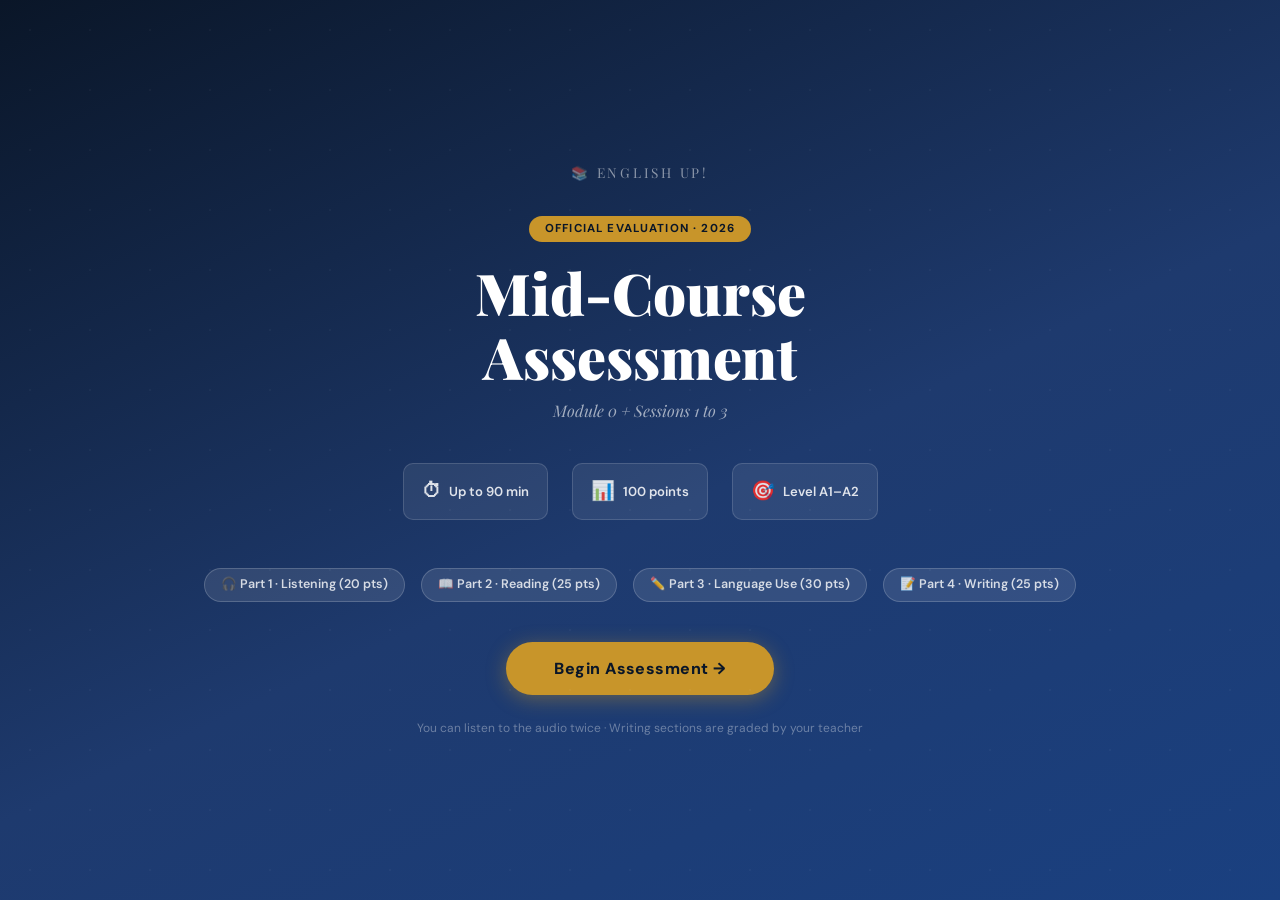
<file: lessons/mod1/session4-quiz.html>
<!DOCTYPE html>
<html lang="en">
<head>
<meta charset="UTF-8"/>
<meta name="viewport" content="width=device-width, initial-scale=1.0"/>
<title>English Up! — Mid-Course Evaluation · M0–S3</title>
<link rel="preconnect" href="https://fonts.googleapis.com"/>
<link rel="preconnect" href="https://fonts.gstatic.com" crossorigin/>
<link href="https://fonts.googleapis.com/css2?family=Playfair+Display:ital,wght@0,700;0,900;1,400&family=DM+Sans:wght@300;400;500;600;700&family=DM+Mono:wght@400;500&display=swap" rel="stylesheet"/>

<style>
*, *::before, *::after { box-sizing: border-box; margin: 0; padding: 0; }

:root {
  --navy:      #0A1628;
  --navy2:     #1A2840;
  --blue:      #1E3A6E;
  --blue2:     #2B5197;
  --sky:       #3B82C4;
  --sky-lt:    #DBEAFE;
  --gold:      #C8952A;
  --gold-lt:   #FEF3C7;
  --gold2:     #F59E0B;
  --cream:     #FAFAF7;
  --parchment: #F0EDE4;
  --ink:       #111827;
  --muted:     #6B7280;
  --border:    #E5E7EB;
  --sage:      #2D6A4F;
  --sage-lt:   #D1FAE5;
  --rust:      #B91C1C;
  --rust-lt:   #FEE2E2;
  --orange:    #D97706;
  --orange-lt: #FEF3C7;
  --purple:    #7C3AED;
  --purple-lt: #EDE9FE;
  --radius:    12px;
  --shadow:    0 2px 16px rgba(10,22,40,0.10);
  --shadow-md: 0 8px 32px rgba(10,22,40,0.16);
  --font-h:    'Playfair Display', Georgia, serif;
  --font-b:    'DM Sans', sans-serif;
  --font-m:    'DM Mono', monospace;
}

html { scroll-behavior: smooth; }
body {
  font-family: var(--font-b);
  background: var(--cream);
  color: var(--ink);
  line-height: 1.6;
  font-size: 15px;
  -webkit-font-smoothing: antialiased;
}

/* ── COVER SCREEN ── */
#cover-screen {
  min-height: 100dvh;
  background: linear-gradient(155deg, var(--navy) 0%, var(--blue) 55%, #1a4080 100%);
  display: flex;
  flex-direction: column;
  align-items: center;
  justify-content: center;
  padding: 2rem;
  text-align: center;
  position: relative;
  overflow: hidden;
}
#cover-screen::before {
  content: '';
  position: absolute;
  inset: 0;
  background: url("data:image/svg+xml,%3Csvg xmlns='http://www.w3.org/2000/svg' width='60' height='60'%3E%3Ccircle cx='30' cy='30' r='1' fill='%23ffffff' opacity='0.04'/%3E%3C/svg%3E") repeat;
  pointer-events: none;
}
.cover-logo {
  font-family: var(--font-h);
  color: rgba(255,255,255,0.5);
  font-size: .85rem;
  letter-spacing: .2em;
  text-transform: uppercase;
  margin-bottom: 2rem;
}
.cover-badge {
  background: var(--gold);
  color: var(--navy);
  font-size: .72rem;
  font-weight: 700;
  letter-spacing: .1em;
  text-transform: uppercase;
  padding: 4px 16px;
  border-radius: 99px;
  margin-bottom: 1.2rem;
  display: inline-block;
}
.cover-title {
  font-family: var(--font-h);
  font-size: clamp(2rem, 8vw, 3.6rem);
  font-weight: 900;
  color: white;
  line-height: 1.1;
  margin-bottom: .6rem;
}
.cover-sub {
  color: rgba(255,255,255,0.6);
  font-size: 1rem;
  margin-bottom: 2.5rem;
  font-style: italic;
  font-family: var(--font-h);
}
.cover-meta-grid {
  display: flex;
  gap: 1.5rem;
  justify-content: center;
  flex-wrap: wrap;
  margin-bottom: 3rem;
}
.cover-meta-item {
  background: rgba(255,255,255,0.08);
  border: 1px solid rgba(255,255,255,0.14);
  border-radius: 10px;
  padding: 12px 18px;
  color: rgba(255,255,255,0.85);
  font-size: .82rem;
  font-weight: 600;
  display: flex;
  align-items: center;
  gap: 8px;
}
.cover-meta-icon { font-size: 1.2rem; }
.cover-sections {
  display: flex;
  gap: 1rem;
  justify-content: center;
  flex-wrap: wrap;
  margin-bottom: 2.5rem;
}
.cover-section-pill {
  background: rgba(255,255,255,0.1);
  border: 1.5px solid rgba(255,255,255,0.18);
  border-radius: 99px;
  padding: 6px 16px;
  color: rgba(255,255,255,0.8);
  font-size: .78rem;
  font-weight: 600;
}
.btn-start {
  background: var(--gold);
  color: var(--navy);
  border: none;
  padding: 16px 48px;
  border-radius: 99px;
  font-family: var(--font-b);
  font-weight: 800;
  font-size: 1rem;
  cursor: pointer;
  letter-spacing: .03em;
  transition: all .2s;
  box-shadow: 0 4px 20px rgba(200,149,42,0.4);
}
.btn-start:hover {
  background: #F5D89A;
  transform: translateY(-2px);
  box-shadow: 0 8px 28px rgba(200,149,42,0.5);
}
.cover-note {
  margin-top: 1.5rem;
  color: rgba(255,255,255,0.35);
  font-size: .75rem;
}

/* ── MAIN EXAM LAYOUT ── */
#exam-wrapper { display: none; }

.exam-header {
  background: var(--navy);
  color: white;
  padding: 12px 24px;
  display: flex;
  align-items: center;
  justify-content: space-between;
  position: sticky;
  top: 0;
  z-index: 100;
  box-shadow: 0 2px 12px rgba(10,22,40,0.3);
  gap: 12px;
}
.exam-header-logo {
  font-family: var(--font-h);
  font-size: 1rem;
  font-weight: 700;
  color: var(--gold2);
  white-space: nowrap;
}
.exam-timer {
  display: flex;
  align-items: center;
  gap: 6px;
  font-family: var(--font-m);
  font-size: .95rem;
  font-weight: 700;
  color: white;
  background: rgba(255,255,255,0.1);
  padding: 6px 14px;
  border-radius: 99px;
}
.exam-timer.warning { background: rgba(245,158,11,0.25); color: var(--gold2); }
.exam-timer.danger  { background: rgba(185,28,28,0.3);  color: #fca5a5; animation: timerPulse .8s infinite; }
@keyframes timerPulse { 0%,100%{ opacity:1; } 50%{ opacity:.6; } }
.exam-progress-nav {
  display: flex;
  gap: 4px;
  align-items: center;
}
.exam-nav-dot {
  width: 8px; height: 8px; border-radius: 50%;
  background: rgba(255,255,255,0.2);
  transition: background .2s;
}
.exam-nav-dot.active   { background: var(--gold2); }
.exam-nav-dot.complete { background: #4ade80; }

.exam-body {
  max-width: 860px;
  margin: 0 auto;
  padding: 32px 20px 80px;
}
@media (min-width: 600px) { .exam-body { padding: 40px 32px 100px; } }

/* ── SECTION INTRO CARD ── */
.part-intro {
  background: white;
  border-radius: 16px;
  padding: 28px 28px 20px;
  margin-bottom: 24px;
  border: 1px solid var(--border);
  box-shadow: var(--shadow);
  display: flex;
  gap: 20px;
  align-items: flex-start;
}
.part-icon {
  width: 52px; height: 52px;
  border-radius: 14px;
  display: flex; align-items: center; justify-content: center;
  font-size: 1.6rem;
  flex-shrink: 0;
}
.pi-blue   { background: var(--sky-lt); }
.pi-gold   { background: var(--gold-lt); }
.pi-purple { background: var(--purple-lt); }
.pi-sage   { background: var(--sage-lt); }
.part-intro-text {}
.part-badge {
  font-size: .65rem;
  font-weight: 700;
  letter-spacing: .12em;
  text-transform: uppercase;
  color: var(--muted);
  margin-bottom: 4px;
}
.part-title {
  font-family: var(--font-h);
  font-size: 1.35rem;
  font-weight: 700;
  margin-bottom: 4px;
}
.part-desc { font-size: .85rem; color: var(--muted); line-height: 1.55; }
.part-points {
  display: inline-flex;
  align-items: center;
  gap: 4px;
  background: var(--parchment);
  border-radius: 99px;
  padding: 3px 12px;
  font-size: .75rem;
  font-weight: 700;
  color: var(--gold);
  margin-top: 8px;
}

/* ── QUESTION CARD ── */
.q-card {
  background: white;
  border: 1px solid var(--border);
  border-radius: 14px;
  padding: 22px 24px;
  margin-bottom: 14px;
  box-shadow: var(--shadow);
  transition: box-shadow .2s;
}
.q-card:focus-within { box-shadow: 0 0 0 3px rgba(59,130,196,0.15), var(--shadow); }
.q-num {
  font-size: .68rem;
  font-weight: 700;
  text-transform: uppercase;
  letter-spacing: .1em;
  color: var(--sky);
  margin-bottom: 8px;
  font-family: var(--font-m);
}
.q-text {
  font-weight: 600;
  font-size: .95rem;
  margin-bottom: 14px;
  line-height: 1.55;
}
.q-text em { font-style: italic; color: var(--blue2); }

/* ── ANSWER OPTIONS ── */
.options-grid { display: grid; gap: 8px; }
.options-grid.col2 { grid-template-columns: 1fr 1fr; }
.opt-btn {
  padding: 10px 16px;
  border-radius: 10px;
  border: 2px solid var(--border);
  background: var(--cream);
  cursor: pointer;
  font-family: var(--font-b);
  font-size: .88rem;
  font-weight: 500;
  text-align: left;
  transition: all .15s;
  color: var(--ink);
  display: flex;
  align-items: center;
  gap: 10px;
  -webkit-tap-highlight-color: transparent;
  user-select: none;
}
.opt-btn:hover { border-color: var(--sky); background: var(--sky-lt); }
.opt-btn.selected { border-color: var(--blue2); background: #EFF6FF; color: var(--blue2); font-weight: 700; }
.opt-btn.correct  { border-color: var(--sage); background: var(--sage-lt); color: var(--sage); font-weight: 700; }
.opt-btn.wrong    { border-color: var(--rust); background: var(--rust-lt); color: var(--rust); }
.opt-letter {
  width: 26px; height: 26px; border-radius: 50%;
  background: var(--parchment);
  display: flex; align-items: center; justify-content: center;
  font-size: .72rem; font-weight: 800; flex-shrink: 0;
  font-family: var(--font-m);
}

/* ── TRUE / FALSE ── */
.tf-grid { display: grid; grid-template-columns: 1fr 1fr; gap: 8px; }
.tf-btn {
  padding: 12px;
  border-radius: 10px;
  border: 2px solid var(--border);
  background: var(--cream);
  cursor: pointer;
  font-family: var(--font-b);
  font-weight: 700;
  font-size: .9rem;
  text-align: center;
  transition: all .15s;
  -webkit-tap-highlight-color: transparent;
}
.tf-btn:hover  { border-color: var(--sky); background: var(--sky-lt); }
.tf-btn.sel-t  { border-color: var(--blue2); background: #EFF6FF; color: var(--blue2); }
.tf-btn.sel-f  { border-color: var(--orange); background: var(--orange-lt); color: var(--orange); }
.tf-btn.correct { border-color: var(--sage); background: var(--sage-lt); color: var(--sage); }
.tf-btn.wrong   { border-color: var(--rust); background: var(--rust-lt); color: var(--rust); }

/* ── GAP FILL ── */
.gap-fill-text {
  font-family: var(--font-h);
  font-size: 1rem;
  line-height: 2.8;
}
.gap-input {
  display: inline-block;
  border: none;
  border-bottom: 2.5px solid var(--gold);
  background: transparent;
  font-family: var(--font-h);
  font-size: .95rem;
  font-weight: 700;
  padding: 2px 8px;
  outline: none;
  color: var(--blue2);
  min-width: 90px;
  text-align: center;
  caret-color: var(--gold);
  transition: border-color .2s;
}
.gap-input:focus { border-bottom-color: var(--blue2); }
.gap-input.correct { border-bottom-color: var(--sage); color: var(--sage); }
.gap-input.wrong   { border-bottom-color: var(--rust); color: var(--rust); }

/* ── SHORT ANSWER ── */
.short-answer {
  width: 100%;
  border: 2px solid var(--border);
  border-radius: 10px;
  padding: 12px 14px;
  font-family: var(--font-b);
  font-size: .9rem;
  outline: none;
  resize: vertical;
  background: var(--cream);
  color: var(--ink);
  transition: border-color .2s;
  min-height: 70px;
}
.short-answer:focus { border-color: var(--sky); background: white; }

/* ── WRITING AREA ── */
.writing-area {
  width: 100%;
  border: 2px solid var(--border);
  border-radius: 10px;
  padding: 14px 16px;
  font-family: var(--font-h);
  font-size: .93rem;
  outline: none;
  resize: vertical;
  background: white;
  color: var(--ink);
  transition: border-color .2s;
  line-height: 1.8;
  min-height: 130px;
}
.writing-area:focus { border-color: var(--blue2); }
.word-counter {
  text-align: right;
  font-size: .72rem;
  color: var(--muted);
  margin-top: 4px;
  font-family: var(--font-m);
}
.word-counter.warn { color: var(--orange); }
.word-counter.ok   { color: var(--sage); }

/* ── DIVIDER ── */
.section-divider {
  display: flex;
  align-items: center;
  gap: 12px;
  margin: 36px 0 24px;
}
.section-divider::before, .section-divider::after {
  content: ''; flex: 1;
  height: 1px; background: var(--border);
}
.section-divider-label {
  font-size: .7rem;
  font-weight: 700;
  letter-spacing: .14em;
  text-transform: uppercase;
  color: var(--muted);
  white-space: nowrap;
}

/* ── LISTENING ── */
.audio-player-card {
  background: linear-gradient(135deg, var(--navy), var(--blue));
  border-radius: 16px;
  padding: 24px;
  margin-bottom: 20px;
  color: white;
  display: flex;
  flex-direction: column;
  gap: 16px;
}
.audio-player-title {
  font-family: var(--font-h);
  font-size: 1.05rem;
  font-weight: 700;
  color: var(--gold2);
}
.audio-player-controls {
  display: flex;
  align-items: center;
  gap: 14px;
  flex-wrap: wrap;
}
.btn-play {
  width: 48px; height: 48px; border-radius: 50%;
  background: var(--gold);
  border: none;
  cursor: pointer;
  font-size: 1.2rem;
  display: flex; align-items: center; justify-content: center;
  transition: all .2s;
  flex-shrink: 0;
  color: var(--navy);
}
.btn-play:hover { background: var(--gold2); transform: scale(1.07); }
.btn-play.playing { background: #4ade80; }
.audio-progress-wrap {
  flex: 1; min-width: 140px;
  display: flex; flex-direction: column; gap: 4px;
}
.audio-progress-track {
  height: 6px; background: rgba(255,255,255,0.2); border-radius: 3px; overflow: hidden;
}
.audio-progress-fill {
  height: 100%; background: var(--gold); border-radius: 3px;
  transition: width .3s linear;
  width: 0%;
}
.audio-meta {
  display: flex; justify-content: space-between;
  font-family: var(--font-m); font-size: .72rem; opacity: .6;
}
.audio-instructions {
  font-size: .82rem;
  color: rgba(255,255,255,0.7);
  background: rgba(255,255,255,0.08);
  border-radius: 8px;
  padding: 10px 14px;
}
.audio-play-count {
  font-size: .75rem;
  font-weight: 700;
  color: rgba(255,255,255,0.5);
  font-family: var(--font-m);
}
.btn-speed {
  background: rgba(255,255,255,0.12);
  border: 1px solid rgba(255,255,255,0.2);
  border-radius: 99px;
  color: white;
  padding: 4px 12px;
  font-size: .75rem;
  font-weight: 700;
  cursor: pointer;
  font-family: var(--font-m);
  transition: background .2s;
}
.btn-speed:hover { background: rgba(255,255,255,0.2); }
.btn-speed.slow   { color: var(--gold2); }

/* ── READING PASSAGE ── */
.reading-passage {
  background: white;
  border: 1px solid var(--border);
  border-radius: 14px;
  padding: 24px 28px;
  margin-bottom: 20px;
  box-shadow: var(--shadow);
  font-size: .9rem;
  line-height: 1.9;
}
.reading-passage h4 {
  font-family: var(--font-h);
  font-size: 1.1rem;
  font-weight: 700;
  margin-bottom: 12px;
  color: var(--navy);
}
.reading-passage p { margin-bottom: 12px; }
.reading-passage p:last-child { margin-bottom: 0; }
.passage-label {
  font-size: .65rem;
  font-weight: 700;
  text-transform: uppercase;
  letter-spacing: .12em;
  color: var(--blue2);
  margin-bottom: 12px;
  display: block;
}
.vocab-highlight {
  background: var(--gold-lt);
  padding: 1px 4px;
  border-radius: 3px;
  font-weight: 600;
}

/* ── MATCHING ── */
.matching-grid {
  display: grid;
  grid-template-columns: 1fr 1fr;
  gap: 10px;
  align-items: start;
}
@media (max-width: 480px) { .matching-grid { grid-template-columns: 1fr; } }
.match-col-label {
  font-size: .7rem;
  font-weight: 700;
  text-transform: uppercase;
  letter-spacing: .08em;
  color: var(--muted);
  margin-bottom: 8px;
}
.match-chip {
  background: var(--parchment);
  border: 2px solid transparent;
  border-radius: 99px;
  padding: 9px 16px;
  cursor: pointer;
  font-size: .85rem;
  font-weight: 600;
  color: var(--ink);
  font-family: var(--font-b);
  transition: all .15s;
  user-select: none;
  margin-bottom: 6px;
  display: inline-block;
}
.match-chip:hover { border-color: var(--gold); background: var(--gold-lt); }
.match-chip.chip-sel { background: var(--blue2); color: white; border-color: var(--blue2); }
.match-chip.chip-used { opacity: .3; pointer-events: none; text-decoration: line-through; }
.match-def-row {
  display: flex;
  align-items: center;
  gap: 8px;
  background: white;
  border: 2px solid var(--border);
  border-radius: 10px;
  padding: 10px 14px;
  cursor: pointer;
  margin-bottom: 6px;
  transition: all .15s;
  font-size: .85rem;
  min-height: 48px;
}
.match-def-row:hover { border-color: var(--gold); }
.match-def-row.correct { border-color: var(--sage); background: var(--sage-lt); }
.match-def-row.wrong   { border-color: var(--rust); background: var(--rust-lt); }
.match-placed {
  font-size: .78rem; font-weight: 700;
  color: var(--blue2); background: var(--sky-lt);
  padding: 2px 10px; border-radius: 99px; white-space: nowrap;
  flex-shrink: 0; display: none;
}
.match-def-row.correct .match-placed { display: inline-block; color: var(--sage); background: var(--sage-lt); }
.match-def-row.wrong   .match-placed { display: inline-block; color: var(--rust); background: var(--rust-lt); }

/* ── SUBMIT ── */
.submit-bar {
  position: fixed; bottom: 0; left: 0; right: 0;
  background: white;
  border-top: 2px solid var(--border);
  padding: 14px 24px;
  display: flex;
  align-items: center;
  justify-content: space-between;
  gap: 12px;
  z-index: 90;
  box-shadow: 0 -4px 20px rgba(10,22,40,0.08);
  flex-wrap: wrap;
}
.submit-bar-left { font-size: .83rem; color: var(--muted); flex: 1; min-width: 140px; }
.submit-bar-left strong { color: var(--ink); }
.btn-submit {
  background: var(--navy);
  color: white;
  border: none;
  padding: 12px 28px;
  border-radius: 10px;
  font-family: var(--font-b);
  font-weight: 700;
  font-size: .9rem;
  cursor: pointer;
  transition: all .2s;
  flex-shrink: 0;
}
.btn-submit:hover { background: var(--blue); transform: translateY(-1px); }
.btn-submit:disabled { opacity: .5; cursor: not-allowed; transform: none; }

/* ── INFO BOX ── */
.info-box {
  border-radius: 10px;
  padding: 12px 16px;
  font-size: .83rem;
  line-height: 1.6;
  margin-bottom: 16px;
}
.info-box.blue  { background: var(--sky-lt);  border-left: 4px solid var(--sky); }
.info-box.gold  { background: var(--gold-lt); border-left: 4px solid var(--gold); color: var(--navy2); }
.info-box.sage  { background: var(--sage-lt); border-left: 4px solid var(--sage); }
.info-box strong { font-weight: 700; }

/* ══════════════════════════════════════════════
   RESULTS SCREEN
══════════════════════════════════════════════ */
#results-screen { display: none; }

.results-page {
  max-width: 900px;
  margin: 0 auto;
  padding: 32px 20px 80px;
}
.results-hero {
  background: linear-gradient(155deg, var(--navy), var(--blue));
  border-radius: 20px;
  padding: 40px 32px;
  text-align: center;
  color: white;
  margin-bottom: 32px;
  position: relative;
  overflow: hidden;
}
.results-hero::before {
  content: ''; position: absolute; inset: 0;
  background: url("data:image/svg+xml,%3Csvg xmlns='http://www.w3.org/2000/svg' width='40' height='40'%3E%3Cpath d='M0 20h40M20 0v40' stroke='%23ffffff' stroke-opacity='.03' stroke-width='1'/%3E%3C/svg%3E") repeat;
  pointer-events: none;
}
.results-grade-label { font-size: .72rem; font-weight: 700; letter-spacing: .18em; text-transform: uppercase; color: var(--gold2); margin-bottom: 8px; }
.results-grade {
  font-family: var(--font-h);
  font-size: clamp(3rem, 12vw, 6rem);
  font-weight: 900;
  color: white;
  line-height: 1;
  margin-bottom: 8px;
}
.results-grade-sub { font-size: 1.1rem; opacity: .7; margin-bottom: 12px; }
.results-grade-title {
  font-family: var(--font-h);
  font-size: 1.4rem;
  font-weight: 700;
  color: var(--gold2);
  margin-bottom: 4px;
}
.results-cefr {
  background: rgba(255,255,255,0.12);
  border: 1px solid rgba(255,255,255,0.2);
  border-radius: 99px;
  padding: 4px 16px;
  font-size: .8rem;
  font-weight: 700;
  color: rgba(255,255,255,.85);
  display: inline-block;
  margin-top: 8px;
}

.results-band-grid {
  display: grid;
  grid-template-columns: repeat(2, 1fr);
  gap: 14px;
  margin-bottom: 28px;
}
@media (min-width: 640px) { .results-band-grid { grid-template-columns: repeat(4, 1fr); } }
.results-band-card {
  background: white;
  border: 1px solid var(--border);
  border-radius: 14px;
  padding: 18px 14px;
  text-align: center;
  box-shadow: var(--shadow);
  position: relative;
  overflow: hidden;
}
.results-band-card::before {
  content: '';
  position: absolute;
  top: 0; left: 0; right: 0;
  height: 4px;
}
.rbc-blue::before   { background: var(--sky); }
.rbc-gold::before   { background: var(--gold); }
.rbc-purple::before { background: var(--purple); }
.rbc-sage::before   { background: var(--sage); }
.band-name { font-size: .68rem; font-weight: 700; letter-spacing: .1em; text-transform: uppercase; color: var(--muted); margin-bottom: 8px; }
.band-score {
  font-family: var(--font-h);
  font-size: 2rem;
  font-weight: 900;
  line-height: 1;
  margin-bottom: 4px;
}
.rbc-blue .band-score   { color: var(--sky); }
.rbc-gold .band-score   { color: var(--gold); }
.rbc-purple .band-score { color: var(--purple); }
.rbc-sage .band-score   { color: var(--sage); }
.band-max { font-size: .72rem; color: var(--muted); }
.band-bar-wrap { background: var(--border); border-radius: 99px; height: 5px; margin: 8px 0 4px; overflow: hidden; }
.band-bar-fill { height: 100%; border-radius: 99px; transition: width 1s ease; width: 0%; }
.rbc-blue   .band-bar-fill { background: var(--sky); }
.rbc-gold   .band-bar-fill { background: var(--gold); }
.rbc-purple .band-bar-fill { background: var(--purple); }
.rbc-sage   .band-bar-fill { background: var(--sage); }
.band-pct { font-size: .7rem; color: var(--muted); font-family: var(--font-m); }

/* Descriptor table */
.descriptor-card {
  background: white;
  border: 1px solid var(--border);
  border-radius: 14px;
  padding: 22px 24px;
  margin-bottom: 20px;
  box-shadow: var(--shadow);
}
.descriptor-title {
  font-family: var(--font-h);
  font-size: 1rem;
  font-weight: 700;
  margin-bottom: 14px;
  color: var(--navy);
}
.descriptor-row {
  display: flex;
  align-items: flex-start;
  gap: 14px;
  padding: 10px 0;
  border-bottom: 1px solid var(--border);
  font-size: .85rem;
}
.descriptor-row:last-child { border-bottom: none; }
.descriptor-icon { font-size: 1.1rem; flex-shrink: 0; margin-top: 1px; }
.descriptor-label { font-weight: 700; color: var(--navy); min-width: 110px; flex-shrink: 0; }
.descriptor-text { color: var(--muted); flex: 1; line-height: 1.55; }

/* Answer review */
.answer-review {
  background: white;
  border: 1px solid var(--border);
  border-radius: 14px;
  padding: 22px 24px;
  margin-bottom: 20px;
  box-shadow: var(--shadow);
}
.ar-title { font-family: var(--font-h); font-size: 1rem; font-weight: 700; margin-bottom: 14px; color: var(--navy); }
.ar-item {
  display: flex;
  align-items: baseline;
  gap: 10px;
  padding: 8px 0;
  border-bottom: 1px solid var(--border);
  font-size: .85rem;
}
.ar-item:last-child { border-bottom: none; }
.ar-num { font-family: var(--font-m); font-size: .7rem; color: var(--muted); min-width: 28px; flex-shrink: 0; }
.ar-q { flex: 1; color: var(--ink); line-height: 1.5; }
.ar-status { font-size: .85rem; flex-shrink: 0; }

/* Writing pending */
.writing-pending-notice {
  background: var(--gold-lt);
  border: 1.5px solid var(--gold);
  border-radius: 10px;
  padding: 12px 16px;
  font-size: .84rem;
  color: var(--navy2);
  margin-top: 8px;
}

/* ══════════════════════════════════════════════
   TEACHER GRADING PANEL
══════════════════════════════════════════════ */
#teacher-panel { display: none; }

.teacher-bar {
  background: var(--gold);
  padding: 10px 20px;
  display: flex;
  align-items: center;
  justify-content: space-between;
  gap: 12px;
  flex-wrap: wrap;
}
.teacher-bar-label { font-weight: 800; font-size: .88rem; color: var(--navy); }
.teacher-bar-btn {
  background: var(--navy);
  color: white;
  border: none;
  border-radius: 8px;
  padding: 7px 18px;
  font-family: var(--font-b);
  font-weight: 700;
  font-size: .82rem;
  cursor: pointer;
  transition: background .2s;
}
.teacher-bar-btn:hover { background: var(--blue); }

.writing-grade-card {
  background: white;
  border: 1px solid var(--border);
  border-radius: 14px;
  padding: 22px 24px;
  margin-bottom: 16px;
  box-shadow: var(--shadow);
}
.wgc-title { font-family: var(--font-h); font-size: .98rem; font-weight: 700; margin-bottom: 10px; color: var(--navy); }
.wgc-student-text {
  background: var(--parchment);
  border-radius: 8px;
  padding: 14px 16px;
  font-size: .88rem;
  line-height: 1.7;
  margin-bottom: 14px;
  font-family: var(--font-h);
  white-space: pre-wrap;
  min-height: 50px;
}
.wgc-rubric { display: flex; flex-direction: column; gap: 10px; }
.rubric-row {
  display: flex;
  align-items: center;
  gap: 12px;
  flex-wrap: wrap;
}
.rubric-label {
  font-size: .8rem;
  font-weight: 700;
  color: var(--navy);
  min-width: 130px;
  flex-shrink: 0;
}
.rubric-stars { display: flex; gap: 4px; }
.star-btn {
  width: 30px; height: 30px; border-radius: 50%;
  border: 2px solid var(--border);
  background: white;
  cursor: pointer;
  font-size: .85rem;
  display: flex; align-items: center; justify-content: center;
  transition: all .15s;
}
.star-btn:hover  { border-color: var(--gold); background: var(--gold-lt); }
.star-btn.filled { background: var(--gold); border-color: var(--gold); color: white; }
.wgc-feedback-input {
  width: 100%;
  border: 2px solid var(--border);
  border-radius: 8px;
  padding: 10px 12px;
  font-family: var(--font-b);
  font-size: .85rem;
  outline: none;
  resize: vertical;
  min-height: 60px;
  margin-top: 10px;
  background: var(--cream);
}
.wgc-feedback-input:focus { border-color: var(--sky); background: white; }
.wgc-score-preview {
  margin-top: 12px;
  font-weight: 700;
  font-size: .88rem;
  color: var(--navy);
}
.btn-apply-grades {
  background: var(--sage);
  color: white;
  border: none;
  border-radius: 10px;
  padding: 14px 32px;
  font-family: var(--font-b);
  font-weight: 700;
  font-size: .95rem;
  cursor: pointer;
  transition: background .2s;
  margin-top: 8px;
}
.btn-apply-grades:hover { background: var(--navy); }

/* ── LOGIN OVERLAY ── */
#login-overlay {
  position: fixed; inset: 0;
  background: rgba(10,22,40,0.85);
  display: flex; align-items: center; justify-content: center;
  z-index: 9999;
  backdrop-filter: blur(4px);
}
.login-box {
  background: white;
  border-radius: 20px;
  padding: 36px 32px;
  width: 100%;
  max-width: 380px;
  margin: 16px;
  box-shadow: var(--shadow-md);
}
.login-box h3 {
  font-family: var(--font-h);
  font-size: 1.3rem;
  font-weight: 700;
  margin-bottom: 4px;
  color: var(--navy);
}
.login-box p { font-size: .85rem; color: var(--muted); margin-bottom: 24px; }
.login-field {
  width: 100%;
  border: 2px solid var(--border);
  border-radius: 10px;
  padding: 12px 14px;
  font-family: var(--font-b);
  font-size: .9rem;
  outline: none;
  margin-bottom: 12px;
  transition: border-color .2s;
}
.login-field:focus { border-color: var(--blue2); }
.btn-login {
  width: 100%;
  background: var(--navy);
  color: white;
  border: none;
  border-radius: 10px;
  padding: 12px;
  font-family: var(--font-b);
  font-weight: 700;
  font-size: .95rem;
  cursor: pointer;
  transition: background .2s;
  margin-top: 4px;
}
.btn-login:hover { background: var(--blue); }
#login-error { color: var(--rust); font-size: .8rem; margin-top: 8px; min-height: 18px; text-align: center; }
.btn-cancel-login {
  width: 100%; background: none; border: none; color: var(--muted);
  font-size: .82rem; cursor: pointer; margin-top: 8px; padding: 6px;
  font-family: var(--font-b);
}
.btn-cancel-login:hover { color: var(--navy); }

/* ── PRINT ── */
@media print {
  .exam-header, .submit-bar, .teacher-bar, #login-overlay,
  .btn-play, .audio-player-controls { display: none !important; }
  body { background: white !important; }
  .q-card, .reading-passage, .audio-player-card { box-shadow: none !important; border: 1pt solid #DDD !important; }
  .exam-body { padding: 0 !important; }
  @page { margin: 1.5cm 2cm; }
}

/* ── ANIMATIONS ── */
@keyframes fadeUp {
  from { opacity: 0; transform: translateY(12px); }
  to   { opacity: 1; transform: translateY(0); }
}
.fade-up { animation: fadeUp .4s ease forwards; }

.spinner {
  display: inline-block; width: 16px; height: 16px;
  border: 2px solid rgba(255,255,255,0.3);
  border-top-color: white;
  border-radius: 50%;
  animation: spin .7s linear infinite;
  vertical-align: middle; margin-right: 6px;
}
@keyframes spin { to { transform: rotate(360deg); } }
</style>
</head>
<body>

<!-- ══════════════════════════════════════════
     COVER SCREEN
══════════════════════════════════════════ -->
<div id="cover-screen">
  <div class="cover-logo">📚 English Up!</div>
  <span class="cover-badge">Official Evaluation · 2026</span>
  <h1 class="cover-title">Mid-Course<br>Assessment</h1>
  <div class="cover-sub">Module 0 + Sessions 1 to 3</div>
  <div class="cover-meta-grid">
    <div class="cover-meta-item"><span class="cover-meta-icon">⏱</span> Up to 90 min</div>
    <div class="cover-meta-item"><span class="cover-meta-icon">📊</span> 100 points</div>
    <div class="cover-meta-item"><span class="cover-meta-icon">🎯</span> Level A1–A2</div>
  </div>
  <div class="cover-sections">
    <span class="cover-section-pill">🎧 Part 1 · Listening (20 pts)</span>
    <span class="cover-section-pill">📖 Part 2 · Reading (25 pts)</span>
    <span class="cover-section-pill">✏️ Part 3 · Language Use (30 pts)</span>
    <span class="cover-section-pill">📝 Part 4 · Writing (25 pts)</span>
  </div>
  <button class="btn-start" onclick="startExam()">Begin Assessment →</button>
  <p class="cover-note">You can listen to the audio twice · Writing sections are graded by your teacher</p>
</div>

<!-- ══════════════════════════════════════════
     TEACHER LOGIN OVERLAY
══════════════════════════════════════════ -->
<div id="login-overlay" style="display:none">
  <div class="login-box">
    <h3>🔐 Teacher Access</h3>
    <p>Enter your teacher credentials to grade the writing section and view full results.</p>
    <input type="email" class="login-field" id="login-email" placeholder="Email address" />
    <input type="password" class="login-field" id="login-password" placeholder="Password" />
    <button class="btn-login" onclick="attemptLogin()">Sign in</button>
    <div id="login-error"></div>
    <button class="btn-cancel-login" onclick="cancelLogin()">← Cancel</button>
  </div>
</div>

<!-- ══════════════════════════════════════════
     EXAM WRAPPER
══════════════════════════════════════════ -->
<div id="exam-wrapper">

  <!-- Sticky header -->
  <div class="exam-header">
    <div class="exam-header-logo">📚 English Up! — Assessment</div>
    <div class="exam-timer" id="exam-timer">⏱ 90:00</div>
    <div class="exam-progress-nav" id="exam-progress-nav">
      <div class="exam-nav-dot" id="dot-1"></div>
      <div class="exam-nav-dot" id="dot-2"></div>
      <div class="exam-nav-dot" id="dot-3"></div>
      <div class="exam-nav-dot" id="dot-4"></div>
    </div>
  </div>

  <!-- Body -->
  <div class="exam-body" id="exam-body">

    <!-- ══ PART 1: LISTENING ══ -->
    <div id="part-1">
      <div class="part-intro fade-up">
        <div class="part-icon pi-blue">🎧</div>
        <div class="part-intro-text">
          <div class="part-badge">Part 1 of 4</div>
          <div class="part-title">Listening Comprehension</div>
          <div class="part-desc">Listen to a short story. You can play the audio up to <strong>two times</strong>. Read the questions first, then listen carefully. After the second play, the audio will be disabled.</div>
          <div class="part-points">🎯 20 points</div>
        </div>
      </div>

      <!-- Audio Player -->
      <div class="audio-player-card">
        <div class="audio-player-title">🎵 "A Weekend in Medellín"</div>
        <div class="audio-instructions">
          📋 <strong>Read the questions below first</strong>, then press Play. You have <strong>2 plays</strong>. The story is about a young woman and her favourite things.
        </div>
        <div class="audio-player-controls">
          <button class="btn-play" id="btn-play-audio" onclick="toggleAudio()">▶</button>
          <div class="audio-progress-wrap">
            <div class="audio-progress-track" id="audio-track" onclick="seekAudio(event)" style="cursor:pointer">
              <div class="audio-progress-fill" id="audio-progress-fill"></div>
            </div>
            <div class="audio-meta">
              <span id="audio-current">0:00</span>
              <span id="audio-duration">—</span>
            </div>
          </div>
          <button class="btn-speed" id="btn-speed" onclick="toggleSpeed()">1×</button>
          <span class="audio-play-count" id="audio-play-count">Plays left: 2</span>
        </div>
        <!-- Hidden HTML5 audio element -->
        <audio id="real-audio" preload="auto"
               src="https://english-up.pages.dev/audio/modulo-1-test.mp3">
        </audio>
      </div>

      <div class="info-box blue" style="margin-bottom:20px">
        🔊 <strong>Turn your volume up</strong> before pressing Play. You can use the 0.8× button for a slower playback if needed.
      </div>

      <!-- L1: True/False x4 -->
      <div class="q-card fade-up">
        <div class="q-num">Question 1</div>
        <div class="q-text">María lives in Bogotá.</div>
        <div class="tf-grid">
          <button class="tf-btn" onclick="answerTF(this,'q1','true')">TRUE</button>
          <button class="tf-btn" onclick="answerTF(this,'q1','false')">FALSE</button>
        </div>
      </div>

      <div class="q-card fade-up">
        <div class="q-num">Question 2</div>
        <div class="q-text">María loves to play the guitar.</div>
        <div class="tf-grid">
          <button class="tf-btn" onclick="answerTF(this,'q2','true')">TRUE</button>
          <button class="tf-btn" onclick="answerTF(this,'q2','false')">FALSE</button>
        </div>
      </div>

      <div class="q-card fade-up">
        <div class="q-num">Question 3</div>
        <div class="q-text">Her favourite food is pizza.</div>
        <div class="tf-grid">
          <button class="tf-btn" onclick="answerTF(this,'q3','true')">TRUE</button>
          <button class="tf-btn" onclick="answerTF(this,'q3','false')">FALSE</button>
        </div>
      </div>

      <div class="q-card fade-up">
        <div class="q-num">Question 4</div>
        <div class="q-text">She went to the park with her brother.</div>
        <div class="tf-grid">
          <button class="tf-btn" onclick="answerTF(this,'q4','true')">TRUE</button>
          <button class="tf-btn" onclick="answerTF(this,'q4','false')">FALSE</button>
        </div>
      </div>

      <!-- L5–L8: Multiple Choice x4 -->
      <div class="q-card fade-up">
        <div class="q-num">Question 5</div>
        <div class="q-text">Where was María last weekend?</div>
        <div class="options-grid col2">
          <button class="opt-btn" onclick="selectMC(this,'q5','A')"><span class="opt-letter">A</span> At the cinema</button>
          <button class="opt-btn" onclick="selectMC(this,'q5','B')"><span class="opt-letter">B</span> At the park</button>
          <button class="opt-btn" onclick="selectMC(this,'q5','C')"><span class="opt-letter">C</span> At school</button>
          <button class="opt-btn" onclick="selectMC(this,'q5','D')"><span class="opt-letter">D</span> At a café</button>
        </div>
      </div>

      <div class="q-card fade-up">
        <div class="q-num">Question 6</div>
        <div class="q-text">How old is María?</div>
        <div class="options-grid col2">
          <button class="opt-btn" onclick="selectMC(this,'q6','A')"><span class="opt-letter">A</span> 24 years old</button>
          <button class="opt-btn" onclick="selectMC(this,'q6','B')"><span class="opt-letter">B</span> 28 years old</button>
          <button class="opt-btn" onclick="selectMC(this,'q6','C')"><span class="opt-letter">C</span> 22 years old</button>
          <button class="opt-btn" onclick="selectMC(this,'q6','D')"><span class="opt-letter">D</span> 30 years old</button>
        </div>
      </div>

      <div class="q-card fade-up">
        <div class="q-num">Question 7</div>
        <div class="q-text">What music does she love?</div>
        <div class="options-grid col2">
          <button class="opt-btn" onclick="selectMC(this,'q7','A')"><span class="opt-letter">A</span> Classical music</button>
          <button class="opt-btn" onclick="selectMC(this,'q7','B')"><span class="opt-letter">B</span> Reggaeton</button>
          <button class="opt-btn" onclick="selectMC(this,'q7','C')"><span class="opt-letter">C</span> Pop and soul</button>
          <button class="opt-btn" onclick="selectMC(this,'q7','D')"><span class="opt-letter">D</span> Jazz</button>
        </div>
      </div>

      <div class="q-card fade-up">
        <div class="q-num">Question 8</div>
        <div class="q-text">Which word best describes how María felt at the end of the story?</div>
        <div class="options-grid col2">
          <button class="opt-btn" onclick="selectMC(this,'q8','A')"><span class="opt-letter">A</span> Embarrassed</button>
          <button class="opt-btn" onclick="selectMC(this,'q8','B')"><span class="opt-letter">B</span> Tired and sad</button>
          <button class="opt-btn" onclick="selectMC(this,'q8','C')"><span class="opt-letter">C</span> Happy and grateful</button>
          <button class="opt-btn" onclick="selectMC(this,'q8','D')"><span class="opt-letter">D</span> Nervous and flushed</button>
        </div>
      </div>
    </div>

    <!-- ══ PART 2: READING ══ -->
    <div class="section-divider"><span class="section-divider-label">Part 2 · Reading</span></div>
    <div id="part-2">
      <div class="part-intro fade-up">
        <div class="part-icon pi-gold">📖</div>
        <div class="part-intro-text">
          <div class="part-badge">Part 2 of 4</div>
          <div class="part-title">Reading Comprehension</div>
          <div class="part-desc">Read the two texts carefully and answer the questions. You can look at the texts as many times as you need.</div>
          <div class="part-points">🎯 25 points</div>
        </div>
      </div>

      <!-- TEXT A -->
      <div class="reading-passage fade-up">
        <span class="passage-label">📄 Text A — A message from Camila</span>
        <h4>My Favourite Day of the Week</h4>
        <p>
          My name is Camila. I am <span class="vocab-highlight">24 years old</span> and I am from Bogotá, but now I live in Medellín. My favourite day of the week is Saturday.
        </p>
        <p>
          On Saturday mornings, I don't work. I love to sleep until 9 o'clock. Then I make a big breakfast — my favourite is eggs and bread with <span class="vocab-highlight">a strong cup of coffee</span>. After breakfast, I usually go for a walk in El Poblado with my dog, Mango. Mango is a small, funny, yellow dog. He is very energetic!
        </p>
        <p>
          In the afternoon, I call my family in Bogotá. My mother is a teacher and my father is a doctor. I have one brother — his name is Sebastián. He is <span class="vocab-highlight">brave and kind</span>. He works in a hospital too.
        </p>
        <p>
          At night, I like to watch a film or listen to music. I love soul music. Songs like <em>"Killing Me Softly"</em> make me feel <span class="vocab-highlight">calm and nostalgic</span>. I don't like loud music at all. Saturday is perfect.
        </p>
      </div>

      <!-- Text A questions -->
      <div class="q-card fade-up">
        <div class="q-num">Question 9</div>
        <div class="q-text">Camila is originally from Medellín. <em>(True/False)</em></div>
        <div class="tf-grid">
          <button class="tf-btn" onclick="answerTF(this,'q9','true')">TRUE</button>
          <button class="tf-btn" onclick="answerTF(this,'q9','false')">FALSE</button>
        </div>
      </div>

      <div class="q-card fade-up">
        <div class="q-num">Question 10</div>
        <div class="q-text">What does Camila usually do on Saturday mornings?</div>
        <div class="options-grid">
          <button class="opt-btn" onclick="selectMC(this,'q10','A')"><span class="opt-letter">A</span> She goes to work early.</button>
          <button class="opt-btn" onclick="selectMC(this,'q10','B')"><span class="opt-letter">B</span> She sleeps late and goes for a walk with her dog.</button>
          <button class="opt-btn" onclick="selectMC(this,'q10','C')"><span class="opt-letter">C</span> She calls her family and watches films.</button>
          <button class="opt-btn" onclick="selectMC(this,'q10','D')"><span class="opt-letter">D</span> She goes to the gym and makes lunch.</button>
        </div>
      </div>

      <div class="q-card fade-up">
        <div class="q-num">Question 11</div>
        <div class="q-text">Find <strong>two adjectives</strong> that describe Sebastián in the text. Write them below.</div>
        <input class="short-answer" style="min-height:50px" id="q11" type="text" placeholder="Type the two adjectives here…" />
      </div>

      <div class="q-card fade-up">
        <div class="q-num">Question 12</div>
        <div class="q-text">How does the song <em>"Killing Me Softly"</em> make Camila feel?</div>
        <div class="options-grid col2">
          <button class="opt-btn" onclick="selectMC(this,'q12','A')"><span class="opt-letter">A</span> Embarrassed and flushed</button>
          <button class="opt-btn" onclick="selectMC(this,'q12','B')"><span class="opt-letter">B</span> Happy and energetic</button>
          <button class="opt-btn" onclick="selectMC(this,'q12','C')"><span class="opt-letter">C</span> Calm and nostalgic</button>
          <button class="opt-btn" onclick="selectMC(this,'q12','D')"><span class="opt-letter">D</span> Sad and lonely</button>
        </div>
      </div>

      <!-- TEXT B -->
      <div class="section-divider"><span class="section-divider-label">Text B</span></div>

      <div class="reading-passage fade-up">
        <span class="passage-label">📄 Text B — Social media bio</span>
        <h4>About Valentina 🌻</h4>
        <p>
          Hi! I'm Valentina. I'm 26 years old and I'm from Cali, Colombia. I'm a graphic designer 🎨.
        </p>
        <p>
          I love drawing, cooking, and hiking 🏔️. I don't like horror films — they are too scary! My favourite film is <em>The Book of Life</em>. I love it because the colours are beautiful and the story is touching. My favourite character is María because she is <strong>brave, determined, and funny</strong>.
        </p>
        <p>
          I love coffee ☕ but I hate tea 🍵. I usually wake up at 7 and go for a run. I'm not good at singing, but I sing in the shower every morning! 😄
        </p>
        <p>
          Currently learning English with <em>English Up!</em>. I want to travel to the UK next year. Are you from England? Let's talk! 🇬🇧
        </p>
      </div>

      <div class="q-card fade-up">
        <div class="q-num">Question 13</div>
        <div class="q-text">Valentina is a graphic designer. <em>(True/False)</em></div>
        <div class="tf-grid">
          <button class="tf-btn" onclick="answerTF(this,'q13','true')">TRUE</button>
          <button class="tf-btn" onclick="answerTF(this,'q13','false')">FALSE</button>
        </div>
      </div>

      <div class="q-card fade-up">
        <div class="q-num">Question 14</div>
        <div class="q-text">Why does Valentina love <em>The Book of Life</em>? Select <strong>all</strong> correct answers.</div>
        <div class="options-grid">
          <button class="opt-btn" data-multi="q14" onclick="toggleMulti(this,'q14','A')"><span class="opt-letter">A</span> The colours are beautiful.</button>
          <button class="opt-btn" data-multi="q14" onclick="toggleMulti(this,'q14','B')"><span class="opt-letter">B</span> The main character is her favourite actor.</button>
          <button class="opt-btn" data-multi="q14" onclick="toggleMulti(this,'q14','C')"><span class="opt-letter">C</span> The story is touching.</button>
          <button class="opt-btn" data-multi="q14" onclick="toggleMulti(this,'q14','D')"><span class="opt-letter">D</span> She loves horror films too.</button>
        </div>
      </div>

      <div class="q-card fade-up">
        <div class="q-num">Question 15</div>
        <div class="q-text">Complete the sentence using information from the text:<br><em>"Valentina's favourite character is María because she is…"</em></div>
        <input class="short-answer" style="min-height:50px" id="q15" type="text" placeholder="Write 3 adjectives from the text…" />
      </div>

      <div class="q-card fade-up">
        <div class="q-num">Question 16</div>
        <div class="q-text">Which sentence about Valentina is <strong>NOT</strong> correct, based on the text?</div>
        <div class="options-grid">
          <button class="opt-btn" onclick="selectMC(this,'q16','A')"><span class="opt-letter">A</span> She doesn't like horror films.</button>
          <button class="opt-btn" onclick="selectMC(this,'q16','B')"><span class="opt-letter">B</span> She goes running every morning.</button>
          <button class="opt-btn" onclick="selectMC(this,'q16','C')"><span class="opt-letter">C</span> She is a very good singer.</button>
          <button class="opt-btn" onclick="selectMC(this,'q16','D')"><span class="opt-letter">D</span> She wants to travel to the UK.</button>
        </div>
      </div>
    </div>

    <!-- ══ PART 3: LANGUAGE USE ══ -->
    <div class="section-divider"><span class="section-divider-label">Part 3 · Language Use</span></div>
    <div id="part-3">
      <div class="part-intro fade-up">
        <div class="part-icon pi-purple">✏️</div>
        <div class="part-intro-text">
          <div class="part-badge">Part 3 of 4</div>
          <div class="part-title">Language Use</div>
          <div class="part-desc">Grammar, vocabulary and sentence structure. These sections cover everything from Module 0 through Session 3.</div>
          <div class="part-points">🎯 30 points</div>
        </div>
      </div>

      <!-- Section 3A: Verb To Be — Gap Fill -->
      <div class="q-card fade-up">
        <div class="q-num">Section 3A · Verb To Be — Questions 17–24</div>
        <div class="q-text">Complete the sentences with the correct form of <em>Verb To Be</em>: <strong>am · is · are · was · were · isn't · aren't · wasn't</strong></div>
        <div class="gap-fill-text">
          <p style="margin-bottom:12px">
            17. "Killing Me Softly" <input class="gap-input" id="g17" size="6" placeholder="___" autocomplete="off" spellcheck="false"> a beautiful song.
          </p>
          <p style="margin-bottom:12px">
            18. I <input class="gap-input" id="g18" size="6" placeholder="___" autocomplete="off" spellcheck="false"> from Colombia. I <input class="gap-input" id="g18b" size="5" placeholder="___" autocomplete="off" spellcheck="false"> not from Brazil.
          </p>
          <p style="margin-bottom:12px">
            19. Manolo and María <input class="gap-input" id="g19" size="6" placeholder="___" autocomplete="off" spellcheck="false"> friends when they <input class="gap-input" id="g19b" size="6" placeholder="___" autocomplete="off" spellcheck="false"> young.
          </p>
          <p style="margin-bottom:12px">
            20. "_______ she brave?" — "Yes, she <input class="gap-input" id="g20" size="4" placeholder="___" autocomplete="off" spellcheck="false">!"
          </p>
          <p style="margin-bottom:12px">
            21. The Fugees <input class="gap-input" id="g21" size="6" placeholder="___" autocomplete="off" spellcheck="false"> a famous music group.
          </p>
          <p style="margin-bottom:12px">
            22. I <input class="gap-input" id="g22" size="10" placeholder="___" autocomplete="off" spellcheck="false"> (neg.) embarrassed. I felt calm.
          </p>
          <p style="margin-bottom:12px">
            23. The concert <input class="gap-input" id="g23" size="8" placeholder="___" autocomplete="off" spellcheck="false"> (past neg.) boring — it was amazing!
          </p>
          <p>
            24. <input class="gap-input" id="g24" size="4" placeholder="___" autocomplete="off" spellcheck="false"> you tired after the class? (Yes/No question)
          </p>
        </div>
      </div>

      <!-- Section 3B: WH Questions -->
      <div class="q-card fade-up">
        <div class="q-num">Section 3B · WH Questions — Questions 25–28</div>
        <div class="q-text">Choose the correct WH question word for each answer.</div>
        <div style="display:flex;flex-direction:column;gap:12px">

          <div>
            <div style="font-size:.85rem;margin-bottom:8px">25. "___ is your favourite singer?" — "Lauryn Hill."</div>
            <div class="options-grid col2">
              <button class="opt-btn" onclick="selectMC(this,'q25','A')"><span class="opt-letter">A</span> What</button>
              <button class="opt-btn" onclick="selectMC(this,'q25','B')"><span class="opt-letter">B</span> Who</button>
              <button class="opt-btn" onclick="selectMC(this,'q25','C')"><span class="opt-letter">C</span> Where</button>
              <button class="opt-btn" onclick="selectMC(this,'q25','D')"><span class="opt-letter">D</span> How</button>
            </div>
          </div>

          <div>
            <div style="font-size:.85rem;margin-bottom:8px">26. "___ are you from?" — "I'm from Cali."</div>
            <div class="options-grid col2">
              <button class="opt-btn" onclick="selectMC(this,'q26','A')"><span class="opt-letter">A</span> Who</button>
              <button class="opt-btn" onclick="selectMC(this,'q26','B')"><span class="opt-letter">B</span> Why</button>
              <button class="opt-btn" onclick="selectMC(this,'q26','C')"><span class="opt-letter">C</span> Where</button>
              <button class="opt-btn" onclick="selectMC(this,'q26','D')"><span class="opt-letter">D</span> What</button>
            </div>
          </div>

          <div>
            <div style="font-size:.85rem;margin-bottom:8px">27. "___ old are you?" — "I'm 26."</div>
            <div class="options-grid col2">
              <button class="opt-btn" onclick="selectMC(this,'q27','A')"><span class="opt-letter">A</span> How</button>
              <button class="opt-btn" onclick="selectMC(this,'q27','B')"><span class="opt-letter">B</span> What</button>
              <button class="opt-btn" onclick="selectMC(this,'q27','C')"><span class="opt-letter">C</span> When</button>
              <button class="opt-btn" onclick="selectMC(this,'q27','D')"><span class="opt-letter">D</span> Who</button>
            </div>
          </div>

          <div>
            <div style="font-size:.85rem;margin-bottom:8px">28. "___ do you love so much?" — "I love dancing!"</div>
            <div class="options-grid col2">
              <button class="opt-btn" onclick="selectMC(this,'q28','A')"><span class="opt-letter">A</span> Who</button>
              <button class="opt-btn" onclick="selectMC(this,'q28','B')"><span class="opt-letter">B</span> What</button>
              <button class="opt-btn" onclick="selectMC(this,'q28','C')"><span class="opt-letter">C</span> Where</button>
              <button class="opt-btn" onclick="selectMC(this,'q28','D')"><span class="opt-letter">D</span> When</button>
            </div>
          </div>
        </div>
      </div>

      <!-- Section 3C: Likes & Dislikes -->
      <div class="q-card fade-up">
        <div class="q-num">Section 3C · Likes &amp; Dislikes — Questions 29–32</div>
        <div class="q-text">Choose the sentence that is <strong>grammatically correct</strong>.</div>

        <div style="display:flex;flex-direction:column;gap:14px">
          <div>
            <div style="font-size:.85rem;margin-bottom:8px">29.</div>
            <div class="options-grid">
              <button class="opt-btn" onclick="selectMC(this,'q29','A')"><span class="opt-letter">A</span> I love to dance salsa.</button>
              <button class="opt-btn" onclick="selectMC(this,'q29','B')"><span class="opt-letter">B</span> I love dancing salsa.</button>
              <button class="opt-btn" onclick="selectMC(this,'q29','C')"><span class="opt-letter">C</span> Both A and B are correct.</button>
              <button class="opt-btn" onclick="selectMC(this,'q29','D')"><span class="opt-letter">D</span> I am love salsa dancing.</button>
            </div>
          </div>

          <div>
            <div style="font-size:.85rem;margin-bottom:8px">30.</div>
            <div class="options-grid">
              <button class="opt-btn" onclick="selectMC(this,'q30','A')"><span class="opt-letter">A</span> She don't like horror films.</button>
              <button class="opt-btn" onclick="selectMC(this,'q30','B')"><span class="opt-letter">B</span> She doesn't like horror films.</button>
              <button class="opt-btn" onclick="selectMC(this,'q30','C')"><span class="opt-letter">C</span> She isn't like horror films.</button>
              <button class="opt-btn" onclick="selectMC(this,'q30','D')"><span class="opt-letter">D</span> She no like horror films.</button>
            </div>
          </div>

          <div>
            <div style="font-size:.85rem;margin-bottom:8px">31. ___ you like cooking?</div>
            <div class="options-grid col2">
              <button class="opt-btn" onclick="selectMC(this,'q31','A')"><span class="opt-letter">A</span> Are</button>
              <button class="opt-btn" onclick="selectMC(this,'q31','B')"><span class="opt-letter">B</span> Is</button>
              <button class="opt-btn" onclick="selectMC(this,'q31','C')"><span class="opt-letter">C</span> Do</button>
              <button class="opt-btn" onclick="selectMC(this,'q31','D')"><span class="opt-letter">D</span> Does</button>
            </div>
          </div>

          <div>
            <div style="font-size:.85rem;margin-bottom:8px">32. My top 5 favourite things are: music, dancing, coffee, _____ and films.</div>
            <div class="options-grid col2">
              <button class="opt-btn" onclick="selectMC(this,'q32','A')"><span class="opt-letter">A</span> to travel</button>
              <button class="opt-btn" onclick="selectMC(this,'q32','B')"><span class="opt-letter">B</span> travelling</button>
              <button class="opt-btn" onclick="selectMC(this,'q32','C')"><span class="opt-letter">C</span> travel</button>
              <button class="opt-btn" onclick="selectMC(this,'q32','D')"><span class="opt-letter">D</span> A or B</button>
            </div>
          </div>
        </div>
      </div>

      <!-- Section 3D: Vocabulary — Matching -->
      <div class="q-card fade-up">
        <div class="q-num">Section 3D · Vocabulary Matching — Questions 33–38</div>
        <div class="q-text">Tap a word, then tap its correct definition.</div>
        <div class="matching-grid">
          <div>
            <div class="match-col-label">Word</div>
            <div id="match-words">
              <div class="match-chip" data-word="softly"      onclick="selectMatchChip(this)">softly</div>
              <div class="match-chip" data-word="embarrassed" onclick="selectMatchChip(this)">embarrassed</div>
              <div class="match-chip" data-word="soul"        onclick="selectMatchChip(this)">soul</div>
              <div class="match-chip" data-word="determined"  onclick="selectMatchChip(this)">determined</div>
              <div class="match-chip" data-word="brave"       onclick="selectMatchChip(this)">brave</div>
              <div class="match-chip" data-word="selfless"    onclick="selectMatchChip(this)">selfless</div>
            </div>
          </div>
          <div>
            <div class="match-col-label">Definition</div>
            <div id="match-defs">
              <div class="match-def-row" data-answer="brave"       onclick="placeMatchDef(this)"><span style="color:var(--muted);font-size:.7rem;min-width:18px">A.</span><span style="flex:1">Not afraid of danger</span><span class="match-placed"></span></div>
              <div class="match-def-row" data-answer="softly"      onclick="placeMatchDef(this)"><span style="color:var(--muted);font-size:.7rem;min-width:18px">B.</span><span style="flex:1">In a gentle, quiet way</span><span class="match-placed"></span></div>
              <div class="match-def-row" data-answer="soul"        onclick="placeMatchDef(this)"><span style="color:var(--muted);font-size:.7rem;min-width:18px">C.</span><span style="flex:1">The inner/spiritual part of a person</span><span class="match-placed"></span></div>
              <div class="match-def-row" data-answer="selfless"    onclick="placeMatchDef(this)"><span style="color:var(--muted);font-size:.7rem;min-width:18px">D.</span><span style="flex:1">Putting others before yourself</span><span class="match-placed"></span></div>
              <div class="match-def-row" data-answer="embarrassed" onclick="placeMatchDef(this)"><span style="color:var(--muted);font-size:.7rem;min-width:18px">E.</span><span style="flex:1">Feeling ashamed in front of others</span><span class="match-placed"></span></div>
              <div class="match-def-row" data-answer="determined"  onclick="placeMatchDef(this)"><span style="color:var(--muted);font-size:.7rem;min-width:18px">F.</span><span style="flex:1">You decided and you won't give up</span><span class="match-placed"></span></div>
            </div>
          </div>
        </div>
      </div>
    </div>

    <!-- ══ PART 4: WRITING ══ -->
    <div class="section-divider"><span class="section-divider-label">Part 4 · Writing</span></div>
    <div id="part-4">
      <div class="part-intro fade-up">
        <div class="part-icon pi-sage">📝</div>
        <div class="part-intro-text">
          <div class="part-badge">Part 4 of 4</div>
          <div class="part-title">Writing Tasks</div>
          <div class="part-desc">Two writing tasks. There are no wrong topics — write what is true for you. Your teacher will grade these. Focus on using the language from our classes: Verb To Be, adjectives, likes/dislikes, and WH questions.</div>
          <div class="part-points">🎯 25 points (graded by teacher)</div>
        </div>
      </div>

      <!-- Writing Task 1 -->
      <div class="q-card fade-up">
        <div class="q-num">Writing Task 1 — Personal Profile (12 points)</div>
        <div class="q-text">
          Write a short paragraph (8–12 sentences) about yourself. Include:
        </div>
        <ul style="font-size:.85rem;color:var(--muted);margin: 8px 0 14px 18px;line-height:2">
          <li>Your name, age, and where you are from</li>
          <li>What you are like (use at least <strong>3 adjectives</strong>)</li>
          <li>3 things you <strong>love or like</strong> doing</li>
          <li>1 thing you <strong>don't like</strong></li>
          <li>One sentence about a song that you love and how it makes you feel</li>
        </ul>
        <div class="info-box gold">
          💡 <strong>Tip:</strong> Use Verb To Be correctly (I am / I'm not / Are you...?). Try to use adjectives in the right order.
        </div>
        <textarea class="writing-area" id="w1" placeholder="Write your paragraph here…"
                  oninput="countWords(this,'wc1',8,12)"></textarea>
        <div class="word-counter" id="wc1">0 words (aim for 8–12 sentences)</div>
      </div>

      <!-- Writing Task 2 -->
      <div class="q-card fade-up">
        <div class="q-num">Writing Task 2 — Character Description (13 points)</div>
        <div class="q-text">
          Think about your favourite character from <em>The Book of Life</em> — or any film you love. Write a short description (6–10 sentences).
        </div>
        <ul style="font-size:.85rem;color:var(--muted);margin: 8px 0 14px 18px;line-height:2">
          <li>Who is the character? What is their name?</li>
          <li>What are they like? Use <strong>at least 4 adjectives</strong> (in the right order if you use 2+)</li>
          <li>What does the character like or love doing?</li>
          <li>Why do <strong>you</strong> like this character?</li>
        </ul>
        <div class="info-box gold">
          💡 <strong>Tip:</strong> "She is a brave, young woman." · "He is kind and funny." · "I love this character because he is…"
        </div>
        <textarea class="writing-area" id="w2" placeholder="Write your character description here…"
                  oninput="countWords(this,'wc2',6,10)"></textarea>
        <div class="word-counter" id="wc2">0 words (aim for 6–10 sentences)</div>
      </div>
    </div>

    <!-- SUBMIT -->
    <div style="height:80px"></div>

  </div><!-- /exam-body -->

  <!-- Submit bar -->
  <div class="submit-bar">
    <div class="submit-bar-left">
      <strong id="submit-answered">0 / 38</strong> questions answered
    </div>
    <button class="btn-submit" id="btn-submit-exam" onclick="submitExam()">
      Submit Assessment →
    </button>
  </div>

</div><!-- /exam-wrapper -->

<!-- ══════════════════════════════════════════
     RESULTS SCREEN
══════════════════════════════════════════ -->
<div id="results-screen">
  <!-- Teacher grading bar (shown when logged in) -->
  <div id="teacher-panel">
    <div class="teacher-bar">
      <span class="teacher-bar-label">🎓 Teacher Mode — Grade the Writing Tasks</span>
      <button class="teacher-bar-btn" onclick="openTeacherLogin()">🔐 Sign in as teacher</button>
    </div>
  </div>

  <div class="results-page">

    <!-- Hero -->
    <div class="results-hero" id="results-hero">
      <div class="results-grade-label">Overall Score</div>
      <div class="results-grade" id="results-grade-display">—</div>
      <div class="results-grade-sub" id="results-grade-sub">out of 75 (auto-graded)</div>
      <div class="results-grade-title" id="results-grade-title">Calculating…</div>
      <div class="results-cefr" id="results-cefr">CEFR Level: calculating…</div>
    </div>

    <!-- Band scores -->
    <div class="results-band-grid">
      <div class="results-band-card rbc-blue">
        <div class="band-name">🎧 Listening</div>
        <div class="band-score" id="band-listening">—</div>
        <div class="band-max">/ 20</div>
        <div class="band-bar-wrap"><div class="band-bar-fill" id="bar-listening"></div></div>
        <div class="band-pct" id="pct-listening">—</div>
      </div>
      <div class="results-band-card rbc-gold">
        <div class="band-name">📖 Reading</div>
        <div class="band-score" id="band-reading">—</div>
        <div class="band-max">/ 25</div>
        <div class="band-bar-wrap"><div class="band-bar-fill" id="bar-reading"></div></div>
        <div class="band-pct" id="pct-reading">—</div>
      </div>
      <div class="results-band-card rbc-purple">
        <div class="band-name">✏️ Language</div>
        <div class="band-score" id="band-language">—</div>
        <div class="band-max">/ 30</div>
        <div class="band-bar-wrap"><div class="band-bar-fill" id="bar-language"></div></div>
        <div class="band-pct" id="pct-language">—</div>
      </div>
      <div class="results-band-card rbc-sage">
        <div class="band-name">📝 Writing</div>
        <div class="band-score" id="band-writing">—</div>
        <div class="band-max">/ 25</div>
        <div class="band-bar-wrap"><div class="band-bar-fill" id="bar-writing"></div></div>
        <div class="band-pct" id="pct-writing">Pending teacher review</div>
      </div>
    </div>

    <!-- Descriptors -->
    <div class="descriptor-card">
      <div class="descriptor-title">📊 Performance Profile</div>
      <div class="descriptor-row">
        <div class="descriptor-icon">🎧</div>
        <div class="descriptor-label">Listening</div>
        <div class="descriptor-text" id="desc-listening">—</div>
      </div>
      <div class="descriptor-row">
        <div class="descriptor-icon">📖</div>
        <div class="descriptor-label">Reading</div>
        <div class="descriptor-text" id="desc-reading">—</div>
      </div>
      <div class="descriptor-row">
        <div class="descriptor-icon">✏️</div>
        <div class="descriptor-label">Language Use</div>
        <div class="descriptor-text" id="desc-language">—</div>
      </div>
      <div class="descriptor-row">
        <div class="descriptor-icon">📝</div>
        <div class="descriptor-label">Writing</div>
        <div class="descriptor-text" id="desc-writing">Score pending — your teacher will review and add the final grade.</div>
      </div>
    </div>

    <!-- Writing preview + pending notice -->
    <div class="answer-review">
      <div class="ar-title">📝 Your Writing Responses</div>
      <div style="margin-bottom:14px">
        <div style="font-size:.8rem;font-weight:700;color:var(--muted);margin-bottom:6px">Task 1 — Personal Profile</div>
        <div class="wgc-student-text" id="results-w1-preview" style="font-size:.85rem"></div>
      </div>
      <div>
        <div style="font-size:.8rem;font-weight:700;color:var(--muted);margin-bottom:6px">Task 2 — Character Description</div>
        <div class="wgc-student-text" id="results-w2-preview" style="font-size:.85rem"></div>
      </div>
      <div class="writing-pending-notice" id="writing-graded-notice">
        ⏳ Writing is being reviewed by your teacher. Your final score (out of 100) will be shown here once graded.
      </div>
    </div>

    <!-- Teacher grading section (hidden by default) -->
    <div id="teacher-grading-section" style="display:none">
      <div class="descriptor-card">
        <div class="descriptor-title">🎓 Teacher Grading — Writing Tasks</div>
        <div style="font-size:.82rem;color:var(--muted);margin-bottom:18px">
          Grade each rubric criterion 1–5. The final writing score will be calculated automatically.
        </div>

        <!-- Task 1 -->
        <div class="writing-grade-card">
          <div class="wgc-title">Task 1 — Personal Profile (12 pts max)</div>
          <div class="wgc-student-text" id="tg-w1-text"></div>
          <div class="wgc-rubric">
            <div class="rubric-row">
              <span class="rubric-label">Task Achievement</span>
              <div class="rubric-stars" data-key="t1-task">
                <button class="star-btn" data-val="1" onclick="setRubric(this,'t1-task',1)">1</button>
                <button class="star-btn" data-val="2" onclick="setRubric(this,'t1-task',2)">2</button>
                <button class="star-btn" data-val="3" onclick="setRubric(this,'t1-task',3)">3</button>
                <button class="star-btn" data-val="4" onclick="setRubric(this,'t1-task',4)">4</button>
                <button class="star-btn" data-val="5" onclick="setRubric(this,'t1-task',5)">5</button>
              </div>
              <span style="font-size:.75rem;color:var(--muted)">Covers all required points</span>
            </div>
            <div class="rubric-row">
              <span class="rubric-label">Vocab &amp; Adjectives</span>
              <div class="rubric-stars" data-key="t1-vocab">
                <button class="star-btn" data-val="1" onclick="setRubric(this,'t1-vocab',1)">1</button>
                <button class="star-btn" data-val="2" onclick="setRubric(this,'t1-vocab',2)">2</button>
                <button class="star-btn" data-val="3" onclick="setRubric(this,'t1-vocab',3)">3</button>
                <button class="star-btn" data-val="4" onclick="setRubric(this,'t1-vocab',4)">4</button>
                <button class="star-btn" data-val="5" onclick="setRubric(this,'t1-vocab',5)">5</button>
              </div>
              <span style="font-size:.75rem;color:var(--muted)">Range, accuracy, adj. order</span>
            </div>
            <div class="rubric-row">
              <span class="rubric-label">Verb To Be</span>
              <div class="rubric-stars" data-key="t1-gram">
                <button class="star-btn" data-val="1" onclick="setRubric(this,'t1-gram',1)">1</button>
                <button class="star-btn" data-val="2" onclick="setRubric(this,'t1-gram',2)">2</button>
                <button class="star-btn" data-val="3" onclick="setRubric(this,'t1-gram',3)">3</button>
              </div>
              <span style="font-size:.75rem;color:var(--muted)">Correct use of am/is/are</span>
            </div>
            <div class="wgc-feedback-input-wrap">
              <textarea class="wgc-feedback-input" id="fb-t1" placeholder="Optional feedback for the student…"></textarea>
            </div>
            <div class="wgc-score-preview">Task 1 score: <span id="t1-score-preview">0</span> / 12</div>
          </div>
        </div>

        <!-- Task 2 -->
        <div class="writing-grade-card">
          <div class="wgc-title">Task 2 — Character Description (13 pts max)</div>
          <div class="wgc-student-text" id="tg-w2-text"></div>
          <div class="wgc-rubric">
            <div class="rubric-row">
              <span class="rubric-label">Task Achievement</span>
              <div class="rubric-stars" data-key="t2-task">
                <button class="star-btn" data-val="1" onclick="setRubric(this,'t2-task',1)">1</button>
                <button class="star-btn" data-val="2" onclick="setRubric(this,'t2-task',2)">2</button>
                <button class="star-btn" data-val="3" onclick="setRubric(this,'t2-task',3)">3</button>
                <button class="star-btn" data-val="4" onclick="setRubric(this,'t2-task',4)">4</button>
                <button class="star-btn" data-val="5" onclick="setRubric(this,'t2-task',5)">5</button>
              </div>
              <span style="font-size:.75rem;color:var(--muted)">Covers all 4 required points</span>
            </div>
            <div class="rubric-row">
              <span class="rubric-label">Vocab &amp; Adj. Order</span>
              <div class="rubric-stars" data-key="t2-vocab">
                <button class="star-btn" data-val="1" onclick="setRubric(this,'t2-vocab',1)">1</button>
                <button class="star-btn" data-val="2" onclick="setRubric(this,'t2-vocab',2)">2</button>
                <button class="star-btn" data-val="3" onclick="setRubric(this,'t2-vocab',3)">3</button>
                <button class="star-btn" data-val="4" onclick="setRubric(this,'t2-vocab',4)">4</button>
                <button class="star-btn" data-val="5" onclick="setRubric(this,'t2-vocab',5)">5</button>
              </div>
              <span style="font-size:.75rem;color:var(--muted)">4+ adjectives, correct order</span>
            </div>
            <div class="rubric-row">
              <span class="rubric-label">Grammar &amp; Fluency</span>
              <div class="rubric-stars" data-key="t2-gram">
                <button class="star-btn" data-val="1" onclick="setRubric(this,'t2-gram',1)">1</button>
                <button class="star-btn" data-val="2" onclick="setRubric(this,'t2-gram',2)">2</button>
                <button class="star-btn" data-val="3" onclick="setRubric(this,'t2-gram',3)">3</button>
              </div>
              <span style="font-size:.75rem;color:var(--muted)">Accuracy + expression</span>
            </div>
            <div>
              <textarea class="wgc-feedback-input" id="fb-t2" placeholder="Optional feedback for the student…"></textarea>
            </div>
            <div class="wgc-score-preview">Task 2 score: <span id="t2-score-preview">0</span> / 13</div>
          </div>
        </div>

        <button class="btn-apply-grades" onclick="applyTeacherGrades()">
          ✅ Apply Grades &amp; Update Results
        </button>
      </div>
    </div>

    <!-- Detailed answer review -->
    <div class="answer-review" id="answer-review-section">
      <div class="ar-title">🔍 Detailed Answer Review</div>
      <div id="answer-review-body"></div>
    </div>

  </div>
</div>

<!-- ══════════════════════════════════════════
     JAVASCRIPT ENGINE
══════════════════════════════════════════ -->
<script>
// ────────────────────────────────────────────
// STATE
// ────────────────────────────────────────────

const TEACHER_EMAIL    = "juanrubio2277@gmail.com";
const TEACHER_PASSWORD = "juan2727-evaluador";
let isTeacherLoggedIn  = false;

// Answers storage
const answers = {};
const multiAnswers = {};
let matchSelectedChip = null;
let matchCount = 0;
const matchResults = {};

// Timer
let timerSeconds = 90 * 60;
let timerInterval = null;

// Audio
let audioPlaysLeft = 2;
let isPlaying = false;
let audioSpeed = 1;

// Rubric scores for teacher grading
const rubricScores = {
  't1-task': 0, 't1-vocab': 0, 't1-gram': 0,
  't2-task': 0, 't2-vocab': 0, 't2-gram': 0
};

// ────────────────────────────────────────────
// AUDIO SCRIPT (generated as TTS)
// ────────────────────────────────────────────
const AUDIO_SCRIPT = `A Weekend in Medellín.
My name is María Alejandra. I am 28 years old and I am from Medellín, Colombia.
I am a teacher, and I love my job. This weekend was wonderful.
On Saturday, I went to the park near my house. The park was big and beautiful. The trees were green and the sky was blue. I was very happy.
At the park, I met my best friend, Camila. We walked and talked for two hours. Camila is funny, brave and kind. I love her a lot.
My favourite things are music, coffee, and dancing. I love soul music — songs like Killing Me Softly make me feel calm and nostalgic.
I don't like horror films. They are too scary! And I don't like cold weather. I love the warm sun.
My favourite food is not pizza — it is arepas with cheese. Delicious!
At night, I was at home with my sister. We watched a film and drank hot chocolate. I felt grateful and happy. It was a perfect day.`;

// ────────────────────────────────────────────
// ANSWER KEY (auto-graded questions)
// ────────────────────────────────────────────
const ANSWER_KEY = {
  // Part 1 — Listening T/F
  q1: 'false',   // lives in Medellín not Bogotá
  q2: 'false',   // not guitar
  q3: 'false',   // favourite food is arepas not pizza
  q4: 'false',   // with sister, not brother
  // Part 1 — Listening MC
  q5: 'B',  // at the park
  q6: 'B',  // 28 years old
  q7: 'C',  // pop and soul
  q8: 'C',  // happy and grateful
  // Part 2A — Reading T/F
  q9: 'false',   // originally from Bogotá
  // Part 2A — Reading MC
  q10: 'B', // sleeps late and walks dog
  q12: 'C', // calm and nostalgic
  // Part 2B
  q13: 'true',
  q14: ['A','C'],  // colours beautiful + story touching
  q16: 'C', // NOT a good singer
  // Part 3B — WH
  q25: 'B', // Who
  q26: 'C', // Where
  q27: 'A', // How
  q28: 'B', // What
  // Part 3C — Likes/dislikes
  q29: 'C', // both A and B correct
  q30: 'B', // doesn't like
  q31: 'C', // Do
  q32: 'D', // A or B (both gerund and infinitive work)
  // Gap fill (Section 3A — checked separately)
  g17: ['is','was'],
  g18: ['am'],
  g18b: ["am","'m"],
  g19: ['are','were'],
  g19b: ['were'],
  g20: ['is'],
  g21: ['are','were'],
  g22: ["wasn't","am not","was not","wasn't"],
  g23: ["wasn't","was not","wasn't"],
  g24: ['Are','Were'],
  // Matching (checked separately)
  match: { brave:'A', softly:'B', soul:'C', selfless:'D', embarrassed:'E', determined:'F' }
};

const QUESTION_LABELS = {
  q1: 'L1. María lives in Bogotá (T/F)',
  q2: 'L2. Loves to play guitar (T/F)',
  q3: 'L3. Favourite food is pizza (T/F)',
  q4: 'L4. Went to park with brother (T/F)',
  q5: 'L5. Where was María?',
  q6: 'L6. How old is María?',
  q7: 'L7. Music she loves',
  q8: 'L8. How did she feel at the end?',
  q9: 'R9. Camila from Medellín (T/F)',
  q10: 'R10. Saturday morning activity',
  q11: 'R11. Adjectives for Sebastián (open)',
  q12: 'R12. How "Killing Me Softly" makes Camila feel',
  q13: 'R13. Valentina is a graphic designer (T/F)',
  q14: 'R14. Why Valentina loves The Book of Life (multi)',
  q15: 'R15. María\'s adjectives (open)',
  q16: 'R16. NOT correct about Valentina',
  g17: 'G17. Verb To Be gap fill',
  g18: 'G18–22. Verb To Be gap fills',
  q25: 'G25. WH question: Who',
  q26: 'G26. WH question: Where',
  q27: 'G27. WH question: How',
  q28: 'G28. WH question: What',
  q29: 'G29. Like + infinitive/gerund',
  q30: 'G30. She doesn\'t like',
  q31: 'G31. Do you like?',
  q32: 'G32. Top 5 list (gerund)',
  match: 'G33–38. Vocabulary matching',
};

// ────────────────────────────────────────────
// START EXAM
// ────────────────────────────────────────────
function startExam() {
  document.getElementById('cover-screen').style.display = 'none';
  document.getElementById('exam-wrapper').style.display = 'block';
  startTimer();
  setupAudio();
  setNavDot(1, 'active');
  window.addEventListener('scroll', updateNavDots);
}

// ────────────────────────────────────────────
// TIMER
// ────────────────────────────────────────────
function startTimer() {
  timerInterval = setInterval(() => {
    timerSeconds--;
    const m = Math.floor(timerSeconds / 60).toString().padStart(2,'0');
    const s = (timerSeconds % 60).toString().padStart(2,'0');
    const el = document.getElementById('exam-timer');
    if (el) {
      el.textContent = `⏱ ${m}:${s}`;
      el.classList.toggle('warning', timerSeconds <= 600 && timerSeconds > 120);
      el.classList.toggle('danger',  timerSeconds <= 120);
    }
    if (timerSeconds <= 0) {
      clearInterval(timerInterval);
      submitExam();
    }
  }, 1000);
}

// ────────────────────────────────────────────
// NAV DOTS
// ────────────────────────────────────────────
function setNavDot(n, state) {
  const dot = document.getElementById(`dot-${n}`);
  if (!dot) return;
  dot.className = 'exam-nav-dot ' + state;
}

function updateNavDots() {
  const parts = [
    document.getElementById('part-1'),
    document.getElementById('part-2'),
    document.getElementById('part-3'),
    document.getElementById('part-4'),
  ];
  parts.forEach((p, i) => {
    if (!p) return;
    const rect = p.getBoundingClientRect();
    if (rect.top < window.innerHeight * 0.6 && rect.bottom > 0) {
      setNavDot(i+1, 'active');
    }
  });
}

// ────────────────────────────────────────────
// AUDIO — HTML5 native player with play-limit
// ────────────────────────────────────────────
let audioEl = null;

function setupAudio() {
  audioEl = document.getElementById('real-audio');
  if (!audioEl) return;

  audioEl.addEventListener('loadedmetadata', () => {
    const dur = document.getElementById('audio-duration');
    if (dur) dur.textContent = formatAudioTime(audioEl.duration);
  });

  audioEl.addEventListener('timeupdate', () => {
    if (!audioEl.duration) return;
    const pct  = (audioEl.currentTime / audioEl.duration) * 100;
    const fill = document.getElementById('audio-progress-fill');
    const cur  = document.getElementById('audio-current');
    if (fill) fill.style.width = pct + '%';
    if (cur)  cur.textContent  = formatAudioTime(audioEl.currentTime);
  });

  audioEl.addEventListener('ended', () => {
    isPlaying = false;
    const btn = document.getElementById('btn-play-audio');
    if (btn) {
      btn.textContent = audioPlaysLeft > 0 ? '▶' : '⛔';
      btn.classList.remove('playing');
      if (audioPlaysLeft <= 0) btn.disabled = true;
    }
    document.getElementById('audio-play-count').textContent =
      audioPlaysLeft > 0 ? `Plays left: ${audioPlaysLeft}` : 'No plays left';
    document.getElementById('audio-progress-fill').style.width = '100%';
  });

  audioEl.addEventListener('error', () => {
    const instr = document.querySelector('.audio-instructions');
    if (instr) instr.innerHTML = '⚠️ <strong>Audio could not load.</strong> Make sure you are connected to the internet, or ask your teacher to share the audio file directly.';
  });
}

function toggleAudio() {
  if (!audioEl) return;
  if (audioPlaysLeft <= 0 && !isPlaying) {
    alert('You have used both plays. Please continue with the questions.');
    return;
  }
  if (isPlaying) {
    audioEl.pause();
    isPlaying = false;
    document.getElementById('btn-play-audio').textContent = '▶';
    document.getElementById('btn-play-audio').classList.remove('playing');
  } else {
    // New play — only count when starting from the beginning or after ended
    if (audioEl.ended || audioEl.currentTime === 0) {
      if (audioPlaysLeft <= 0) {
        alert('You have used both plays. Please continue with the questions.');
        return;
      }
      audioEl.currentTime = 0;
      audioEl.playbackRate = audioSpeed;
      audioPlaysLeft--;
      document.getElementById('audio-play-count').textContent = `Plays left: ${audioPlaysLeft}`;
    }
    audioEl.play().catch(() => {
      // Autoplay blocked — show message
      const instr = document.querySelector('.audio-instructions');
      if (instr) instr.innerHTML = '⚠️ <strong>Click Play again</strong> — your browser blocked autoplay.';
    });
    isPlaying = true;
    document.getElementById('btn-play-audio').textContent = '⏸';
    document.getElementById('btn-play-audio').classList.add('playing');
  }
}

function seekAudio(e) {
  if (!audioEl || !audioEl.duration) return;
  const track = document.getElementById('audio-track');
  if (!track) return;
  const rect = track.getBoundingClientRect();
  const pct  = Math.max(0, Math.min(1, (e.clientX - rect.left) / rect.width));
  audioEl.currentTime = pct * audioEl.duration;
}

function toggleSpeed() {
  audioSpeed = audioSpeed === 1 ? 0.8 : 1;
  if (audioEl) audioEl.playbackRate = audioSpeed;
  const btn = document.getElementById('btn-speed');
  if (btn) {
    btn.textContent = audioSpeed === 0.8 ? '0.8×' : '1×';
    btn.classList.toggle('slow', audioSpeed === 0.8);
  }
}

function formatAudioTime(secs) {
  if (!secs || isNaN(secs)) return '0:00';
  const m = Math.floor(secs / 60);
  const s = Math.floor(secs % 60).toString().padStart(2,'0');
  return `${m}:${s}`;
}

// ────────────────────────────────────────────
// ANSWER RECORDING
// ────────────────────────────────────────────
const tfState = {};

function answerTF(btn, qid, val) {
  const card = btn.closest('.q-card') || btn.closest('.tf-grid')?.parentElement;
  const btns = btn.parentElement.querySelectorAll('.tf-btn');
  btns.forEach(b => b.classList.remove('sel-t','sel-f'));
  btn.classList.add(val === 'true' ? 'sel-t' : 'sel-f');
  answers[qid] = val;
  tfState[qid] = val;
  updateAnsweredCount();
}

function selectMC(btn, qid, val) {
  const group = btn.closest('.options-grid');
  if (!group) return;
  group.querySelectorAll('.opt-btn').forEach(b => b.classList.remove('selected'));
  btn.classList.add('selected');
  answers[qid] = val;
  updateAnsweredCount();
}

const multiState = {};
function toggleMulti(btn, qid, val) {
  if (!multiState[qid]) multiState[qid] = new Set();
  if (multiState[qid].has(val)) {
    multiState[qid].delete(val);
    btn.classList.remove('selected');
  } else {
    multiState[qid].add(val);
    btn.classList.add('selected');
  }
  answers[qid] = [...multiState[qid]];
  updateAnsweredCount();
}

// GAP FILL tracking
document.addEventListener('input', e => {
  if (e.target.classList.contains('gap-input')) {
    answers[e.target.id] = e.target.value.trim();
    updateAnsweredCount();
  }
  if (e.target.classList.contains('short-answer') || e.target.classList.contains('writing-area')) {
    answers[e.target.id] = e.target.value.trim();
    updateAnsweredCount();
  }
});

// MATCHING
function selectMatchChip(chip) {
  if (chip.classList.contains('chip-used')) return;
  if (matchSelectedChip) matchSelectedChip.classList.remove('chip-sel');
  if (matchSelectedChip === chip) { matchSelectedChip = null; return; }
  matchSelectedChip = chip;
  chip.classList.add('chip-sel');
}

function placeMatchDef(row) {
  if (row.classList.contains('correct') || row.classList.contains('wrong')) return;
  if (!matchSelectedChip) {
    row.style.transition = 'border-color .15s';
    row.style.borderColor = 'var(--gold)';
    setTimeout(() => row.style.borderColor = '', 400);
    return;
  }
  if (row.dataset.placed) {
    const old = document.querySelector(`.match-chip[data-word="${row.dataset.placed}"]`);
    if (old) old.classList.remove('chip-used');
  }
  row.dataset.placed = matchSelectedChip.dataset.word;
  row.querySelector('.match-placed').textContent = matchSelectedChip.dataset.word;
  row.querySelector('.match-placed').style.display = 'inline-block';
  matchSelectedChip.classList.add('chip-used');
  matchSelectedChip.classList.remove('chip-sel');
  matchResults[row.dataset.answer] = matchSelectedChip.dataset.word;
  matchSelectedChip = null;
  updateAnsweredCount();
}

function updateAnsweredCount() {
  // Count: TF + MC + gaps + short answers + writing + matching
  let count = 0;
  const keys = Object.keys(answers).filter(k => {
    const v = answers[k];
    if (Array.isArray(v)) return v.length > 0;
    return v && v.toString().trim() !== '';
  });
  count = keys.length;
  // Add matching as single group if any placed
  const matchPlaced = Object.keys(matchResults).length;
  if (matchPlaced > 0) count += 1;

  const el = document.getElementById('submit-answered');
  if (el) el.textContent = `${count} / 38`;
}

// ────────────────────────────────────────────
// WORD COUNT
// ────────────────────────────────────────────
function countWords(ta, counterId, minS, maxS) {
  const words = ta.value.trim().split(/\s+/).filter(Boolean).length;
  const el    = document.getElementById(counterId);
  if (!el) return;
  el.textContent = `${words} words`;
  el.className   = 'word-counter';
  if (words > 0 && words < 40) el.classList.add('warn');
  if (words >= 40) el.classList.add('ok');
}

// ────────────────────────────────────────────
// SCORING
// ────────────────────────────────────────────

function gradeExam() {
  const results = { listening: 0, reading: 0, language: 0, writing: 0 };
  const detail  = [];

  // Helper: check single answer
  function check(qid, pts = 1) {
    const key = ANSWER_KEY[qid];
    const given = answers[qid];
    if (!given && given !== 0) return false;
    if (Array.isArray(key)) {
      return key.map(k => k.toLowerCase()).includes(given.toString().toLowerCase());
    }
    return given.toString().toLowerCase() === key.toString().toLowerCase();
  }

  // ── LISTENING (20 pts, 2.5 each) ──
  ['q1','q2','q3','q4','q5','q6','q7','q8'].forEach(q => {
    const ok = check(q);
    if (ok) results.listening += 2.5;
    detail.push({ id: q, ok, section: 'listening', pts: 2.5 });
  });

  // ── READING (25 pts) ──
  // R9 T/F (2)
  const r9 = check('q9'); if (r9) results.reading += 2; detail.push({ id:'q9', ok:r9, section:'reading', pts:2 });
  // R10 MC (2)
  const r10 = check('q10'); if (r10) results.reading += 2; detail.push({ id:'q10', ok:r10, section:'reading', pts:2 });
  // R11 open — 2 adjectives (3 pts, graded leniently)
  const r11v = (answers['q11']||'').toLowerCase();
  const r11ok = r11v.includes('brave') || r11v.includes('kind');
  if (r11ok) results.reading += 3; detail.push({ id:'q11', ok:r11ok, section:'reading', pts:3, open:true });
  // R12 MC (2)
  const r12 = check('q12'); if (r12) results.reading += 2; detail.push({ id:'q12', ok:r12, section:'reading', pts:2 });
  // R13 T/F (2)
  const r13 = check('q13'); if (r13) results.reading += 2; detail.push({ id:'q13', ok:r13, section:'reading', pts:2 });
  // R14 multi (3 pts)
  const r14g = answers['q14'] || [];
  const r14k = ANSWER_KEY['q14'];
  const r14ok = r14k.every(k => r14g.includes(k)) && r14g.every(k => r14k.includes(k));
  if (r14ok) results.reading += 3; detail.push({ id:'q14', ok:r14ok, section:'reading', pts:3 });
  // R15 open (3 pts)
  const r15v = (answers['q15']||'').toLowerCase();
  const r15ok = (r15v.includes('brave') || r15v.includes('determined') || r15v.includes('funny')) && r15v.length > 4;
  if (r15ok) results.reading += 3; detail.push({ id:'q15', ok:r15ok, section:'reading', pts:3, open:true });
  // R16 MC (2)
  const r16 = check('q16'); if (r16) results.reading += 2; detail.push({ id:'q16', ok:r16, section:'reading', pts:2 });

  // Remaining 4 pts of reading (questions 11+15 open can push to max of 25 if generous)
  results.reading = Math.min(25, results.reading);

  // ── LANGUAGE USE (30 pts) ──
  // Gap fill Section 3A (8 gaps × 1pt each = 8)
  const gapMap = { g17:['is'], g18:['am'], g18b:["am"], g19:['are'], g19b:['were'], g20:['is'], g21:['are'], g22:["wasn't","am not"], g23:["wasn't","was not"], g24:['Are','Were'] };
  ['g17','g18','g18b','g19','g19b','g20','g21','g22','g23','g24'].forEach(gid => {
    const v = (answers[gid]||'').toLowerCase().trim();
    const ok = gapMap[gid].map(k=>k.toLowerCase()).includes(v);
    if (ok) results.language += 1;
    detail.push({ id:gid, ok, section:'language', pts:1 });
  });
  // WH questions (4 × 2pts = 8)
  ['q25','q26','q27','q28'].forEach(q => {
    const ok = check(q); if (ok) results.language += 2;
    detail.push({ id:q, ok, section:'language', pts:2 });
  });
  // Likes/dislikes (4 × 2pts = 8)
  ['q29','q30','q31','q32'].forEach(q => {
    const ok = check(q); if (ok) results.language += 2;
    detail.push({ id:q, ok, section:'language', pts:2 });
  });
  // Matching (6 words × ~1pt = 6)
  let matchScore = 0;
  Object.keys(ANSWER_KEY.match).forEach(expected => {
    const letter  = ANSWER_KEY.match[expected];
    const defRow  = document.querySelector(`.match-def-row[data-answer="${expected}"]`);
    const placed  = defRow?.dataset.placed || '';
    if (placed === expected) matchScore++;
    detail.push({ id: 'match-'+expected, ok: placed === expected, section:'language', pts:1 });
  });
  results.language += matchScore;
  results.language = Math.min(30, results.language);

  return { results, detail };
}

// ────────────────────────────────────────────
// SUBMIT
// ────────────────────────────────────────────
function submitExam() {
  clearInterval(timerInterval);
  if (audioEl) { audioEl.pause(); audioEl.currentTime = 0; }

  const { results, detail } = gradeExam();

  document.getElementById('exam-wrapper').style.display   = 'none';
  document.getElementById('results-screen').style.display = 'block';

  // Update results-w previews
  document.getElementById('results-w1-preview').textContent = answers['w1'] || '(no answer)';
  document.getElementById('results-w2-preview').textContent = answers['w2'] || '(no answer)';
  document.getElementById('tg-w1-text').textContent = answers['w1'] || '(no answer)';
  document.getElementById('tg-w2-text').textContent = answers['w2'] || '(no answer)';

  renderBandScores(results);
  renderAnswerReview(detail);

  // Teacher grading panel button
  document.getElementById('teacher-panel').style.display = 'block';
  const tbar = document.querySelector('.teacher-bar');
  if (tbar) {
    tbar.querySelector('.teacher-bar-btn').onclick = openTeacherLogin;
  }

  // Scroll to top
  window.scrollTo({ top: 0, behavior: 'smooth' });

  // Store for teacher use
  window.__examResults__ = results;
  window.__examDetail__  = detail;
}

function renderBandScores(results) {
  const auto = results.listening + results.reading + results.language;

  // Grade display
  document.getElementById('results-grade-display').textContent = Math.round(auto);
  document.getElementById('results-grade-sub').textContent = 'out of 75 (auto-graded) · +25 writing pending';

  const pct = auto / 75;
  let title, cefr;
  if (pct >= 0.88)      { title = 'Outstanding! 🏆';     cefr = 'Approaching A2+ / B1 entry'; }
  else if (pct >= 0.75) { title = 'Well Done! ⭐';         cefr = 'A2 Solid'; }
  else if (pct >= 0.60) { title = 'Good Effort! 👏';      cefr = 'A1–A2 Developing'; }
  else if (pct >= 0.45) { title = 'Keep Practising 💪';   cefr = 'A1+ Developing'; }
  else                  { title = 'More Practice Needed'; cefr = 'A1 Foundation'; }

  document.getElementById('results-grade-title').textContent = title;
  document.getElementById('results-cefr').textContent = 'CEFR estimate: ' + cefr;

  // Bands
  animateBand('listening', results.listening, 20);
  animateBand('reading',   results.reading,   25);
  animateBand('language',  results.language,  30);
  animateBand('writing',   0,                 25, true);

  // Descriptors
  setDescriptor('listening', results.listening, 20);
  setDescriptor('reading',   results.reading,   25);
  setDescriptor('language',  results.language,  30);
}

function animateBand(key, score, max, pending = false) {
  const scoreEl = document.getElementById(`band-${key}`);
  const barEl   = document.getElementById(`bar-${key}`);
  const pctEl   = document.getElementById(`pct-${key}`);
  if (scoreEl) scoreEl.textContent = pending ? '—' : Math.round(score);
  if (barEl)   setTimeout(() => barEl.style.width = (pending ? 0 : (score/max)*100) + '%', 300);
  if (pctEl && !pending)   pctEl.textContent = Math.round((score/max)*100) + '%';
}

function setDescriptor(key, score, max) {
  const pct = score / max;
  const el  = document.getElementById(`desc-${key}`);
  if (!el) return;
  const descriptors = {
    listening: [
      [0.85, 'Excellent. You understood the main ideas and specific details with precision.'],
      [0.70, 'Good. You caught the main points. A few specific details were missed.'],
      [0.50, 'Developing. You understood the topic but missed several key details.'],
      [0,    'Needs improvement. Listening again and working on vocabulary will help.'],
    ],
    reading: [
      [0.85, 'Excellent. You read and interpreted both texts with high accuracy.'],
      [0.70, 'Good. You understood the main ideas. Some inference questions were tricky.'],
      [0.50, 'Developing. You got the gist but struggled with detail and vocabulary.'],
      [0,    'Needs improvement. Focus on reading short texts daily with a dictionary.'],
    ],
    language: [
      [0.85, 'Excellent. Strong command of Verb To Be, WH questions, and vocabulary.'],
      [0.70, 'Good. Grammar is mostly correct with a few consistent errors.'],
      [0.50, 'Developing. Some structures are solid but others need more practice.'],
      [0,    'Needs review. Verb To Be and WH questions are the priority for next sessions.'],
    ],
  };
  const list = descriptors[key] || [];
  for (const [threshold, text] of list) {
    if (pct >= threshold) { el.textContent = text; return; }
  }
}

function renderAnswerReview(detail) {
  const body = document.getElementById('answer-review-body');
  if (!body) return;
  body.innerHTML = detail.map(d => `
    <div class="ar-item">
      <span class="ar-num">${d.id}</span>
      <span class="ar-q">${QUESTION_LABELS[d.id] || d.id}</span>
      <span class="ar-status">${d.ok ? '✅' : (d.open ? '📝' : '❌')}</span>
    </div>`).join('');
}

// ────────────────────────────────────────────
// TEACHER LOGIN
// ────────────────────────────────────────────
function openTeacherLogin() {
  if (isTeacherLoggedIn) { showTeacherGrading(); return; }
  document.getElementById('login-overlay').style.display = 'flex';
  document.getElementById('login-error').textContent = '';
  setTimeout(() => document.getElementById('login-email')?.focus(), 100);
}

function cancelLogin() {
  document.getElementById('login-overlay').style.display = 'none';
}

function attemptLogin() {
  const email = document.getElementById('login-email').value.trim();
  const pass  = document.getElementById('login-password').value;
  const errEl = document.getElementById('login-error');
  if (email === TEACHER_EMAIL && pass === TEACHER_PASSWORD) {
    isTeacherLoggedIn = true;
    document.getElementById('login-overlay').style.display = 'none';
    showTeacherGrading();
  } else {
    errEl.textContent = '❌ Incorrect email or password.';
    document.getElementById('login-password').value = '';
  }
}

document.getElementById('login-password')?.addEventListener('keydown', e => {
  if (e.key === 'Enter') attemptLogin();
});

function showTeacherGrading() {
  const section = document.getElementById('teacher-grading-section');
  if (section) section.style.display = 'block';
  const tbar = document.querySelector('.teacher-bar');
  if (tbar) {
    tbar.innerHTML = '<span class="teacher-bar-label">🎓 Teacher Mode — Active · Grade the writing tasks below</span><div style="display:flex;gap:8px"><button class="teacher-bar-btn" onclick="printResults()">🖨 Print</button><button class="teacher-bar-btn" style="background:#b91c1c" onclick="teacherLogout()">🔐 Sign Out</button></div>';
  }
  section?.scrollIntoView({ behavior: 'smooth', block: 'start' });
}

function teacherLogout() {
  isTeacherLoggedIn = false;
  // Hide grading section but keep results visible for student
  const section = document.getElementById('teacher-grading-section');
  if (section) section.style.display = 'none';
  const tbar = document.querySelector('.teacher-bar');
  if (tbar) {
    tbar.innerHTML = '<span class="teacher-bar-label">🎓 Teacher access — grades have been saved</span><button class="teacher-bar-btn" onclick="openTeacherLogin()">🔐 Sign in as teacher</button>';
  }
  window.scrollTo({ top: 0, behavior: 'smooth' });
}

// ────────────────────────────────────────────
// TEACHER RUBRIC
// ────────────────────────────────────────────
function setRubric(btn, key, val) {
  rubricScores[key] = val;
  const row = btn.closest('.rubric-stars');
  row.querySelectorAll('.star-btn').forEach((b, i) => {
    b.classList.toggle('filled', i < val);
  });
  updateWritingScorePreviews();
}

function updateWritingScorePreviews() {
  const t1 = Math.min(12, rubricScores['t1-task'] + rubricScores['t1-vocab'] + rubricScores['t1-gram']);
  const t2 = Math.min(13, rubricScores['t2-task'] + rubricScores['t2-vocab'] + rubricScores['t2-gram']);
  document.getElementById('t1-score-preview').textContent = t1;
  document.getElementById('t2-score-preview').textContent = t2;
}

function applyTeacherGrades() {
  const t1 = Math.min(12, rubricScores['t1-task'] + rubricScores['t1-vocab'] + rubricScores['t1-gram']);
  const t2 = Math.min(13, rubricScores['t2-task'] + rubricScores['t2-vocab'] + rubricScores['t2-gram']);
  const writingScore = t1 + t2;
  const fb1 = document.getElementById('fb-t1')?.value || '';
  const fb2 = document.getElementById('fb-t2')?.value || '';

  // Update band card
  const scoreEl = document.getElementById('band-writing');
  const barEl   = document.getElementById('bar-writing');
  const pctEl   = document.getElementById('pct-writing');
  if (scoreEl) scoreEl.textContent = writingScore;
  if (barEl)   setTimeout(() => barEl.style.width = (writingScore/25)*100+'%', 200);
  if (pctEl)   pctEl.textContent = Math.round((writingScore/25)*100)+'%';

  // Update writing descriptor
  const pct = writingScore/25;
  const descEl = document.getElementById('desc-writing');
  if (descEl) {
    if (pct >= 0.85)      descEl.textContent = 'Excellent writing. Confident use of target structures, rich vocabulary, and clear communication.';
    else if (pct >= 0.70) descEl.textContent = 'Good writing. Most tasks completed well. Some errors but communication is clear.';
    else if (pct >= 0.55) descEl.textContent = 'Developing. Writing shows understanding but needs more accuracy and range.';
    else                  descEl.textContent = 'Needs development. Writing practice is the key priority for the next module.';
  }

  // Update notice
  const notice = document.getElementById('writing-graded-notice');
  if (notice) {
    notice.style.background = '#d1fae5';
    notice.style.borderColor = 'var(--sage)';
    const feedbackText = [fb1 && `Task 1: ${fb1}`, fb2 && `Task 2: ${fb2}`].filter(Boolean).join(' · ');
    notice.innerHTML = `✅ Writing graded: <strong>${writingScore}/25</strong>${feedbackText ? `<br><em style="font-size:.82rem;color:var(--sage)">${feedbackText}</em>` : ''}`;
  }

  // Recalculate total
  const auto   = (window.__examResults__ || {});
  const total  = (auto.listening||0) + (auto.reading||0) + (auto.language||0) + writingScore;
  const display = document.getElementById('results-grade-display');
  const sub     = document.getElementById('results-grade-sub');
  if (display) display.textContent = Math.round(total);
  if (sub)     sub.textContent     = 'out of 100 (final)';

  // Update title
  const pctTotal = total / 100;
  const titleEl  = document.getElementById('results-grade-title');
  const cefrEl   = document.getElementById('results-cefr');
  if (titleEl) {
    if (pctTotal >= 0.88)      titleEl.textContent = 'Outstanding! 🏆';
    else if (pctTotal >= 0.75) titleEl.textContent = 'Well Done! ⭐';
    else if (pctTotal >= 0.60) titleEl.textContent = 'Good Effort! 👏';
    else if (pctTotal >= 0.45) titleEl.textContent = 'Keep Practising! 💪';
    else                       titleEl.textContent = 'More Practice Needed';
  }
  if (cefrEl) {
    if (pctTotal >= 0.88)      cefrEl.textContent = 'CEFR estimate: Approaching A2+ / B1 entry';
    else if (pctTotal >= 0.75) cefrEl.textContent = 'CEFR estimate: A2 Solid';
    else if (pctTotal >= 0.60) cefrEl.textContent = 'CEFR estimate: A1–A2 Developing';
    else                       cefrEl.textContent = 'CEFR estimate: A1 Foundation · Focus on M1–M2';
  }

  // Scroll to results hero
  document.getElementById('results-hero')?.scrollIntoView({ behavior:'smooth', block:'start' });
  alert(`✅ Grades applied! Final score: ${Math.round(total)} / 100`);
}

// ────────────────────────────────────────────
// PRINT
// ────────────────────────────────────────────
function printResults() {
  window.print();
}

// ── Init ──
document.getElementById('login-password')?.addEventListener('keydown', e => {
  if (e.key === 'Enter') attemptLogin();
});
document.getElementById('login-email')?.addEventListener('keydown', e => {
  if (e.key === 'Enter') document.getElementById('login-password').focus();
});
</script>
</body>
</html>
</file>
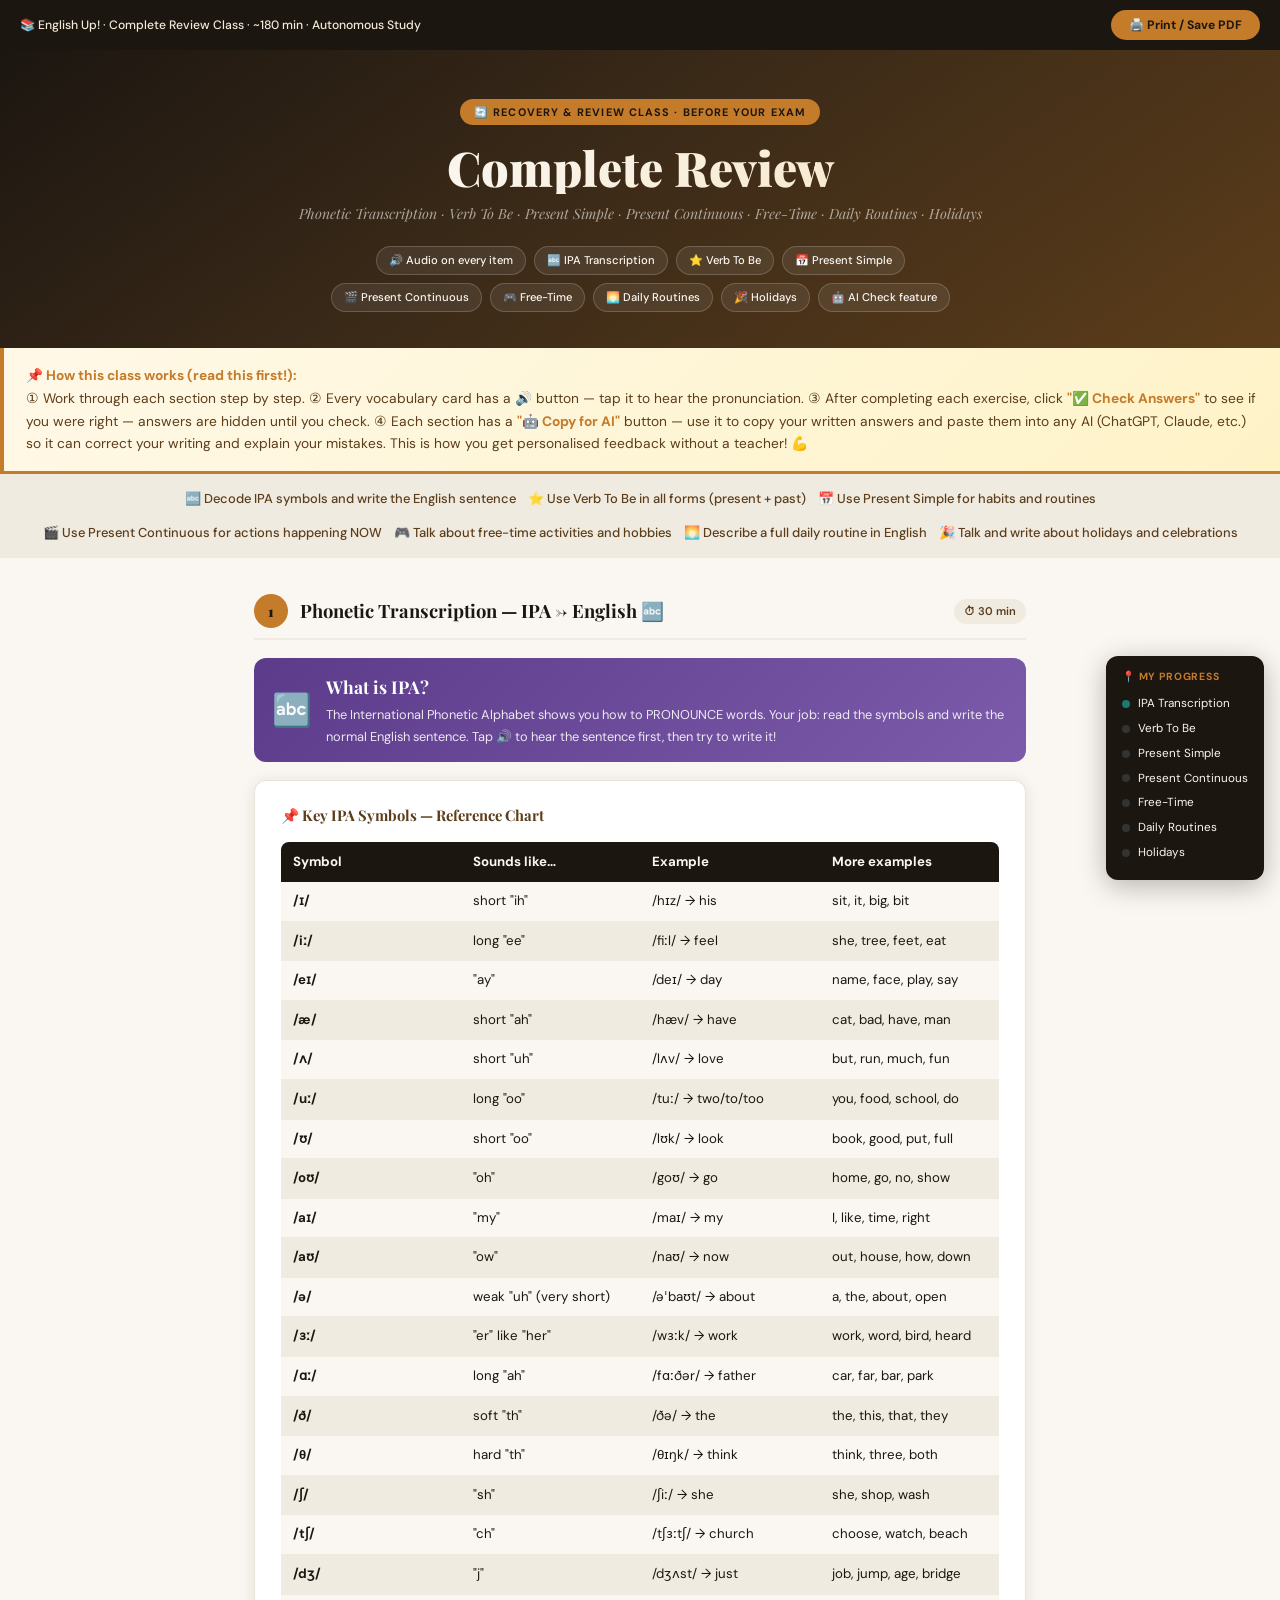
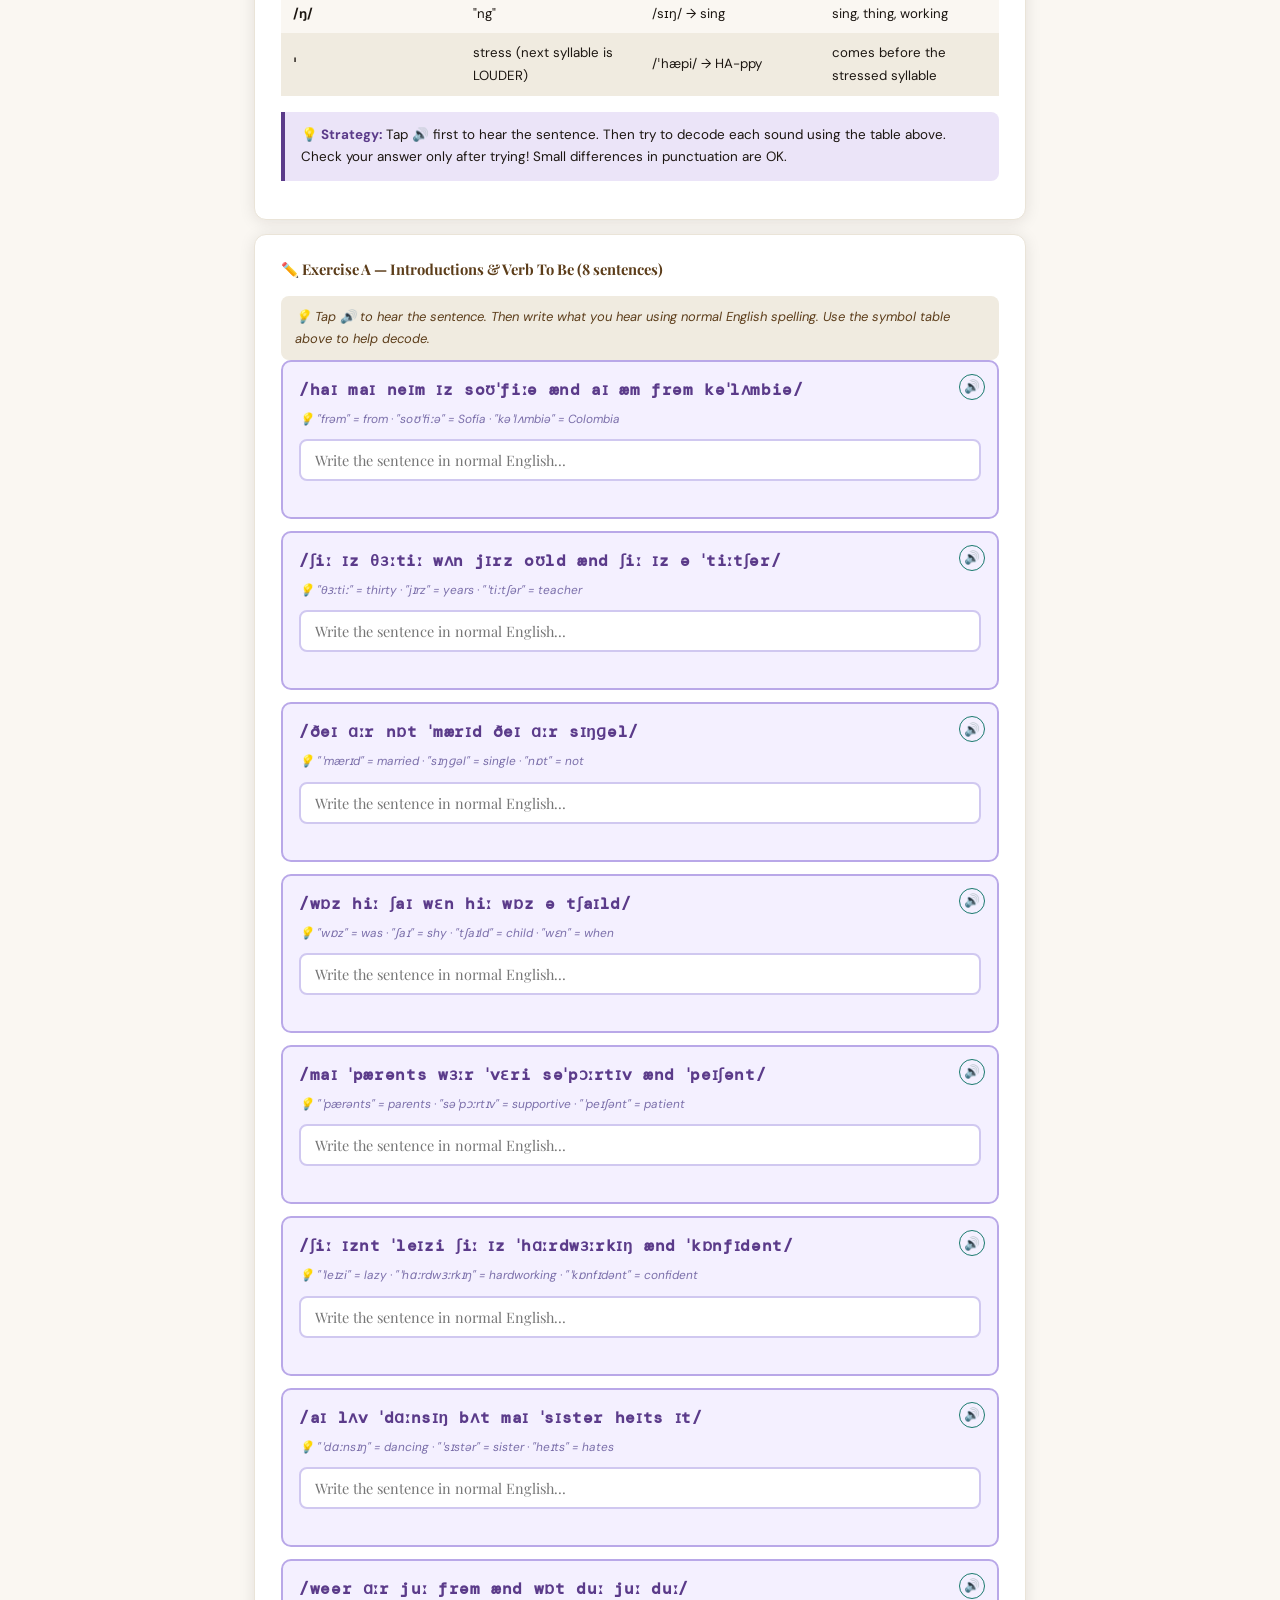
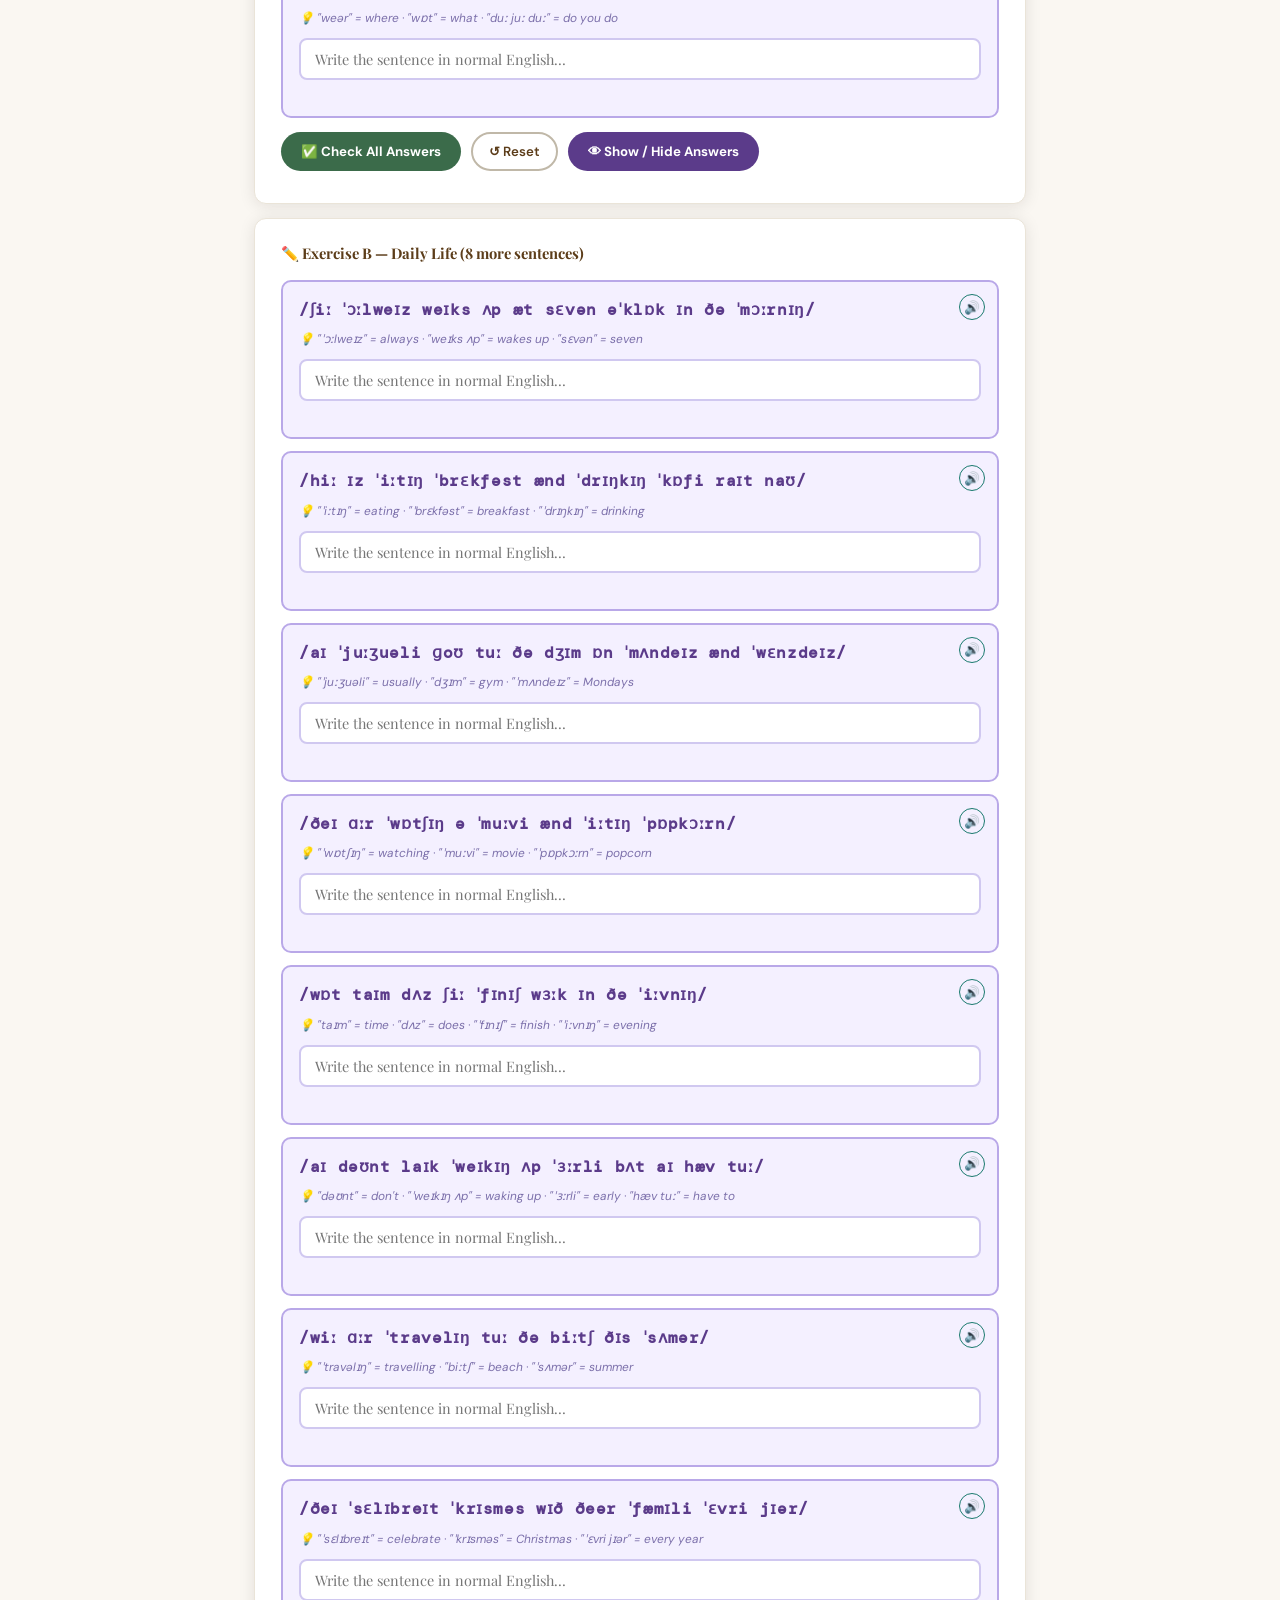
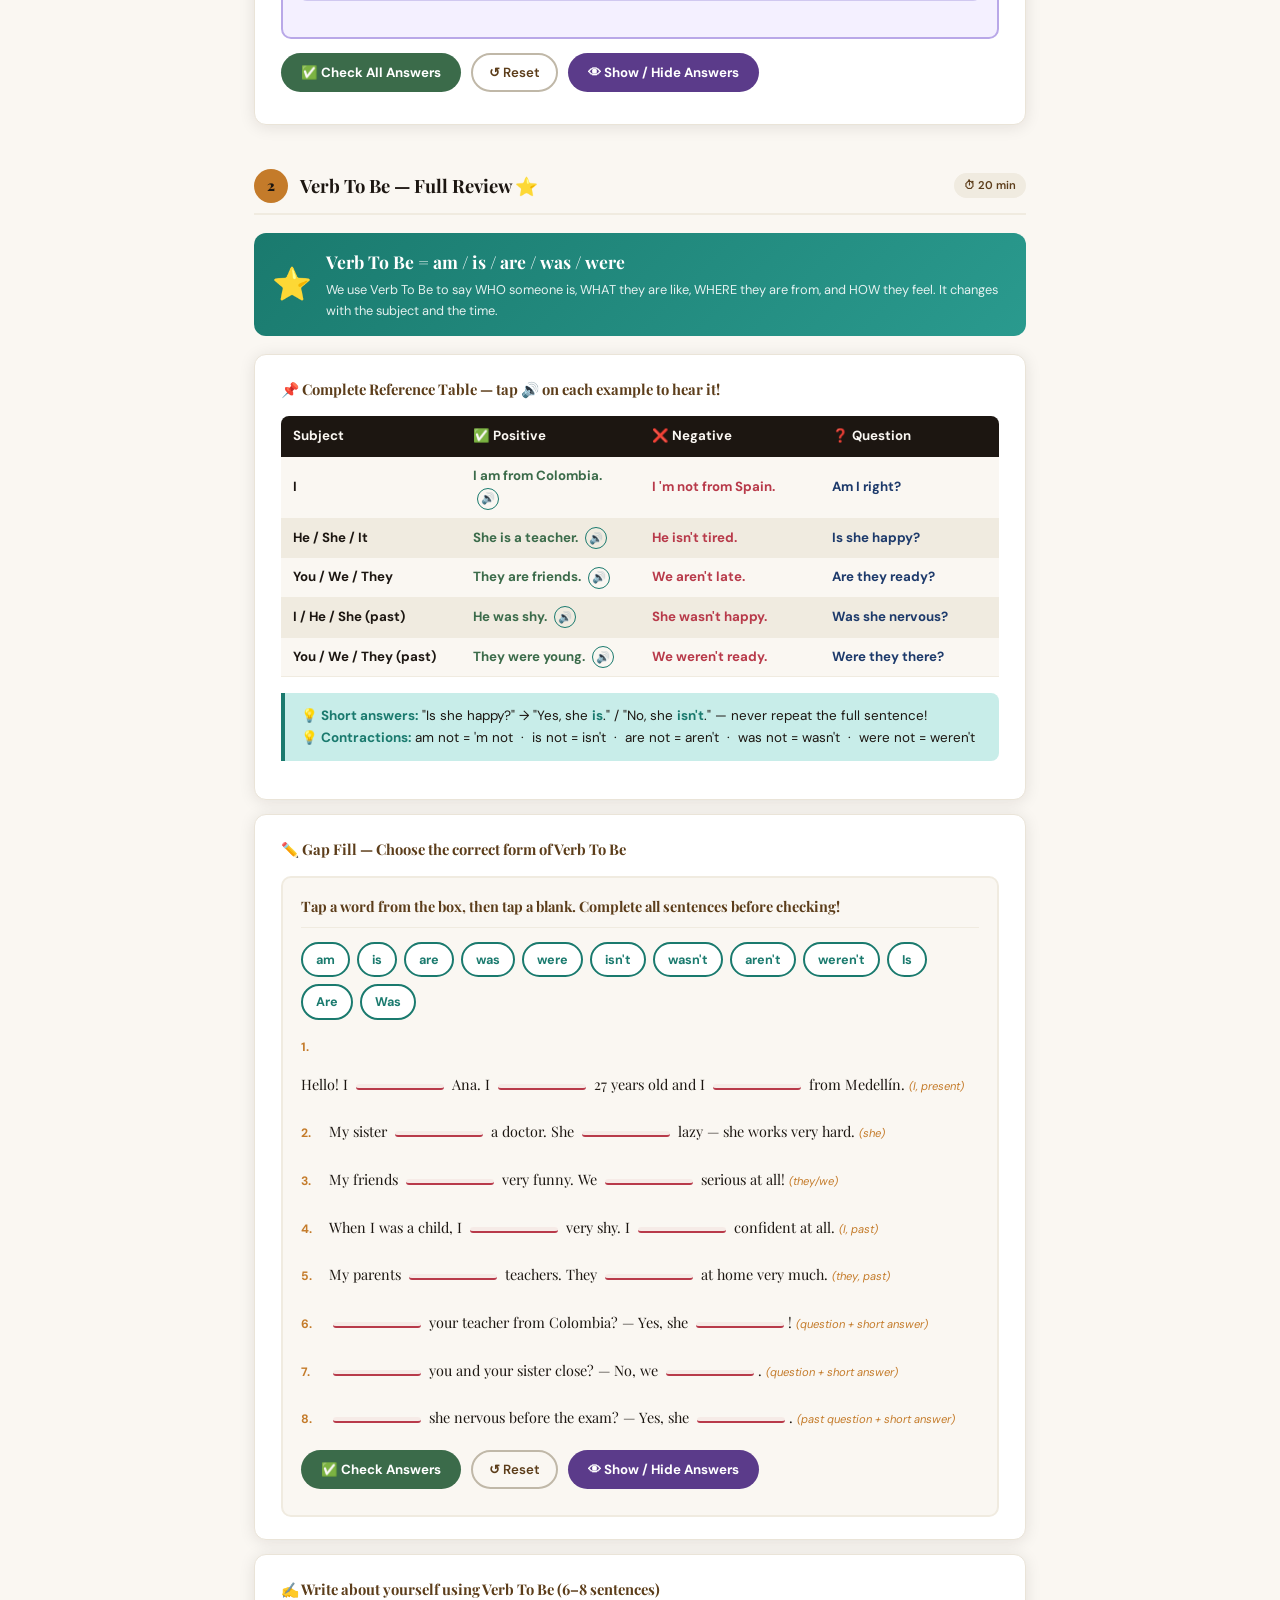
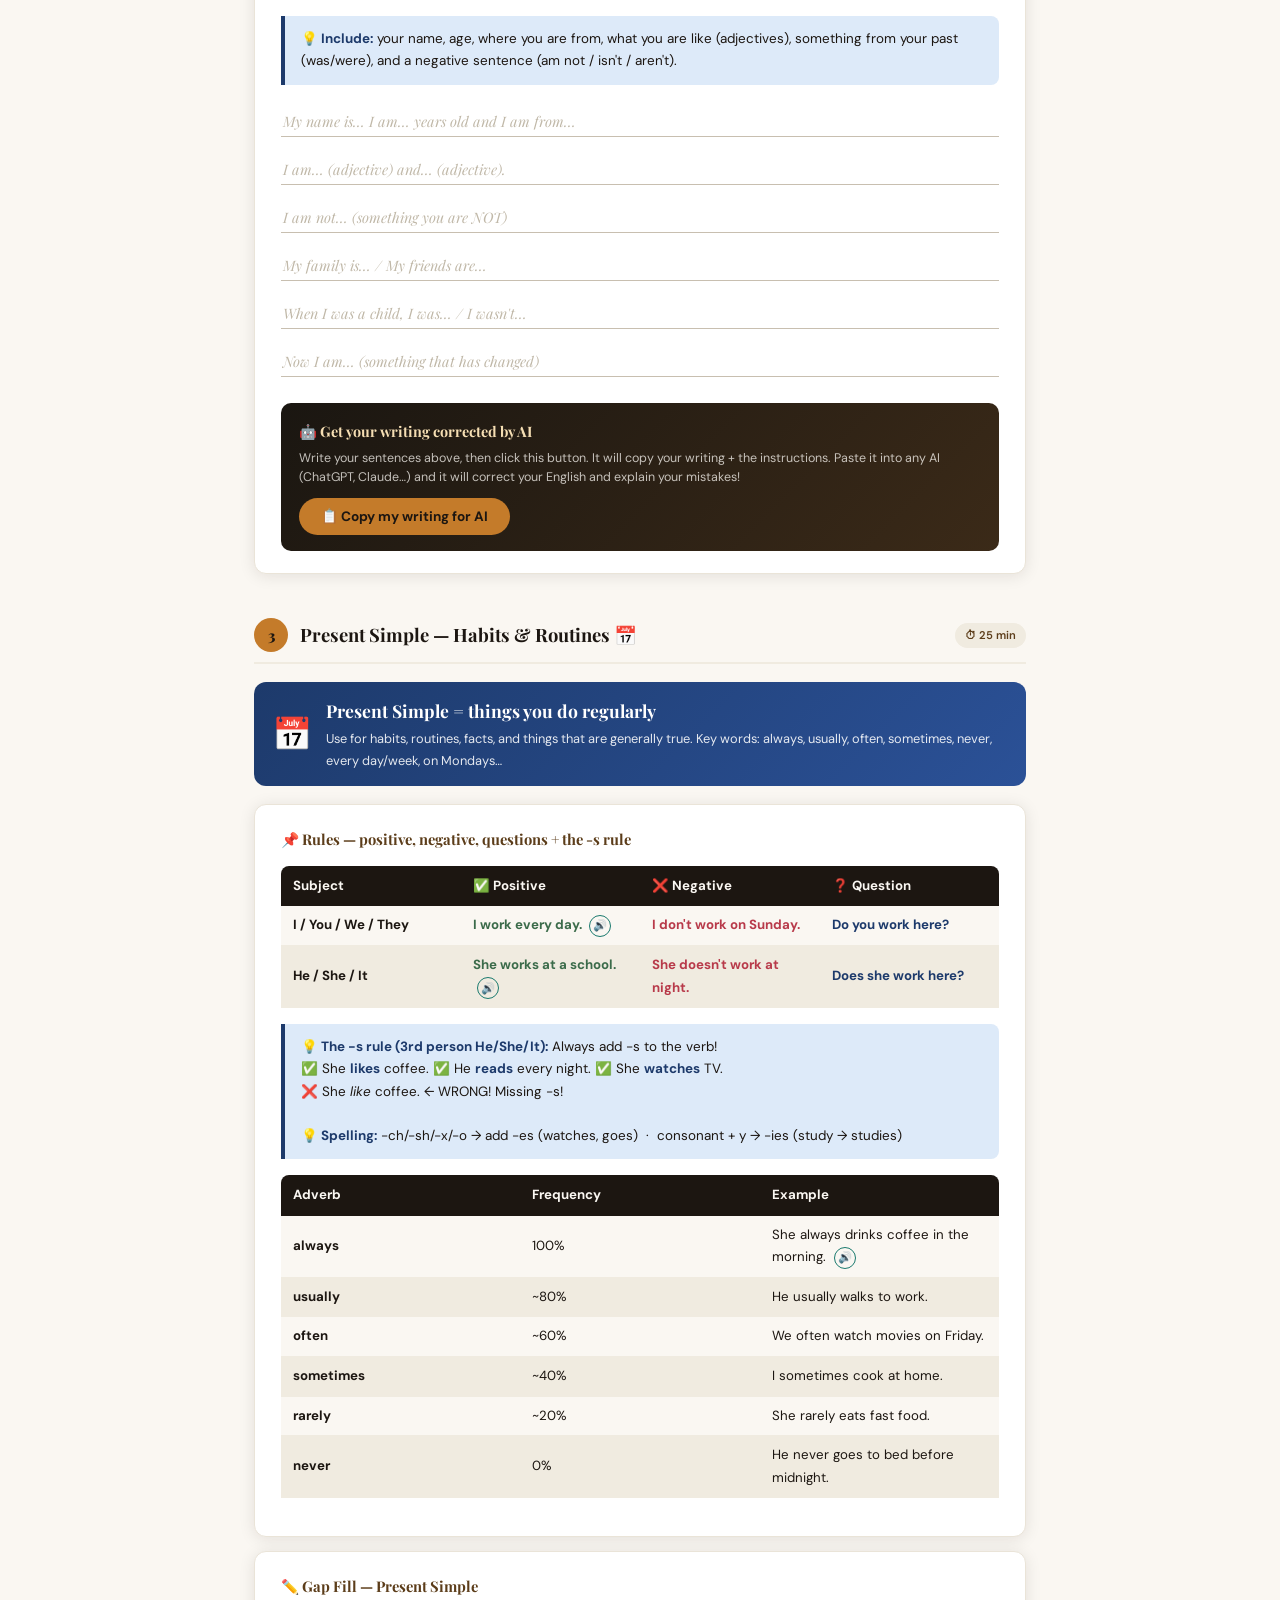
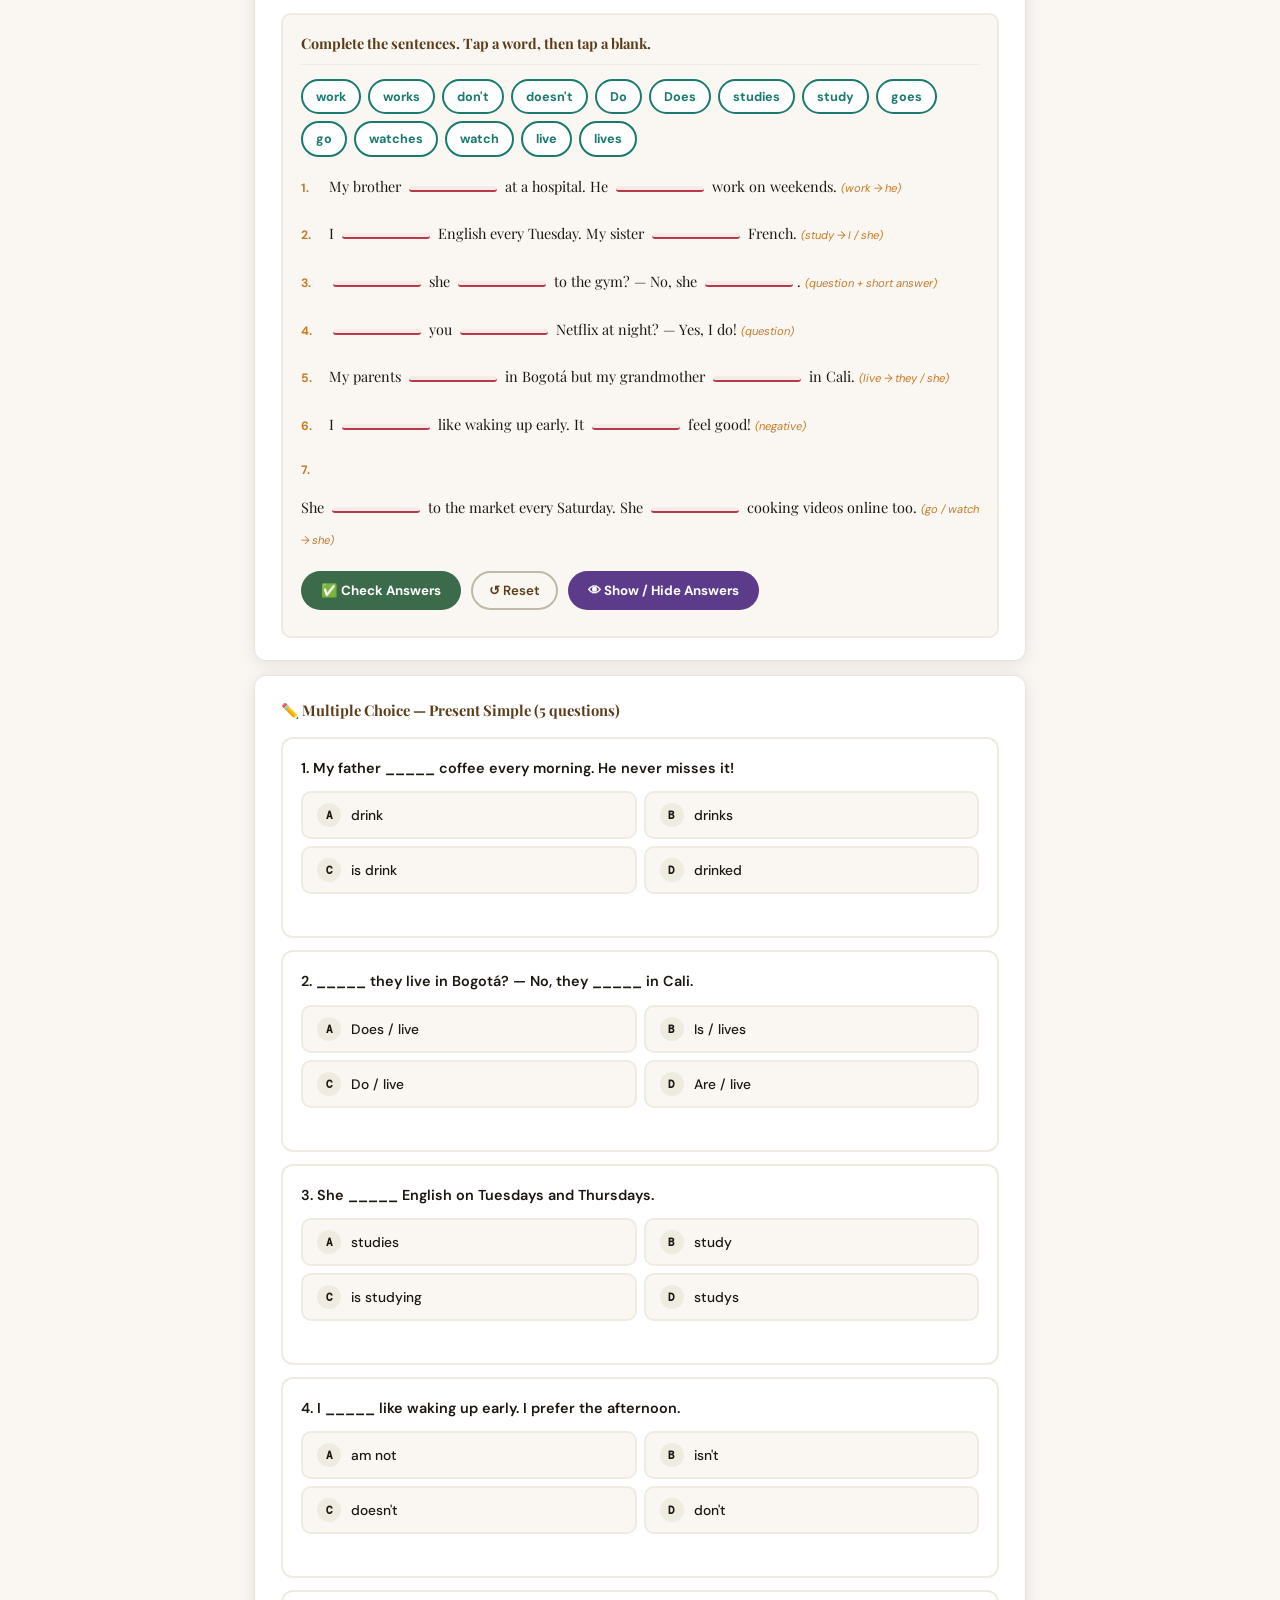
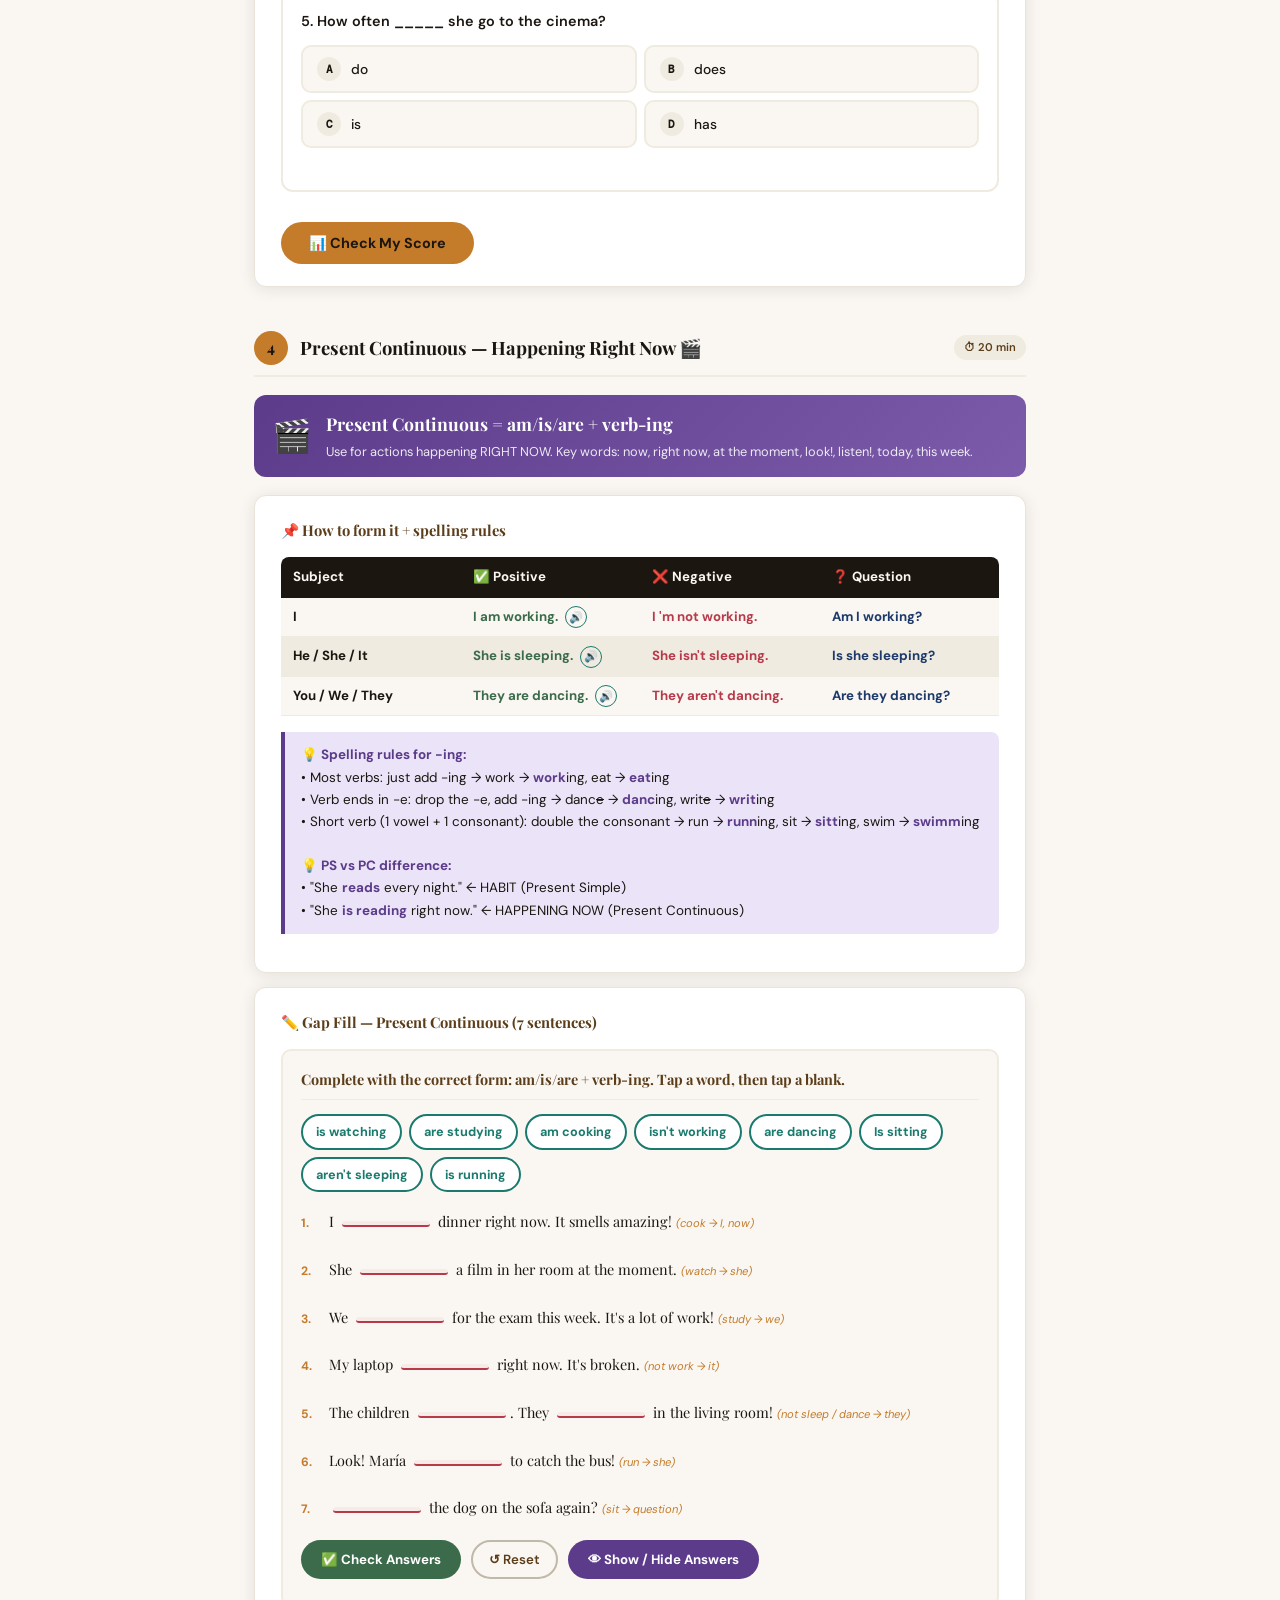
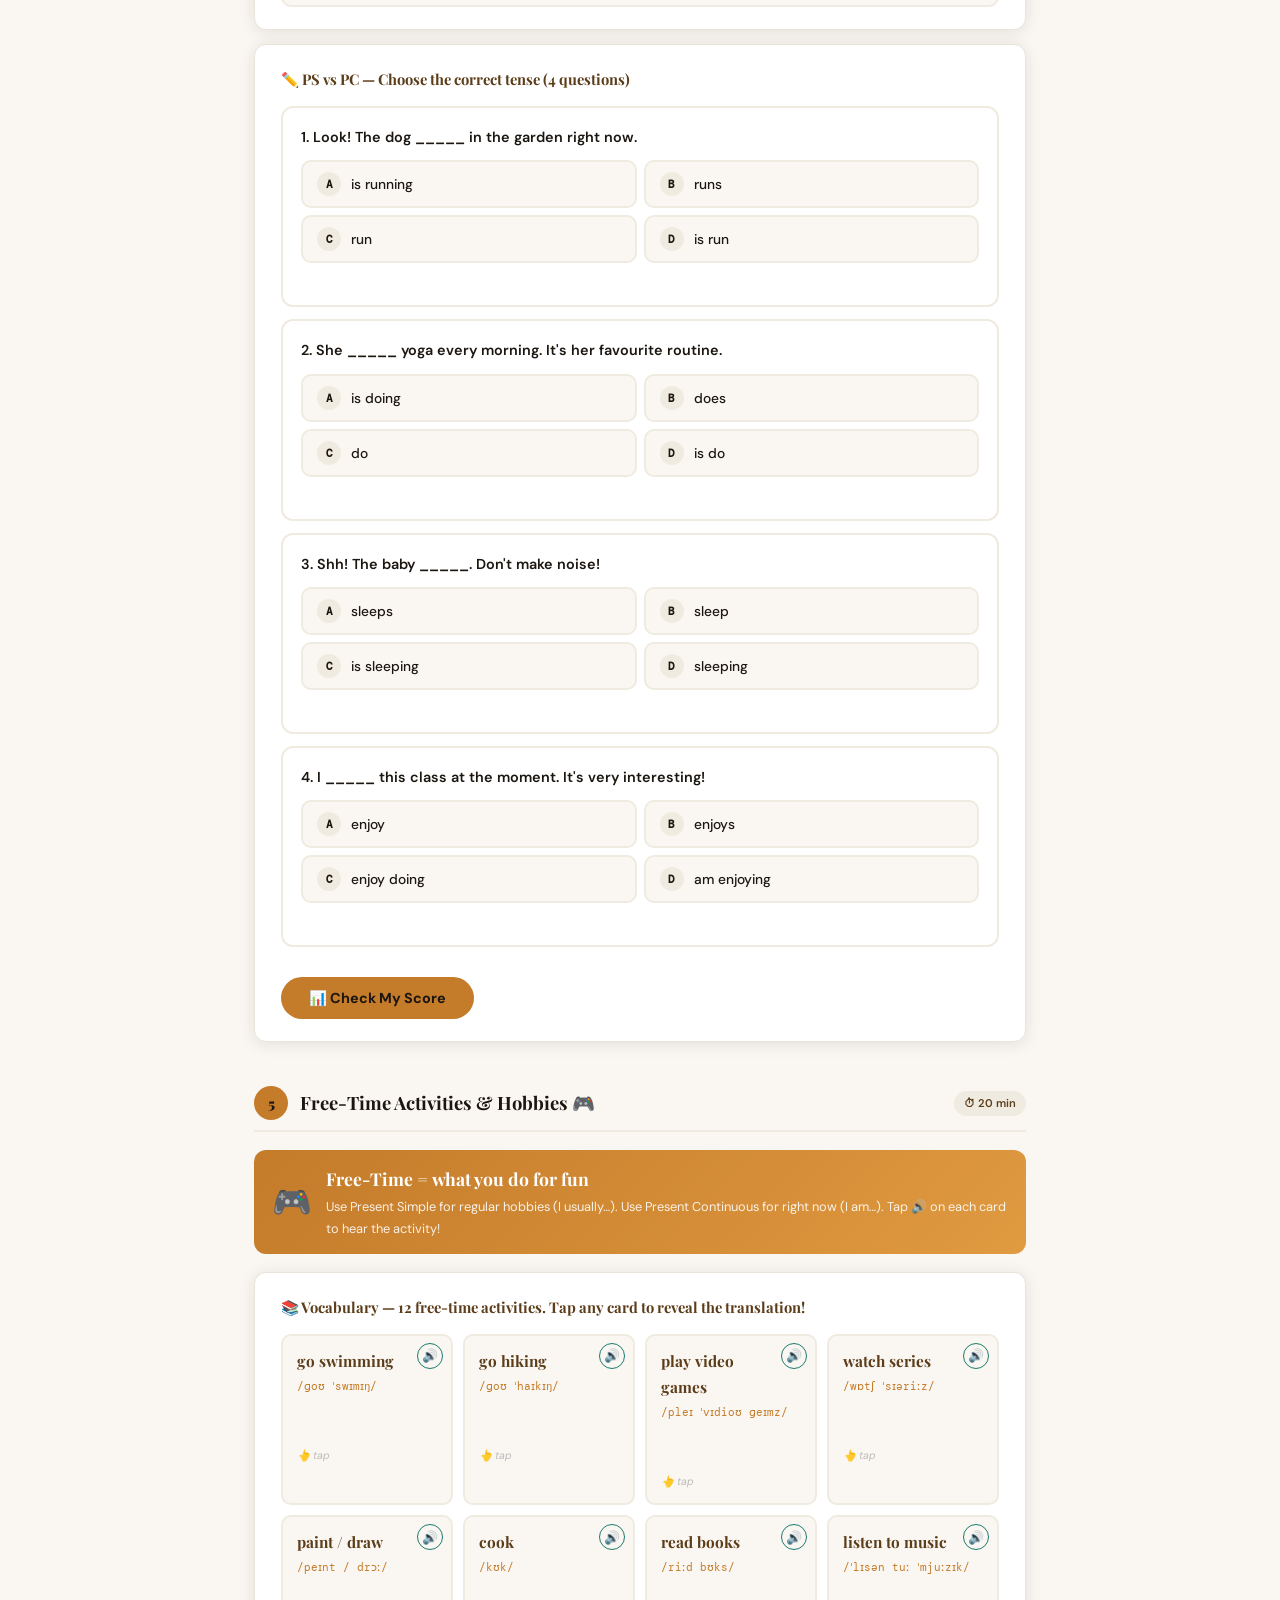
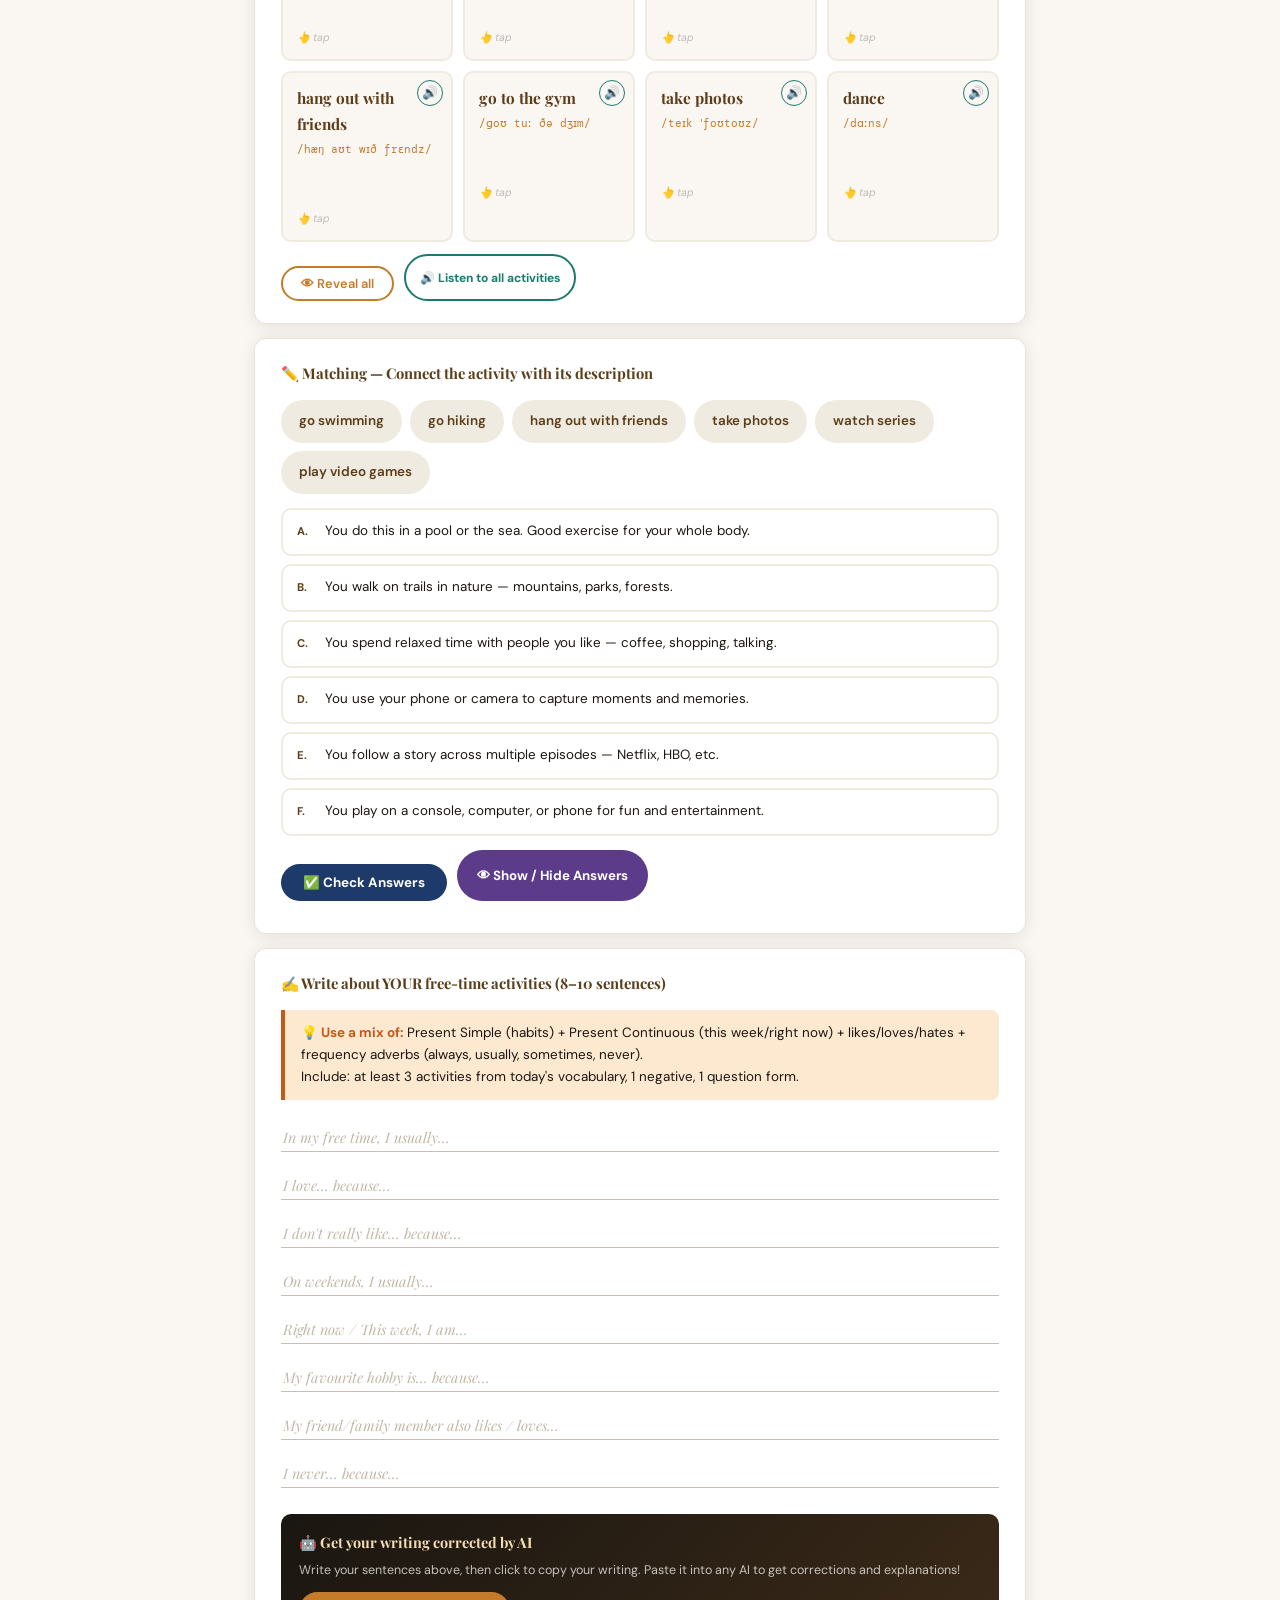
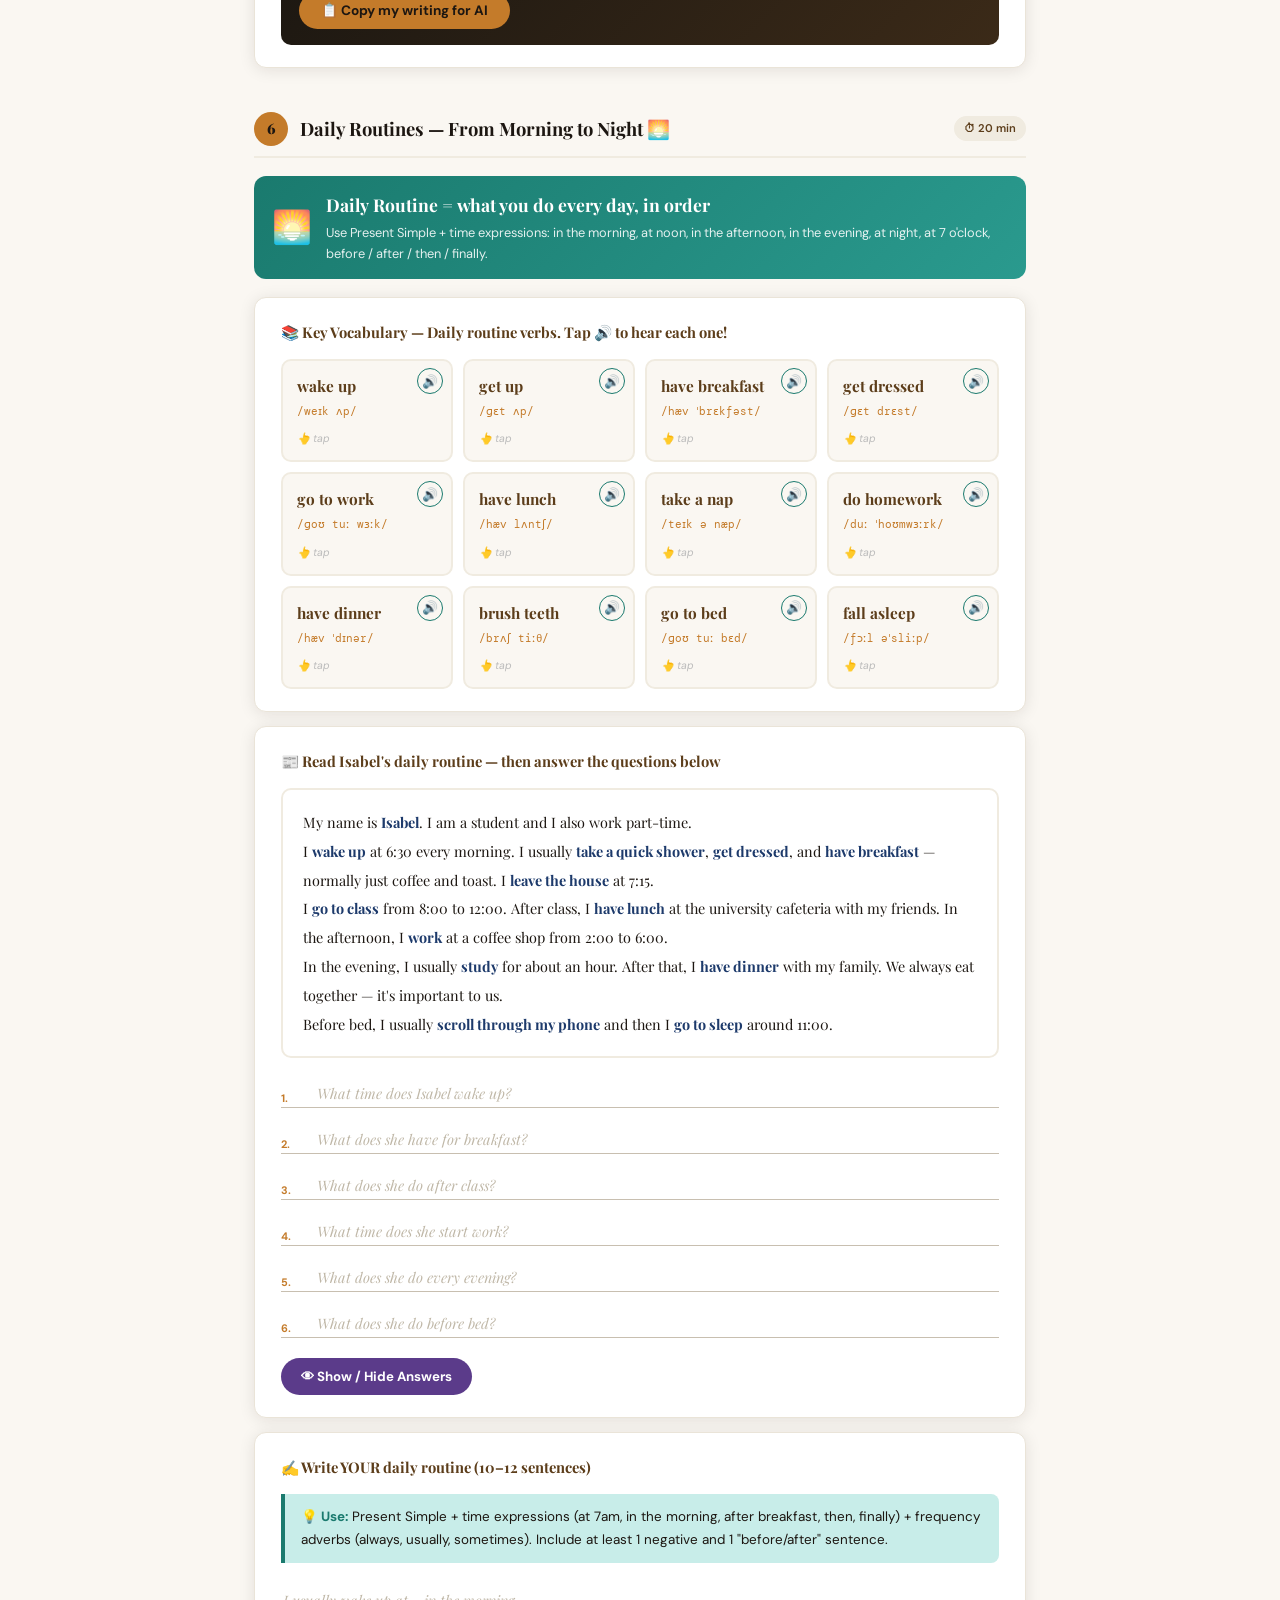
<file: lessons/mod1/session5-recovery-class-autonomous.html>
<!DOCTYPE html>
<html lang="en">
<head>
<meta charset="UTF-8"/>
<meta name="viewport" content="width=device-width, initial-scale=1.0"/>
<title>English Up! · Complete Review Class · ~180 min</title>
<link rel="preconnect" href="https://fonts.googleapis.com"/>
<link rel="preconnect" href="https://fonts.gstatic.com" crossorigin/>
<link href="https://fonts.googleapis.com/css2?family=Playfair+Display:ital,wght@0,700;0,900;1,400&family=DM+Sans:wght@300;400;500;600;700&family=DM+Mono:wght@400;500&display=swap" rel="stylesheet"/>
<style>
*,*::before,*::after{box-sizing:border-box;margin:0;padding:0}
:root{
  --cream:#FAF7F2;--parchment:#F0EBE0;--ink:#1C1611;--brown:#5C3D1A;
  --warm:#C47B2A;--warm-lt:#F5DEB3;
  --teal:#1A7A6E;--teal-lt:#C8EDE9;
  --rose:#B83A4A;--rose-lt:#FDE8EB;
  --blue:#1D3A6B;--blue-lt:#DDEAF9;
  --sage:#3B6B4A;--sage-lt:#D1EDDA;
  --purple:#5B3B8A;--purple-lt:#EBE4F8;
  --orange:#C45A1A;--orange-lt:#FDE8D0;
  --radius:12px;
  --shadow:0 2px 16px rgba(28,22,17,.10);
  --font-h:'Playfair Display',Georgia,serif;
  --font-b:'DM Sans',sans-serif;
  --font-m:'DM Mono',monospace;
}
html{scroll-behavior:smooth}
body{font-family:var(--font-b);background:var(--cream);color:var(--ink);line-height:1.7;font-size:15.5px;-webkit-font-smoothing:antialiased}

.print-bar{background:var(--ink);color:#f5ead8;display:flex;align-items:center;justify-content:space-between;padding:10px 20px;font-size:.76rem;font-weight:500;gap:10px;flex-wrap:wrap}
.btn-print{background:var(--warm);color:var(--ink);border:none;padding:7px 18px;border-radius:99px;font-weight:700;font-size:.76rem;cursor:pointer;font-family:var(--font-b)}
.btn-print:hover{background:var(--warm-lt)}

.hero{background:linear-gradient(145deg,#1C1611 0%,#3B2A18 45%,#5C3D1A 100%);color:var(--cream);padding:48px 20px 36px;text-align:center;position:relative;overflow:hidden}
.hero-badge{display:inline-block;background:var(--warm);color:var(--ink);font-size:.68rem;font-weight:700;letter-spacing:.1em;text-transform:uppercase;padding:4px 14px;border-radius:99px;margin-bottom:16px}
.hero h1{font-family:var(--font-h);font-size:clamp(1.9rem,7vw,3rem);font-weight:900;line-height:1.1;background:linear-gradient(135deg,#FAF7F2 30%,#F5DEB3 100%);-webkit-background-clip:text;-webkit-text-fill-color:transparent;background-clip:text;margin-bottom:8px}
.hero-sub{font-size:.88rem;opacity:.6;margin-bottom:20px;font-style:italic;font-family:var(--font-h)}
.hero-tags{display:flex;gap:8px;justify-content:center;flex-wrap:wrap;max-width:680px;margin:0 auto}
.tag{background:rgba(255,255,255,.08);border:1px solid rgba(255,255,255,.18);color:var(--cream);font-size:.7rem;font-weight:500;padding:4px 12px;border-radius:99px}

.notice-box{background:linear-gradient(135deg,#FFF8E7,#FEF3C7);border-left:4px solid var(--warm);padding:16px 22px;font-size:.86rem;line-height:1.65;color:var(--brown)}
.notice-box strong{color:var(--warm)}

.objectives-bar{background:var(--parchment);border-top:3px solid var(--warm);padding:14px 20px;display:flex;gap:12px;flex-direction:column}
@media(min-width:600px){.objectives-bar{flex-direction:row;flex-wrap:wrap;justify-content:center}}
.obj-item{display:flex;align-items:center;gap:8px;font-size:.81rem;font-weight:500;color:var(--brown)}

.page{max-width:820px;margin:0 auto;padding:28px 16px 80px}
@media(min-width:600px){.page{padding:36px 24px 80px}}

.section-header{display:flex;align-items:center;gap:12px;margin-bottom:18px;padding-bottom:10px;border-bottom:2px solid var(--parchment)}
.section-num{width:34px;height:34px;border-radius:50%;background:var(--warm);color:var(--ink);font-weight:900;font-size:.9rem;display:flex;align-items:center;justify-content:center;flex-shrink:0;font-family:var(--font-h)}
.section-title{font-family:var(--font-h);font-size:1.15rem;font-weight:700;line-height:1.3}
.section-time{margin-left:auto;font-size:.7rem;font-weight:600;color:var(--brown);background:var(--parchment);padding:3px 10px;border-radius:99px;white-space:nowrap;flex-shrink:0}
section{margin-bottom:44px}

.card{background:white;border:1px solid #EAE4D8;border-radius:var(--radius);padding:20px;box-shadow:var(--shadow);margin-bottom:14px}
@media(min-width:600px){.card{padding:22px 26px}}
.card-title{font-family:var(--font-h);font-size:.92rem;font-weight:700;margin-bottom:14px;color:var(--brown)}

.rule-box{background:var(--teal-lt);border-left:4px solid var(--teal);border-radius:0 8px 8px 0;padding:12px 16px;font-size:.84rem;margin-bottom:16px;line-height:1.65}
.rule-box strong{color:var(--teal)}
.rule-box.blue{background:var(--blue-lt);border-color:var(--blue)}
.rule-box.blue strong{color:var(--blue)}
.rule-box.purple{background:var(--purple-lt);border-color:var(--purple)}
.rule-box.purple strong{color:var(--purple)}
.rule-box.orange{background:var(--orange-lt);border-color:var(--orange)}
.rule-box.orange strong{color:var(--orange)}
.rule-box.rose{background:var(--rose-lt);border-color:var(--rose)}
.rule-box.rose strong{color:var(--rose)}
.tip-box{background:var(--parchment);border-radius:8px;padding:10px 14px;font-size:.81rem;color:var(--brown);font-style:italic;margin-top:10px}
.info-box{background:var(--blue-lt);border-left:4px solid var(--blue);border-radius:0 8px 8px 0;padding:11px 15px;font-size:.82rem;margin-top:12px;line-height:1.6}
.info-box strong{color:var(--blue)}

.gram-table{width:100%;border-collapse:collapse;font-size:.83rem;margin-bottom:16px;overflow-x:auto;display:block}
.gram-table thead,.gram-table tbody,.gram-table tr{display:table;width:100%;table-layout:fixed}
.gram-table th{background:var(--ink);color:var(--cream);padding:9px 12px;text-align:left}
.gram-table th:first-child{border-radius:8px 0 0 0}
.gram-table th:last-child{border-radius:0 8px 0 0}
.gram-table td{padding:8px 12px;border-bottom:1px solid var(--parchment)}
.gram-table tr:nth-child(odd) td{background:var(--cream)}
.gram-table tr:nth-child(even) td{background:var(--parchment)}
.col-pos{color:var(--sage);font-weight:700}
.col-neg{color:var(--rose);font-weight:700}
.col-q{color:var(--blue);font-weight:700}

/* WRITE LINES */
.write-line{border-bottom:1.5px solid #C8BFB0;min-height:36px;display:flex;align-items:flex-end;margin-bottom:6px;cursor:text}
.write-line::before{content:attr(data-num);font-family:var(--font-b);font-size:.68rem;color:var(--warm);font-weight:700;margin-right:8px;flex-shrink:0;padding-bottom:4px;line-height:1;min-width:26px}
.write-line [contenteditable]{flex:1;outline:none;font-family:var(--font-h);font-size:.9rem;color:var(--ink);padding:4px 2px;min-height:28px;line-height:1.4;background:transparent;caret-color:var(--teal)}
.write-line [contenteditable]:empty::before{content:attr(data-placeholder);color:#C0B8A8;font-style:italic;pointer-events:none}
.write-line:focus-within{border-bottom-color:var(--teal)}
.write-line.no-num::before{display:none}
.write-lines{display:flex;flex-direction:column;gap:4px;margin-top:10px}

/* TTS BUTTON */
.tts-btn{background:none;border:2px solid var(--teal);color:var(--teal);border-radius:99px;padding:5px 14px;cursor:pointer;font-family:var(--font-b);font-weight:700;font-size:.75rem;display:inline-flex;align-items:center;gap:5px;transition:all .2s;white-space:nowrap}
.tts-btn:hover{background:var(--teal);color:white}
.tts-btn.speaking{background:var(--teal);color:white;animation:pulse .8s ease-in-out infinite alternate}
.tts-btn-sm{background:none;border:1.5px solid var(--teal);color:var(--teal);border-radius:50%;width:26px;height:26px;cursor:pointer;display:inline-flex;align-items:center;justify-content:center;font-size:.8rem;flex-shrink:0;transition:all .2s;position:absolute;top:7px;right:8px}
.tts-btn-sm:hover{background:var(--teal);color:white}
.tts-btn-sm.speaking{background:var(--teal);color:white;animation:pulse .8s ease-in-out infinite alternate}
@keyframes pulse{from{opacity:1}to{opacity:.6}}

/* IPA BLOCKS */
.ipa-block{background:#F4F0FF;border:2px solid #B9A8E8;border-radius:10px;padding:14px 16px;margin-bottom:12px;position:relative}
.ipa-phonetic{font-family:var(--font-m);font-size:1rem;color:var(--purple);font-weight:700;margin-bottom:6px;letter-spacing:.04em;padding-right:40px}
.ipa-meaning{font-size:.74rem;color:#7B6FAA;margin-bottom:10px;font-style:italic}
.ipa-input-wrap{display:flex;align-items:center;gap:10px;flex-wrap:wrap}
.ipa-input{flex:1;min-width:200px;border:2px solid #D0C8F0;border-radius:8px;padding:9px 14px;font-family:var(--font-h);font-size:.9rem;outline:none;background:white;transition:border-color .2s}
.ipa-input:focus{border-color:var(--purple)}
.ipa-input.correct{border-color:var(--sage);background:var(--sage-lt);color:var(--sage)}
.ipa-input.wrong{border-color:var(--rose);background:var(--rose-lt)}
.ipa-check-btn{background:var(--purple);color:white;border:none;padding:9px 16px;border-radius:8px;cursor:pointer;font-family:var(--font-b);font-weight:700;font-size:.8rem;white-space:nowrap;flex-shrink:0}
.ipa-check-btn:hover{background:#4A2E78}
.ipa-feedback{font-size:.78rem;font-weight:700;margin-top:6px;min-height:16px}
.ipa-tts{position:absolute;top:12px;right:12px}

/* ANSWERS PANEL */
.answers-panel{display:none;background:var(--sage-lt);border:2px solid var(--sage);border-radius:10px;padding:14px 16px;margin-top:14px}
.answers-panel.show{display:block}
.answers-panel h4{font-family:var(--font-h);font-size:.9rem;font-weight:700;color:var(--sage);margin-bottom:10px}
.answer-item{font-size:.83rem;padding:4px 0;border-bottom:1px solid rgba(61,107,74,.15)}
.answer-item:last-child{border-bottom:none}
.answer-num{font-weight:700;color:var(--sage);font-family:var(--font-m)}

.action-btns{display:flex;gap:10px;flex-wrap:wrap;margin-top:14px}
.btn-check{background:var(--sage);color:white;border:none;padding:10px 20px;border-radius:99px;cursor:pointer;font-family:var(--font-b);font-weight:700;font-size:.83rem;transition:background .2s}
.btn-check:hover{background:var(--teal)}
.btn-reset{background:none;border:2px solid #C0B8A8;color:var(--brown);padding:9px 16px;border-radius:99px;cursor:pointer;font-family:var(--font-b);font-weight:600;font-size:.83rem}
.btn-reset:hover{border-color:var(--brown)}
.btn-show-answers{background:var(--purple);color:white;border:none;padding:10px 20px;border-radius:99px;cursor:pointer;font-family:var(--font-b);font-weight:700;font-size:.83rem}
.btn-show-answers:hover{background:#4A2E78}

/* AI COPY BUTTON */
.ai-copy-section{background:linear-gradient(135deg,#1A1611,#3B2A18);border-radius:10px;padding:16px 18px;margin-top:18px;color:var(--cream)}
.ai-copy-title{font-family:var(--font-h);font-size:.9rem;font-weight:700;color:var(--warm-lt);margin-bottom:6px}
.ai-copy-desc{font-size:.78rem;opacity:.75;margin-bottom:12px;line-height:1.5}
.btn-copy-ai{background:var(--warm);color:var(--ink);border:none;padding:10px 22px;border-radius:99px;cursor:pointer;font-family:var(--font-b);font-weight:700;font-size:.85rem;transition:background .2s}
.btn-copy-ai:hover{background:var(--warm-lt)}
.copy-confirm{font-size:.8rem;color:#86efac;margin-top:8px;display:none;font-weight:700}
.copy-confirm.show{display:block}

/* GAP FILL */
.gp-practice{background:var(--cream);border:2px solid var(--parchment);border-radius:10px;padding:16px 18px}
.gp-title{font-family:var(--font-h);font-weight:700;font-size:.9rem;color:var(--brown);margin-bottom:14px;border-bottom:1px solid var(--parchment);padding-bottom:8px}
.gp-item{display:flex;align-items:baseline;gap:8px;margin-bottom:16px;font-family:var(--font-h);font-size:.9rem;line-height:2.2;flex-wrap:wrap}
.gp-num{min-width:20px;font-weight:700;color:var(--warm);font-family:var(--font-b);font-size:.76rem}
.gp-blank{display:inline-block;min-width:88px;border-bottom:2px solid var(--rose);margin:0 4px;background:rgba(184,58,74,.06);border-radius:3px;padding:2px 8px;cursor:pointer;font-weight:700;color:transparent;text-align:center;transition:all .2s;font-family:var(--font-h);user-select:none}
.gp-blank:hover{border-color:var(--warm);background:var(--warm-lt)}
.gp-blank.gp-filled{color:var(--rose);background:rgba(184,58,74,.1)}
.gp-blank.gp-correct{color:var(--sage);background:var(--sage-lt);border-color:var(--sage);cursor:default}
.gp-blank.gp-wrong{color:var(--rose);background:var(--rose-lt);border-color:var(--rose);animation:shake .4s}
.gp-hint{font-family:var(--font-b);font-size:.7rem;color:var(--warm);font-style:italic}
.gp-wordbank{display:flex;flex-wrap:wrap;gap:7px;margin-bottom:14px}
.gp-chip{background:white;border:2px solid var(--teal);color:var(--teal);border-radius:99px;padding:5px 13px;cursor:pointer;font-weight:700;font-size:.79rem;font-family:var(--font-b);transition:all .2s;user-select:none}
.gp-chip:hover{background:var(--teal);color:white}
.gp-chip.sel{background:var(--teal);color:white}
.gp-score{margin-top:10px;font-weight:700;font-size:.84rem}

/* MC QUIZ */
.mc-card{background:white;border:2px solid var(--parchment);border-radius:12px;padding:18px;margin-bottom:12px}
.mc-q{font-weight:600;font-size:.9rem;margin-bottom:12px;line-height:1.55}
.mc-q em{color:var(--blue);font-style:italic}
.mc-opts{display:grid;gap:7px}
.mc-opts.col2{grid-template-columns:1fr 1fr}
@media(max-width:440px){.mc-opts.col2{grid-template-columns:1fr}}
.mc-opt{padding:10px 14px;border-radius:10px;border:2px solid var(--parchment);background:var(--cream);cursor:pointer;font-family:var(--font-b);font-size:.86rem;font-weight:500;text-align:left;transition:all .15s;color:var(--ink);display:flex;align-items:center;gap:10px;user-select:none}
.mc-opt:hover{border-color:var(--warm);background:var(--warm-lt)}
.mc-opt.sel{background:var(--blue-lt);border-color:var(--blue);color:var(--blue);font-weight:700}
.mc-opt.correct{background:var(--sage-lt)!important;border-color:var(--sage)!important;color:var(--sage)!important;font-weight:700}
.mc-opt.wrong{background:var(--rose-lt)!important;border-color:var(--rose)!important;color:var(--rose)!important}
.mc-feedback{font-size:.77rem;margin-top:8px;font-weight:600;min-height:16px}
.mc-letter{width:24px;height:24px;border-radius:50%;background:var(--parchment);display:flex;align-items:center;justify-content:center;font-size:.7rem;font-weight:800;flex-shrink:0;font-family:var(--font-m)}
.mc-submit{background:var(--warm);color:var(--ink);border:none;padding:12px 28px;border-radius:99px;cursor:pointer;font-family:var(--font-b);font-weight:700;font-size:.9rem;margin-top:18px;transition:all .2s}
.mc-submit:hover{background:var(--warm-lt)}
.mc-result{margin-top:14px;padding:16px;border-radius:12px;text-align:center;font-family:var(--font-h);font-size:1.1rem;font-weight:700;display:none}
.mc-result.show{display:block}

/* MATCHING */
.match-words-row{display:flex;flex-wrap:wrap;gap:8px;margin-bottom:14px}
.match-chip{background:var(--parchment);border:2px solid transparent;border-radius:99px;padding:8px 16px;cursor:pointer;font-size:.84rem;font-weight:600;color:var(--brown);font-family:var(--font-b);transition:all .2s;user-select:none}
.match-chip:hover{border-color:var(--warm);background:var(--warm-lt)}
.match-chip.chip-selected{background:var(--rose);color:white;border-color:var(--rose)}
.match-chip.chip-used{opacity:.3;pointer-events:none;text-decoration:line-through}
.match-defs{display:flex;flex-direction:column;gap:8px}
.match-def-row{display:flex;align-items:center;gap:10px;background:white;border:2px solid var(--parchment);border-radius:10px;padding:10px 14px;cursor:pointer;transition:all .2s;min-height:48px}
.match-def-row:hover{border-color:var(--warm)}
.match-def-row.correct{border-color:var(--sage);background:var(--sage-lt);cursor:default}
.match-def-row.wrong{border-color:var(--rose);background:var(--rose-lt)}
.match-def-letter{font-size:.7rem;font-weight:700;color:var(--brown);min-width:18px;flex-shrink:0}
.match-def-text{font-size:.84rem;color:var(--ink);flex:1}
.match-def-placed{font-size:.79rem;font-weight:700;color:var(--blue);background:var(--blue-lt);padding:3px 10px;border-radius:99px;white-space:nowrap;flex-shrink:0;display:none}
.match-def-row.correct .match-def-placed{color:var(--sage);background:var(--sage-lt);display:inline-block}
.match-def-row.wrong .match-def-placed{color:var(--rose);background:var(--rose-lt);display:inline-block}
.match-check-btn{margin-top:14px;background:var(--blue);color:white;border:none;padding:10px 22px;border-radius:99px;cursor:pointer;font-family:var(--font-b);font-weight:700;font-size:.84rem}
.match-check-btn:hover{background:var(--brown)}
.match-feedback{margin-top:10px;font-size:.84rem;font-weight:700}

/* UNSCRAMBLE */
.us-item{background:var(--cream);border:2px solid var(--parchment);border-radius:10px;padding:14px 16px;margin-bottom:12px}
.us-num{font-size:.68rem;font-weight:700;color:var(--warm);font-family:var(--font-b);margin-bottom:8px;letter-spacing:.05em;text-transform:uppercase}
.us-chips-row{display:flex;flex-wrap:wrap;gap:7px;margin-bottom:10px;min-height:38px}
.us-chip{background:white;border:2px solid var(--teal);color:var(--teal);border-radius:8px;padding:6px 12px;cursor:pointer;font-family:var(--font-h);font-weight:700;font-size:.86rem;transition:all .18s;user-select:none}
.us-chip:hover{background:var(--teal);color:white}
.us-chip.us-selected{background:var(--rose);border-color:var(--rose);color:white;transform:scale(1.06)}
.us-chip.us-placed{opacity:.28;pointer-events:none;text-decoration:line-through}
.us-answer-row{display:flex;flex-wrap:wrap;gap:6px;min-height:36px;background:var(--parchment);border-radius:8px;padding:6px 10px;align-items:center}
.us-slot{display:inline-block;min-width:60px;border-bottom:2px solid var(--brown);padding:2px 8px;font-family:var(--font-h);font-weight:700;font-size:.86rem;color:var(--brown);cursor:pointer;background:white;border-radius:4px;transition:all .18s;text-align:center}
.us-slot:empty::before{content:'___';color:#C0B8A8}
.us-slot:hover{border-color:var(--rose);background:var(--rose-lt)}
.us-slot.us-correct{background:var(--sage-lt);border-color:var(--sage);color:var(--sage);cursor:default}
.us-slot.us-wrong{background:var(--rose-lt);border-color:var(--rose);color:var(--rose);animation:shake .4s}
.us-feedback{font-size:.77rem;font-weight:700;margin-top:8px;min-height:16px}

/* VOCAB CARDS */
.vocab-grid{display:grid;grid-template-columns:repeat(2,1fr);gap:10px}
@media(min-width:480px){.vocab-grid{grid-template-columns:repeat(3,1fr)}}
@media(min-width:700px){.vocab-grid{grid-template-columns:repeat(4,1fr)}}
.vocab-card{background:var(--cream);border:2px solid var(--parchment);border-radius:10px;padding:12px 14px;cursor:pointer;transition:all .2s;min-height:88px;user-select:none;position:relative}
.vocab-card:hover{border-color:var(--warm);transform:translateY(-2px)}
.vocab-card.revealed{border-color:var(--warm);background:var(--warm-lt)}
.vocab-card.revealed .vocab-trans{opacity:1;max-height:60px}
.vocab-card.revealed .vocab-ex{opacity:.8}
.vocab-card.revealed .vocab-hint{display:none}
.vocab-word{font-family:var(--font-h);font-size:.96rem;font-weight:700;color:var(--brown);padding-right:30px}
.vocab-pron{font-family:var(--font-m);font-size:.67rem;color:var(--warm);margin:3px 0}
.vocab-trans{font-size:.77rem;color:var(--blue);font-weight:600;opacity:0;max-height:0;overflow:hidden;transition:all .3s;margin-top:4px}
.vocab-ex{font-size:.72rem;color:var(--brown);font-style:italic;opacity:0;transition:opacity .3s;margin-top:3px}
.vocab-hint{font-size:.66rem;color:#bbb;margin-top:6px;font-style:italic}
.reveal-all-btn{display:inline-block;margin-top:12px;background:none;border:2px solid var(--warm);color:var(--warm);padding:7px 18px;border-radius:99px;cursor:pointer;font-family:var(--font-b);font-weight:600;font-size:.8rem;transition:all .2s}
.reveal-all-btn:hover{background:var(--warm);color:var(--ink)}

/* TOPIC BANNER */
.topic-banner{border-radius:12px;padding:14px 18px;margin-bottom:18px;display:flex;align-items:center;gap:14px;font-size:.86rem}
.topic-banner.vtb{background:linear-gradient(135deg,#1A7A6E,#2A9A8E);color:white}
.topic-banner.ps{background:linear-gradient(135deg,#1D3A6B,#2B5197);color:white}
.topic-banner.pc{background:linear-gradient(135deg,#5B3B8A,#7B5BAA);color:white}
.topic-banner.ft{background:linear-gradient(135deg,#C47B2A,#E09A40);color:white}
.topic-banner.dr{background:linear-gradient(135deg,#1A7A6E,#2A9A8E);color:white}
.topic-banner.hol{background:linear-gradient(135deg,#B83A4A,#D05060);color:white}
.topic-banner.ipa{background:linear-gradient(135deg,#5B3B8A,#7B5BAA);color:white}
.topic-banner-icon{font-size:2rem;flex-shrink:0}
.topic-banner-title{font-family:var(--font-h);font-size:1.1rem;font-weight:700;margin-bottom:2px}
.topic-banner-desc{font-size:.8rem;opacity:.88}

/* PROGRESS TRACKER */
.progress-tracker{position:fixed;bottom:20px;right:16px;z-index:90;background:var(--ink);color:var(--cream);border-radius:12px;padding:12px 16px;box-shadow:0 6px 28px rgba(0,0,0,.28);font-size:.73rem;min-width:148px;display:none}
@media(min-width:640px){.progress-tracker{display:block}}
.pt-title{font-weight:700;font-size:.65rem;text-transform:uppercase;letter-spacing:.08em;color:var(--warm);margin-bottom:8px}
.pt-item{display:flex;align-items:center;gap:8px;margin-bottom:5px}
.pt-dot{width:8px;height:8px;border-radius:50%;background:#333;flex-shrink:0;transition:background .4s}
.pt-dot.done{background:var(--teal)}

/* SEND ALL BAR */
.send-all-bar{background:linear-gradient(135deg,#1C1611,#3B2A18);color:var(--cream);border-radius:var(--radius);padding:20px 24px;display:flex;align-items:center;gap:16px;flex-wrap:wrap;margin-top:32px;box-shadow:0 4px 24px rgba(28,22,17,.25)}
.sab-left{flex:1;min-width:200px}
.sab-title{font-family:var(--font-h);font-weight:700;font-size:.96rem;margin-bottom:4px;color:var(--warm-lt)}
.sab-desc{font-size:.78rem;opacity:.7;line-height:1.5}
.btn-send-all{background:var(--warm);color:var(--ink);border:none;padding:12px 26px;border-radius:99px;cursor:pointer;font-family:var(--font-b);font-weight:700;font-size:.88rem;white-space:nowrap;flex-shrink:0}
.btn-send-all:hover{background:var(--warm-lt)}
.sab-sent{font-size:.84rem;font-weight:700;color:#86efac;display:none;flex-shrink:0}
.sab-sent.show{display:block}

/* READING */
.reading-passage{background:white;border-radius:10px;padding:18px 20px;border:2px solid var(--parchment);margin-bottom:14px;font-family:var(--font-h);line-height:2;font-size:.9rem}
.reading-passage strong{color:var(--blue)}

@keyframes shake{0%,100%{transform:translateX(0)}25%{transform:translateX(-5px)}75%{transform:translateX(5px)}}

/* PRINT */
@media print{
  .print-bar .btn-print,.progress-tracker,.send-all-bar,.tts-btn,.tts-btn-sm,
  .ai-copy-section,.btn-check,.btn-reset,.btn-show-answers,.answers-panel,
  .gp-wordbank,.btn-check,.mc-submit,.mc-result,
  .match-check-btn,.reveal-all-btn{display:none!important}
  *{-webkit-print-color-adjust:exact!important;print-color-adjust:exact!important}
  body{background:white!important;font-size:10.5pt}
  .hero{background:#1C1611!important;padding:12pt 0}
  .hero h1{-webkit-text-fill-color:#FAF7F2!important;font-size:20pt}
  .hero-sub,.hero-tags,.hero-badge{display:none}
  .page{padding:6pt 0;max-width:100%}
  .card{box-shadow:none!important;border:1pt solid #CCC!important}
  .gp-blank{color:white!important;background:transparent!important;border:none!important;border-bottom:1.5pt solid #555!important;min-width:55pt!important}
  .write-line{border-bottom:1.5pt solid #888!important;min-height:26pt!important;display:block}
  .write-line [contenteditable]{color:transparent!important;min-height:18pt}
  .ipa-input{border:1pt solid #999!important;min-height:20pt}
  @page{margin:1.6cm 2cm;size:A4}
}
</style>
</head>
<body>

<script>
window.addEventListener('message',function(e){if(e.origin!==window.location.origin)return;if(e.data?.type!=='ENGLISHUP_GET_TEXT')return;const t=(document.body?.innerText||'').replace(/\n{3,}/g,'\n\n').trim().slice(0,4000);e.source.postMessage({type:'ENGLISHUP_LESSON_TEXT',text:t},e.origin)});
window.EnglishUp={submit(r,o={}){window.parent?.postMessage({type:'ENGLISHUP_LESSON_RESPONSE',responses:r},'*')}};
function _euToast(msg){let el=document.getElementById('_eu_toast');if(!el){el=document.createElement('div');el.id='_eu_toast';el.style.cssText='position:fixed;bottom:80px;left:50%;transform:translateX(-50%);background:#22c55e;color:#fff;padding:10px 22px;border-radius:12px;font-family:system-ui,sans-serif;font-size:14px;font-weight:600;box-shadow:0 4px 20px rgba(0,0,0,.2);z-index:99999;transition:opacity .3s;pointer-events:none;';document.body.appendChild(el)}el.textContent=msg;el.style.opacity='1';clearTimeout(el._t);el._t=setTimeout(()=>el.style.opacity='0',2800)}
</script>

<div class="print-bar">
  <span>📚 English Up! · Complete Review Class · ~180 min · Autonomous Study</span>
  <button class="btn-print" onclick="window.print()">🖨️ Print / Save PDF</button>
</div>

<div class="hero">
  <div class="hero-badge">🔄 Recovery & Review Class · Before Your Exam</div>
  <h1>Complete Review</h1>
  <div class="hero-sub">Phonetic Transcription · Verb To Be · Present Simple · Present Continuous · Free-Time · Daily Routines · Holidays</div>
  <div class="hero-tags">
    <span class="tag">🔊 Audio on every item</span>
    <span class="tag">🔤 IPA Transcription</span>
    <span class="tag">⭐ Verb To Be</span>
    <span class="tag">📅 Present Simple</span>
    <span class="tag">🎬 Present Continuous</span>
    <span class="tag">🎮 Free-Time</span>
    <span class="tag">🌅 Daily Routines</span>
    <span class="tag">🎉 Holidays</span>
    <span class="tag">🤖 AI Check feature</span>
  </div>
</div>

<div class="notice-box">
  <strong>📌 How this class works (read this first!):</strong><br>
  ① Work through each section step by step. ② Every vocabulary card has a 🔊 button — tap it to hear the pronunciation. ③ After completing each exercise, click <strong>"✅ Check Answers"</strong> to see if you were right — answers are hidden until you check. ④ Each section has a <strong>"🤖 Copy for AI"</strong> button — use it to copy your written answers and paste them into any AI (ChatGPT, Claude, etc.) so it can correct your writing and explain your mistakes. This is how you get personalised feedback without a teacher! 💪
</div>

<div class="objectives-bar">
  <div class="obj-item">🔤 Decode IPA symbols and write the English sentence</div>
  <div class="obj-item">⭐ Use Verb To Be in all forms (present + past)</div>
  <div class="obj-item">📅 Use Present Simple for habits and routines</div>
  <div class="obj-item">🎬 Use Present Continuous for actions happening NOW</div>
  <div class="obj-item">🎮 Talk about free-time activities and hobbies</div>
  <div class="obj-item">🌅 Describe a full daily routine in English</div>
  <div class="obj-item">🎉 Talk and write about holidays and celebrations</div>
</div>

<div class="progress-tracker">
  <div class="pt-title">📍 My Progress</div>
  <div class="pt-item"><div class="pt-dot" id="pd-ipa"></div><span>IPA Transcription</span></div>
  <div class="pt-item"><div class="pt-dot" id="pd-vtb"></div><span>Verb To Be</span></div>
  <div class="pt-item"><div class="pt-dot" id="pd-ps"></div><span>Present Simple</span></div>
  <div class="pt-item"><div class="pt-dot" id="pd-pc"></div><span>Present Continuous</span></div>
  <div class="pt-item"><div class="pt-dot" id="pd-ft"></div><span>Free-Time</span></div>
  <div class="pt-item"><div class="pt-dot" id="pd-dr"></div><span>Daily Routines</span></div>
  <div class="pt-item"><div class="pt-dot" id="pd-hol"></div><span>Holidays</span></div>
</div>

<div class="page">

<!-- ══════════════════════════════════════
     SECTION 1 — IPA TRANSCRIPTION
══════════════════════════════════════ -->
<section>
  <div class="section-header">
    <div class="section-num">1</div>
    <div class="section-title">Phonetic Transcription — IPA → English 🔤</div>
    <div class="section-time">⏱ 30 min</div>
  </div>

  <div class="topic-banner ipa">
    <div class="topic-banner-icon">🔤</div>
    <div>
      <div class="topic-banner-title">What is IPA?</div>
      <div class="topic-banner-desc">The International Phonetic Alphabet shows you how to PRONOUNCE words. Your job: read the symbols and write the normal English sentence. Tap 🔊 to hear the sentence first, then try to write it!</div>
    </div>
  </div>

  <div class="card">
    <div class="card-title">📌 Key IPA Symbols — Reference Chart</div>
    <table class="gram-table">
      <thead><tr><th>Symbol</th><th>Sounds like…</th><th>Example</th><th>More examples</th></tr></thead>
      <tbody>
        <tr><td><strong>/ɪ/</strong></td><td>short "ih"</td><td>/hɪz/ → his</td><td>sit, it, big, bit</td></tr>
        <tr><td><strong>/iː/</strong></td><td>long "ee"</td><td>/fiːl/ → feel</td><td>she, tree, feet, eat</td></tr>
        <tr><td><strong>/eɪ/</strong></td><td>"ay"</td><td>/deɪ/ → day</td><td>name, face, play, say</td></tr>
        <tr><td><strong>/æ/</strong></td><td>short "ah"</td><td>/hæv/ → have</td><td>cat, bad, have, man</td></tr>
        <tr><td><strong>/ʌ/</strong></td><td>short "uh"</td><td>/lʌv/ → love</td><td>but, run, much, fun</td></tr>
        <tr><td><strong>/uː/</strong></td><td>long "oo"</td><td>/tuː/ → two/to/too</td><td>you, food, school, do</td></tr>
        <tr><td><strong>/ʊ/</strong></td><td>short "oo"</td><td>/lʊk/ → look</td><td>book, good, put, full</td></tr>
        <tr><td><strong>/oʊ/</strong></td><td>"oh"</td><td>/goʊ/ → go</td><td>home, go, no, show</td></tr>
        <tr><td><strong>/aɪ/</strong></td><td>"my"</td><td>/maɪ/ → my</td><td>I, like, time, right</td></tr>
        <tr><td><strong>/aʊ/</strong></td><td>"ow"</td><td>/naʊ/ → now</td><td>out, house, how, down</td></tr>
        <tr><td><strong>/ə/</strong></td><td>weak "uh" (very short)</td><td>/əˈbaʊt/ → about</td><td>a, the, about, open</td></tr>
        <tr><td><strong>/ɜː/</strong></td><td>"er" like "her"</td><td>/wɜːk/ → work</td><td>work, word, bird, heard</td></tr>
        <tr><td><strong>/ɑː/</strong></td><td>long "ah"</td><td>/fɑːðər/ → father</td><td>car, far, bar, park</td></tr>
        <tr><td><strong>/ð/</strong></td><td>soft "th"</td><td>/ðə/ → the</td><td>the, this, that, they</td></tr>
        <tr><td><strong>/θ/</strong></td><td>hard "th"</td><td>/θɪŋk/ → think</td><td>think, three, both</td></tr>
        <tr><td><strong>/ʃ/</strong></td><td>"sh"</td><td>/ʃiː/ → she</td><td>she, shop, wash</td></tr>
        <tr><td><strong>/tʃ/</strong></td><td>"ch"</td><td>/tʃɜːtʃ/ → church</td><td>choose, watch, beach</td></tr>
        <tr><td><strong>/dʒ/</strong></td><td>"j"</td><td>/dʒʌst/ → just</td><td>job, jump, age, bridge</td></tr>
        <tr><td><strong>/ŋ/</strong></td><td>"ng"</td><td>/sɪŋ/ → sing</td><td>sing, thing, working</td></tr>
        <tr><td><strong>ˈ</strong></td><td>stress (next syllable is LOUDER)</td><td>/ˈhæpi/ → HA-ppy</td><td>comes before the stressed syllable</td></tr>
      </tbody>
    </table>
    <div class="rule-box purple">
      <strong>💡 Strategy:</strong> Tap 🔊 first to hear the sentence. Then try to decode each sound using the table above. Check your answer only after trying! Small differences in punctuation are OK.
    </div>
  </div>

  <!-- IPA EXERCISE A -->
  <div class="card">
    <div class="card-title">✏️ Exercise A — Introductions & Verb To Be (8 sentences)</div>
    <div class="tip-box">💡 Tap 🔊 to hear the sentence. Then write what you hear using normal English spelling. Use the symbol table above to help decode.</div>

    <div class="ipa-block">
      <button class="tts-btn-sm ipa-tts" onclick="speak('Hi, my name is Sofía and I am from Colombia.',this)" title="Listen">🔊</button>
      <div class="ipa-phonetic">/haɪ maɪ neɪm ɪz soʊˈfiːə ænd aɪ æm frəm kəˈlʌmbiə/</div>
      <div class="ipa-meaning">💡 "frəm" = from · "soʊˈfiːə" = Sofía · "kəˈlʌmbiə" = Colombia</div>
      <div class="ipa-input-wrap">
        <input class="ipa-input" id="ipa-1" autocomplete="off" spellcheck="false" placeholder="Write the sentence in normal English…" data-ans="hi my name is sofia and i am from colombia"/>
      </div>
      <div class="ipa-feedback" id="ipa-fb-1"></div>
    </div>

    <div class="ipa-block">
      <button class="tts-btn-sm ipa-tts" onclick="speak('She is thirty one years old and she is a teacher.',this)" title="Listen">🔊</button>
      <div class="ipa-phonetic">/ʃiː ɪz θɜːtiː wʌn jɪrz oʊld ænd ʃiː ɪz ə ˈtiːtʃər/</div>
      <div class="ipa-meaning">💡 "θɜːtiː" = thirty · "jɪrz" = years · "ˈtiːtʃər" = teacher</div>
      <div class="ipa-input-wrap">
        <input class="ipa-input" id="ipa-2" autocomplete="off" spellcheck="false" placeholder="Write the sentence in normal English…" data-ans="she is thirty one years old and she is a teacher"/>
      </div>
      <div class="ipa-feedback" id="ipa-fb-2"></div>
    </div>

    <div class="ipa-block">
      <button class="tts-btn-sm ipa-tts" onclick="speak('They are not married. They are single.',this)" title="Listen">🔊</button>
      <div class="ipa-phonetic">/ðeɪ ɑːr nɒt ˈmærɪd ðeɪ ɑːr sɪŋɡəl/</div>
      <div class="ipa-meaning">💡 "ˈmærɪd" = married · "sɪŋɡəl" = single · "nɒt" = not</div>
      <div class="ipa-input-wrap">
        <input class="ipa-input" id="ipa-3" autocomplete="off" spellcheck="false" placeholder="Write the sentence in normal English…" data-ans="they are not married they are single"/>
      </div>
      <div class="ipa-feedback" id="ipa-fb-3"></div>
    </div>

    <div class="ipa-block">
      <button class="tts-btn-sm ipa-tts" onclick="speak('Was he shy when he was a child?',this)" title="Listen">🔊</button>
      <div class="ipa-phonetic">/wɒz hiː ʃaɪ wɛn hiː wɒz ə tʃaɪld/</div>
      <div class="ipa-meaning">💡 "wɒz" = was · "ʃaɪ" = shy · "tʃaɪld" = child · "wɛn" = when</div>
      <div class="ipa-input-wrap">
        <input class="ipa-input" id="ipa-4" autocomplete="off" spellcheck="false" placeholder="Write the sentence in normal English…" data-ans="was he shy when he was a child"/>
      </div>
      <div class="ipa-feedback" id="ipa-fb-4"></div>
    </div>

    <div class="ipa-block">
      <button class="tts-btn-sm ipa-tts" onclick="speak('My parents were very supportive and patient.',this)" title="Listen">🔊</button>
      <div class="ipa-phonetic">/maɪ ˈpærənts wɜːr ˈvɛri səˈpɔːrtɪv ænd ˈpeɪʃənt/</div>
      <div class="ipa-meaning">💡 "ˈpærənts" = parents · "səˈpɔːrtɪv" = supportive · "ˈpeɪʃənt" = patient</div>
      <div class="ipa-input-wrap">
        <input class="ipa-input" id="ipa-5" autocomplete="off" spellcheck="false" placeholder="Write the sentence in normal English…" data-ans="my parents were very supportive and patient"/>
      </div>
      <div class="ipa-feedback" id="ipa-fb-5"></div>
    </div>

    <div class="ipa-block">
      <button class="tts-btn-sm ipa-tts" onclick="speak(&quot;She isn't lazy. She is hardworking and confident.&quot;,this)" title="Listen">🔊</button>
      <div class="ipa-phonetic">/ʃiː ɪznt ˈleɪzi ʃiː ɪz ˈhɑːrdwɜːrkɪŋ ænd ˈkɒnfɪdənt/</div>
      <div class="ipa-meaning">💡 "ˈleɪzi" = lazy · "ˈhɑːrdwɜːrkɪŋ" = hardworking · "ˈkɒnfɪdənt" = confident</div>
      <div class="ipa-input-wrap">
        <input class="ipa-input" id="ipa-6" autocomplete="off" spellcheck="false" placeholder="Write the sentence in normal English…" data-ans="she isnt lazy she is hardworking and confident"/>
      </div>
      <div class="ipa-feedback" id="ipa-fb-6"></div>
    </div>

    <div class="ipa-block">
      <button class="tts-btn-sm ipa-tts" onclick="speak('I love dancing but my sister hates it.',this)" title="Listen">🔊</button>
      <div class="ipa-phonetic">/aɪ lʌv ˈdɑːnsɪŋ bʌt maɪ ˈsɪstər heɪts ɪt/</div>
      <div class="ipa-meaning">💡 "ˈdɑːnsɪŋ" = dancing · "ˈsɪstər" = sister · "heɪts" = hates</div>
      <div class="ipa-input-wrap">
        <input class="ipa-input" id="ipa-7" autocomplete="off" spellcheck="false" placeholder="Write the sentence in normal English…" data-ans="i love dancing but my sister hates it"/>
      </div>
      <div class="ipa-feedback" id="ipa-fb-7"></div>
    </div>

    <div class="ipa-block">
      <button class="tts-btn-sm ipa-tts" onclick="speak('Where are you from and what do you do?',this)" title="Listen">🔊</button>
      <div class="ipa-phonetic">/weər ɑːr juː frəm ænd wɒt duː juː duː/</div>
      <div class="ipa-meaning">💡 "weər" = where · "wɒt" = what · "duː juː duː" = do you do</div>
      <div class="ipa-input-wrap">
        <input class="ipa-input" id="ipa-8" autocomplete="off" spellcheck="false" placeholder="Write the sentence in normal English…" data-ans="where are you from and what do you do"/>
      </div>
      <div class="ipa-feedback" id="ipa-fb-8"></div>
    </div>

    <div class="action-btns">
      <button class="btn-check" onclick="checkAllIPA_A()">✅ Check All Answers</button>
      <button class="btn-reset" onclick="resetIPA_A()">↺ Reset</button>
      <button class="btn-show-answers" onclick="toggleAnswers('ipa-a-answers')">👁 Show / Hide Answers</button>
    </div>
    <div class="gp-score" id="ipa-a-score"></div>

    <div class="answers-panel" id="ipa-a-answers">
      <h4>✅ Answer Key — Exercise A</h4>
      <div class="answer-item"><span class="answer-num">1.</span> Hi, my name is Sofía and I am from Colombia.</div>
      <div class="answer-item"><span class="answer-num">2.</span> She is thirty one years old and she is a teacher.</div>
      <div class="answer-item"><span class="answer-num">3.</span> They are not married. They are single.</div>
      <div class="answer-item"><span class="answer-num">4.</span> Was he shy when he was a child?</div>
      <div class="answer-item"><span class="answer-num">5.</span> My parents were very supportive and patient.</div>
      <div class="answer-item"><span class="answer-num">6.</span> She isn't lazy. She is hardworking and confident.</div>
      <div class="answer-item"><span class="answer-num">7.</span> I love dancing but my sister hates it.</div>
      <div class="answer-item"><span class="answer-num">8.</span> Where are you from and what do you do?</div>
    </div>
  </div>

  <!-- IPA EXERCISE B -->
  <div class="card">
    <div class="card-title">✏️ Exercise B — Daily Life (8 more sentences)</div>

    <div class="ipa-block">
      <button class="tts-btn-sm ipa-tts" onclick="speak('She always wakes up at seven o\'clock in the morning.',this)" title="Listen">🔊</button>
      <div class="ipa-phonetic">/ʃiː ˈɔːlweɪz weɪks ʌp æt sɛvən əˈklɒk ɪn ðə ˈmɔːrnɪŋ/</div>
      <div class="ipa-meaning">💡 "ˈɔːlweɪz" = always · "weɪks ʌp" = wakes up · "sɛvən" = seven</div>
      <div class="ipa-input-wrap">
        <input class="ipa-input" id="ipa-9" autocomplete="off" spellcheck="false" placeholder="Write the sentence in normal English…" data-ans="she always wakes up at seven oclock in the morning"/>
      </div>
      <div class="ipa-feedback" id="ipa-fb-9"></div>
    </div>

    <div class="ipa-block">
      <button class="tts-btn-sm ipa-tts" onclick="speak('He is eating breakfast and drinking coffee right now.',this)" title="Listen">🔊</button>
      <div class="ipa-phonetic">/hiː ɪz ˈiːtɪŋ ˈbrɛkfəst ænd ˈdrɪŋkɪŋ ˈkɒfi raɪt naʊ/</div>
      <div class="ipa-meaning">💡 "ˈiːtɪŋ" = eating · "ˈbrɛkfəst" = breakfast · "ˈdrɪŋkɪŋ" = drinking</div>
      <div class="ipa-input-wrap">
        <input class="ipa-input" id="ipa-10" autocomplete="off" spellcheck="false" placeholder="Write the sentence in normal English…" data-ans="he is eating breakfast and drinking coffee right now"/>
      </div>
      <div class="ipa-feedback" id="ipa-fb-10"></div>
    </div>

    <div class="ipa-block">
      <button class="tts-btn-sm ipa-tts" onclick="speak('I usually go to the gym on Mondays and Wednesdays.',this)" title="Listen">🔊</button>
      <div class="ipa-phonetic">/aɪ ˈjuːʒuəli ɡoʊ tuː ðə dʒɪm ɒn ˈmʌndeɪz ænd ˈwɛnzdeɪz/</div>
      <div class="ipa-meaning">💡 "ˈjuːʒuəli" = usually · "dʒɪm" = gym · "ˈmʌndeɪz" = Mondays</div>
      <div class="ipa-input-wrap">
        <input class="ipa-input" id="ipa-11" autocomplete="off" spellcheck="false" placeholder="Write the sentence in normal English…" data-ans="i usually go to the gym on mondays and wednesdays"/>
      </div>
      <div class="ipa-feedback" id="ipa-fb-11"></div>
    </div>

    <div class="ipa-block">
      <button class="tts-btn-sm ipa-tts" onclick="speak('They are watching a movie and eating popcorn.',this)" title="Listen">🔊</button>
      <div class="ipa-phonetic">/ðeɪ ɑːr ˈwɒtʃɪŋ ə ˈmuːvi ænd ˈiːtɪŋ ˈpɒpkɔːrn/</div>
      <div class="ipa-meaning">💡 "ˈwɒtʃɪŋ" = watching · "ˈmuːvi" = movie · "ˈpɒpkɔːrn" = popcorn</div>
      <div class="ipa-input-wrap">
        <input class="ipa-input" id="ipa-12" autocomplete="off" spellcheck="false" placeholder="Write the sentence in normal English…" data-ans="they are watching a movie and eating popcorn"/>
      </div>
      <div class="ipa-feedback" id="ipa-fb-12"></div>
    </div>

    <div class="ipa-block">
      <button class="tts-btn-sm ipa-tts" onclick="speak('What time does she finish work in the evening?',this)" title="Listen">🔊</button>
      <div class="ipa-phonetic">/wɒt taɪm dʌz ʃiː ˈfɪnɪʃ wɜːk ɪn ðə ˈiːvnɪŋ/</div>
      <div class="ipa-meaning">💡 "taɪm" = time · "dʌz" = does · "ˈfɪnɪʃ" = finish · "ˈiːvnɪŋ" = evening</div>
      <div class="ipa-input-wrap">
        <input class="ipa-input" id="ipa-13" autocomplete="off" spellcheck="false" placeholder="Write the sentence in normal English…" data-ans="what time does she finish work in the evening"/>
      </div>
      <div class="ipa-feedback" id="ipa-fb-13"></div>
    </div>

    <div class="ipa-block">
      <button class="tts-btn-sm ipa-tts" onclick="speak(&quot;I don't like waking up early but I have to.&quot;,this)" title="Listen">🔊</button>
      <div class="ipa-phonetic">/aɪ dəʊnt laɪk ˈweɪkɪŋ ʌp ˈɜːrli bʌt aɪ hæv tuː/</div>
      <div class="ipa-meaning">💡 "dəʊnt" = don't · "ˈweɪkɪŋ ʌp" = waking up · "ˈɜːrli" = early · "hæv tuː" = have to</div>
      <div class="ipa-input-wrap">
        <input class="ipa-input" id="ipa-14" autocomplete="off" spellcheck="false" placeholder="Write the sentence in normal English…" data-ans="i dont like waking up early but i have to"/>
      </div>
      <div class="ipa-feedback" id="ipa-fb-14"></div>
    </div>

    <div class="ipa-block">
      <button class="tts-btn-sm ipa-tts" onclick="speak('We are travelling to the beach this summer.',this)" title="Listen">🔊</button>
      <div class="ipa-phonetic">/wiː ɑːr ˈtravəlɪŋ tuː ðə biːtʃ ðɪs ˈsʌmər/</div>
      <div class="ipa-meaning">💡 "ˈtravəlɪŋ" = travelling · "biːtʃ" = beach · "ˈsʌmər" = summer</div>
      <div class="ipa-input-wrap">
        <input class="ipa-input" id="ipa-15" autocomplete="off" spellcheck="false" placeholder="Write the sentence in normal English…" data-ans="we are travelling to the beach this summer"/>
      </div>
      <div class="ipa-feedback" id="ipa-fb-15"></div>
    </div>

    <div class="ipa-block">
      <button class="tts-btn-sm ipa-tts" onclick="speak('They celebrate Christmas with their family every year.',this)" title="Listen">🔊</button>
      <div class="ipa-phonetic">/ðeɪ ˈsɛlɪbreɪt ˈkrɪsməs wɪð ðeər ˈfæmɪli ˈɛvri jɪər/</div>
      <div class="ipa-meaning">💡 "ˈsɛlɪbreɪt" = celebrate · "ˈkrɪsməs" = Christmas · "ˈɛvri jɪər" = every year</div>
      <div class="ipa-input-wrap">
        <input class="ipa-input" id="ipa-16" autocomplete="off" spellcheck="false" placeholder="Write the sentence in normal English…" data-ans="they celebrate christmas with their family every year"/>
      </div>
      <div class="ipa-feedback" id="ipa-fb-16"></div>
    </div>

    <div class="action-btns">
      <button class="btn-check" onclick="checkAllIPA_B()">✅ Check All Answers</button>
      <button class="btn-reset" onclick="resetIPA_B()">↺ Reset</button>
      <button class="btn-show-answers" onclick="toggleAnswers('ipa-b-answers')">👁 Show / Hide Answers</button>
    </div>
    <div class="gp-score" id="ipa-b-score"></div>

    <div class="answers-panel" id="ipa-b-answers">
      <h4>✅ Answer Key — Exercise B</h4>
      <div class="answer-item"><span class="answer-num">9.</span> She always wakes up at seven o'clock in the morning.</div>
      <div class="answer-item"><span class="answer-num">10.</span> He is eating breakfast and drinking coffee right now.</div>
      <div class="answer-item"><span class="answer-num">11.</span> I usually go to the gym on Mondays and Wednesdays.</div>
      <div class="answer-item"><span class="answer-num">12.</span> They are watching a movie and eating popcorn.</div>
      <div class="answer-item"><span class="answer-num">13.</span> What time does she finish work in the evening?</div>
      <div class="answer-item"><span class="answer-num">14.</span> I don't like waking up early but I have to.</div>
      <div class="answer-item"><span class="answer-num">15.</span> We are travelling to the beach this summer.</div>
      <div class="answer-item"><span class="answer-num">16.</span> They celebrate Christmas with their family every year.</div>
    </div>
  </div>
</section>

<!-- ══════════════════════════════════════
     SECTION 2 — VERB TO BE
══════════════════════════════════════ -->
<section>
  <div class="section-header">
    <div class="section-num">2</div>
    <div class="section-title">Verb To Be — Full Review ⭐</div>
    <div class="section-time">⏱ 20 min</div>
  </div>

  <div class="topic-banner vtb">
    <div class="topic-banner-icon">⭐</div>
    <div>
      <div class="topic-banner-title">Verb To Be = am / is / are / was / were</div>
      <div class="topic-banner-desc">We use Verb To Be to say WHO someone is, WHAT they are like, WHERE they are from, and HOW they feel. It changes with the subject and the time.</div>
    </div>
  </div>

  <div class="card">
    <div class="card-title">📌 Complete Reference Table — tap 🔊 on each example to hear it!</div>
    <table class="gram-table">
      <thead><tr><th>Subject</th><th>✅ Positive</th><th>❌ Negative</th><th>❓ Question</th></tr></thead>
      <tbody>
        <tr>
          <td><strong>I</strong></td>
          <td class="col-pos">I <strong>am</strong> from Colombia. <button class="tts-btn-sm" style="position:static;margin-left:4px;width:22px;height:22px;font-size:.7rem" onclick="speak('I am from Colombia.',this)">🔊</button></td>
          <td class="col-neg">I <strong>'m not</strong> from Spain.</td>
          <td class="col-q"><strong>Am</strong> I right?</td>
        </tr>
        <tr>
          <td><strong>He / She / It</strong></td>
          <td class="col-pos">She <strong>is</strong> a teacher. <button class="tts-btn-sm" style="position:static;margin-left:4px;width:22px;height:22px;font-size:.7rem" onclick="speak('She is a teacher.',this)">🔊</button></td>
          <td class="col-neg">He <strong>isn't</strong> tired.</td>
          <td class="col-q"><strong>Is</strong> she happy?</td>
        </tr>
        <tr>
          <td><strong>You / We / They</strong></td>
          <td class="col-pos">They <strong>are</strong> friends. <button class="tts-btn-sm" style="position:static;margin-left:4px;width:22px;height:22px;font-size:.7rem" onclick="speak('They are friends.',this)">🔊</button></td>
          <td class="col-neg">We <strong>aren't</strong> late.</td>
          <td class="col-q"><strong>Are</strong> they ready?</td>
        </tr>
        <tr>
          <td><strong>I / He / She (past)</strong></td>
          <td class="col-pos">He <strong>was</strong> shy. <button class="tts-btn-sm" style="position:static;margin-left:4px;width:22px;height:22px;font-size:.7rem" onclick="speak('He was shy.',this)">🔊</button></td>
          <td class="col-neg">She <strong>wasn't</strong> happy.</td>
          <td class="col-q"><strong>Was</strong> she nervous?</td>
        </tr>
        <tr>
          <td><strong>You / We / They (past)</strong></td>
          <td class="col-pos">They <strong>were</strong> young. <button class="tts-btn-sm" style="position:static;margin-left:4px;width:22px;height:22px;font-size:.7rem" onclick="speak('They were young.',this)">🔊</button></td>
          <td class="col-neg">We <strong>weren't</strong> ready.</td>
          <td class="col-q"><strong>Were</strong> they there?</td>
        </tr>
      </tbody>
    </table>
    <div class="rule-box">
      <strong>💡 Short answers:</strong> "Is she happy?" → "Yes, she <strong>is</strong>." / "No, she <strong>isn't</strong>." — never repeat the full sentence!<br>
      <strong>💡 Contractions:</strong> am not = 'm not &nbsp;·&nbsp; is not = isn't &nbsp;·&nbsp; are not = aren't &nbsp;·&nbsp; was not = wasn't &nbsp;·&nbsp; were not = weren't
    </div>
  </div>

  <div class="card">
    <div class="card-title">✏️ Gap Fill — Choose the correct form of Verb To Be</div>
    <div class="gp-practice" id="vtb-gp">
      <div class="gp-title">Tap a word from the box, then tap a blank. Complete all sentences before checking!</div>
      <div class="gp-wordbank" id="vtb-bank">
        <div class="gp-chip" data-gpc="am"      onclick="gpSel(this,'vtb')">am</div>
        <div class="gp-chip" data-gpc="is"      onclick="gpSel(this,'vtb')">is</div>
        <div class="gp-chip" data-gpc="are"     onclick="gpSel(this,'vtb')">are</div>
        <div class="gp-chip" data-gpc="was"     onclick="gpSel(this,'vtb')">was</div>
        <div class="gp-chip" data-gpc="were"    onclick="gpSel(this,'vtb')">were</div>
        <div class="gp-chip" data-gpc="isn't"   onclick="gpSel(this,'vtb')">isn't</div>
        <div class="gp-chip" data-gpc="wasn't"  onclick="gpSel(this,'vtb')">wasn't</div>
        <div class="gp-chip" data-gpc="aren't"  onclick="gpSel(this,'vtb')">aren't</div>
        <div class="gp-chip" data-gpc="weren't" onclick="gpSel(this,'vtb')">weren't</div>
        <div class="gp-chip" data-gpc="Is"      onclick="gpSel(this,'vtb')">Is</div>
        <div class="gp-chip" data-gpc="Are"     onclick="gpSel(this,'vtb')">Are</div>
        <div class="gp-chip" data-gpc="Was"     onclick="gpSel(this,'vtb')">Was</div>
      </div>
      <div class="gp-item"><span class="gp-num">1.</span><span>Hello! I <span class="gp-blank" data-gid="vtb" data-ans="am" onclick="gpFill(this,'vtb')"></span> Ana. I <span class="gp-blank" data-gid="vtb" data-ans="am" onclick="gpFill(this,'vtb')"></span> 27 years old and I <span class="gp-blank" data-gid="vtb" data-ans="am" onclick="gpFill(this,'vtb')"></span> from Medellín. <span class="gp-hint">(I, present)</span></span></div>
      <div class="gp-item"><span class="gp-num">2.</span><span>My sister <span class="gp-blank" data-gid="vtb" data-ans="is" onclick="gpFill(this,'vtb')"></span> a doctor. She <span class="gp-blank" data-gid="vtb" data-ans="isn't" onclick="gpFill(this,'vtb')"></span> lazy — she works very hard. <span class="gp-hint">(she)</span></span></div>
      <div class="gp-item"><span class="gp-num">3.</span><span>My friends <span class="gp-blank" data-gid="vtb" data-ans="are" onclick="gpFill(this,'vtb')"></span> very funny. We <span class="gp-blank" data-gid="vtb" data-ans="aren't" onclick="gpFill(this,'vtb')"></span> serious at all! <span class="gp-hint">(they/we)</span></span></div>
      <div class="gp-item"><span class="gp-num">4.</span><span>When I was a child, I <span class="gp-blank" data-gid="vtb" data-ans="was" onclick="gpFill(this,'vtb')"></span> very shy. I <span class="gp-blank" data-gid="vtb" data-ans="wasn't" onclick="gpFill(this,'vtb')"></span> confident at all. <span class="gp-hint">(I, past)</span></span></div>
      <div class="gp-item"><span class="gp-num">5.</span><span>My parents <span class="gp-blank" data-gid="vtb" data-ans="were" onclick="gpFill(this,'vtb')"></span> teachers. They <span class="gp-blank" data-gid="vtb" data-ans="weren't" onclick="gpFill(this,'vtb')"></span> at home very much. <span class="gp-hint">(they, past)</span></span></div>
      <div class="gp-item"><span class="gp-num">6.</span><span><span class="gp-blank" data-gid="vtb" data-ans="Is" onclick="gpFill(this,'vtb')"></span> your teacher from Colombia? — Yes, she <span class="gp-blank" data-gid="vtb" data-ans="is" onclick="gpFill(this,'vtb')"></span>! <span class="gp-hint">(question + short answer)</span></span></div>
      <div class="gp-item"><span class="gp-num">7.</span><span><span class="gp-blank" data-gid="vtb" data-ans="Are" onclick="gpFill(this,'vtb')"></span> you and your sister close? — No, we <span class="gp-blank" data-gid="vtb" data-ans="aren't" onclick="gpFill(this,'vtb')"></span>. <span class="gp-hint">(question + short answer)</span></span></div>
      <div class="gp-item"><span class="gp-num">8.</span><span><span class="gp-blank" data-gid="vtb" data-ans="Was" onclick="gpFill(this,'vtb')"></span> she nervous before the exam? — Yes, she <span class="gp-blank" data-gid="vtb" data-ans="was" onclick="gpFill(this,'vtb')"></span>. <span class="gp-hint">(past question + short answer)</span></span></div>
      <div class="action-btns">
        <button class="btn-check" onclick="gpCheck('vtb','pd-vtb','vtb-answers')">✅ Check Answers</button>
        <button class="btn-reset" onclick="gpReset('vtb')">↺ Reset</button>
        <button class="btn-show-answers" onclick="toggleAnswers('vtb-answers')">👁 Show / Hide Answers</button>
      </div>
      <div class="gp-score" id="gps-vtb"></div>
      <div class="answers-panel" id="vtb-answers">
        <h4>✅ Answer Key — Verb To Be Gap Fill</h4>
        <div class="answer-item"><span class="answer-num">1.</span> I <strong>am</strong> Ana. I <strong>am</strong> 27 years old and I <strong>am</strong> from Medellín.</div>
        <div class="answer-item"><span class="answer-num">2.</span> My sister <strong>is</strong> a doctor. She <strong>isn't</strong> lazy.</div>
        <div class="answer-item"><span class="answer-num">3.</span> My friends <strong>are</strong> very funny. We <strong>aren't</strong> serious at all!</div>
        <div class="answer-item"><span class="answer-num">4.</span> I <strong>was</strong> very shy. I <strong>wasn't</strong> confident at all.</div>
        <div class="answer-item"><span class="answer-num">5.</span> My parents <strong>were</strong> teachers. They <strong>weren't</strong> at home very much.</div>
        <div class="answer-item"><span class="answer-num">6.</span> <strong>Is</strong> your teacher from Colombia? — Yes, she <strong>is</strong>!</div>
        <div class="answer-item"><span class="answer-num">7.</span> <strong>Are</strong> you and your sister close? — No, we <strong>aren't</strong>.</div>
        <div class="answer-item"><span class="answer-num">8.</span> <strong>Was</strong> she nervous? — Yes, she <strong>was</strong>.</div>
      </div>
    </div>
  </div>

  <div class="card">
    <div class="card-title">✍️ Write about yourself using Verb To Be (6–8 sentences)</div>
    <div class="rule-box blue">
      <strong>💡 Include:</strong> your name, age, where you are from, what you are like (adjectives), something from your past (was/were), and a negative sentence (am not / isn't / aren't).
    </div>
    <div class="write-lines">
      <div class="write-line no-num" style="margin-bottom:8px"><div contenteditable="true" data-placeholder="My name is… I am… years old and I am from…" data-label="vtb_write_1"></div></div>
      <div class="write-line no-num" style="margin-bottom:8px"><div contenteditable="true" data-placeholder="I am… (adjective) and… (adjective)." data-label="vtb_write_2"></div></div>
      <div class="write-line no-num" style="margin-bottom:8px"><div contenteditable="true" data-placeholder="I am not… (something you are NOT)" data-label="vtb_write_3"></div></div>
      <div class="write-line no-num" style="margin-bottom:8px"><div contenteditable="true" data-placeholder="My family is… / My friends are…" data-label="vtb_write_4"></div></div>
      <div class="write-line no-num" style="margin-bottom:8px"><div contenteditable="true" data-placeholder="When I was a child, I was… / I wasn't…" data-label="vtb_write_5"></div></div>
      <div class="write-line no-num" style="margin-bottom:8px"><div contenteditable="true" data-placeholder="Now I am… (something that has changed)" data-label="vtb_write_6"></div></div>
    </div>

    <div class="ai-copy-section">
      <div class="ai-copy-title">🤖 Get your writing corrected by AI</div>
      <div class="ai-copy-desc">Write your sentences above, then click this button. It will copy your writing + the instructions. Paste it into any AI (ChatGPT, Claude…) and it will correct your English and explain your mistakes!</div>
      <button class="btn-copy-ai" onclick="copyForAI('vtb-writing-section','vtb_write')">📋 Copy my writing for AI</button>
      <div class="copy-confirm" id="confirm-vtb-writing-section">✅ Copied! Now paste it into your AI chat.</div>
    </div>
  </div>
</section>

<!-- ══════════════════════════════════════
     SECTION 3 — PRESENT SIMPLE
══════════════════════════════════════ -->
<section>
  <div class="section-header">
    <div class="section-num">3</div>
    <div class="section-title">Present Simple — Habits & Routines 📅</div>
    <div class="section-time">⏱ 25 min</div>
  </div>

  <div class="topic-banner ps">
    <div class="topic-banner-icon">📅</div>
    <div>
      <div class="topic-banner-title">Present Simple = things you do regularly</div>
      <div class="topic-banner-desc">Use for habits, routines, facts, and things that are generally true. Key words: always, usually, often, sometimes, never, every day/week, on Mondays…</div>
    </div>
  </div>

  <div class="card">
    <div class="card-title">📌 Rules — positive, negative, questions + the -s rule</div>
    <table class="gram-table">
      <thead><tr><th>Subject</th><th>✅ Positive</th><th>❌ Negative</th><th>❓ Question</th></tr></thead>
      <tbody>
        <tr>
          <td><strong>I / You / We / They</strong></td>
          <td class="col-pos">I <strong>work</strong> every day. <button class="tts-btn-sm" style="position:static;margin-left:4px;width:22px;height:22px;font-size:.7rem" onclick="speak('I work every day.',this)">🔊</button></td>
          <td class="col-neg">I <strong>don't</strong> work on Sunday.</td>
          <td class="col-q"><strong>Do</strong> you work here?</td>
        </tr>
        <tr>
          <td><strong>He / She / It</strong></td>
          <td class="col-pos">She <strong>works</strong> at a school. <button class="tts-btn-sm" style="position:static;margin-left:4px;width:22px;height:22px;font-size:.7rem" onclick="speak('She works at a school.',this)">🔊</button></td>
          <td class="col-neg">She <strong>doesn't</strong> work at night.</td>
          <td class="col-q"><strong>Does</strong> she work here?</td>
        </tr>
      </tbody>
    </table>
    <div class="rule-box blue">
      <strong>💡 The -s rule (3rd person He/She/It):</strong> Always add -s to the verb!<br>
      ✅ She <strong>likes</strong> coffee. ✅ He <strong>reads</strong> every night. ✅ She <strong>watches</strong> TV.<br>
      ❌ She <em>like</em> coffee. ← WRONG! Missing -s!<br><br>
      <strong>💡 Spelling:</strong> -ch/-sh/-x/-o → add -es (watches, goes) &nbsp;·&nbsp; consonant + y → -ies (study → studies)
    </div>
    <table class="gram-table">
      <thead><tr><th>Adverb</th><th>Frequency</th><th>Example</th></tr></thead>
      <tbody>
        <tr><td><strong>always</strong></td><td>100%</td><td>She always drinks coffee in the morning. <button class="tts-btn-sm" style="position:static;margin-left:4px;width:22px;height:22px;font-size:.7rem" onclick="speak('She always drinks coffee in the morning.',this)">🔊</button></td></tr>
        <tr><td><strong>usually</strong></td><td>~80%</td><td>He usually walks to work.</td></tr>
        <tr><td><strong>often</strong></td><td>~60%</td><td>We often watch movies on Friday.</td></tr>
        <tr><td><strong>sometimes</strong></td><td>~40%</td><td>I sometimes cook at home.</td></tr>
        <tr><td><strong>rarely</strong></td><td>~20%</td><td>She rarely eats fast food.</td></tr>
        <tr><td><strong>never</strong></td><td>0%</td><td>He never goes to bed before midnight.</td></tr>
      </tbody>
    </table>
  </div>

  <div class="card">
    <div class="card-title">✏️ Gap Fill — Present Simple</div>
    <div class="gp-practice">
      <div class="gp-title">Complete the sentences. Tap a word, then tap a blank.</div>
      <div class="gp-wordbank" id="ps-bank">
        <div class="gp-chip" data-gpc="work"      onclick="gpSel(this,'ps')">work</div>
        <div class="gp-chip" data-gpc="works"     onclick="gpSel(this,'ps')">works</div>
        <div class="gp-chip" data-gpc="don't"     onclick="gpSel(this,'ps')">don't</div>
        <div class="gp-chip" data-gpc="doesn't"   onclick="gpSel(this,'ps')">doesn't</div>
        <div class="gp-chip" data-gpc="Do"        onclick="gpSel(this,'ps')">Do</div>
        <div class="gp-chip" data-gpc="Does"      onclick="gpSel(this,'ps')">Does</div>
        <div class="gp-chip" data-gpc="studies"   onclick="gpSel(this,'ps')">studies</div>
        <div class="gp-chip" data-gpc="study"     onclick="gpSel(this,'ps')">study</div>
        <div class="gp-chip" data-gpc="goes"      onclick="gpSel(this,'ps')">goes</div>
        <div class="gp-chip" data-gpc="go"        onclick="gpSel(this,'ps')">go</div>
        <div class="gp-chip" data-gpc="watches"   onclick="gpSel(this,'ps')">watches</div>
        <div class="gp-chip" data-gpc="watch"     onclick="gpSel(this,'ps')">watch</div>
        <div class="gp-chip" data-gpc="live"      onclick="gpSel(this,'ps')">live</div>
        <div class="gp-chip" data-gpc="lives"     onclick="gpSel(this,'ps')">lives</div>
      </div>
      <div class="gp-item"><span class="gp-num">1.</span><span>My brother <span class="gp-blank" data-gid="ps" data-ans="works" onclick="gpFill(this,'ps')"></span> at a hospital. He <span class="gp-blank" data-gid="ps" data-ans="doesn't" onclick="gpFill(this,'ps')"></span> work on weekends. <span class="gp-hint">(work → he)</span></span></div>
      <div class="gp-item"><span class="gp-num">2.</span><span>I <span class="gp-blank" data-gid="ps" data-ans="study" onclick="gpFill(this,'ps')"></span> English every Tuesday. My sister <span class="gp-blank" data-gid="ps" data-ans="studies" onclick="gpFill(this,'ps')"></span> French. <span class="gp-hint">(study → I / she)</span></span></div>
      <div class="gp-item"><span class="gp-num">3.</span><span><span class="gp-blank" data-gid="ps" data-ans="Does" onclick="gpFill(this,'ps')"></span> she <span class="gp-blank" data-gid="ps" data-ans="go" onclick="gpFill(this,'ps')"></span> to the gym? — No, she <span class="gp-blank" data-gid="ps" data-ans="doesn't" onclick="gpFill(this,'ps')"></span>. <span class="gp-hint">(question + short answer)</span></span></div>
      <div class="gp-item"><span class="gp-num">4.</span><span><span class="gp-blank" data-gid="ps" data-ans="Do" onclick="gpFill(this,'ps')"></span> you <span class="gp-blank" data-gid="ps" data-ans="watch" onclick="gpFill(this,'ps')"></span> Netflix at night? — Yes, I do! <span class="gp-hint">(question)</span></span></div>
      <div class="gp-item"><span class="gp-num">5.</span><span>My parents <span class="gp-blank" data-gid="ps" data-ans="live" onclick="gpFill(this,'ps')"></span> in Bogotá but my grandmother <span class="gp-blank" data-gid="ps" data-ans="lives" onclick="gpFill(this,'ps')"></span> in Cali. <span class="gp-hint">(live → they / she)</span></span></div>
      <div class="gp-item"><span class="gp-num">6.</span><span>I <span class="gp-blank" data-gid="ps" data-ans="don't" onclick="gpFill(this,'ps')"></span> like waking up early. It <span class="gp-blank" data-gid="ps" data-ans="doesn't" onclick="gpFill(this,'ps')"></span> feel good! <span class="gp-hint">(negative)</span></span></div>
      <div class="gp-item"><span class="gp-num">7.</span><span>She <span class="gp-blank" data-gid="ps" data-ans="goes" onclick="gpFill(this,'ps')"></span> to the market every Saturday. She <span class="gp-blank" data-gid="ps" data-ans="watches" onclick="gpFill(this,'ps')"></span> cooking videos online too. <span class="gp-hint">(go / watch → she)</span></span></div>
      <div class="action-btns">
        <button class="btn-check" onclick="gpCheck('ps','pd-ps','ps-answers')">✅ Check Answers</button>
        <button class="btn-reset" onclick="gpReset('ps')">↺ Reset</button>
        <button class="btn-show-answers" onclick="toggleAnswers('ps-answers')">👁 Show / Hide Answers</button>
      </div>
      <div class="gp-score" id="gps-ps"></div>
      <div class="answers-panel" id="ps-answers">
        <h4>✅ Answer Key — Present Simple Gap Fill</h4>
        <div class="answer-item"><span class="answer-num">1.</span> My brother <strong>works</strong> at a hospital. He <strong>doesn't</strong> work on weekends.</div>
        <div class="answer-item"><span class="answer-num">2.</span> I <strong>study</strong> English every Tuesday. My sister <strong>studies</strong> French.</div>
        <div class="answer-item"><span class="answer-num">3.</span> <strong>Does</strong> she <strong>go</strong> to the gym? — No, she <strong>doesn't</strong>.</div>
        <div class="answer-item"><span class="answer-num">4.</span> <strong>Do</strong> you <strong>watch</strong> Netflix at night? — Yes, I do!</div>
        <div class="answer-item"><span class="answer-num">5.</span> My parents <strong>live</strong> in Bogotá but my grandmother <strong>lives</strong> in Cali.</div>
        <div class="answer-item"><span class="answer-num">6.</span> I <strong>don't</strong> like waking up early. It <strong>doesn't</strong> feel good!</div>
        <div class="answer-item"><span class="answer-num">7.</span> She <strong>goes</strong> to the market every Saturday. She <strong>watches</strong> cooking videos online too.</div>
      </div>
    </div>
  </div>

  <div class="card">
    <div class="card-title">✏️ Multiple Choice — Present Simple (5 questions)</div>
    <div id="mc-ps">
      <div class="mc-card" data-correct="1">
        <div class="mc-q">1. My father _____ coffee every morning. He never misses it!</div>
        <div class="mc-opts col2">
          <button class="mc-opt" onclick="mcSel(this,'ps',0)"><span class="mc-letter">A</span>drink</button>
          <button class="mc-opt" onclick="mcSel(this,'ps',1)"><span class="mc-letter">B</span>drinks</button>
          <button class="mc-opt" onclick="mcSel(this,'ps',2)"><span class="mc-letter">C</span>is drink</button>
          <button class="mc-opt" onclick="mcSel(this,'ps',3)"><span class="mc-letter">D</span>drinked</button>
        </div>
        <div class="mc-feedback" id="mc-ps-fb-0"></div>
      </div>
      <div class="mc-card" data-correct="2">
        <div class="mc-q">2. _____ they live in Bogotá? — No, they _____ in Cali.</div>
        <div class="mc-opts col2">
          <button class="mc-opt" onclick="mcSel(this,'ps',0)"><span class="mc-letter">A</span>Does / live</button>
          <button class="mc-opt" onclick="mcSel(this,'ps',1)"><span class="mc-letter">B</span>Is / lives</button>
          <button class="mc-opt" onclick="mcSel(this,'ps',2)"><span class="mc-letter">C</span>Do / live</button>
          <button class="mc-opt" onclick="mcSel(this,'ps',3)"><span class="mc-letter">D</span>Are / live</button>
        </div>
        <div class="mc-feedback" id="mc-ps-fb-1"></div>
      </div>
      <div class="mc-card" data-correct="0">
        <div class="mc-q">3. She _____ English on Tuesdays and Thursdays.</div>
        <div class="mc-opts col2">
          <button class="mc-opt" onclick="mcSel(this,'ps',0)"><span class="mc-letter">A</span>studies</button>
          <button class="mc-opt" onclick="mcSel(this,'ps',1)"><span class="mc-letter">B</span>study</button>
          <button class="mc-opt" onclick="mcSel(this,'ps',2)"><span class="mc-letter">C</span>is studying</button>
          <button class="mc-opt" onclick="mcSel(this,'ps',3)"><span class="mc-letter">D</span>studys</button>
        </div>
        <div class="mc-feedback" id="mc-ps-fb-2"></div>
      </div>
      <div class="mc-card" data-correct="3">
        <div class="mc-q">4. I _____ like waking up early. I prefer the afternoon.</div>
        <div class="mc-opts col2">
          <button class="mc-opt" onclick="mcSel(this,'ps',0)"><span class="mc-letter">A</span>am not</button>
          <button class="mc-opt" onclick="mcSel(this,'ps',1)"><span class="mc-letter">B</span>isn't</button>
          <button class="mc-opt" onclick="mcSel(this,'ps',2)"><span class="mc-letter">C</span>doesn't</button>
          <button class="mc-opt" onclick="mcSel(this,'ps',3)"><span class="mc-letter">D</span>don't</button>
        </div>
        <div class="mc-feedback" id="mc-ps-fb-3"></div>
      </div>
      <div class="mc-card" data-correct="1">
        <div class="mc-q">5. How often _____ she go to the cinema?</div>
        <div class="mc-opts col2">
          <button class="mc-opt" onclick="mcSel(this,'ps',0)"><span class="mc-letter">A</span>do</button>
          <button class="mc-opt" onclick="mcSel(this,'ps',1)"><span class="mc-letter">B</span>does</button>
          <button class="mc-opt" onclick="mcSel(this,'ps',2)"><span class="mc-letter">C</span>is</button>
          <button class="mc-opt" onclick="mcSel(this,'ps',3)"><span class="mc-letter">D</span>has</button>
        </div>
        <div class="mc-feedback" id="mc-ps-fb-4"></div>
      </div>
    </div>
    <button class="mc-submit" onclick="mcSubmit('ps','pd-ps','ps-mc-answers')">📊 Check My Score</button>
    <div class="mc-result" id="mc-result-ps"></div>
    <div class="answers-panel" id="ps-mc-answers">
      <h4>✅ Answer Key — Present Simple MC</h4>
      <div class="answer-item"><span class="answer-num">1.</span> <strong>B — drinks</strong> (He/She/It → always add -s)</div>
      <div class="answer-item"><span class="answer-num">2.</span> <strong>C — Do / live</strong> (They → Do they? → they live)</div>
      <div class="answer-item"><span class="answer-num">3.</span> <strong>A — studies</strong> (She → study → studies: consonant + y = ies)</div>
      <div class="answer-item"><span class="answer-num">4.</span> <strong>D — don't</strong> (I → don't, not doesn't — that's only for he/she/it)</div>
      <div class="answer-item"><span class="answer-num">5.</span> <strong>B — does</strong> (She → Does she…?)</div>
    </div>
  </div>
</section>

<!-- ══════════════════════════════════════
     SECTION 4 — PRESENT CONTINUOUS
══════════════════════════════════════ -->
<section>
  <div class="section-header">
    <div class="section-num">4</div>
    <div class="section-title">Present Continuous — Happening Right Now 🎬</div>
    <div class="section-time">⏱ 20 min</div>
  </div>

  <div class="topic-banner pc">
    <div class="topic-banner-icon">🎬</div>
    <div>
      <div class="topic-banner-title">Present Continuous = am/is/are + verb-ing</div>
      <div class="topic-banner-desc">Use for actions happening RIGHT NOW. Key words: now, right now, at the moment, look!, listen!, today, this week.</div>
    </div>
  </div>

  <div class="card">
    <div class="card-title">📌 How to form it + spelling rules</div>
    <table class="gram-table">
      <thead><tr><th>Subject</th><th>✅ Positive</th><th>❌ Negative</th><th>❓ Question</th></tr></thead>
      <tbody>
        <tr>
          <td><strong>I</strong></td>
          <td class="col-pos">I <strong>am working</strong>. <button class="tts-btn-sm" style="position:static;margin-left:4px;width:22px;height:22px;font-size:.7rem" onclick="speak('I am working.',this)">🔊</button></td>
          <td class="col-neg">I <strong>'m not working</strong>.</td>
          <td class="col-q"><strong>Am</strong> I working?</td>
        </tr>
        <tr>
          <td><strong>He / She / It</strong></td>
          <td class="col-pos">She <strong>is sleeping</strong>. <button class="tts-btn-sm" style="position:static;margin-left:4px;width:22px;height:22px;font-size:.7rem" onclick="speak('She is sleeping.',this)">🔊</button></td>
          <td class="col-neg">She <strong>isn't sleeping</strong>.</td>
          <td class="col-q"><strong>Is</strong> she sleeping?</td>
        </tr>
        <tr>
          <td><strong>You / We / They</strong></td>
          <td class="col-pos">They <strong>are dancing</strong>. <button class="tts-btn-sm" style="position:static;margin-left:4px;width:22px;height:22px;font-size:.7rem" onclick="speak('They are dancing.',this)">🔊</button></td>
          <td class="col-neg">They <strong>aren't dancing</strong>.</td>
          <td class="col-q"><strong>Are</strong> they dancing?</td>
        </tr>
      </tbody>
    </table>
    <div class="rule-box purple">
      <strong>💡 Spelling rules for -ing:</strong><br>
      • Most verbs: just add -ing → work → <strong>work</strong>ing, eat → <strong>eat</strong>ing<br>
      • Verb ends in -e: drop the -e, add -ing → danc<s>e</s> → <strong>danc</strong>ing, writ<s>e</s> → <strong>writ</strong>ing<br>
      • Short verb (1 vowel + 1 consonant): double the consonant → run → <strong>runn</strong>ing, sit → <strong>sitt</strong>ing, swim → <strong>swimm</strong>ing<br><br>
      <strong>💡 PS vs PC difference:</strong><br>
      • "She <strong>reads</strong> every night." ← HABIT (Present Simple)<br>
      • "She <strong>is reading</strong> right now." ← HAPPENING NOW (Present Continuous)
    </div>
  </div>

  <div class="card">
    <div class="card-title">✏️ Gap Fill — Present Continuous (7 sentences)</div>
    <div class="gp-practice">
      <div class="gp-title">Complete with the correct form: am/is/are + verb-ing. Tap a word, then tap a blank.</div>
      <div class="gp-wordbank" id="pc-bank">
        <div class="gp-chip" data-gpc="is watching"    onclick="gpSel(this,'pc')">is watching</div>
        <div class="gp-chip" data-gpc="are studying"   onclick="gpSel(this,'pc')">are studying</div>
        <div class="gp-chip" data-gpc="am cooking"     onclick="gpSel(this,'pc')">am cooking</div>
        <div class="gp-chip" data-gpc="isn't working"  onclick="gpSel(this,'pc')">isn't working</div>
        <div class="gp-chip" data-gpc="are dancing"    onclick="gpSel(this,'pc')">are dancing</div>
        <div class="gp-chip" data-gpc="Is sitting"     onclick="gpSel(this,'pc')">Is sitting</div>
        <div class="gp-chip" data-gpc="aren't sleeping" onclick="gpSel(this,'pc')">aren't sleeping</div>
        <div class="gp-chip" data-gpc="is running"     onclick="gpSel(this,'pc')">is running</div>
      </div>
      <div class="gp-item"><span class="gp-num">1.</span><span>I <span class="gp-blank" data-gid="pc" data-ans="am cooking" onclick="gpFill(this,'pc')"></span> dinner right now. It smells amazing! <span class="gp-hint">(cook → I, now)</span></span></div>
      <div class="gp-item"><span class="gp-num">2.</span><span>She <span class="gp-blank" data-gid="pc" data-ans="is watching" onclick="gpFill(this,'pc')"></span> a film in her room at the moment. <span class="gp-hint">(watch → she)</span></span></div>
      <div class="gp-item"><span class="gp-num">3.</span><span>We <span class="gp-blank" data-gid="pc" data-ans="are studying" onclick="gpFill(this,'pc')"></span> for the exam this week. It's a lot of work! <span class="gp-hint">(study → we)</span></span></div>
      <div class="gp-item"><span class="gp-num">4.</span><span>My laptop <span class="gp-blank" data-gid="pc" data-ans="isn't working" onclick="gpFill(this,'pc')"></span> right now. It's broken. <span class="gp-hint">(not work → it)</span></span></div>
      <div class="gp-item"><span class="gp-num">5.</span><span>The children <span class="gp-blank" data-gid="pc" data-ans="aren't sleeping" onclick="gpFill(this,'pc')"></span>. They <span class="gp-blank" data-gid="pc" data-ans="are dancing" onclick="gpFill(this,'pc')"></span> in the living room! <span class="gp-hint">(not sleep / dance → they)</span></span></div>
      <div class="gp-item"><span class="gp-num">6.</span><span>Look! María <span class="gp-blank" data-gid="pc" data-ans="is running" onclick="gpFill(this,'pc')"></span> to catch the bus! <span class="gp-hint">(run → she)</span></span></div>
      <div class="gp-item"><span class="gp-num">7.</span><span><span class="gp-blank" data-gid="pc" data-ans="Is sitting" onclick="gpFill(this,'pc')"></span> the dog on the sofa again? <span class="gp-hint">(sit → question)</span></span></div>
      <div class="action-btns">
        <button class="btn-check" onclick="gpCheck('pc','pd-pc','pc-answers')">✅ Check Answers</button>
        <button class="btn-reset" onclick="gpReset('pc')">↺ Reset</button>
        <button class="btn-show-answers" onclick="toggleAnswers('pc-answers')">👁 Show / Hide Answers</button>
      </div>
      <div class="gp-score" id="gps-pc"></div>
      <div class="answers-panel" id="pc-answers">
        <h4>✅ Answer Key — Present Continuous Gap Fill</h4>
        <div class="answer-item"><span class="answer-num">1.</span> I <strong>am cooking</strong> dinner right now.</div>
        <div class="answer-item"><span class="answer-num">2.</span> She <strong>is watching</strong> a film in her room.</div>
        <div class="answer-item"><span class="answer-num">3.</span> We <strong>are studying</strong> for the exam this week.</div>
        <div class="answer-item"><span class="answer-num">4.</span> My laptop <strong>isn't working</strong> right now.</div>
        <div class="answer-item"><span class="answer-num">5.</span> The children <strong>aren't sleeping</strong>. They <strong>are dancing</strong>!</div>
        <div class="answer-item"><span class="answer-num">6.</span> Look! María <strong>is running</strong> to catch the bus!</div>
        <div class="answer-item"><span class="answer-num">7.</span> <strong>Is</strong> the dog <strong>sitting</strong> on the sofa again?</div>
      </div>
    </div>
  </div>

  <div class="card">
    <div class="card-title">✏️ PS vs PC — Choose the correct tense (4 questions)</div>
    <div id="mc-tense">
      <div class="mc-card" data-correct="0">
        <div class="mc-q">1. Look! The dog _____ in the garden right now.</div>
        <div class="mc-opts col2">
          <button class="mc-opt" onclick="mcSel(this,'tense',0)"><span class="mc-letter">A</span>is running</button>
          <button class="mc-opt" onclick="mcSel(this,'tense',1)"><span class="mc-letter">B</span>runs</button>
          <button class="mc-opt" onclick="mcSel(this,'tense',2)"><span class="mc-letter">C</span>run</button>
          <button class="mc-opt" onclick="mcSel(this,'tense',3)"><span class="mc-letter">D</span>is run</button>
        </div>
        <div class="mc-feedback" id="mc-tense-fb-0"></div>
      </div>
      <div class="mc-card" data-correct="1">
        <div class="mc-q">2. She _____ yoga every morning. It's her favourite routine.</div>
        <div class="mc-opts col2">
          <button class="mc-opt" onclick="mcSel(this,'tense',0)"><span class="mc-letter">A</span>is doing</button>
          <button class="mc-opt" onclick="mcSel(this,'tense',1)"><span class="mc-letter">B</span>does</button>
          <button class="mc-opt" onclick="mcSel(this,'tense',2)"><span class="mc-letter">C</span>do</button>
          <button class="mc-opt" onclick="mcSel(this,'tense',3)"><span class="mc-letter">D</span>is do</button>
        </div>
        <div class="mc-feedback" id="mc-tense-fb-1"></div>
      </div>
      <div class="mc-card" data-correct="2">
        <div class="mc-q">3. Shh! The baby _____. Don't make noise!</div>
        <div class="mc-opts col2">
          <button class="mc-opt" onclick="mcSel(this,'tense',0)"><span class="mc-letter">A</span>sleeps</button>
          <button class="mc-opt" onclick="mcSel(this,'tense',1)"><span class="mc-letter">B</span>sleep</button>
          <button class="mc-opt" onclick="mcSel(this,'tense',2)"><span class="mc-letter">C</span>is sleeping</button>
          <button class="mc-opt" onclick="mcSel(this,'tense',3)"><span class="mc-letter">D</span>sleeping</button>
        </div>
        <div class="mc-feedback" id="mc-tense-fb-2"></div>
      </div>
      <div class="mc-card" data-correct="3">
        <div class="mc-q">4. I _____ this class at the moment. It's very interesting!</div>
        <div class="mc-opts col2">
          <button class="mc-opt" onclick="mcSel(this,'tense',0)"><span class="mc-letter">A</span>enjoy</button>
          <button class="mc-opt" onclick="mcSel(this,'tense',1)"><span class="mc-letter">B</span>enjoys</button>
          <button class="mc-opt" onclick="mcSel(this,'tense',2)"><span class="mc-letter">C</span>enjoy doing</button>
          <button class="mc-opt" onclick="mcSel(this,'tense',3)"><span class="mc-letter">D</span>am enjoying</button>
        </div>
        <div class="mc-feedback" id="mc-tense-fb-3"></div>
      </div>
    </div>
    <button class="mc-submit" onclick="mcSubmit('tense','pd-pc','tense-mc-answers')">📊 Check My Score</button>
    <div class="mc-result" id="mc-result-tense"></div>
    <div class="answers-panel" id="tense-mc-answers">
      <h4>✅ Answer Key — PS vs PC</h4>
      <div class="answer-item"><span class="answer-num">1.</span> <strong>A — is running</strong> ("right now" → Present Continuous)</div>
      <div class="answer-item"><span class="answer-num">2.</span> <strong>B — does</strong> ("every morning" → habit → Present Simple)</div>
      <div class="answer-item"><span class="answer-num">3.</span> <strong>C — is sleeping</strong> ("Don't make noise" → happening NOW → Continuous)</div>
      <div class="answer-item"><span class="answer-num">4.</span> <strong>D — am enjoying</strong> ("at the moment" → Present Continuous)</div>
    </div>
  </div>
</section>

<!-- ══════════════════════════════════════
     SECTION 5 — FREE-TIME ACTIVITIES
══════════════════════════════════════ -->
<section>
  <div class="section-header">
    <div class="section-num">5</div>
    <div class="section-title">Free-Time Activities & Hobbies 🎮</div>
    <div class="section-time">⏱ 20 min</div>
  </div>

  <div class="topic-banner ft">
    <div class="topic-banner-icon">🎮</div>
    <div>
      <div class="topic-banner-title">Free-Time = what you do for fun</div>
      <div class="topic-banner-desc">Use Present Simple for regular hobbies (I usually…). Use Present Continuous for right now (I am…). Tap 🔊 on each card to hear the activity!</div>
    </div>
  </div>

  <div class="card">
    <div class="card-title">📚 Vocabulary — 12 free-time activities. Tap any card to reveal the translation!</div>
    <div class="vocab-grid" id="ft-vocab">
      <div class="vocab-card" onclick="revealVocab(this)">
        <button class="tts-btn-sm" onclick="event.stopPropagation();speak('go swimming',this)" title="Listen">🔊</button>
        <div class="vocab-word">go swimming</div><div class="vocab-pron">/ɡoʊ ˈswɪmɪŋ/</div>
        <div class="vocab-trans">🇪🇸 ir a nadar</div>
        <div class="vocab-ex">"She goes swimming on Saturdays."</div><div class="vocab-hint">👆 tap</div>
      </div>
      <div class="vocab-card" onclick="revealVocab(this)">
        <button class="tts-btn-sm" onclick="event.stopPropagation();speak('go hiking',this)" title="Listen">🔊</button>
        <div class="vocab-word">go hiking</div><div class="vocab-pron">/ɡoʊ ˈhaɪkɪŋ/</div>
        <div class="vocab-trans">🇪🇸 hacer senderismo</div>
        <div class="vocab-ex">"I love going hiking in the mountains."</div><div class="vocab-hint">👆 tap</div>
      </div>
      <div class="vocab-card" onclick="revealVocab(this)">
        <button class="tts-btn-sm" onclick="event.stopPropagation();speak('play video games',this)" title="Listen">🔊</button>
        <div class="vocab-word">play video games</div><div class="vocab-pron">/pleɪ ˈvɪdioʊ ɡeɪmz/</div>
        <div class="vocab-trans">🇪🇸 jugar videojuegos</div>
        <div class="vocab-ex">"He plays video games every evening."</div><div class="vocab-hint">👆 tap</div>
      </div>
      <div class="vocab-card" onclick="revealVocab(this)">
        <button class="tts-btn-sm" onclick="event.stopPropagation();speak('watch series',this)" title="Listen">🔊</button>
        <div class="vocab-word">watch series</div><div class="vocab-pron">/wɒtʃ ˈsɪəriːz/</div>
        <div class="vocab-trans">🇪🇸 ver series</div>
        <div class="vocab-ex">"We are watching a new series tonight."</div><div class="vocab-hint">👆 tap</div>
      </div>
      <div class="vocab-card" onclick="revealVocab(this)">
        <button class="tts-btn-sm" onclick="event.stopPropagation();speak('paint and draw',this)" title="Listen">🔊</button>
        <div class="vocab-word">paint / draw</div><div class="vocab-pron">/peɪnt / drɔː/</div>
        <div class="vocab-trans">🇪🇸 pintar / dibujar</div>
        <div class="vocab-ex">"She paints every weekend."</div><div class="vocab-hint">👆 tap</div>
      </div>
      <div class="vocab-card" onclick="revealVocab(this)">
        <button class="tts-btn-sm" onclick="event.stopPropagation();speak('cook',this)" title="Listen">🔊</button>
        <div class="vocab-word">cook</div><div class="vocab-pron">/kʊk/</div>
        <div class="vocab-trans">🇪🇸 cocinar</div>
        <div class="vocab-ex">"I love cooking for my family."</div><div class="vocab-hint">👆 tap</div>
      </div>
      <div class="vocab-card" onclick="revealVocab(this)">
        <button class="tts-btn-sm" onclick="event.stopPropagation();speak('read books',this)" title="Listen">🔊</button>
        <div class="vocab-word">read books</div><div class="vocab-pron">/riːd bʊks/</div>
        <div class="vocab-trans">🇪🇸 leer libros</div>
        <div class="vocab-ex">"He reads before bed every night."</div><div class="vocab-hint">👆 tap</div>
      </div>
      <div class="vocab-card" onclick="revealVocab(this)">
        <button class="tts-btn-sm" onclick="event.stopPropagation();speak('listen to music',this)" title="Listen">🔊</button>
        <div class="vocab-word">listen to music</div><div class="vocab-pron">/ˈlɪsən tuː ˈmjuːzɪk/</div>
        <div class="vocab-trans">🇪🇸 escuchar música</div>
        <div class="vocab-ex">"She always listens to music while working."</div><div class="vocab-hint">👆 tap</div>
      </div>
      <div class="vocab-card" onclick="revealVocab(this)">
        <button class="tts-btn-sm" onclick="event.stopPropagation();speak('hang out with friends',this)" title="Listen">🔊</button>
        <div class="vocab-word">hang out with friends</div><div class="vocab-pron">/hæŋ aʊt wɪð frɛndz/</div>
        <div class="vocab-trans">🇪🇸 salir con amigos</div>
        <div class="vocab-ex">"I usually hang out with friends on Fridays."</div><div class="vocab-hint">👆 tap</div>
      </div>
      <div class="vocab-card" onclick="revealVocab(this)">
        <button class="tts-btn-sm" onclick="event.stopPropagation();speak('go to the gym',this)" title="Listen">🔊</button>
        <div class="vocab-word">go to the gym</div><div class="vocab-pron">/ɡoʊ tuː ðə dʒɪm/</div>
        <div class="vocab-trans">🇪🇸 ir al gimnasio</div>
        <div class="vocab-ex">"She goes to the gym three times a week."</div><div class="vocab-hint">👆 tap</div>
      </div>
      <div class="vocab-card" onclick="revealVocab(this)">
        <button class="tts-btn-sm" onclick="event.stopPropagation();speak('take photos',this)" title="Listen">🔊</button>
        <div class="vocab-word">take photos</div><div class="vocab-pron">/teɪk ˈfoʊtoʊz/</div>
        <div class="vocab-trans">🇪🇸 tomar fotos</div>
        <div class="vocab-ex">"He loves taking photos of nature."</div><div class="vocab-hint">👆 tap</div>
      </div>
      <div class="vocab-card" onclick="revealVocab(this)">
        <button class="tts-btn-sm" onclick="event.stopPropagation();speak('dance',this)" title="Listen">🔊</button>
        <div class="vocab-word">dance</div><div class="vocab-pron">/dɑːns/</div>
        <div class="vocab-trans">🇪🇸 bailar</div>
        <div class="vocab-ex">"She is dancing salsa right now!"</div><div class="vocab-hint">👆 tap</div>
      </div>
    </div>
    <div style="margin-top:12px;display:flex;gap:10px;flex-wrap:wrap">
      <button class="reveal-all-btn" id="ft-reveal-btn" onclick="revealAllFT()">👁 Reveal all</button>
      <button class="tts-btn" onclick="speak('go swimming, go hiking, play video games, watch series, paint, draw, cook, read books, listen to music, hang out with friends, go to the gym, take photos, dance',this)">🔊 Listen to all activities</button>
    </div>
  </div>

  <div class="card">
    <div class="card-title">✏️ Matching — Connect the activity with its description</div>
    <div class="match-words-row" id="ft-match-words">
      <div class="match-chip" data-word="go swimming"           onclick="matchSel(this,'ft')">go swimming</div>
      <div class="match-chip" data-word="go hiking"             onclick="matchSel(this,'ft')">go hiking</div>
      <div class="match-chip" data-word="hang out with friends" onclick="matchSel(this,'ft')">hang out with friends</div>
      <div class="match-chip" data-word="take photos"           onclick="matchSel(this,'ft')">take photos</div>
      <div class="match-chip" data-word="watch series"          onclick="matchSel(this,'ft')">watch series</div>
      <div class="match-chip" data-word="play video games"      onclick="matchSel(this,'ft')">play video games</div>
    </div>
    <div class="match-defs" id="ft-match-defs">
      <div class="match-def-row" data-answer="go swimming" onclick="matchPlace(this,'ft')"><span class="match-def-letter">A.</span><span class="match-def-text">You do this in a pool or the sea. Good exercise for your whole body.</span><span class="match-def-placed"></span></div>
      <div class="match-def-row" data-answer="go hiking" onclick="matchPlace(this,'ft')"><span class="match-def-letter">B.</span><span class="match-def-text">You walk on trails in nature — mountains, parks, forests.</span><span class="match-def-placed"></span></div>
      <div class="match-def-row" data-answer="hang out with friends" onclick="matchPlace(this,'ft')"><span class="match-def-letter">C.</span><span class="match-def-text">You spend relaxed time with people you like — coffee, shopping, talking.</span><span class="match-def-placed"></span></div>
      <div class="match-def-row" data-answer="take photos" onclick="matchPlace(this,'ft')"><span class="match-def-letter">D.</span><span class="match-def-text">You use your phone or camera to capture moments and memories.</span><span class="match-def-placed"></span></div>
      <div class="match-def-row" data-answer="watch series" onclick="matchPlace(this,'ft')"><span class="match-def-letter">E.</span><span class="match-def-text">You follow a story across multiple episodes — Netflix, HBO, etc.</span><span class="match-def-placed"></span></div>
      <div class="match-def-row" data-answer="play video games" onclick="matchPlace(this,'ft')"><span class="match-def-letter">F.</span><span class="match-def-text">You play on a console, computer, or phone for fun and entertainment.</span><span class="match-def-placed"></span></div>
    </div>
    <div class="action-btns">
      <button class="match-check-btn" onclick="matchCheck('ft','pd-ft','ft-match-answers')">✅ Check Answers</button>
      <button class="btn-show-answers" onclick="toggleAnswers('ft-match-answers')">👁 Show / Hide Answers</button>
    </div>
    <div class="match-feedback" id="ft-match-fb"></div>
    <div class="answers-panel" id="ft-match-answers">
      <h4>✅ Answer Key — Free-Time Matching</h4>
      <div class="answer-item"><span class="answer-num">A.</span> <strong>go swimming</strong></div>
      <div class="answer-item"><span class="answer-num">B.</span> <strong>go hiking</strong></div>
      <div class="answer-item"><span class="answer-num">C.</span> <strong>hang out with friends</strong></div>
      <div class="answer-item"><span class="answer-num">D.</span> <strong>take photos</strong></div>
      <div class="answer-item"><span class="answer-num">E.</span> <strong>watch series</strong></div>
      <div class="answer-item"><span class="answer-num">F.</span> <strong>play video games</strong></div>
    </div>
  </div>

  <div class="card">
    <div class="card-title">✍️ Write about YOUR free-time activities (8–10 sentences)</div>
    <div class="rule-box orange">
      <strong>💡 Use a mix of:</strong> Present Simple (habits) + Present Continuous (this week/right now) + likes/loves/hates + frequency adverbs (always, usually, sometimes, never).<br>
      Include: at least 3 activities from today's vocabulary, 1 negative, 1 question form.
    </div>
    <div class="write-lines">
      <div class="write-line no-num" style="margin-bottom:8px"><div contenteditable="true" data-placeholder="In my free time, I usually…" data-label="ft_write_1"></div></div>
      <div class="write-line no-num" style="margin-bottom:8px"><div contenteditable="true" data-placeholder="I love… because…" data-label="ft_write_2"></div></div>
      <div class="write-line no-num" style="margin-bottom:8px"><div contenteditable="true" data-placeholder="I don't really like… because…" data-label="ft_write_3"></div></div>
      <div class="write-line no-num" style="margin-bottom:8px"><div contenteditable="true" data-placeholder="On weekends, I usually…" data-label="ft_write_4"></div></div>
      <div class="write-line no-num" style="margin-bottom:8px"><div contenteditable="true" data-placeholder="Right now / This week, I am…" data-label="ft_write_5"></div></div>
      <div class="write-line no-num" style="margin-bottom:8px"><div contenteditable="true" data-placeholder="My favourite hobby is… because…" data-label="ft_write_6"></div></div>
      <div class="write-line no-num" style="margin-bottom:8px"><div contenteditable="true" data-placeholder="My friend/family member also likes / loves…" data-label="ft_write_7"></div></div>
      <div class="write-line no-num" style="margin-bottom:8px"><div contenteditable="true" data-placeholder="I never… because…" data-label="ft_write_8"></div></div>
    </div>
    <div class="ai-copy-section">
      <div class="ai-copy-title">🤖 Get your writing corrected by AI</div>
      <div class="ai-copy-desc">Write your sentences above, then click to copy your writing. Paste it into any AI to get corrections and explanations!</div>
      <button class="btn-copy-ai" onclick="copyForAI('ft-writing-section','ft_write')">📋 Copy my writing for AI</button>
      <div class="copy-confirm" id="confirm-ft-writing-section">✅ Copied! Paste it into your AI chat.</div>
    </div>
  </div>
</section>

<!-- ══════════════════════════════════════
     SECTION 6 — DAILY ROUTINES
══════════════════════════════════════ -->
<section>
  <div class="section-header">
    <div class="section-num">6</div>
    <div class="section-title">Daily Routines — From Morning to Night 🌅</div>
    <div class="section-time">⏱ 20 min</div>
  </div>

  <div class="topic-banner dr">
    <div class="topic-banner-icon">🌅</div>
    <div>
      <div class="topic-banner-title">Daily Routine = what you do every day, in order</div>
      <div class="topic-banner-desc">Use Present Simple + time expressions: in the morning, at noon, in the afternoon, in the evening, at night, at 7 o'clock, before / after / then / finally.</div>
    </div>
  </div>

  <div class="card">
    <div class="card-title">📚 Key Vocabulary — Daily routine verbs. Tap 🔊 to hear each one!</div>
    <div class="vocab-grid">
      <div class="vocab-card" onclick="revealVocab(this)"><button class="tts-btn-sm" onclick="event.stopPropagation();speak('wake up',this)">🔊</button><div class="vocab-word">wake up</div><div class="vocab-pron">/weɪk ʌp/</div><div class="vocab-trans">🇪🇸 despertarse</div><div class="vocab-hint">👆 tap</div></div>
      <div class="vocab-card" onclick="revealVocab(this)"><button class="tts-btn-sm" onclick="event.stopPropagation();speak('get up',this)">🔊</button><div class="vocab-word">get up</div><div class="vocab-pron">/ɡɛt ʌp/</div><div class="vocab-trans">🇪🇸 levantarse</div><div class="vocab-hint">👆 tap</div></div>
      <div class="vocab-card" onclick="revealVocab(this)"><button class="tts-btn-sm" onclick="event.stopPropagation();speak('have breakfast',this)">🔊</button><div class="vocab-word">have breakfast</div><div class="vocab-pron">/hæv ˈbrɛkfəst/</div><div class="vocab-trans">🇪🇸 desayunar</div><div class="vocab-hint">👆 tap</div></div>
      <div class="vocab-card" onclick="revealVocab(this)"><button class="tts-btn-sm" onclick="event.stopPropagation();speak('get dressed',this)">🔊</button><div class="vocab-word">get dressed</div><div class="vocab-pron">/ɡɛt drɛst/</div><div class="vocab-trans">🇪🇸 vestirse</div><div class="vocab-hint">👆 tap</div></div>
      <div class="vocab-card" onclick="revealVocab(this)"><button class="tts-btn-sm" onclick="event.stopPropagation();speak('go to work',this)">🔊</button><div class="vocab-word">go to work</div><div class="vocab-pron">/ɡoʊ tuː wɜːk/</div><div class="vocab-trans">🇪🇸 ir al trabajo</div><div class="vocab-hint">👆 tap</div></div>
      <div class="vocab-card" onclick="revealVocab(this)"><button class="tts-btn-sm" onclick="event.stopPropagation();speak('have lunch',this)">🔊</button><div class="vocab-word">have lunch</div><div class="vocab-pron">/hæv lʌntʃ/</div><div class="vocab-trans">🇪🇸 almorzar</div><div class="vocab-hint">👆 tap</div></div>
      <div class="vocab-card" onclick="revealVocab(this)"><button class="tts-btn-sm" onclick="event.stopPropagation();speak('take a nap',this)">🔊</button><div class="vocab-word">take a nap</div><div class="vocab-pron">/teɪk ə næp/</div><div class="vocab-trans">🇪🇸 tomar una siesta</div><div class="vocab-hint">👆 tap</div></div>
      <div class="vocab-card" onclick="revealVocab(this)"><button class="tts-btn-sm" onclick="event.stopPropagation();speak('do homework',this)">🔊</button><div class="vocab-word">do homework</div><div class="vocab-pron">/duː ˈhoʊmwɜːrk/</div><div class="vocab-trans">🇪🇸 hacer tareas</div><div class="vocab-hint">👆 tap</div></div>
      <div class="vocab-card" onclick="revealVocab(this)"><button class="tts-btn-sm" onclick="event.stopPropagation();speak('have dinner',this)">🔊</button><div class="vocab-word">have dinner</div><div class="vocab-pron">/hæv ˈdɪnər/</div><div class="vocab-trans">🇪🇸 cenar</div><div class="vocab-hint">👆 tap</div></div>
      <div class="vocab-card" onclick="revealVocab(this)"><button class="tts-btn-sm" onclick="event.stopPropagation();speak('brush teeth',this)">🔊</button><div class="vocab-word">brush teeth</div><div class="vocab-pron">/brʌʃ tiːθ/</div><div class="vocab-trans">🇪🇸 cepillarse los dientes</div><div class="vocab-hint">👆 tap</div></div>
      <div class="vocab-card" onclick="revealVocab(this)"><button class="tts-btn-sm" onclick="event.stopPropagation();speak('go to bed',this)">🔊</button><div class="vocab-word">go to bed</div><div class="vocab-pron">/ɡoʊ tuː bɛd/</div><div class="vocab-trans">🇪🇸 irse a dormir</div><div class="vocab-hint">👆 tap</div></div>
      <div class="vocab-card" onclick="revealVocab(this)"><button class="tts-btn-sm" onclick="event.stopPropagation();speak('fall asleep',this)">🔊</button><div class="vocab-word">fall asleep</div><div class="vocab-pron">/fɔːl əˈsliːp/</div><div class="vocab-trans">🇪🇸 quedarse dormido/a</div><div class="vocab-hint">👆 tap</div></div>
    </div>
  </div>

  <div class="card">
    <div class="card-title">📰 Read Isabel's daily routine — then answer the questions below</div>
    <div class="reading-passage">
      <p>My name is <strong>Isabel</strong>. I am a student and I also work part-time.</p>
      <p>I <strong>wake up</strong> at 6:30 every morning. I usually <strong>take a quick shower</strong>, <strong>get dressed</strong>, and <strong>have breakfast</strong> — normally just coffee and toast. I <strong>leave the house</strong> at 7:15.</p>
      <p>I <strong>go to class</strong> from 8:00 to 12:00. After class, I <strong>have lunch</strong> at the university cafeteria with my friends. In the afternoon, I <strong>work</strong> at a coffee shop from 2:00 to 6:00.</p>
      <p>In the evening, I usually <strong>study</strong> for about an hour. After that, I <strong>have dinner</strong> with my family. We always eat together — it's important to us.</p>
      <p>Before bed, I usually <strong>scroll through my phone</strong> and then I <strong>go to sleep</strong> around 11:00.</p>
    </div>
    <div class="write-lines">
      <div class="write-line" data-num="1."><div contenteditable="true" data-placeholder="What time does Isabel wake up?" data-label="dr_q1"></div></div>
      <div class="write-line" data-num="2."><div contenteditable="true" data-placeholder="What does she have for breakfast?" data-label="dr_q2"></div></div>
      <div class="write-line" data-num="3."><div contenteditable="true" data-placeholder="What does she do after class?" data-label="dr_q3"></div></div>
      <div class="write-line" data-num="4."><div contenteditable="true" data-placeholder="What time does she start work?" data-label="dr_q4"></div></div>
      <div class="write-line" data-num="5."><div contenteditable="true" data-placeholder="What does she do every evening?" data-label="dr_q5"></div></div>
      <div class="write-line" data-num="6."><div contenteditable="true" data-placeholder="What does she do before bed?" data-label="dr_q6"></div></div>
    </div>
    <div class="action-btns">
      <button class="btn-show-answers" onclick="toggleAnswers('dr-reading-answers')">👁 Show / Hide Answers</button>
    </div>
    <div class="answers-panel" id="dr-reading-answers">
      <h4>✅ Answer Key — Reading Comprehension</h4>
      <div class="answer-item"><span class="answer-num">1.</span> She wakes up at 6:30 in the morning.</div>
      <div class="answer-item"><span class="answer-num">2.</span> She has coffee and toast for breakfast.</div>
      <div class="answer-item"><span class="answer-num">3.</span> She has lunch at the university cafeteria with her friends.</div>
      <div class="answer-item"><span class="answer-num">4.</span> She starts work at 2:00 pm.</div>
      <div class="answer-item"><span class="answer-num">5.</span> She has dinner with her family.</div>
      <div class="answer-item"><span class="answer-num">6.</span> She scrolls through her phone.</div>
    </div>
  </div>

  <div class="card">
    <div class="card-title">✍️ Write YOUR daily routine (10–12 sentences)</div>
    <div class="rule-box">
      <strong>💡 Use:</strong> Present Simple + time expressions (at 7am, in the morning, after breakfast, then, finally) + frequency adverbs (always, usually, sometimes). Include at least 1 negative and 1 "before/after" sentence.
    </div>
    <div class="write-lines">
      <div class="write-line no-num" style="margin-bottom:8px"><div contenteditable="true" data-placeholder="I usually wake up at… in the morning." data-label="dr_write_1"></div></div>
      <div class="write-line no-num" style="margin-bottom:8px"><div contenteditable="true" data-placeholder="First, I… Then, I…" data-label="dr_write_2"></div></div>
      <div class="write-line no-num" style="margin-bottom:8px"><div contenteditable="true" data-placeholder="I have breakfast at… I usually eat/drink…" data-label="dr_write_3"></div></div>
      <div class="write-line no-num" style="margin-bottom:8px"><div contenteditable="true" data-placeholder="In the morning, I…" data-label="dr_write_4"></div></div>
      <div class="write-line no-num" style="margin-bottom:8px"><div contenteditable="true" data-placeholder="At noon / for lunch, I…" data-label="dr_write_5"></div></div>
      <div class="write-line no-num" style="margin-bottom:8px"><div contenteditable="true" data-placeholder="In the afternoon, I…" data-label="dr_write_6"></div></div>
      <div class="write-line no-num" style="margin-bottom:8px"><div contenteditable="true" data-placeholder="I don't… (something you never do during the day)" data-label="dr_write_7"></div></div>
      <div class="write-line no-num" style="margin-bottom:8px"><div contenteditable="true" data-placeholder="In the evening, I usually…" data-label="dr_write_8"></div></div>
      <div class="write-line no-num" style="margin-bottom:8px"><div contenteditable="true" data-placeholder="Before bed, I always/usually…" data-label="dr_write_9"></div></div>
      <div class="write-line no-num" style="margin-bottom:8px"><div contenteditable="true" data-placeholder="I go to sleep at about…" data-label="dr_write_10"></div></div>
    </div>
    <div class="ai-copy-section">
      <div class="ai-copy-title">🤖 Get your writing corrected by AI</div>
      <div class="ai-copy-desc">Write your routine above, then click to copy everything. Paste it into any AI for detailed feedback on your grammar and vocabulary!</div>
      <button class="btn-copy-ai" onclick="copyForAI('dr-writing-section','dr_write')">📋 Copy my writing for AI</button>
      <div class="copy-confirm" id="confirm-dr-writing-section">✅ Copied! Paste it into your AI chat.</div>
    </div>
  </div>
</section>

<!-- ══════════════════════════════════════
     SECTION 7 — HOLIDAYS
══════════════════════════════════════ -->
<section>
  <div class="section-header">
    <div class="section-num">7</div>
    <div class="section-title">Holidays & Special Celebrations 🎉</div>
    <div class="section-time">⏱ 25 min</div>
  </div>

  <div class="topic-banner hol">
    <div class="topic-banner-icon">🎉</div>
    <div>
      <div class="topic-banner-title">Holidays = special days you celebrate every year</div>
      <div class="topic-banner-desc">Use Present Simple for what you ALWAYS do (tradition). Use Present Continuous for what you are doing THIS year. Tap 🔊 to hear any vocabulary word!</div>
    </div>
  </div>

  <div class="card">
    <div class="card-title">📚 Vocabulary — 12 holiday words. Tap to reveal the Spanish!</div>
    <div class="vocab-grid">
      <div class="vocab-card" onclick="revealVocab(this)"><button class="tts-btn-sm" onclick="event.stopPropagation();speak('Christmas',this)">🔊</button><div class="vocab-word">Christmas</div><div class="vocab-pron">/ˈkrɪsməs/</div><div class="vocab-trans">🇪🇸 Navidad</div><div class="vocab-ex">"We celebrate Christmas on December 25."</div><div class="vocab-hint">👆 tap</div></div>
      <div class="vocab-card" onclick="revealVocab(this)"><button class="tts-btn-sm" onclick="event.stopPropagation();speak('New Year\'s Eve',this)">🔊</button><div class="vocab-word">New Year's Eve</div><div class="vocab-pron">/njuː jɪrz iːv/</div><div class="vocab-trans">🇪🇸 Nochevieja (31 dic)</div><div class="vocab-ex">"I love New Year's Eve parties!"</div><div class="vocab-hint">👆 tap</div></div>
      <div class="vocab-card" onclick="revealVocab(this)"><button class="tts-btn-sm" onclick="event.stopPropagation();speak('birthday',this)">🔊</button><div class="vocab-word">birthday</div><div class="vocab-pron">/ˈbɜːrθdeɪ/</div><div class="vocab-trans">🇪🇸 cumpleaños</div><div class="vocab-ex">"Happy birthday! How old are you?"</div><div class="vocab-hint">👆 tap</div></div>
      <div class="vocab-card" onclick="revealVocab(this)"><button class="tts-btn-sm" onclick="event.stopPropagation();speak('Easter',this)">🔊</button><div class="vocab-word">Easter</div><div class="vocab-pron">/ˈiːstər/</div><div class="vocab-trans">🇪🇸 Semana Santa / Pascua</div><div class="vocab-ex">"Easter is in spring."</div><div class="vocab-hint">👆 tap</div></div>
      <div class="vocab-card" onclick="revealVocab(this)"><button class="tts-btn-sm" onclick="event.stopPropagation();speak('carnival',this)">🔊</button><div class="vocab-word">carnival</div><div class="vocab-pron">/ˈkɑːrnɪvəl/</div><div class="vocab-trans">🇪🇸 carnaval</div><div class="vocab-ex">"Barranquilla carnival is amazing!"</div><div class="vocab-hint">👆 tap</div></div>
      <div class="vocab-card" onclick="revealVocab(this)"><button class="tts-btn-sm" onclick="event.stopPropagation();speak('celebrate',this)">🔊</button><div class="vocab-word">celebrate</div><div class="vocab-pron">/ˈsɛlɪbreɪt/</div><div class="vocab-trans">🇪🇸 celebrar</div><div class="vocab-ex">"We celebrate with fireworks."</div><div class="vocab-hint">👆 tap</div></div>
      <div class="vocab-card" onclick="revealVocab(this)"><button class="tts-btn-sm" onclick="event.stopPropagation();speak('fireworks',this)">🔊</button><div class="vocab-word">fireworks</div><div class="vocab-pron">/ˈfaɪərwɜːrks/</div><div class="vocab-trans">🇪🇸 fuegos artificiales</div><div class="vocab-ex">"There are fireworks at midnight!"</div><div class="vocab-hint">👆 tap</div></div>
      <div class="vocab-card" onclick="revealVocab(this)"><button class="tts-btn-sm" onclick="event.stopPropagation();speak('tradition',this)">🔊</button><div class="vocab-word">tradition</div><div class="vocab-pron">/trəˈdɪʃən/</div><div class="vocab-trans">🇪🇸 tradición</div><div class="vocab-ex">"It's a family tradition to eat together."</div><div class="vocab-hint">👆 tap</div></div>
      <div class="vocab-card" onclick="revealVocab(this)"><button class="tts-btn-sm" onclick="event.stopPropagation();speak('decorate',this)">🔊</button><div class="vocab-word">decorate</div><div class="vocab-pron">/ˈdɛkəreɪt/</div><div class="vocab-trans">🇪🇸 decorar</div><div class="vocab-ex">"We decorate the tree on December 7."</div><div class="vocab-hint">👆 tap</div></div>
      <div class="vocab-card" onclick="revealVocab(this)"><button class="tts-btn-sm" onclick="event.stopPropagation();speak('give gifts',this)">🔊</button><div class="vocab-word">give gifts</div><div class="vocab-pron">/ɡɪv ɡɪfts/</div><div class="vocab-trans">🇪🇸 dar regalos</div><div class="vocab-ex">"We give gifts on Christmas day."</div><div class="vocab-hint">👆 tap</div></div>
      <div class="vocab-card" onclick="revealVocab(this)"><button class="tts-btn-sm" onclick="event.stopPropagation();speak('holiday',this)">🔊</button><div class="vocab-word">holiday</div><div class="vocab-pron">/ˈhɒlɪdeɪ/</div><div class="vocab-trans">🇪🇸 vacaciones / día festivo</div><div class="vocab-ex">"I am on holiday next week!"</div><div class="vocab-hint">👆 tap</div></div>
      <div class="vocab-card" onclick="revealVocab(this)"><button class="tts-btn-sm" onclick="event.stopPropagation();speak('parade',this)">🔊</button><div class="vocab-word">parade</div><div class="vocab-pron">/pəˈreɪd/</div><div class="vocab-trans">🇪🇸 desfile</div><div class="vocab-ex">"There is a big parade on July 20."</div><div class="vocab-hint">👆 tap</div></div>
    </div>
  </div>

  <div class="card">
    <div class="card-title">✏️ Gap Fill — Holidays with Present Simple & Continuous</div>
    <div class="gp-practice">
      <div class="gp-title">Tap a word from the box, then tap a blank to fill it. Complete all before checking!</div>
      <div class="gp-wordbank" id="hol-bank">
        <div class="gp-chip" data-gpc="celebrate"        onclick="gpSel(this,'hol')">celebrate</div>
        <div class="gp-chip" data-gpc="celebrates"       onclick="gpSel(this,'hol')">celebrates</div>
        <div class="gp-chip" data-gpc="is decorating"    onclick="gpSel(this,'hol')">is decorating</div>
        <div class="gp-chip" data-gpc="are travelling"   onclick="gpSel(this,'hol')">are travelling</div>
        <div class="gp-chip" data-gpc="gives"            onclick="gpSel(this,'hol')">gives</div>
        <div class="gp-chip" data-gpc="don't celebrate"  onclick="gpSel(this,'hol')">don't celebrate</div>
        <div class="gp-chip" data-gpc="is having"        onclick="gpSel(this,'hol')">is having</div>
        <div class="gp-chip" data-gpc="watch"            onclick="gpSel(this,'hol')">watch</div>
      </div>
      <div class="gp-item"><span class="gp-num">1.</span><span>My family <span class="gp-blank" data-gid="hol" data-ans="celebrate" onclick="gpFill(this,'hol')"></span> Christmas every year with a big dinner and fireworks. <span class="gp-hint">(habit, we)</span></span></div>
      <div class="gp-item"><span class="gp-num">2.</span><span>Look! My mum <span class="gp-blank" data-gid="hol" data-ans="is decorating" onclick="gpFill(this,'hol')"></span> the Christmas tree right now. <span class="gp-hint">(right now)</span></span></div>
      <div class="gp-item"><span class="gp-num">3.</span><span>My country <span class="gp-blank" data-gid="hol" data-ans="celebrates" onclick="gpFill(this,'hol')"></span> Independence Day on July 20 every year. <span class="gp-hint">(habit, it)</span></span></div>
      <div class="gp-item"><span class="gp-num">4.</span><span>This Christmas, my family <span class="gp-blank" data-gid="hol" data-ans="is having" onclick="gpFill(this,'hol')"></span> a big party at my grandmother's house. <span class="gp-hint">(this year)</span></span></div>
      <div class="gp-item"><span class="gp-num">5.</span><span>We <span class="gp-blank" data-gid="hol" data-ans="are travelling" onclick="gpFill(this,'hol')"></span> to Cartagena for the holidays next week. <span class="gp-hint">(planned)</span></span></div>
      <div class="gp-item"><span class="gp-num">6.</span><span>My grandmother <span class="gp-blank" data-gid="hol" data-ans="gives" onclick="gpFill(this,'hol')"></span> small gifts to the neighbours at Christmas. It's a tradition. <span class="gp-hint">(habit, she)</span></span></div>
      <div class="gp-item"><span class="gp-num">7.</span><span>We usually <span class="gp-blank" data-gid="hol" data-ans="watch" onclick="gpFill(this,'hol')"></span> fireworks at midnight on New Year's Eve. <span class="gp-hint">(habit)</span></span></div>
      <div class="gp-item"><span class="gp-num">8.</span><span>Some people <span class="gp-blank" data-gid="hol" data-ans="don't celebrate" onclick="gpFill(this,'hol')"></span> Christmas — they have different traditions. <span class="gp-hint">(negative)</span></span></div>
      <div class="action-btns">
        <button class="btn-check" onclick="gpCheck('hol','pd-hol','hol-answers')">✅ Check Answers</button>
        <button class="btn-reset" onclick="gpReset('hol')">↺ Reset</button>
        <button class="btn-show-answers" onclick="toggleAnswers('hol-answers')">👁 Show / Hide Answers</button>
      </div>
      <div class="gp-score" id="gps-hol"></div>
      <div class="answers-panel" id="hol-answers">
        <h4>✅ Answer Key — Holidays Gap Fill</h4>
        <div class="answer-item"><span class="answer-num">1.</span> My family <strong>celebrate</strong> Christmas every year.</div>
        <div class="answer-item"><span class="answer-num">2.</span> My mum <strong>is decorating</strong> the Christmas tree right now.</div>
        <div class="answer-item"><span class="answer-num">3.</span> My country <strong>celebrates</strong> Independence Day on July 20.</div>
        <div class="answer-item"><span class="answer-num">4.</span> This Christmas, my family <strong>is having</strong> a big party.</div>
        <div class="answer-item"><span class="answer-num">5.</span> We <strong>are travelling</strong> to Cartagena for the holidays.</div>
        <div class="answer-item"><span class="answer-num">6.</span> My grandmother <strong>gives</strong> small gifts to the neighbours.</div>
        <div class="answer-item"><span class="answer-num">7.</span> We usually <strong>watch</strong> fireworks at midnight on New Year's Eve.</div>
        <div class="answer-item"><span class="answer-num">8.</span> Some people <strong>don't celebrate</strong> Christmas.</div>
      </div>
    </div>
  </div>

  <div class="card">
    <div class="card-title">✍️ Final Writing Task — Describe a holiday or celebration (12–16 sentences)</div>
    <div class="rule-box rose">
      <strong>📌 Include ALL of these:</strong><br>
      ① What holiday? When is it? ② Who do you celebrate with? ③ What do you usually do / eat / wear? (Present Simple — tradition) ④ Is there music / dancing / fireworks? ⑤ What are you doing THIS year? (Present Continuous) ⑥ What do you love about it? ⑦ At least 1 negative sentence.<br><br>
      <strong>Mix: Present Simple (always do) + Present Continuous (this year) + Verb To Be + likes/loves/hates</strong>
    </div>
    <div class="write-lines">
      <div class="write-line no-num" style="margin-bottom:8px"><div contenteditable="true" data-placeholder="My favourite holiday / celebration is… It is on / in…" data-label="hol_write_1"></div></div>
      <div class="write-line no-num" style="margin-bottom:8px"><div contenteditable="true" data-placeholder="I celebrate it with… (who)" data-label="hol_write_2"></div></div>
      <div class="write-line no-num" style="margin-bottom:8px"><div contenteditable="true" data-placeholder="Every year, we usually… (what you do)" data-label="hol_write_3"></div></div>
      <div class="write-line no-num" style="margin-bottom:8px"><div contenteditable="true" data-placeholder="We always eat / wear / listen to…" data-label="hol_write_4"></div></div>
      <div class="write-line no-num" style="margin-bottom:8px"><div contenteditable="true" data-placeholder="There is / are… (music, fireworks, a parade?)" data-label="hol_write_5"></div></div>
      <div class="write-line no-num" style="margin-bottom:8px"><div contenteditable="true" data-placeholder="This year, I am… / We are… (what you are doing THIS year)" data-label="hol_write_6"></div></div>
      <div class="write-line no-num" style="margin-bottom:8px"><div contenteditable="true" data-placeholder="I love this holiday because…" data-label="hol_write_7"></div></div>
      <div class="write-line no-num" style="margin-bottom:8px"><div contenteditable="true" data-placeholder="It is a tradition in my family to…" data-label="hol_write_8"></div></div>
      <div class="write-line no-num" style="margin-bottom:8px"><div contenteditable="true" data-placeholder="I don't like… about this time because… (negative!)" data-label="hol_write_9"></div></div>
      <div class="write-line no-num" style="margin-bottom:8px"><div contenteditable="true" data-placeholder="For me, the most important thing about this holiday is…" data-label="hol_write_10"></div></div>
    </div>
    <div class="ai-copy-section">
      <div class="ai-copy-title">🤖 Get your final writing corrected by AI — most important step!</div>
      <div class="ai-copy-desc">This is your biggest writing task. Click to copy all your answers from this section, then paste them into any AI. Ask it to: 1) correct your grammar, 2) check your vocabulary, 3) suggest improvements. This is how you learn from your mistakes without a teacher!</div>
      <button class="btn-copy-ai" onclick="copyForAI('hol-writing-section','hol_write')">📋 Copy my writing for AI</button>
      <div class="copy-confirm" id="confirm-hol-writing-section">✅ Copied! Paste it into your AI chat and ask for corrections.</div>
    </div>
  </div>
</section>

<!-- SEND ALL BAR -->
<div class="send-all-bar">
  <div class="sab-left">
    <div class="sab-title">📤 Send all my work to the teacher</div>
    <div class="sab-desc">This sends all your written answers and exercise scores. Click before you close the tab!</div>
  </div>
  <button class="btn-send-all" onclick="sendAllResponses()">📤 Send All</button>
  <div class="sab-sent" id="sab-sent">✅ Sent!</div>
</div>

</div><!-- /page -->

<script>
// ═══════ TTS ENGINE ═══════
let _enVoice=null;
function _pickVoice(){if(_enVoice)return _enVoice;const v=window.speechSynthesis?.getVoices()??[];_enVoice=v.find(x=>x.lang==='en-US')||v.find(x=>x.lang==='en-GB')||v.find(x=>x.lang.startsWith('en'))||null;return _enVoice}
if('speechSynthesis'in window)window.speechSynthesis.onvoiceschanged=()=>{_enVoice=null}

function speak(text,btn,rate=0.84){
  if(!('speechSynthesis'in window))return;
  window.speechSynthesis.cancel();
  document.querySelectorAll('.tts-btn.speaking,.tts-btn-sm.speaking').forEach(b=>b.classList.remove('speaking'));
  const u=new SpeechSynthesisUtterance(text);
  u.lang='en-US';u.rate=rate;u.pitch=1;u.volume=1;
  const v=_pickVoice();if(v)u.voice=v;
  if(btn){btn.classList.add('speaking');const done=()=>btn.classList.remove('speaking');u.onend=done;u.onerror=done}
  window.speechSynthesis.speak(u);
}

// ═══════ IPA CHECK ═══════
function normalizeIPA(s){return s.toLowerCase().replace(/[.,!?'''"]/g,'').replace(/\s+/g,' ').trim()}
function levenshteinClose(a,b,max){
  if(Math.abs(a.length-b.length)>max)return false;
  const m=[];for(let i=0;i<=b.length;i++)m[i]=[i];for(let j=0;j<=a.length;j++)m[0][j]=j;
  for(let i=1;i<=b.length;i++)for(let j=1;j<=a.length;j++){m[i][j]=b[i-1]===a[j-1]?m[i-1][j-1]:Math.min(m[i-1][j-1],m[i][j-1],m[i-1][j])+1}
  return m[b.length][a.length]<=max;
}
function checkOneIPA(n){
  const inp=document.getElementById('ipa-'+n);
  const fb=document.getElementById('ipa-fb-'+n);
  if(!inp||!fb)return false;
  if(!inp.value.trim()){fb.textContent='⚠️ Write something first!';fb.style.color='var(--rose)';return false}
  const given=normalizeIPA(inp.value);
  const expected=normalizeIPA(inp.dataset.ans||'');
  const ok=given===expected||levenshteinClose(given,expected,Math.max(2,Math.floor(expected.length*0.07)));
  inp.classList.toggle('correct',ok);inp.classList.toggle('wrong',!ok);
  if(ok){fb.textContent='✅ Correct!';fb.style.color='var(--sage)'}
  else{fb.textContent='❌ Not quite — check the answer key.';fb.style.color='var(--rose)'}
  return ok;
}
function checkAllIPA_A(){
  let c=0,total=0;
  for(let i=1;i<=8;i++){total++;if(checkOneIPA(i))c++}
  const s=document.getElementById('ipa-a-score');
  if(s){s.textContent=`🔤 ${c}/${total} correct${c>=6?' — Excellent! 🎉':c>=4?' — Good work!':' — Keep practicing!'}`;s.style.color=c>=6?'var(--sage)':'var(--rose)'}
  if(c>=6)markProgress('pd-ipa');
  EnglishUp.submit({section:'ipa_a',score:`${c}/${total}`});_euToast(`🔤 IPA (A): ${c}/${total}`)
}
function checkAllIPA_B(){
  let c=0,total=0;
  for(let i=9;i<=16;i++){total++;if(checkOneIPA(i))c++}
  const s=document.getElementById('ipa-b-score');
  if(s){s.textContent=`🔤 ${c}/${total} correct${c>=6?' — Excellent! 🎉':c>=4?' — Good work!':' — Keep practicing!'}`;s.style.color=c>=6?'var(--sage)':'var(--rose)'}
  if(c>=6)markProgress('pd-ipa');
  EnglishUp.submit({section:'ipa_b',score:`${c}/${total}`});_euToast(`🔤 IPA (B): ${c}/${total}`)
}
function resetIPA_A(){
  for(let i=1;i<=8;i++){const inp=document.getElementById('ipa-'+i);const fb=document.getElementById('ipa-fb-'+i);if(inp){inp.value='';inp.classList.remove('correct','wrong')}if(fb)fb.textContent=''}
  const s=document.getElementById('ipa-a-score');if(s)s.textContent='';
}
function resetIPA_B(){
  for(let i=9;i<=16;i++){const inp=document.getElementById('ipa-'+i);const fb=document.getElementById('ipa-fb-'+i);if(inp){inp.value='';inp.classList.remove('correct','wrong')}if(fb)fb.textContent=''}
  const s=document.getElementById('ipa-b-score');if(s)s.textContent='';
}

// ═══════ TOGGLE ANSWERS ═══════
function toggleAnswers(id){
  const panel=document.getElementById(id);
  if(!panel)return;
  panel.classList.toggle('show');
}

// ═══════ GAP FILL (universal) ═══════
const gpState={};
function gpSel(chip,id){
  if(!gpState[id])gpState[id]={chip:null};
  if(gpState[id].chip)gpState[id].chip.classList.remove('sel');
  if(gpState[id].chip===chip){gpState[id].chip=null;return}
  gpState[id].chip=chip;chip.classList.add('sel');
}
function gpFill(blank,id){
  if(!gpState[id]?.chip){blank.style.animation='shake .4s';setTimeout(()=>blank.style.animation='',500);return}
  blank.textContent=gpState[id].chip.dataset.gpc;
  blank.classList.add('gp-filled');blank.classList.remove('gp-correct','gp-wrong');
  blank.dataset.placed=gpState[id].chip.dataset.gpc;
  gpState[id].chip.classList.remove('sel');gpState[id].chip=null;
}
function gpCheck(id,progressId,answersId){
  const blanks=document.querySelectorAll(`.gp-blank[data-gid="${id}"]`);
  let correct=0,answered=0;
  const resp={section:'gapfill_'+id};
  blanks.forEach((b,i)=>{
    if(!b.dataset.placed)return;answered++;
    const ok=b.dataset.placed===b.dataset.ans;
    b.classList.toggle('gp-correct',ok);b.classList.toggle('gp-wrong',!ok);b.classList.remove('gp-filled');
    if(ok)correct++;resp[`b${i+1}`]=b.dataset.placed;
  });
  const s=document.getElementById('gps-'+id);
  if(!s)return;
  if(!answered){s.textContent='⚠️ Fill some blanks first!';s.style.color='var(--rose)';return}
  const total=blanks.length;
  s.textContent=`⭐ ${correct}/${total} correct${correct===total?' — Perfect! 🎉':correct>=Math.ceil(total*.7)?' — Good job!':' — Check the answer key and try again!'}`;
  s.style.color=correct>=Math.ceil(total*.7)?'var(--sage)':'var(--rose)';
  resp.score=`${correct}/${total}`;
  if(correct>=Math.ceil(total*.7))markProgress(progressId);
  EnglishUp.submit(resp);_euToast(`⭐ ${id}: ${correct}/${total}`);
}
function gpReset(id){
  document.querySelectorAll(`.gp-blank[data-gid="${id}"]`).forEach(b=>{b.textContent='';b.classList.remove('gp-filled','gp-correct','gp-wrong');delete b.dataset.placed});
  const s=document.getElementById('gps-'+id);if(s)s.textContent='';
  if(gpState[id])gpState[id].chip=null;
  document.querySelectorAll(`[data-gpc]`).forEach(c=>c.classList.remove('sel'));
}

// ═══════ MC QUIZ (universal) ═══════
const mcState={};
const mcExpl={
  'ps_0':'He/She/It → always add -s to the verb! → drinks',
  'ps_1':'They → Do they…? → they live (not lives)',
  'ps_2':'She → study → studies (consonant + y = ies)',
  'ps_3':'I → don\'t like (not doesn\'t — that\'s for he/she/it only)',
  'ps_4':'She → Does she…? (not Do — that\'s for I/you/they)',
  'tense_0':'"right now" signals Present Continuous → is running',
  'tense_1':'"every morning" = habit → Present Simple → does yoga',
  'tense_2':'"Don\'t make noise!" = happening NOW → is sleeping',
  'tense_3':'"at the moment" signals Present Continuous → am enjoying',
};
function mcSel(btn,qid,optIdx){
  if(!mcState[qid])mcState[qid]={};
  const card=btn.closest('.mc-card');
  const cards=[...document.querySelectorAll(`#mc-${qid} .mc-card, #mc-tense .mc-card`)];
  const idx=cards.indexOf(card);
  mcState[`${qid}_${idx}`]=optIdx;
  card.querySelectorAll('.mc-opt').forEach(b=>b.classList.remove('sel'));
  btn.classList.add('sel');
}
function mcSubmit(qid,progressId,answersId){
  const container=document.getElementById('mc-'+qid)||document.getElementById('mc-tense');
  if(!container)return;
  const cards=[...container.querySelectorAll('.mc-card')];
  let score=0;
  const resp={section:'mc_'+qid};
  cards.forEach((card,i)=>{
    const correct=parseInt(card.dataset.correct);
    const idxKey=`${qid}_${i}`;
    const given=mcState[idxKey];
    const fb=document.getElementById(`mc-${qid}-fb-${i}`)||document.getElementById(`mc-tense-fb-${i}`);
    const opts=card.querySelectorAll('.mc-opt');
    if(given===undefined){if(fb){fb.textContent='⚠️ Choose an answer!';fb.style.color='var(--rose)'}return}
    opts.forEach((o,oi)=>{o.classList.remove('sel');if(oi===correct)o.classList.add('correct');else if(oi===given&&given!==correct)o.classList.add('wrong')});
    const ok=given===correct;if(ok)score++;
    const expl=mcExpl[`${qid}_${i}`]||'';
    if(fb){fb.textContent=(ok?'✅ Correct! ':'❌ Not right — ')+expl;fb.style.color=ok?'var(--sage)':'var(--rose)'}
    resp[`q${i+1}`]=given;
  });
  const pct=Math.round(score/cards.length*100);
  resp.score=`${score}/${cards.length}`;
  const result=document.getElementById('mc-result-'+qid);
  if(result){
    result.classList.add('show');
    if(pct>=80){result.style.cssText='background:var(--sage-lt);color:var(--sage);border-radius:10px;padding:16px;text-align:center;display:block;font-family:var(--font-h)';result.innerHTML=`🏆 ${score}/${cards.length} — Excellent! (${pct}%)`}
    else if(pct>=60){result.style.cssText='background:var(--warm-lt);color:var(--brown);border-radius:10px;padding:16px;text-align:center;display:block;font-family:var(--font-h)';result.innerHTML=`👍 ${score}/${cards.length} — Good job! (${pct}%)`}
    else{result.style.cssText='background:var(--rose-lt);color:var(--rose);border-radius:10px;padding:16px;text-align:center;display:block;font-family:var(--font-h)';result.innerHTML=`📚 ${score}/${cards.length} — Check the answer key and review! (${pct}%)`}
  }
  if(answersId)document.getElementById(answersId)?.classList.add('show');
  if(score>=Math.ceil(cards.length*.7))markProgress(progressId);
  EnglishUp.submit(resp);_euToast(`📊 ${qid}: ${score}/${cards.length}`);
}

// ═══════ MATCHING (universal) ═══════
const matchState={};
function matchSel(chip,id){
  if(!matchState[id])matchState[id]={chip:null};
  if(matchState[id].chip)matchState[id].chip.classList.remove('chip-selected');
  if(matchState[id].chip===chip){matchState[id].chip=null;return}
  matchState[id].chip=chip;chip.classList.add('chip-selected');
}
function matchPlace(defRow,id){
  if(defRow.classList.contains('correct'))return;
  if(!matchState[id]?.chip){defRow.classList.add('def-hover');setTimeout(()=>defRow.classList.remove('def-hover'),300);return}
  const word=matchState[id].chip.dataset.word;
  if(defRow.dataset.placed){
    const old=document.querySelector(`#${id}-match-words .match-chip[data-word="${defRow.dataset.placed}"]`);
    if(old)old.classList.remove('chip-used');
  }
  defRow.dataset.placed=word;
  const badge=defRow.querySelector('.match-def-placed');
  badge.textContent=word;badge.style.display='inline-block';
  defRow.classList.remove('correct','wrong');
  matchState[id].chip.classList.add('chip-used');matchState[id].chip.classList.remove('chip-selected');matchState[id].chip=null;
}
function matchCheck(id,progressId,answersId){
  const targets=document.querySelectorAll(`#${id}-match-defs .match-def-row`);
  let correct=0,answered=0;
  const resp={section:'matching_'+id};
  targets.forEach(t=>{
    if(!t.dataset.placed)return;answered++;
    const ok=t.dataset.placed===t.dataset.answer;
    t.classList.toggle('correct',ok);t.classList.toggle('wrong',!ok);
    if(ok)correct++;resp['m_'+t.dataset.answer]=t.dataset.placed;
  });
  const fb=document.getElementById(`${id}-match-fb`);
  if(!answered){if(fb){fb.textContent='⚠️ Place some words first!';fb.style.color='var(--rose)'}return}
  if(fb){fb.textContent=`${correct}/${targets.length} correct${correct===targets.length?' 🎉 Perfect!':' — check the answer key!'}`;fb.style.color=correct===targets.length?'var(--sage)':'var(--rose)'}
  resp.score=`${correct}/${targets.length}`;
  if(correct===targets.length){markProgress(progressId);if(answersId)document.getElementById(answersId)?.classList.add('show')}
  EnglishUp.submit(resp);_euToast(`🔗 Match: ${correct}/${targets.length}`);
}

// ═══════ VOCAB REVEAL ═══════
let ftAllRevealed=false;
function revealVocab(card){card.classList.toggle('revealed')}
function revealAllFT(){
  ftAllRevealed=!ftAllRevealed;
  document.querySelectorAll('#ft-vocab .vocab-card').forEach(c=>ftAllRevealed?c.classList.add('revealed'):c.classList.remove('revealed'));
  const btn=document.getElementById('ft-reveal-btn');
  if(btn)btn.textContent=ftAllRevealed?'🙈 Hide all':'👁 Reveal all';
}

// ═══════ AI COPY FEATURE ═══════
function copyForAI(sectionId,labelPrefix){
  const items=document.querySelectorAll(`[data-label^="${labelPrefix}"]`);
  if(!items.length){_euToast('Write your answers first!');return}
  
  let text=`PLEASE CORRECT MY ENGLISH WRITING:\n\nI am a Spanish-speaking student learning English. Please:\n1. Correct any grammar mistakes\n2. Fix any vocabulary errors\n3. Improve the naturalness of my sentences\n4. Explain the main corrections so I can learn from them\n\n--- MY WRITING ---\n\n`;
  
  let hasContent=false;
  items.forEach((el,i)=>{
    const val=(el.innerText||el.textContent||'').trim();
    if(val){text+=`Sentence ${i+1}: ${val}\n`;hasContent=true}
  });
  
  if(!hasContent){_euToast('Write your answers first before copying!');return}
  
  text+='\n--- END OF MY WRITING ---\n\nPlease correct each sentence and explain what was wrong. Thank you!';
  
  navigator.clipboard.writeText(text).then(()=>{
    const confirm=document.getElementById('confirm-'+sectionId);
    if(confirm){confirm.classList.add('show');setTimeout(()=>confirm.classList.remove('show'),5000)}
    _euToast('📋 Copied! Paste into your AI chat.');
  }).catch(()=>{
    const ta=document.createElement('textarea');ta.value=text;document.body.appendChild(ta);ta.select();document.execCommand('copy');document.body.removeChild(ta);
    const confirm=document.getElementById('confirm-'+sectionId);
    if(confirm){confirm.classList.add('show');setTimeout(()=>confirm.classList.remove('show'),5000)}
    _euToast('📋 Copied! Paste into your AI chat.');
  });
}

// ═══════ PROGRESS TRACKER ═══════
function markProgress(id){const d=document.getElementById(id);if(d)d.classList.add('done')}
window.addEventListener('scroll',function onS(){markProgress('pd-ipa');window.removeEventListener('scroll',onS)},{passive:true});

// ═══════ SEND ALL ═══════
function sendAllResponses(){
  const resp={section:'FULL_RECOVERY_CLASS'};
  document.querySelectorAll('[contenteditable][data-label]').forEach(el=>{const v=el.innerText?.trim();if(v)resp[el.dataset.label]=v});
  ['gps-vtb','gps-ps','gps-pc','gps-hol','ipa-a-score','ipa-b-score',
   'mc-result-ps','mc-result-tense','ft-match-fb','match-feedback'].forEach(id=>{
    const t=document.getElementById(id)?.textContent?.trim();if(t)resp[id]=t});
  document.querySelectorAll('.ipa-input').forEach((inp,i)=>{if(inp.value)resp[`ipa_${i+1}`]=inp.value});
  EnglishUp.submit(resp);
  const s=document.getElementById('sab-sent');if(s){s.classList.add('show');setTimeout(()=>s.classList.remove('show'),4000)}
  _euToast('📤 All responses sent to the teacher!');
}
</script>
</body>
</html>
</file>
